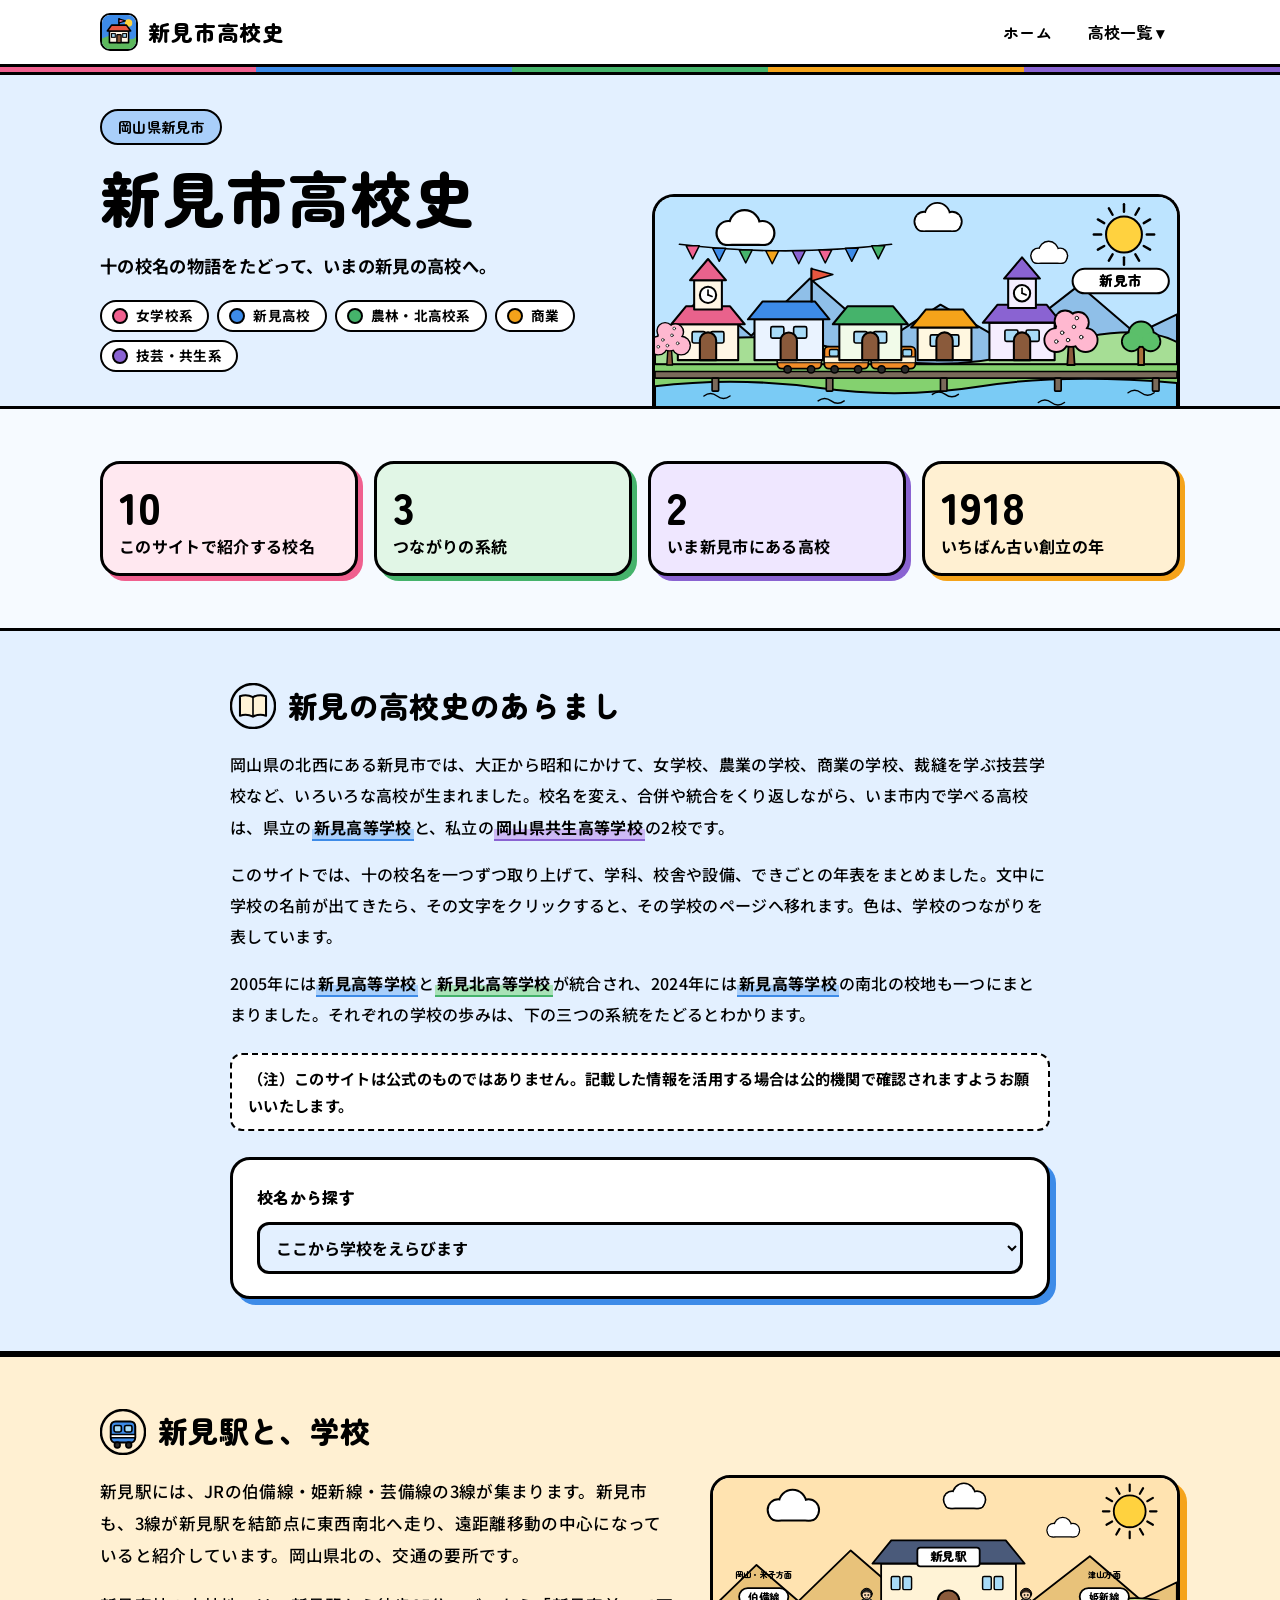
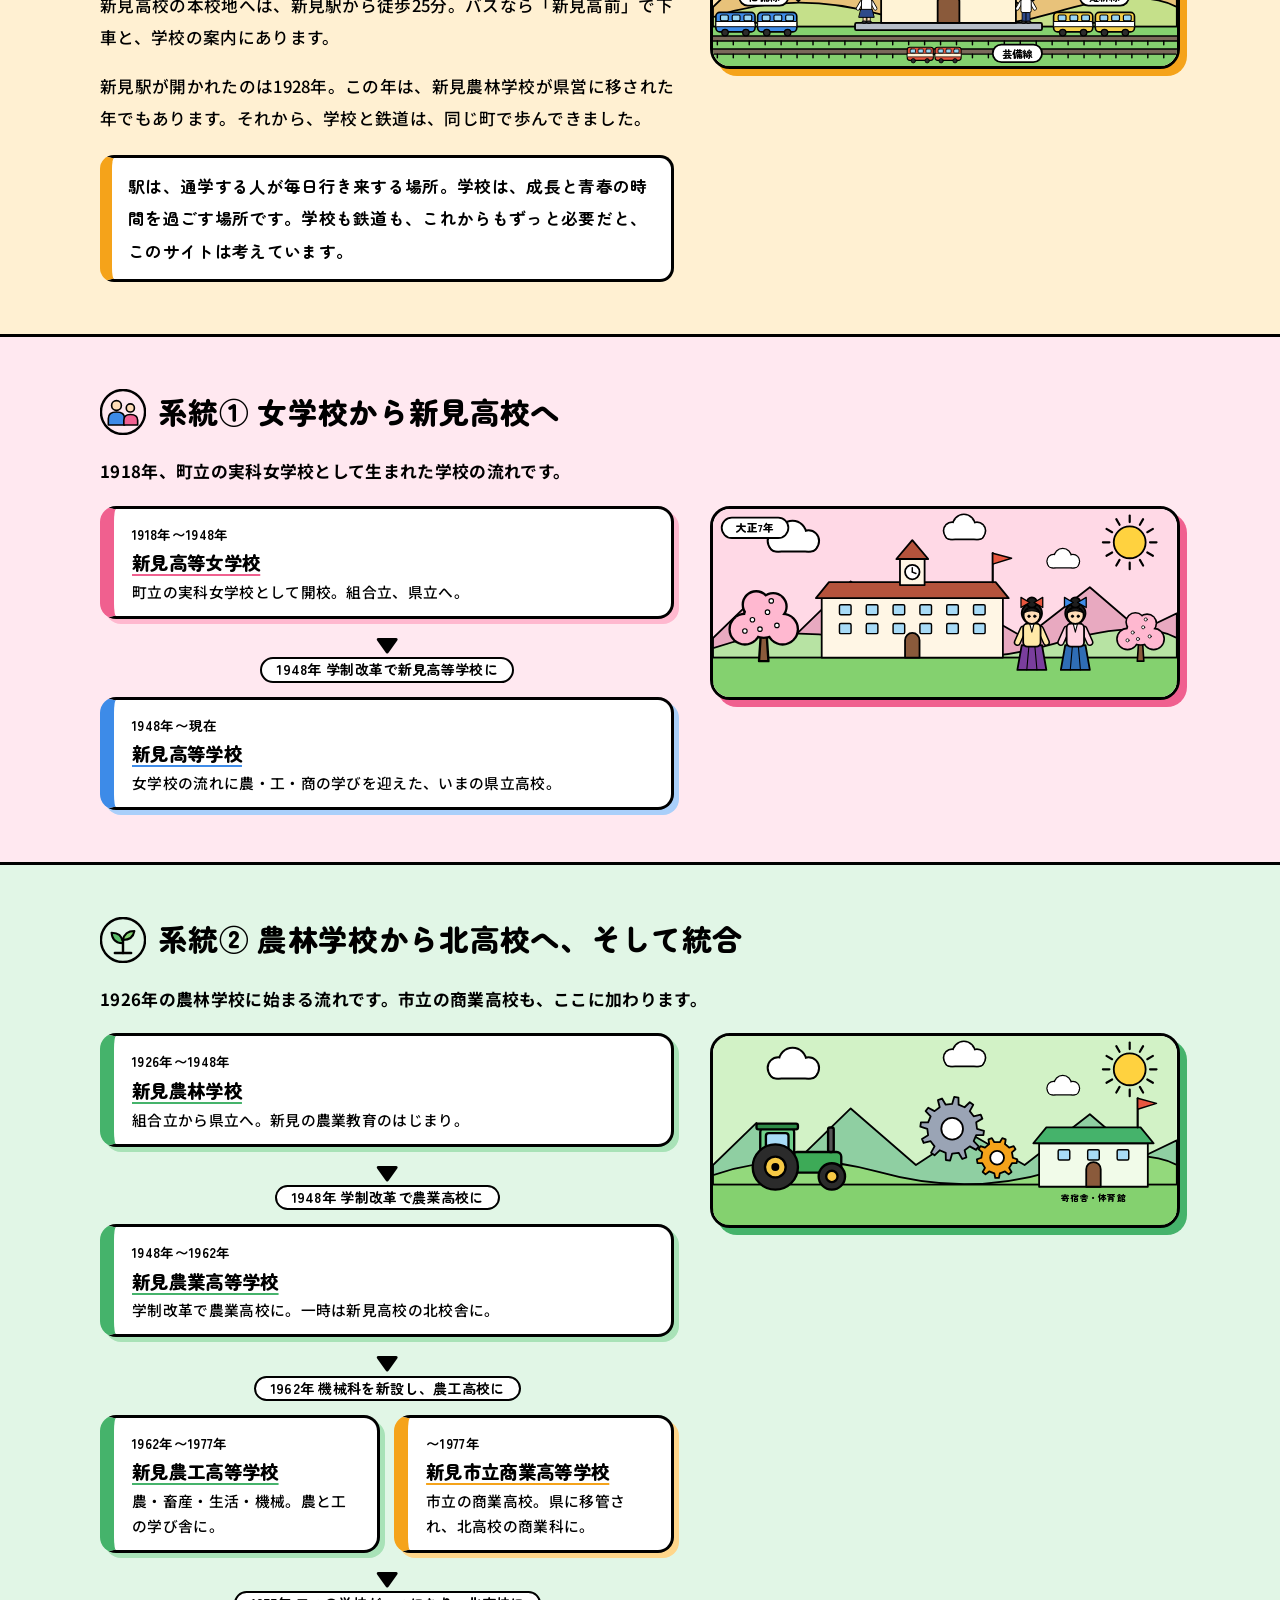
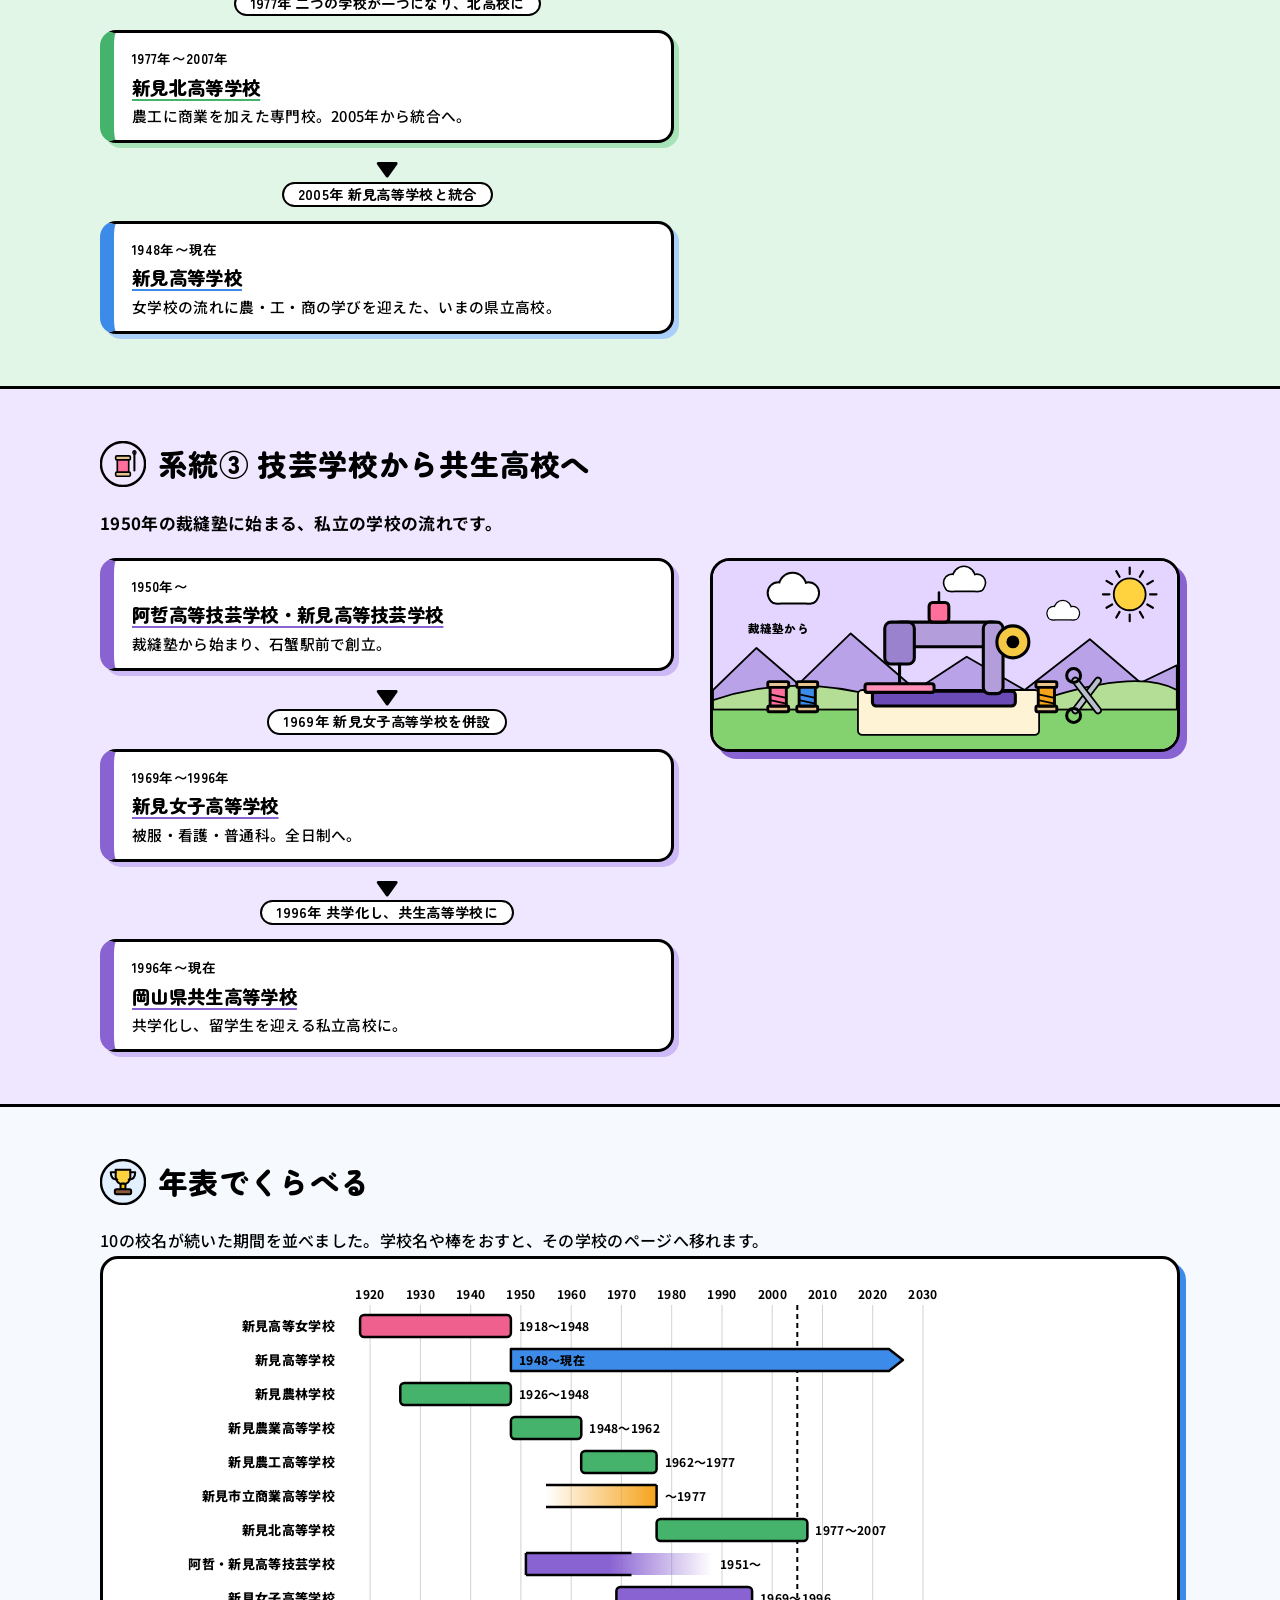
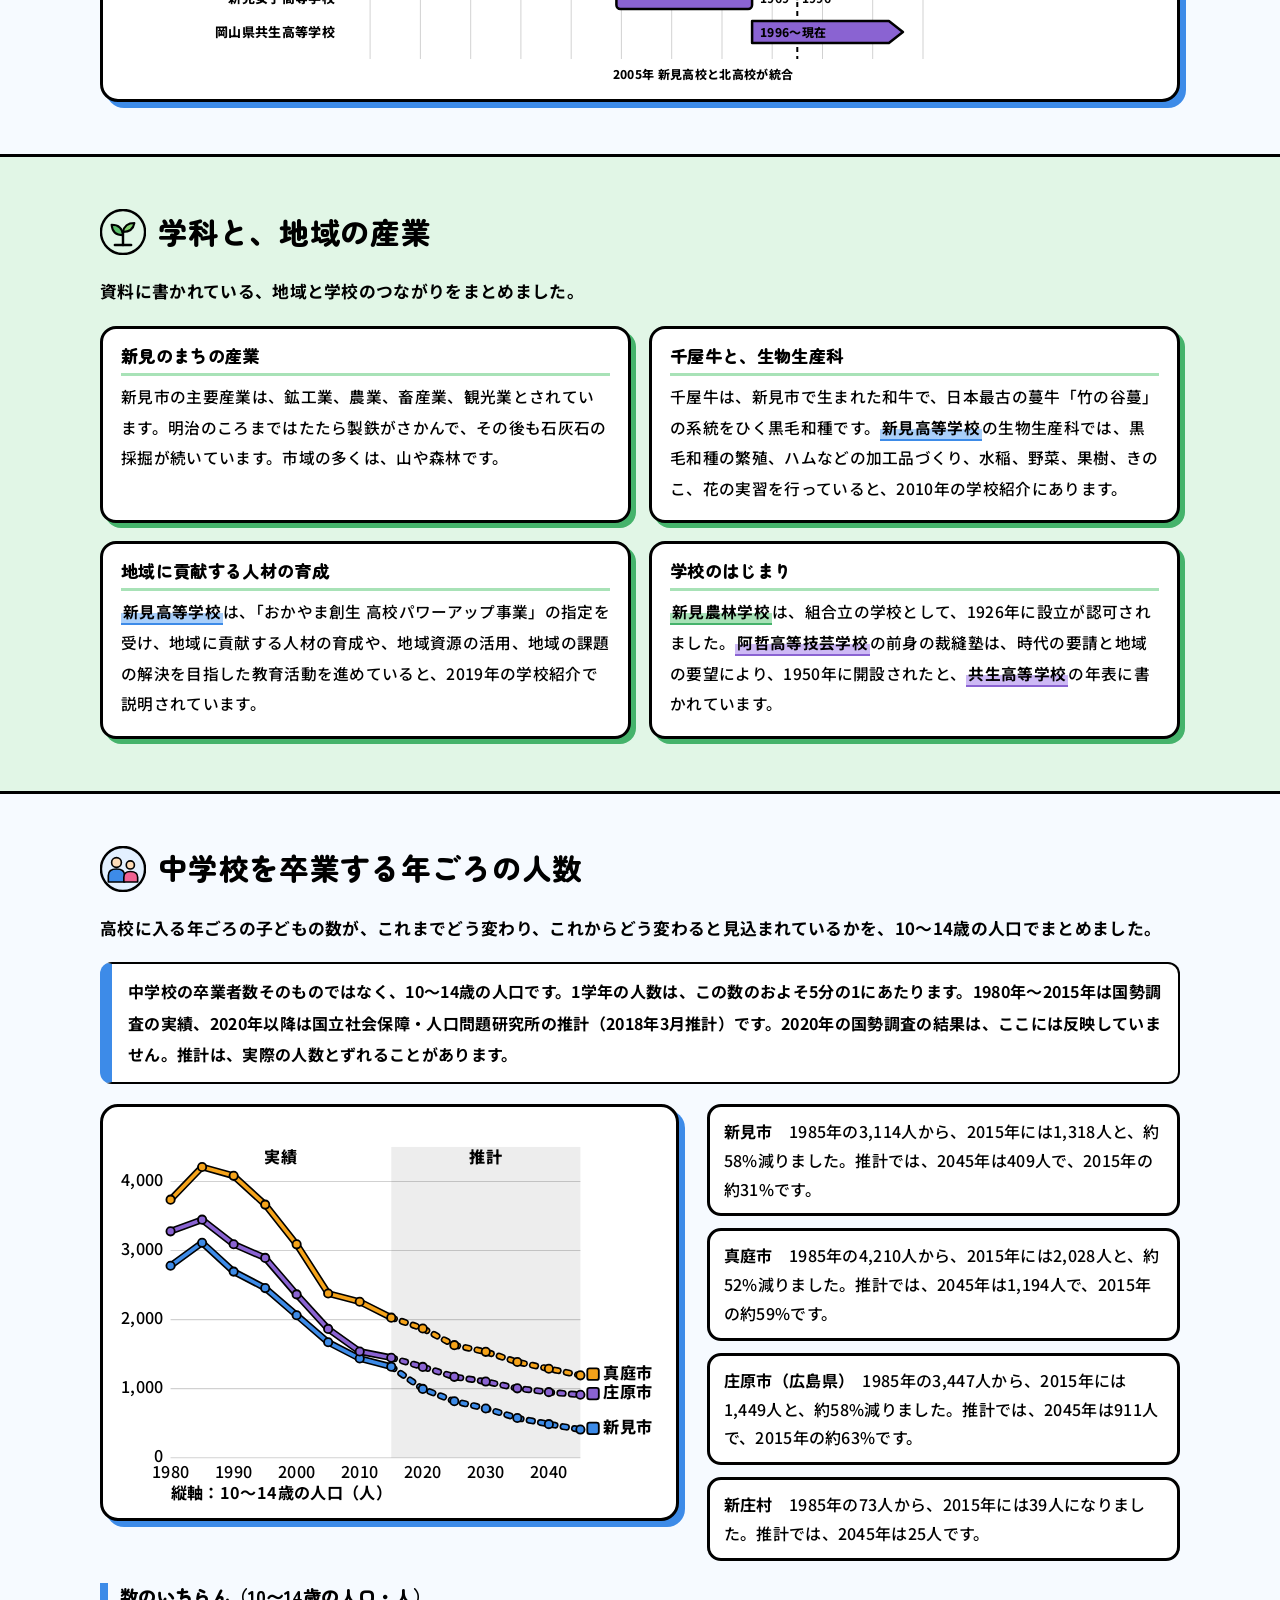
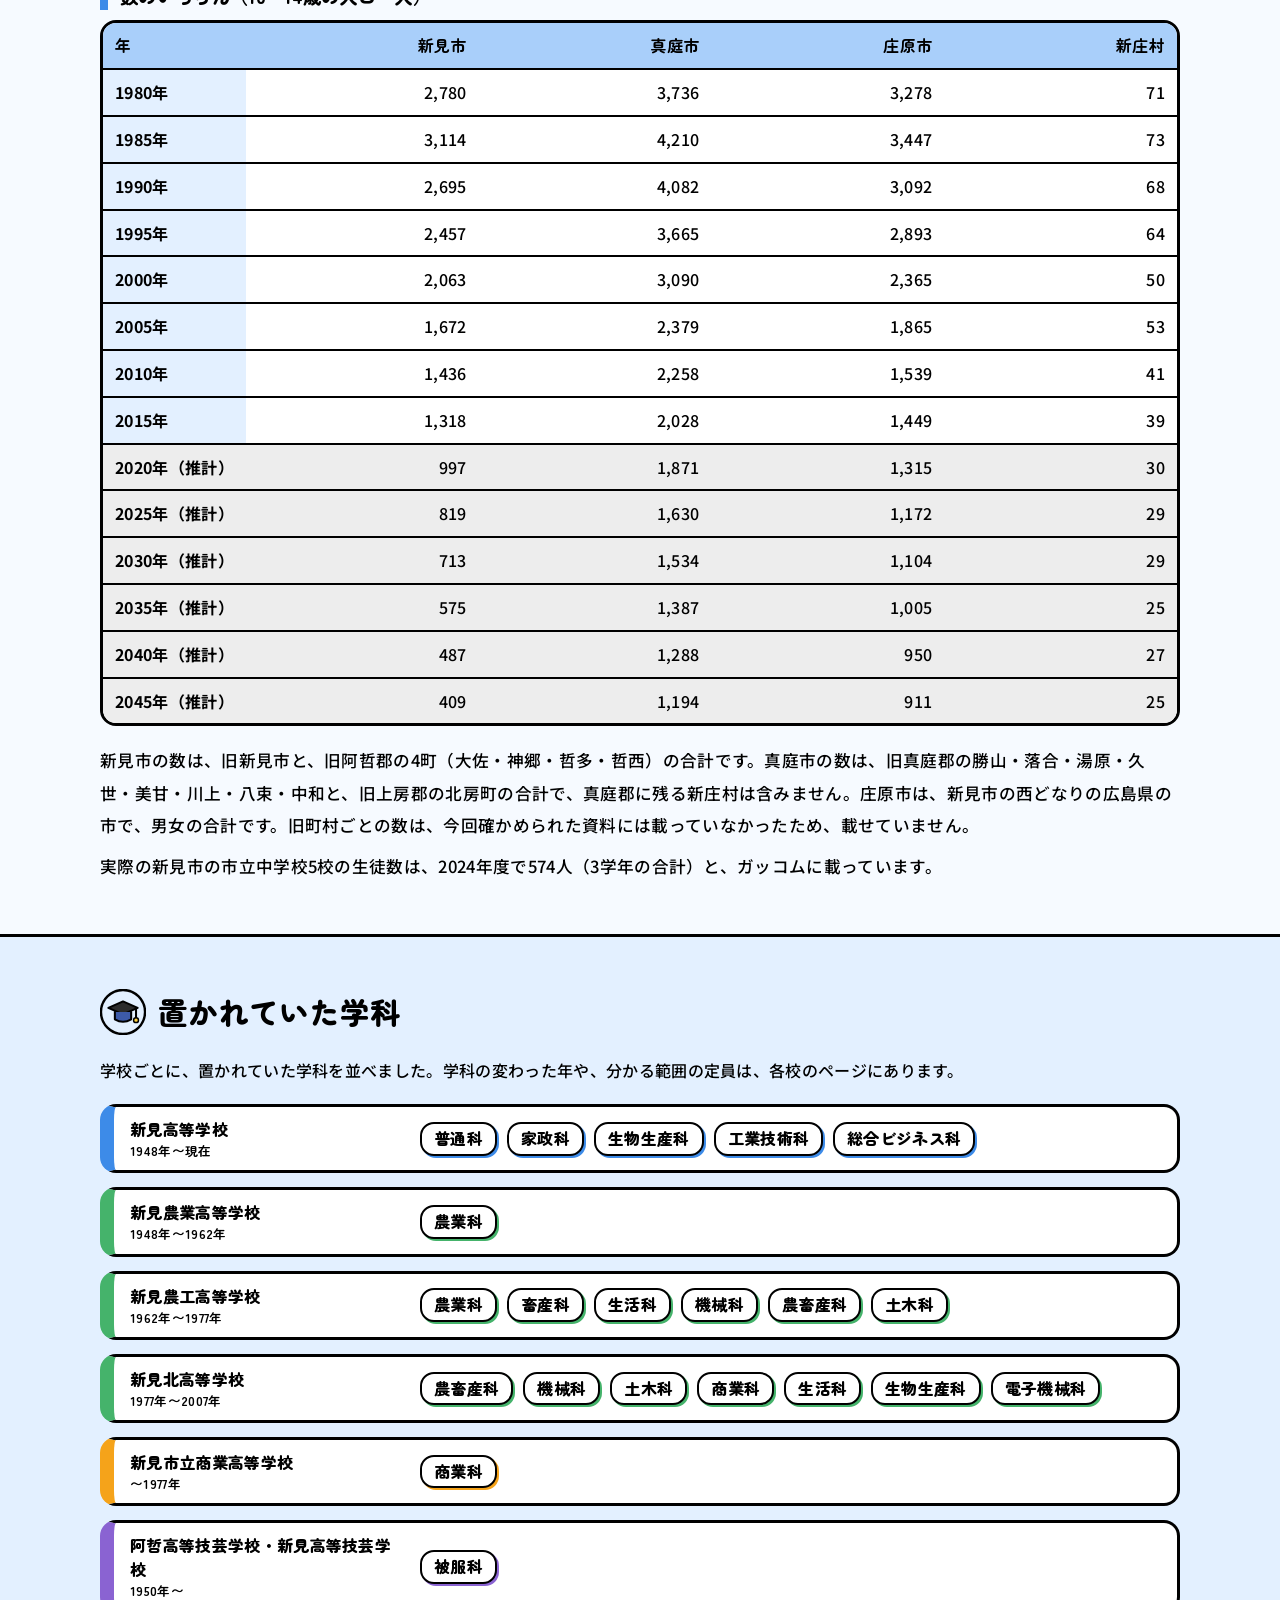
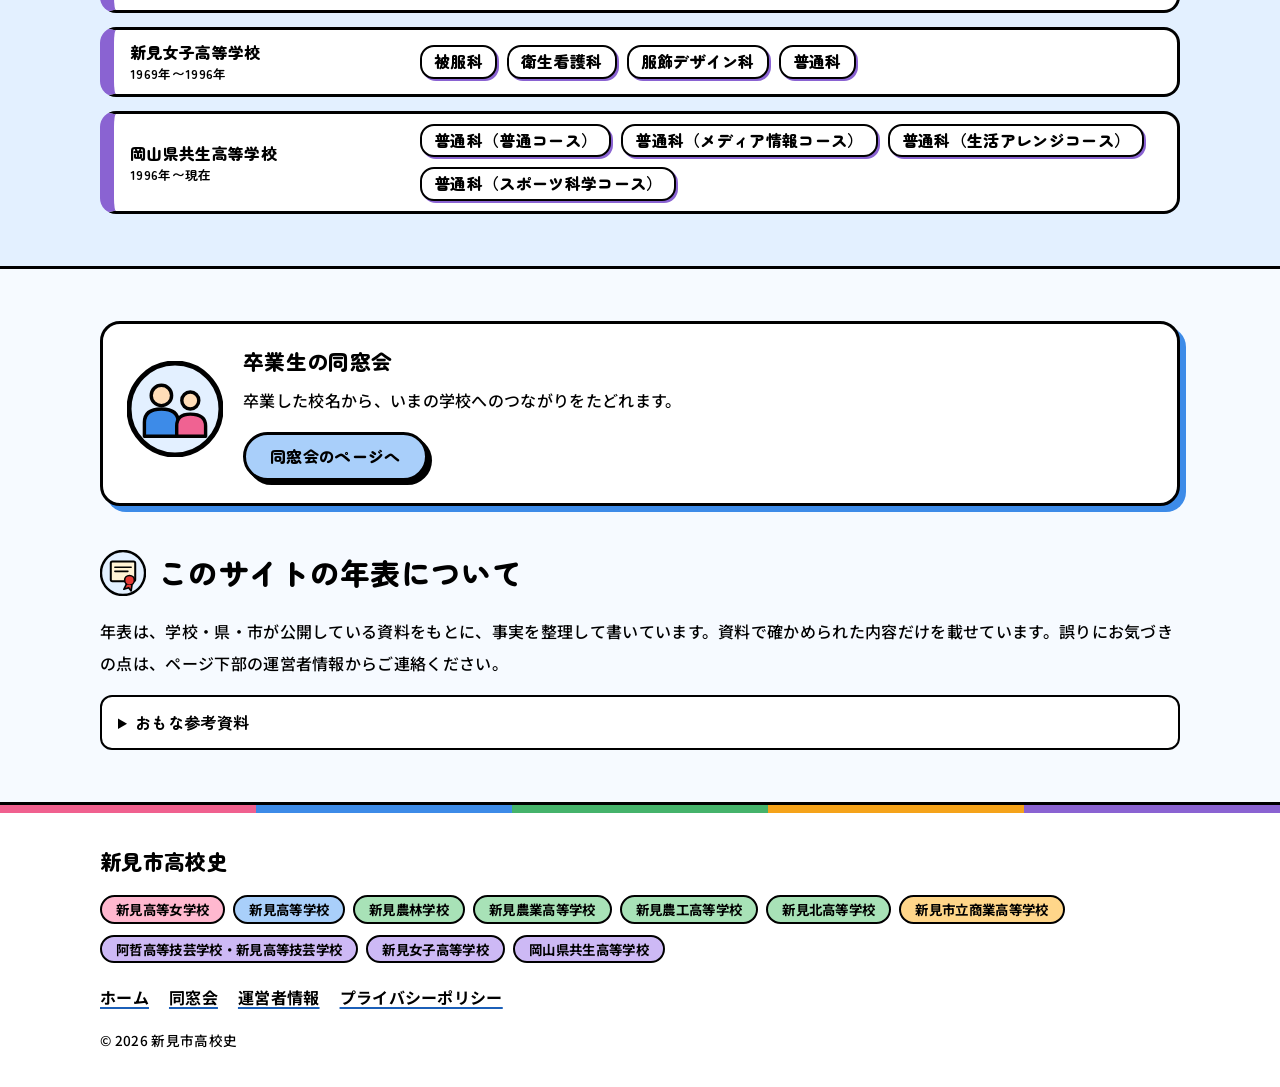
<file: index.html>
<!DOCTYPE html>
<html lang="ja">
<head>
<meta charset="utf-8">
<meta name="viewport" content="width=device-width, initial-scale=1">
<title>新見市高校史｜岡山県新見市の高校の歴史と、いまへ続く道すじ</title>
<meta name="description" content="岡山県新見市に生まれた10の校名の沿革を、学科・校舎や設備・できごとの年表でたどる、新見市高校史。女学校、農林・農工、商業、技芸学校から、新見高校と共生高校へ。">
<meta name="robots" content="index, follow">
<link rel="canonical" href="https://leben-k.github.io/koukouniimi/">
<meta name="theme-color" content="#3D8BE8">
<meta name="google-site-verification" content="Bv_QfgbNhS0sye9EdAuZ9-CzvTdoQvYTlSCXWUFuRCQ" />
<link rel="icon" href="favicon.ico" sizes="any">
<link rel="icon" href="favicon.svg" type="image/svg+xml">
<link rel="apple-touch-icon" href="apple-touch-icon.png">
<link rel="preconnect" href="https://fonts.googleapis.com">
<link rel="preconnect" href="https://fonts.gstatic.com" crossorigin>
<link href="https://fonts.googleapis.com/css2?family=Noto+Sans+JP:wght@400;500;700&family=Zen+Maru+Gothic:wght@500;700;900&display=swap" rel="stylesheet">
<link rel="stylesheet" href="style.css">
<!-- 解析タグ（Googleアナリティクスなど）を使う場合は、ここに貼り付けます -->
</head>
<body class="t-blue home">
<a class="skip" href="#main">本文へ移動</a>
<header class="site-header">
  <div class="wrap bar">
    <a class="brand" href="index.html"><img src="favicon.svg" alt="" width="38" height="38"><span>新見市高校史</span></a>
    <nav class="gnav" aria-label="メインメニュー">
      <a href="index.html">ホーム</a>
      <div class="dd">
        <button class="dd-btn" type="button" aria-expanded="false" aria-controls="dd-panel">高校一覧<span aria-hidden="true"> ▾</span></button>
        <div class="dd-panel" id="dd-panel" hidden><div class="dd-group t-rose"><p class="dd-title">女学校の系統</p><ul><li><a href="school/jogakko.html">新見高等女学校<small>1918年〜1948年</small></a></li></ul></div><div class="dd-group t-blue"><p class="dd-title">新見高校</p><ul><li><a href="school/niimi.html">新見高等学校<small>1948年〜現在</small></a></li></ul></div><div class="dd-group t-green"><p class="dd-title">農林・北高校の系統</p><ul><li><a href="school/norin.html">新見農林学校<small>1926年〜1948年</small></a></li><li><a href="school/nogyo.html">新見農業高等学校<small>1948年〜1962年</small></a></li><li><a href="school/nokou.html">新見農工高等学校<small>1962年〜1977年</small></a></li><li><a href="school/kita.html">新見北高等学校<small>1977年〜2007年</small></a></li></ul></div><div class="dd-group t-orange"><p class="dd-title">商業高校</p><ul><li><a href="school/shogyo.html">新見市立商業高等学校<small>〜1977年</small></a></li></ul></div><div class="dd-group t-purple"><p class="dd-title">技芸・共生の系統</p><ul><li><a href="school/gigei.html">阿哲高等技芸学校・新見高等技芸学校<small>1950年〜</small></a></li><li><a href="school/jyoshi.html">新見女子高等学校<small>1969年〜1996年</small></a></li><li><a href="school/kyousei.html">岡山県共生高等学校<small>1996年〜現在</small></a></li></ul></div></div>
      </div>
    </nav>
  </div>
  <div class="stripe" aria-hidden="true"></div>
</header>
<main id="main">
<section class="hero t-blue home-hero">
  <div class="wrap hero-grid">
    <div class="hero-text">
      <p class="badge">岡山県新見市</p>
      <h1>新見市高校史</h1>
      <p class="lead">十の校名の物語をたどって、いまの新見の高校へ。</p>
      <ul class="legend" aria-label="色の意味"><li class="lg t-rose"><span class="dot"></span>女学校系</li><li class="lg t-blue"><span class="dot"></span>新見高校</li><li class="lg t-green"><span class="dot"></span>農林・北高校系</li><li class="lg t-orange"><span class="dot"></span>商業</li><li class="lg t-purple"><span class="dot"></span>技芸・共生系</li></ul>
    </div>
    <div class="hero-art"><svg class="ill" viewBox="0 0 640 260" xmlns="http://www.w3.org/2000/svg" role="img" aria-label="新見市の山と川、鉄道、五色の校舎が並ぶ風景"><rect width="640" height="260" fill="#BDE4FF"/><line x1="603.0" y1="46.0" x2="612.0" y2="46.0" stroke="#000" stroke-width="3" stroke-linecap="round"/><line x1="599.2487113059643" y1="60.0" x2="607.0429399400242" y2="64.5" stroke="#000" stroke-width="3" stroke-linecap="round"/><line x1="589.0" y1="70.24871130596428" x2="593.5" y2="78.04293994002423" stroke="#000" stroke-width="3" stroke-linecap="round"/><line x1="575.0" y1="74.0" x2="575.0" y2="83.0" stroke="#000" stroke-width="3" stroke-linecap="round"/><line x1="561.0" y1="70.24871130596429" x2="556.5" y2="78.04293994002424" stroke="#000" stroke-width="3" stroke-linecap="round"/><line x1="550.7512886940357" y1="60.0" x2="542.9570600599758" y2="64.5" stroke="#000" stroke-width="3" stroke-linecap="round"/><line x1="547.0" y1="46.0" x2="538.0" y2="46.00000000000001" stroke="#000" stroke-width="3" stroke-linecap="round"/><line x1="550.7512886940357" y1="31.999999999999996" x2="542.9570600599758" y2="27.499999999999996" stroke="#000" stroke-width="3" stroke-linecap="round"/><line x1="561.0" y1="21.751288694035726" x2="556.5" y2="13.957060059975781" stroke="#000" stroke-width="3" stroke-linecap="round"/><line x1="575.0" y1="18.0" x2="575.0" y2="9.0" stroke="#000" stroke-width="3" stroke-linecap="round"/><line x1="589.0" y1="21.75128869403572" x2="593.5" y2="13.957060059975774" stroke="#000" stroke-width="3" stroke-linecap="round"/><line x1="599.2487113059643" y1="31.999999999999986" x2="607.0429399400242" y2="27.499999999999982" stroke="#000" stroke-width="3" stroke-linecap="round"/><circle cx="575" cy="46" r="22" fill="#FFD23F" stroke="#000000" stroke-width="2.5" stroke-linejoin="round" stroke-linecap="round"/><g transform="translate(90 44) scale(1.1)" ><circle cx="0" cy="0" r="12" fill="#000000" stroke="#000000" stroke-width="5.0"/><circle cx="18" cy="-8" r="16" fill="#000000" stroke="#000000" stroke-width="5.0"/><circle cx="38" cy="0" r="12" fill="#000000" stroke="#000000" stroke-width="5.0"/><rect x="-10" y="-2" width="58" height="14" rx="7" fill="#000000" stroke="#000000" stroke-width="5.0"/><circle cx="0" cy="0" r="12" fill="#FFFFFF"/><circle cx="18" cy="-8" r="16" fill="#FFFFFF"/><circle cx="38" cy="0" r="12" fill="#FFFFFF"/><rect x="-10" y="-2" width="58" height="14" rx="7" fill="#FFFFFF"/></g><g transform="translate(330 30) scale(0.9)" ><circle cx="0" cy="0" r="12" fill="#000000" stroke="#000000" stroke-width="5.0"/><circle cx="18" cy="-8" r="16" fill="#000000" stroke="#000000" stroke-width="5.0"/><circle cx="38" cy="0" r="12" fill="#000000" stroke="#000000" stroke-width="5.0"/><rect x="-10" y="-2" width="58" height="14" rx="7" fill="#000000" stroke="#000000" stroke-width="5.0"/><circle cx="0" cy="0" r="12" fill="#FFFFFF"/><circle cx="18" cy="-8" r="16" fill="#FFFFFF"/><circle cx="38" cy="0" r="12" fill="#FFFFFF"/><rect x="-10" y="-2" width="58" height="14" rx="7" fill="#FFFFFF"/></g><g transform="translate(470 72) scale(0.7)" ><circle cx="0" cy="0" r="12" fill="#000000" stroke="#000000" stroke-width="5.0"/><circle cx="18" cy="-8" r="16" fill="#000000" stroke="#000000" stroke-width="5.0"/><circle cx="38" cy="0" r="12" fill="#000000" stroke="#000000" stroke-width="5.0"/><rect x="-10" y="-2" width="58" height="14" rx="7" fill="#000000" stroke="#000000" stroke-width="5.0"/><circle cx="0" cy="0" r="12" fill="#FFFFFF"/><circle cx="18" cy="-8" r="16" fill="#FFFFFF"/><circle cx="38" cy="0" r="12" fill="#FFFFFF"/><rect x="-10" y="-2" width="58" height="14" rx="7" fill="#FFFFFF"/></g><path d="M0,178 L60,120 L118,170 L190,100 L280,178 L350,132 L430,178 L520,108 L590,168 L640,144 L640,208 L0,208 Z" fill="#8FBFE8" stroke="#000000" stroke-width="2.5" stroke-linejoin="round" stroke-linecap="round"/><path d="M0,192 Q110,154 230,188 T470,186 T640,178 L640,260 L0,260 Z" fill="#A6DE95" stroke="#000000" stroke-width="2.5" stroke-linejoin="round" stroke-linecap="round"/><rect x="-4" y="205" width="648" height="60" fill="#84D16F" stroke="#000000" stroke-width="2.5"/><path d="M0,232 Q100,220 200,234 T400,232 T640,228 L640,262 L0,262 Z" fill="#7ACBF5" stroke="#000000" stroke-width="2.5" stroke-linejoin="round" stroke-linecap="round"/><path d="M60,244 q8,-6 16,0 q8,6 16,0" fill="none" stroke="#000000" stroke-width="1.8" stroke-linejoin="round" stroke-linecap="round"/><path d="M200,250 q8,-6 16,0 q8,6 16,0" fill="none" stroke="#000000" stroke-width="1.8" stroke-linejoin="round" stroke-linecap="round"/><path d="M340,242 q8,-6 16,0 q8,6 16,0" fill="none" stroke="#000000" stroke-width="1.8" stroke-linejoin="round" stroke-linecap="round"/><path d="M470,252 q8,-6 16,0 q8,6 16,0" fill="none" stroke="#000000" stroke-width="1.8" stroke-linejoin="round" stroke-linecap="round"/><path d="M580,240 q8,-6 16,0 q8,6 16,0" fill="none" stroke="#000000" stroke-width="1.8" stroke-linejoin="round" stroke-linecap="round"/><rect x="0" y="214" width="640" height="8" rx="1" fill="#7A6A5A" stroke="#000000" stroke-width="2" stroke-linejoin="round" stroke-linecap="round"/><rect x="70" y="222" width="8" height="16" rx="1" fill="#7A6A5A" stroke="#000000" stroke-width="2" stroke-linejoin="round" stroke-linecap="round"/><rect x="210" y="222" width="8" height="16" rx="1" fill="#7A6A5A" stroke="#000000" stroke-width="2" stroke-linejoin="round" stroke-linecap="round"/><rect x="350" y="222" width="8" height="16" rx="1" fill="#7A6A5A" stroke="#000000" stroke-width="2" stroke-linejoin="round" stroke-linecap="round"/><rect x="490" y="222" width="8" height="16" rx="1" fill="#7A6A5A" stroke="#000000" stroke-width="2" stroke-linejoin="round" stroke-linecap="round"/><rect x="610" y="222" width="8" height="16" rx="1" fill="#7A6A5A" stroke="#000000" stroke-width="2" stroke-linejoin="round" stroke-linecap="round"/><g transform="translate(150 214) scale(0.9)" ><rect x="0" y="-34" width="60" height="30" rx="6" fill="#F28C28" stroke="#000000" stroke-width="2.5" stroke-linejoin="round" stroke-linecap="round"/><rect x="0" y="-20" width="60" height="8" rx="1" fill="#FFF3D6" stroke="#000000" stroke-width="1.5" stroke-linejoin="round" stroke-linecap="round"/><rect x="7" y="-30" width="12" height="9" rx="2" fill="#9AD7F5" stroke="#000000" stroke-width="1.8" stroke-linejoin="round" stroke-linecap="round"/><rect x="25" y="-30" width="12" height="9" rx="2" fill="#9AD7F5" stroke="#000000" stroke-width="1.8" stroke-linejoin="round" stroke-linecap="round"/><rect x="43" y="-30" width="12" height="9" rx="2" fill="#9AD7F5" stroke="#000000" stroke-width="1.8" stroke-linejoin="round" stroke-linecap="round"/><circle cx="14" cy="-3" r="5" fill="#2B2B2B" stroke="#000000" stroke-width="2" stroke-linejoin="round" stroke-linecap="round"/><circle cx="46" cy="-3" r="5" fill="#2B2B2B" stroke="#000000" stroke-width="2" stroke-linejoin="round" stroke-linecap="round"/><line x1="60" y1="-18" x2="64" y2="-18" stroke="#000000" stroke-width="3" stroke-linecap="round"/><rect x="64" y="-34" width="60" height="30" rx="6" fill="#F28C28" stroke="#000000" stroke-width="2.5" stroke-linejoin="round" stroke-linecap="round"/><rect x="64" y="-20" width="60" height="8" rx="1" fill="#FFF3D6" stroke="#000000" stroke-width="1.5" stroke-linejoin="round" stroke-linecap="round"/><rect x="71" y="-30" width="12" height="9" rx="2" fill="#9AD7F5" stroke="#000000" stroke-width="1.8" stroke-linejoin="round" stroke-linecap="round"/><rect x="89" y="-30" width="12" height="9" rx="2" fill="#9AD7F5" stroke="#000000" stroke-width="1.8" stroke-linejoin="round" stroke-linecap="round"/><rect x="107" y="-30" width="12" height="9" rx="2" fill="#9AD7F5" stroke="#000000" stroke-width="1.8" stroke-linejoin="round" stroke-linecap="round"/><circle cx="78" cy="-3" r="5" fill="#2B2B2B" stroke="#000000" stroke-width="2" stroke-linejoin="round" stroke-linecap="round"/><circle cx="110" cy="-3" r="5" fill="#2B2B2B" stroke="#000000" stroke-width="2" stroke-linejoin="round" stroke-linecap="round"/><line x1="124" y1="-18" x2="128" y2="-18" stroke="#000000" stroke-width="3" stroke-linecap="round"/><rect x="128" y="-34" width="60" height="30" rx="6" fill="#F28C28" stroke="#000000" stroke-width="2.5" stroke-linejoin="round" stroke-linecap="round"/><rect x="128" y="-20" width="60" height="8" rx="1" fill="#FFF3D6" stroke="#000000" stroke-width="1.5" stroke-linejoin="round" stroke-linecap="round"/><rect x="135" y="-30" width="12" height="9" rx="2" fill="#9AD7F5" stroke="#000000" stroke-width="1.8" stroke-linejoin="round" stroke-linecap="round"/><rect x="153" y="-30" width="12" height="9" rx="2" fill="#9AD7F5" stroke="#000000" stroke-width="1.8" stroke-linejoin="round" stroke-linecap="round"/><rect x="171" y="-30" width="12" height="9" rx="2" fill="#9AD7F5" stroke="#000000" stroke-width="1.8" stroke-linejoin="round" stroke-linecap="round"/><circle cx="142" cy="-3" r="5" fill="#2B2B2B" stroke="#000000" stroke-width="2" stroke-linejoin="round" stroke-linecap="round"/><circle cx="174" cy="-3" r="5" fill="#2B2B2B" stroke="#000000" stroke-width="2" stroke-linejoin="round" stroke-linecap="round"/></g><rect x="28" y="156" width="74" height="44" rx="0" fill="#FFF6E5" stroke="#000000" stroke-width="2.5" stroke-linejoin="round" stroke-linecap="round"/><polygon points="20,156 110,156 92,134 38,134" fill="#E9628C" stroke="#000000" stroke-width="2.5" stroke-linejoin="round" stroke-linecap="round"/><rect x="45.5" y="165" width="16" height="14" rx="2" fill="#A8DBF7" stroke="#000000" stroke-width="2" stroke-linejoin="round" stroke-linecap="round"/><rect x="68.5" y="165" width="16" height="14" rx="2" fill="#A8DBF7" stroke="#000000" stroke-width="2" stroke-linejoin="round" stroke-linecap="round"/><path d="M55.0,200 v-24 a10,10 0 0 1 20,0 v24 z" fill="#8A5A3B" stroke="#000000" stroke-width="2.5" stroke-linejoin="round" stroke-linecap="round"/><rect x="48.0" y="102" width="34" height="36" rx="0" fill="#FFF6E5" stroke="#000000" stroke-width="2.5" stroke-linejoin="round" stroke-linecap="round"/><polygon points="43.0,102 87.0,102 65.0,76" fill="#E9628C" stroke="#000000" stroke-width="2.5" stroke-linejoin="round" stroke-linecap="round"/><circle cx="65.0" cy="120" r="10" fill="#FFFFFF" stroke="#000000" stroke-width="2.5" stroke-linejoin="round" stroke-linecap="round"/><line x1="65.0" y1="120" x2="65.0" y2="114" stroke="#000000" stroke-width="2" stroke-linecap="round"/><line x1="65.0" y1="120" x2="70.0" y2="122" stroke="#000000" stroke-width="2" stroke-linecap="round"/><rect x="122" y="150" width="84" height="50" rx="0" fill="#EAF3FF" stroke="#000000" stroke-width="2.5" stroke-linejoin="round" stroke-linecap="round"/><polygon points="114,150 214,150 196,128 132,128" fill="#3D8BE8" stroke="#000000" stroke-width="2.5" stroke-linejoin="round" stroke-linecap="round"/><rect x="142.0" y="159" width="16" height="14" rx="2" fill="#A8DBF7" stroke="#000000" stroke-width="2" stroke-linejoin="round" stroke-linecap="round"/><rect x="170.0" y="159" width="16" height="14" rx="2" fill="#A8DBF7" stroke="#000000" stroke-width="2" stroke-linejoin="round" stroke-linecap="round"/><path d="M154.0,200 v-24 a10,10 0 0 1 20,0 v24 z" fill="#8A5A3B" stroke="#000000" stroke-width="2.5" stroke-linejoin="round" stroke-linecap="round"/><line x1="192" y1="128" x2="192" y2="88" stroke="#000000" stroke-width="3" stroke-linecap="round"/><polygon points="192,88 218,95 192,103" fill="#E8563F" stroke="#000000" stroke-width="2" stroke-linejoin="round" stroke-linecap="round"/><rect x="226" y="156" width="76" height="44" rx="0" fill="#F1FBE9" stroke="#000000" stroke-width="2.5" stroke-linejoin="round" stroke-linecap="round"/><polygon points="218,156 310,156 292,134 236,134" fill="#45B36B" stroke="#000000" stroke-width="2.5" stroke-linejoin="round" stroke-linecap="round"/><rect x="244.0" y="165" width="16" height="14" rx="2" fill="#A8DBF7" stroke="#000000" stroke-width="2" stroke-linejoin="round" stroke-linecap="round"/><rect x="268.0" y="165" width="16" height="14" rx="2" fill="#A8DBF7" stroke="#000000" stroke-width="2" stroke-linejoin="round" stroke-linecap="round"/><path d="M254.0,200 v-24 a10,10 0 0 1 20,0 v24 z" fill="#8A5A3B" stroke="#000000" stroke-width="2.5" stroke-linejoin="round" stroke-linecap="round"/><rect x="322" y="160" width="66" height="40" rx="0" fill="#FFF7E0" stroke="#000000" stroke-width="2.5" stroke-linejoin="round" stroke-linecap="round"/><polygon points="314,160 396,160 378,138 332,138" fill="#F5A31A" stroke="#000000" stroke-width="2.5" stroke-linejoin="round" stroke-linecap="round"/><rect x="337.5" y="169" width="16" height="14" rx="2" fill="#A8DBF7" stroke="#000000" stroke-width="2" stroke-linejoin="round" stroke-linecap="round"/><rect x="356.5" y="169" width="16" height="14" rx="2" fill="#A8DBF7" stroke="#000000" stroke-width="2" stroke-linejoin="round" stroke-linecap="round"/><path d="M345.0,200 v-24 a10,10 0 0 1 20,0 v24 z" fill="#8A5A3B" stroke="#000000" stroke-width="2.5" stroke-linejoin="round" stroke-linecap="round"/><rect x="410" y="154" width="80" height="46" rx="0" fill="#F5EEFF" stroke="#000000" stroke-width="2.5" stroke-linejoin="round" stroke-linecap="round"/><polygon points="402,154 498,154 480,132 420,132" fill="#8A63D2" stroke="#000000" stroke-width="2.5" stroke-linejoin="round" stroke-linecap="round"/><rect x="429.0" y="163" width="16" height="14" rx="2" fill="#A8DBF7" stroke="#000000" stroke-width="2" stroke-linejoin="round" stroke-linecap="round"/><rect x="455.0" y="163" width="16" height="14" rx="2" fill="#A8DBF7" stroke="#000000" stroke-width="2" stroke-linejoin="round" stroke-linecap="round"/><path d="M440.0,200 v-24 a10,10 0 0 1 20,0 v24 z" fill="#8A5A3B" stroke="#000000" stroke-width="2.5" stroke-linejoin="round" stroke-linecap="round"/><rect x="433.0" y="100" width="34" height="36" rx="0" fill="#F5EEFF" stroke="#000000" stroke-width="2.5" stroke-linejoin="round" stroke-linecap="round"/><polygon points="428.0,100 472.0,100 450.0,74" fill="#8A63D2" stroke="#000000" stroke-width="2.5" stroke-linejoin="round" stroke-linecap="round"/><circle cx="450.0" cy="118" r="10" fill="#FFFFFF" stroke="#000000" stroke-width="2.5" stroke-linejoin="round" stroke-linecap="round"/><line x1="450.0" y1="118" x2="450.0" y2="112" stroke="#000000" stroke-width="2" stroke-linecap="round"/><line x1="450.0" y1="118" x2="455.0" y2="120" stroke="#000000" stroke-width="2" stroke-linecap="round"/><g transform="translate(510 206) scale(0.9)" ><polygon points="-5,0 5,0 3,-30 -3,-30" fill="#8A5A3B" stroke="#000000" stroke-width="2.5" stroke-linejoin="round" stroke-linecap="round"/><circle cx="0" cy="-46" r="20" fill="#000000" stroke="#000000" stroke-width="5.0"/><circle cx="-20" cy="-34" r="15" fill="#000000" stroke="#000000" stroke-width="5.0"/><circle cx="20" cy="-34" r="15" fill="#000000" stroke="#000000" stroke-width="5.0"/><circle cx="-8" cy="-60" r="13" fill="#000000" stroke="#000000" stroke-width="5.0"/><circle cx="10" cy="-58" r="13" fill="#000000" stroke="#000000" stroke-width="5.0"/><circle cx="0" cy="-46" r="20" fill="#FFB8D0"/><circle cx="-20" cy="-34" r="15" fill="#FFB8D0"/><circle cx="20" cy="-34" r="15" fill="#FFB8D0"/><circle cx="-8" cy="-60" r="13" fill="#FFB8D0"/><circle cx="10" cy="-58" r="13" fill="#FFB8D0"/><circle cx="-12" cy="-44" r="2.4" fill="#FFFFFF" stroke="#000000" stroke-width="1.2" stroke-linejoin="round" stroke-linecap="round"/><circle cx="4" cy="-52" r="2.4" fill="#FFFFFF" stroke="#000000" stroke-width="1.2" stroke-linejoin="round" stroke-linecap="round"/><circle cx="14" cy="-38" r="2.4" fill="#FFFFFF" stroke="#000000" stroke-width="1.2" stroke-linejoin="round" stroke-linecap="round"/><circle cx="-4" cy="-34" r="2.4" fill="#FFFFFF" stroke="#000000" stroke-width="1.2" stroke-linejoin="round" stroke-linecap="round"/><circle cx="-20" cy="-32" r="2.4" fill="#FFFFFF" stroke="#000000" stroke-width="1.2" stroke-linejoin="round" stroke-linecap="round"/><circle cx="8" cy="-64" r="2.4" fill="#FFFFFF" stroke="#000000" stroke-width="1.2" stroke-linejoin="round" stroke-linecap="round"/></g><g transform="translate(18 206) scale(0.7)" ><polygon points="-5,0 5,0 3,-30 -3,-30" fill="#8A5A3B" stroke="#000000" stroke-width="2.5" stroke-linejoin="round" stroke-linecap="round"/><circle cx="0" cy="-46" r="20" fill="#000000" stroke="#000000" stroke-width="5.0"/><circle cx="-20" cy="-34" r="15" fill="#000000" stroke="#000000" stroke-width="5.0"/><circle cx="20" cy="-34" r="15" fill="#000000" stroke="#000000" stroke-width="5.0"/><circle cx="-8" cy="-60" r="13" fill="#000000" stroke="#000000" stroke-width="5.0"/><circle cx="10" cy="-58" r="13" fill="#000000" stroke="#000000" stroke-width="5.0"/><circle cx="0" cy="-46" r="20" fill="#FFB8D0"/><circle cx="-20" cy="-34" r="15" fill="#FFB8D0"/><circle cx="20" cy="-34" r="15" fill="#FFB8D0"/><circle cx="-8" cy="-60" r="13" fill="#FFB8D0"/><circle cx="10" cy="-58" r="13" fill="#FFB8D0"/><circle cx="-12" cy="-44" r="2.4" fill="#FFFFFF" stroke="#000000" stroke-width="1.2" stroke-linejoin="round" stroke-linecap="round"/><circle cx="4" cy="-52" r="2.4" fill="#FFFFFF" stroke="#000000" stroke-width="1.2" stroke-linejoin="round" stroke-linecap="round"/><circle cx="14" cy="-38" r="2.4" fill="#FFFFFF" stroke="#000000" stroke-width="1.2" stroke-linejoin="round" stroke-linecap="round"/><circle cx="-4" cy="-34" r="2.4" fill="#FFFFFF" stroke="#000000" stroke-width="1.2" stroke-linejoin="round" stroke-linecap="round"/><circle cx="-20" cy="-32" r="2.4" fill="#FFFFFF" stroke="#000000" stroke-width="1.2" stroke-linejoin="round" stroke-linecap="round"/><circle cx="8" cy="-64" r="2.4" fill="#FFFFFF" stroke="#000000" stroke-width="1.2" stroke-linejoin="round" stroke-linecap="round"/></g><g transform="translate(596 206) scale(0.9)" ><rect x="-4" y="-26" width="8" height="26" rx="0" fill="#A9713B" stroke="#000000" stroke-width="2.5" stroke-linejoin="round" stroke-linecap="round"/><circle cx="0" cy="-42" r="16" fill="#000000" stroke="#000000" stroke-width="5.0"/><circle cx="-13" cy="-32" r="12" fill="#000000" stroke="#000000" stroke-width="5.0"/><circle cx="13" cy="-32" r="12" fill="#000000" stroke="#000000" stroke-width="5.0"/><circle cx="0" cy="-42" r="16" fill="#5BBF6A"/><circle cx="-13" cy="-32" r="12" fill="#5BBF6A"/><circle cx="13" cy="-32" r="12" fill="#5BBF6A"/></g><path d="M30,58 Q160.0,74 290,58" fill="none" stroke="#000000" stroke-width="2" stroke-linejoin="round" stroke-linecap="round"/><polygon points="38.25,59.875 54.25,59.875 46.25,75.875" fill="#F06292" stroke="#000000" stroke-width="1.8" stroke-linejoin="round" stroke-linecap="round"/><polygon points="70.75,62.875 86.75,62.875 78.75,78.875" fill="#3D8BE8" stroke="#000000" stroke-width="1.8" stroke-linejoin="round" stroke-linecap="round"/><polygon points="103.25,64.875 119.25,64.875 111.25,80.875" fill="#45B36B" stroke="#000000" stroke-width="1.8" stroke-linejoin="round" stroke-linecap="round"/><polygon points="135.75,65.875 151.75,65.875 143.75,81.875" fill="#F5A31A" stroke="#000000" stroke-width="1.8" stroke-linejoin="round" stroke-linecap="round"/><polygon points="168.25,65.875 184.25,65.875 176.25,81.875" fill="#8A63D2" stroke="#000000" stroke-width="1.8" stroke-linejoin="round" stroke-linecap="round"/><polygon points="200.75,64.875 216.75,64.875 208.75,80.875" fill="#F06292" stroke="#000000" stroke-width="1.8" stroke-linejoin="round" stroke-linecap="round"/><polygon points="233.25,62.875 249.25,62.875 241.25,78.875" fill="#3D8BE8" stroke="#000000" stroke-width="1.8" stroke-linejoin="round" stroke-linecap="round"/><polygon points="265.75,59.875 281.75,59.875 273.75,75.875" fill="#45B36B" stroke="#000000" stroke-width="1.8" stroke-linejoin="round" stroke-linecap="round"/><g transform="translate(512 88) scale(1)" ><rect x="0" y="0" width="118" height="30" rx="15" fill="#FFFFFF" stroke="#000000" stroke-width="2.5" stroke-linejoin="round" stroke-linecap="round"/><text x="59" y="21" text-anchor="middle" font-size="17" font-weight="800" fill="#000000" font-family="'Zen Maru Gothic','Noto Sans JP',sans-serif">新見市</text></g></svg></div>
  </div>
</section>
<section class="sec">
  <div class="wrap">
    <ul class="stats">
      <li class="stat t-rose"><span class="num">10</span><span>このサイトで紹介する校名</span></li>
      <li class="stat t-green"><span class="num">3</span><span>つながりの系統</span></li>
      <li class="stat t-purple"><span class="num">2</span><span>いま新見市にある高校</span></li>
      <li class="stat t-orange"><span class="num">1918</span><span>いちばん古い創立の年</span></li>
    </ul>
  </div>
</section>
<section class="sec alt">
  <div class="wrap narrow">
    <h2 class="h2"><span class="h2-ico"><svg class="ico" viewBox="0 0 48 48" xmlns="http://www.w3.org/2000/svg" aria-hidden="true"><circle class="ico-bg" cx="24" cy="24" r="23" stroke="#000000" stroke-width="2.5"/><g transform="translate(3.6 3.6) scale(0.85)"><path d="M24,13 q-8,-4 -16,-1 v24 q8,-3 16,1 q8,-4 16,-1 v-24 q-8,-3 -16,1 z" fill="#FFF3D6" stroke="#000000" stroke-width="2.5" stroke-linejoin="round" stroke-linecap="round"/><line x1="24" y1="13" x2="24" y2="37" stroke="#000000" stroke-width="2" stroke-linecap="round"/></g></svg></span>新見の高校史のあらまし</h2>
    <p>岡山県の北西にある新見市では、大正から昭和にかけて、女学校、農業の学校、商業の学校、裁縫を学ぶ技芸学校など、いろいろな高校が生まれました。校名を変え、合併や統合をくり返しながら、いま市内で学べる高校は、県立の<a class="sl t-blue" href="school/niimi.html">新見高等学校</a>と、私立の<a class="sl t-purple" href="school/kyousei.html">岡山県共生高等学校</a>の2校です。</p>
    <p>このサイトでは、十の校名を一つずつ取り上げて、学科、校舎や設備、できごとの年表をまとめました。文中に学校の名前が出てきたら、その文字をクリックすると、その学校のページへ移れます。色は、学校のつながりを表しています。</p>
    <p>2005年には<a class="sl t-blue" href="school/niimi.html">新見高等学校</a>と<a class="sl t-green" href="school/kita.html">新見北高等学校</a>が統合され、2024年には<a class="sl t-blue" href="school/niimi.html">新見高等学校</a>の南北の校地も一つにまとまりました。それぞれの学校の歩みは、下の三つの系統をたどるとわかります。</p>
    <p class="notice">（注）このサイトは公式のものではありません。記載した情報を活用する場合は公的機関で確認されますようお願いいたします。</p>
    <div class="jump card">
      <label for="jump">校名から探す</label>
      <select id="jump" data-jump>
        <option value="">ここから学校をえらびます</option>
        <optgroup label="女学校の系統"><option value="school/jogakko.html">新見高等女学校（1918年〜1948年）</option></optgroup><optgroup label="新見高校"><option value="school/niimi.html">新見高等学校（1948年〜現在）</option></optgroup><optgroup label="農林・北高校の系統"><option value="school/norin.html">新見農林学校（1926年〜1948年）</option><option value="school/nogyo.html">新見農業高等学校（1948年〜1962年）</option><option value="school/nokou.html">新見農工高等学校（1962年〜1977年）</option><option value="school/kita.html">新見北高等学校（1977年〜2007年）</option></optgroup><optgroup label="商業高校"><option value="school/shogyo.html">新見市立商業高等学校（〜1977年）</option></optgroup><optgroup label="技芸・共生の系統"><option value="school/gigei.html">阿哲高等技芸学校・新見高等技芸学校（1950年〜）</option><option value="school/jyoshi.html">新見女子高等学校（1969年〜1996年）</option><option value="school/kyousei.html">岡山県共生高等学校（1996年〜現在）</option></optgroup>
      </select>
    </div>
  </div>
</section>
<section class="sec band t-orange station">
  <div class="wrap">
    <h2 class="h2"><span class="h2-ico"><svg class="ico" viewBox="0 0 48 48" xmlns="http://www.w3.org/2000/svg" aria-hidden="true"><circle class="ico-bg" cx="24" cy="24" r="23" stroke="#000000" stroke-width="2.5"/><g transform="translate(3.6 3.6) scale(0.85)"><rect x="9" y="11" width="30" height="26" rx="6" fill="#3D8BE8" stroke="#000000" stroke-width="2.5" stroke-linejoin="round" stroke-linecap="round"/><rect x="13" y="16" width="9" height="8" rx="2" fill="#A8DBF7" stroke="#000000" stroke-width="2" stroke-linejoin="round" stroke-linecap="round"/><rect x="26" y="16" width="9" height="8" rx="2" fill="#A8DBF7" stroke="#000000" stroke-width="2" stroke-linejoin="round" stroke-linecap="round"/><rect x="9" y="27" width="30" height="4" rx="1" fill="#FFFFFF" stroke="#000000" stroke-width="2" stroke-linejoin="round" stroke-linecap="round"/><circle cx="17" cy="40" r="3.5" fill="#2B2B2B" stroke="#000000" stroke-width="2" stroke-linejoin="round" stroke-linecap="round"/><circle cx="31" cy="40" r="3.5" fill="#2B2B2B" stroke="#000000" stroke-width="2" stroke-linejoin="round" stroke-linecap="round"/></g></svg></span>新見駅と、学校</h2>
    <div class="band-grid">
      <div class="prose">
        <p>新見駅には、JRの伯備線・姫新線・芸備線の3線が集まります。新見市も、3線が新見駅を結節点に東西南北へ走り、遠距離移動の中心になっていると紹介しています。岡山県北の、交通の要所です。</p>
        <p>新見高校の本校地へは、新見駅から徒歩25分。バスなら「新見高前」で下車と、学校の案内にあります。</p>
        <p>新見駅が開かれたのは1928年。この年は、新見農林学校が県営に移された年でもあります。それから、学校と鉄道は、同じ町で歩んできました。</p>
        <p class="wish">駅は、通学する人が毎日行き来する場所。学校は、成長と青春の時間を過ごす場所です。学校も鉄道も、これからもずっと必要だと、このサイトは考えています。</p>
      </div>
      <div class="band-art"><svg class="ill" viewBox="0 0 640 260" xmlns="http://www.w3.org/2000/svg" role="img" aria-label="新見駅に伯備線・姫新線・芸備線の列車が集まるイラスト"><rect width="640" height="260" fill="#FFE3B0"/><line x1="603.0" y1="46.0" x2="612.0" y2="46.0" stroke="#000" stroke-width="3" stroke-linecap="round"/><line x1="599.2487113059643" y1="60.0" x2="607.0429399400242" y2="64.5" stroke="#000" stroke-width="3" stroke-linecap="round"/><line x1="589.0" y1="70.24871130596428" x2="593.5" y2="78.04293994002423" stroke="#000" stroke-width="3" stroke-linecap="round"/><line x1="575.0" y1="74.0" x2="575.0" y2="83.0" stroke="#000" stroke-width="3" stroke-linecap="round"/><line x1="561.0" y1="70.24871130596429" x2="556.5" y2="78.04293994002424" stroke="#000" stroke-width="3" stroke-linecap="round"/><line x1="550.7512886940357" y1="60.0" x2="542.9570600599758" y2="64.5" stroke="#000" stroke-width="3" stroke-linecap="round"/><line x1="547.0" y1="46.0" x2="538.0" y2="46.00000000000001" stroke="#000" stroke-width="3" stroke-linecap="round"/><line x1="550.7512886940357" y1="31.999999999999996" x2="542.9570600599758" y2="27.499999999999996" stroke="#000" stroke-width="3" stroke-linecap="round"/><line x1="561.0" y1="21.751288694035726" x2="556.5" y2="13.957060059975781" stroke="#000" stroke-width="3" stroke-linecap="round"/><line x1="575.0" y1="18.0" x2="575.0" y2="9.0" stroke="#000" stroke-width="3" stroke-linecap="round"/><line x1="589.0" y1="21.75128869403572" x2="593.5" y2="13.957060059975774" stroke="#000" stroke-width="3" stroke-linecap="round"/><line x1="599.2487113059643" y1="31.999999999999986" x2="607.0429399400242" y2="27.499999999999982" stroke="#000" stroke-width="3" stroke-linecap="round"/><circle cx="575" cy="46" r="22" fill="#FFD23F" stroke="#000000" stroke-width="2.5" stroke-linejoin="round" stroke-linecap="round"/><g transform="translate(90 44) scale(1.1)" ><circle cx="0" cy="0" r="12" fill="#000000" stroke="#000000" stroke-width="5.0"/><circle cx="18" cy="-8" r="16" fill="#000000" stroke="#000000" stroke-width="5.0"/><circle cx="38" cy="0" r="12" fill="#000000" stroke="#000000" stroke-width="5.0"/><rect x="-10" y="-2" width="58" height="14" rx="7" fill="#000000" stroke="#000000" stroke-width="5.0"/><circle cx="0" cy="0" r="12" fill="#FFFFFF"/><circle cx="18" cy="-8" r="16" fill="#FFFFFF"/><circle cx="38" cy="0" r="12" fill="#FFFFFF"/><rect x="-10" y="-2" width="58" height="14" rx="7" fill="#FFFFFF"/></g><g transform="translate(330 30) scale(0.9)" ><circle cx="0" cy="0" r="12" fill="#000000" stroke="#000000" stroke-width="5.0"/><circle cx="18" cy="-8" r="16" fill="#000000" stroke="#000000" stroke-width="5.0"/><circle cx="38" cy="0" r="12" fill="#000000" stroke="#000000" stroke-width="5.0"/><rect x="-10" y="-2" width="58" height="14" rx="7" fill="#000000" stroke="#000000" stroke-width="5.0"/><circle cx="0" cy="0" r="12" fill="#FFFFFF"/><circle cx="18" cy="-8" r="16" fill="#FFFFFF"/><circle cx="38" cy="0" r="12" fill="#FFFFFF"/><rect x="-10" y="-2" width="58" height="14" rx="7" fill="#FFFFFF"/></g><g transform="translate(470 72) scale(0.7)" ><circle cx="0" cy="0" r="12" fill="#000000" stroke="#000000" stroke-width="5.0"/><circle cx="18" cy="-8" r="16" fill="#000000" stroke="#000000" stroke-width="5.0"/><circle cx="38" cy="0" r="12" fill="#000000" stroke="#000000" stroke-width="5.0"/><rect x="-10" y="-2" width="58" height="14" rx="7" fill="#000000" stroke="#000000" stroke-width="5.0"/><circle cx="0" cy="0" r="12" fill="#FFFFFF"/><circle cx="18" cy="-8" r="16" fill="#FFFFFF"/><circle cx="38" cy="0" r="12" fill="#FFFFFF"/><rect x="-10" y="-2" width="58" height="14" rx="7" fill="#FFFFFF"/></g><path d="M0,178 L60,120 L118,170 L190,100 L280,178 L350,132 L430,178 L520,108 L590,168 L640,144 L640,208 L0,208 Z" fill="#E8C27A" stroke="#000000" stroke-width="2.5" stroke-linejoin="round" stroke-linecap="round"/><path d="M0,192 Q110,154 230,188 T470,186 T640,178 L640,260 L0,260 Z" fill="#C5E08A" stroke="#000000" stroke-width="2.5" stroke-linejoin="round" stroke-linecap="round"/><rect x="-4" y="205" width="648" height="60" fill="#84D16F" stroke="#000000" stroke-width="2.5"/><rect x="-4" y="218" width="648" height="7" rx="1" fill="#7A6A5A" stroke="#000000" stroke-width="2" stroke-linejoin="round" stroke-linecap="round"/><line x1="6" y1="225" x2="6" y2="230" stroke="#000000" stroke-width="2" stroke-linecap="round"/><line x1="28" y1="225" x2="28" y2="230" stroke="#000000" stroke-width="2" stroke-linecap="round"/><line x1="50" y1="225" x2="50" y2="230" stroke="#000000" stroke-width="2" stroke-linecap="round"/><line x1="72" y1="225" x2="72" y2="230" stroke="#000000" stroke-width="2" stroke-linecap="round"/><line x1="94" y1="225" x2="94" y2="230" stroke="#000000" stroke-width="2" stroke-linecap="round"/><line x1="116" y1="225" x2="116" y2="230" stroke="#000000" stroke-width="2" stroke-linecap="round"/><line x1="138" y1="225" x2="138" y2="230" stroke="#000000" stroke-width="2" stroke-linecap="round"/><line x1="160" y1="225" x2="160" y2="230" stroke="#000000" stroke-width="2" stroke-linecap="round"/><line x1="182" y1="225" x2="182" y2="230" stroke="#000000" stroke-width="2" stroke-linecap="round"/><line x1="204" y1="225" x2="204" y2="230" stroke="#000000" stroke-width="2" stroke-linecap="round"/><line x1="226" y1="225" x2="226" y2="230" stroke="#000000" stroke-width="2" stroke-linecap="round"/><line x1="248" y1="225" x2="248" y2="230" stroke="#000000" stroke-width="2" stroke-linecap="round"/><line x1="270" y1="225" x2="270" y2="230" stroke="#000000" stroke-width="2" stroke-linecap="round"/><line x1="292" y1="225" x2="292" y2="230" stroke="#000000" stroke-width="2" stroke-linecap="round"/><line x1="314" y1="225" x2="314" y2="230" stroke="#000000" stroke-width="2" stroke-linecap="round"/><line x1="336" y1="225" x2="336" y2="230" stroke="#000000" stroke-width="2" stroke-linecap="round"/><line x1="358" y1="225" x2="358" y2="230" stroke="#000000" stroke-width="2" stroke-linecap="round"/><line x1="380" y1="225" x2="380" y2="230" stroke="#000000" stroke-width="2" stroke-linecap="round"/><line x1="402" y1="225" x2="402" y2="230" stroke="#000000" stroke-width="2" stroke-linecap="round"/><line x1="424" y1="225" x2="424" y2="230" stroke="#000000" stroke-width="2" stroke-linecap="round"/><line x1="446" y1="225" x2="446" y2="230" stroke="#000000" stroke-width="2" stroke-linecap="round"/><line x1="468" y1="225" x2="468" y2="230" stroke="#000000" stroke-width="2" stroke-linecap="round"/><line x1="490" y1="225" x2="490" y2="230" stroke="#000000" stroke-width="2" stroke-linecap="round"/><line x1="512" y1="225" x2="512" y2="230" stroke="#000000" stroke-width="2" stroke-linecap="round"/><line x1="534" y1="225" x2="534" y2="230" stroke="#000000" stroke-width="2" stroke-linecap="round"/><line x1="556" y1="225" x2="556" y2="230" stroke="#000000" stroke-width="2" stroke-linecap="round"/><line x1="578" y1="225" x2="578" y2="230" stroke="#000000" stroke-width="2" stroke-linecap="round"/><line x1="600" y1="225" x2="600" y2="230" stroke="#000000" stroke-width="2" stroke-linecap="round"/><line x1="622" y1="225" x2="622" y2="230" stroke="#000000" stroke-width="2" stroke-linecap="round"/><rect x="-4" y="236" width="648" height="7" rx="1" fill="#7A6A5A" stroke="#000000" stroke-width="2" stroke-linejoin="round" stroke-linecap="round"/><line x1="6" y1="243" x2="6" y2="248" stroke="#000000" stroke-width="2" stroke-linecap="round"/><line x1="28" y1="243" x2="28" y2="248" stroke="#000000" stroke-width="2" stroke-linecap="round"/><line x1="50" y1="243" x2="50" y2="248" stroke="#000000" stroke-width="2" stroke-linecap="round"/><line x1="72" y1="243" x2="72" y2="248" stroke="#000000" stroke-width="2" stroke-linecap="round"/><line x1="94" y1="243" x2="94" y2="248" stroke="#000000" stroke-width="2" stroke-linecap="round"/><line x1="116" y1="243" x2="116" y2="248" stroke="#000000" stroke-width="2" stroke-linecap="round"/><line x1="138" y1="243" x2="138" y2="248" stroke="#000000" stroke-width="2" stroke-linecap="round"/><line x1="160" y1="243" x2="160" y2="248" stroke="#000000" stroke-width="2" stroke-linecap="round"/><line x1="182" y1="243" x2="182" y2="248" stroke="#000000" stroke-width="2" stroke-linecap="round"/><line x1="204" y1="243" x2="204" y2="248" stroke="#000000" stroke-width="2" stroke-linecap="round"/><line x1="226" y1="243" x2="226" y2="248" stroke="#000000" stroke-width="2" stroke-linecap="round"/><line x1="248" y1="243" x2="248" y2="248" stroke="#000000" stroke-width="2" stroke-linecap="round"/><line x1="270" y1="243" x2="270" y2="248" stroke="#000000" stroke-width="2" stroke-linecap="round"/><line x1="292" y1="243" x2="292" y2="248" stroke="#000000" stroke-width="2" stroke-linecap="round"/><line x1="314" y1="243" x2="314" y2="248" stroke="#000000" stroke-width="2" stroke-linecap="round"/><line x1="336" y1="243" x2="336" y2="248" stroke="#000000" stroke-width="2" stroke-linecap="round"/><line x1="358" y1="243" x2="358" y2="248" stroke="#000000" stroke-width="2" stroke-linecap="round"/><line x1="380" y1="243" x2="380" y2="248" stroke="#000000" stroke-width="2" stroke-linecap="round"/><line x1="402" y1="243" x2="402" y2="248" stroke="#000000" stroke-width="2" stroke-linecap="round"/><line x1="424" y1="243" x2="424" y2="248" stroke="#000000" stroke-width="2" stroke-linecap="round"/><line x1="446" y1="243" x2="446" y2="248" stroke="#000000" stroke-width="2" stroke-linecap="round"/><line x1="468" y1="243" x2="468" y2="248" stroke="#000000" stroke-width="2" stroke-linecap="round"/><line x1="490" y1="243" x2="490" y2="248" stroke="#000000" stroke-width="2" stroke-linecap="round"/><line x1="512" y1="243" x2="512" y2="248" stroke="#000000" stroke-width="2" stroke-linecap="round"/><line x1="534" y1="243" x2="534" y2="248" stroke="#000000" stroke-width="2" stroke-linecap="round"/><line x1="556" y1="243" x2="556" y2="248" stroke="#000000" stroke-width="2" stroke-linecap="round"/><line x1="578" y1="243" x2="578" y2="248" stroke="#000000" stroke-width="2" stroke-linecap="round"/><line x1="600" y1="243" x2="600" y2="248" stroke="#000000" stroke-width="2" stroke-linecap="round"/><line x1="622" y1="243" x2="622" y2="248" stroke="#000000" stroke-width="2" stroke-linecap="round"/><rect x="196" y="200" width="258" height="10" rx="2" fill="#B8BFC9" stroke="#000000" stroke-width="2.5" stroke-linejoin="round" stroke-linecap="round"/><rect x="232" y="118" width="186" height="82" rx="0" fill="#FFF3D6" stroke="#000000" stroke-width="2.5" stroke-linejoin="round" stroke-linecap="round"/><polygon points="220,118 430,118 404,86 246,86" fill="#4A5A7A" stroke="#000000" stroke-width="2.5" stroke-linejoin="round" stroke-linecap="round"/><rect x="282" y="96" width="86" height="26" rx="4" fill="#FFFFFF" stroke="#000000" stroke-width="2.5" stroke-linejoin="round" stroke-linecap="round"/><text x="325" y="115" text-anchor="middle" font-size="17" font-weight="800" fill="#000000" font-family="'Zen Maru Gothic','Noto Sans JP',sans-serif">新見駅</text><rect x="246" y="136" width="12" height="18" rx="2" fill="#A8DBF7" stroke="#000000" stroke-width="2" stroke-linejoin="round" stroke-linecap="round"/><rect x="262" y="136" width="12" height="18" rx="2" fill="#A8DBF7" stroke="#000000" stroke-width="2" stroke-linejoin="round" stroke-linecap="round"/><rect x="372" y="136" width="12" height="18" rx="2" fill="#A8DBF7" stroke="#000000" stroke-width="2" stroke-linejoin="round" stroke-linecap="round"/><rect x="388" y="136" width="12" height="18" rx="2" fill="#A8DBF7" stroke="#000000" stroke-width="2" stroke-linejoin="round" stroke-linecap="round"/><path d="M310,200 v-30 a15,15 0 0 1 30,0 v30 z" fill="#8A5A3B" stroke="#000000" stroke-width="2.5" stroke-linejoin="round" stroke-linecap="round"/><g transform="translate(4 216) scale(0.9)" ><rect x="0" y="-34" width="60" height="30" rx="6" fill="#3D8BE8" stroke="#000000" stroke-width="2.5" stroke-linejoin="round" stroke-linecap="round"/><rect x="0" y="-20" width="60" height="8" rx="1" fill="#FFFFFF" stroke="#000000" stroke-width="1.5" stroke-linejoin="round" stroke-linecap="round"/><rect x="7" y="-30" width="12" height="9" rx="2" fill="#9AD7F5" stroke="#000000" stroke-width="1.8" stroke-linejoin="round" stroke-linecap="round"/><rect x="25" y="-30" width="12" height="9" rx="2" fill="#9AD7F5" stroke="#000000" stroke-width="1.8" stroke-linejoin="round" stroke-linecap="round"/><rect x="43" y="-30" width="12" height="9" rx="2" fill="#9AD7F5" stroke="#000000" stroke-width="1.8" stroke-linejoin="round" stroke-linecap="round"/><circle cx="14" cy="-3" r="5" fill="#2B2B2B" stroke="#000000" stroke-width="2" stroke-linejoin="round" stroke-linecap="round"/><circle cx="46" cy="-3" r="5" fill="#2B2B2B" stroke="#000000" stroke-width="2" stroke-linejoin="round" stroke-linecap="round"/><line x1="60" y1="-18" x2="64" y2="-18" stroke="#000000" stroke-width="3" stroke-linecap="round"/><rect x="64" y="-34" width="60" height="30" rx="6" fill="#3D8BE8" stroke="#000000" stroke-width="2.5" stroke-linejoin="round" stroke-linecap="round"/><rect x="64" y="-20" width="60" height="8" rx="1" fill="#FFFFFF" stroke="#000000" stroke-width="1.5" stroke-linejoin="round" stroke-linecap="round"/><rect x="71" y="-30" width="12" height="9" rx="2" fill="#9AD7F5" stroke="#000000" stroke-width="1.8" stroke-linejoin="round" stroke-linecap="round"/><rect x="89" y="-30" width="12" height="9" rx="2" fill="#9AD7F5" stroke="#000000" stroke-width="1.8" stroke-linejoin="round" stroke-linecap="round"/><rect x="107" y="-30" width="12" height="9" rx="2" fill="#9AD7F5" stroke="#000000" stroke-width="1.8" stroke-linejoin="round" stroke-linecap="round"/><circle cx="78" cy="-3" r="5" fill="#2B2B2B" stroke="#000000" stroke-width="2" stroke-linejoin="round" stroke-linecap="round"/><circle cx="110" cy="-3" r="5" fill="#2B2B2B" stroke="#000000" stroke-width="2" stroke-linejoin="round" stroke-linecap="round"/></g><g transform="translate(470 216) scale(0.9)" ><rect x="0" y="-34" width="60" height="30" rx="6" fill="#F5D04A" stroke="#000000" stroke-width="2.5" stroke-linejoin="round" stroke-linecap="round"/><rect x="0" y="-20" width="60" height="8" rx="1" fill="#FFFFFF" stroke="#000000" stroke-width="1.5" stroke-linejoin="round" stroke-linecap="round"/><rect x="7" y="-30" width="12" height="9" rx="2" fill="#9AD7F5" stroke="#000000" stroke-width="1.8" stroke-linejoin="round" stroke-linecap="round"/><rect x="25" y="-30" width="12" height="9" rx="2" fill="#9AD7F5" stroke="#000000" stroke-width="1.8" stroke-linejoin="round" stroke-linecap="round"/><rect x="43" y="-30" width="12" height="9" rx="2" fill="#9AD7F5" stroke="#000000" stroke-width="1.8" stroke-linejoin="round" stroke-linecap="round"/><circle cx="14" cy="-3" r="5" fill="#2B2B2B" stroke="#000000" stroke-width="2" stroke-linejoin="round" stroke-linecap="round"/><circle cx="46" cy="-3" r="5" fill="#2B2B2B" stroke="#000000" stroke-width="2" stroke-linejoin="round" stroke-linecap="round"/><line x1="60" y1="-18" x2="64" y2="-18" stroke="#000000" stroke-width="3" stroke-linecap="round"/><rect x="64" y="-34" width="60" height="30" rx="6" fill="#F5D04A" stroke="#000000" stroke-width="2.5" stroke-linejoin="round" stroke-linecap="round"/><rect x="64" y="-20" width="60" height="8" rx="1" fill="#FFFFFF" stroke="#000000" stroke-width="1.5" stroke-linejoin="round" stroke-linecap="round"/><rect x="71" y="-30" width="12" height="9" rx="2" fill="#9AD7F5" stroke="#000000" stroke-width="1.8" stroke-linejoin="round" stroke-linecap="round"/><rect x="89" y="-30" width="12" height="9" rx="2" fill="#9AD7F5" stroke="#000000" stroke-width="1.8" stroke-linejoin="round" stroke-linecap="round"/><rect x="107" y="-30" width="12" height="9" rx="2" fill="#9AD7F5" stroke="#000000" stroke-width="1.8" stroke-linejoin="round" stroke-linecap="round"/><circle cx="78" cy="-3" r="5" fill="#2B2B2B" stroke="#000000" stroke-width="2" stroke-linejoin="round" stroke-linecap="round"/><circle cx="110" cy="-3" r="5" fill="#2B2B2B" stroke="#000000" stroke-width="2" stroke-linejoin="round" stroke-linecap="round"/></g><g transform="translate(268 254) scale(0.6)" ><rect x="0" y="-34" width="60" height="30" rx="6" fill="#E8563F" stroke="#000000" stroke-width="2.5" stroke-linejoin="round" stroke-linecap="round"/><rect x="0" y="-20" width="60" height="8" rx="1" fill="#FFF3D6" stroke="#000000" stroke-width="1.5" stroke-linejoin="round" stroke-linecap="round"/><rect x="7" y="-30" width="12" height="9" rx="2" fill="#9AD7F5" stroke="#000000" stroke-width="1.8" stroke-linejoin="round" stroke-linecap="round"/><rect x="25" y="-30" width="12" height="9" rx="2" fill="#9AD7F5" stroke="#000000" stroke-width="1.8" stroke-linejoin="round" stroke-linecap="round"/><rect x="43" y="-30" width="12" height="9" rx="2" fill="#9AD7F5" stroke="#000000" stroke-width="1.8" stroke-linejoin="round" stroke-linecap="round"/><circle cx="14" cy="-3" r="5" fill="#2B2B2B" stroke="#000000" stroke-width="2" stroke-linejoin="round" stroke-linecap="round"/><circle cx="46" cy="-3" r="5" fill="#2B2B2B" stroke="#000000" stroke-width="2" stroke-linejoin="round" stroke-linecap="round"/><line x1="60" y1="-18" x2="64" y2="-18" stroke="#000000" stroke-width="3" stroke-linecap="round"/><rect x="64" y="-34" width="60" height="30" rx="6" fill="#E8563F" stroke="#000000" stroke-width="2.5" stroke-linejoin="round" stroke-linecap="round"/><rect x="64" y="-20" width="60" height="8" rx="1" fill="#FFF3D6" stroke="#000000" stroke-width="1.5" stroke-linejoin="round" stroke-linecap="round"/><rect x="71" y="-30" width="12" height="9" rx="2" fill="#9AD7F5" stroke="#000000" stroke-width="1.8" stroke-linejoin="round" stroke-linecap="round"/><rect x="89" y="-30" width="12" height="9" rx="2" fill="#9AD7F5" stroke="#000000" stroke-width="1.8" stroke-linejoin="round" stroke-linecap="round"/><rect x="107" y="-30" width="12" height="9" rx="2" fill="#9AD7F5" stroke="#000000" stroke-width="1.8" stroke-linejoin="round" stroke-linecap="round"/><circle cx="78" cy="-3" r="5" fill="#2B2B2B" stroke="#000000" stroke-width="2" stroke-linejoin="round" stroke-linecap="round"/><circle cx="110" cy="-3" r="5" fill="#2B2B2B" stroke="#000000" stroke-width="2" stroke-linejoin="round" stroke-linecap="round"/></g><g transform="translate(70 168) scale(1)" ><rect x="-34" y="-16" width="68" height="24" rx="12" fill="#FFFFFF" stroke="#000000" stroke-width="2.5" stroke-linejoin="round" stroke-linecap="round"/><text x="0" y="2" text-anchor="middle" font-size="14" font-weight="800" fill="#000000" font-family="'Zen Maru Gothic','Noto Sans JP',sans-serif">伯備線</text></g><g transform="translate(540 168) scale(1)" ><rect x="-34" y="-16" width="68" height="24" rx="12" fill="#FFFFFF" stroke="#000000" stroke-width="2.5" stroke-linejoin="round" stroke-linecap="round"/><text x="0" y="2" text-anchor="middle" font-size="14" font-weight="800" fill="#000000" font-family="'Zen Maru Gothic','Noto Sans JP',sans-serif">姫新線</text></g><g transform="translate(420 246) scale(1)" ><rect x="-34" y="-16" width="68" height="24" rx="12" fill="#FFFFFF" stroke="#000000" stroke-width="2.5" stroke-linejoin="round" stroke-linecap="round"/><text x="0" y="2" text-anchor="middle" font-size="14" font-weight="800" fill="#000000" font-family="'Zen Maru Gothic','Noto Sans JP',sans-serif">芸備線</text></g><g transform="translate(212 200) scale(0.55)" ><line x1="-5" y1="-30" x2="-5" y2="-4" stroke="#000000" stroke-width="10" stroke-linecap="round"/><line x1="-5" y1="-30" x2="-5" y2="-4" stroke="#FFDDB8" stroke-width="6" stroke-linecap="round"/><line x1="5" y1="-30" x2="5" y2="-4" stroke="#000000" stroke-width="10" stroke-linecap="round"/><line x1="5" y1="-30" x2="5" y2="-4" stroke="#FFDDB8" stroke-width="6" stroke-linecap="round"/><ellipse cx="-6" cy="-2" rx="6" ry="3" fill="#333" stroke="#000000" stroke-width="2.5" stroke-linejoin="round" stroke-linecap="round"/><ellipse cx="6" cy="-2" rx="6" ry="3" fill="#333" stroke="#000000" stroke-width="2.5" stroke-linejoin="round" stroke-linecap="round"/><line x1="-13" y1="-52" x2="-22" y2="-36" stroke="#000000" stroke-width="10" stroke-linecap="round"/><line x1="-13" y1="-52" x2="-22" y2="-36" stroke="#FFFFFF" stroke-width="6" stroke-linecap="round"/><line x1="13" y1="-52" x2="22" y2="-36" stroke="#000000" stroke-width="10" stroke-linecap="round"/><line x1="13" y1="-52" x2="22" y2="-36" stroke="#FFFFFF" stroke-width="6" stroke-linecap="round"/><rect x="-13" y="-60" width="26" height="32" rx="5" fill="#FFFFFF" stroke="#000000" stroke-width="2.5" stroke-linejoin="round" stroke-linecap="round"/><polygon points="-14,-34 14,-34 19,-14 -19,-14" fill="#2F4A8A" stroke="#000000" stroke-width="2.5" stroke-linejoin="round" stroke-linecap="round"/><circle cx="0" cy="-73" r="14" fill="#2B2B2B" stroke="#000000" stroke-width="2.5" stroke-linejoin="round" stroke-linecap="round"/><circle cx="0" cy="-71" r="11.5" fill="#FFDDB8" stroke="#000000" stroke-width="2.5" stroke-linejoin="round" stroke-linecap="round"/><path d="M-12,-75 Q0,-92 12,-75 Q0,-81 -12,-75 Z" fill="#2B2B2B" stroke="#000000" stroke-width="1.5" stroke-linejoin="round" stroke-linecap="round"/><circle cx="-4" cy="-70" r="1.7" fill="#000000" stroke="#000000" stroke-width="1" stroke-linejoin="round" stroke-linecap="round"/><circle cx="4" cy="-70" r="1.7" fill="#000000" stroke="#000000" stroke-width="1" stroke-linejoin="round" stroke-linecap="round"/><path d="M-3,-64 q3,3 6,0" fill="none" stroke="#000000" stroke-width="1.6" stroke-linejoin="round" stroke-linecap="round"/></g><g transform="translate(432 200) scale(0.55)" ><line x1="-5" y1="-30" x2="-5" y2="-4" stroke="#000000" stroke-width="12" stroke-linecap="round"/><line x1="-5" y1="-30" x2="-5" y2="-4" stroke="#2F4A8A" stroke-width="8" stroke-linecap="round"/><line x1="5" y1="-30" x2="5" y2="-4" stroke="#000000" stroke-width="12" stroke-linecap="round"/><line x1="5" y1="-30" x2="5" y2="-4" stroke="#2F4A8A" stroke-width="8" stroke-linecap="round"/><ellipse cx="-6" cy="-2" rx="6" ry="3" fill="#333" stroke="#000000" stroke-width="2.5" stroke-linejoin="round" stroke-linecap="round"/><ellipse cx="6" cy="-2" rx="6" ry="3" fill="#333" stroke="#000000" stroke-width="2.5" stroke-linejoin="round" stroke-linecap="round"/><line x1="-13" y1="-52" x2="-22" y2="-36" stroke="#000000" stroke-width="10" stroke-linecap="round"/><line x1="-13" y1="-52" x2="-22" y2="-36" stroke="#FFFFFF" stroke-width="6" stroke-linecap="round"/><line x1="13" y1="-52" x2="22" y2="-36" stroke="#000000" stroke-width="10" stroke-linecap="round"/><line x1="13" y1="-52" x2="22" y2="-36" stroke="#FFFFFF" stroke-width="6" stroke-linecap="round"/><rect x="-13" y="-60" width="26" height="34" rx="5" fill="#FFFFFF" stroke="#000000" stroke-width="2.5" stroke-linejoin="round" stroke-linecap="round"/><circle cx="0" cy="-73" r="14" fill="#3B2A20" stroke="#000000" stroke-width="2.5" stroke-linejoin="round" stroke-linecap="round"/><circle cx="0" cy="-71" r="11.5" fill="#FFDDB8" stroke="#000000" stroke-width="2.5" stroke-linejoin="round" stroke-linecap="round"/><path d="M-12,-75 Q0,-92 12,-75 Q0,-81 -12,-75 Z" fill="#3B2A20" stroke="#000000" stroke-width="1.5" stroke-linejoin="round" stroke-linecap="round"/><circle cx="-4" cy="-70" r="1.7" fill="#000000" stroke="#000000" stroke-width="1" stroke-linejoin="round" stroke-linecap="round"/><circle cx="4" cy="-70" r="1.7" fill="#000000" stroke="#000000" stroke-width="1" stroke-linejoin="round" stroke-linecap="round"/><path d="M-3,-64 q3,3 6,0" fill="none" stroke="#000000" stroke-width="1.6" stroke-linejoin="round" stroke-linecap="round"/></g><g transform="translate(70 138) scale(1)" ><text x="0" y="0" text-anchor="middle" font-size="11" font-weight="800" fill="#000000" font-family="'Zen Maru Gothic','Noto Sans JP',sans-serif">岡山・米子方面</text></g><g transform="translate(540 138) scale(1)" ><text x="0" y="0" text-anchor="middle" font-size="11" font-weight="800" fill="#000000" font-family="'Zen Maru Gothic','Noto Sans JP',sans-serif">津山方面</text></g></svg></div>
    </div>
  </div>
</section>
<section class="sec band t-rose">
  <div class="wrap">
    <h2 class="h2"><span class="h2-ico"><svg class="ico" viewBox="0 0 48 48" xmlns="http://www.w3.org/2000/svg" aria-hidden="true"><circle class="ico-bg" cx="24" cy="24" r="23" stroke="#000000" stroke-width="2.5"/><g transform="translate(3.6 3.6) scale(0.85)"><circle cx="16" cy="16" r="6" fill="#FFDDB8" stroke="#000000" stroke-width="2" stroke-linejoin="round" stroke-linecap="round"/><path d="M6,40 v-8 q0,-8 10,-8 q10,0 10,8 v8 z" fill="#3D8BE8" stroke="#000000" stroke-width="2" stroke-linejoin="round" stroke-linecap="round"/><circle cx="33" cy="19" r="5" fill="#FFDDB8" stroke="#000000" stroke-width="2" stroke-linejoin="round" stroke-linecap="round"/><path d="M25,40 v-6 q0,-7 8,-7 q9,0 9,7 v6 z" fill="#F06292" stroke="#000000" stroke-width="2" stroke-linejoin="round" stroke-linecap="round"/></g></svg></span>系統① 女学校から新見高校へ</h2>
    <p class="lede">1918年、町立の実科女学校として生まれた学校の流れです。</p>
    <div class="band-grid">
      <div class="flows v"><a class="flow t-rose" href="school/jogakko.html"><span class="flow-period">1918年〜1948年</span><strong>新見高等女学校</strong><span class="flow-one">町立の実科女学校として開校。組合立、県立へ。</span></a><div class="arrow" aria-hidden="true"><span>▼</span><em>1948年 学制改革で新見高等学校に</em></div><a class="flow t-blue" href="school/niimi.html"><span class="flow-period">1948年〜現在</span><strong>新見高等学校</strong><span class="flow-one">女学校の流れに農・工・商の学びを迎えた、いまの県立高校。</span></a></div>
      <div class="band-art"><svg class="ill" viewBox="0 0 640 260" xmlns="http://www.w3.org/2000/svg" role="img" aria-label="大正時代の木造校舎と、袴姿の女学生のイラスト"><rect width="640" height="260" fill="#FFD9E6"/><line x1="603.0" y1="46.0" x2="612.0" y2="46.0" stroke="#000" stroke-width="3" stroke-linecap="round"/><line x1="599.2487113059643" y1="60.0" x2="607.0429399400242" y2="64.5" stroke="#000" stroke-width="3" stroke-linecap="round"/><line x1="589.0" y1="70.24871130596428" x2="593.5" y2="78.04293994002423" stroke="#000" stroke-width="3" stroke-linecap="round"/><line x1="575.0" y1="74.0" x2="575.0" y2="83.0" stroke="#000" stroke-width="3" stroke-linecap="round"/><line x1="561.0" y1="70.24871130596429" x2="556.5" y2="78.04293994002424" stroke="#000" stroke-width="3" stroke-linecap="round"/><line x1="550.7512886940357" y1="60.0" x2="542.9570600599758" y2="64.5" stroke="#000" stroke-width="3" stroke-linecap="round"/><line x1="547.0" y1="46.0" x2="538.0" y2="46.00000000000001" stroke="#000" stroke-width="3" stroke-linecap="round"/><line x1="550.7512886940357" y1="31.999999999999996" x2="542.9570600599758" y2="27.499999999999996" stroke="#000" stroke-width="3" stroke-linecap="round"/><line x1="561.0" y1="21.751288694035726" x2="556.5" y2="13.957060059975781" stroke="#000" stroke-width="3" stroke-linecap="round"/><line x1="575.0" y1="18.0" x2="575.0" y2="9.0" stroke="#000" stroke-width="3" stroke-linecap="round"/><line x1="589.0" y1="21.75128869403572" x2="593.5" y2="13.957060059975774" stroke="#000" stroke-width="3" stroke-linecap="round"/><line x1="599.2487113059643" y1="31.999999999999986" x2="607.0429399400242" y2="27.499999999999982" stroke="#000" stroke-width="3" stroke-linecap="round"/><circle cx="575" cy="46" r="22" fill="#FFD23F" stroke="#000000" stroke-width="2.5" stroke-linejoin="round" stroke-linecap="round"/><g transform="translate(90 44) scale(1.1)" ><circle cx="0" cy="0" r="12" fill="#000000" stroke="#000000" stroke-width="5.0"/><circle cx="18" cy="-8" r="16" fill="#000000" stroke="#000000" stroke-width="5.0"/><circle cx="38" cy="0" r="12" fill="#000000" stroke="#000000" stroke-width="5.0"/><rect x="-10" y="-2" width="58" height="14" rx="7" fill="#000000" stroke="#000000" stroke-width="5.0"/><circle cx="0" cy="0" r="12" fill="#FFFFFF"/><circle cx="18" cy="-8" r="16" fill="#FFFFFF"/><circle cx="38" cy="0" r="12" fill="#FFFFFF"/><rect x="-10" y="-2" width="58" height="14" rx="7" fill="#FFFFFF"/></g><g transform="translate(330 30) scale(0.9)" ><circle cx="0" cy="0" r="12" fill="#000000" stroke="#000000" stroke-width="5.0"/><circle cx="18" cy="-8" r="16" fill="#000000" stroke="#000000" stroke-width="5.0"/><circle cx="38" cy="0" r="12" fill="#000000" stroke="#000000" stroke-width="5.0"/><rect x="-10" y="-2" width="58" height="14" rx="7" fill="#000000" stroke="#000000" stroke-width="5.0"/><circle cx="0" cy="0" r="12" fill="#FFFFFF"/><circle cx="18" cy="-8" r="16" fill="#FFFFFF"/><circle cx="38" cy="0" r="12" fill="#FFFFFF"/><rect x="-10" y="-2" width="58" height="14" rx="7" fill="#FFFFFF"/></g><g transform="translate(470 72) scale(0.7)" ><circle cx="0" cy="0" r="12" fill="#000000" stroke="#000000" stroke-width="5.0"/><circle cx="18" cy="-8" r="16" fill="#000000" stroke="#000000" stroke-width="5.0"/><circle cx="38" cy="0" r="12" fill="#000000" stroke="#000000" stroke-width="5.0"/><rect x="-10" y="-2" width="58" height="14" rx="7" fill="#000000" stroke="#000000" stroke-width="5.0"/><circle cx="0" cy="0" r="12" fill="#FFFFFF"/><circle cx="18" cy="-8" r="16" fill="#FFFFFF"/><circle cx="38" cy="0" r="12" fill="#FFFFFF"/><rect x="-10" y="-2" width="58" height="14" rx="7" fill="#FFFFFF"/></g><path d="M0,178 L60,120 L118,170 L190,100 L280,178 L350,132 L430,178 L520,108 L590,168 L640,144 L640,208 L0,208 Z" fill="#E8A9C0" stroke="#000000" stroke-width="2.5" stroke-linejoin="round" stroke-linecap="round"/><path d="M0,192 Q110,154 230,188 T470,186 T640,178 L640,260 L0,260 Z" fill="#B7E3A3" stroke="#000000" stroke-width="2.5" stroke-linejoin="round" stroke-linecap="round"/><rect x="-4" y="205" width="648" height="60" fill="#84D16F" stroke="#000000" stroke-width="2.5"/><g transform="translate(70 210) scale(1.3)" ><polygon points="-5,0 5,0 3,-30 -3,-30" fill="#8A5A3B" stroke="#000000" stroke-width="2.5" stroke-linejoin="round" stroke-linecap="round"/><circle cx="0" cy="-46" r="20" fill="#000000" stroke="#000000" stroke-width="5.0"/><circle cx="-20" cy="-34" r="15" fill="#000000" stroke="#000000" stroke-width="5.0"/><circle cx="20" cy="-34" r="15" fill="#000000" stroke="#000000" stroke-width="5.0"/><circle cx="-8" cy="-60" r="13" fill="#000000" stroke="#000000" stroke-width="5.0"/><circle cx="10" cy="-58" r="13" fill="#000000" stroke="#000000" stroke-width="5.0"/><circle cx="0" cy="-46" r="20" fill="#FFB8D0"/><circle cx="-20" cy="-34" r="15" fill="#FFB8D0"/><circle cx="20" cy="-34" r="15" fill="#FFB8D0"/><circle cx="-8" cy="-60" r="13" fill="#FFB8D0"/><circle cx="10" cy="-58" r="13" fill="#FFB8D0"/><circle cx="-12" cy="-44" r="2.4" fill="#FFFFFF" stroke="#000000" stroke-width="1.2" stroke-linejoin="round" stroke-linecap="round"/><circle cx="4" cy="-52" r="2.4" fill="#FFFFFF" stroke="#000000" stroke-width="1.2" stroke-linejoin="round" stroke-linecap="round"/><circle cx="14" cy="-38" r="2.4" fill="#FFFFFF" stroke="#000000" stroke-width="1.2" stroke-linejoin="round" stroke-linecap="round"/><circle cx="-4" cy="-34" r="2.4" fill="#FFFFFF" stroke="#000000" stroke-width="1.2" stroke-linejoin="round" stroke-linecap="round"/><circle cx="-20" cy="-32" r="2.4" fill="#FFFFFF" stroke="#000000" stroke-width="1.2" stroke-linejoin="round" stroke-linecap="round"/><circle cx="8" cy="-64" r="2.4" fill="#FFFFFF" stroke="#000000" stroke-width="1.2" stroke-linejoin="round" stroke-linecap="round"/></g><rect x="150" y="123" width="250" height="82" rx="0" fill="#FFF6E5" stroke="#000000" stroke-width="2.5" stroke-linejoin="round" stroke-linecap="round"/><polygon points="142,123 408,123 390,101 160,101" fill="#B5533C" stroke="#000000" stroke-width="2.5" stroke-linejoin="round" stroke-linecap="round"/><rect x="174.5" y="132" width="16" height="14" rx="2" fill="#A8DBF7" stroke="#000000" stroke-width="2" stroke-linejoin="round" stroke-linecap="round"/><rect x="174.5" y="158" width="16" height="14" rx="2" fill="#A8DBF7" stroke="#000000" stroke-width="2" stroke-linejoin="round" stroke-linecap="round"/><rect x="211.5" y="132" width="16" height="14" rx="2" fill="#A8DBF7" stroke="#000000" stroke-width="2" stroke-linejoin="round" stroke-linecap="round"/><rect x="211.5" y="158" width="16" height="14" rx="2" fill="#A8DBF7" stroke="#000000" stroke-width="2" stroke-linejoin="round" stroke-linecap="round"/><rect x="248.5" y="132" width="16" height="14" rx="2" fill="#A8DBF7" stroke="#000000" stroke-width="2" stroke-linejoin="round" stroke-linecap="round"/><rect x="248.5" y="158" width="16" height="14" rx="2" fill="#A8DBF7" stroke="#000000" stroke-width="2" stroke-linejoin="round" stroke-linecap="round"/><rect x="285.5" y="132" width="16" height="14" rx="2" fill="#A8DBF7" stroke="#000000" stroke-width="2" stroke-linejoin="round" stroke-linecap="round"/><rect x="285.5" y="158" width="16" height="14" rx="2" fill="#A8DBF7" stroke="#000000" stroke-width="2" stroke-linejoin="round" stroke-linecap="round"/><rect x="322.5" y="132" width="16" height="14" rx="2" fill="#A8DBF7" stroke="#000000" stroke-width="2" stroke-linejoin="round" stroke-linecap="round"/><rect x="322.5" y="158" width="16" height="14" rx="2" fill="#A8DBF7" stroke="#000000" stroke-width="2" stroke-linejoin="round" stroke-linecap="round"/><rect x="359.5" y="132" width="16" height="14" rx="2" fill="#A8DBF7" stroke="#000000" stroke-width="2" stroke-linejoin="round" stroke-linecap="round"/><rect x="359.5" y="158" width="16" height="14" rx="2" fill="#A8DBF7" stroke="#000000" stroke-width="2" stroke-linejoin="round" stroke-linecap="round"/><path d="M265.0,205 v-24 a10,10 0 0 1 20,0 v24 z" fill="#8A5A3B" stroke="#000000" stroke-width="2.5" stroke-linejoin="round" stroke-linecap="round"/><rect x="258.0" y="69" width="34" height="36" rx="0" fill="#FFF6E5" stroke="#000000" stroke-width="2.5" stroke-linejoin="round" stroke-linecap="round"/><polygon points="253.0,69 297.0,69 275.0,43" fill="#B5533C" stroke="#000000" stroke-width="2.5" stroke-linejoin="round" stroke-linecap="round"/><circle cx="275.0" cy="87" r="10" fill="#FFFFFF" stroke="#000000" stroke-width="2.5" stroke-linejoin="round" stroke-linecap="round"/><line x1="275.0" y1="87" x2="275.0" y2="81" stroke="#000000" stroke-width="2" stroke-linecap="round"/><line x1="275.0" y1="87" x2="280.0" y2="89" stroke="#000000" stroke-width="2" stroke-linecap="round"/><line x1="386" y1="101" x2="386" y2="61" stroke="#000000" stroke-width="3" stroke-linecap="round"/><polygon points="386,61 412,68 386,76" fill="#E8563F" stroke="#000000" stroke-width="2" stroke-linejoin="round" stroke-linecap="round"/><g transform="translate(440 222) scale(1.0)" ><polygon points="-14,-34 14,-34 20,0 -20,0" fill="#7A3E9D" stroke="#000000" stroke-width="2.5" stroke-linejoin="round" stroke-linecap="round"/><line x1="-4" y1="-34" x2="-7" y2="0" stroke="#000000" stroke-width="1.5" stroke-linecap="round"/><line x1="4" y1="-34" x2="7" y2="0" stroke="#000000" stroke-width="1.5" stroke-linecap="round"/><line x1="-12" y1="-56" x2="-20" y2="-38" stroke="#000000" stroke-width="10" stroke-linecap="round"/><line x1="-12" y1="-56" x2="-20" y2="-38" stroke="#FFE9A8" stroke-width="6" stroke-linecap="round"/><line x1="12" y1="-56" x2="20" y2="-38" stroke="#000000" stroke-width="10" stroke-linecap="round"/><line x1="12" y1="-56" x2="20" y2="-38" stroke="#FFE9A8" stroke-width="6" stroke-linecap="round"/><rect x="-12" y="-64" width="24" height="32" rx="6" fill="#FFE9A8" stroke="#000000" stroke-width="2.5" stroke-linejoin="round" stroke-linecap="round"/><polygon points="-3,-64 3,-64 0,-52" fill="#FFFFFF" stroke="#000000" stroke-width="1.5" stroke-linejoin="round" stroke-linecap="round"/><circle cx="0" cy="-78" r="14" fill="#1E1E1E" stroke="#000000" stroke-width="2.5" stroke-linejoin="round" stroke-linecap="round"/><circle cx="0" cy="-75" r="11.5" fill="#FFDDB8" stroke="#000000" stroke-width="2.5" stroke-linejoin="round" stroke-linecap="round"/><circle cx="0" cy="-93" r="7" fill="#1E1E1E" stroke="#000000" stroke-width="2.5" stroke-linejoin="round" stroke-linecap="round"/><polygon points="-3,-93 -15,-100 -15,-86" fill="#E8563F" stroke="#000000" stroke-width="1.8" stroke-linejoin="round" stroke-linecap="round"/><polygon points="3,-93 15,-100 15,-86" fill="#E8563F" stroke="#000000" stroke-width="1.8" stroke-linejoin="round" stroke-linecap="round"/><path d="M-11,-79 Q0,-92 11,-79 Q0,-84 -11,-79 Z" fill="#1E1E1E" stroke="#000000" stroke-width="1.5" stroke-linejoin="round" stroke-linecap="round"/><circle cx="-4" cy="-74" r="1.7" fill="#000000" stroke="#000000" stroke-width="1" stroke-linejoin="round" stroke-linecap="round"/><circle cx="4" cy="-74" r="1.7" fill="#000000" stroke="#000000" stroke-width="1" stroke-linejoin="round" stroke-linecap="round"/></g><g transform="translate(500 222) scale(1.0)" ><polygon points="-14,-34 14,-34 20,0 -20,0" fill="#2F6DB5" stroke="#000000" stroke-width="2.5" stroke-linejoin="round" stroke-linecap="round"/><line x1="-4" y1="-34" x2="-7" y2="0" stroke="#000000" stroke-width="1.5" stroke-linecap="round"/><line x1="4" y1="-34" x2="7" y2="0" stroke="#000000" stroke-width="1.5" stroke-linecap="round"/><line x1="-12" y1="-56" x2="-20" y2="-38" stroke="#000000" stroke-width="10" stroke-linecap="round"/><line x1="-12" y1="-56" x2="-20" y2="-38" stroke="#FFD3E1" stroke-width="6" stroke-linecap="round"/><line x1="12" y1="-56" x2="20" y2="-38" stroke="#000000" stroke-width="10" stroke-linecap="round"/><line x1="12" y1="-56" x2="20" y2="-38" stroke="#FFD3E1" stroke-width="6" stroke-linecap="round"/><rect x="-12" y="-64" width="24" height="32" rx="6" fill="#FFD3E1" stroke="#000000" stroke-width="2.5" stroke-linejoin="round" stroke-linecap="round"/><polygon points="-3,-64 3,-64 0,-52" fill="#FFFFFF" stroke="#000000" stroke-width="1.5" stroke-linejoin="round" stroke-linecap="round"/><circle cx="0" cy="-78" r="14" fill="#1E1E1E" stroke="#000000" stroke-width="2.5" stroke-linejoin="round" stroke-linecap="round"/><circle cx="0" cy="-75" r="11.5" fill="#FFDDB8" stroke="#000000" stroke-width="2.5" stroke-linejoin="round" stroke-linecap="round"/><circle cx="0" cy="-93" r="7" fill="#1E1E1E" stroke="#000000" stroke-width="2.5" stroke-linejoin="round" stroke-linecap="round"/><polygon points="-3,-93 -15,-100 -15,-86" fill="#3D8BE8" stroke="#000000" stroke-width="1.8" stroke-linejoin="round" stroke-linecap="round"/><polygon points="3,-93 15,-100 15,-86" fill="#3D8BE8" stroke="#000000" stroke-width="1.8" stroke-linejoin="round" stroke-linecap="round"/><path d="M-11,-79 Q0,-92 11,-79 Q0,-84 -11,-79 Z" fill="#1E1E1E" stroke="#000000" stroke-width="1.5" stroke-linejoin="round" stroke-linecap="round"/><circle cx="-4" cy="-74" r="1.7" fill="#000000" stroke="#000000" stroke-width="1" stroke-linejoin="round" stroke-linecap="round"/><circle cx="4" cy="-74" r="1.7" fill="#000000" stroke="#000000" stroke-width="1" stroke-linejoin="round" stroke-linecap="round"/></g><g transform="translate(590 210) scale(0.9)" ><polygon points="-5,0 5,0 3,-30 -3,-30" fill="#8A5A3B" stroke="#000000" stroke-width="2.5" stroke-linejoin="round" stroke-linecap="round"/><circle cx="0" cy="-46" r="20" fill="#000000" stroke="#000000" stroke-width="5.0"/><circle cx="-20" cy="-34" r="15" fill="#000000" stroke="#000000" stroke-width="5.0"/><circle cx="20" cy="-34" r="15" fill="#000000" stroke="#000000" stroke-width="5.0"/><circle cx="-8" cy="-60" r="13" fill="#000000" stroke="#000000" stroke-width="5.0"/><circle cx="10" cy="-58" r="13" fill="#000000" stroke="#000000" stroke-width="5.0"/><circle cx="0" cy="-46" r="20" fill="#FFB8D0"/><circle cx="-20" cy="-34" r="15" fill="#FFB8D0"/><circle cx="20" cy="-34" r="15" fill="#FFB8D0"/><circle cx="-8" cy="-60" r="13" fill="#FFB8D0"/><circle cx="10" cy="-58" r="13" fill="#FFB8D0"/><circle cx="-12" cy="-44" r="2.4" fill="#FFFFFF" stroke="#000000" stroke-width="1.2" stroke-linejoin="round" stroke-linecap="round"/><circle cx="4" cy="-52" r="2.4" fill="#FFFFFF" stroke="#000000" stroke-width="1.2" stroke-linejoin="round" stroke-linecap="round"/><circle cx="14" cy="-38" r="2.4" fill="#FFFFFF" stroke="#000000" stroke-width="1.2" stroke-linejoin="round" stroke-linecap="round"/><circle cx="-4" cy="-34" r="2.4" fill="#FFFFFF" stroke="#000000" stroke-width="1.2" stroke-linejoin="round" stroke-linecap="round"/><circle cx="-20" cy="-32" r="2.4" fill="#FFFFFF" stroke="#000000" stroke-width="1.2" stroke-linejoin="round" stroke-linecap="round"/><circle cx="8" cy="-64" r="2.4" fill="#FFFFFF" stroke="#000000" stroke-width="1.2" stroke-linejoin="round" stroke-linecap="round"/></g><g transform="translate(12 12) scale(1)" ><rect x="0" y="0" width="92" height="28" rx="14" fill="#FFFFFF" stroke="#000000" stroke-width="2.5" stroke-linejoin="round" stroke-linecap="round"/><text x="46" y="20" text-anchor="middle" font-size="15" font-weight="800" fill="#000000" font-family="'Zen Maru Gothic','Noto Sans JP',sans-serif">大正7年</text></g></svg></div>
    </div>
  </div>
</section>
<section class="sec band t-green">
  <div class="wrap">
    <h2 class="h2"><span class="h2-ico"><svg class="ico" viewBox="0 0 48 48" xmlns="http://www.w3.org/2000/svg" aria-hidden="true"><circle class="ico-bg" cx="24" cy="24" r="23" stroke="#000000" stroke-width="2.5"/><g transform="translate(3.6 3.6) scale(0.85)"><path d="M24,40 v-16" fill="none" stroke="#000000" stroke-width="3" stroke-linejoin="round" stroke-linecap="round"/><path d="M24,28 q-13,0 -14,-13 q13,0 14,13" fill="#5BBF6A" stroke="#000000" stroke-width="2.5" stroke-linejoin="round" stroke-linecap="round"/><path d="M24,24 q12,0 14,-11 q-12,0 -14,11" fill="#84D16F" stroke="#000000" stroke-width="2.5" stroke-linejoin="round" stroke-linecap="round"/><path d="M14,40 h20" fill="none" stroke="#000000" stroke-width="3" stroke-linejoin="round" stroke-linecap="round"/></g></svg></span>系統② 農林学校から北高校へ、そして統合</h2>
    <p class="lede">1926年の農林学校に始まる流れです。市立の商業高校も、ここに加わります。</p>
    <div class="band-grid">
      <div class="flows v"><a class="flow t-green" href="school/norin.html"><span class="flow-period">1926年〜1948年</span><strong>新見農林学校</strong><span class="flow-one">組合立から県立へ。新見の農業教育のはじまり。</span></a><div class="arrow" aria-hidden="true"><span>▼</span><em>1948年 学制改革で農業高校に</em></div><a class="flow t-green" href="school/nogyo.html"><span class="flow-period">1948年〜1962年</span><strong>新見農業高等学校</strong><span class="flow-one">学制改革で農業高校に。一時は新見高校の北校舎に。</span></a><div class="arrow" aria-hidden="true"><span>▼</span><em>1962年 機械科を新設し、農工高校に</em></div><div class="pair"><a class="flow t-green" href="school/nokou.html"><span class="flow-period">1962年〜1977年</span><strong>新見農工高等学校</strong><span class="flow-one">農・畜産・生活・機械。農と工の学び舎に。</span></a><a class="flow t-orange" href="school/shogyo.html"><span class="flow-period">〜1977年</span><strong>新見市立商業高等学校</strong><span class="flow-one">市立の商業高校。県に移管され、北高校の商業科に。</span></a></div><div class="arrow" aria-hidden="true"><span>▼</span><em>1977年 二つの学校が一つになり、北高校に</em></div><a class="flow t-green" href="school/kita.html"><span class="flow-period">1977年〜2007年</span><strong>新見北高等学校</strong><span class="flow-one">農工に商業を加えた専門校。2005年から統合へ。</span></a><div class="arrow" aria-hidden="true"><span>▼</span><em>2005年 新見高等学校と統合</em></div><a class="flow t-blue" href="school/niimi.html"><span class="flow-period">1948年〜現在</span><strong>新見高等学校</strong><span class="flow-one">女学校の流れに農・工・商の学びを迎えた、いまの県立高校。</span></a></div>
      <div class="band-art"><svg class="ill" viewBox="0 0 640 260" xmlns="http://www.w3.org/2000/svg" role="img" aria-label="トラクターと歯車、校舎のイラスト"><rect width="640" height="260" fill="#D2F2C6"/><line x1="603.0" y1="46.0" x2="612.0" y2="46.0" stroke="#000" stroke-width="3" stroke-linecap="round"/><line x1="599.2487113059643" y1="60.0" x2="607.0429399400242" y2="64.5" stroke="#000" stroke-width="3" stroke-linecap="round"/><line x1="589.0" y1="70.24871130596428" x2="593.5" y2="78.04293994002423" stroke="#000" stroke-width="3" stroke-linecap="round"/><line x1="575.0" y1="74.0" x2="575.0" y2="83.0" stroke="#000" stroke-width="3" stroke-linecap="round"/><line x1="561.0" y1="70.24871130596429" x2="556.5" y2="78.04293994002424" stroke="#000" stroke-width="3" stroke-linecap="round"/><line x1="550.7512886940357" y1="60.0" x2="542.9570600599758" y2="64.5" stroke="#000" stroke-width="3" stroke-linecap="round"/><line x1="547.0" y1="46.0" x2="538.0" y2="46.00000000000001" stroke="#000" stroke-width="3" stroke-linecap="round"/><line x1="550.7512886940357" y1="31.999999999999996" x2="542.9570600599758" y2="27.499999999999996" stroke="#000" stroke-width="3" stroke-linecap="round"/><line x1="561.0" y1="21.751288694035726" x2="556.5" y2="13.957060059975781" stroke="#000" stroke-width="3" stroke-linecap="round"/><line x1="575.0" y1="18.0" x2="575.0" y2="9.0" stroke="#000" stroke-width="3" stroke-linecap="round"/><line x1="589.0" y1="21.75128869403572" x2="593.5" y2="13.957060059975774" stroke="#000" stroke-width="3" stroke-linecap="round"/><line x1="599.2487113059643" y1="31.999999999999986" x2="607.0429399400242" y2="27.499999999999982" stroke="#000" stroke-width="3" stroke-linecap="round"/><circle cx="575" cy="46" r="22" fill="#FFD23F" stroke="#000000" stroke-width="2.5" stroke-linejoin="round" stroke-linecap="round"/><g transform="translate(90 44) scale(1.1)" ><circle cx="0" cy="0" r="12" fill="#000000" stroke="#000000" stroke-width="5.0"/><circle cx="18" cy="-8" r="16" fill="#000000" stroke="#000000" stroke-width="5.0"/><circle cx="38" cy="0" r="12" fill="#000000" stroke="#000000" stroke-width="5.0"/><rect x="-10" y="-2" width="58" height="14" rx="7" fill="#000000" stroke="#000000" stroke-width="5.0"/><circle cx="0" cy="0" r="12" fill="#FFFFFF"/><circle cx="18" cy="-8" r="16" fill="#FFFFFF"/><circle cx="38" cy="0" r="12" fill="#FFFFFF"/><rect x="-10" y="-2" width="58" height="14" rx="7" fill="#FFFFFF"/></g><g transform="translate(330 30) scale(0.9)" ><circle cx="0" cy="0" r="12" fill="#000000" stroke="#000000" stroke-width="5.0"/><circle cx="18" cy="-8" r="16" fill="#000000" stroke="#000000" stroke-width="5.0"/><circle cx="38" cy="0" r="12" fill="#000000" stroke="#000000" stroke-width="5.0"/><rect x="-10" y="-2" width="58" height="14" rx="7" fill="#000000" stroke="#000000" stroke-width="5.0"/><circle cx="0" cy="0" r="12" fill="#FFFFFF"/><circle cx="18" cy="-8" r="16" fill="#FFFFFF"/><circle cx="38" cy="0" r="12" fill="#FFFFFF"/><rect x="-10" y="-2" width="58" height="14" rx="7" fill="#FFFFFF"/></g><g transform="translate(470 72) scale(0.7)" ><circle cx="0" cy="0" r="12" fill="#000000" stroke="#000000" stroke-width="5.0"/><circle cx="18" cy="-8" r="16" fill="#000000" stroke="#000000" stroke-width="5.0"/><circle cx="38" cy="0" r="12" fill="#000000" stroke="#000000" stroke-width="5.0"/><rect x="-10" y="-2" width="58" height="14" rx="7" fill="#000000" stroke="#000000" stroke-width="5.0"/><circle cx="0" cy="0" r="12" fill="#FFFFFF"/><circle cx="18" cy="-8" r="16" fill="#FFFFFF"/><circle cx="38" cy="0" r="12" fill="#FFFFFF"/><rect x="-10" y="-2" width="58" height="14" rx="7" fill="#FFFFFF"/></g><path d="M0,178 L60,120 L118,170 L190,100 L280,178 L350,132 L430,178 L520,108 L590,168 L640,144 L640,208 L0,208 Z" fill="#8FCFA2" stroke="#000000" stroke-width="2.5" stroke-linejoin="round" stroke-linecap="round"/><path d="M0,192 Q110,154 230,188 T470,186 T640,178 L640,260 L0,260 Z" fill="#93D97C" stroke="#000000" stroke-width="2.5" stroke-linejoin="round" stroke-linecap="round"/><rect x="-4" y="205" width="648" height="60" fill="#84D16F" stroke="#000000" stroke-width="2.5"/><g transform="translate(60 212) scale(1.3)" ><rect x="38" y="-40" width="52" height="22" rx="5" fill="#3DAA57" stroke="#000000" stroke-width="2.5" stroke-linejoin="round" stroke-linecap="round"/><rect x="4" y="-66" width="36" height="46" rx="5" fill="#6FD08A" stroke="#000000" stroke-width="2.5" stroke-linejoin="round" stroke-linecap="round"/><rect x="10" y="-60" width="24" height="20" rx="3" fill="#A8DBF7" stroke="#000000" stroke-width="2.5" stroke-linejoin="round" stroke-linecap="round"/><rect x="0" y="-70" width="44" height="6" rx="2" fill="#2E8B47" stroke="#000000" stroke-width="2.5" stroke-linejoin="round" stroke-linecap="round"/><rect x="76" y="-66" width="6" height="26" rx="2" fill="#555" stroke="#000000" stroke-width="2.5" stroke-linejoin="round" stroke-linecap="round"/><circle cx="20" cy="-24" r="24" fill="#2B2B2B" stroke="#000000" stroke-width="2.5" stroke-linejoin="round" stroke-linecap="round"/><circle cx="20" cy="-24" r="11" fill="#F6C945" stroke="#000000" stroke-width="2.5" stroke-linejoin="round" stroke-linecap="round"/><circle cx="20" cy="-24" r="3" fill="#000000" stroke="#000000" stroke-width="2.5" stroke-linejoin="round" stroke-linecap="round"/><circle cx="80" cy="-14" r="14" fill="#2B2B2B" stroke="#000000" stroke-width="2.5" stroke-linejoin="round" stroke-linecap="round"/><circle cx="80" cy="-14" r="6" fill="#F6C945" stroke="#000000" stroke-width="2.5" stroke-linejoin="round" stroke-linecap="round"/></g><polygon points="364.3,128.0 373.9,130.8 373.1,136.7 363.2,136.9 359.7,145.2 366.6,152.3 363.0,157.1 354.3,152.3 347.2,157.7 349.6,167.4 344.0,169.7 338.9,161.2 330.0,162.3 327.2,171.9 321.3,171.1 321.1,161.2 312.8,157.7 305.7,164.6 300.9,161.0 305.7,152.3 300.3,145.2 290.6,147.6 288.3,142.0 296.8,136.9 295.7,128.0 286.1,125.2 286.9,119.3 296.8,119.1 300.3,110.8 293.4,103.7 297.0,98.9 305.7,103.7 312.8,98.3 310.4,88.6 316.0,86.3 321.1,94.8 330.0,93.7 332.8,84.1 338.7,84.9 338.9,94.8 347.2,98.3 354.3,91.4 359.1,95.0 354.3,103.7 359.7,110.8 369.4,108.4 371.7,114.0 363.2,119.1" fill="#9AA4B5" stroke="#000000" stroke-width="2.5" stroke-linejoin="round" stroke-linecap="round"/><circle cx="330" cy="128" r="14.96" fill="#FFFFFF" stroke="#000000" stroke-width="2.5" stroke-linejoin="round" stroke-linecap="round"/><polygon points="413.8,168.0 419.9,170.3 419.0,175.3 412.5,175.5 408.7,182.0 411.9,187.7 408.0,191.0 402.9,186.9 395.8,189.5 394.5,195.9 389.5,195.9 388.2,189.5 381.1,186.9 376.0,191.0 372.1,187.7 375.3,182.0 371.5,175.5 365.0,175.3 364.1,170.3 370.2,168.0 371.5,160.5 366.6,156.3 369.1,151.9 375.3,154.0 381.1,149.1 380.1,142.7 384.8,140.9 388.2,146.5 395.8,146.5 399.2,140.9 403.9,142.7 402.9,149.1 408.7,154.0 414.9,151.9 417.4,156.3 412.5,160.5" fill="#F5A31A" stroke="#000000" stroke-width="2.5" stroke-linejoin="round" stroke-linecap="round"/><circle cx="392" cy="168" r="9.520000000000001" fill="#FFFFFF" stroke="#000000" stroke-width="2.5" stroke-linejoin="round" stroke-linecap="round"/><rect x="450" y="148" width="150" height="60" rx="0" fill="#F1FBE9" stroke="#000000" stroke-width="2.5" stroke-linejoin="round" stroke-linecap="round"/><polygon points="442,148 608,148 590,126 460,126" fill="#45B36B" stroke="#000000" stroke-width="2.5" stroke-linejoin="round" stroke-linecap="round"/><rect x="476.3" y="157" width="16" height="14" rx="2" fill="#A8DBF7" stroke="#000000" stroke-width="2" stroke-linejoin="round" stroke-linecap="round"/><rect x="517.0" y="157" width="16" height="14" rx="2" fill="#A8DBF7" stroke="#000000" stroke-width="2" stroke-linejoin="round" stroke-linecap="round"/><rect x="557.7" y="157" width="16" height="14" rx="2" fill="#A8DBF7" stroke="#000000" stroke-width="2" stroke-linejoin="round" stroke-linecap="round"/><path d="M515.0,208 v-24 a10,10 0 0 1 20,0 v24 z" fill="#8A5A3B" stroke="#000000" stroke-width="2.5" stroke-linejoin="round" stroke-linecap="round"/><line x1="586" y1="126" x2="586" y2="86" stroke="#000000" stroke-width="3" stroke-linecap="round"/><polygon points="586,86 612,93 586,101" fill="#E8563F" stroke="#000000" stroke-width="2" stroke-linejoin="round" stroke-linecap="round"/><g transform="translate(525 228) scale(1)" ><text x="0" y="0" text-anchor="middle" font-size="12" font-weight="800" fill="#000000" font-family="'Zen Maru Gothic','Noto Sans JP',sans-serif">寄宿舎・体育館</text></g></svg></div>
    </div>
  </div>
</section>
<section class="sec band t-purple">
  <div class="wrap">
    <h2 class="h2"><span class="h2-ico"><svg class="ico" viewBox="0 0 48 48" xmlns="http://www.w3.org/2000/svg" aria-hidden="true"><circle class="ico-bg" cx="24" cy="24" r="23" stroke="#000000" stroke-width="2.5"/><g transform="translate(3.6 3.6) scale(0.85)"><rect x="15" y="14" width="18" height="5" rx="1.5" fill="#E6C48F" stroke="#000000" stroke-width="2" stroke-linejoin="round" stroke-linecap="round"/><rect x="15" y="34" width="18" height="5" rx="1.5" fill="#E6C48F" stroke="#000000" stroke-width="2" stroke-linejoin="round" stroke-linecap="round"/><rect x="17" y="19" width="14" height="15" rx="1" fill="#FF6F9C" stroke="#000000" stroke-width="2" stroke-linejoin="round" stroke-linecap="round"/><line x1="38" y1="8" x2="38" y2="32" stroke="#000000" stroke-width="2.5" stroke-linecap="round"/><circle cx="38" cy="10" r="2" fill="none" stroke="#000000" stroke-width="1.6" stroke-linejoin="round" stroke-linecap="round"/></g></svg></span>系統③ 技芸学校から共生高校へ</h2>
    <p class="lede">1950年の裁縫塾に始まる、私立の学校の流れです。</p>
    <div class="band-grid">
      <div class="flows v"><a class="flow t-purple" href="school/gigei.html"><span class="flow-period">1950年〜</span><strong>阿哲高等技芸学校・新見高等技芸学校</strong><span class="flow-one">裁縫塾から始まり、石蟹駅前で創立。</span></a><div class="arrow" aria-hidden="true"><span>▼</span><em>1969年 新見女子高等学校を併設</em></div><a class="flow t-purple" href="school/jyoshi.html"><span class="flow-period">1969年〜1996年</span><strong>新見女子高等学校</strong><span class="flow-one">被服・看護・普通科。全日制へ。</span></a><div class="arrow" aria-hidden="true"><span>▼</span><em>1996年 共学化し、共生高等学校に</em></div><a class="flow t-purple" href="school/kyousei.html"><span class="flow-period">1996年〜現在</span><strong>岡山県共生高等学校</strong><span class="flow-one">共学化し、留学生を迎える私立高校に。</span></a></div>
      <div class="band-art"><svg class="ill" viewBox="0 0 640 260" xmlns="http://www.w3.org/2000/svg" role="img" aria-label="ミシンと糸巻き、はさみのイラスト"><rect width="640" height="260" fill="#E3D5FF"/><line x1="603.0" y1="46.0" x2="612.0" y2="46.0" stroke="#000" stroke-width="3" stroke-linecap="round"/><line x1="599.2487113059643" y1="60.0" x2="607.0429399400242" y2="64.5" stroke="#000" stroke-width="3" stroke-linecap="round"/><line x1="589.0" y1="70.24871130596428" x2="593.5" y2="78.04293994002423" stroke="#000" stroke-width="3" stroke-linecap="round"/><line x1="575.0" y1="74.0" x2="575.0" y2="83.0" stroke="#000" stroke-width="3" stroke-linecap="round"/><line x1="561.0" y1="70.24871130596429" x2="556.5" y2="78.04293994002424" stroke="#000" stroke-width="3" stroke-linecap="round"/><line x1="550.7512886940357" y1="60.0" x2="542.9570600599758" y2="64.5" stroke="#000" stroke-width="3" stroke-linecap="round"/><line x1="547.0" y1="46.0" x2="538.0" y2="46.00000000000001" stroke="#000" stroke-width="3" stroke-linecap="round"/><line x1="550.7512886940357" y1="31.999999999999996" x2="542.9570600599758" y2="27.499999999999996" stroke="#000" stroke-width="3" stroke-linecap="round"/><line x1="561.0" y1="21.751288694035726" x2="556.5" y2="13.957060059975781" stroke="#000" stroke-width="3" stroke-linecap="round"/><line x1="575.0" y1="18.0" x2="575.0" y2="9.0" stroke="#000" stroke-width="3" stroke-linecap="round"/><line x1="589.0" y1="21.75128869403572" x2="593.5" y2="13.957060059975774" stroke="#000" stroke-width="3" stroke-linecap="round"/><line x1="599.2487113059643" y1="31.999999999999986" x2="607.0429399400242" y2="27.499999999999982" stroke="#000" stroke-width="3" stroke-linecap="round"/><circle cx="575" cy="46" r="22" fill="#FFD23F" stroke="#000000" stroke-width="2.5" stroke-linejoin="round" stroke-linecap="round"/><g transform="translate(90 44) scale(1.1)" ><circle cx="0" cy="0" r="12" fill="#000000" stroke="#000000" stroke-width="5.0"/><circle cx="18" cy="-8" r="16" fill="#000000" stroke="#000000" stroke-width="5.0"/><circle cx="38" cy="0" r="12" fill="#000000" stroke="#000000" stroke-width="5.0"/><rect x="-10" y="-2" width="58" height="14" rx="7" fill="#000000" stroke="#000000" stroke-width="5.0"/><circle cx="0" cy="0" r="12" fill="#FFFFFF"/><circle cx="18" cy="-8" r="16" fill="#FFFFFF"/><circle cx="38" cy="0" r="12" fill="#FFFFFF"/><rect x="-10" y="-2" width="58" height="14" rx="7" fill="#FFFFFF"/></g><g transform="translate(330 30) scale(0.9)" ><circle cx="0" cy="0" r="12" fill="#000000" stroke="#000000" stroke-width="5.0"/><circle cx="18" cy="-8" r="16" fill="#000000" stroke="#000000" stroke-width="5.0"/><circle cx="38" cy="0" r="12" fill="#000000" stroke="#000000" stroke-width="5.0"/><rect x="-10" y="-2" width="58" height="14" rx="7" fill="#000000" stroke="#000000" stroke-width="5.0"/><circle cx="0" cy="0" r="12" fill="#FFFFFF"/><circle cx="18" cy="-8" r="16" fill="#FFFFFF"/><circle cx="38" cy="0" r="12" fill="#FFFFFF"/><rect x="-10" y="-2" width="58" height="14" rx="7" fill="#FFFFFF"/></g><g transform="translate(470 72) scale(0.7)" ><circle cx="0" cy="0" r="12" fill="#000000" stroke="#000000" stroke-width="5.0"/><circle cx="18" cy="-8" r="16" fill="#000000" stroke="#000000" stroke-width="5.0"/><circle cx="38" cy="0" r="12" fill="#000000" stroke="#000000" stroke-width="5.0"/><rect x="-10" y="-2" width="58" height="14" rx="7" fill="#000000" stroke="#000000" stroke-width="5.0"/><circle cx="0" cy="0" r="12" fill="#FFFFFF"/><circle cx="18" cy="-8" r="16" fill="#FFFFFF"/><circle cx="38" cy="0" r="12" fill="#FFFFFF"/><rect x="-10" y="-2" width="58" height="14" rx="7" fill="#FFFFFF"/></g><path d="M0,178 L60,120 L118,170 L190,100 L280,178 L350,132 L430,178 L520,108 L590,168 L640,144 L640,208 L0,208 Z" fill="#B9A2E8" stroke="#000000" stroke-width="2.5" stroke-linejoin="round" stroke-linecap="round"/><path d="M0,192 Q110,154 230,188 T470,186 T640,178 L640,260 L0,260 Z" fill="#B4DE95" stroke="#000000" stroke-width="2.5" stroke-linejoin="round" stroke-linecap="round"/><rect x="-4" y="205" width="648" height="60" fill="#84D16F" stroke="#000000" stroke-width="2.5"/><g transform="translate(200 178) scale(1)" ><rect x="0" y="0" width="250" height="62" rx="6" fill="#FFF3D6" stroke="#000000" stroke-width="2.5" stroke-linejoin="round" stroke-linecap="round"/></g><g transform="translate(220 200) scale(1.7)" ><rect x="0" y="-12" width="116" height="12" rx="3" fill="#6B4BB5" stroke="#000000" stroke-width="2.5" stroke-linejoin="round" stroke-linecap="round"/><rect x="14" y="-68" width="92" height="20" rx="9" fill="#B39DDB" stroke="#000000" stroke-width="2.5" stroke-linejoin="round" stroke-linecap="round"/><rect x="90" y="-68" width="16" height="58" rx="5" fill="#B39DDB" stroke="#000000" stroke-width="2.5" stroke-linejoin="round" stroke-linecap="round"/><rect x="10" y="-68" width="24" height="34" rx="5" fill="#9A82CF" stroke="#000000" stroke-width="2.5" stroke-linejoin="round" stroke-linecap="round"/><line x1="22" y1="-34" x2="22" y2="-14" stroke="#000000" stroke-width="2.5" stroke-linecap="round"/><rect x="16" y="-18" width="12" height="5" rx="1" fill="#333" stroke="#000000" stroke-width="1.5" stroke-linejoin="round" stroke-linecap="round"/><rect x="46" y="-84" width="16" height="16" rx="3" fill="#FF6F9C" stroke="#000000" stroke-width="2.5" stroke-linejoin="round" stroke-linecap="round"/><line x1="54" y1="-84" x2="54" y2="-92" stroke="#000000" stroke-width="2" stroke-linecap="round"/><circle cx="114" cy="-52" r="13" fill="#F6C945" stroke="#000000" stroke-width="2.5" stroke-linejoin="round" stroke-linecap="round"/><circle cx="114" cy="-52" r="4" fill="#000000" stroke="#000000" stroke-width="2.5" stroke-linejoin="round" stroke-linecap="round"/><rect x="-6" y="-18" width="56" height="7" rx="2" fill="#FF8FB8" stroke="#000000" stroke-width="2.5" stroke-linejoin="round" stroke-linecap="round"/></g><g transform="translate(90 208) scale(1.6)" ><rect x="-9" y="-26" width="18" height="5" rx="1.5" fill="#E6C48F" stroke="#000000" stroke-width="2.5" stroke-linejoin="round" stroke-linecap="round"/><rect x="-9" y="-5" width="18" height="5" rx="1.5" fill="#E6C48F" stroke="#000000" stroke-width="2.5" stroke-linejoin="round" stroke-linecap="round"/><rect x="-7" y="-21" width="14" height="16" rx="1" fill="#FF6F9C" stroke="#000000" stroke-width="2.5" stroke-linejoin="round" stroke-linecap="round"/><line x1="-7" y1="-15" x2="7" y2="-12" stroke="#000000" stroke-width="1.5" stroke-linecap="round"/><line x1="-7" y1="-10" x2="7" y2="-7" stroke="#000000" stroke-width="1.5" stroke-linecap="round"/></g><g transform="translate(130 208) scale(1.6)" ><rect x="-9" y="-26" width="18" height="5" rx="1.5" fill="#E6C48F" stroke="#000000" stroke-width="2.5" stroke-linejoin="round" stroke-linecap="round"/><rect x="-9" y="-5" width="18" height="5" rx="1.5" fill="#E6C48F" stroke="#000000" stroke-width="2.5" stroke-linejoin="round" stroke-linecap="round"/><rect x="-7" y="-21" width="14" height="16" rx="1" fill="#3D8BE8" stroke="#000000" stroke-width="2.5" stroke-linejoin="round" stroke-linecap="round"/><line x1="-7" y1="-15" x2="7" y2="-12" stroke="#000000" stroke-width="1.5" stroke-linecap="round"/><line x1="-7" y1="-10" x2="7" y2="-7" stroke="#000000" stroke-width="1.5" stroke-linecap="round"/></g><g transform="translate(460 208) scale(1.6)" ><rect x="-9" y="-26" width="18" height="5" rx="1.5" fill="#E6C48F" stroke="#000000" stroke-width="2.5" stroke-linejoin="round" stroke-linecap="round"/><rect x="-9" y="-5" width="18" height="5" rx="1.5" fill="#E6C48F" stroke="#000000" stroke-width="2.5" stroke-linejoin="round" stroke-linecap="round"/><rect x="-7" y="-21" width="14" height="16" rx="1" fill="#F5A31A" stroke="#000000" stroke-width="2.5" stroke-linejoin="round" stroke-linecap="round"/><line x1="-7" y1="-15" x2="7" y2="-12" stroke="#000000" stroke-width="1.5" stroke-linecap="round"/><line x1="-7" y1="-10" x2="7" y2="-7" stroke="#000000" stroke-width="1.5" stroke-linecap="round"/></g><g transform="translate(500 206) scale(1.2)" ><line x1="0" y1="0" x2="26" y2="-34" stroke="#000000" stroke-width="9" stroke-linecap="round"/><line x1="0" y1="0" x2="26" y2="-34" stroke="#B8C0CC" stroke-width="5" stroke-linecap="round"/><line x1="0" y1="-34" x2="26" y2="0" stroke="#000000" stroke-width="9" stroke-linecap="round"/><line x1="0" y1="-34" x2="26" y2="0" stroke="#B8C0CC" stroke-width="5" stroke-linecap="round"/><circle cx="-2" cy="6" r="8" fill="none" stroke="#000000" stroke-width="3.5" stroke-linejoin="round" stroke-linecap="round"/><circle cx="-2" cy="-40" r="8" fill="none" stroke="#000000" stroke-width="3.5" stroke-linejoin="round" stroke-linecap="round"/></g><g transform="translate(90 100) scale(1)" ><text x="0" y="0" text-anchor="middle" font-size="16" font-weight="800" fill="#000000" font-family="'Zen Maru Gothic','Noto Sans JP',sans-serif">裁縫塾から</text></g></svg></div>
    </div>
  </div>
</section>
<section class="sec">
  <div class="wrap">
    <h2 class="h2"><span class="h2-ico"><svg class="ico" viewBox="0 0 48 48" xmlns="http://www.w3.org/2000/svg" aria-hidden="true"><circle class="ico-bg" cx="24" cy="24" r="23" stroke="#000000" stroke-width="2.5"/><g transform="translate(3.6 3.6) scale(0.85)"><path d="M15,9 h18 v9 a9,9 0 0 1 -18,0 z" fill="#FFD23F" stroke="#000000" stroke-width="2.5" stroke-linejoin="round" stroke-linecap="round"/><path d="M15,12 h-6 q0,9 8,9 M33,12 h6 q0,9 -8,9" fill="none" stroke="#000000" stroke-width="2.5" stroke-linejoin="round" stroke-linecap="round"/><rect x="21" y="26" width="6" height="7" rx="1" fill="#FFC107" stroke="#000000" stroke-width="2.5" stroke-linejoin="round" stroke-linecap="round"/><rect x="14" y="33" width="20" height="6" rx="2" fill="#8A5A3B" stroke="#000000" stroke-width="2.5" stroke-linejoin="round" stroke-linecap="round"/></g></svg></span>年表でくらべる</h2>
    <p>10の校名が続いた期間を並べました。学校名や棒をおすと、その学校のページへ移れます。</p>
    <div class="chart-wrap" tabindex="0" role="region" aria-label="年表"><svg class="chart chart-d" viewBox="0 0 830 420" width="830" height="420" xmlns="http://www.w3.org/2000/svg" role="img" aria-label="10の校名が続いた期間を比べる年表。各行はその学校のページへのリンクです。"><defs><linearGradient id="fadeInD" x1="0" x2="1"><stop offset="0" stop-color="#F5A31A" stop-opacity="0"/><stop offset="1" stop-color="#F5A31A"/></linearGradient><linearGradient id="fadeOutD" x1="0" x2="1"><stop offset="0.45" stop-color="#8A63D2"/><stop offset="1" stop-color="#8A63D2" stop-opacity="0"/></linearGradient></defs><line x1="257.1" y1="36" x2="257.1" y2="390" stroke="#000" stroke-opacity=".18" stroke-width="1"/><text x="257.1" y="30" text-anchor="middle" font-size="12" font-weight="700" fill="#000">1920</text><line x1="307.4" y1="36" x2="307.4" y2="390" stroke="#000" stroke-opacity=".18" stroke-width="1"/><text x="307.4" y="30" text-anchor="middle" font-size="12" font-weight="700" fill="#000">1930</text><line x1="357.7" y1="36" x2="357.7" y2="390" stroke="#000" stroke-opacity=".18" stroke-width="1"/><text x="357.7" y="30" text-anchor="middle" font-size="12" font-weight="700" fill="#000">1940</text><line x1="407.9" y1="36" x2="407.9" y2="390" stroke="#000" stroke-opacity=".18" stroke-width="1"/><text x="407.9" y="30" text-anchor="middle" font-size="12" font-weight="700" fill="#000">1950</text><line x1="458.2" y1="36" x2="458.2" y2="390" stroke="#000" stroke-opacity=".18" stroke-width="1"/><text x="458.2" y="30" text-anchor="middle" font-size="12" font-weight="700" fill="#000">1960</text><line x1="508.4" y1="36" x2="508.4" y2="390" stroke="#000" stroke-opacity=".18" stroke-width="1"/><text x="508.4" y="30" text-anchor="middle" font-size="12" font-weight="700" fill="#000">1970</text><line x1="558.7" y1="36" x2="558.7" y2="390" stroke="#000" stroke-opacity=".18" stroke-width="1"/><text x="558.7" y="30" text-anchor="middle" font-size="12" font-weight="700" fill="#000">1980</text><line x1="609.0" y1="36" x2="609.0" y2="390" stroke="#000" stroke-opacity=".18" stroke-width="1"/><text x="609.0" y="30" text-anchor="middle" font-size="12" font-weight="700" fill="#000">1990</text><line x1="659.2" y1="36" x2="659.2" y2="390" stroke="#000" stroke-opacity=".18" stroke-width="1"/><text x="659.2" y="30" text-anchor="middle" font-size="12" font-weight="700" fill="#000">2000</text><line x1="709.5" y1="36" x2="709.5" y2="390" stroke="#000" stroke-opacity=".18" stroke-width="1"/><text x="709.5" y="30" text-anchor="middle" font-size="12" font-weight="700" fill="#000">2010</text><line x1="759.7" y1="36" x2="759.7" y2="390" stroke="#000" stroke-opacity=".18" stroke-width="1"/><text x="759.7" y="30" text-anchor="middle" font-size="12" font-weight="700" fill="#000">2020</text><line x1="810.0" y1="36" x2="810.0" y2="390" stroke="#000" stroke-opacity=".18" stroke-width="1"/><text x="810.0" y="30" text-anchor="middle" font-size="12" font-weight="700" fill="#000">2030</text><line x1="684.3" y1="36" x2="684.3" y2="390" stroke="#000" stroke-width="2" stroke-dasharray="5 4"/><text x="680.3" y="410" text-anchor="end" font-size="12" font-weight="800" fill="#000">2005年 新見高校と北高校が統合</text><a href="school/jogakko.html" class="chart-a"><title>新見高等女学校（1918年〜1948年）</title><rect x="2" y="44" width="826" height="30" fill="#fff" fill-opacity="0"/><text x="222" y="62" text-anchor="end" font-size="13" font-weight="800" fill="#000">新見高等女学校</text><rect x="247.1" y="46" width="150.8" height="22" rx="4" fill="#F0608F" stroke="#000" stroke-width="2.5"/><text x="405.9" y="62" font-size="12" font-weight="700" fill="#000">1918〜1948</text></a><a href="school/niimi.html" class="chart-a"><title>新見高等学校（1948年〜現在）</title><rect x="2" y="78" width="826" height="30" fill="#fff" fill-opacity="0"/><text x="222" y="96" text-anchor="end" font-size="13" font-weight="800" fill="#000">新見高等学校</text><polygon points="397.9,80 775.9,80 789.9,91.0 775.9,102 397.9,102" fill="#3D8BE8" stroke="#000" stroke-width="2.5" stroke-linejoin="round"/><text x="405.9" y="96" font-size="12" font-weight="800" fill="#000">1948〜現在</text></a><a href="school/norin.html" class="chart-a"><title>新見農林学校（1926年〜1948年）</title><rect x="2" y="112" width="826" height="30" fill="#fff" fill-opacity="0"/><text x="222" y="130" text-anchor="end" font-size="13" font-weight="800" fill="#000">新見農林学校</text><rect x="287.3" y="114" width="110.6" height="22" rx="4" fill="#45B36B" stroke="#000" stroke-width="2.5"/><text x="405.9" y="130" font-size="12" font-weight="700" fill="#000">1926〜1948</text></a><a href="school/nogyo.html" class="chart-a"><title>新見農業高等学校（1948年〜1962年）</title><rect x="2" y="146" width="826" height="30" fill="#fff" fill-opacity="0"/><text x="222" y="164" text-anchor="end" font-size="13" font-weight="800" fill="#000">新見農業高等学校</text><rect x="397.9" y="148" width="70.4" height="22" rx="4" fill="#45B36B" stroke="#000" stroke-width="2.5"/><text x="476.2" y="164" font-size="12" font-weight="700" fill="#000">1948〜1962</text></a><a href="school/nokou.html" class="chart-a"><title>新見農工高等学校（1962年〜1977年）</title><rect x="2" y="180" width="826" height="30" fill="#fff" fill-opacity="0"/><text x="222" y="198" text-anchor="end" font-size="13" font-weight="800" fill="#000">新見農工高等学校</text><rect x="468.2" y="182" width="75.4" height="22" rx="4" fill="#45B36B" stroke="#000" stroke-width="2.5"/><text x="551.6" y="198" font-size="12" font-weight="700" fill="#000">1962〜1977</text></a><a href="school/shogyo.html" class="chart-a"><title>新見市立商業高等学校（〜1977年）</title><rect x="2" y="214" width="826" height="30" fill="#fff" fill-opacity="0"/><text x="222" y="232" text-anchor="end" font-size="13" font-weight="800" fill="#000">新見市立商業高等学校</text><rect x="433.0" y="216" width="110.6" height="22" fill="url(#fadeInD)"/><line x1="433.0" y1="216" x2="543.6" y2="216" stroke="#000" stroke-width="2.5"/><line x1="433.0" y1="238" x2="543.6" y2="238" stroke="#000" stroke-width="2.5"/><line x1="543.6" y1="216" x2="543.6" y2="238" stroke="#000" stroke-width="2.5"/><text x="551.6" y="232" font-size="12" font-weight="700" fill="#000">〜1977</text></a><a href="school/kita.html" class="chart-a"><title>新見北高等学校（1977年〜2007年）</title><rect x="2" y="248" width="826" height="30" fill="#fff" fill-opacity="0"/><text x="222" y="266" text-anchor="end" font-size="13" font-weight="800" fill="#000">新見北高等学校</text><rect x="543.6" y="250" width="150.8" height="22" rx="4" fill="#45B36B" stroke="#000" stroke-width="2.5"/><text x="702.4" y="266" font-size="12" font-weight="700" fill="#000">1977〜2007</text></a><a href="school/gigei.html" class="chart-a"><title>阿哲高等技芸学校・新見高等技芸学校（1950年〜）</title><rect x="2" y="282" width="826" height="30" fill="#fff" fill-opacity="0"/><text x="222" y="300" text-anchor="end" font-size="13" font-weight="800" fill="#000">阿哲・新見高等技芸学校</text><rect x="412.9" y="284" width="186.0" height="22" fill="url(#fadeOutD)"/><line x1="412.9" y1="284" x2="518.5" y2="284" stroke="#000" stroke-width="2.5"/><line x1="412.9" y1="306" x2="518.5" y2="306" stroke="#000" stroke-width="2.5"/><line x1="412.9" y1="284" x2="412.9" y2="306" stroke="#000" stroke-width="2.5"/><text x="606.9" y="300" font-size="12" font-weight="700" fill="#000">1951〜</text></a><a href="school/jyoshi.html" class="chart-a"><title>新見女子高等学校（1969年〜1996年）</title><rect x="2" y="316" width="826" height="30" fill="#fff" fill-opacity="0"/><text x="222" y="334" text-anchor="end" font-size="13" font-weight="800" fill="#000">新見女子高等学校</text><rect x="503.4" y="318" width="135.7" height="22" rx="4" fill="#8A63D2" stroke="#000" stroke-width="2.5"/><text x="647.1" y="334" font-size="12" font-weight="700" fill="#000">1969〜1996</text></a><a href="school/kyousei.html" class="chart-a"><title>岡山県共生高等学校（1996年〜現在）</title><rect x="2" y="350" width="826" height="30" fill="#fff" fill-opacity="0"/><text x="222" y="368" text-anchor="end" font-size="13" font-weight="800" fill="#000">岡山県共生高等学校</text><polygon points="639.1,352 775.9,352 789.9,363.0 775.9,374 639.1,374" fill="#8A63D2" stroke="#000" stroke-width="2.5" stroke-linejoin="round"/><text x="647.1" y="368" font-size="12" font-weight="800" fill="#000">1996〜現在</text></a></svg><svg class="chart chart-m" viewBox="0 0 360 636" xmlns="http://www.w3.org/2000/svg" role="img" aria-label="10の校名が続いた期間を比べる年表。各行はその学校のページへのリンクです。"><defs><linearGradient id="fadeInM" x1="0" x2="1"><stop offset="0" stop-color="#F5A31A" stop-opacity="0"/><stop offset="1" stop-color="#F5A31A"/></linearGradient><linearGradient id="fadeOutM" x1="0" x2="1"><stop offset="0.45" stop-color="#8A63D2"/><stop offset="1" stop-color="#8A63D2" stop-opacity="0"/></linearGradient></defs><line x1="28.4" y1="32" x2="28.4" y2="606" stroke="#000" stroke-opacity=".18" stroke-width="1"/><text x="28.4" y="26" text-anchor="middle" font-size="12" font-weight="700" fill="#000">1920</text><line x1="115.0" y1="32" x2="115.0" y2="606" stroke="#000" stroke-opacity=".18" stroke-width="1"/><text x="115.0" y="26" text-anchor="middle" font-size="12" font-weight="700" fill="#000">1950</text><line x1="201.7" y1="32" x2="201.7" y2="606" stroke="#000" stroke-opacity=".18" stroke-width="1"/><text x="201.7" y="26" text-anchor="middle" font-size="12" font-weight="700" fill="#000">1980</text><line x1="288.3" y1="32" x2="288.3" y2="606" stroke="#000" stroke-opacity=".18" stroke-width="1"/><text x="288.3" y="26" text-anchor="middle" font-size="12" font-weight="700" fill="#000">2010</text><line x1="273.8" y1="32" x2="273.8" y2="606" stroke="#000" stroke-width="2" stroke-dasharray="5 4"/><text x="269.8" y="626" text-anchor="end" font-size="12" font-weight="800" fill="#000">2005年 新見高校と北高校が統合</text><a href="school/jogakko.html" class="chart-a"><title>新見高等女学校（1918年〜1948年）</title><rect x="2" y="40" width="356" height="52" fill="#fff" fill-opacity="0"/><text x="14" y="56" font-size="13" font-weight="800" fill="#000">新見高等女学校</text><text x="346" y="56" text-anchor="end" font-size="12" font-weight="700" fill="#000">1918〜1948</text><rect x="22.7" y="62" width="86.6" height="18" rx="4" fill="#F0608F" stroke="#000" stroke-width="2.5"/></a><a href="school/niimi.html" class="chart-a"><title>新見高等学校（1948年〜現在）</title><rect x="2" y="96" width="356" height="52" fill="#fff" fill-opacity="0"/><text x="14" y="112" font-size="13" font-weight="800" fill="#000">新見高等学校</text><text x="346" y="112" text-anchor="end" font-size="12" font-weight="700" fill="#000">1948〜現在</text><polygon points="109.3,118 320.5,118 334.5,127.0 320.5,136 109.3,136" fill="#3D8BE8" stroke="#000" stroke-width="2.5" stroke-linejoin="round"/></a><a href="school/norin.html" class="chart-a"><title>新見農林学校（1926年〜1948年）</title><rect x="2" y="152" width="356" height="52" fill="#fff" fill-opacity="0"/><text x="14" y="168" font-size="13" font-weight="800" fill="#000">新見農林学校</text><text x="346" y="168" text-anchor="end" font-size="12" font-weight="700" fill="#000">1926〜1948</text><rect x="45.8" y="174" width="63.5" height="18" rx="4" fill="#45B36B" stroke="#000" stroke-width="2.5"/></a><a href="school/nogyo.html" class="chart-a"><title>新見農業高等学校（1948年〜1962年）</title><rect x="2" y="208" width="356" height="52" fill="#fff" fill-opacity="0"/><text x="14" y="224" font-size="13" font-weight="800" fill="#000">新見農業高等学校</text><text x="346" y="224" text-anchor="end" font-size="12" font-weight="700" fill="#000">1948〜1962</text><rect x="109.3" y="230" width="40.4" height="18" rx="4" fill="#45B36B" stroke="#000" stroke-width="2.5"/></a><a href="school/nokou.html" class="chart-a"><title>新見農工高等学校（1962年〜1977年）</title><rect x="2" y="264" width="356" height="52" fill="#fff" fill-opacity="0"/><text x="14" y="280" font-size="13" font-weight="800" fill="#000">新見農工高等学校</text><text x="346" y="280" text-anchor="end" font-size="12" font-weight="700" fill="#000">1962〜1977</text><rect x="149.7" y="286" width="43.3" height="18" rx="4" fill="#45B36B" stroke="#000" stroke-width="2.5"/></a><a href="school/shogyo.html" class="chart-a"><title>新見市立商業高等学校（〜1977年）</title><rect x="2" y="320" width="356" height="52" fill="#fff" fill-opacity="0"/><text x="14" y="336" font-size="13" font-weight="800" fill="#000">新見市立商業高等学校</text><text x="346" y="336" text-anchor="end" font-size="12" font-weight="700" fill="#000">〜1977</text><rect x="129.5" y="342" width="63.5" height="18" fill="url(#fadeInM)"/><line x1="129.5" y1="342" x2="193.0" y2="342" stroke="#000" stroke-width="2.5"/><line x1="129.5" y1="360" x2="193.0" y2="360" stroke="#000" stroke-width="2.5"/><line x1="193.0" y1="342" x2="193.0" y2="360" stroke="#000" stroke-width="2.5"/></a><a href="school/kita.html" class="chart-a"><title>新見北高等学校（1977年〜2007年）</title><rect x="2" y="376" width="356" height="52" fill="#fff" fill-opacity="0"/><text x="14" y="392" font-size="13" font-weight="800" fill="#000">新見北高等学校</text><text x="346" y="392" text-anchor="end" font-size="12" font-weight="700" fill="#000">1977〜2007</text><rect x="193.0" y="398" width="86.6" height="18" rx="4" fill="#45B36B" stroke="#000" stroke-width="2.5"/></a><a href="school/gigei.html" class="chart-a"><title>阿哲高等技芸学校・新見高等技芸学校（1950年〜）</title><rect x="2" y="432" width="356" height="52" fill="#fff" fill-opacity="0"/><text x="14" y="448" font-size="13" font-weight="800" fill="#000">阿哲・新見高等技芸学校</text><text x="346" y="448" text-anchor="end" font-size="12" font-weight="700" fill="#000">1951〜</text><rect x="117.9" y="454" width="106.8" height="18" fill="url(#fadeOutM)"/><line x1="117.9" y1="454" x2="178.6" y2="454" stroke="#000" stroke-width="2.5"/><line x1="117.9" y1="472" x2="178.6" y2="472" stroke="#000" stroke-width="2.5"/><line x1="117.9" y1="454" x2="117.9" y2="472" stroke="#000" stroke-width="2.5"/></a><a href="school/jyoshi.html" class="chart-a"><title>新見女子高等学校（1969年〜1996年）</title><rect x="2" y="488" width="356" height="52" fill="#fff" fill-opacity="0"/><text x="14" y="504" font-size="13" font-weight="800" fill="#000">新見女子高等学校</text><text x="346" y="504" text-anchor="end" font-size="12" font-weight="700" fill="#000">1969〜1996</text><rect x="169.9" y="510" width="77.9" height="18" rx="4" fill="#8A63D2" stroke="#000" stroke-width="2.5"/></a><a href="school/kyousei.html" class="chart-a"><title>岡山県共生高等学校（1996年〜現在）</title><rect x="2" y="544" width="356" height="52" fill="#fff" fill-opacity="0"/><text x="14" y="560" font-size="13" font-weight="800" fill="#000">岡山県共生高等学校</text><text x="346" y="560" text-anchor="end" font-size="12" font-weight="700" fill="#000">1996〜現在</text><polygon points="247.8,566 320.5,566 334.5,575.0 320.5,584 247.8,584" fill="#8A63D2" stroke="#000" stroke-width="2.5" stroke-linejoin="round"/></a></svg></div>
  </div>
</section>
<section class="sec alt t-green">
  <div class="wrap">
    <h2 class="h2"><span class="h2-ico"><svg class="ico" viewBox="0 0 48 48" xmlns="http://www.w3.org/2000/svg" aria-hidden="true"><circle class="ico-bg" cx="24" cy="24" r="23" stroke="#000000" stroke-width="2.5"/><g transform="translate(3.6 3.6) scale(0.85)"><path d="M24,40 v-16" fill="none" stroke="#000000" stroke-width="3" stroke-linejoin="round" stroke-linecap="round"/><path d="M24,28 q-13,0 -14,-13 q13,0 14,13" fill="#5BBF6A" stroke="#000000" stroke-width="2.5" stroke-linejoin="round" stroke-linecap="round"/><path d="M24,24 q12,0 14,-11 q-12,0 -14,11" fill="#84D16F" stroke="#000000" stroke-width="2.5" stroke-linejoin="round" stroke-linecap="round"/><path d="M14,40 h20" fill="none" stroke="#000000" stroke-width="3" stroke-linejoin="round" stroke-linecap="round"/></g></svg></span>学科と、地域の産業</h2>
    <p class="lede">資料に書かれている、地域と学校のつながりをまとめました。</p>
    <div class="facts">
      <div class="fact"><h3>新見のまちの産業</h3>
        <p>新見市の主要産業は、鉱工業、農業、畜産業、観光業とされています。明治のころまではたたら製鉄がさかんで、その後も石灰石の採掘が続いています。市域の多くは、山や森林です。</p></div>
      <div class="fact"><h3>千屋牛と、生物生産科</h3>
        <p>千屋牛は、新見市で生まれた和牛で、日本最古の蔓牛「竹の谷蔓」の系統をひく黒毛和種です。<a class="sl t-blue" href="school/niimi.html">新見高等学校</a>の生物生産科では、黒毛和種の繁殖、ハムなどの加工品づくり、水稲、野菜、果樹、きのこ、花の実習を行っていると、2010年の学校紹介にあります。</p></div>
      <div class="fact"><h3>地域に貢献する人材の育成</h3>
        <p><a class="sl t-blue" href="school/niimi.html">新見高等学校</a>は、「おかやま創生 高校パワーアップ事業」の指定を受け、地域に貢献する人材の育成や、地域資源の活用、地域の課題の解決を目指した教育活動を進めていると、2019年の学校紹介で説明されています。</p></div>
      <div class="fact"><h3>学校のはじまり</h3>
        <p><a class="sl t-green" href="school/norin.html">新見農林学校</a>は、組合立の学校として、1926年に設立が認可されました。<a class="sl t-purple" href="school/gigei.html">阿哲高等技芸学校</a>の前身の裁縫塾は、時代の要請と地域の要望により、1950年に開設されたと、<a class="sl t-purple" href="school/kyousei.html">共生高等学校</a>の年表に書かれています。</p></div>
    </div>
  </div>
</section>
<section class="sec">
  <div class="wrap">
    <h2 class="h2"><span class="h2-ico"><svg class="ico" viewBox="0 0 48 48" xmlns="http://www.w3.org/2000/svg" aria-hidden="true"><circle class="ico-bg" cx="24" cy="24" r="23" stroke="#000000" stroke-width="2.5"/><g transform="translate(3.6 3.6) scale(0.85)"><circle cx="16" cy="16" r="6" fill="#FFDDB8" stroke="#000000" stroke-width="2" stroke-linejoin="round" stroke-linecap="round"/><path d="M6,40 v-8 q0,-8 10,-8 q10,0 10,8 v8 z" fill="#3D8BE8" stroke="#000000" stroke-width="2" stroke-linejoin="round" stroke-linecap="round"/><circle cx="33" cy="19" r="5" fill="#FFDDB8" stroke="#000000" stroke-width="2" stroke-linejoin="round" stroke-linecap="round"/><path d="M25,40 v-6 q0,-7 8,-7 q9,0 9,7 v6 z" fill="#F06292" stroke="#000000" stroke-width="2" stroke-linejoin="round" stroke-linecap="round"/></g></svg></span>中学校を卒業する年ごろの人数</h2>
    <p class="lede">高校に入る年ごろの子どもの数が、これまでどう変わり、これからどう変わると見込まれているかを、10〜14歳の人口でまとめました。</p>
    <div class="callout">中学校の卒業者数そのものではなく、10〜14歳の人口です。1学年の人数は、この数のおよそ5分の1にあたります。1980年〜2015年は国勢調査の実績、2020年以降は国立社会保障・人口問題研究所の推計（2018年3月推計）です。2020年の国勢調査の結果は、ここには反映していません。推計は、実際の人数とずれることがあります。</div>
    <div class="pop-grid">
      <div class="pop-fig"><svg class="popchart" viewBox="0 0 480 340" xmlns="http://www.w3.org/2000/svg" role="img" aria-label="新見市、真庭市、庄原市の10〜14歳の人口の推移。1985年ごろをピークに減り、推計でも減り続けます。数値は下の表にあります。"><rect x="241.7" y="26" width="164.3" height="270" fill="#000" fill-opacity=".07"/><text x="323.8" y="40" text-anchor="middle" font-size="14" font-weight="800" fill="#000">推計</text><text x="145.8" y="40" text-anchor="middle" font-size="14" font-weight="800" fill="#000">実績</text><line x1="50" y1="296.0" x2="406" y2="296.0" stroke="#000" stroke-opacity=".18"/><text x="44" y="300.0" text-anchor="end" font-size="14" fill="#000">0</text><line x1="50" y1="236.0" x2="406" y2="236.0" stroke="#000" stroke-opacity=".18"/><text x="44" y="240.0" text-anchor="end" font-size="14" fill="#000">1,000</text><line x1="50" y1="176.0" x2="406" y2="176.0" stroke="#000" stroke-opacity=".18"/><text x="44" y="180.0" text-anchor="end" font-size="14" fill="#000">2,000</text><line x1="50" y1="116.0" x2="406" y2="116.0" stroke="#000" stroke-opacity=".18"/><text x="44" y="120.0" text-anchor="end" font-size="14" fill="#000">3,000</text><line x1="50" y1="56.0" x2="406" y2="56.0" stroke="#000" stroke-opacity=".18"/><text x="44" y="60.0" text-anchor="end" font-size="14" fill="#000">4,000</text><text x="50.0" y="314" text-anchor="middle" font-size="14" fill="#000">1980</text><text x="104.8" y="314" text-anchor="middle" font-size="14" fill="#000">1990</text><text x="159.5" y="314" text-anchor="middle" font-size="14" fill="#000">2000</text><text x="214.3" y="314" text-anchor="middle" font-size="14" fill="#000">2010</text><text x="269.1" y="314" text-anchor="middle" font-size="14" fill="#000">2020</text><text x="323.8" y="314" text-anchor="middle" font-size="14" fill="#000">2030</text><text x="378.6" y="314" text-anchor="middle" font-size="14" fill="#000">2040</text><text x="50" y="332" font-size="14" font-weight="700" fill="#000">縦軸：10〜14歳の人口（人）</text><polyline fill="none" stroke="#000" stroke-width="6" stroke-linejoin="round" stroke-linecap="round" points="50.0,129.2 77.4,109.2 104.8,134.3 132.2,148.6 159.5,172.2 186.9,195.7 214.3,209.8 241.7,216.9"/><polyline fill="none" stroke="#3D8BE8" stroke-width="3.2" stroke-linejoin="round" stroke-linecap="round" points="50.0,129.2 77.4,109.2 104.8,134.3 132.2,148.6 159.5,172.2 186.9,195.7 214.3,209.8 241.7,216.9"/><polyline fill="none" stroke="#000" stroke-width="6" stroke-dasharray="3 7" stroke-linecap="round" points="241.7,216.9 269.1,236.2 296.5,246.9 323.8,253.2 351.2,261.5 378.6,266.8 406.0,271.5"/><polyline fill="none" stroke="#3D8BE8" stroke-width="3.2" stroke-dasharray="3 7" stroke-linecap="round" points="241.7,216.9 269.1,236.2 296.5,246.9 323.8,253.2 351.2,261.5 378.6,266.8 406.0,271.5"/><circle cx="50.0" cy="129.2" r="3.6" fill="#3D8BE8" stroke="#000" stroke-width="1.6"/><circle cx="77.4" cy="109.2" r="3.6" fill="#3D8BE8" stroke="#000" stroke-width="1.6"/><circle cx="104.8" cy="134.3" r="3.6" fill="#3D8BE8" stroke="#000" stroke-width="1.6"/><circle cx="132.2" cy="148.6" r="3.6" fill="#3D8BE8" stroke="#000" stroke-width="1.6"/><circle cx="159.5" cy="172.2" r="3.6" fill="#3D8BE8" stroke="#000" stroke-width="1.6"/><circle cx="186.9" cy="195.7" r="3.6" fill="#3D8BE8" stroke="#000" stroke-width="1.6"/><circle cx="214.3" cy="209.8" r="3.6" fill="#3D8BE8" stroke="#000" stroke-width="1.6"/><circle cx="241.7" cy="216.9" r="3.6" fill="#3D8BE8" stroke="#000" stroke-width="1.6"/><circle cx="269.1" cy="236.2" r="3.6" fill="#3D8BE8" stroke="#000" stroke-width="1.6"/><circle cx="296.5" cy="246.9" r="3.6" fill="#3D8BE8" stroke="#000" stroke-width="1.6"/><circle cx="323.8" cy="253.2" r="3.6" fill="#3D8BE8" stroke="#000" stroke-width="1.6"/><circle cx="351.2" cy="261.5" r="3.6" fill="#3D8BE8" stroke="#000" stroke-width="1.6"/><circle cx="378.6" cy="266.8" r="3.6" fill="#3D8BE8" stroke="#000" stroke-width="1.6"/><circle cx="406.0" cy="271.5" r="3.6" fill="#3D8BE8" stroke="#000" stroke-width="1.6"/><polyline fill="none" stroke="#000" stroke-width="6" stroke-linejoin="round" stroke-linecap="round" points="50.0,71.8 77.4,43.4 104.8,51.1 132.2,76.1 159.5,110.6 186.9,153.3 214.3,160.5 241.7,174.3"/><polyline fill="none" stroke="#F5A31A" stroke-width="3.2" stroke-linejoin="round" stroke-linecap="round" points="50.0,71.8 77.4,43.4 104.8,51.1 132.2,76.1 159.5,110.6 186.9,153.3 214.3,160.5 241.7,174.3"/><polyline fill="none" stroke="#000" stroke-width="6" stroke-dasharray="3 7" stroke-linecap="round" points="241.7,174.3 269.1,183.7 296.5,198.2 323.8,204.0 351.2,212.8 378.6,218.7 406.0,224.4"/><polyline fill="none" stroke="#F5A31A" stroke-width="3.2" stroke-dasharray="3 7" stroke-linecap="round" points="241.7,174.3 269.1,183.7 296.5,198.2 323.8,204.0 351.2,212.8 378.6,218.7 406.0,224.4"/><circle cx="50.0" cy="71.8" r="3.6" fill="#F5A31A" stroke="#000" stroke-width="1.6"/><circle cx="77.4" cy="43.4" r="3.6" fill="#F5A31A" stroke="#000" stroke-width="1.6"/><circle cx="104.8" cy="51.1" r="3.6" fill="#F5A31A" stroke="#000" stroke-width="1.6"/><circle cx="132.2" cy="76.1" r="3.6" fill="#F5A31A" stroke="#000" stroke-width="1.6"/><circle cx="159.5" cy="110.6" r="3.6" fill="#F5A31A" stroke="#000" stroke-width="1.6"/><circle cx="186.9" cy="153.3" r="3.6" fill="#F5A31A" stroke="#000" stroke-width="1.6"/><circle cx="214.3" cy="160.5" r="3.6" fill="#F5A31A" stroke="#000" stroke-width="1.6"/><circle cx="241.7" cy="174.3" r="3.6" fill="#F5A31A" stroke="#000" stroke-width="1.6"/><circle cx="269.1" cy="183.7" r="3.6" fill="#F5A31A" stroke="#000" stroke-width="1.6"/><circle cx="296.5" cy="198.2" r="3.6" fill="#F5A31A" stroke="#000" stroke-width="1.6"/><circle cx="323.8" cy="204.0" r="3.6" fill="#F5A31A" stroke="#000" stroke-width="1.6"/><circle cx="351.2" cy="212.8" r="3.6" fill="#F5A31A" stroke="#000" stroke-width="1.6"/><circle cx="378.6" cy="218.7" r="3.6" fill="#F5A31A" stroke="#000" stroke-width="1.6"/><circle cx="406.0" cy="224.4" r="3.6" fill="#F5A31A" stroke="#000" stroke-width="1.6"/><polyline fill="none" stroke="#000" stroke-width="6" stroke-linejoin="round" stroke-linecap="round" points="50.0,99.3 77.4,89.2 104.8,110.5 132.2,122.4 159.5,154.1 186.9,184.1 214.3,203.7 241.7,209.1"/><polyline fill="none" stroke="#8A63D2" stroke-width="3.2" stroke-linejoin="round" stroke-linecap="round" points="50.0,99.3 77.4,89.2 104.8,110.5 132.2,122.4 159.5,154.1 186.9,184.1 214.3,203.7 241.7,209.1"/><polyline fill="none" stroke="#000" stroke-width="6" stroke-dasharray="3 7" stroke-linecap="round" points="241.7,209.1 269.1,217.1 296.5,225.7 323.8,229.8 351.2,235.7 378.6,239.0 406.0,241.3"/><polyline fill="none" stroke="#8A63D2" stroke-width="3.2" stroke-dasharray="3 7" stroke-linecap="round" points="241.7,209.1 269.1,217.1 296.5,225.7 323.8,229.8 351.2,235.7 378.6,239.0 406.0,241.3"/><circle cx="50.0" cy="99.3" r="3.6" fill="#8A63D2" stroke="#000" stroke-width="1.6"/><circle cx="77.4" cy="89.2" r="3.6" fill="#8A63D2" stroke="#000" stroke-width="1.6"/><circle cx="104.8" cy="110.5" r="3.6" fill="#8A63D2" stroke="#000" stroke-width="1.6"/><circle cx="132.2" cy="122.4" r="3.6" fill="#8A63D2" stroke="#000" stroke-width="1.6"/><circle cx="159.5" cy="154.1" r="3.6" fill="#8A63D2" stroke="#000" stroke-width="1.6"/><circle cx="186.9" cy="184.1" r="3.6" fill="#8A63D2" stroke="#000" stroke-width="1.6"/><circle cx="214.3" cy="203.7" r="3.6" fill="#8A63D2" stroke="#000" stroke-width="1.6"/><circle cx="241.7" cy="209.1" r="3.6" fill="#8A63D2" stroke="#000" stroke-width="1.6"/><circle cx="269.1" cy="217.1" r="3.6" fill="#8A63D2" stroke="#000" stroke-width="1.6"/><circle cx="296.5" cy="225.7" r="3.6" fill="#8A63D2" stroke="#000" stroke-width="1.6"/><circle cx="323.8" cy="229.8" r="3.6" fill="#8A63D2" stroke="#000" stroke-width="1.6"/><circle cx="351.2" cy="235.7" r="3.6" fill="#8A63D2" stroke="#000" stroke-width="1.6"/><circle cx="378.6" cy="239.0" r="3.6" fill="#8A63D2" stroke="#000" stroke-width="1.6"/><circle cx="406.0" cy="241.3" r="3.6" fill="#8A63D2" stroke="#000" stroke-width="1.6"/><rect x="412" y="265.5" width="10" height="10" rx="2" fill="#3D8BE8" stroke="#000" stroke-width="1.6"/><text x="426" y="274.5" font-size="14" font-weight="800" fill="#000">新見市</text><rect x="412" y="218.4" width="10" height="10" rx="2" fill="#F5A31A" stroke="#000" stroke-width="1.6"/><text x="426" y="227.4" font-size="14" font-weight="800" fill="#000">真庭市</text><rect x="412" y="235.3" width="10" height="10" rx="2" fill="#8A63D2" stroke="#000" stroke-width="1.6"/><text x="426" y="244.3" font-size="14" font-weight="800" fill="#000">庄原市</text></svg></div>
      <div class="prose">
        <ul class="pop-list">
          <li><b>新見市</b>　1985年の3,114人から、2015年には1,318人と、約58%減りました。推計では、2045年は409人で、2015年の約31%です。</li>
          <li><b>真庭市</b>　1985年の4,210人から、2015年には2,028人と、約52%減りました。推計では、2045年は1,194人で、2015年の約59%です。</li>
          <li><b>庄原市（広島県）</b>　1985年の3,447人から、2015年には1,449人と、約58%減りました。推計では、2045年は911人で、2015年の約63%です。</li>
          <li><b>新庄村</b>　1985年の73人から、2015年には39人になりました。推計では、2045年は25人です。</li>
        </ul>
      </div>
    </div>
    <h3 class="h3">数のいちらん（10〜14歳の人口・人）</h3>
    <div class="table-wrap"><table class="amap poptable"><thead><tr><th scope="col">年</th><th scope="col">新見市</th><th scope="col">真庭市</th><th scope="col">庄原市</th><th scope="col">新庄村</th></tr></thead><tbody><tr class=""><th scope="row">1980年</th><td>2,780</td><td>3,736</td><td>3,278</td><td>71</td></tr><tr class=""><th scope="row">1985年</th><td>3,114</td><td>4,210</td><td>3,447</td><td>73</td></tr><tr class=""><th scope="row">1990年</th><td>2,695</td><td>4,082</td><td>3,092</td><td>68</td></tr><tr class=""><th scope="row">1995年</th><td>2,457</td><td>3,665</td><td>2,893</td><td>64</td></tr><tr class=""><th scope="row">2000年</th><td>2,063</td><td>3,090</td><td>2,365</td><td>50</td></tr><tr class=""><th scope="row">2005年</th><td>1,672</td><td>2,379</td><td>1,865</td><td>53</td></tr><tr class=""><th scope="row">2010年</th><td>1,436</td><td>2,258</td><td>1,539</td><td>41</td></tr><tr class=""><th scope="row">2015年</th><td>1,318</td><td>2,028</td><td>1,449</td><td>39</td></tr><tr class="proj"><th scope="row">2020年（推計）</th><td>997</td><td>1,871</td><td>1,315</td><td>30</td></tr><tr class="proj"><th scope="row">2025年（推計）</th><td>819</td><td>1,630</td><td>1,172</td><td>29</td></tr><tr class="proj"><th scope="row">2030年（推計）</th><td>713</td><td>1,534</td><td>1,104</td><td>29</td></tr><tr class="proj"><th scope="row">2035年（推計）</th><td>575</td><td>1,387</td><td>1,005</td><td>25</td></tr><tr class="proj"><th scope="row">2040年（推計）</th><td>487</td><td>1,288</td><td>950</td><td>27</td></tr><tr class="proj"><th scope="row">2045年（推計）</th><td>409</td><td>1,194</td><td>911</td><td>25</td></tr></tbody></table></div>
    <div class="prose small-notes">
      <p class="small">新見市の数は、旧新見市と、旧阿哲郡の4町（大佐・神郷・哲多・哲西）の合計です。真庭市の数は、旧真庭郡の勝山・落合・湯原・久世・美甘・川上・八束・中和と、旧上房郡の北房町の合計で、真庭郡に残る新庄村は含みません。庄原市は、新見市の西どなりの広島県の市で、男女の合計です。旧町村ごとの数は、今回確かめられた資料には載っていなかったため、載せていません。</p>
      <p class="small">実際の新見市の市立中学校5校の生徒数は、2024年度で574人（3学年の合計）と、ガッコムに載っています。</p>
    </div>
  </div>
</section>
<section class="sec alt">
  <div class="wrap">
    <h2 class="h2"><span class="h2-ico"><svg class="ico" viewBox="0 0 48 48" xmlns="http://www.w3.org/2000/svg" aria-hidden="true"><circle class="ico-bg" cx="24" cy="24" r="23" stroke="#000000" stroke-width="2.5"/><g transform="translate(3.6 3.6) scale(0.85)"><polygon points="6,19 24,11 42,19 24,27" fill="#2B2B2B" stroke="#000000" stroke-width="2.5" stroke-linejoin="round" stroke-linecap="round"/><path d="M14,24 v9 q10,6 20,0 v-9" fill="#3D5AA8" stroke="#000000" stroke-width="2.5" stroke-linejoin="round" stroke-linecap="round"/><line x1="40" y1="20" x2="40" y2="32" stroke="#000000" stroke-width="2.5" stroke-linecap="round"/><circle cx="40" cy="34" r="3" fill="#FFD23F" stroke="#000000" stroke-width="1.8" stroke-linejoin="round" stroke-linecap="round"/></g></svg></span>置かれていた学科</h2>
    <p>学校ごとに、置かれていた学科を並べました。学科の変わった年や、分かる範囲の定員は、各校のページにあります。</p>
    <div class="dept-list"><div class="dept-row t-blue"><a class="dept-name" href="school/niimi.html">新見高等学校<small>1948年〜現在</small></a><ul class="chips"><li class="chip s"><b>普通科</b></li><li class="chip s"><b>家政科</b></li><li class="chip s"><b>生物生産科</b></li><li class="chip s"><b>工業技術科</b></li><li class="chip s"><b>総合ビジネス科</b></li></ul></div><div class="dept-row t-green"><a class="dept-name" href="school/nogyo.html">新見農業高等学校<small>1948年〜1962年</small></a><ul class="chips"><li class="chip s"><b>農業科</b></li></ul></div><div class="dept-row t-green"><a class="dept-name" href="school/nokou.html">新見農工高等学校<small>1962年〜1977年</small></a><ul class="chips"><li class="chip s"><b>農業科</b></li><li class="chip s"><b>畜産科</b></li><li class="chip s"><b>生活科</b></li><li class="chip s"><b>機械科</b></li><li class="chip s"><b>農畜産科</b></li><li class="chip s"><b>土木科</b></li></ul></div><div class="dept-row t-green"><a class="dept-name" href="school/kita.html">新見北高等学校<small>1977年〜2007年</small></a><ul class="chips"><li class="chip s"><b>農畜産科</b></li><li class="chip s"><b>機械科</b></li><li class="chip s"><b>土木科</b></li><li class="chip s"><b>商業科</b></li><li class="chip s"><b>生活科</b></li><li class="chip s"><b>生物生産科</b></li><li class="chip s"><b>電子機械科</b></li></ul></div><div class="dept-row t-orange"><a class="dept-name" href="school/shogyo.html">新見市立商業高等学校<small>〜1977年</small></a><ul class="chips"><li class="chip s"><b>商業科</b></li></ul></div><div class="dept-row t-purple"><a class="dept-name" href="school/gigei.html">阿哲高等技芸学校・新見高等技芸学校<small>1950年〜</small></a><ul class="chips"><li class="chip s"><b>被服科</b></li></ul></div><div class="dept-row t-purple"><a class="dept-name" href="school/jyoshi.html">新見女子高等学校<small>1969年〜1996年</small></a><ul class="chips"><li class="chip s"><b>被服科</b></li><li class="chip s"><b>衛生看護科</b></li><li class="chip s"><b>服飾デザイン科</b></li><li class="chip s"><b>普通科</b></li></ul></div><div class="dept-row t-purple"><a class="dept-name" href="school/kyousei.html">岡山県共生高等学校<small>1996年〜現在</small></a><ul class="chips"><li class="chip s"><b>普通科（普通コース）</b></li><li class="chip s"><b>普通科（メディア情報コース）</b></li><li class="chip s"><b>普通科（生活アレンジコース）</b></li><li class="chip s"><b>普通科（スポーツ科学コース）</b></li></ul></div></div>
  </div>
</section>
<section class="sec">
  <div class="wrap">
    <div class="teaser card t-blue">
      <div class="teaser-art"><svg class="ico" viewBox="0 0 48 48" xmlns="http://www.w3.org/2000/svg" aria-hidden="true"><circle class="ico-bg" cx="24" cy="24" r="23" stroke="#000000" stroke-width="2.5"/><g transform="translate(3.6 3.6) scale(0.85)"><circle cx="16" cy="16" r="6" fill="#FFDDB8" stroke="#000000" stroke-width="2" stroke-linejoin="round" stroke-linecap="round"/><path d="M6,40 v-8 q0,-8 10,-8 q10,0 10,8 v8 z" fill="#3D8BE8" stroke="#000000" stroke-width="2" stroke-linejoin="round" stroke-linecap="round"/><circle cx="33" cy="19" r="5" fill="#FFDDB8" stroke="#000000" stroke-width="2" stroke-linejoin="round" stroke-linecap="round"/><path d="M25,40 v-6 q0,-7 8,-7 q9,0 9,7 v6 z" fill="#F06292" stroke="#000000" stroke-width="2" stroke-linejoin="round" stroke-linecap="round"/></g></svg></div>
      <div>
        <h2 class="h2 small-h">卒業生の同窓会</h2>
        <p>卒業した校名から、いまの学校へのつながりをたどれます。</p>
        <p><a class="btn" href="alumni.html">同窓会のページへ</a></p>
      </div>
    </div>
    <h2 class="h2"><span class="h2-ico"><svg class="ico" viewBox="0 0 48 48" xmlns="http://www.w3.org/2000/svg" aria-hidden="true"><circle class="ico-bg" cx="24" cy="24" r="23" stroke="#000000" stroke-width="2.5"/><g transform="translate(3.6 3.6) scale(0.85)"><rect x="9" y="10" width="30" height="24" rx="2" fill="#FFF3D6" stroke="#000000" stroke-width="2.5" stroke-linejoin="round" stroke-linecap="round"/><line x1="14" y1="17" x2="34" y2="17" stroke="#000000" stroke-width="2" stroke-linecap="round"/><line x1="14" y1="22" x2="30" y2="22" stroke="#000000" stroke-width="2" stroke-linecap="round"/><circle cx="32" cy="33" r="6" fill="#E53935" stroke="#000000" stroke-width="2" stroke-linejoin="round" stroke-linecap="round"/><path d="M28,38 l-3,6 l6,-2 l3,4 l1,-7" fill="#E53935" stroke="#000000" stroke-width="2" stroke-linejoin="round" stroke-linecap="round"/></g></svg></span>このサイトの年表について</h2>
    <p>年表は、学校・県・市が公開している資料をもとに、事実を整理して書いています。資料で確かめられた内容だけを載せています。誤りにお気づきの点は、ページ下部の運営者情報からご連絡ください。</p>
    <details class="src"><summary>おもな参考資料</summary><ul><li><a href="https://www.niimi.okayama-c.ed.jp/wp/info/history/" target="_blank" rel="noopener">新見高等学校 沿革（公式サイト）</a></li><li><a href="https://www.niimi.okayama-c.ed.jp/v1/kitakouchiennkatu_gaiyou.html" target="_blank" rel="noopener">新見高等学校 北校地の沿革（公式サイト）</a></li><li><a href="https://www.niimi.okayama-c.ed.jp/wp/%E3%83%88%E3%83%83%E3%83%97%E3%83%9A%E3%83%BC%E3%82%B8/south_history/" target="_blank" rel="noopener">新見高等学校 南校地の沿革（公式サイト）</a></li><li><a href="https://kyousei.ed.jp/school/nenpyou.html" target="_blank" rel="noopener">岡山県共生高等学校 沿革年表（公式サイト）</a></li><li><a href="https://www.pref.okayama.jp/uploaded/life/1054600_10219048_misc.pdf" target="_blank" rel="noopener">岡山県教育委員会「令和9年度岡山県立高等学校入学者選抜における全国募集実施校について」</a></li><li><a href="https://okayama.lin.gr.jp/tikusandayori/1001/tks09.pdf" target="_blank" rel="noopener">岡山畜産便り2010年1月「地域とともに歩む新見高校」</a></li><li><a href="https://resemom.jp/release/prtimes/20191207/58964.html" target="_blank" rel="noopener">新見高校の全国募集の紹介（2019年12月）</a></li><li><a href="https://chiyagyu-shinkokai.jp/about.php" target="_blank" rel="noopener">千屋牛振興会「和牛のルーツ「千屋牛」とは？」</a></li><li><a href="https://ja.wikipedia.org/wiki/%E6%96%B0%E8%A6%8B%E5%B8%82" target="_blank" rel="noopener">ウィキペディア「新見市」</a></li><li><a href="https://www.okayama-kenritsukoukou.jp/school/474/" target="_blank" rel="noopener">おかやま県立高校情報ナビ「県立新見高等学校」</a></li><li><a href="https://czemi.benesse.ne.jp/open/nyushi/koukou/33/33135.html" target="_blank" rel="noopener">進研ゼミ 高校入試情報サイト「新見高校」</a></li><li><a href="https://www.city.niimi.okayama.jp/kurashi/kurashi_detail/index/18272.html" target="_blank" rel="noopener">新見市「JRを利用しませんか」</a></li><li><a href="https://ja.wikipedia.org/wiki/%E6%96%B0%E8%A6%8B%E9%A7%85" target="_blank" rel="noopener">ウィキペディア「新見駅」</a></li><li><a href="https://www.pref.okayama.jp/site/16/detail-22443.html" target="_blank" rel="noopener">岡山県 閉校した県立高等学校の一覧</a></li><li><a href="https://www.city.niimi.okayama.jp/kurashi/kurashi_detail/index/67.html" target="_blank" rel="noopener">新見市 高等学校の一覧</a></li><li><a href="https://ja.wikipedia.org/wiki/%E5%B2%A1%E5%B1%B1%E7%9C%8C%E7%AB%8B%E6%96%B0%E8%A6%8B%E5%8C%97%E9%AB%98%E7%AD%89%E5%AD%A6%E6%A0%A1" target="_blank" rel="noopener">ウィキペディア「岡山県立新見北高等学校」</a></li><li><a href="https://ja.wikipedia.org/wiki/%E6%96%B0%E8%A6%8B%E5%85%AC%E7%AB%8B%E7%9F%AD%E6%9C%9F%E5%A4%A7%E5%AD%A6" target="_blank" rel="noopener">ウィキペディア「新見公立短期大学」</a></li><li><a href="https://ecitizen.jp/Population/City/33210" target="_blank" rel="noopener">統計メモ帳「新見市の5歳年齢階級別人口の推移」（国勢調査・社人研推計）</a></li><li><a href="https://ecitizen.jp/Population/City/33214" target="_blank" rel="noopener">統計メモ帳「真庭市の5歳年齢階級別人口の推移」</a></li><li><a href="https://ecitizen.jp/Population/City/33586" target="_blank" rel="noopener">統計メモ帳「新庄村の5歳年齢階級別人口の推移」</a></li><li><a href="https://ecitizen.jp/Population/CityPyramid/34210" target="_blank" rel="noopener">統計メモ帳「庄原市の男女別5歳年齢階級別人口」</a></li><li><a href="https://www.gaccom.jp/smartphone/search/p33/c210_public_js/" target="_blank" rel="noopener">ガッコム「新見市の中学校」</a></li><li><a href="https://ja.wikipedia.org/wiki/%E9%98%BF%E5%93%B2%E9%83%A1" target="_blank" rel="noopener">ウィキペディア「阿哲郡」</a></li><li><a href="https://ja.wikipedia.org/wiki/%E7%9C%9F%E5%BA%AD%E5%B8%82" target="_blank" rel="noopener">ウィキペディア「真庭市」</a></li></ul></details>
  </div>
</section>
</main>
<footer class="site-footer">
  <div class="stripe" aria-hidden="true"></div>
  <div class="wrap">
    <p class="foot-title">新見市高校史</p>
    <ul class="foot-chips"><li><a class="fchip t-rose" href="school/jogakko.html">新見高等女学校</a></li><li><a class="fchip t-blue" href="school/niimi.html">新見高等学校</a></li><li><a class="fchip t-green" href="school/norin.html">新見農林学校</a></li><li><a class="fchip t-green" href="school/nogyo.html">新見農業高等学校</a></li><li><a class="fchip t-green" href="school/nokou.html">新見農工高等学校</a></li><li><a class="fchip t-green" href="school/kita.html">新見北高等学校</a></li><li><a class="fchip t-orange" href="school/shogyo.html">新見市立商業高等学校</a></li><li><a class="fchip t-purple" href="school/gigei.html">阿哲高等技芸学校・新見高等技芸学校</a></li><li><a class="fchip t-purple" href="school/jyoshi.html">新見女子高等学校</a></li><li><a class="fchip t-purple" href="school/kyousei.html">岡山県共生高等学校</a></li></ul>
    <ul class="foot-links">
      <li><a href="index.html">ホーム</a></li>
      <li><a href="alumni.html">同窓会</a></li>
      <li><a href="operator.html">運営者情報</a></li>
      <li><a href="privacy.html">プライバシーポリシー</a></li>
    </ul>
    <p class="copy">© 2026 新見市高校史</p>
  </div>
</footer>
<script src="script.js" defer></script>
</body>
</html>
</file>
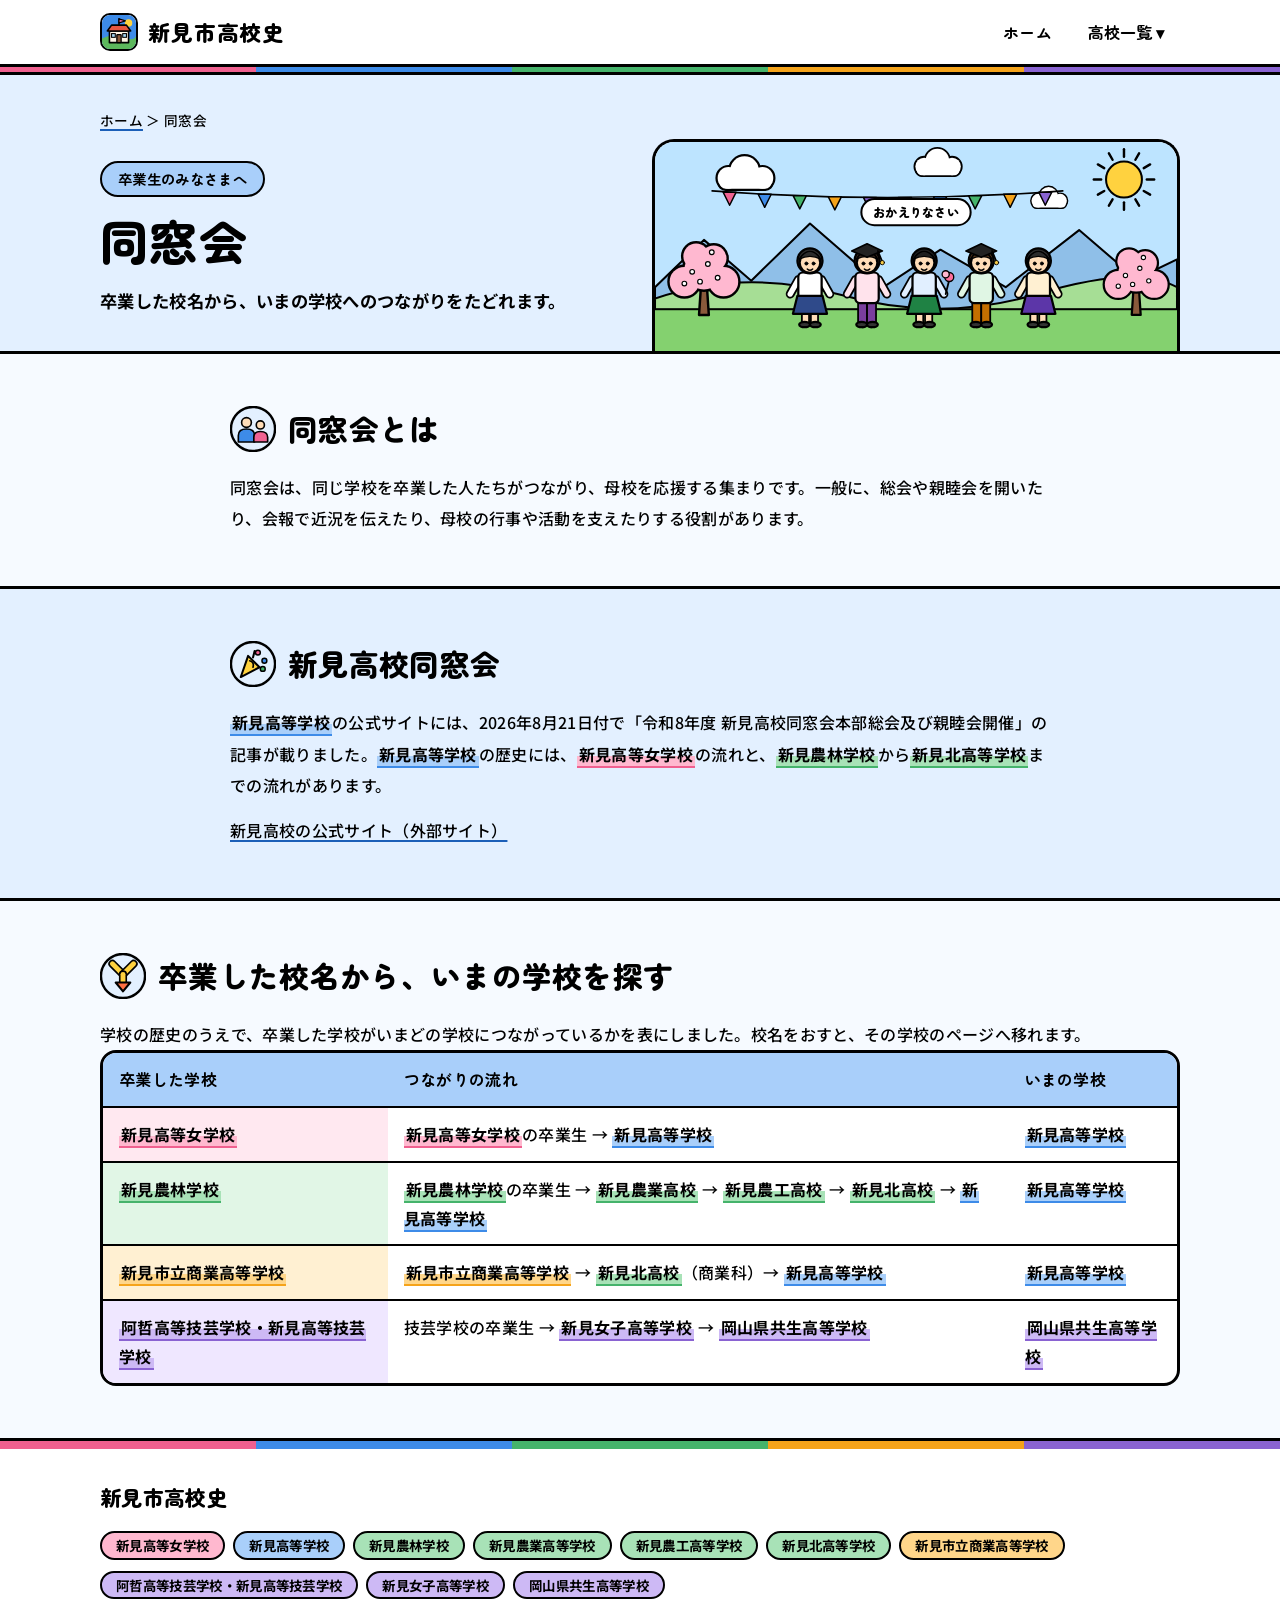
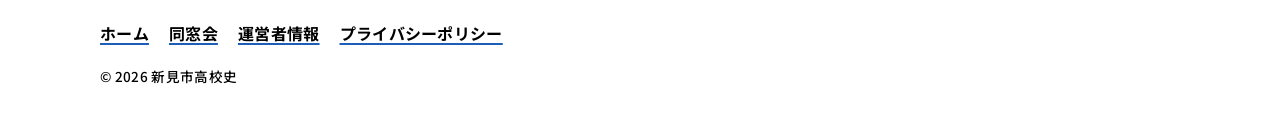
<file: alumni.html>
<!DOCTYPE html>
<html lang="ja">
<head>
<meta charset="utf-8">
<meta name="viewport" content="width=device-width, initial-scale=1">
<title>同窓会｜新見市高校史</title>
<meta name="description" content="新見市の高校の卒業生と同窓会について。卒業した校名から、いまの学校へのつながりをたどれます。">
<meta name="robots" content="noindex, follow">
<meta name="theme-color" content="#3D8BE8">
<link rel="icon" href="favicon.ico" sizes="any">
<link rel="icon" href="favicon.svg" type="image/svg+xml">
<link rel="apple-touch-icon" href="apple-touch-icon.png">
<link rel="preconnect" href="https://fonts.googleapis.com">
<link rel="preconnect" href="https://fonts.gstatic.com" crossorigin>
<link href="https://fonts.googleapis.com/css2?family=Noto+Sans+JP:wght@400;500;700&family=Zen+Maru+Gothic:wght@500;700;900&display=swap" rel="stylesheet">
<link rel="stylesheet" href="style.css">
<!-- 解析タグ（Googleアナリティクスなど）を使う場合は、ここに貼り付けます -->
</head>
<body class="t-blue">
<a class="skip" href="#main">本文へ移動</a>
<header class="site-header">
  <div class="wrap bar">
    <a class="brand" href="index.html"><img src="favicon.svg" alt="" width="38" height="38"><span>新見市高校史</span></a>
    <nav class="gnav" aria-label="メインメニュー">
      <a href="index.html">ホーム</a>
      <div class="dd">
        <button class="dd-btn" type="button" aria-expanded="false" aria-controls="dd-panel">高校一覧<span aria-hidden="true"> ▾</span></button>
        <div class="dd-panel" id="dd-panel" hidden><div class="dd-group t-rose"><p class="dd-title">女学校の系統</p><ul><li><a href="school/jogakko.html">新見高等女学校<small>1918年〜1948年</small></a></li></ul></div><div class="dd-group t-blue"><p class="dd-title">新見高校</p><ul><li><a href="school/niimi.html">新見高等学校<small>1948年〜現在</small></a></li></ul></div><div class="dd-group t-green"><p class="dd-title">農林・北高校の系統</p><ul><li><a href="school/norin.html">新見農林学校<small>1926年〜1948年</small></a></li><li><a href="school/nogyo.html">新見農業高等学校<small>1948年〜1962年</small></a></li><li><a href="school/nokou.html">新見農工高等学校<small>1962年〜1977年</small></a></li><li><a href="school/kita.html">新見北高等学校<small>1977年〜2007年</small></a></li></ul></div><div class="dd-group t-orange"><p class="dd-title">商業高校</p><ul><li><a href="school/shogyo.html">新見市立商業高等学校<small>〜1977年</small></a></li></ul></div><div class="dd-group t-purple"><p class="dd-title">技芸・共生の系統</p><ul><li><a href="school/gigei.html">阿哲高等技芸学校・新見高等技芸学校<small>1950年〜</small></a></li><li><a href="school/jyoshi.html">新見女子高等学校<small>1969年〜1996年</small></a></li><li><a href="school/kyousei.html">岡山県共生高等学校<small>1996年〜現在</small></a></li></ul></div></div>
      </div>
    </nav>
  </div>
  <div class="stripe" aria-hidden="true"></div>
</header>
<main id="main">
<section class="hero t-blue">
  <div class="wrap hero-grid">
    <div class="hero-text">
      <p class="crumb"><a href="index.html">ホーム</a> ＞ 同窓会</p>
      <p class="badge">卒業生のみなさまへ</p>
      <h1>同窓会</h1>
      <p class="lead">卒業した校名から、いまの学校へのつながりをたどれます。</p>
      
    </div>
    <div class="hero-art"><svg class="ill" viewBox="0 0 640 260" xmlns="http://www.w3.org/2000/svg" role="img" aria-label="卒業生が集まる同窓会のイラスト"><rect width="640" height="260" fill="#BDE4FF"/><line x1="603.0" y1="46.0" x2="612.0" y2="46.0" stroke="#000" stroke-width="3" stroke-linecap="round"/><line x1="599.2487113059643" y1="60.0" x2="607.0429399400242" y2="64.5" stroke="#000" stroke-width="3" stroke-linecap="round"/><line x1="589.0" y1="70.24871130596428" x2="593.5" y2="78.04293994002423" stroke="#000" stroke-width="3" stroke-linecap="round"/><line x1="575.0" y1="74.0" x2="575.0" y2="83.0" stroke="#000" stroke-width="3" stroke-linecap="round"/><line x1="561.0" y1="70.24871130596429" x2="556.5" y2="78.04293994002424" stroke="#000" stroke-width="3" stroke-linecap="round"/><line x1="550.7512886940357" y1="60.0" x2="542.9570600599758" y2="64.5" stroke="#000" stroke-width="3" stroke-linecap="round"/><line x1="547.0" y1="46.0" x2="538.0" y2="46.00000000000001" stroke="#000" stroke-width="3" stroke-linecap="round"/><line x1="550.7512886940357" y1="31.999999999999996" x2="542.9570600599758" y2="27.499999999999996" stroke="#000" stroke-width="3" stroke-linecap="round"/><line x1="561.0" y1="21.751288694035726" x2="556.5" y2="13.957060059975781" stroke="#000" stroke-width="3" stroke-linecap="round"/><line x1="575.0" y1="18.0" x2="575.0" y2="9.0" stroke="#000" stroke-width="3" stroke-linecap="round"/><line x1="589.0" y1="21.75128869403572" x2="593.5" y2="13.957060059975774" stroke="#000" stroke-width="3" stroke-linecap="round"/><line x1="599.2487113059643" y1="31.999999999999986" x2="607.0429399400242" y2="27.499999999999982" stroke="#000" stroke-width="3" stroke-linecap="round"/><circle cx="575" cy="46" r="22" fill="#FFD23F" stroke="#000000" stroke-width="2.5" stroke-linejoin="round" stroke-linecap="round"/><g transform="translate(90 44) scale(1.1)" ><circle cx="0" cy="0" r="12" fill="#000000" stroke="#000000" stroke-width="5.0"/><circle cx="18" cy="-8" r="16" fill="#000000" stroke="#000000" stroke-width="5.0"/><circle cx="38" cy="0" r="12" fill="#000000" stroke="#000000" stroke-width="5.0"/><rect x="-10" y="-2" width="58" height="14" rx="7" fill="#000000" stroke="#000000" stroke-width="5.0"/><circle cx="0" cy="0" r="12" fill="#FFFFFF"/><circle cx="18" cy="-8" r="16" fill="#FFFFFF"/><circle cx="38" cy="0" r="12" fill="#FFFFFF"/><rect x="-10" y="-2" width="58" height="14" rx="7" fill="#FFFFFF"/></g><g transform="translate(330 30) scale(0.9)" ><circle cx="0" cy="0" r="12" fill="#000000" stroke="#000000" stroke-width="5.0"/><circle cx="18" cy="-8" r="16" fill="#000000" stroke="#000000" stroke-width="5.0"/><circle cx="38" cy="0" r="12" fill="#000000" stroke="#000000" stroke-width="5.0"/><rect x="-10" y="-2" width="58" height="14" rx="7" fill="#000000" stroke="#000000" stroke-width="5.0"/><circle cx="0" cy="0" r="12" fill="#FFFFFF"/><circle cx="18" cy="-8" r="16" fill="#FFFFFF"/><circle cx="38" cy="0" r="12" fill="#FFFFFF"/><rect x="-10" y="-2" width="58" height="14" rx="7" fill="#FFFFFF"/></g><g transform="translate(470 72) scale(0.7)" ><circle cx="0" cy="0" r="12" fill="#000000" stroke="#000000" stroke-width="5.0"/><circle cx="18" cy="-8" r="16" fill="#000000" stroke="#000000" stroke-width="5.0"/><circle cx="38" cy="0" r="12" fill="#000000" stroke="#000000" stroke-width="5.0"/><rect x="-10" y="-2" width="58" height="14" rx="7" fill="#000000" stroke="#000000" stroke-width="5.0"/><circle cx="0" cy="0" r="12" fill="#FFFFFF"/><circle cx="18" cy="-8" r="16" fill="#FFFFFF"/><circle cx="38" cy="0" r="12" fill="#FFFFFF"/><rect x="-10" y="-2" width="58" height="14" rx="7" fill="#FFFFFF"/></g><path d="M0,178 L60,120 L118,170 L190,100 L280,178 L350,132 L430,178 L520,108 L590,168 L640,144 L640,208 L0,208 Z" fill="#8FBFE8" stroke="#000000" stroke-width="2.5" stroke-linejoin="round" stroke-linecap="round"/><path d="M0,192 Q110,154 230,188 T470,186 T640,178 L640,260 L0,260 Z" fill="#A6DE95" stroke="#000000" stroke-width="2.5" stroke-linejoin="round" stroke-linecap="round"/><rect x="-4" y="205" width="648" height="60" fill="#84D16F" stroke="#000000" stroke-width="2.5"/><path d="M70,60 Q285.0,76 500,60" fill="none" stroke="#000000" stroke-width="2" stroke-linejoin="round" stroke-linecap="round"/><polygon points="83.5,61.52 99.5,61.52 91.5,77.52000000000001" fill="#F06292" stroke="#000000" stroke-width="1.8" stroke-linejoin="round" stroke-linecap="round"/><polygon points="126.5,64.08 142.5,64.08 134.5,80.08" fill="#3D8BE8" stroke="#000000" stroke-width="1.8" stroke-linejoin="round" stroke-linecap="round"/><polygon points="169.5,66.0 185.5,66.0 177.5,82.0" fill="#45B36B" stroke="#000000" stroke-width="1.8" stroke-linejoin="round" stroke-linecap="round"/><polygon points="212.5,67.28 228.5,67.28 220.5,83.28" fill="#F5A31A" stroke="#000000" stroke-width="1.8" stroke-linejoin="round" stroke-linecap="round"/><polygon points="255.5,67.92 271.5,67.92 263.5,83.92" fill="#8A63D2" stroke="#000000" stroke-width="1.8" stroke-linejoin="round" stroke-linecap="round"/><polygon points="298.5,67.92 314.5,67.92 306.5,83.92" fill="#F06292" stroke="#000000" stroke-width="1.8" stroke-linejoin="round" stroke-linecap="round"/><polygon points="341.5,67.28 357.5,67.28 349.5,83.28" fill="#3D8BE8" stroke="#000000" stroke-width="1.8" stroke-linejoin="round" stroke-linecap="round"/><polygon points="384.5,66.0 400.5,66.0 392.5,82.0" fill="#45B36B" stroke="#000000" stroke-width="1.8" stroke-linejoin="round" stroke-linecap="round"/><polygon points="427.5,64.08 443.5,64.08 435.5,80.08" fill="#F5A31A" stroke="#000000" stroke-width="1.8" stroke-linejoin="round" stroke-linecap="round"/><polygon points="470.5,61.52 486.5,61.52 478.5,77.52000000000001" fill="#8A63D2" stroke="#000000" stroke-width="1.8" stroke-linejoin="round" stroke-linecap="round"/><g transform="translate(60 212) scale(1.2)" ><polygon points="-5,0 5,0 3,-30 -3,-30" fill="#8A5A3B" stroke="#000000" stroke-width="2.5" stroke-linejoin="round" stroke-linecap="round"/><circle cx="0" cy="-46" r="20" fill="#000000" stroke="#000000" stroke-width="5.0"/><circle cx="-20" cy="-34" r="15" fill="#000000" stroke="#000000" stroke-width="5.0"/><circle cx="20" cy="-34" r="15" fill="#000000" stroke="#000000" stroke-width="5.0"/><circle cx="-8" cy="-60" r="13" fill="#000000" stroke="#000000" stroke-width="5.0"/><circle cx="10" cy="-58" r="13" fill="#000000" stroke="#000000" stroke-width="5.0"/><circle cx="0" cy="-46" r="20" fill="#FFB8D0"/><circle cx="-20" cy="-34" r="15" fill="#FFB8D0"/><circle cx="20" cy="-34" r="15" fill="#FFB8D0"/><circle cx="-8" cy="-60" r="13" fill="#FFB8D0"/><circle cx="10" cy="-58" r="13" fill="#FFB8D0"/><circle cx="-12" cy="-44" r="2.4" fill="#FFFFFF" stroke="#000000" stroke-width="1.2" stroke-linejoin="round" stroke-linecap="round"/><circle cx="4" cy="-52" r="2.4" fill="#FFFFFF" stroke="#000000" stroke-width="1.2" stroke-linejoin="round" stroke-linecap="round"/><circle cx="14" cy="-38" r="2.4" fill="#FFFFFF" stroke="#000000" stroke-width="1.2" stroke-linejoin="round" stroke-linecap="round"/><circle cx="-4" cy="-34" r="2.4" fill="#FFFFFF" stroke="#000000" stroke-width="1.2" stroke-linejoin="round" stroke-linecap="round"/><circle cx="-20" cy="-32" r="2.4" fill="#FFFFFF" stroke="#000000" stroke-width="1.2" stroke-linejoin="round" stroke-linecap="round"/><circle cx="8" cy="-64" r="2.4" fill="#FFFFFF" stroke="#000000" stroke-width="1.2" stroke-linejoin="round" stroke-linecap="round"/></g><g transform="translate(590 212) scale(1.1)" ><polygon points="-5,0 5,0 3,-30 -3,-30" fill="#8A5A3B" stroke="#000000" stroke-width="2.5" stroke-linejoin="round" stroke-linecap="round"/><circle cx="0" cy="-46" r="20" fill="#000000" stroke="#000000" stroke-width="5.0"/><circle cx="-20" cy="-34" r="15" fill="#000000" stroke="#000000" stroke-width="5.0"/><circle cx="20" cy="-34" r="15" fill="#000000" stroke="#000000" stroke-width="5.0"/><circle cx="-8" cy="-60" r="13" fill="#000000" stroke="#000000" stroke-width="5.0"/><circle cx="10" cy="-58" r="13" fill="#000000" stroke="#000000" stroke-width="5.0"/><circle cx="0" cy="-46" r="20" fill="#FFB8D0"/><circle cx="-20" cy="-34" r="15" fill="#FFB8D0"/><circle cx="20" cy="-34" r="15" fill="#FFB8D0"/><circle cx="-8" cy="-60" r="13" fill="#FFB8D0"/><circle cx="10" cy="-58" r="13" fill="#FFB8D0"/><circle cx="-12" cy="-44" r="2.4" fill="#FFFFFF" stroke="#000000" stroke-width="1.2" stroke-linejoin="round" stroke-linecap="round"/><circle cx="4" cy="-52" r="2.4" fill="#FFFFFF" stroke="#000000" stroke-width="1.2" stroke-linejoin="round" stroke-linecap="round"/><circle cx="14" cy="-38" r="2.4" fill="#FFFFFF" stroke="#000000" stroke-width="1.2" stroke-linejoin="round" stroke-linecap="round"/><circle cx="-4" cy="-34" r="2.4" fill="#FFFFFF" stroke="#000000" stroke-width="1.2" stroke-linejoin="round" stroke-linecap="round"/><circle cx="-20" cy="-32" r="2.4" fill="#FFFFFF" stroke="#000000" stroke-width="1.2" stroke-linejoin="round" stroke-linecap="round"/><circle cx="8" cy="-64" r="2.4" fill="#FFFFFF" stroke="#000000" stroke-width="1.2" stroke-linejoin="round" stroke-linecap="round"/></g><g transform="translate(190 226) scale(1.1)" ><line x1="-5" y1="-30" x2="-5" y2="-4" stroke="#000000" stroke-width="10" stroke-linecap="round"/><line x1="-5" y1="-30" x2="-5" y2="-4" stroke="#FFDDB8" stroke-width="6" stroke-linecap="round"/><line x1="5" y1="-30" x2="5" y2="-4" stroke="#000000" stroke-width="10" stroke-linecap="round"/><line x1="5" y1="-30" x2="5" y2="-4" stroke="#FFDDB8" stroke-width="6" stroke-linecap="round"/><ellipse cx="-6" cy="-2" rx="6" ry="3" fill="#333" stroke="#000000" stroke-width="2.5" stroke-linejoin="round" stroke-linecap="round"/><ellipse cx="6" cy="-2" rx="6" ry="3" fill="#333" stroke="#000000" stroke-width="2.5" stroke-linejoin="round" stroke-linecap="round"/><line x1="-13" y1="-52" x2="-22" y2="-36" stroke="#000000" stroke-width="10" stroke-linecap="round"/><line x1="-13" y1="-52" x2="-22" y2="-36" stroke="#FFFFFF" stroke-width="6" stroke-linecap="round"/><line x1="13" y1="-52" x2="22" y2="-36" stroke="#000000" stroke-width="10" stroke-linecap="round"/><line x1="13" y1="-52" x2="22" y2="-36" stroke="#FFFFFF" stroke-width="6" stroke-linecap="round"/><rect x="-13" y="-60" width="26" height="32" rx="5" fill="#FFFFFF" stroke="#000000" stroke-width="2.5" stroke-linejoin="round" stroke-linecap="round"/><polygon points="-14,-34 14,-34 19,-14 -19,-14" fill="#2F4A8A" stroke="#000000" stroke-width="2.5" stroke-linejoin="round" stroke-linecap="round"/><circle cx="0" cy="-73" r="14" fill="#2B2B2B" stroke="#000000" stroke-width="2.5" stroke-linejoin="round" stroke-linecap="round"/><circle cx="0" cy="-71" r="11.5" fill="#FFDDB8" stroke="#000000" stroke-width="2.5" stroke-linejoin="round" stroke-linecap="round"/><path d="M-12,-75 Q0,-92 12,-75 Q0,-81 -12,-75 Z" fill="#2B2B2B" stroke="#000000" stroke-width="1.5" stroke-linejoin="round" stroke-linecap="round"/><circle cx="-4" cy="-70" r="1.7" fill="#000000" stroke="#000000" stroke-width="1" stroke-linejoin="round" stroke-linecap="round"/><circle cx="4" cy="-70" r="1.7" fill="#000000" stroke="#000000" stroke-width="1" stroke-linejoin="round" stroke-linecap="round"/><path d="M-3,-64 q3,3 6,0" fill="none" stroke="#000000" stroke-width="1.6" stroke-linejoin="round" stroke-linecap="round"/></g><g transform="translate(260 226) scale(1.1)" ><line x1="-5" y1="-30" x2="-5" y2="-4" stroke="#000000" stroke-width="12" stroke-linecap="round"/><line x1="-5" y1="-30" x2="-5" y2="-4" stroke="#7A3E9D" stroke-width="8" stroke-linecap="round"/><line x1="5" y1="-30" x2="5" y2="-4" stroke="#000000" stroke-width="12" stroke-linecap="round"/><line x1="5" y1="-30" x2="5" y2="-4" stroke="#7A3E9D" stroke-width="8" stroke-linecap="round"/><ellipse cx="-6" cy="-2" rx="6" ry="3" fill="#333" stroke="#000000" stroke-width="2.5" stroke-linejoin="round" stroke-linecap="round"/><ellipse cx="6" cy="-2" rx="6" ry="3" fill="#333" stroke="#000000" stroke-width="2.5" stroke-linejoin="round" stroke-linecap="round"/><line x1="-13" y1="-52" x2="-22" y2="-36" stroke="#000000" stroke-width="10" stroke-linecap="round"/><line x1="-13" y1="-52" x2="-22" y2="-36" stroke="#FFE3EC" stroke-width="6" stroke-linecap="round"/><line x1="13" y1="-52" x2="22" y2="-36" stroke="#000000" stroke-width="10" stroke-linecap="round"/><line x1="13" y1="-52" x2="22" y2="-36" stroke="#FFE3EC" stroke-width="6" stroke-linecap="round"/><rect x="-13" y="-60" width="26" height="34" rx="5" fill="#FFE3EC" stroke="#000000" stroke-width="2.5" stroke-linejoin="round" stroke-linecap="round"/><circle cx="0" cy="-73" r="14" fill="#3B2A20" stroke="#000000" stroke-width="2.5" stroke-linejoin="round" stroke-linecap="round"/><circle cx="0" cy="-71" r="11.5" fill="#FFDDB8" stroke="#000000" stroke-width="2.5" stroke-linejoin="round" stroke-linecap="round"/><path d="M-12,-75 Q0,-92 12,-75 Q0,-81 -12,-75 Z" fill="#3B2A20" stroke="#000000" stroke-width="1.5" stroke-linejoin="round" stroke-linecap="round"/><circle cx="-4" cy="-70" r="1.7" fill="#000000" stroke="#000000" stroke-width="1" stroke-linejoin="round" stroke-linecap="round"/><circle cx="4" cy="-70" r="1.7" fill="#000000" stroke="#000000" stroke-width="1" stroke-linejoin="round" stroke-linecap="round"/><path d="M-3,-64 q3,3 6,0" fill="none" stroke="#000000" stroke-width="1.6" stroke-linejoin="round" stroke-linecap="round"/><polygon points="-17,-84 0,-92 17,-84 0,-77" fill="#222" stroke="#000000" stroke-width="2" stroke-linejoin="round" stroke-linecap="round"/><line x1="12" y1="-84" x2="17" y2="-72" stroke="#000000" stroke-width="2" stroke-linecap="round"/><circle cx="17" cy="-71" r="2.4" fill="#F6C945" stroke="#000000" stroke-width="1" stroke-linejoin="round" stroke-linecap="round"/></g><g transform="translate(330 226) scale(1.1)" ><line x1="-5" y1="-30" x2="-5" y2="-4" stroke="#000000" stroke-width="10" stroke-linecap="round"/><line x1="-5" y1="-30" x2="-5" y2="-4" stroke="#FFDDB8" stroke-width="6" stroke-linecap="round"/><line x1="5" y1="-30" x2="5" y2="-4" stroke="#000000" stroke-width="10" stroke-linecap="round"/><line x1="5" y1="-30" x2="5" y2="-4" stroke="#FFDDB8" stroke-width="6" stroke-linecap="round"/><ellipse cx="-6" cy="-2" rx="6" ry="3" fill="#333" stroke="#000000" stroke-width="2.5" stroke-linejoin="round" stroke-linecap="round"/><ellipse cx="6" cy="-2" rx="6" ry="3" fill="#333" stroke="#000000" stroke-width="2.5" stroke-linejoin="round" stroke-linecap="round"/><line x1="-13" y1="-52" x2="-22" y2="-36" stroke="#000000" stroke-width="10" stroke-linecap="round"/><line x1="-13" y1="-52" x2="-22" y2="-36" stroke="#E1EFFF" stroke-width="6" stroke-linecap="round"/><line x1="13" y1="-52" x2="22" y2="-36" stroke="#000000" stroke-width="10" stroke-linecap="round"/><line x1="13" y1="-52" x2="22" y2="-36" stroke="#E1EFFF" stroke-width="6" stroke-linecap="round"/><rect x="-13" y="-60" width="26" height="32" rx="5" fill="#E1EFFF" stroke="#000000" stroke-width="2.5" stroke-linejoin="round" stroke-linecap="round"/><polygon points="-14,-34 14,-34 19,-14 -19,-14" fill="#1F8244" stroke="#000000" stroke-width="2.5" stroke-linejoin="round" stroke-linecap="round"/><circle cx="0" cy="-73" r="14" fill="#1E1E1E" stroke="#000000" stroke-width="2.5" stroke-linejoin="round" stroke-linecap="round"/><circle cx="0" cy="-71" r="11.5" fill="#FFDDB8" stroke="#000000" stroke-width="2.5" stroke-linejoin="round" stroke-linecap="round"/><path d="M-12,-75 Q0,-92 12,-75 Q0,-81 -12,-75 Z" fill="#1E1E1E" stroke="#000000" stroke-width="1.5" stroke-linejoin="round" stroke-linecap="round"/><circle cx="-4" cy="-70" r="1.7" fill="#000000" stroke="#000000" stroke-width="1" stroke-linejoin="round" stroke-linecap="round"/><circle cx="4" cy="-70" r="1.7" fill="#000000" stroke="#000000" stroke-width="1" stroke-linejoin="round" stroke-linecap="round"/><path d="M-3,-64 q3,3 6,0" fill="none" stroke="#000000" stroke-width="1.6" stroke-linejoin="round" stroke-linecap="round"/><line x1="24" y1="-36" x2="28" y2="-52" stroke="#000000" stroke-width="2" stroke-linecap="round"/><circle cx="28" cy="-55" r="5" fill="#FF6F9C" stroke="#000000" stroke-width="1.5" stroke-linejoin="round" stroke-linecap="round"/><circle cx="24" cy="-58" r="4" fill="#FFB8D0" stroke="#000000" stroke-width="1.5" stroke-linejoin="round" stroke-linecap="round"/></g><g transform="translate(400 226) scale(1.1)" ><line x1="-5" y1="-30" x2="-5" y2="-4" stroke="#000000" stroke-width="12" stroke-linecap="round"/><line x1="-5" y1="-30" x2="-5" y2="-4" stroke="#C46F00" stroke-width="8" stroke-linecap="round"/><line x1="5" y1="-30" x2="5" y2="-4" stroke="#000000" stroke-width="12" stroke-linecap="round"/><line x1="5" y1="-30" x2="5" y2="-4" stroke="#C46F00" stroke-width="8" stroke-linecap="round"/><ellipse cx="-6" cy="-2" rx="6" ry="3" fill="#333" stroke="#000000" stroke-width="2.5" stroke-linejoin="round" stroke-linecap="round"/><ellipse cx="6" cy="-2" rx="6" ry="3" fill="#333" stroke="#000000" stroke-width="2.5" stroke-linejoin="round" stroke-linecap="round"/><line x1="-13" y1="-52" x2="-22" y2="-36" stroke="#000000" stroke-width="10" stroke-linecap="round"/><line x1="-13" y1="-52" x2="-22" y2="-36" stroke="#E0F6E4" stroke-width="6" stroke-linecap="round"/><line x1="13" y1="-52" x2="22" y2="-36" stroke="#000000" stroke-width="10" stroke-linecap="round"/><line x1="13" y1="-52" x2="22" y2="-36" stroke="#E0F6E4" stroke-width="6" stroke-linecap="round"/><rect x="-13" y="-60" width="26" height="34" rx="5" fill="#E0F6E4" stroke="#000000" stroke-width="2.5" stroke-linejoin="round" stroke-linecap="round"/><circle cx="0" cy="-73" r="14" fill="#5B3A1E" stroke="#000000" stroke-width="2.5" stroke-linejoin="round" stroke-linecap="round"/><circle cx="0" cy="-71" r="11.5" fill="#FFDDB8" stroke="#000000" stroke-width="2.5" stroke-linejoin="round" stroke-linecap="round"/><path d="M-12,-75 Q0,-92 12,-75 Q0,-81 -12,-75 Z" fill="#5B3A1E" stroke="#000000" stroke-width="1.5" stroke-linejoin="round" stroke-linecap="round"/><circle cx="-4" cy="-70" r="1.7" fill="#000000" stroke="#000000" stroke-width="1" stroke-linejoin="round" stroke-linecap="round"/><circle cx="4" cy="-70" r="1.7" fill="#000000" stroke="#000000" stroke-width="1" stroke-linejoin="round" stroke-linecap="round"/><path d="M-3,-64 q3,3 6,0" fill="none" stroke="#000000" stroke-width="1.6" stroke-linejoin="round" stroke-linecap="round"/><polygon points="-17,-84 0,-92 17,-84 0,-77" fill="#222" stroke="#000000" stroke-width="2" stroke-linejoin="round" stroke-linecap="round"/><line x1="12" y1="-84" x2="17" y2="-72" stroke="#000000" stroke-width="2" stroke-linecap="round"/><circle cx="17" cy="-71" r="2.4" fill="#F6C945" stroke="#000000" stroke-width="1" stroke-linejoin="round" stroke-linecap="round"/></g><g transform="translate(470 226) scale(1.1)" ><line x1="-5" y1="-30" x2="-5" y2="-4" stroke="#000000" stroke-width="10" stroke-linecap="round"/><line x1="-5" y1="-30" x2="-5" y2="-4" stroke="#FFDDB8" stroke-width="6" stroke-linecap="round"/><line x1="5" y1="-30" x2="5" y2="-4" stroke="#000000" stroke-width="10" stroke-linecap="round"/><line x1="5" y1="-30" x2="5" y2="-4" stroke="#FFDDB8" stroke-width="6" stroke-linecap="round"/><ellipse cx="-6" cy="-2" rx="6" ry="3" fill="#333" stroke="#000000" stroke-width="2.5" stroke-linejoin="round" stroke-linecap="round"/><ellipse cx="6" cy="-2" rx="6" ry="3" fill="#333" stroke="#000000" stroke-width="2.5" stroke-linejoin="round" stroke-linecap="round"/><line x1="-13" y1="-52" x2="-22" y2="-36" stroke="#000000" stroke-width="10" stroke-linecap="round"/><line x1="-13" y1="-52" x2="-22" y2="-36" stroke="#FFF0D2" stroke-width="6" stroke-linecap="round"/><line x1="13" y1="-52" x2="22" y2="-36" stroke="#000000" stroke-width="10" stroke-linecap="round"/><line x1="13" y1="-52" x2="22" y2="-36" stroke="#FFF0D2" stroke-width="6" stroke-linecap="round"/><rect x="-13" y="-60" width="26" height="32" rx="5" fill="#FFF0D2" stroke="#000000" stroke-width="2.5" stroke-linejoin="round" stroke-linecap="round"/><polygon points="-14,-34 14,-34 19,-14 -19,-14" fill="#5C36A8" stroke="#000000" stroke-width="2.5" stroke-linejoin="round" stroke-linecap="round"/><circle cx="0" cy="-73" r="14" fill="#2B2B2B" stroke="#000000" stroke-width="2.5" stroke-linejoin="round" stroke-linecap="round"/><circle cx="0" cy="-71" r="11.5" fill="#FFDDB8" stroke="#000000" stroke-width="2.5" stroke-linejoin="round" stroke-linecap="round"/><path d="M-12,-75 Q0,-92 12,-75 Q0,-81 -12,-75 Z" fill="#2B2B2B" stroke="#000000" stroke-width="1.5" stroke-linejoin="round" stroke-linecap="round"/><circle cx="-4" cy="-70" r="1.7" fill="#000000" stroke="#000000" stroke-width="1" stroke-linejoin="round" stroke-linecap="round"/><circle cx="4" cy="-70" r="1.7" fill="#000000" stroke="#000000" stroke-width="1" stroke-linejoin="round" stroke-linecap="round"/><path d="M-3,-64 q3,3 6,0" fill="none" stroke="#000000" stroke-width="1.6" stroke-linejoin="round" stroke-linecap="round"/></g><g transform="translate(253 70) scale(1)" ><rect x="0" y="0" width="134" height="32" rx="16" fill="#FFFFFF" stroke="#000000" stroke-width="2.5" stroke-linejoin="round" stroke-linecap="round"/><text x="67" y="22" text-anchor="middle" font-size="15" font-weight="800" fill="#000000" font-family="'Zen Maru Gothic','Noto Sans JP',sans-serif">おかえりなさい</text></g></svg></div>
  </div>
</section>
<section class="sec">
  <div class="wrap narrow">
    <h2 class="h2"><span class="h2-ico"><svg class="ico" viewBox="0 0 48 48" xmlns="http://www.w3.org/2000/svg" aria-hidden="true"><circle class="ico-bg" cx="24" cy="24" r="23" stroke="#000000" stroke-width="2.5"/><g transform="translate(3.6 3.6) scale(0.85)"><circle cx="16" cy="16" r="6" fill="#FFDDB8" stroke="#000000" stroke-width="2" stroke-linejoin="round" stroke-linecap="round"/><path d="M6,40 v-8 q0,-8 10,-8 q10,0 10,8 v8 z" fill="#3D8BE8" stroke="#000000" stroke-width="2" stroke-linejoin="round" stroke-linecap="round"/><circle cx="33" cy="19" r="5" fill="#FFDDB8" stroke="#000000" stroke-width="2" stroke-linejoin="round" stroke-linecap="round"/><path d="M25,40 v-6 q0,-7 8,-7 q9,0 9,7 v6 z" fill="#F06292" stroke="#000000" stroke-width="2" stroke-linejoin="round" stroke-linecap="round"/></g></svg></span>同窓会とは</h2>
    <p>同窓会は、同じ学校を卒業した人たちがつながり、母校を応援する集まりです。一般に、総会や親睦会を開いたり、会報で近況を伝えたり、母校の行事や活動を支えたりする役割があります。</p>
  </div>
</section>
<section class="sec alt">
  <div class="wrap narrow">
    <h2 class="h2"><span class="h2-ico"><svg class="ico" viewBox="0 0 48 48" xmlns="http://www.w3.org/2000/svg" aria-hidden="true"><circle class="ico-bg" cx="24" cy="24" r="23" stroke="#000000" stroke-width="2.5"/><g transform="translate(3.6 3.6) scale(0.85)"><polygon points="9,40 18,14 32,28" fill="#FFD23F" stroke="#000000" stroke-width="2.5" stroke-linejoin="round" stroke-linecap="round"/><line x1="24" y1="16" x2="26" y2="8" stroke="#000000" stroke-width="2.5" stroke-linecap="round"/><circle cx="30" cy="10" r="3" fill="#F06292" stroke="#000000" stroke-width="1.8" stroke-linejoin="round" stroke-linecap="round"/><circle cx="38" cy="20" r="3" fill="#3D8BE8" stroke="#000000" stroke-width="1.8" stroke-linejoin="round" stroke-linecap="round"/><circle cx="36" cy="30" r="3" fill="#45B36B" stroke="#000000" stroke-width="1.8" stroke-linejoin="round" stroke-linecap="round"/><path d="M20,20 q6,2 4,8" fill="none" stroke="#000000" stroke-width="2" stroke-linejoin="round" stroke-linecap="round"/></g></svg></span>新見高校同窓会</h2>
    <p><a class="sl t-blue" href="school/niimi.html">新見高等学校</a>の公式サイトには、2026年8月21日付で「令和8年度 新見高校同窓会本部総会及び親睦会開催」の記事が載りました。<a class="sl t-blue" href="school/niimi.html">新見高等学校</a>の歴史には、<a class="sl t-rose" href="school/jogakko.html">新見高等女学校</a>の流れと、<a class="sl t-green" href="school/norin.html">新見農林学校</a>から<a class="sl t-green" href="school/kita.html">新見北高等学校</a>までの流れがあります。</p>
    <p class="ext"><a href="https://www.niimi.okayama-c.ed.jp/wp/" target="_blank" rel="noopener">新見高校の公式サイト（外部サイト）</a></p>
  </div>
</section>
<section class="sec">
  <div class="wrap">
    <h2 class="h2"><span class="h2-ico"><svg class="ico" viewBox="0 0 48 48" xmlns="http://www.w3.org/2000/svg" aria-hidden="true"><circle class="ico-bg" cx="24" cy="24" r="23" stroke="#000000" stroke-width="2.5"/><g transform="translate(3.6 3.6) scale(0.85)"><line x1="11" y1="9" x2="24" y2="22" stroke="#000000" stroke-width="10" stroke-linecap="round"/><line x1="11" y1="9" x2="24" y2="22" stroke="#FFD23F" stroke-width="6" stroke-linecap="round"/><line x1="37" y1="9" x2="24" y2="22" stroke="#000000" stroke-width="10" stroke-linecap="round"/><line x1="37" y1="9" x2="24" y2="22" stroke="#FFD23F" stroke-width="6" stroke-linecap="round"/><line x1="24" y1="22" x2="24" y2="33" stroke="#000000" stroke-width="10" stroke-linecap="round"/><line x1="24" y1="22" x2="24" y2="33" stroke="#FFD23F" stroke-width="6" stroke-linecap="round"/><polygon points="15,32 33,32 24,43" fill="#FF7043" stroke="#000000" stroke-width="2.5" stroke-linejoin="round" stroke-linecap="round"/></g></svg></span>卒業した校名から、いまの学校を探す</h2>
    <p>学校の歴史のうえで、卒業した学校がいまどの学校につながっているかを表にしました。校名をおすと、その学校のページへ移れます。</p>
    <div class="table-wrap"><table class="amap">
      <thead><tr><th scope="col">卒業した学校</th><th scope="col">つながりの流れ</th><th scope="col">いまの学校</th></tr></thead>
      <tbody><tr class="t-rose"><th scope="row"><a class="sl t-rose" href="school/jogakko.html">新見高等女学校</a></th><td><a class="sl t-rose" href="school/jogakko.html">新見高等女学校</a>の卒業生 → <a class="sl t-blue" href="school/niimi.html">新見高等学校</a></td><td><a class="sl t-blue" href="school/niimi.html">新見高等学校</a></td></tr><tr class="t-green"><th scope="row"><a class="sl t-green" href="school/norin.html">新見農林学校</a></th><td><a class="sl t-green" href="school/norin.html">新見農林学校</a>の卒業生 → <a class="sl t-green" href="school/nogyo.html">新見農業高校</a> → <a class="sl t-green" href="school/nokou.html">新見農工高校</a> → <a class="sl t-green" href="school/kita.html">新見北高校</a> → <a class="sl t-blue" href="school/niimi.html">新見高等学校</a></td><td><a class="sl t-blue" href="school/niimi.html">新見高等学校</a></td></tr><tr class="t-orange"><th scope="row"><a class="sl t-orange" href="school/shogyo.html">新見市立商業高等学校</a></th><td><a class="sl t-orange" href="school/shogyo.html">新見市立商業高等学校</a> → <a class="sl t-green" href="school/kita.html">新見北高校</a>（商業科）→ <a class="sl t-blue" href="school/niimi.html">新見高等学校</a></td><td><a class="sl t-blue" href="school/niimi.html">新見高等学校</a></td></tr><tr class="t-purple"><th scope="row"><a class="sl t-purple" href="school/gigei.html">阿哲高等技芸学校・新見高等技芸学校</a></th><td>技芸学校の卒業生 → <a class="sl t-purple" href="school/jyoshi.html">新見女子高等学校</a> → <a class="sl t-purple" href="school/kyousei.html">岡山県共生高等学校</a></td><td><a class="sl t-purple" href="school/kyousei.html">岡山県共生高等学校</a></td></tr></tbody>
    </table></div>
  </div>
</section>
</main>
<footer class="site-footer">
  <div class="stripe" aria-hidden="true"></div>
  <div class="wrap">
    <p class="foot-title">新見市高校史</p>
    <ul class="foot-chips"><li><a class="fchip t-rose" href="school/jogakko.html">新見高等女学校</a></li><li><a class="fchip t-blue" href="school/niimi.html">新見高等学校</a></li><li><a class="fchip t-green" href="school/norin.html">新見農林学校</a></li><li><a class="fchip t-green" href="school/nogyo.html">新見農業高等学校</a></li><li><a class="fchip t-green" href="school/nokou.html">新見農工高等学校</a></li><li><a class="fchip t-green" href="school/kita.html">新見北高等学校</a></li><li><a class="fchip t-orange" href="school/shogyo.html">新見市立商業高等学校</a></li><li><a class="fchip t-purple" href="school/gigei.html">阿哲高等技芸学校・新見高等技芸学校</a></li><li><a class="fchip t-purple" href="school/jyoshi.html">新見女子高等学校</a></li><li><a class="fchip t-purple" href="school/kyousei.html">岡山県共生高等学校</a></li></ul>
    <ul class="foot-links">
      <li><a href="index.html">ホーム</a></li>
      <li><a href="alumni.html">同窓会</a></li>
      <li><a href="operator.html">運営者情報</a></li>
      <li><a href="privacy.html">プライバシーポリシー</a></li>
    </ul>
    <p class="copy">© 2026 新見市高校史</p>
  </div>
</footer>
<script src="script.js" defer></script>
</body>
</html>
</file>
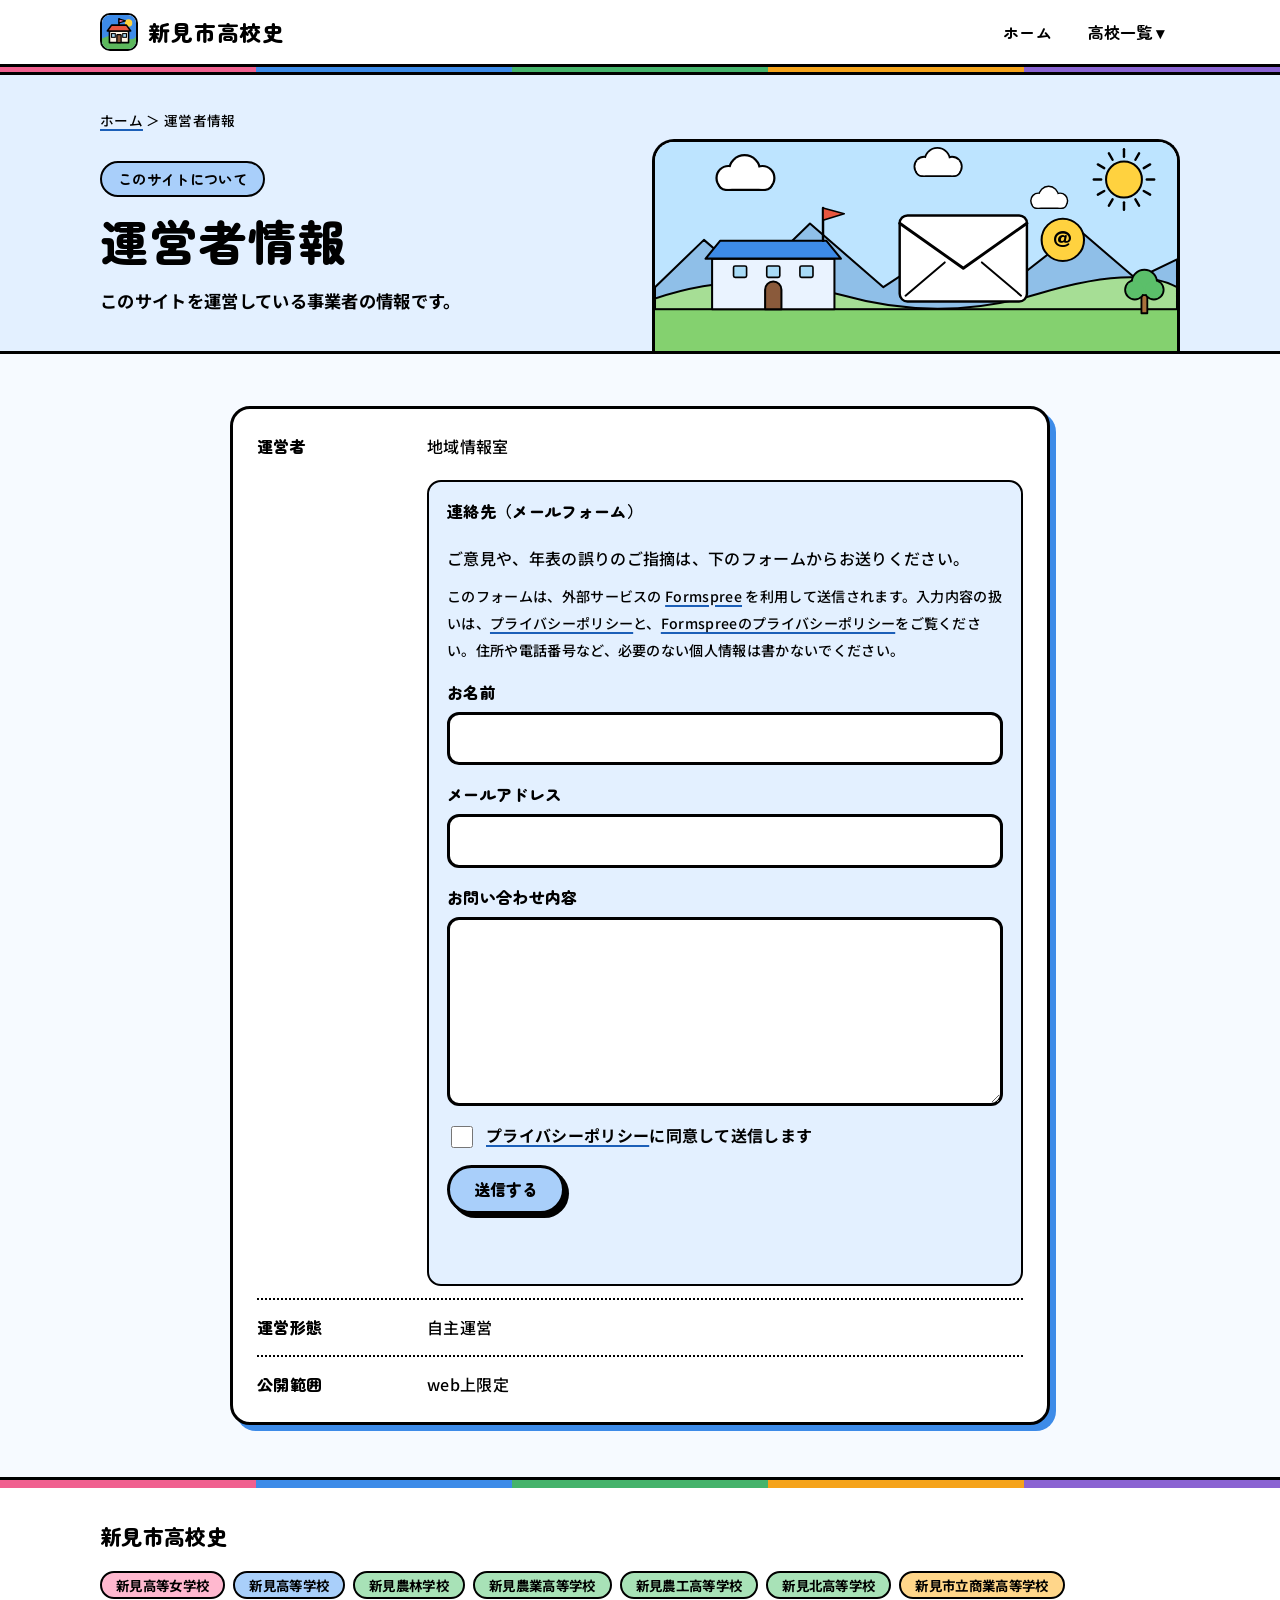
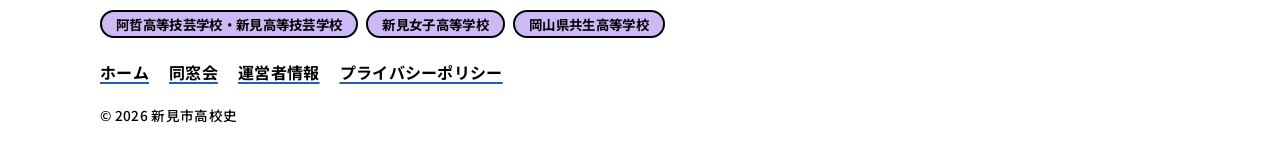
<file: operator.html>
<!DOCTYPE html>
<html lang="ja">
<head>
<meta charset="utf-8">
<meta name="viewport" content="width=device-width, initial-scale=1">
<title>運営者情報｜新見市高校史</title>
<meta name="description" content="新見市高校史の運営者情報。">
<meta name="robots" content="noindex, follow">
<meta name="theme-color" content="#3D8BE8">
<link rel="icon" href="favicon.ico" sizes="any">
<link rel="icon" href="favicon.svg" type="image/svg+xml">
<link rel="apple-touch-icon" href="apple-touch-icon.png">
<link rel="preconnect" href="https://fonts.googleapis.com">
<link rel="preconnect" href="https://fonts.gstatic.com" crossorigin>
<link href="https://fonts.googleapis.com/css2?family=Noto+Sans+JP:wght@400;500;700&family=Zen+Maru+Gothic:wght@500;700;900&display=swap" rel="stylesheet">
<link rel="stylesheet" href="style.css">
<!-- 解析タグ（Googleアナリティクスなど）を使う場合は、ここに貼り付けます -->
</head>
<body class="t-blue">
<a class="skip" href="#main">本文へ移動</a>
<header class="site-header">
  <div class="wrap bar">
    <a class="brand" href="index.html"><img src="favicon.svg" alt="" width="38" height="38"><span>新見市高校史</span></a>
    <nav class="gnav" aria-label="メインメニュー">
      <a href="index.html">ホーム</a>
      <div class="dd">
        <button class="dd-btn" type="button" aria-expanded="false" aria-controls="dd-panel">高校一覧<span aria-hidden="true"> ▾</span></button>
        <div class="dd-panel" id="dd-panel" hidden><div class="dd-group t-rose"><p class="dd-title">女学校の系統</p><ul><li><a href="school/jogakko.html">新見高等女学校<small>1918年〜1948年</small></a></li></ul></div><div class="dd-group t-blue"><p class="dd-title">新見高校</p><ul><li><a href="school/niimi.html">新見高等学校<small>1948年〜現在</small></a></li></ul></div><div class="dd-group t-green"><p class="dd-title">農林・北高校の系統</p><ul><li><a href="school/norin.html">新見農林学校<small>1926年〜1948年</small></a></li><li><a href="school/nogyo.html">新見農業高等学校<small>1948年〜1962年</small></a></li><li><a href="school/nokou.html">新見農工高等学校<small>1962年〜1977年</small></a></li><li><a href="school/kita.html">新見北高等学校<small>1977年〜2007年</small></a></li></ul></div><div class="dd-group t-orange"><p class="dd-title">商業高校</p><ul><li><a href="school/shogyo.html">新見市立商業高等学校<small>〜1977年</small></a></li></ul></div><div class="dd-group t-purple"><p class="dd-title">技芸・共生の系統</p><ul><li><a href="school/gigei.html">阿哲高等技芸学校・新見高等技芸学校<small>1950年〜</small></a></li><li><a href="school/jyoshi.html">新見女子高等学校<small>1969年〜1996年</small></a></li><li><a href="school/kyousei.html">岡山県共生高等学校<small>1996年〜現在</small></a></li></ul></div></div>
      </div>
    </nav>
  </div>
  <div class="stripe" aria-hidden="true"></div>
</header>
<main id="main">
<section class="hero t-blue">
  <div class="wrap hero-grid">
    <div class="hero-text">
      <p class="crumb"><a href="index.html">ホーム</a> ＞ 運営者情報</p>
      <p class="badge">このサイトについて</p>
      <h1>運営者情報</h1>
      <p class="lead">このサイトを運営している事業者の情報です。</p>
      
    </div>
    <div class="hero-art"><svg class="ill" viewBox="0 0 640 260" xmlns="http://www.w3.org/2000/svg" role="img" aria-label="校舎と手紙のイラスト"><rect width="640" height="260" fill="#BDE4FF"/><line x1="603.0" y1="46.0" x2="612.0" y2="46.0" stroke="#000" stroke-width="3" stroke-linecap="round"/><line x1="599.2487113059643" y1="60.0" x2="607.0429399400242" y2="64.5" stroke="#000" stroke-width="3" stroke-linecap="round"/><line x1="589.0" y1="70.24871130596428" x2="593.5" y2="78.04293994002423" stroke="#000" stroke-width="3" stroke-linecap="round"/><line x1="575.0" y1="74.0" x2="575.0" y2="83.0" stroke="#000" stroke-width="3" stroke-linecap="round"/><line x1="561.0" y1="70.24871130596429" x2="556.5" y2="78.04293994002424" stroke="#000" stroke-width="3" stroke-linecap="round"/><line x1="550.7512886940357" y1="60.0" x2="542.9570600599758" y2="64.5" stroke="#000" stroke-width="3" stroke-linecap="round"/><line x1="547.0" y1="46.0" x2="538.0" y2="46.00000000000001" stroke="#000" stroke-width="3" stroke-linecap="round"/><line x1="550.7512886940357" y1="31.999999999999996" x2="542.9570600599758" y2="27.499999999999996" stroke="#000" stroke-width="3" stroke-linecap="round"/><line x1="561.0" y1="21.751288694035726" x2="556.5" y2="13.957060059975781" stroke="#000" stroke-width="3" stroke-linecap="round"/><line x1="575.0" y1="18.0" x2="575.0" y2="9.0" stroke="#000" stroke-width="3" stroke-linecap="round"/><line x1="589.0" y1="21.75128869403572" x2="593.5" y2="13.957060059975774" stroke="#000" stroke-width="3" stroke-linecap="round"/><line x1="599.2487113059643" y1="31.999999999999986" x2="607.0429399400242" y2="27.499999999999982" stroke="#000" stroke-width="3" stroke-linecap="round"/><circle cx="575" cy="46" r="22" fill="#FFD23F" stroke="#000000" stroke-width="2.5" stroke-linejoin="round" stroke-linecap="round"/><g transform="translate(90 44) scale(1.1)" ><circle cx="0" cy="0" r="12" fill="#000000" stroke="#000000" stroke-width="5.0"/><circle cx="18" cy="-8" r="16" fill="#000000" stroke="#000000" stroke-width="5.0"/><circle cx="38" cy="0" r="12" fill="#000000" stroke="#000000" stroke-width="5.0"/><rect x="-10" y="-2" width="58" height="14" rx="7" fill="#000000" stroke="#000000" stroke-width="5.0"/><circle cx="0" cy="0" r="12" fill="#FFFFFF"/><circle cx="18" cy="-8" r="16" fill="#FFFFFF"/><circle cx="38" cy="0" r="12" fill="#FFFFFF"/><rect x="-10" y="-2" width="58" height="14" rx="7" fill="#FFFFFF"/></g><g transform="translate(330 30) scale(0.9)" ><circle cx="0" cy="0" r="12" fill="#000000" stroke="#000000" stroke-width="5.0"/><circle cx="18" cy="-8" r="16" fill="#000000" stroke="#000000" stroke-width="5.0"/><circle cx="38" cy="0" r="12" fill="#000000" stroke="#000000" stroke-width="5.0"/><rect x="-10" y="-2" width="58" height="14" rx="7" fill="#000000" stroke="#000000" stroke-width="5.0"/><circle cx="0" cy="0" r="12" fill="#FFFFFF"/><circle cx="18" cy="-8" r="16" fill="#FFFFFF"/><circle cx="38" cy="0" r="12" fill="#FFFFFF"/><rect x="-10" y="-2" width="58" height="14" rx="7" fill="#FFFFFF"/></g><g transform="translate(470 72) scale(0.7)" ><circle cx="0" cy="0" r="12" fill="#000000" stroke="#000000" stroke-width="5.0"/><circle cx="18" cy="-8" r="16" fill="#000000" stroke="#000000" stroke-width="5.0"/><circle cx="38" cy="0" r="12" fill="#000000" stroke="#000000" stroke-width="5.0"/><rect x="-10" y="-2" width="58" height="14" rx="7" fill="#000000" stroke="#000000" stroke-width="5.0"/><circle cx="0" cy="0" r="12" fill="#FFFFFF"/><circle cx="18" cy="-8" r="16" fill="#FFFFFF"/><circle cx="38" cy="0" r="12" fill="#FFFFFF"/><rect x="-10" y="-2" width="58" height="14" rx="7" fill="#FFFFFF"/></g><path d="M0,178 L60,120 L118,170 L190,100 L280,178 L350,132 L430,178 L520,108 L590,168 L640,144 L640,208 L0,208 Z" fill="#8FBFE8" stroke="#000000" stroke-width="2.5" stroke-linejoin="round" stroke-linecap="round"/><path d="M0,192 Q110,154 230,188 T470,186 T640,178 L640,260 L0,260 Z" fill="#A6DE95" stroke="#000000" stroke-width="2.5" stroke-linejoin="round" stroke-linecap="round"/><rect x="-4" y="205" width="648" height="60" fill="#84D16F" stroke="#000000" stroke-width="2.5"/><rect x="70" y="143" width="150" height="62" rx="0" fill="#EAF3FF" stroke="#000000" stroke-width="2.5" stroke-linejoin="round" stroke-linecap="round"/><polygon points="62,143 228,143 210,121 80,121" fill="#3D8BE8" stroke="#000000" stroke-width="2.5" stroke-linejoin="round" stroke-linecap="round"/><rect x="96.3" y="152" width="16" height="14" rx="2" fill="#A8DBF7" stroke="#000000" stroke-width="2" stroke-linejoin="round" stroke-linecap="round"/><rect x="137.0" y="152" width="16" height="14" rx="2" fill="#A8DBF7" stroke="#000000" stroke-width="2" stroke-linejoin="round" stroke-linecap="round"/><rect x="177.7" y="152" width="16" height="14" rx="2" fill="#A8DBF7" stroke="#000000" stroke-width="2" stroke-linejoin="round" stroke-linecap="round"/><path d="M135.0,205 v-24 a10,10 0 0 1 20,0 v24 z" fill="#8A5A3B" stroke="#000000" stroke-width="2.5" stroke-linejoin="round" stroke-linecap="round"/><line x1="206" y1="121" x2="206" y2="81" stroke="#000000" stroke-width="3" stroke-linecap="round"/><polygon points="206,81 232,88 206,96" fill="#E8563F" stroke="#000000" stroke-width="2" stroke-linejoin="round" stroke-linecap="round"/><g transform="translate(300 90) scale(1.2)" ><rect x="0" y="0" width="130" height="88" rx="8" fill="#FFFFFF" stroke="#000000" stroke-width="2.5" stroke-linejoin="round" stroke-linecap="round"/><path d="M0,8 L65,54 L130,8" fill="none" stroke="#000000" stroke-width="3" stroke-linejoin="round" stroke-linecap="round"/><path d="M6,82 L46,48 M124,82 L84,48" fill="none" stroke="#000000" stroke-width="2" stroke-linejoin="round" stroke-linecap="round"/></g><circle cx="500" cy="120" r="26" fill="#FFD23F" stroke="#000000" stroke-width="2.5" stroke-linejoin="round" stroke-linecap="round"/><text x="500" y="129" text-anchor="middle" font-size="28" font-weight="800" fill="#000000" font-family="'Zen Maru Gothic','Noto Sans JP',sans-serif">@</text><g transform="translate(600 210) scale(0.9)" ><rect x="-4" y="-26" width="8" height="26" rx="0" fill="#A9713B" stroke="#000000" stroke-width="2.5" stroke-linejoin="round" stroke-linecap="round"/><circle cx="0" cy="-42" r="16" fill="#000000" stroke="#000000" stroke-width="5.0"/><circle cx="-13" cy="-32" r="12" fill="#000000" stroke="#000000" stroke-width="5.0"/><circle cx="13" cy="-32" r="12" fill="#000000" stroke="#000000" stroke-width="5.0"/><circle cx="0" cy="-42" r="16" fill="#5BBF6A"/><circle cx="-13" cy="-32" r="12" fill="#5BBF6A"/><circle cx="13" cy="-32" r="12" fill="#5BBF6A"/></g></svg></div>
  </div>
</section>
<section class="sec">
  <div class="wrap narrow">
    <div class="card">
      <dl class="info">
        <div class="row"><dt>運営者</dt><dd>地域情報室
          <div class="contact" id="contact">
            <p class="contact-title">連絡先（メールフォーム）</p>
            <p>ご意見や、年表の誤りのご指摘は、下のフォームからお送りください。</p>
            <p class="small">このフォームは、外部サービスの <a href="https://formspree.io/" target="_blank" rel="noopener">Formspree</a> を利用して送信されます。入力内容の扱いは、<a href="privacy.html">プライバシーポリシー</a>と、<a href="https://formspree.io/legal/privacy-policy/" target="_blank" rel="noopener">Formspreeのプライバシーポリシー</a>をご覧ください。住所や電話番号など、必要のない個人情報は書かないでください。</p>
            <form id="contact-form" class="cform" action="https://formspree.io/f/myezeebv" method="POST">
              <input type="hidden" name="_subject" value="新見市高校史 お問い合わせ">
              <div class="field"><label for="f-name">お名前</label><input id="f-name" name="name" type="text" required autocomplete="name"></div>
              <div class="field"><label for="f-email">メールアドレス</label><input id="f-email" name="email" type="email" required autocomplete="email"></div>
              <div class="field"><label for="f-msg">お問い合わせ内容</label><textarea id="f-msg" name="message" rows="6" required></textarea></div>
              <input type="text" name="_gotcha" tabindex="-1" autocomplete="off" class="hp" aria-hidden="true">
              <label class="agree"><input type="checkbox" name="agree" value="yes" required> <span><a href="privacy.html">プライバシーポリシー</a>に同意して送信します</span></label>
              <p><button class="btn" type="submit">送信する</button></p>
              <p class="form-msg" role="status" aria-live="polite"></p>
            </form>
          </div></dd></div>
        <div class="row"><dt>運営形態</dt><dd>自主運営</dd></div>
        <div class="row"><dt>公開範囲</dt><dd>web上限定</dd></div>
      </dl>
    </div>
  </div>
</section>
</main>
<footer class="site-footer">
  <div class="stripe" aria-hidden="true"></div>
  <div class="wrap">
    <p class="foot-title">新見市高校史</p>
    <ul class="foot-chips"><li><a class="fchip t-rose" href="school/jogakko.html">新見高等女学校</a></li><li><a class="fchip t-blue" href="school/niimi.html">新見高等学校</a></li><li><a class="fchip t-green" href="school/norin.html">新見農林学校</a></li><li><a class="fchip t-green" href="school/nogyo.html">新見農業高等学校</a></li><li><a class="fchip t-green" href="school/nokou.html">新見農工高等学校</a></li><li><a class="fchip t-green" href="school/kita.html">新見北高等学校</a></li><li><a class="fchip t-orange" href="school/shogyo.html">新見市立商業高等学校</a></li><li><a class="fchip t-purple" href="school/gigei.html">阿哲高等技芸学校・新見高等技芸学校</a></li><li><a class="fchip t-purple" href="school/jyoshi.html">新見女子高等学校</a></li><li><a class="fchip t-purple" href="school/kyousei.html">岡山県共生高等学校</a></li></ul>
    <ul class="foot-links">
      <li><a href="index.html">ホーム</a></li>
      <li><a href="alumni.html">同窓会</a></li>
      <li><a href="operator.html">運営者情報</a></li>
      <li><a href="privacy.html">プライバシーポリシー</a></li>
    </ul>
    <p class="copy">© 2026 新見市高校史</p>
  </div>
</footer>
<script src="script.js" defer></script>
</body>
</html>
</file>
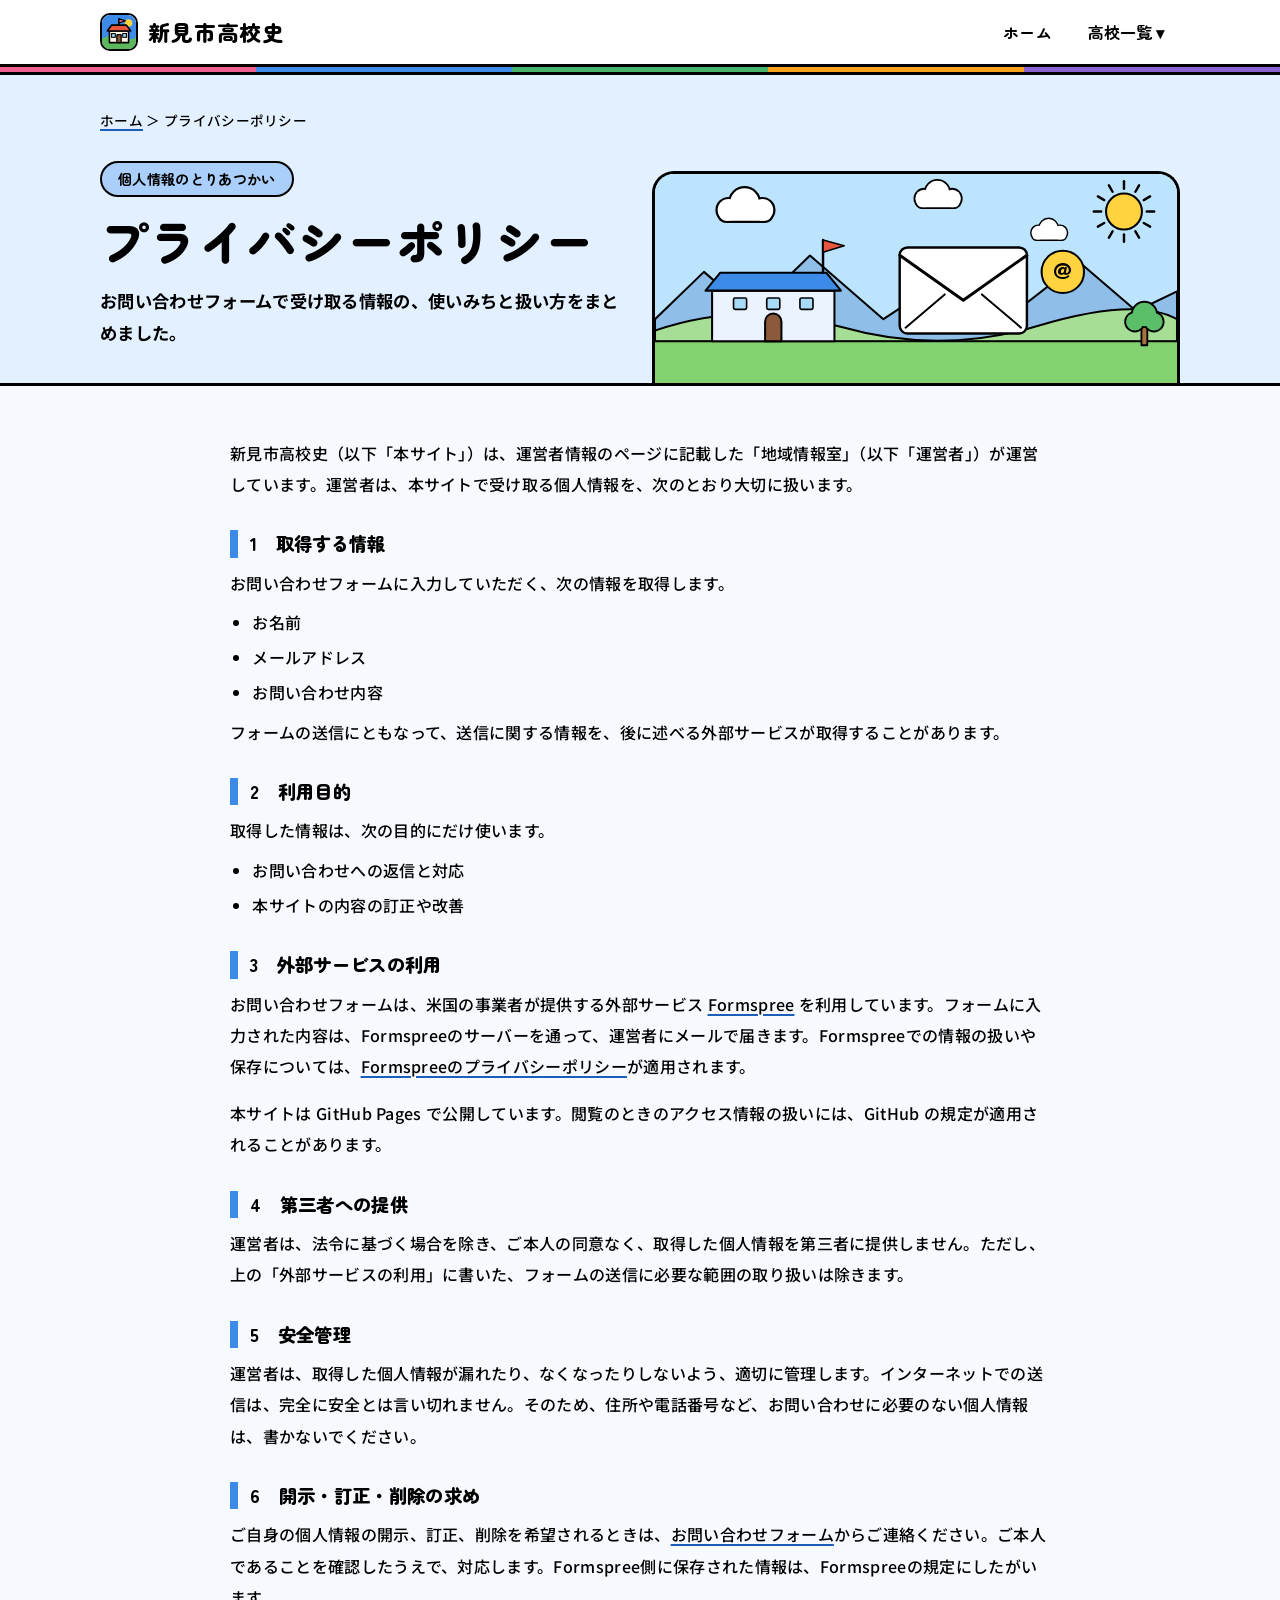
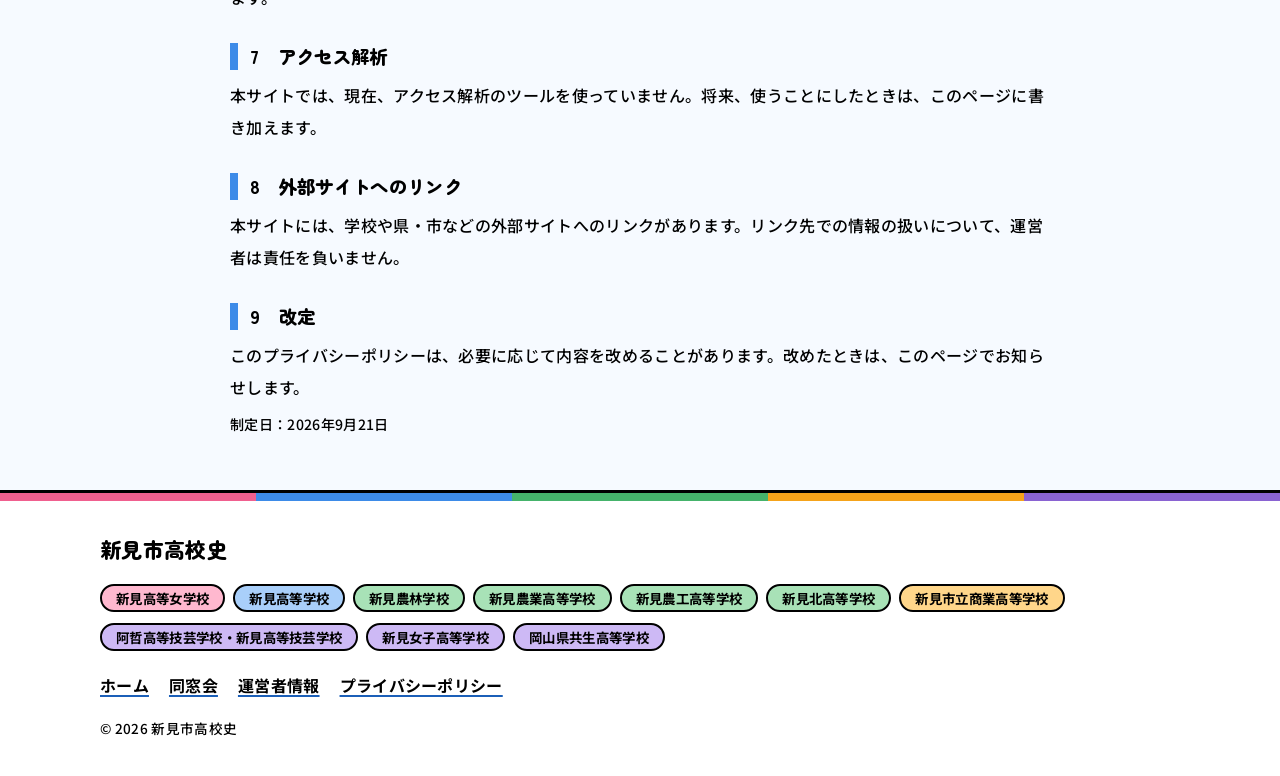
<file: privacy.html>
<!DOCTYPE html>
<html lang="ja">
<head>
<meta charset="utf-8">
<meta name="viewport" content="width=device-width, initial-scale=1">
<title>プライバシーポリシー｜新見市高校史</title>
<meta name="description" content="新見市高校史のプライバシーポリシー。">
<meta name="robots" content="noindex, follow">
<meta name="theme-color" content="#3D8BE8">
<link rel="icon" href="favicon.ico" sizes="any">
<link rel="icon" href="favicon.svg" type="image/svg+xml">
<link rel="apple-touch-icon" href="apple-touch-icon.png">
<link rel="preconnect" href="https://fonts.googleapis.com">
<link rel="preconnect" href="https://fonts.gstatic.com" crossorigin>
<link href="https://fonts.googleapis.com/css2?family=Noto+Sans+JP:wght@400;500;700&family=Zen+Maru+Gothic:wght@500;700;900&display=swap" rel="stylesheet">
<link rel="stylesheet" href="style.css">
<!-- 解析タグ（Googleアナリティクスなど）を使う場合は、ここに貼り付けます -->
</head>
<body class="t-blue">
<a class="skip" href="#main">本文へ移動</a>
<header class="site-header">
  <div class="wrap bar">
    <a class="brand" href="index.html"><img src="favicon.svg" alt="" width="38" height="38"><span>新見市高校史</span></a>
    <nav class="gnav" aria-label="メインメニュー">
      <a href="index.html">ホーム</a>
      <div class="dd">
        <button class="dd-btn" type="button" aria-expanded="false" aria-controls="dd-panel">高校一覧<span aria-hidden="true"> ▾</span></button>
        <div class="dd-panel" id="dd-panel" hidden><div class="dd-group t-rose"><p class="dd-title">女学校の系統</p><ul><li><a href="school/jogakko.html">新見高等女学校<small>1918年〜1948年</small></a></li></ul></div><div class="dd-group t-blue"><p class="dd-title">新見高校</p><ul><li><a href="school/niimi.html">新見高等学校<small>1948年〜現在</small></a></li></ul></div><div class="dd-group t-green"><p class="dd-title">農林・北高校の系統</p><ul><li><a href="school/norin.html">新見農林学校<small>1926年〜1948年</small></a></li><li><a href="school/nogyo.html">新見農業高等学校<small>1948年〜1962年</small></a></li><li><a href="school/nokou.html">新見農工高等学校<small>1962年〜1977年</small></a></li><li><a href="school/kita.html">新見北高等学校<small>1977年〜2007年</small></a></li></ul></div><div class="dd-group t-orange"><p class="dd-title">商業高校</p><ul><li><a href="school/shogyo.html">新見市立商業高等学校<small>〜1977年</small></a></li></ul></div><div class="dd-group t-purple"><p class="dd-title">技芸・共生の系統</p><ul><li><a href="school/gigei.html">阿哲高等技芸学校・新見高等技芸学校<small>1950年〜</small></a></li><li><a href="school/jyoshi.html">新見女子高等学校<small>1969年〜1996年</small></a></li><li><a href="school/kyousei.html">岡山県共生高等学校<small>1996年〜現在</small></a></li></ul></div></div>
      </div>
    </nav>
  </div>
  <div class="stripe" aria-hidden="true"></div>
</header>
<main id="main">
<section class="hero t-blue">
  <div class="wrap hero-grid">
    <div class="hero-text">
      <p class="crumb"><a href="index.html">ホーム</a> ＞ プライバシーポリシー</p>
      <p class="badge">個人情報のとりあつかい</p>
      <h1>プライバシーポリシー</h1>
      <p class="lead">お問い合わせフォームで受け取る情報の、使いみちと扱い方をまとめました。</p>
      
    </div>
    <div class="hero-art"><svg class="ill" viewBox="0 0 640 260" xmlns="http://www.w3.org/2000/svg" role="img" aria-label="校舎と手紙のイラスト"><rect width="640" height="260" fill="#BDE4FF"/><line x1="603.0" y1="46.0" x2="612.0" y2="46.0" stroke="#000" stroke-width="3" stroke-linecap="round"/><line x1="599.2487113059643" y1="60.0" x2="607.0429399400242" y2="64.5" stroke="#000" stroke-width="3" stroke-linecap="round"/><line x1="589.0" y1="70.24871130596428" x2="593.5" y2="78.04293994002423" stroke="#000" stroke-width="3" stroke-linecap="round"/><line x1="575.0" y1="74.0" x2="575.0" y2="83.0" stroke="#000" stroke-width="3" stroke-linecap="round"/><line x1="561.0" y1="70.24871130596429" x2="556.5" y2="78.04293994002424" stroke="#000" stroke-width="3" stroke-linecap="round"/><line x1="550.7512886940357" y1="60.0" x2="542.9570600599758" y2="64.5" stroke="#000" stroke-width="3" stroke-linecap="round"/><line x1="547.0" y1="46.0" x2="538.0" y2="46.00000000000001" stroke="#000" stroke-width="3" stroke-linecap="round"/><line x1="550.7512886940357" y1="31.999999999999996" x2="542.9570600599758" y2="27.499999999999996" stroke="#000" stroke-width="3" stroke-linecap="round"/><line x1="561.0" y1="21.751288694035726" x2="556.5" y2="13.957060059975781" stroke="#000" stroke-width="3" stroke-linecap="round"/><line x1="575.0" y1="18.0" x2="575.0" y2="9.0" stroke="#000" stroke-width="3" stroke-linecap="round"/><line x1="589.0" y1="21.75128869403572" x2="593.5" y2="13.957060059975774" stroke="#000" stroke-width="3" stroke-linecap="round"/><line x1="599.2487113059643" y1="31.999999999999986" x2="607.0429399400242" y2="27.499999999999982" stroke="#000" stroke-width="3" stroke-linecap="round"/><circle cx="575" cy="46" r="22" fill="#FFD23F" stroke="#000000" stroke-width="2.5" stroke-linejoin="round" stroke-linecap="round"/><g transform="translate(90 44) scale(1.1)" ><circle cx="0" cy="0" r="12" fill="#000000" stroke="#000000" stroke-width="5.0"/><circle cx="18" cy="-8" r="16" fill="#000000" stroke="#000000" stroke-width="5.0"/><circle cx="38" cy="0" r="12" fill="#000000" stroke="#000000" stroke-width="5.0"/><rect x="-10" y="-2" width="58" height="14" rx="7" fill="#000000" stroke="#000000" stroke-width="5.0"/><circle cx="0" cy="0" r="12" fill="#FFFFFF"/><circle cx="18" cy="-8" r="16" fill="#FFFFFF"/><circle cx="38" cy="0" r="12" fill="#FFFFFF"/><rect x="-10" y="-2" width="58" height="14" rx="7" fill="#FFFFFF"/></g><g transform="translate(330 30) scale(0.9)" ><circle cx="0" cy="0" r="12" fill="#000000" stroke="#000000" stroke-width="5.0"/><circle cx="18" cy="-8" r="16" fill="#000000" stroke="#000000" stroke-width="5.0"/><circle cx="38" cy="0" r="12" fill="#000000" stroke="#000000" stroke-width="5.0"/><rect x="-10" y="-2" width="58" height="14" rx="7" fill="#000000" stroke="#000000" stroke-width="5.0"/><circle cx="0" cy="0" r="12" fill="#FFFFFF"/><circle cx="18" cy="-8" r="16" fill="#FFFFFF"/><circle cx="38" cy="0" r="12" fill="#FFFFFF"/><rect x="-10" y="-2" width="58" height="14" rx="7" fill="#FFFFFF"/></g><g transform="translate(470 72) scale(0.7)" ><circle cx="0" cy="0" r="12" fill="#000000" stroke="#000000" stroke-width="5.0"/><circle cx="18" cy="-8" r="16" fill="#000000" stroke="#000000" stroke-width="5.0"/><circle cx="38" cy="0" r="12" fill="#000000" stroke="#000000" stroke-width="5.0"/><rect x="-10" y="-2" width="58" height="14" rx="7" fill="#000000" stroke="#000000" stroke-width="5.0"/><circle cx="0" cy="0" r="12" fill="#FFFFFF"/><circle cx="18" cy="-8" r="16" fill="#FFFFFF"/><circle cx="38" cy="0" r="12" fill="#FFFFFF"/><rect x="-10" y="-2" width="58" height="14" rx="7" fill="#FFFFFF"/></g><path d="M0,178 L60,120 L118,170 L190,100 L280,178 L350,132 L430,178 L520,108 L590,168 L640,144 L640,208 L0,208 Z" fill="#8FBFE8" stroke="#000000" stroke-width="2.5" stroke-linejoin="round" stroke-linecap="round"/><path d="M0,192 Q110,154 230,188 T470,186 T640,178 L640,260 L0,260 Z" fill="#A6DE95" stroke="#000000" stroke-width="2.5" stroke-linejoin="round" stroke-linecap="round"/><rect x="-4" y="205" width="648" height="60" fill="#84D16F" stroke="#000000" stroke-width="2.5"/><rect x="70" y="143" width="150" height="62" rx="0" fill="#EAF3FF" stroke="#000000" stroke-width="2.5" stroke-linejoin="round" stroke-linecap="round"/><polygon points="62,143 228,143 210,121 80,121" fill="#3D8BE8" stroke="#000000" stroke-width="2.5" stroke-linejoin="round" stroke-linecap="round"/><rect x="96.3" y="152" width="16" height="14" rx="2" fill="#A8DBF7" stroke="#000000" stroke-width="2" stroke-linejoin="round" stroke-linecap="round"/><rect x="137.0" y="152" width="16" height="14" rx="2" fill="#A8DBF7" stroke="#000000" stroke-width="2" stroke-linejoin="round" stroke-linecap="round"/><rect x="177.7" y="152" width="16" height="14" rx="2" fill="#A8DBF7" stroke="#000000" stroke-width="2" stroke-linejoin="round" stroke-linecap="round"/><path d="M135.0,205 v-24 a10,10 0 0 1 20,0 v24 z" fill="#8A5A3B" stroke="#000000" stroke-width="2.5" stroke-linejoin="round" stroke-linecap="round"/><line x1="206" y1="121" x2="206" y2="81" stroke="#000000" stroke-width="3" stroke-linecap="round"/><polygon points="206,81 232,88 206,96" fill="#E8563F" stroke="#000000" stroke-width="2" stroke-linejoin="round" stroke-linecap="round"/><g transform="translate(300 90) scale(1.2)" ><rect x="0" y="0" width="130" height="88" rx="8" fill="#FFFFFF" stroke="#000000" stroke-width="2.5" stroke-linejoin="round" stroke-linecap="round"/><path d="M0,8 L65,54 L130,8" fill="none" stroke="#000000" stroke-width="3" stroke-linejoin="round" stroke-linecap="round"/><path d="M6,82 L46,48 M124,82 L84,48" fill="none" stroke="#000000" stroke-width="2" stroke-linejoin="round" stroke-linecap="round"/></g><circle cx="500" cy="120" r="26" fill="#FFD23F" stroke="#000000" stroke-width="2.5" stroke-linejoin="round" stroke-linecap="round"/><text x="500" y="129" text-anchor="middle" font-size="28" font-weight="800" fill="#000000" font-family="'Zen Maru Gothic','Noto Sans JP',sans-serif">@</text><g transform="translate(600 210) scale(0.9)" ><rect x="-4" y="-26" width="8" height="26" rx="0" fill="#A9713B" stroke="#000000" stroke-width="2.5" stroke-linejoin="round" stroke-linecap="round"/><circle cx="0" cy="-42" r="16" fill="#000000" stroke="#000000" stroke-width="5.0"/><circle cx="-13" cy="-32" r="12" fill="#000000" stroke="#000000" stroke-width="5.0"/><circle cx="13" cy="-32" r="12" fill="#000000" stroke="#000000" stroke-width="5.0"/><circle cx="0" cy="-42" r="16" fill="#5BBF6A"/><circle cx="-13" cy="-32" r="12" fill="#5BBF6A"/><circle cx="13" cy="-32" r="12" fill="#5BBF6A"/></g></svg></div>
  </div>
</section>
<section class="sec">
  <div class="wrap narrow policy">
    <p>新見市高校史（以下「本サイト」）は、運営者情報のページに記載した「地域情報室」（以下「運営者」）が運営しています。運営者は、本サイトで受け取る個人情報を、次のとおり大切に扱います。</p>

    <h2 class="h3">1　取得する情報</h2>
    <p>お問い合わせフォームに入力していただく、次の情報を取得します。</p>
    <ul>
      <li>お名前</li>
      <li>メールアドレス</li>
      <li>お問い合わせ内容</li>
    </ul>
    <p>フォームの送信にともなって、送信に関する情報を、後に述べる外部サービスが取得することがあります。</p>

    <h2 class="h3">2　利用目的</h2>
    <p>取得した情報は、次の目的にだけ使います。</p>
    <ul>
      <li>お問い合わせへの返信と対応</li>
      <li>本サイトの内容の訂正や改善</li>
    </ul>

    <h2 class="h3">3　外部サービスの利用</h2>
    <p>お問い合わせフォームは、米国の事業者が提供する外部サービス <a href="https://formspree.io/" target="_blank" rel="noopener">Formspree</a> を利用しています。フォームに入力された内容は、Formspreeのサーバーを通って、運営者にメールで届きます。Formspreeでの情報の扱いや保存については、<a href="https://formspree.io/legal/privacy-policy/" target="_blank" rel="noopener">Formspreeのプライバシーポリシー</a>が適用されます。</p>
    <p>本サイトは GitHub Pages で公開しています。閲覧のときのアクセス情報の扱いには、GitHub の規定が適用されることがあります。</p>

    <h2 class="h3">4　第三者への提供</h2>
    <p>運営者は、法令に基づく場合を除き、ご本人の同意なく、取得した個人情報を第三者に提供しません。ただし、上の「外部サービスの利用」に書いた、フォームの送信に必要な範囲の取り扱いは除きます。</p>

    <h2 class="h3">5　安全管理</h2>
    <p>運営者は、取得した個人情報が漏れたり、なくなったりしないよう、適切に管理します。インターネットでの送信は、完全に安全とは言い切れません。そのため、住所や電話番号など、お問い合わせに必要のない個人情報は、書かないでください。</p>

    <h2 class="h3">6　開示・訂正・削除の求め</h2>
    <p>ご自身の個人情報の開示、訂正、削除を希望されるときは、<a href="operator.html#contact">お問い合わせフォーム</a>からご連絡ください。ご本人であることを確認したうえで、対応します。Formspree側に保存された情報は、Formspreeの規定にしたがいます。</p>

    <h2 class="h3">7　アクセス解析</h2>
    <p>本サイトでは、現在、アクセス解析のツールを使っていません。将来、使うことにしたときは、このページに書き加えます。</p>

    <h2 class="h3">8　外部サイトへのリンク</h2>
    <p>本サイトには、学校や県・市などの外部サイトへのリンクがあります。リンク先での情報の扱いについて、運営者は責任を負いません。</p>

    <h2 class="h3">9　改定</h2>
    <p>このプライバシーポリシーは、必要に応じて内容を改めることがあります。改めたときは、このページでお知らせします。</p>

    <p class="small">制定日：2026年9月21日</p>
  </div>
</section>
</main>
<footer class="site-footer">
  <div class="stripe" aria-hidden="true"></div>
  <div class="wrap">
    <p class="foot-title">新見市高校史</p>
    <ul class="foot-chips"><li><a class="fchip t-rose" href="school/jogakko.html">新見高等女学校</a></li><li><a class="fchip t-blue" href="school/niimi.html">新見高等学校</a></li><li><a class="fchip t-green" href="school/norin.html">新見農林学校</a></li><li><a class="fchip t-green" href="school/nogyo.html">新見農業高等学校</a></li><li><a class="fchip t-green" href="school/nokou.html">新見農工高等学校</a></li><li><a class="fchip t-green" href="school/kita.html">新見北高等学校</a></li><li><a class="fchip t-orange" href="school/shogyo.html">新見市立商業高等学校</a></li><li><a class="fchip t-purple" href="school/gigei.html">阿哲高等技芸学校・新見高等技芸学校</a></li><li><a class="fchip t-purple" href="school/jyoshi.html">新見女子高等学校</a></li><li><a class="fchip t-purple" href="school/kyousei.html">岡山県共生高等学校</a></li></ul>
    <ul class="foot-links">
      <li><a href="index.html">ホーム</a></li>
      <li><a href="alumni.html">同窓会</a></li>
      <li><a href="operator.html">運営者情報</a></li>
      <li><a href="privacy.html">プライバシーポリシー</a></li>
    </ul>
    <p class="copy">© 2026 新見市高校史</p>
  </div>
</footer>
<script src="script.js" defer></script>
</body>
</html>
</file>
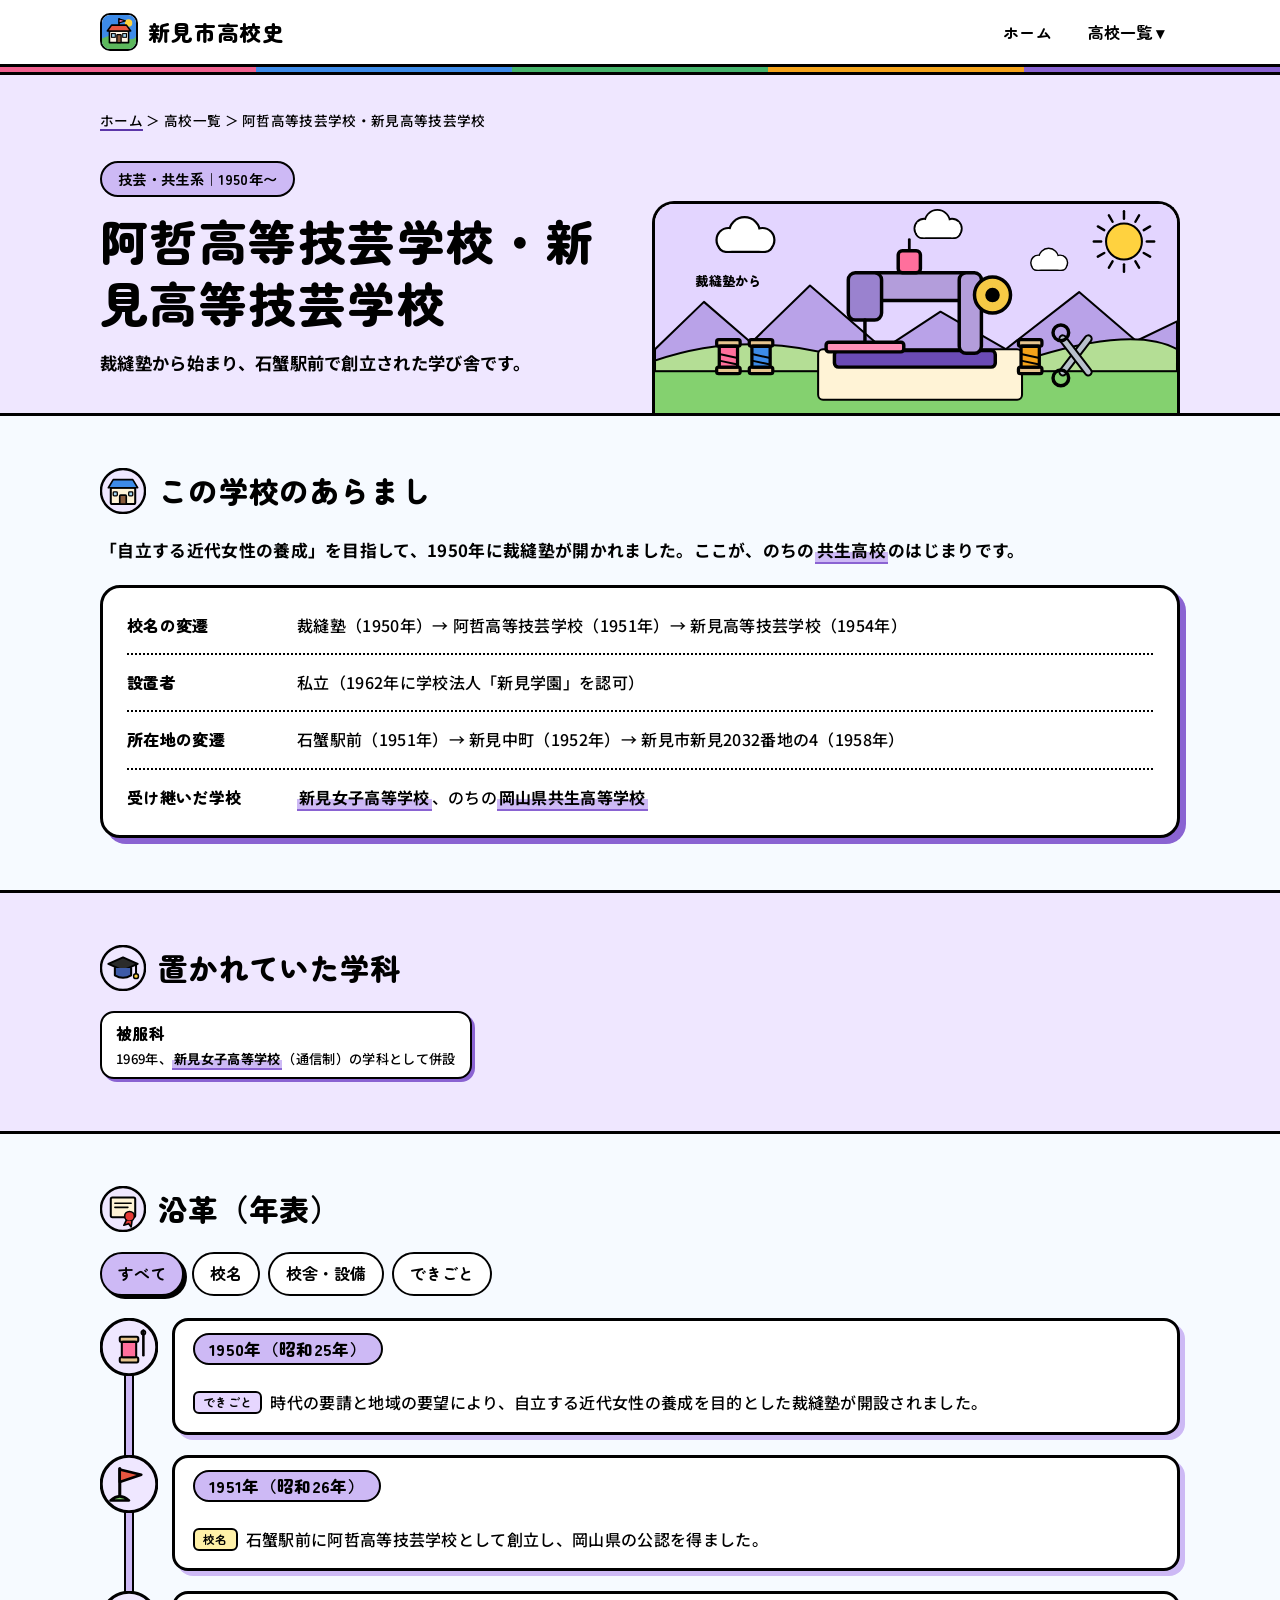
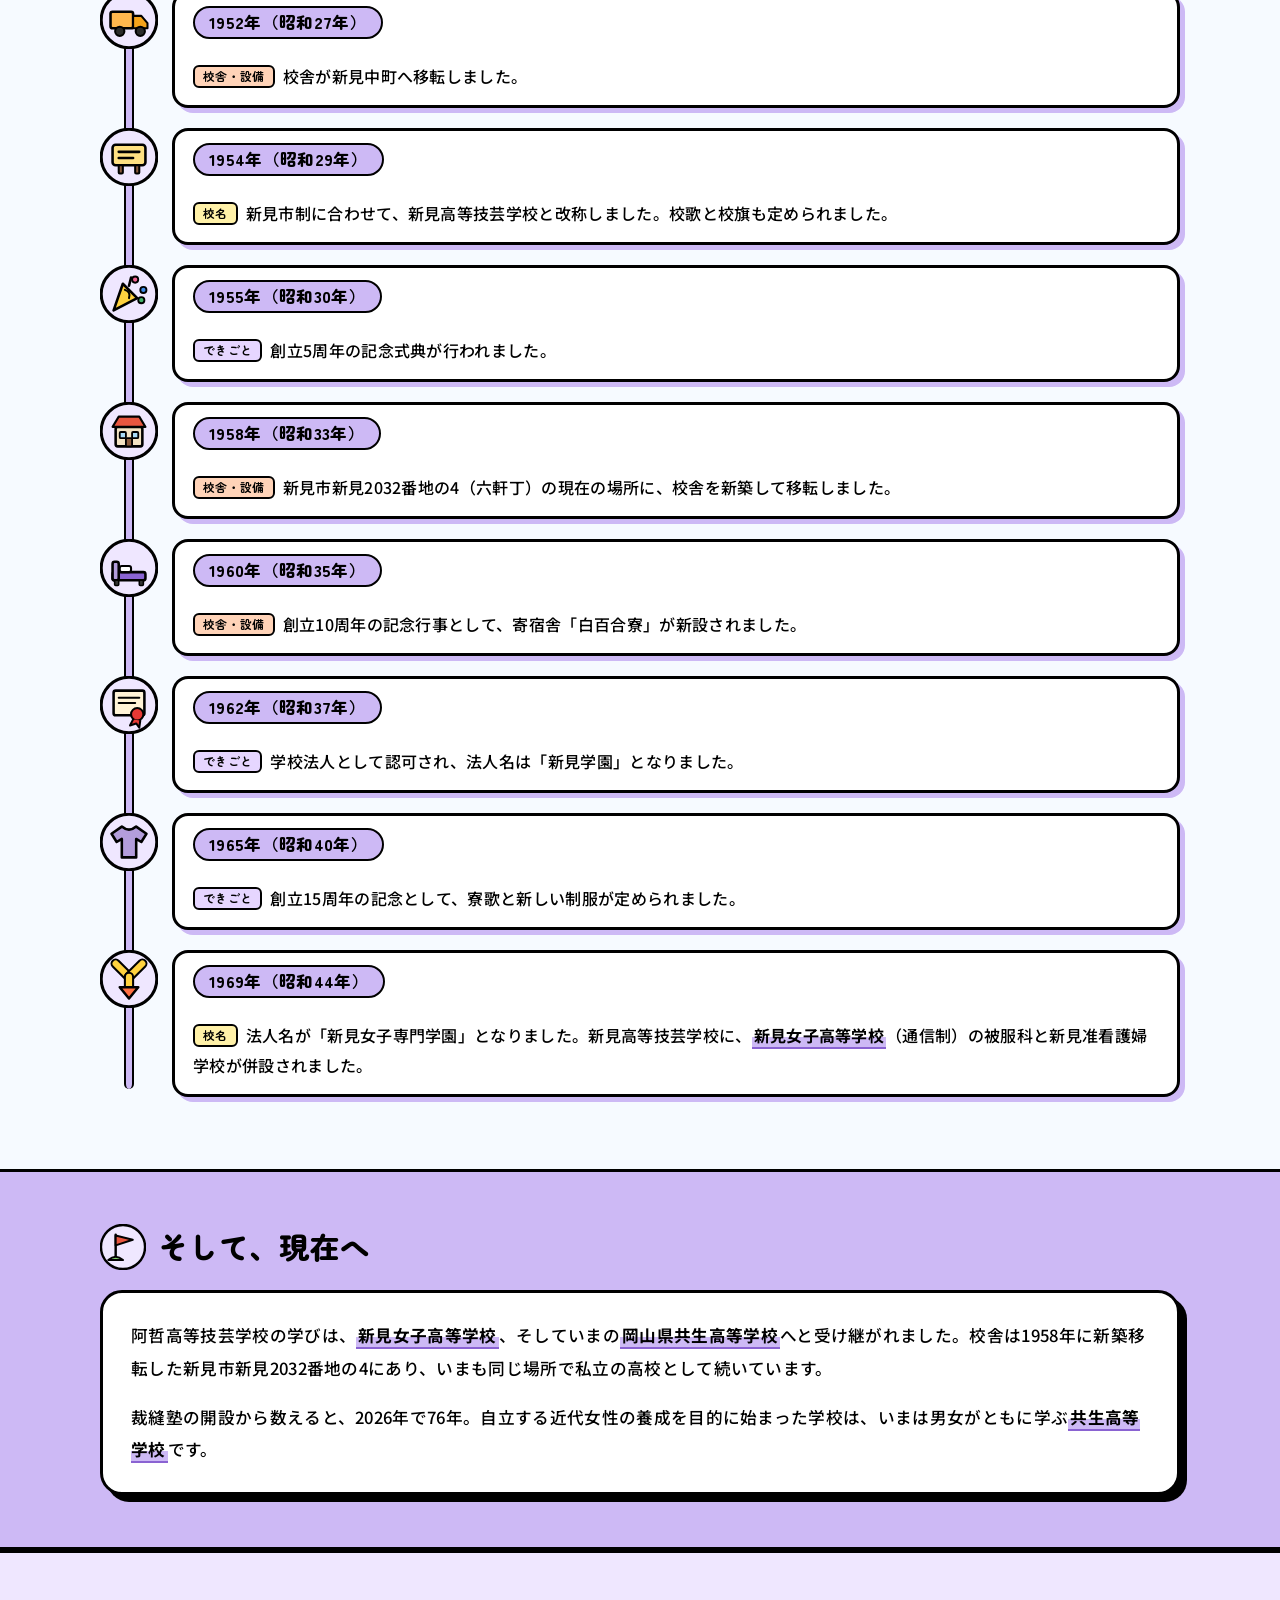
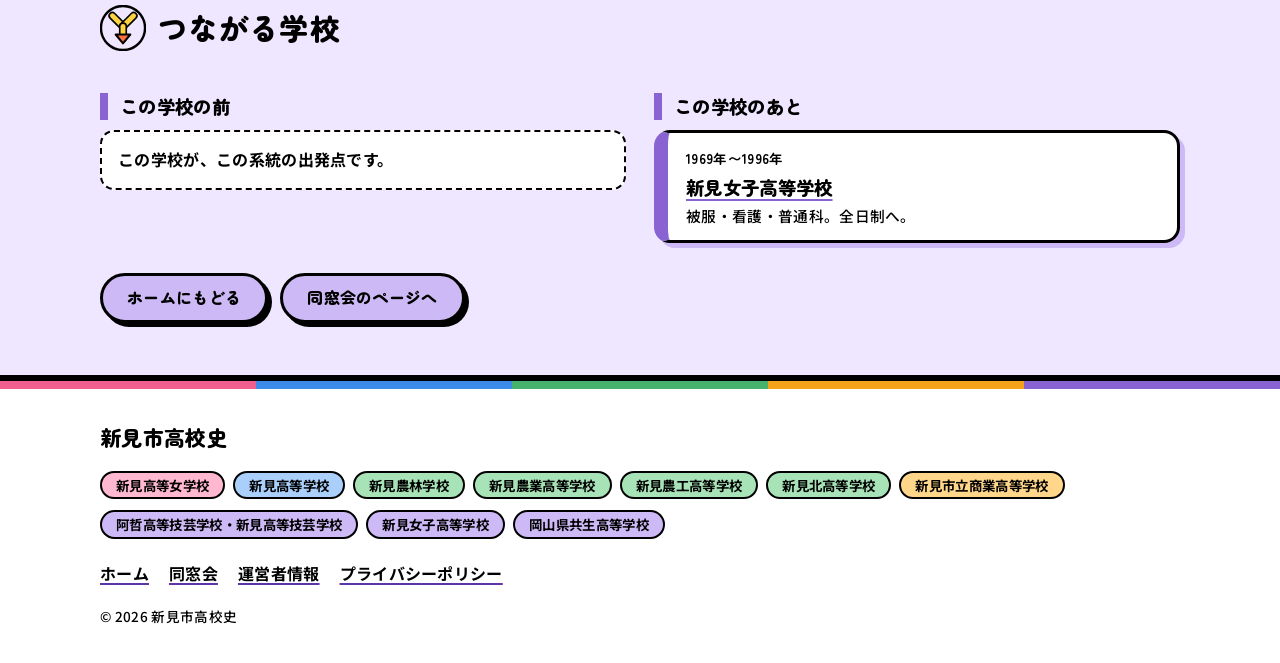
<file: school/gigei.html>
<!DOCTYPE html>
<html lang="ja">
<head>
<meta charset="utf-8">
<meta name="viewport" content="width=device-width, initial-scale=1">
<title>阿哲高等技芸学校・新見高等技芸学校の沿革｜新見市高校史</title>
<meta name="description" content="阿哲高等技芸学校・新見高等技芸学校（1950年〜）の沿革。裁縫塾から始まり、石蟹駅前で創立された学び舎です。">
<meta name="robots" content="noindex, follow">
<meta name="theme-color" content="#3D8BE8">
<link rel="icon" href="../favicon.ico" sizes="any">
<link rel="icon" href="../favicon.svg" type="image/svg+xml">
<link rel="apple-touch-icon" href="../apple-touch-icon.png">
<link rel="preconnect" href="https://fonts.googleapis.com">
<link rel="preconnect" href="https://fonts.gstatic.com" crossorigin>
<link href="https://fonts.googleapis.com/css2?family=Noto+Sans+JP:wght@400;500;700&family=Zen+Maru+Gothic:wght@500;700;900&display=swap" rel="stylesheet">
<link rel="stylesheet" href="../style.css">
<!-- 解析タグ（Googleアナリティクスなど）を使う場合は、ここに貼り付けます -->
</head>
<body class="t-purple">
<a class="skip" href="#main">本文へ移動</a>
<header class="site-header">
  <div class="wrap bar">
    <a class="brand" href="../index.html"><img src="../favicon.svg" alt="" width="38" height="38"><span>新見市高校史</span></a>
    <nav class="gnav" aria-label="メインメニュー">
      <a href="../index.html">ホーム</a>
      <div class="dd">
        <button class="dd-btn" type="button" aria-expanded="false" aria-controls="dd-panel">高校一覧<span aria-hidden="true"> ▾</span></button>
        <div class="dd-panel" id="dd-panel" hidden><div class="dd-group t-rose"><p class="dd-title">女学校の系統</p><ul><li><a href="jogakko.html">新見高等女学校<small>1918年〜1948年</small></a></li></ul></div><div class="dd-group t-blue"><p class="dd-title">新見高校</p><ul><li><a href="niimi.html">新見高等学校<small>1948年〜現在</small></a></li></ul></div><div class="dd-group t-green"><p class="dd-title">農林・北高校の系統</p><ul><li><a href="norin.html">新見農林学校<small>1926年〜1948年</small></a></li><li><a href="nogyo.html">新見農業高等学校<small>1948年〜1962年</small></a></li><li><a href="nokou.html">新見農工高等学校<small>1962年〜1977年</small></a></li><li><a href="kita.html">新見北高等学校<small>1977年〜2007年</small></a></li></ul></div><div class="dd-group t-orange"><p class="dd-title">商業高校</p><ul><li><a href="shogyo.html">新見市立商業高等学校<small>〜1977年</small></a></li></ul></div><div class="dd-group t-purple"><p class="dd-title">技芸・共生の系統</p><ul><li><a href="gigei.html">阿哲高等技芸学校・新見高等技芸学校<small>1950年〜</small></a></li><li><a href="jyoshi.html">新見女子高等学校<small>1969年〜1996年</small></a></li><li><a href="kyousei.html">岡山県共生高等学校<small>1996年〜現在</small></a></li></ul></div></div>
      </div>
    </nav>
  </div>
  <div class="stripe" aria-hidden="true"></div>
</header>
<main id="main">
<section class="hero t-purple">
  <div class="wrap hero-grid">
    <div class="hero-text">
      <p class="crumb"><a href="../index.html">ホーム</a> ＞ 高校一覧 ＞ 阿哲高等技芸学校・新見高等技芸学校</p>
      <p class="badge">技芸・共生系｜1950年〜</p>
      <h1>阿哲高等技芸学校・新見高等技芸学校</h1>
      <p class="lead">裁縫塾から始まり、石蟹駅前で創立された学び舎です。</p>
      
    </div>
    <div class="hero-art"><svg class="ill" viewBox="0 0 640 260" xmlns="http://www.w3.org/2000/svg" role="img" aria-label="ミシンと糸巻き、はさみのイラスト"><rect width="640" height="260" fill="#E3D5FF"/><line x1="603.0" y1="46.0" x2="612.0" y2="46.0" stroke="#000" stroke-width="3" stroke-linecap="round"/><line x1="599.2487113059643" y1="60.0" x2="607.0429399400242" y2="64.5" stroke="#000" stroke-width="3" stroke-linecap="round"/><line x1="589.0" y1="70.24871130596428" x2="593.5" y2="78.04293994002423" stroke="#000" stroke-width="3" stroke-linecap="round"/><line x1="575.0" y1="74.0" x2="575.0" y2="83.0" stroke="#000" stroke-width="3" stroke-linecap="round"/><line x1="561.0" y1="70.24871130596429" x2="556.5" y2="78.04293994002424" stroke="#000" stroke-width="3" stroke-linecap="round"/><line x1="550.7512886940357" y1="60.0" x2="542.9570600599758" y2="64.5" stroke="#000" stroke-width="3" stroke-linecap="round"/><line x1="547.0" y1="46.0" x2="538.0" y2="46.00000000000001" stroke="#000" stroke-width="3" stroke-linecap="round"/><line x1="550.7512886940357" y1="31.999999999999996" x2="542.9570600599758" y2="27.499999999999996" stroke="#000" stroke-width="3" stroke-linecap="round"/><line x1="561.0" y1="21.751288694035726" x2="556.5" y2="13.957060059975781" stroke="#000" stroke-width="3" stroke-linecap="round"/><line x1="575.0" y1="18.0" x2="575.0" y2="9.0" stroke="#000" stroke-width="3" stroke-linecap="round"/><line x1="589.0" y1="21.75128869403572" x2="593.5" y2="13.957060059975774" stroke="#000" stroke-width="3" stroke-linecap="round"/><line x1="599.2487113059643" y1="31.999999999999986" x2="607.0429399400242" y2="27.499999999999982" stroke="#000" stroke-width="3" stroke-linecap="round"/><circle cx="575" cy="46" r="22" fill="#FFD23F" stroke="#000000" stroke-width="2.5" stroke-linejoin="round" stroke-linecap="round"/><g transform="translate(90 44) scale(1.1)" ><circle cx="0" cy="0" r="12" fill="#000000" stroke="#000000" stroke-width="5.0"/><circle cx="18" cy="-8" r="16" fill="#000000" stroke="#000000" stroke-width="5.0"/><circle cx="38" cy="0" r="12" fill="#000000" stroke="#000000" stroke-width="5.0"/><rect x="-10" y="-2" width="58" height="14" rx="7" fill="#000000" stroke="#000000" stroke-width="5.0"/><circle cx="0" cy="0" r="12" fill="#FFFFFF"/><circle cx="18" cy="-8" r="16" fill="#FFFFFF"/><circle cx="38" cy="0" r="12" fill="#FFFFFF"/><rect x="-10" y="-2" width="58" height="14" rx="7" fill="#FFFFFF"/></g><g transform="translate(330 30) scale(0.9)" ><circle cx="0" cy="0" r="12" fill="#000000" stroke="#000000" stroke-width="5.0"/><circle cx="18" cy="-8" r="16" fill="#000000" stroke="#000000" stroke-width="5.0"/><circle cx="38" cy="0" r="12" fill="#000000" stroke="#000000" stroke-width="5.0"/><rect x="-10" y="-2" width="58" height="14" rx="7" fill="#000000" stroke="#000000" stroke-width="5.0"/><circle cx="0" cy="0" r="12" fill="#FFFFFF"/><circle cx="18" cy="-8" r="16" fill="#FFFFFF"/><circle cx="38" cy="0" r="12" fill="#FFFFFF"/><rect x="-10" y="-2" width="58" height="14" rx="7" fill="#FFFFFF"/></g><g transform="translate(470 72) scale(0.7)" ><circle cx="0" cy="0" r="12" fill="#000000" stroke="#000000" stroke-width="5.0"/><circle cx="18" cy="-8" r="16" fill="#000000" stroke="#000000" stroke-width="5.0"/><circle cx="38" cy="0" r="12" fill="#000000" stroke="#000000" stroke-width="5.0"/><rect x="-10" y="-2" width="58" height="14" rx="7" fill="#000000" stroke="#000000" stroke-width="5.0"/><circle cx="0" cy="0" r="12" fill="#FFFFFF"/><circle cx="18" cy="-8" r="16" fill="#FFFFFF"/><circle cx="38" cy="0" r="12" fill="#FFFFFF"/><rect x="-10" y="-2" width="58" height="14" rx="7" fill="#FFFFFF"/></g><path d="M0,178 L60,120 L118,170 L190,100 L280,178 L350,132 L430,178 L520,108 L590,168 L640,144 L640,208 L0,208 Z" fill="#B9A2E8" stroke="#000000" stroke-width="2.5" stroke-linejoin="round" stroke-linecap="round"/><path d="M0,192 Q110,154 230,188 T470,186 T640,178 L640,260 L0,260 Z" fill="#B4DE95" stroke="#000000" stroke-width="2.5" stroke-linejoin="round" stroke-linecap="round"/><rect x="-4" y="205" width="648" height="60" fill="#84D16F" stroke="#000000" stroke-width="2.5"/><g transform="translate(200 178) scale(1)" ><rect x="0" y="0" width="250" height="62" rx="6" fill="#FFF3D6" stroke="#000000" stroke-width="2.5" stroke-linejoin="round" stroke-linecap="round"/></g><g transform="translate(220 200) scale(1.7)" ><rect x="0" y="-12" width="116" height="12" rx="3" fill="#6B4BB5" stroke="#000000" stroke-width="2.5" stroke-linejoin="round" stroke-linecap="round"/><rect x="14" y="-68" width="92" height="20" rx="9" fill="#B39DDB" stroke="#000000" stroke-width="2.5" stroke-linejoin="round" stroke-linecap="round"/><rect x="90" y="-68" width="16" height="58" rx="5" fill="#B39DDB" stroke="#000000" stroke-width="2.5" stroke-linejoin="round" stroke-linecap="round"/><rect x="10" y="-68" width="24" height="34" rx="5" fill="#9A82CF" stroke="#000000" stroke-width="2.5" stroke-linejoin="round" stroke-linecap="round"/><line x1="22" y1="-34" x2="22" y2="-14" stroke="#000000" stroke-width="2.5" stroke-linecap="round"/><rect x="16" y="-18" width="12" height="5" rx="1" fill="#333" stroke="#000000" stroke-width="1.5" stroke-linejoin="round" stroke-linecap="round"/><rect x="46" y="-84" width="16" height="16" rx="3" fill="#FF6F9C" stroke="#000000" stroke-width="2.5" stroke-linejoin="round" stroke-linecap="round"/><line x1="54" y1="-84" x2="54" y2="-92" stroke="#000000" stroke-width="2" stroke-linecap="round"/><circle cx="114" cy="-52" r="13" fill="#F6C945" stroke="#000000" stroke-width="2.5" stroke-linejoin="round" stroke-linecap="round"/><circle cx="114" cy="-52" r="4" fill="#000000" stroke="#000000" stroke-width="2.5" stroke-linejoin="round" stroke-linecap="round"/><rect x="-6" y="-18" width="56" height="7" rx="2" fill="#FF8FB8" stroke="#000000" stroke-width="2.5" stroke-linejoin="round" stroke-linecap="round"/></g><g transform="translate(90 208) scale(1.6)" ><rect x="-9" y="-26" width="18" height="5" rx="1.5" fill="#E6C48F" stroke="#000000" stroke-width="2.5" stroke-linejoin="round" stroke-linecap="round"/><rect x="-9" y="-5" width="18" height="5" rx="1.5" fill="#E6C48F" stroke="#000000" stroke-width="2.5" stroke-linejoin="round" stroke-linecap="round"/><rect x="-7" y="-21" width="14" height="16" rx="1" fill="#FF6F9C" stroke="#000000" stroke-width="2.5" stroke-linejoin="round" stroke-linecap="round"/><line x1="-7" y1="-15" x2="7" y2="-12" stroke="#000000" stroke-width="1.5" stroke-linecap="round"/><line x1="-7" y1="-10" x2="7" y2="-7" stroke="#000000" stroke-width="1.5" stroke-linecap="round"/></g><g transform="translate(130 208) scale(1.6)" ><rect x="-9" y="-26" width="18" height="5" rx="1.5" fill="#E6C48F" stroke="#000000" stroke-width="2.5" stroke-linejoin="round" stroke-linecap="round"/><rect x="-9" y="-5" width="18" height="5" rx="1.5" fill="#E6C48F" stroke="#000000" stroke-width="2.5" stroke-linejoin="round" stroke-linecap="round"/><rect x="-7" y="-21" width="14" height="16" rx="1" fill="#3D8BE8" stroke="#000000" stroke-width="2.5" stroke-linejoin="round" stroke-linecap="round"/><line x1="-7" y1="-15" x2="7" y2="-12" stroke="#000000" stroke-width="1.5" stroke-linecap="round"/><line x1="-7" y1="-10" x2="7" y2="-7" stroke="#000000" stroke-width="1.5" stroke-linecap="round"/></g><g transform="translate(460 208) scale(1.6)" ><rect x="-9" y="-26" width="18" height="5" rx="1.5" fill="#E6C48F" stroke="#000000" stroke-width="2.5" stroke-linejoin="round" stroke-linecap="round"/><rect x="-9" y="-5" width="18" height="5" rx="1.5" fill="#E6C48F" stroke="#000000" stroke-width="2.5" stroke-linejoin="round" stroke-linecap="round"/><rect x="-7" y="-21" width="14" height="16" rx="1" fill="#F5A31A" stroke="#000000" stroke-width="2.5" stroke-linejoin="round" stroke-linecap="round"/><line x1="-7" y1="-15" x2="7" y2="-12" stroke="#000000" stroke-width="1.5" stroke-linecap="round"/><line x1="-7" y1="-10" x2="7" y2="-7" stroke="#000000" stroke-width="1.5" stroke-linecap="round"/></g><g transform="translate(500 206) scale(1.2)" ><line x1="0" y1="0" x2="26" y2="-34" stroke="#000000" stroke-width="9" stroke-linecap="round"/><line x1="0" y1="0" x2="26" y2="-34" stroke="#B8C0CC" stroke-width="5" stroke-linecap="round"/><line x1="0" y1="-34" x2="26" y2="0" stroke="#000000" stroke-width="9" stroke-linecap="round"/><line x1="0" y1="-34" x2="26" y2="0" stroke="#B8C0CC" stroke-width="5" stroke-linecap="round"/><circle cx="-2" cy="6" r="8" fill="none" stroke="#000000" stroke-width="3.5" stroke-linejoin="round" stroke-linecap="round"/><circle cx="-2" cy="-40" r="8" fill="none" stroke="#000000" stroke-width="3.5" stroke-linejoin="round" stroke-linecap="round"/></g><g transform="translate(90 100) scale(1)" ><text x="0" y="0" text-anchor="middle" font-size="16" font-weight="800" fill="#000000" font-family="'Zen Maru Gothic','Noto Sans JP',sans-serif">裁縫塾から</text></g></svg></div>
  </div>
</section>
<section class="sec">
  <div class="wrap">
    <h2 class="h2"><span class="h2-ico"><svg class="ico" viewBox="0 0 48 48" xmlns="http://www.w3.org/2000/svg" aria-hidden="true"><circle class="ico-bg" cx="24" cy="24" r="23" stroke="#000000" stroke-width="2.5"/><g transform="translate(3.6 3.6) scale(0.85)"><rect x="9" y="20" width="30" height="20" rx="2" fill="#FFF3D6" stroke="#000000" stroke-width="2.5" stroke-linejoin="round" stroke-linecap="round"/><polygon points="6,20 42,20 36,10 12,10" fill="#3D8BE8" stroke="#000000" stroke-width="2" stroke-linejoin="round" stroke-linecap="round"/><rect x="20" y="29" width="8" height="11" rx="1" fill="#8A5A3B" stroke="#000000" stroke-width="2" stroke-linejoin="round" stroke-linecap="round"/><rect x="12" y="25" width="5" height="5" rx="1" fill="#A8DBF7" stroke="#000000" stroke-width="1.6" stroke-linejoin="round" stroke-linecap="round"/><rect x="31" y="25" width="5" height="5" rx="1" fill="#A8DBF7" stroke="#000000" stroke-width="1.6" stroke-linejoin="round" stroke-linecap="round"/></g></svg></span>この学校のあらまし</h2>
    <p class="intro">「自立する近代女性の養成」を目指して、1950年に裁縫塾が開かれました。ここが、のちの<a class="sl t-purple" href="kyousei.html">共生高校</a>のはじまりです。</p>
    <div class="card"><dl class="info"><div class="row"><dt>校名の変遷</dt><dd>裁縫塾（1950年）→ 阿哲高等技芸学校（1951年）→ 新見高等技芸学校（1954年）</dd></div><div class="row"><dt>設置者</dt><dd>私立（1962年に学校法人「新見学園」を認可）</dd></div><div class="row"><dt>所在地の変遷</dt><dd>石蟹駅前（1951年）→ 新見中町（1952年）→ 新見市新見2032番地の4（1958年）</dd></div><div class="row"><dt>受け継いだ学校</dt><dd><a class="sl t-purple" href="jyoshi.html">新見女子高等学校</a>、のちの<a class="sl t-purple" href="kyousei.html">岡山県共生高等学校</a></dd></div></dl></div>
    
  </div>
</section>
<section class="sec alt">
  <div class="wrap">
    <h2 class="h2"><span class="h2-ico"><svg class="ico" viewBox="0 0 48 48" xmlns="http://www.w3.org/2000/svg" aria-hidden="true"><circle class="ico-bg" cx="24" cy="24" r="23" stroke="#000000" stroke-width="2.5"/><g transform="translate(3.6 3.6) scale(0.85)"><polygon points="6,19 24,11 42,19 24,27" fill="#2B2B2B" stroke="#000000" stroke-width="2.5" stroke-linejoin="round" stroke-linecap="round"/><path d="M14,24 v9 q10,6 20,0 v-9" fill="#3D5AA8" stroke="#000000" stroke-width="2.5" stroke-linejoin="round" stroke-linecap="round"/><line x1="40" y1="20" x2="40" y2="32" stroke="#000000" stroke-width="2.5" stroke-linecap="round"/><circle cx="40" cy="34" r="3" fill="#FFD23F" stroke="#000000" stroke-width="1.8" stroke-linejoin="round" stroke-linecap="round"/></g></svg></span>置かれていた学科</h2>
    <ul class="chips"><li class="chip"><b>被服科</b><small>1969年、<a class="sl t-purple" href="jyoshi.html">新見女子高等学校</a>（通信制）の学科として併設</small></li></ul>
    
    
  </div>
</section>
<section class="sec">
  <div class="wrap">
    <h2 class="h2"><span class="h2-ico"><svg class="ico" viewBox="0 0 48 48" xmlns="http://www.w3.org/2000/svg" aria-hidden="true"><circle class="ico-bg" cx="24" cy="24" r="23" stroke="#000000" stroke-width="2.5"/><g transform="translate(3.6 3.6) scale(0.85)"><rect x="9" y="10" width="30" height="24" rx="2" fill="#FFF3D6" stroke="#000000" stroke-width="2.5" stroke-linejoin="round" stroke-linecap="round"/><line x1="14" y1="17" x2="34" y2="17" stroke="#000000" stroke-width="2" stroke-linecap="round"/><line x1="14" y1="22" x2="30" y2="22" stroke="#000000" stroke-width="2" stroke-linecap="round"/><circle cx="32" cy="33" r="6" fill="#E53935" stroke="#000000" stroke-width="2" stroke-linejoin="round" stroke-linecap="round"/><path d="M28,38 l-3,6 l6,-2 l3,4 l1,-7" fill="#E53935" stroke="#000000" stroke-width="2" stroke-linejoin="round" stroke-linecap="round"/></g></svg></span>沿革（年表）</h2>
    <div class="filters" role="group" aria-label="年表の表示をしぼる"><button type="button" data-f="all" aria-pressed="true">すべて</button><button type="button" data-f="name" aria-pressed="false">校名</button><button type="button" data-f="fac" aria-pressed="false">校舎・設備</button><button type="button" data-f="event" aria-pressed="false">できごと</button></div>
    <ol class="tl" data-tl><li class="ev tag-event" data-tag="event"><div class="ev-ico"><svg class="ico" viewBox="0 0 48 48" xmlns="http://www.w3.org/2000/svg" aria-hidden="true"><circle class="ico-bg" cx="24" cy="24" r="23" stroke="#000000" stroke-width="2.5"/><g transform="translate(3.6 3.6) scale(0.85)"><rect x="15" y="14" width="18" height="5" rx="1.5" fill="#E6C48F" stroke="#000000" stroke-width="2" stroke-linejoin="round" stroke-linecap="round"/><rect x="15" y="34" width="18" height="5" rx="1.5" fill="#E6C48F" stroke="#000000" stroke-width="2" stroke-linejoin="round" stroke-linecap="round"/><rect x="17" y="19" width="14" height="15" rx="1" fill="#FF6F9C" stroke="#000000" stroke-width="2" stroke-linejoin="round" stroke-linecap="round"/><line x1="38" y1="8" x2="38" y2="32" stroke="#000000" stroke-width="2.5" stroke-linecap="round"/><circle cx="38" cy="10" r="2" fill="none" stroke="#000000" stroke-width="1.6" stroke-linejoin="round" stroke-linecap="round"/></g></svg></div><div class="ev-body"><p class="ev-year">1950年（昭和25年）</p><p class="ev-text"><span class="tag">できごと</span>時代の要請と地域の要望により、自立する近代女性の養成を目的とした裁縫塾が開設されました。</p></div></li><li class="ev tag-name" data-tag="name"><div class="ev-ico"><svg class="ico" viewBox="0 0 48 48" xmlns="http://www.w3.org/2000/svg" aria-hidden="true"><circle class="ico-bg" cx="24" cy="24" r="23" stroke="#000000" stroke-width="2.5"/><g transform="translate(3.6 3.6) scale(0.85)"><line x1="15" y1="9" x2="15" y2="38" stroke="#000000" stroke-width="3" stroke-linecap="round"/><polygon points="15,10 36,15 15,22" fill="#E8563F" stroke="#000000" stroke-width="2.5" stroke-linejoin="round" stroke-linecap="round"/><path d="M6,40 q9,-8 18,0 z" fill="#84D16F" stroke="#000000" stroke-width="2.5" stroke-linejoin="round" stroke-linecap="round"/></g></svg></div><div class="ev-body"><p class="ev-year">1951年（昭和26年）</p><p class="ev-text"><span class="tag">校名</span>石蟹駅前に阿哲高等技芸学校として創立し、岡山県の公認を得ました。</p></div></li><li class="ev tag-fac" data-tag="fac"><div class="ev-ico"><svg class="ico" viewBox="0 0 48 48" xmlns="http://www.w3.org/2000/svg" aria-hidden="true"><circle class="ico-bg" cx="24" cy="24" r="23" stroke="#000000" stroke-width="2.5"/><g transform="translate(3.6 3.6) scale(0.85)"><rect x="6" y="16" width="22" height="16" rx="2" fill="#FFB74D" stroke="#000000" stroke-width="2.5" stroke-linejoin="round" stroke-linecap="round"/><path d="M28,20 h8 l6,7 v5 h-14 z" fill="#F5A31A" stroke="#000000" stroke-width="2" stroke-linejoin="round" stroke-linecap="round"/><circle cx="15" cy="35" r="4.5" fill="#2B2B2B" stroke="#000000" stroke-width="2" stroke-linejoin="round" stroke-linecap="round"/><circle cx="35" cy="35" r="4.5" fill="#2B2B2B" stroke="#000000" stroke-width="2" stroke-linejoin="round" stroke-linecap="round"/></g></svg></div><div class="ev-body"><p class="ev-year">1952年（昭和27年）</p><p class="ev-text"><span class="tag">校舎・設備</span>校舎が新見中町へ移転しました。</p></div></li><li class="ev tag-name" data-tag="name"><div class="ev-ico"><svg class="ico" viewBox="0 0 48 48" xmlns="http://www.w3.org/2000/svg" aria-hidden="true"><circle class="ico-bg" cx="24" cy="24" r="23" stroke="#000000" stroke-width="2.5"/><g transform="translate(3.6 3.6) scale(0.85)"><rect x="8" y="12" width="32" height="20" rx="3" fill="#FFE082" stroke="#000000" stroke-width="2.5" stroke-linejoin="round" stroke-linecap="round"/><line x1="14" y1="19" x2="34" y2="19" stroke="#000000" stroke-width="2.5" stroke-linecap="round"/><line x1="14" y1="25" x2="28" y2="25" stroke="#000000" stroke-width="2.5" stroke-linecap="round"/><rect x="14" y="32" width="4" height="8" rx="1" fill="#8A5A3B" stroke="#000000" stroke-width="2" stroke-linejoin="round" stroke-linecap="round"/><rect x="30" y="32" width="4" height="8" rx="1" fill="#8A5A3B" stroke="#000000" stroke-width="2" stroke-linejoin="round" stroke-linecap="round"/></g></svg></div><div class="ev-body"><p class="ev-year">1954年（昭和29年）</p><p class="ev-text"><span class="tag">校名</span>新見市制に合わせて、新見高等技芸学校と改称しました。校歌と校旗も定められました。</p></div></li><li class="ev tag-event" data-tag="event"><div class="ev-ico"><svg class="ico" viewBox="0 0 48 48" xmlns="http://www.w3.org/2000/svg" aria-hidden="true"><circle class="ico-bg" cx="24" cy="24" r="23" stroke="#000000" stroke-width="2.5"/><g transform="translate(3.6 3.6) scale(0.85)"><polygon points="9,40 18,14 32,28" fill="#FFD23F" stroke="#000000" stroke-width="2.5" stroke-linejoin="round" stroke-linecap="round"/><line x1="24" y1="16" x2="26" y2="8" stroke="#000000" stroke-width="2.5" stroke-linecap="round"/><circle cx="30" cy="10" r="3" fill="#F06292" stroke="#000000" stroke-width="1.8" stroke-linejoin="round" stroke-linecap="round"/><circle cx="38" cy="20" r="3" fill="#3D8BE8" stroke="#000000" stroke-width="1.8" stroke-linejoin="round" stroke-linecap="round"/><circle cx="36" cy="30" r="3" fill="#45B36B" stroke="#000000" stroke-width="1.8" stroke-linejoin="round" stroke-linecap="round"/><path d="M20,20 q6,2 4,8" fill="none" stroke="#000000" stroke-width="2" stroke-linejoin="round" stroke-linecap="round"/></g></svg></div><div class="ev-body"><p class="ev-year">1955年（昭和30年）</p><p class="ev-text"><span class="tag">できごと</span>創立5周年の記念式典が行われました。</p></div></li><li class="ev tag-fac" data-tag="fac"><div class="ev-ico"><svg class="ico" viewBox="0 0 48 48" xmlns="http://www.w3.org/2000/svg" aria-hidden="true"><circle class="ico-bg" cx="24" cy="24" r="23" stroke="#000000" stroke-width="2.5"/><g transform="translate(3.6 3.6) scale(0.85)"><rect x="11" y="20" width="26" height="19" rx="2" fill="#F3E3C3" stroke="#000000" stroke-width="2.5" stroke-linejoin="round" stroke-linecap="round"/><polygon points="8,20 40,20 34,10 14,10" fill="#E8563F" stroke="#000000" stroke-width="2" stroke-linejoin="round" stroke-linecap="round"/><rect x="15" y="25" width="6" height="6" rx="1" fill="#A8DBF7" stroke="#000000" stroke-width="1.8" stroke-linejoin="round" stroke-linecap="round"/><rect x="27" y="25" width="6" height="6" rx="1" fill="#A8DBF7" stroke="#000000" stroke-width="1.8" stroke-linejoin="round" stroke-linecap="round"/><rect x="21" y="31" width="6" height="8" rx="1" fill="#8A5A3B" stroke="#000000" stroke-width="1.8" stroke-linejoin="round" stroke-linecap="round"/></g></svg></div><div class="ev-body"><p class="ev-year">1958年（昭和33年）</p><p class="ev-text"><span class="tag">校舎・設備</span>新見市新見2032番地の4（六軒丁）の現在の場所に、校舎を新築して移転しました。</p></div></li><li class="ev tag-fac" data-tag="fac"><div class="ev-ico"><svg class="ico" viewBox="0 0 48 48" xmlns="http://www.w3.org/2000/svg" aria-hidden="true"><circle class="ico-bg" cx="24" cy="24" r="23" stroke="#000000" stroke-width="2.5"/><g transform="translate(3.6 3.6) scale(0.85)"><rect x="8" y="28" width="32" height="8" rx="2" fill="#8A63D2" stroke="#000000" stroke-width="2.5" stroke-linejoin="round" stroke-linecap="round"/><rect x="8" y="18" width="6" height="18" rx="2" fill="#B39DDB" stroke="#000000" stroke-width="2.5" stroke-linejoin="round" stroke-linecap="round"/><rect x="15" y="22" width="11" height="6" rx="2" fill="#FFFFFF" stroke="#000000" stroke-width="2" stroke-linejoin="round" stroke-linecap="round"/><rect x="10" y="36" width="4" height="5" rx="1" fill="#333" stroke="#000000" stroke-width="1.5" stroke-linejoin="round" stroke-linecap="round"/><rect x="34" y="36" width="4" height="5" rx="1" fill="#333" stroke="#000000" stroke-width="1.5" stroke-linejoin="round" stroke-linecap="round"/></g></svg></div><div class="ev-body"><p class="ev-year">1960年（昭和35年）</p><p class="ev-text"><span class="tag">校舎・設備</span>創立10周年の記念行事として、寄宿舎「白百合寮」が新設されました。</p></div></li><li class="ev tag-event" data-tag="event"><div class="ev-ico"><svg class="ico" viewBox="0 0 48 48" xmlns="http://www.w3.org/2000/svg" aria-hidden="true"><circle class="ico-bg" cx="24" cy="24" r="23" stroke="#000000" stroke-width="2.5"/><g transform="translate(3.6 3.6) scale(0.85)"><rect x="9" y="10" width="30" height="24" rx="2" fill="#FFF3D6" stroke="#000000" stroke-width="2.5" stroke-linejoin="round" stroke-linecap="round"/><line x1="14" y1="17" x2="34" y2="17" stroke="#000000" stroke-width="2" stroke-linecap="round"/><line x1="14" y1="22" x2="30" y2="22" stroke="#000000" stroke-width="2" stroke-linecap="round"/><circle cx="32" cy="33" r="6" fill="#E53935" stroke="#000000" stroke-width="2" stroke-linejoin="round" stroke-linecap="round"/><path d="M28,38 l-3,6 l6,-2 l3,4 l1,-7" fill="#E53935" stroke="#000000" stroke-width="2" stroke-linejoin="round" stroke-linecap="round"/></g></svg></div><div class="ev-body"><p class="ev-year">1962年（昭和37年）</p><p class="ev-text"><span class="tag">できごと</span>学校法人として認可され、法人名は「新見学園」となりました。</p></div></li><li class="ev tag-event" data-tag="event"><div class="ev-ico"><svg class="ico" viewBox="0 0 48 48" xmlns="http://www.w3.org/2000/svg" aria-hidden="true"><circle class="ico-bg" cx="24" cy="24" r="23" stroke="#000000" stroke-width="2.5"/><g transform="translate(3.6 3.6) scale(0.85)"><path d="M17,9 l-10,7 l5,8 l5,-3 v18 h14 v-18 l5,3 l5,-8 l-10,-7 q-7,6 -14,0 z" fill="#B39DDB" stroke="#000000" stroke-width="2.5" stroke-linejoin="round" stroke-linecap="round"/></g></svg></div><div class="ev-body"><p class="ev-year">1965年（昭和40年）</p><p class="ev-text"><span class="tag">できごと</span>創立15周年の記念として、寮歌と新しい制服が定められました。</p></div></li><li class="ev tag-name" data-tag="name"><div class="ev-ico"><svg class="ico" viewBox="0 0 48 48" xmlns="http://www.w3.org/2000/svg" aria-hidden="true"><circle class="ico-bg" cx="24" cy="24" r="23" stroke="#000000" stroke-width="2.5"/><g transform="translate(3.6 3.6) scale(0.85)"><line x1="11" y1="9" x2="24" y2="22" stroke="#000000" stroke-width="10" stroke-linecap="round"/><line x1="11" y1="9" x2="24" y2="22" stroke="#FFD23F" stroke-width="6" stroke-linecap="round"/><line x1="37" y1="9" x2="24" y2="22" stroke="#000000" stroke-width="10" stroke-linecap="round"/><line x1="37" y1="9" x2="24" y2="22" stroke="#FFD23F" stroke-width="6" stroke-linecap="round"/><line x1="24" y1="22" x2="24" y2="33" stroke="#000000" stroke-width="10" stroke-linecap="round"/><line x1="24" y1="22" x2="24" y2="33" stroke="#FFD23F" stroke-width="6" stroke-linecap="round"/><polygon points="15,32 33,32 24,43" fill="#FF7043" stroke="#000000" stroke-width="2.5" stroke-linejoin="round" stroke-linecap="round"/></g></svg></div><div class="ev-body"><p class="ev-year">1969年（昭和44年）</p><p class="ev-text"><span class="tag">校名</span>法人名が「新見女子専門学園」となりました。新見高等技芸学校に、<a class="sl t-purple" href="jyoshi.html">新見女子高等学校</a>（通信制）の被服科と新見准看護婦学校が併設されました。</p></div></li></ol>
  </div>
</section>
<section class="sec now">
  <div class="wrap">
    <h2 class="h2"><span class="h2-ico"><svg class="ico" viewBox="0 0 48 48" xmlns="http://www.w3.org/2000/svg" aria-hidden="true"><circle class="ico-bg" cx="24" cy="24" r="23" stroke="#000000" stroke-width="2.5"/><g transform="translate(3.6 3.6) scale(0.85)"><line x1="15" y1="9" x2="15" y2="38" stroke="#000000" stroke-width="3" stroke-linecap="round"/><polygon points="15,10 36,15 15,22" fill="#E8563F" stroke="#000000" stroke-width="2.5" stroke-linejoin="round" stroke-linecap="round"/><path d="M6,40 q9,-8 18,0 z" fill="#84D16F" stroke="#000000" stroke-width="2.5" stroke-linejoin="round" stroke-linecap="round"/></g></svg></span>そして、現在へ</h2>
    <div class="now-box"><p>阿哲高等技芸学校の学びは、<a class="sl t-purple" href="jyoshi.html">新見女子高等学校</a>、そしていまの<a class="sl t-purple" href="kyousei.html">岡山県共生高等学校</a>へと受け継がれました。校舎は1958年に新築移転した新見市新見2032番地の4にあり、いまも同じ場所で私立の高校として続いています。</p><p>裁縫塾の開設から数えると、2026年で76年。自立する近代女性の養成を目的に始まった学校は、いまは男女がともに学ぶ<a class="sl t-purple" href="kyousei.html">共生高等学校</a>です。</p></div>
  </div>
</section>
<section class="sec alt">
  <div class="wrap">
    <h2 class="h2"><span class="h2-ico"><svg class="ico" viewBox="0 0 48 48" xmlns="http://www.w3.org/2000/svg" aria-hidden="true"><circle class="ico-bg" cx="24" cy="24" r="23" stroke="#000000" stroke-width="2.5"/><g transform="translate(3.6 3.6) scale(0.85)"><line x1="11" y1="9" x2="24" y2="22" stroke="#000000" stroke-width="10" stroke-linecap="round"/><line x1="11" y1="9" x2="24" y2="22" stroke="#FFD23F" stroke-width="6" stroke-linecap="round"/><line x1="37" y1="9" x2="24" y2="22" stroke="#000000" stroke-width="10" stroke-linecap="round"/><line x1="37" y1="9" x2="24" y2="22" stroke="#FFD23F" stroke-width="6" stroke-linecap="round"/><line x1="24" y1="22" x2="24" y2="33" stroke="#000000" stroke-width="10" stroke-linecap="round"/><line x1="24" y1="22" x2="24" y2="33" stroke="#FFD23F" stroke-width="6" stroke-linecap="round"/><polygon points="15,32 33,32 24,43" fill="#FF7043" stroke="#000000" stroke-width="2.5" stroke-linejoin="round" stroke-linecap="round"/></g></svg></span>つながる学校</h2>
    <div class="cols2">
      <div><h3 class="h3">この学校の前</h3><div class="flows"><p class="none">この学校が、この系統の出発点です。</p></div></div>
      <div><h3 class="h3">この学校のあと</h3><div class="flows"><a class="flow t-purple" href="jyoshi.html"><span class="flow-period">1969年〜1996年</span><strong>新見女子高等学校</strong><span class="flow-one">被服・看護・普通科。全日制へ。</span></a></div></div>
    </div>
    <p class="back"><a class="btn" href="../index.html">ホームにもどる</a> <a class="btn" href="../alumni.html">同窓会のページへ</a></p>
  </div>
</section>
</main>
<footer class="site-footer">
  <div class="stripe" aria-hidden="true"></div>
  <div class="wrap">
    <p class="foot-title">新見市高校史</p>
    <ul class="foot-chips"><li><a class="fchip t-rose" href="jogakko.html">新見高等女学校</a></li><li><a class="fchip t-blue" href="niimi.html">新見高等学校</a></li><li><a class="fchip t-green" href="norin.html">新見農林学校</a></li><li><a class="fchip t-green" href="nogyo.html">新見農業高等学校</a></li><li><a class="fchip t-green" href="nokou.html">新見農工高等学校</a></li><li><a class="fchip t-green" href="kita.html">新見北高等学校</a></li><li><a class="fchip t-orange" href="shogyo.html">新見市立商業高等学校</a></li><li><a class="fchip t-purple" href="gigei.html">阿哲高等技芸学校・新見高等技芸学校</a></li><li><a class="fchip t-purple" href="jyoshi.html">新見女子高等学校</a></li><li><a class="fchip t-purple" href="kyousei.html">岡山県共生高等学校</a></li></ul>
    <ul class="foot-links">
      <li><a href="../index.html">ホーム</a></li>
      <li><a href="../alumni.html">同窓会</a></li>
      <li><a href="../operator.html">運営者情報</a></li>
      <li><a href="../privacy.html">プライバシーポリシー</a></li>
    </ul>
    <p class="copy">© 2026 新見市高校史</p>
  </div>
</footer>
<script src="../script.js" defer></script>
</body>
</html>
</file>
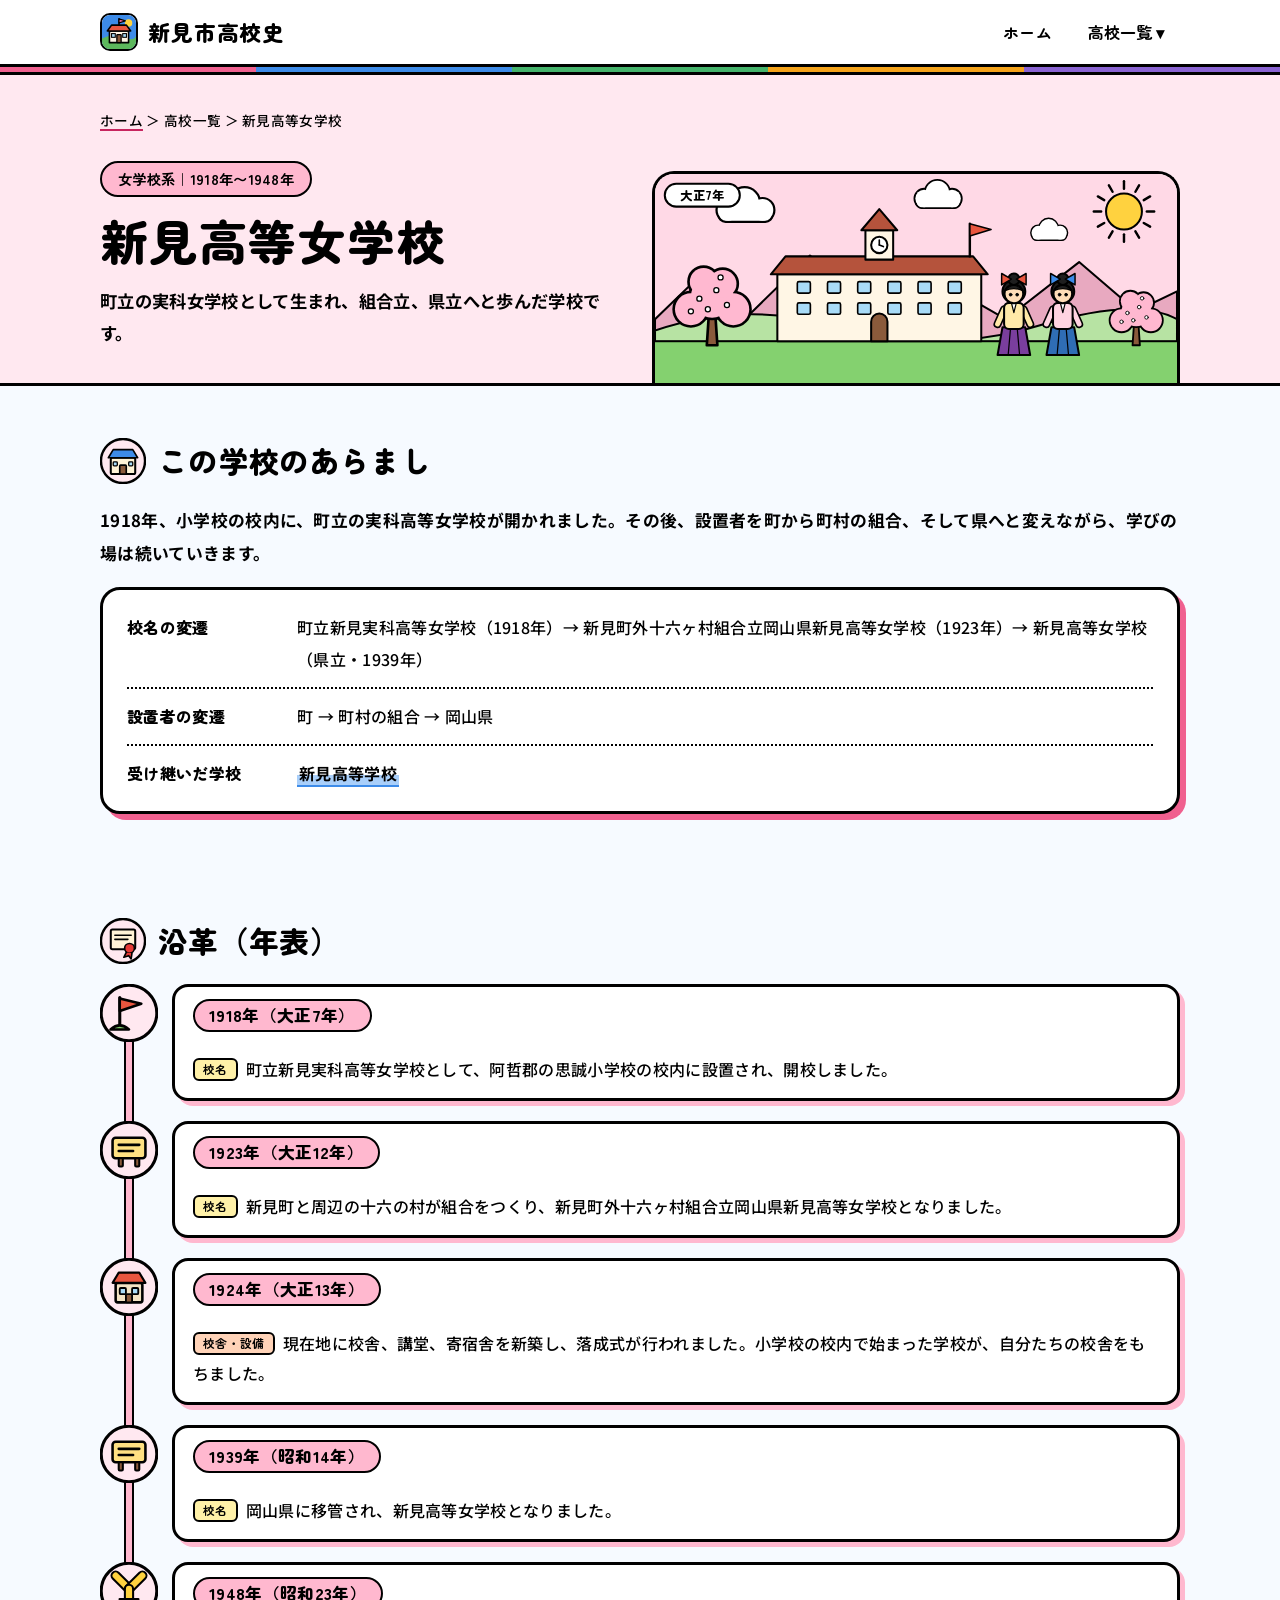
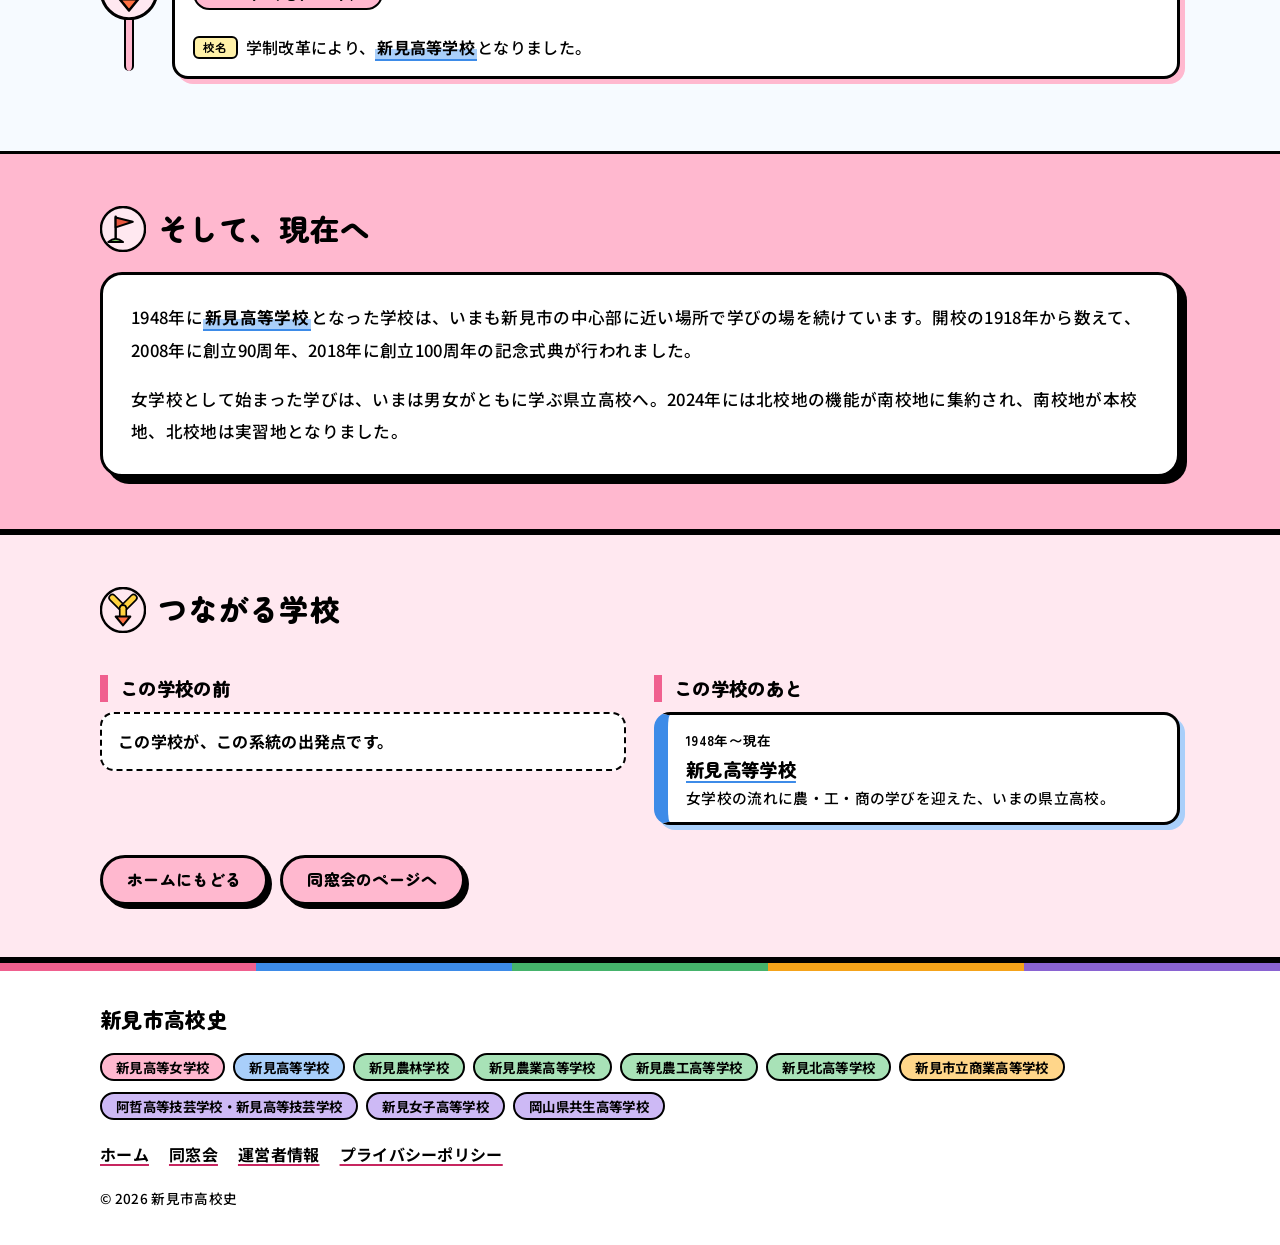
<file: school/jogakko.html>
<!DOCTYPE html>
<html lang="ja">
<head>
<meta charset="utf-8">
<meta name="viewport" content="width=device-width, initial-scale=1">
<title>新見高等女学校の沿革｜新見市高校史</title>
<meta name="description" content="新見高等女学校（1918年〜1948年）の沿革。町立の実科女学校として生まれ、組合立、県立へと歩んだ学校です。">
<meta name="robots" content="noindex, follow">
<meta name="theme-color" content="#3D8BE8">
<link rel="icon" href="../favicon.ico" sizes="any">
<link rel="icon" href="../favicon.svg" type="image/svg+xml">
<link rel="apple-touch-icon" href="../apple-touch-icon.png">
<link rel="preconnect" href="https://fonts.googleapis.com">
<link rel="preconnect" href="https://fonts.gstatic.com" crossorigin>
<link href="https://fonts.googleapis.com/css2?family=Noto+Sans+JP:wght@400;500;700&family=Zen+Maru+Gothic:wght@500;700;900&display=swap" rel="stylesheet">
<link rel="stylesheet" href="../style.css">
<!-- 解析タグ（Googleアナリティクスなど）を使う場合は、ここに貼り付けます -->
</head>
<body class="t-rose">
<a class="skip" href="#main">本文へ移動</a>
<header class="site-header">
  <div class="wrap bar">
    <a class="brand" href="../index.html"><img src="../favicon.svg" alt="" width="38" height="38"><span>新見市高校史</span></a>
    <nav class="gnav" aria-label="メインメニュー">
      <a href="../index.html">ホーム</a>
      <div class="dd">
        <button class="dd-btn" type="button" aria-expanded="false" aria-controls="dd-panel">高校一覧<span aria-hidden="true"> ▾</span></button>
        <div class="dd-panel" id="dd-panel" hidden><div class="dd-group t-rose"><p class="dd-title">女学校の系統</p><ul><li><a href="jogakko.html">新見高等女学校<small>1918年〜1948年</small></a></li></ul></div><div class="dd-group t-blue"><p class="dd-title">新見高校</p><ul><li><a href="niimi.html">新見高等学校<small>1948年〜現在</small></a></li></ul></div><div class="dd-group t-green"><p class="dd-title">農林・北高校の系統</p><ul><li><a href="norin.html">新見農林学校<small>1926年〜1948年</small></a></li><li><a href="nogyo.html">新見農業高等学校<small>1948年〜1962年</small></a></li><li><a href="nokou.html">新見農工高等学校<small>1962年〜1977年</small></a></li><li><a href="kita.html">新見北高等学校<small>1977年〜2007年</small></a></li></ul></div><div class="dd-group t-orange"><p class="dd-title">商業高校</p><ul><li><a href="shogyo.html">新見市立商業高等学校<small>〜1977年</small></a></li></ul></div><div class="dd-group t-purple"><p class="dd-title">技芸・共生の系統</p><ul><li><a href="gigei.html">阿哲高等技芸学校・新見高等技芸学校<small>1950年〜</small></a></li><li><a href="jyoshi.html">新見女子高等学校<small>1969年〜1996年</small></a></li><li><a href="kyousei.html">岡山県共生高等学校<small>1996年〜現在</small></a></li></ul></div></div>
      </div>
    </nav>
  </div>
  <div class="stripe" aria-hidden="true"></div>
</header>
<main id="main">
<section class="hero t-rose">
  <div class="wrap hero-grid">
    <div class="hero-text">
      <p class="crumb"><a href="../index.html">ホーム</a> ＞ 高校一覧 ＞ 新見高等女学校</p>
      <p class="badge">女学校系｜1918年〜1948年</p>
      <h1>新見高等女学校</h1>
      <p class="lead">町立の実科女学校として生まれ、組合立、県立へと歩んだ学校です。</p>
      
    </div>
    <div class="hero-art"><svg class="ill" viewBox="0 0 640 260" xmlns="http://www.w3.org/2000/svg" role="img" aria-label="大正時代の木造校舎と、袴姿の女学生のイラスト"><rect width="640" height="260" fill="#FFD9E6"/><line x1="603.0" y1="46.0" x2="612.0" y2="46.0" stroke="#000" stroke-width="3" stroke-linecap="round"/><line x1="599.2487113059643" y1="60.0" x2="607.0429399400242" y2="64.5" stroke="#000" stroke-width="3" stroke-linecap="round"/><line x1="589.0" y1="70.24871130596428" x2="593.5" y2="78.04293994002423" stroke="#000" stroke-width="3" stroke-linecap="round"/><line x1="575.0" y1="74.0" x2="575.0" y2="83.0" stroke="#000" stroke-width="3" stroke-linecap="round"/><line x1="561.0" y1="70.24871130596429" x2="556.5" y2="78.04293994002424" stroke="#000" stroke-width="3" stroke-linecap="round"/><line x1="550.7512886940357" y1="60.0" x2="542.9570600599758" y2="64.5" stroke="#000" stroke-width="3" stroke-linecap="round"/><line x1="547.0" y1="46.0" x2="538.0" y2="46.00000000000001" stroke="#000" stroke-width="3" stroke-linecap="round"/><line x1="550.7512886940357" y1="31.999999999999996" x2="542.9570600599758" y2="27.499999999999996" stroke="#000" stroke-width="3" stroke-linecap="round"/><line x1="561.0" y1="21.751288694035726" x2="556.5" y2="13.957060059975781" stroke="#000" stroke-width="3" stroke-linecap="round"/><line x1="575.0" y1="18.0" x2="575.0" y2="9.0" stroke="#000" stroke-width="3" stroke-linecap="round"/><line x1="589.0" y1="21.75128869403572" x2="593.5" y2="13.957060059975774" stroke="#000" stroke-width="3" stroke-linecap="round"/><line x1="599.2487113059643" y1="31.999999999999986" x2="607.0429399400242" y2="27.499999999999982" stroke="#000" stroke-width="3" stroke-linecap="round"/><circle cx="575" cy="46" r="22" fill="#FFD23F" stroke="#000000" stroke-width="2.5" stroke-linejoin="round" stroke-linecap="round"/><g transform="translate(90 44) scale(1.1)" ><circle cx="0" cy="0" r="12" fill="#000000" stroke="#000000" stroke-width="5.0"/><circle cx="18" cy="-8" r="16" fill="#000000" stroke="#000000" stroke-width="5.0"/><circle cx="38" cy="0" r="12" fill="#000000" stroke="#000000" stroke-width="5.0"/><rect x="-10" y="-2" width="58" height="14" rx="7" fill="#000000" stroke="#000000" stroke-width="5.0"/><circle cx="0" cy="0" r="12" fill="#FFFFFF"/><circle cx="18" cy="-8" r="16" fill="#FFFFFF"/><circle cx="38" cy="0" r="12" fill="#FFFFFF"/><rect x="-10" y="-2" width="58" height="14" rx="7" fill="#FFFFFF"/></g><g transform="translate(330 30) scale(0.9)" ><circle cx="0" cy="0" r="12" fill="#000000" stroke="#000000" stroke-width="5.0"/><circle cx="18" cy="-8" r="16" fill="#000000" stroke="#000000" stroke-width="5.0"/><circle cx="38" cy="0" r="12" fill="#000000" stroke="#000000" stroke-width="5.0"/><rect x="-10" y="-2" width="58" height="14" rx="7" fill="#000000" stroke="#000000" stroke-width="5.0"/><circle cx="0" cy="0" r="12" fill="#FFFFFF"/><circle cx="18" cy="-8" r="16" fill="#FFFFFF"/><circle cx="38" cy="0" r="12" fill="#FFFFFF"/><rect x="-10" y="-2" width="58" height="14" rx="7" fill="#FFFFFF"/></g><g transform="translate(470 72) scale(0.7)" ><circle cx="0" cy="0" r="12" fill="#000000" stroke="#000000" stroke-width="5.0"/><circle cx="18" cy="-8" r="16" fill="#000000" stroke="#000000" stroke-width="5.0"/><circle cx="38" cy="0" r="12" fill="#000000" stroke="#000000" stroke-width="5.0"/><rect x="-10" y="-2" width="58" height="14" rx="7" fill="#000000" stroke="#000000" stroke-width="5.0"/><circle cx="0" cy="0" r="12" fill="#FFFFFF"/><circle cx="18" cy="-8" r="16" fill="#FFFFFF"/><circle cx="38" cy="0" r="12" fill="#FFFFFF"/><rect x="-10" y="-2" width="58" height="14" rx="7" fill="#FFFFFF"/></g><path d="M0,178 L60,120 L118,170 L190,100 L280,178 L350,132 L430,178 L520,108 L590,168 L640,144 L640,208 L0,208 Z" fill="#E8A9C0" stroke="#000000" stroke-width="2.5" stroke-linejoin="round" stroke-linecap="round"/><path d="M0,192 Q110,154 230,188 T470,186 T640,178 L640,260 L0,260 Z" fill="#B7E3A3" stroke="#000000" stroke-width="2.5" stroke-linejoin="round" stroke-linecap="round"/><rect x="-4" y="205" width="648" height="60" fill="#84D16F" stroke="#000000" stroke-width="2.5"/><g transform="translate(70 210) scale(1.3)" ><polygon points="-5,0 5,0 3,-30 -3,-30" fill="#8A5A3B" stroke="#000000" stroke-width="2.5" stroke-linejoin="round" stroke-linecap="round"/><circle cx="0" cy="-46" r="20" fill="#000000" stroke="#000000" stroke-width="5.0"/><circle cx="-20" cy="-34" r="15" fill="#000000" stroke="#000000" stroke-width="5.0"/><circle cx="20" cy="-34" r="15" fill="#000000" stroke="#000000" stroke-width="5.0"/><circle cx="-8" cy="-60" r="13" fill="#000000" stroke="#000000" stroke-width="5.0"/><circle cx="10" cy="-58" r="13" fill="#000000" stroke="#000000" stroke-width="5.0"/><circle cx="0" cy="-46" r="20" fill="#FFB8D0"/><circle cx="-20" cy="-34" r="15" fill="#FFB8D0"/><circle cx="20" cy="-34" r="15" fill="#FFB8D0"/><circle cx="-8" cy="-60" r="13" fill="#FFB8D0"/><circle cx="10" cy="-58" r="13" fill="#FFB8D0"/><circle cx="-12" cy="-44" r="2.4" fill="#FFFFFF" stroke="#000000" stroke-width="1.2" stroke-linejoin="round" stroke-linecap="round"/><circle cx="4" cy="-52" r="2.4" fill="#FFFFFF" stroke="#000000" stroke-width="1.2" stroke-linejoin="round" stroke-linecap="round"/><circle cx="14" cy="-38" r="2.4" fill="#FFFFFF" stroke="#000000" stroke-width="1.2" stroke-linejoin="round" stroke-linecap="round"/><circle cx="-4" cy="-34" r="2.4" fill="#FFFFFF" stroke="#000000" stroke-width="1.2" stroke-linejoin="round" stroke-linecap="round"/><circle cx="-20" cy="-32" r="2.4" fill="#FFFFFF" stroke="#000000" stroke-width="1.2" stroke-linejoin="round" stroke-linecap="round"/><circle cx="8" cy="-64" r="2.4" fill="#FFFFFF" stroke="#000000" stroke-width="1.2" stroke-linejoin="round" stroke-linecap="round"/></g><rect x="150" y="123" width="250" height="82" rx="0" fill="#FFF6E5" stroke="#000000" stroke-width="2.5" stroke-linejoin="round" stroke-linecap="round"/><polygon points="142,123 408,123 390,101 160,101" fill="#B5533C" stroke="#000000" stroke-width="2.5" stroke-linejoin="round" stroke-linecap="round"/><rect x="174.5" y="132" width="16" height="14" rx="2" fill="#A8DBF7" stroke="#000000" stroke-width="2" stroke-linejoin="round" stroke-linecap="round"/><rect x="174.5" y="158" width="16" height="14" rx="2" fill="#A8DBF7" stroke="#000000" stroke-width="2" stroke-linejoin="round" stroke-linecap="round"/><rect x="211.5" y="132" width="16" height="14" rx="2" fill="#A8DBF7" stroke="#000000" stroke-width="2" stroke-linejoin="round" stroke-linecap="round"/><rect x="211.5" y="158" width="16" height="14" rx="2" fill="#A8DBF7" stroke="#000000" stroke-width="2" stroke-linejoin="round" stroke-linecap="round"/><rect x="248.5" y="132" width="16" height="14" rx="2" fill="#A8DBF7" stroke="#000000" stroke-width="2" stroke-linejoin="round" stroke-linecap="round"/><rect x="248.5" y="158" width="16" height="14" rx="2" fill="#A8DBF7" stroke="#000000" stroke-width="2" stroke-linejoin="round" stroke-linecap="round"/><rect x="285.5" y="132" width="16" height="14" rx="2" fill="#A8DBF7" stroke="#000000" stroke-width="2" stroke-linejoin="round" stroke-linecap="round"/><rect x="285.5" y="158" width="16" height="14" rx="2" fill="#A8DBF7" stroke="#000000" stroke-width="2" stroke-linejoin="round" stroke-linecap="round"/><rect x="322.5" y="132" width="16" height="14" rx="2" fill="#A8DBF7" stroke="#000000" stroke-width="2" stroke-linejoin="round" stroke-linecap="round"/><rect x="322.5" y="158" width="16" height="14" rx="2" fill="#A8DBF7" stroke="#000000" stroke-width="2" stroke-linejoin="round" stroke-linecap="round"/><rect x="359.5" y="132" width="16" height="14" rx="2" fill="#A8DBF7" stroke="#000000" stroke-width="2" stroke-linejoin="round" stroke-linecap="round"/><rect x="359.5" y="158" width="16" height="14" rx="2" fill="#A8DBF7" stroke="#000000" stroke-width="2" stroke-linejoin="round" stroke-linecap="round"/><path d="M265.0,205 v-24 a10,10 0 0 1 20,0 v24 z" fill="#8A5A3B" stroke="#000000" stroke-width="2.5" stroke-linejoin="round" stroke-linecap="round"/><rect x="258.0" y="69" width="34" height="36" rx="0" fill="#FFF6E5" stroke="#000000" stroke-width="2.5" stroke-linejoin="round" stroke-linecap="round"/><polygon points="253.0,69 297.0,69 275.0,43" fill="#B5533C" stroke="#000000" stroke-width="2.5" stroke-linejoin="round" stroke-linecap="round"/><circle cx="275.0" cy="87" r="10" fill="#FFFFFF" stroke="#000000" stroke-width="2.5" stroke-linejoin="round" stroke-linecap="round"/><line x1="275.0" y1="87" x2="275.0" y2="81" stroke="#000000" stroke-width="2" stroke-linecap="round"/><line x1="275.0" y1="87" x2="280.0" y2="89" stroke="#000000" stroke-width="2" stroke-linecap="round"/><line x1="386" y1="101" x2="386" y2="61" stroke="#000000" stroke-width="3" stroke-linecap="round"/><polygon points="386,61 412,68 386,76" fill="#E8563F" stroke="#000000" stroke-width="2" stroke-linejoin="round" stroke-linecap="round"/><g transform="translate(440 222) scale(1.0)" ><polygon points="-14,-34 14,-34 20,0 -20,0" fill="#7A3E9D" stroke="#000000" stroke-width="2.5" stroke-linejoin="round" stroke-linecap="round"/><line x1="-4" y1="-34" x2="-7" y2="0" stroke="#000000" stroke-width="1.5" stroke-linecap="round"/><line x1="4" y1="-34" x2="7" y2="0" stroke="#000000" stroke-width="1.5" stroke-linecap="round"/><line x1="-12" y1="-56" x2="-20" y2="-38" stroke="#000000" stroke-width="10" stroke-linecap="round"/><line x1="-12" y1="-56" x2="-20" y2="-38" stroke="#FFE9A8" stroke-width="6" stroke-linecap="round"/><line x1="12" y1="-56" x2="20" y2="-38" stroke="#000000" stroke-width="10" stroke-linecap="round"/><line x1="12" y1="-56" x2="20" y2="-38" stroke="#FFE9A8" stroke-width="6" stroke-linecap="round"/><rect x="-12" y="-64" width="24" height="32" rx="6" fill="#FFE9A8" stroke="#000000" stroke-width="2.5" stroke-linejoin="round" stroke-linecap="round"/><polygon points="-3,-64 3,-64 0,-52" fill="#FFFFFF" stroke="#000000" stroke-width="1.5" stroke-linejoin="round" stroke-linecap="round"/><circle cx="0" cy="-78" r="14" fill="#1E1E1E" stroke="#000000" stroke-width="2.5" stroke-linejoin="round" stroke-linecap="round"/><circle cx="0" cy="-75" r="11.5" fill="#FFDDB8" stroke="#000000" stroke-width="2.5" stroke-linejoin="round" stroke-linecap="round"/><circle cx="0" cy="-93" r="7" fill="#1E1E1E" stroke="#000000" stroke-width="2.5" stroke-linejoin="round" stroke-linecap="round"/><polygon points="-3,-93 -15,-100 -15,-86" fill="#E8563F" stroke="#000000" stroke-width="1.8" stroke-linejoin="round" stroke-linecap="round"/><polygon points="3,-93 15,-100 15,-86" fill="#E8563F" stroke="#000000" stroke-width="1.8" stroke-linejoin="round" stroke-linecap="round"/><path d="M-11,-79 Q0,-92 11,-79 Q0,-84 -11,-79 Z" fill="#1E1E1E" stroke="#000000" stroke-width="1.5" stroke-linejoin="round" stroke-linecap="round"/><circle cx="-4" cy="-74" r="1.7" fill="#000000" stroke="#000000" stroke-width="1" stroke-linejoin="round" stroke-linecap="round"/><circle cx="4" cy="-74" r="1.7" fill="#000000" stroke="#000000" stroke-width="1" stroke-linejoin="round" stroke-linecap="round"/></g><g transform="translate(500 222) scale(1.0)" ><polygon points="-14,-34 14,-34 20,0 -20,0" fill="#2F6DB5" stroke="#000000" stroke-width="2.5" stroke-linejoin="round" stroke-linecap="round"/><line x1="-4" y1="-34" x2="-7" y2="0" stroke="#000000" stroke-width="1.5" stroke-linecap="round"/><line x1="4" y1="-34" x2="7" y2="0" stroke="#000000" stroke-width="1.5" stroke-linecap="round"/><line x1="-12" y1="-56" x2="-20" y2="-38" stroke="#000000" stroke-width="10" stroke-linecap="round"/><line x1="-12" y1="-56" x2="-20" y2="-38" stroke="#FFD3E1" stroke-width="6" stroke-linecap="round"/><line x1="12" y1="-56" x2="20" y2="-38" stroke="#000000" stroke-width="10" stroke-linecap="round"/><line x1="12" y1="-56" x2="20" y2="-38" stroke="#FFD3E1" stroke-width="6" stroke-linecap="round"/><rect x="-12" y="-64" width="24" height="32" rx="6" fill="#FFD3E1" stroke="#000000" stroke-width="2.5" stroke-linejoin="round" stroke-linecap="round"/><polygon points="-3,-64 3,-64 0,-52" fill="#FFFFFF" stroke="#000000" stroke-width="1.5" stroke-linejoin="round" stroke-linecap="round"/><circle cx="0" cy="-78" r="14" fill="#1E1E1E" stroke="#000000" stroke-width="2.5" stroke-linejoin="round" stroke-linecap="round"/><circle cx="0" cy="-75" r="11.5" fill="#FFDDB8" stroke="#000000" stroke-width="2.5" stroke-linejoin="round" stroke-linecap="round"/><circle cx="0" cy="-93" r="7" fill="#1E1E1E" stroke="#000000" stroke-width="2.5" stroke-linejoin="round" stroke-linecap="round"/><polygon points="-3,-93 -15,-100 -15,-86" fill="#3D8BE8" stroke="#000000" stroke-width="1.8" stroke-linejoin="round" stroke-linecap="round"/><polygon points="3,-93 15,-100 15,-86" fill="#3D8BE8" stroke="#000000" stroke-width="1.8" stroke-linejoin="round" stroke-linecap="round"/><path d="M-11,-79 Q0,-92 11,-79 Q0,-84 -11,-79 Z" fill="#1E1E1E" stroke="#000000" stroke-width="1.5" stroke-linejoin="round" stroke-linecap="round"/><circle cx="-4" cy="-74" r="1.7" fill="#000000" stroke="#000000" stroke-width="1" stroke-linejoin="round" stroke-linecap="round"/><circle cx="4" cy="-74" r="1.7" fill="#000000" stroke="#000000" stroke-width="1" stroke-linejoin="round" stroke-linecap="round"/></g><g transform="translate(590 210) scale(0.9)" ><polygon points="-5,0 5,0 3,-30 -3,-30" fill="#8A5A3B" stroke="#000000" stroke-width="2.5" stroke-linejoin="round" stroke-linecap="round"/><circle cx="0" cy="-46" r="20" fill="#000000" stroke="#000000" stroke-width="5.0"/><circle cx="-20" cy="-34" r="15" fill="#000000" stroke="#000000" stroke-width="5.0"/><circle cx="20" cy="-34" r="15" fill="#000000" stroke="#000000" stroke-width="5.0"/><circle cx="-8" cy="-60" r="13" fill="#000000" stroke="#000000" stroke-width="5.0"/><circle cx="10" cy="-58" r="13" fill="#000000" stroke="#000000" stroke-width="5.0"/><circle cx="0" cy="-46" r="20" fill="#FFB8D0"/><circle cx="-20" cy="-34" r="15" fill="#FFB8D0"/><circle cx="20" cy="-34" r="15" fill="#FFB8D0"/><circle cx="-8" cy="-60" r="13" fill="#FFB8D0"/><circle cx="10" cy="-58" r="13" fill="#FFB8D0"/><circle cx="-12" cy="-44" r="2.4" fill="#FFFFFF" stroke="#000000" stroke-width="1.2" stroke-linejoin="round" stroke-linecap="round"/><circle cx="4" cy="-52" r="2.4" fill="#FFFFFF" stroke="#000000" stroke-width="1.2" stroke-linejoin="round" stroke-linecap="round"/><circle cx="14" cy="-38" r="2.4" fill="#FFFFFF" stroke="#000000" stroke-width="1.2" stroke-linejoin="round" stroke-linecap="round"/><circle cx="-4" cy="-34" r="2.4" fill="#FFFFFF" stroke="#000000" stroke-width="1.2" stroke-linejoin="round" stroke-linecap="round"/><circle cx="-20" cy="-32" r="2.4" fill="#FFFFFF" stroke="#000000" stroke-width="1.2" stroke-linejoin="round" stroke-linecap="round"/><circle cx="8" cy="-64" r="2.4" fill="#FFFFFF" stroke="#000000" stroke-width="1.2" stroke-linejoin="round" stroke-linecap="round"/></g><g transform="translate(12 12) scale(1)" ><rect x="0" y="0" width="92" height="28" rx="14" fill="#FFFFFF" stroke="#000000" stroke-width="2.5" stroke-linejoin="round" stroke-linecap="round"/><text x="46" y="20" text-anchor="middle" font-size="15" font-weight="800" fill="#000000" font-family="'Zen Maru Gothic','Noto Sans JP',sans-serif">大正7年</text></g></svg></div>
  </div>
</section>
<section class="sec">
  <div class="wrap">
    <h2 class="h2"><span class="h2-ico"><svg class="ico" viewBox="0 0 48 48" xmlns="http://www.w3.org/2000/svg" aria-hidden="true"><circle class="ico-bg" cx="24" cy="24" r="23" stroke="#000000" stroke-width="2.5"/><g transform="translate(3.6 3.6) scale(0.85)"><rect x="9" y="20" width="30" height="20" rx="2" fill="#FFF3D6" stroke="#000000" stroke-width="2.5" stroke-linejoin="round" stroke-linecap="round"/><polygon points="6,20 42,20 36,10 12,10" fill="#3D8BE8" stroke="#000000" stroke-width="2" stroke-linejoin="round" stroke-linecap="round"/><rect x="20" y="29" width="8" height="11" rx="1" fill="#8A5A3B" stroke="#000000" stroke-width="2" stroke-linejoin="round" stroke-linecap="round"/><rect x="12" y="25" width="5" height="5" rx="1" fill="#A8DBF7" stroke="#000000" stroke-width="1.6" stroke-linejoin="round" stroke-linecap="round"/><rect x="31" y="25" width="5" height="5" rx="1" fill="#A8DBF7" stroke="#000000" stroke-width="1.6" stroke-linejoin="round" stroke-linecap="round"/></g></svg></span>この学校のあらまし</h2>
    <p class="intro">1918年、小学校の校内に、町立の実科高等女学校が開かれました。その後、設置者を町から町村の組合、そして県へと変えながら、学びの場は続いていきます。</p>
    <div class="card"><dl class="info"><div class="row"><dt>校名の変遷</dt><dd>町立新見実科高等女学校（1918年）→ 新見町外十六ヶ村組合立岡山県新見高等女学校（1923年）→ 新見高等女学校（県立・1939年）</dd></div><div class="row"><dt>設置者の変遷</dt><dd>町 → 町村の組合 → 岡山県</dd></div><div class="row"><dt>受け継いだ学校</dt><dd><a class="sl t-blue" href="niimi.html">新見高等学校</a></dd></div></dl></div>
    
  </div>
</section>
<section class="sec">
  <div class="wrap">
    <h2 class="h2"><span class="h2-ico"><svg class="ico" viewBox="0 0 48 48" xmlns="http://www.w3.org/2000/svg" aria-hidden="true"><circle class="ico-bg" cx="24" cy="24" r="23" stroke="#000000" stroke-width="2.5"/><g transform="translate(3.6 3.6) scale(0.85)"><rect x="9" y="10" width="30" height="24" rx="2" fill="#FFF3D6" stroke="#000000" stroke-width="2.5" stroke-linejoin="round" stroke-linecap="round"/><line x1="14" y1="17" x2="34" y2="17" stroke="#000000" stroke-width="2" stroke-linecap="round"/><line x1="14" y1="22" x2="30" y2="22" stroke="#000000" stroke-width="2" stroke-linecap="round"/><circle cx="32" cy="33" r="6" fill="#E53935" stroke="#000000" stroke-width="2" stroke-linejoin="round" stroke-linecap="round"/><path d="M28,38 l-3,6 l6,-2 l3,4 l1,-7" fill="#E53935" stroke="#000000" stroke-width="2" stroke-linejoin="round" stroke-linecap="round"/></g></svg></span>沿革（年表）</h2>
    
    <ol class="tl" data-tl><li class="ev tag-name" data-tag="name"><div class="ev-ico"><svg class="ico" viewBox="0 0 48 48" xmlns="http://www.w3.org/2000/svg" aria-hidden="true"><circle class="ico-bg" cx="24" cy="24" r="23" stroke="#000000" stroke-width="2.5"/><g transform="translate(3.6 3.6) scale(0.85)"><line x1="15" y1="9" x2="15" y2="38" stroke="#000000" stroke-width="3" stroke-linecap="round"/><polygon points="15,10 36,15 15,22" fill="#E8563F" stroke="#000000" stroke-width="2.5" stroke-linejoin="round" stroke-linecap="round"/><path d="M6,40 q9,-8 18,0 z" fill="#84D16F" stroke="#000000" stroke-width="2.5" stroke-linejoin="round" stroke-linecap="round"/></g></svg></div><div class="ev-body"><p class="ev-year">1918年（大正7年）</p><p class="ev-text"><span class="tag">校名</span>町立新見実科高等女学校として、阿哲郡の思誠小学校の校内に設置され、開校しました。</p></div></li><li class="ev tag-name" data-tag="name"><div class="ev-ico"><svg class="ico" viewBox="0 0 48 48" xmlns="http://www.w3.org/2000/svg" aria-hidden="true"><circle class="ico-bg" cx="24" cy="24" r="23" stroke="#000000" stroke-width="2.5"/><g transform="translate(3.6 3.6) scale(0.85)"><rect x="8" y="12" width="32" height="20" rx="3" fill="#FFE082" stroke="#000000" stroke-width="2.5" stroke-linejoin="round" stroke-linecap="round"/><line x1="14" y1="19" x2="34" y2="19" stroke="#000000" stroke-width="2.5" stroke-linecap="round"/><line x1="14" y1="25" x2="28" y2="25" stroke="#000000" stroke-width="2.5" stroke-linecap="round"/><rect x="14" y="32" width="4" height="8" rx="1" fill="#8A5A3B" stroke="#000000" stroke-width="2" stroke-linejoin="round" stroke-linecap="round"/><rect x="30" y="32" width="4" height="8" rx="1" fill="#8A5A3B" stroke="#000000" stroke-width="2" stroke-linejoin="round" stroke-linecap="round"/></g></svg></div><div class="ev-body"><p class="ev-year">1923年（大正12年）</p><p class="ev-text"><span class="tag">校名</span>新見町と周辺の十六の村が組合をつくり、新見町外十六ヶ村組合立岡山県新見高等女学校となりました。</p></div></li><li class="ev tag-fac" data-tag="fac"><div class="ev-ico"><svg class="ico" viewBox="0 0 48 48" xmlns="http://www.w3.org/2000/svg" aria-hidden="true"><circle class="ico-bg" cx="24" cy="24" r="23" stroke="#000000" stroke-width="2.5"/><g transform="translate(3.6 3.6) scale(0.85)"><rect x="11" y="20" width="26" height="19" rx="2" fill="#F3E3C3" stroke="#000000" stroke-width="2.5" stroke-linejoin="round" stroke-linecap="round"/><polygon points="8,20 40,20 34,10 14,10" fill="#E8563F" stroke="#000000" stroke-width="2" stroke-linejoin="round" stroke-linecap="round"/><rect x="15" y="25" width="6" height="6" rx="1" fill="#A8DBF7" stroke="#000000" stroke-width="1.8" stroke-linejoin="round" stroke-linecap="round"/><rect x="27" y="25" width="6" height="6" rx="1" fill="#A8DBF7" stroke="#000000" stroke-width="1.8" stroke-linejoin="round" stroke-linecap="round"/><rect x="21" y="31" width="6" height="8" rx="1" fill="#8A5A3B" stroke="#000000" stroke-width="1.8" stroke-linejoin="round" stroke-linecap="round"/></g></svg></div><div class="ev-body"><p class="ev-year">1924年（大正13年）</p><p class="ev-text"><span class="tag">校舎・設備</span>現在地に校舎、講堂、寄宿舎を新築し、落成式が行われました。小学校の校内で始まった学校が、自分たちの校舎をもちました。</p></div></li><li class="ev tag-name" data-tag="name"><div class="ev-ico"><svg class="ico" viewBox="0 0 48 48" xmlns="http://www.w3.org/2000/svg" aria-hidden="true"><circle class="ico-bg" cx="24" cy="24" r="23" stroke="#000000" stroke-width="2.5"/><g transform="translate(3.6 3.6) scale(0.85)"><rect x="8" y="12" width="32" height="20" rx="3" fill="#FFE082" stroke="#000000" stroke-width="2.5" stroke-linejoin="round" stroke-linecap="round"/><line x1="14" y1="19" x2="34" y2="19" stroke="#000000" stroke-width="2.5" stroke-linecap="round"/><line x1="14" y1="25" x2="28" y2="25" stroke="#000000" stroke-width="2.5" stroke-linecap="round"/><rect x="14" y="32" width="4" height="8" rx="1" fill="#8A5A3B" stroke="#000000" stroke-width="2" stroke-linejoin="round" stroke-linecap="round"/><rect x="30" y="32" width="4" height="8" rx="1" fill="#8A5A3B" stroke="#000000" stroke-width="2" stroke-linejoin="round" stroke-linecap="round"/></g></svg></div><div class="ev-body"><p class="ev-year">1939年（昭和14年）</p><p class="ev-text"><span class="tag">校名</span>岡山県に移管され、新見高等女学校となりました。</p></div></li><li class="ev tag-name" data-tag="name"><div class="ev-ico"><svg class="ico" viewBox="0 0 48 48" xmlns="http://www.w3.org/2000/svg" aria-hidden="true"><circle class="ico-bg" cx="24" cy="24" r="23" stroke="#000000" stroke-width="2.5"/><g transform="translate(3.6 3.6) scale(0.85)"><line x1="11" y1="9" x2="24" y2="22" stroke="#000000" stroke-width="10" stroke-linecap="round"/><line x1="11" y1="9" x2="24" y2="22" stroke="#FFD23F" stroke-width="6" stroke-linecap="round"/><line x1="37" y1="9" x2="24" y2="22" stroke="#000000" stroke-width="10" stroke-linecap="round"/><line x1="37" y1="9" x2="24" y2="22" stroke="#FFD23F" stroke-width="6" stroke-linecap="round"/><line x1="24" y1="22" x2="24" y2="33" stroke="#000000" stroke-width="10" stroke-linecap="round"/><line x1="24" y1="22" x2="24" y2="33" stroke="#FFD23F" stroke-width="6" stroke-linecap="round"/><polygon points="15,32 33,32 24,43" fill="#FF7043" stroke="#000000" stroke-width="2.5" stroke-linejoin="round" stroke-linecap="round"/></g></svg></div><div class="ev-body"><p class="ev-year">1948年（昭和23年）</p><p class="ev-text"><span class="tag">校名</span>学制改革により、<a class="sl t-blue" href="niimi.html">新見高等学校</a>となりました。</p></div></li></ol>
  </div>
</section>
<section class="sec now">
  <div class="wrap">
    <h2 class="h2"><span class="h2-ico"><svg class="ico" viewBox="0 0 48 48" xmlns="http://www.w3.org/2000/svg" aria-hidden="true"><circle class="ico-bg" cx="24" cy="24" r="23" stroke="#000000" stroke-width="2.5"/><g transform="translate(3.6 3.6) scale(0.85)"><line x1="15" y1="9" x2="15" y2="38" stroke="#000000" stroke-width="3" stroke-linecap="round"/><polygon points="15,10 36,15 15,22" fill="#E8563F" stroke="#000000" stroke-width="2.5" stroke-linejoin="round" stroke-linecap="round"/><path d="M6,40 q9,-8 18,0 z" fill="#84D16F" stroke="#000000" stroke-width="2.5" stroke-linejoin="round" stroke-linecap="round"/></g></svg></span>そして、現在へ</h2>
    <div class="now-box"><p>1948年に<a class="sl t-blue" href="niimi.html">新見高等学校</a>となった学校は、いまも新見市の中心部に近い場所で学びの場を続けています。開校の1918年から数えて、2008年に創立90周年、2018年に創立100周年の記念式典が行われました。</p><p>女学校として始まった学びは、いまは男女がともに学ぶ県立高校へ。2024年には北校地の機能が南校地に集約され、南校地が本校地、北校地は実習地となりました。</p></div>
  </div>
</section>
<section class="sec alt">
  <div class="wrap">
    <h2 class="h2"><span class="h2-ico"><svg class="ico" viewBox="0 0 48 48" xmlns="http://www.w3.org/2000/svg" aria-hidden="true"><circle class="ico-bg" cx="24" cy="24" r="23" stroke="#000000" stroke-width="2.5"/><g transform="translate(3.6 3.6) scale(0.85)"><line x1="11" y1="9" x2="24" y2="22" stroke="#000000" stroke-width="10" stroke-linecap="round"/><line x1="11" y1="9" x2="24" y2="22" stroke="#FFD23F" stroke-width="6" stroke-linecap="round"/><line x1="37" y1="9" x2="24" y2="22" stroke="#000000" stroke-width="10" stroke-linecap="round"/><line x1="37" y1="9" x2="24" y2="22" stroke="#FFD23F" stroke-width="6" stroke-linecap="round"/><line x1="24" y1="22" x2="24" y2="33" stroke="#000000" stroke-width="10" stroke-linecap="round"/><line x1="24" y1="22" x2="24" y2="33" stroke="#FFD23F" stroke-width="6" stroke-linecap="round"/><polygon points="15,32 33,32 24,43" fill="#FF7043" stroke="#000000" stroke-width="2.5" stroke-linejoin="round" stroke-linecap="round"/></g></svg></span>つながる学校</h2>
    <div class="cols2">
      <div><h3 class="h3">この学校の前</h3><div class="flows"><p class="none">この学校が、この系統の出発点です。</p></div></div>
      <div><h3 class="h3">この学校のあと</h3><div class="flows"><a class="flow t-blue" href="niimi.html"><span class="flow-period">1948年〜現在</span><strong>新見高等学校</strong><span class="flow-one">女学校の流れに農・工・商の学びを迎えた、いまの県立高校。</span></a></div></div>
    </div>
    <p class="back"><a class="btn" href="../index.html">ホームにもどる</a> <a class="btn" href="../alumni.html">同窓会のページへ</a></p>
  </div>
</section>
</main>
<footer class="site-footer">
  <div class="stripe" aria-hidden="true"></div>
  <div class="wrap">
    <p class="foot-title">新見市高校史</p>
    <ul class="foot-chips"><li><a class="fchip t-rose" href="jogakko.html">新見高等女学校</a></li><li><a class="fchip t-blue" href="niimi.html">新見高等学校</a></li><li><a class="fchip t-green" href="norin.html">新見農林学校</a></li><li><a class="fchip t-green" href="nogyo.html">新見農業高等学校</a></li><li><a class="fchip t-green" href="nokou.html">新見農工高等学校</a></li><li><a class="fchip t-green" href="kita.html">新見北高等学校</a></li><li><a class="fchip t-orange" href="shogyo.html">新見市立商業高等学校</a></li><li><a class="fchip t-purple" href="gigei.html">阿哲高等技芸学校・新見高等技芸学校</a></li><li><a class="fchip t-purple" href="jyoshi.html">新見女子高等学校</a></li><li><a class="fchip t-purple" href="kyousei.html">岡山県共生高等学校</a></li></ul>
    <ul class="foot-links">
      <li><a href="../index.html">ホーム</a></li>
      <li><a href="../alumni.html">同窓会</a></li>
      <li><a href="../operator.html">運営者情報</a></li>
      <li><a href="../privacy.html">プライバシーポリシー</a></li>
    </ul>
    <p class="copy">© 2026 新見市高校史</p>
  </div>
</footer>
<script src="../script.js" defer></script>
</body>
</html>
</file>
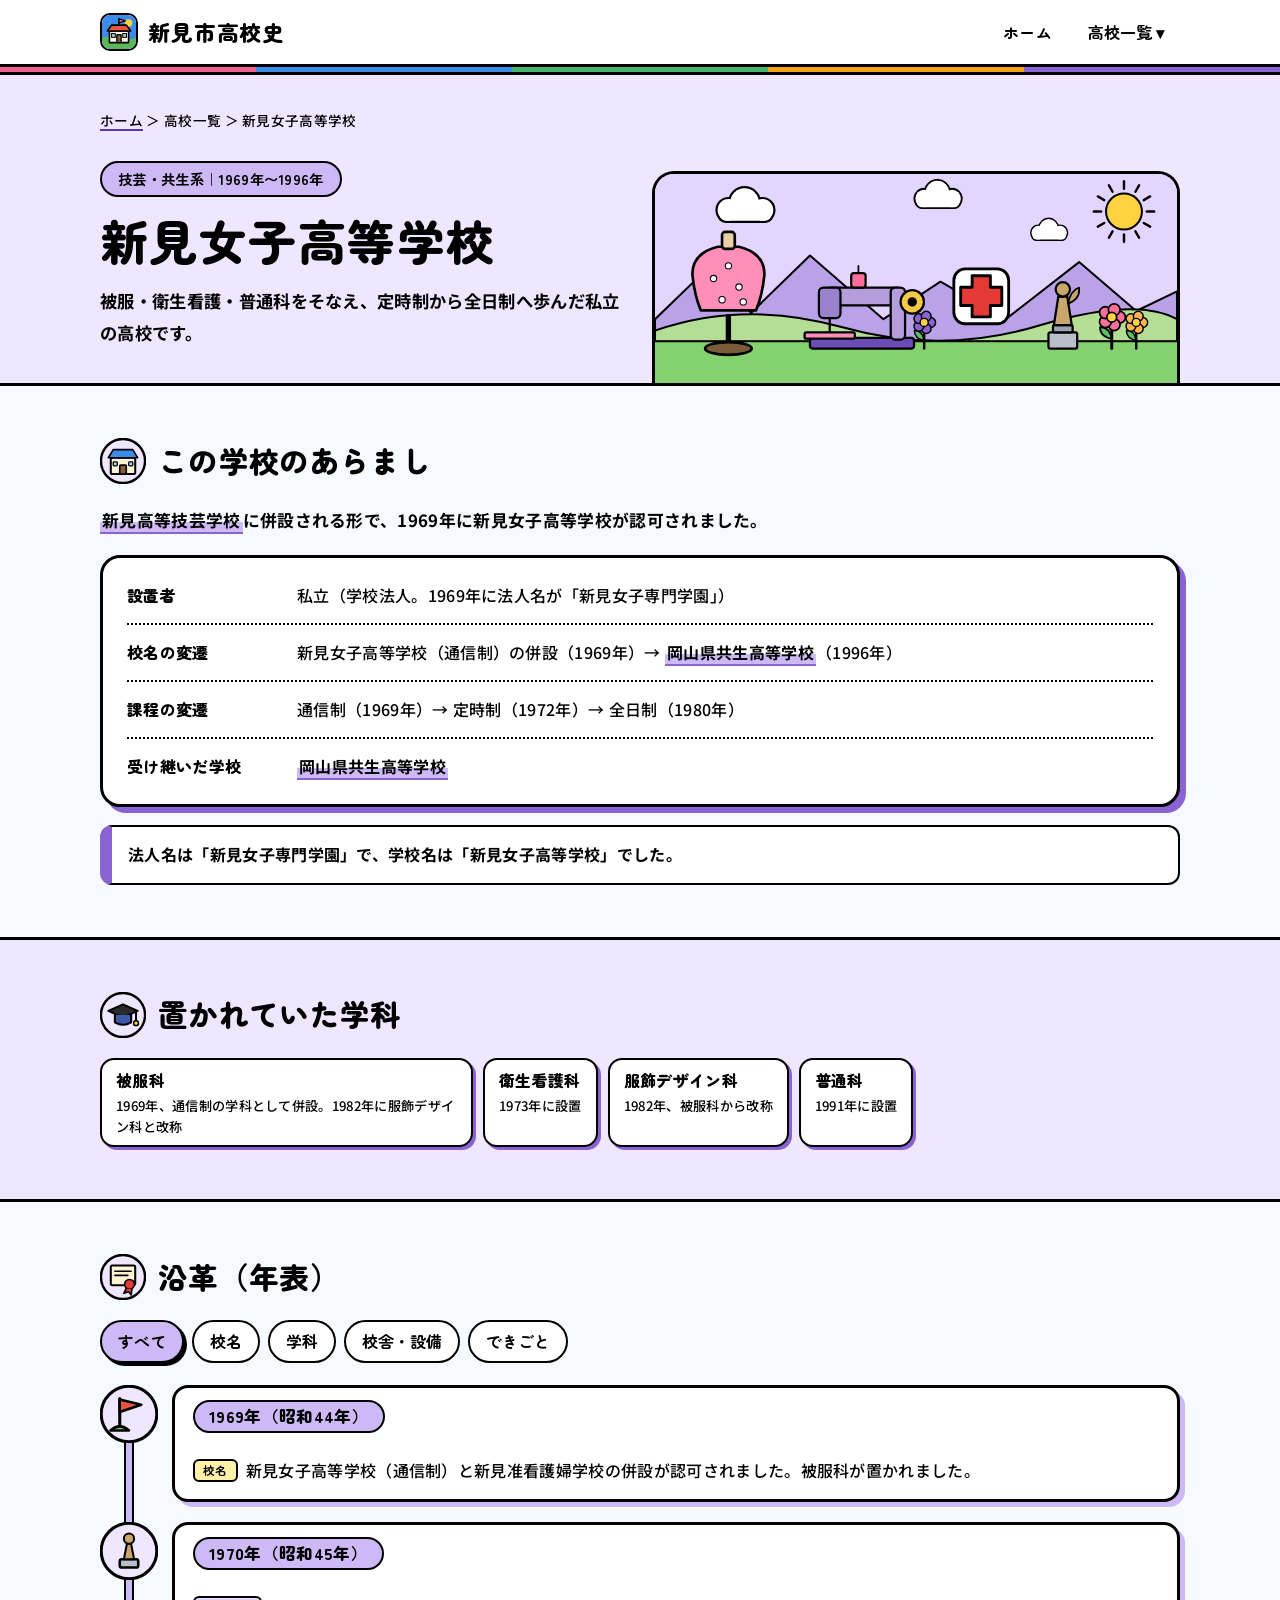
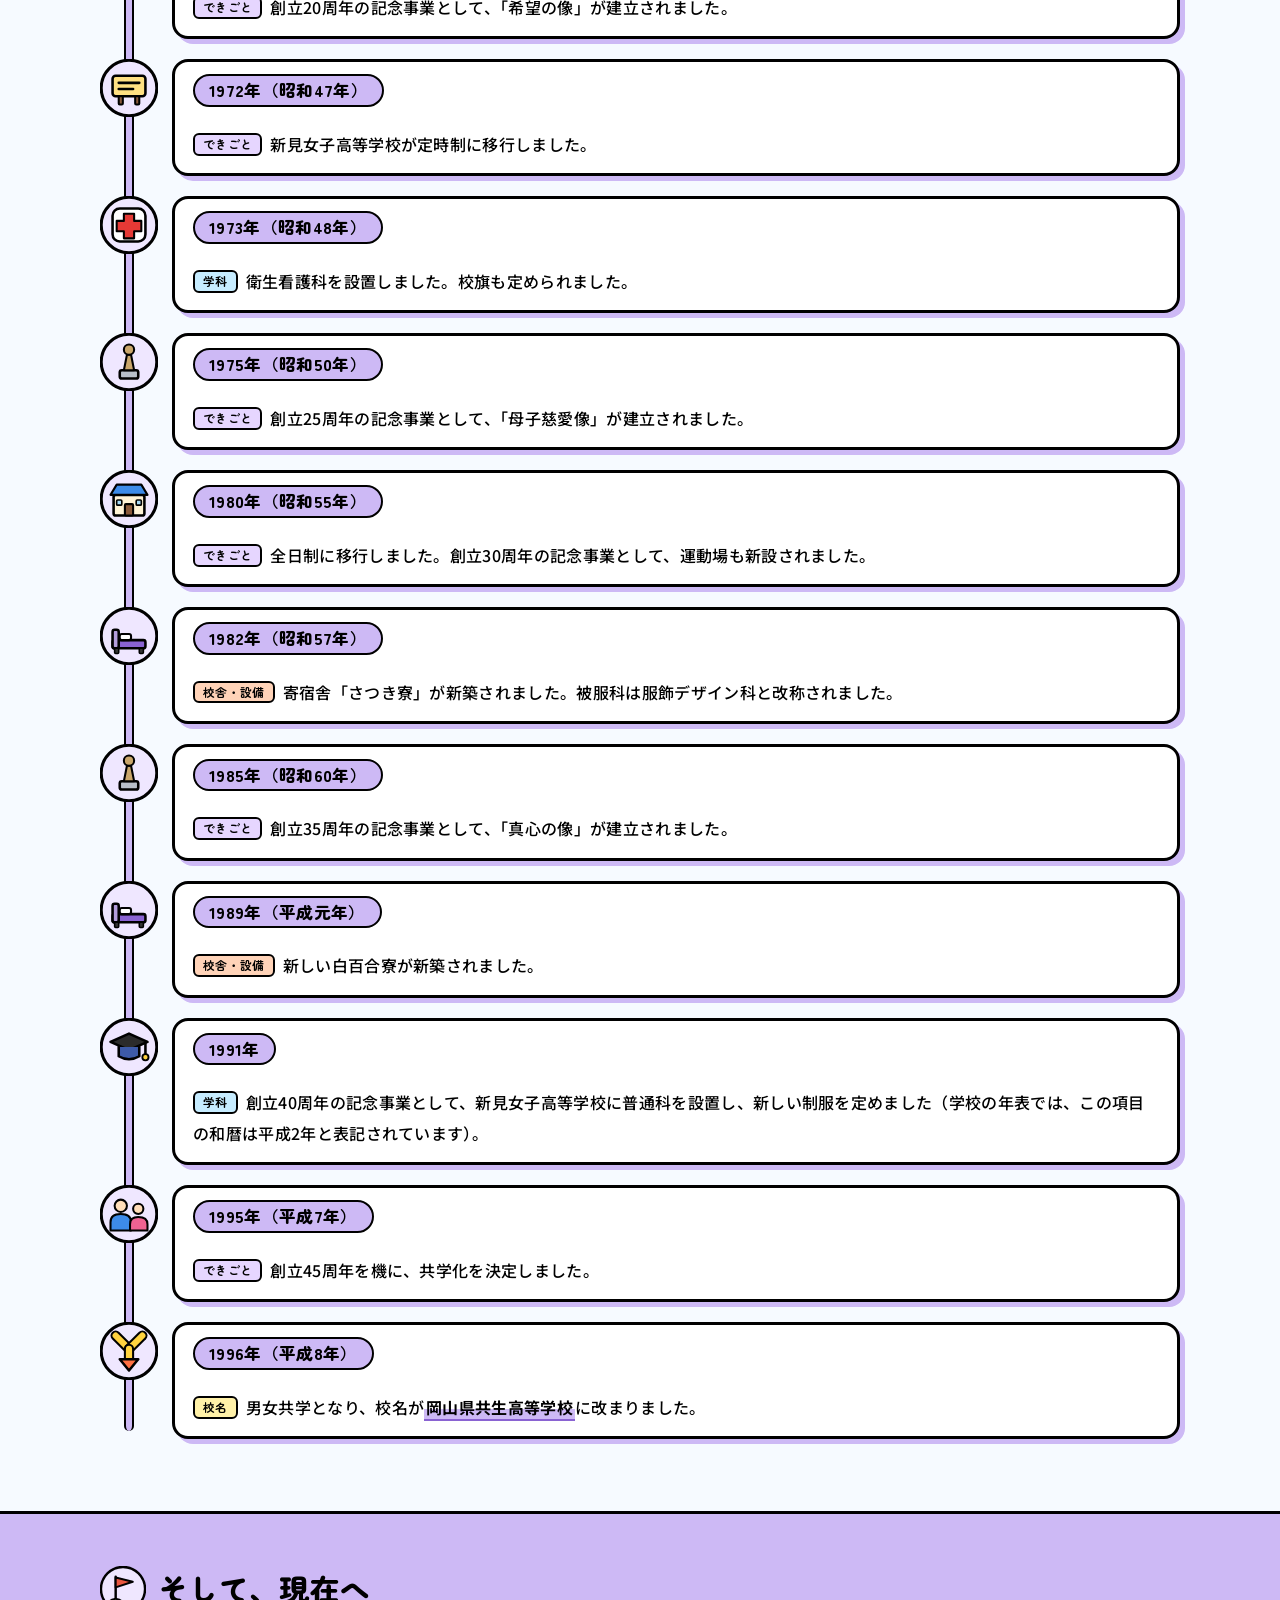
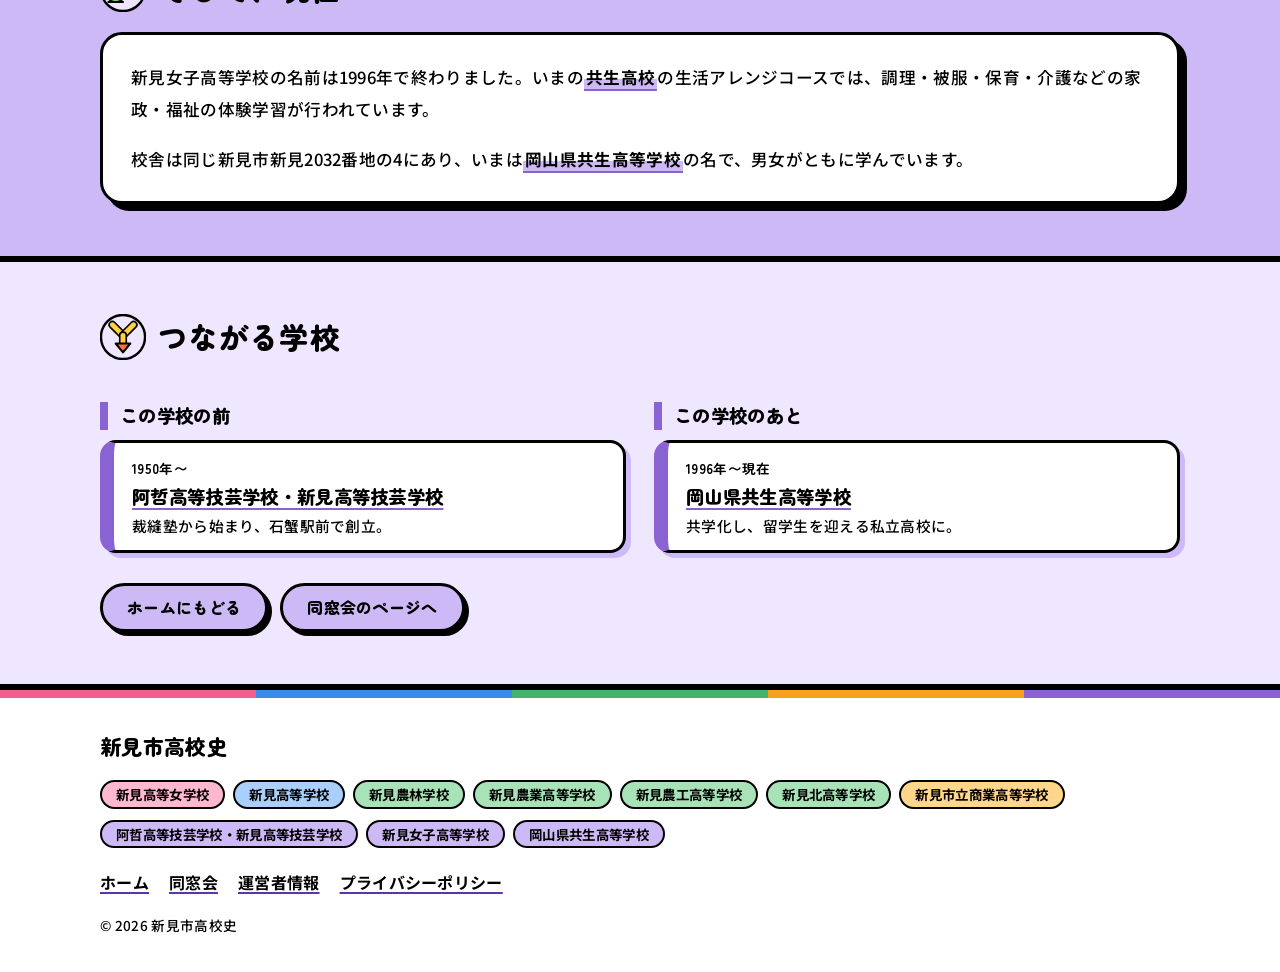
<file: school/jyoshi.html>
<!DOCTYPE html>
<html lang="ja">
<head>
<meta charset="utf-8">
<meta name="viewport" content="width=device-width, initial-scale=1">
<title>新見女子高等学校の沿革｜新見市高校史</title>
<meta name="description" content="新見女子高等学校（1969年〜1996年）の沿革。被服・衛生看護・普通科をそなえ、定時制から全日制へ歩んだ私立の高校です。">
<meta name="robots" content="noindex, follow">
<meta name="theme-color" content="#3D8BE8">
<link rel="icon" href="../favicon.ico" sizes="any">
<link rel="icon" href="../favicon.svg" type="image/svg+xml">
<link rel="apple-touch-icon" href="../apple-touch-icon.png">
<link rel="preconnect" href="https://fonts.googleapis.com">
<link rel="preconnect" href="https://fonts.gstatic.com" crossorigin>
<link href="https://fonts.googleapis.com/css2?family=Noto+Sans+JP:wght@400;500;700&family=Zen+Maru+Gothic:wght@500;700;900&display=swap" rel="stylesheet">
<link rel="stylesheet" href="../style.css">
<!-- 解析タグ（Googleアナリティクスなど）を使う場合は、ここに貼り付けます -->
</head>
<body class="t-purple">
<a class="skip" href="#main">本文へ移動</a>
<header class="site-header">
  <div class="wrap bar">
    <a class="brand" href="../index.html"><img src="../favicon.svg" alt="" width="38" height="38"><span>新見市高校史</span></a>
    <nav class="gnav" aria-label="メインメニュー">
      <a href="../index.html">ホーム</a>
      <div class="dd">
        <button class="dd-btn" type="button" aria-expanded="false" aria-controls="dd-panel">高校一覧<span aria-hidden="true"> ▾</span></button>
        <div class="dd-panel" id="dd-panel" hidden><div class="dd-group t-rose"><p class="dd-title">女学校の系統</p><ul><li><a href="jogakko.html">新見高等女学校<small>1918年〜1948年</small></a></li></ul></div><div class="dd-group t-blue"><p class="dd-title">新見高校</p><ul><li><a href="niimi.html">新見高等学校<small>1948年〜現在</small></a></li></ul></div><div class="dd-group t-green"><p class="dd-title">農林・北高校の系統</p><ul><li><a href="norin.html">新見農林学校<small>1926年〜1948年</small></a></li><li><a href="nogyo.html">新見農業高等学校<small>1948年〜1962年</small></a></li><li><a href="nokou.html">新見農工高等学校<small>1962年〜1977年</small></a></li><li><a href="kita.html">新見北高等学校<small>1977年〜2007年</small></a></li></ul></div><div class="dd-group t-orange"><p class="dd-title">商業高校</p><ul><li><a href="shogyo.html">新見市立商業高等学校<small>〜1977年</small></a></li></ul></div><div class="dd-group t-purple"><p class="dd-title">技芸・共生の系統</p><ul><li><a href="gigei.html">阿哲高等技芸学校・新見高等技芸学校<small>1950年〜</small></a></li><li><a href="jyoshi.html">新見女子高等学校<small>1969年〜1996年</small></a></li><li><a href="kyousei.html">岡山県共生高等学校<small>1996年〜現在</small></a></li></ul></div></div>
      </div>
    </nav>
  </div>
  <div class="stripe" aria-hidden="true"></div>
</header>
<main id="main">
<section class="hero t-purple">
  <div class="wrap hero-grid">
    <div class="hero-text">
      <p class="crumb"><a href="../index.html">ホーム</a> ＞ 高校一覧 ＞ 新見女子高等学校</p>
      <p class="badge">技芸・共生系｜1969年〜1996年</p>
      <h1>新見女子高等学校</h1>
      <p class="lead">被服・衛生看護・普通科をそなえ、定時制から全日制へ歩んだ私立の高校です。</p>
      
    </div>
    <div class="hero-art"><svg class="ill" viewBox="0 0 640 260" xmlns="http://www.w3.org/2000/svg" role="img" aria-label="ドレスフォームとミシン、救急の十字、記念像と花のイラスト"><rect width="640" height="260" fill="#E3D5FF"/><line x1="603.0" y1="46.0" x2="612.0" y2="46.0" stroke="#000" stroke-width="3" stroke-linecap="round"/><line x1="599.2487113059643" y1="60.0" x2="607.0429399400242" y2="64.5" stroke="#000" stroke-width="3" stroke-linecap="round"/><line x1="589.0" y1="70.24871130596428" x2="593.5" y2="78.04293994002423" stroke="#000" stroke-width="3" stroke-linecap="round"/><line x1="575.0" y1="74.0" x2="575.0" y2="83.0" stroke="#000" stroke-width="3" stroke-linecap="round"/><line x1="561.0" y1="70.24871130596429" x2="556.5" y2="78.04293994002424" stroke="#000" stroke-width="3" stroke-linecap="round"/><line x1="550.7512886940357" y1="60.0" x2="542.9570600599758" y2="64.5" stroke="#000" stroke-width="3" stroke-linecap="round"/><line x1="547.0" y1="46.0" x2="538.0" y2="46.00000000000001" stroke="#000" stroke-width="3" stroke-linecap="round"/><line x1="550.7512886940357" y1="31.999999999999996" x2="542.9570600599758" y2="27.499999999999996" stroke="#000" stroke-width="3" stroke-linecap="round"/><line x1="561.0" y1="21.751288694035726" x2="556.5" y2="13.957060059975781" stroke="#000" stroke-width="3" stroke-linecap="round"/><line x1="575.0" y1="18.0" x2="575.0" y2="9.0" stroke="#000" stroke-width="3" stroke-linecap="round"/><line x1="589.0" y1="21.75128869403572" x2="593.5" y2="13.957060059975774" stroke="#000" stroke-width="3" stroke-linecap="round"/><line x1="599.2487113059643" y1="31.999999999999986" x2="607.0429399400242" y2="27.499999999999982" stroke="#000" stroke-width="3" stroke-linecap="round"/><circle cx="575" cy="46" r="22" fill="#FFD23F" stroke="#000000" stroke-width="2.5" stroke-linejoin="round" stroke-linecap="round"/><g transform="translate(90 44) scale(1.1)" ><circle cx="0" cy="0" r="12" fill="#000000" stroke="#000000" stroke-width="5.0"/><circle cx="18" cy="-8" r="16" fill="#000000" stroke="#000000" stroke-width="5.0"/><circle cx="38" cy="0" r="12" fill="#000000" stroke="#000000" stroke-width="5.0"/><rect x="-10" y="-2" width="58" height="14" rx="7" fill="#000000" stroke="#000000" stroke-width="5.0"/><circle cx="0" cy="0" r="12" fill="#FFFFFF"/><circle cx="18" cy="-8" r="16" fill="#FFFFFF"/><circle cx="38" cy="0" r="12" fill="#FFFFFF"/><rect x="-10" y="-2" width="58" height="14" rx="7" fill="#FFFFFF"/></g><g transform="translate(330 30) scale(0.9)" ><circle cx="0" cy="0" r="12" fill="#000000" stroke="#000000" stroke-width="5.0"/><circle cx="18" cy="-8" r="16" fill="#000000" stroke="#000000" stroke-width="5.0"/><circle cx="38" cy="0" r="12" fill="#000000" stroke="#000000" stroke-width="5.0"/><rect x="-10" y="-2" width="58" height="14" rx="7" fill="#000000" stroke="#000000" stroke-width="5.0"/><circle cx="0" cy="0" r="12" fill="#FFFFFF"/><circle cx="18" cy="-8" r="16" fill="#FFFFFF"/><circle cx="38" cy="0" r="12" fill="#FFFFFF"/><rect x="-10" y="-2" width="58" height="14" rx="7" fill="#FFFFFF"/></g><g transform="translate(470 72) scale(0.7)" ><circle cx="0" cy="0" r="12" fill="#000000" stroke="#000000" stroke-width="5.0"/><circle cx="18" cy="-8" r="16" fill="#000000" stroke="#000000" stroke-width="5.0"/><circle cx="38" cy="0" r="12" fill="#000000" stroke="#000000" stroke-width="5.0"/><rect x="-10" y="-2" width="58" height="14" rx="7" fill="#000000" stroke="#000000" stroke-width="5.0"/><circle cx="0" cy="0" r="12" fill="#FFFFFF"/><circle cx="18" cy="-8" r="16" fill="#FFFFFF"/><circle cx="38" cy="0" r="12" fill="#FFFFFF"/><rect x="-10" y="-2" width="58" height="14" rx="7" fill="#FFFFFF"/></g><path d="M0,178 L60,120 L118,170 L190,100 L280,178 L350,132 L430,178 L520,108 L590,168 L640,144 L640,208 L0,208 Z" fill="#B9A2E8" stroke="#000000" stroke-width="2.5" stroke-linejoin="round" stroke-linecap="round"/><path d="M0,192 Q110,154 230,188 T470,186 T640,178 L640,260 L0,260 Z" fill="#B4DE95" stroke="#000000" stroke-width="2.5" stroke-linejoin="round" stroke-linecap="round"/><rect x="-4" y="205" width="648" height="60" fill="#84D16F" stroke="#000000" stroke-width="2.5"/><g transform="translate(90 214) scale(1.3)" ><line x1="0" y1="-30" x2="0" y2="0" stroke="#000000" stroke-width="5" stroke-linecap="round"/><ellipse cx="0" cy="0" rx="22" ry="6" fill="#7A5B3A" stroke="#000000" stroke-width="2.5" stroke-linejoin="round" stroke-linecap="round"/><path d="M-10,-96 q-24,6 -24,26 q2,20 8,34 h52 q6,-14 8,-34 q0,-20 -24,-26 z" fill="#FF8FB8" stroke="#000000" stroke-width="2.5" stroke-linejoin="round" stroke-linecap="round"/><rect x="-6" y="-110" width="12" height="16" rx="3" fill="#EBCFA5" stroke="#000000" stroke-width="2.5" stroke-linejoin="round" stroke-linecap="round"/><circle cx="-14" cy="-66" r="3" fill="#FFFFFF" stroke="#000000" stroke-width="1" stroke-linejoin="round" stroke-linecap="round"/><circle cx="10" cy="-58" r="3" fill="#FFFFFF" stroke="#000000" stroke-width="1" stroke-linejoin="round" stroke-linecap="round"/><circle cx="0" cy="-78" r="3" fill="#FFFFFF" stroke="#000000" stroke-width="1" stroke-linejoin="round" stroke-linecap="round"/><circle cx="-6" cy="-46" r="3" fill="#FFFFFF" stroke="#000000" stroke-width="1" stroke-linejoin="round" stroke-linecap="round"/><circle cx="14" cy="-44" r="3" fill="#FFFFFF" stroke="#000000" stroke-width="1" stroke-linejoin="round" stroke-linecap="round"/></g><g transform="translate(190 214) scale(1.1)" ><rect x="0" y="-12" width="116" height="12" rx="3" fill="#6B4BB5" stroke="#000000" stroke-width="2.5" stroke-linejoin="round" stroke-linecap="round"/><rect x="14" y="-68" width="92" height="20" rx="9" fill="#B39DDB" stroke="#000000" stroke-width="2.5" stroke-linejoin="round" stroke-linecap="round"/><rect x="90" y="-68" width="16" height="58" rx="5" fill="#B39DDB" stroke="#000000" stroke-width="2.5" stroke-linejoin="round" stroke-linecap="round"/><rect x="10" y="-68" width="24" height="34" rx="5" fill="#9A82CF" stroke="#000000" stroke-width="2.5" stroke-linejoin="round" stroke-linecap="round"/><line x1="22" y1="-34" x2="22" y2="-14" stroke="#000000" stroke-width="2.5" stroke-linecap="round"/><rect x="16" y="-18" width="12" height="5" rx="1" fill="#333" stroke="#000000" stroke-width="1.5" stroke-linejoin="round" stroke-linecap="round"/><rect x="46" y="-84" width="16" height="16" rx="3" fill="#FF6F9C" stroke="#000000" stroke-width="2.5" stroke-linejoin="round" stroke-linecap="round"/><line x1="54" y1="-84" x2="54" y2="-92" stroke="#000000" stroke-width="2" stroke-linecap="round"/><circle cx="114" cy="-52" r="13" fill="#F6C945" stroke="#000000" stroke-width="2.5" stroke-linejoin="round" stroke-linecap="round"/><circle cx="114" cy="-52" r="4" fill="#000000" stroke="#000000" stroke-width="2.5" stroke-linejoin="round" stroke-linecap="round"/><rect x="-6" y="-18" width="56" height="7" rx="2" fill="#FF8FB8" stroke="#000000" stroke-width="2.5" stroke-linejoin="round" stroke-linecap="round"/></g><g transform="translate(400 150) scale(1.4)" ><rect x="-24" y="-24" width="48" height="48" rx="10" fill="#FFFFFF" stroke="#000000" stroke-width="2.5" stroke-linejoin="round" stroke-linecap="round"/><path d="M-8,-18 h16 v10 h10 v16 h-10 v10 h-16 v-10 h-10 v-16 h10 z" fill="#E53935" stroke="#000000" stroke-width="2.5" stroke-linejoin="round" stroke-linecap="round"/></g><g transform="translate(500 214) scale(1.1)" ><rect x="-16" y="-18" width="32" height="18" rx="2" fill="#B8BFC9" stroke="#000000" stroke-width="2.5" stroke-linejoin="round" stroke-linecap="round"/><rect x="-11" y="-26" width="22" height="8" rx="2" fill="#98A1AD" stroke="#000000" stroke-width="2.5" stroke-linejoin="round" stroke-linecap="round"/><polygon points="-10,-26 10,-26 5,-58 -5,-58" fill="#C9A66B" stroke="#000000" stroke-width="2.5" stroke-linejoin="round" stroke-linecap="round"/><circle cx="0" cy="-66" r="8" fill="#C9A66B" stroke="#000000" stroke-width="2.5" stroke-linejoin="round" stroke-linecap="round"/><path d="M6,-50 q14,-6 12,-18 q-10,4 -12,18" fill="#C9A66B" stroke="#000000" stroke-width="2" stroke-linejoin="round" stroke-linecap="round"/></g><g transform="translate(560 214) scale(1.2)" ><line x1="0" y1="0" x2="0" y2="-26" stroke="#000000" stroke-width="3" stroke-linecap="round"/><path d="M0,-10 q-12,-2 -12,-12 q10,0 12,12" fill="#5BBF6A" stroke="#000000" stroke-width="1.8" stroke-linejoin="round" stroke-linecap="round"/><circle cx="8.0" cy="-32.0" r="6" fill="#FF6F9C" stroke="#000000" stroke-width="1.8" stroke-linejoin="round" stroke-linecap="round"/><circle cx="2.5" cy="-24.4" r="6" fill="#FF6F9C" stroke="#000000" stroke-width="1.8" stroke-linejoin="round" stroke-linecap="round"/><circle cx="-6.5" cy="-27.3" r="6" fill="#FF6F9C" stroke="#000000" stroke-width="1.8" stroke-linejoin="round" stroke-linecap="round"/><circle cx="-6.5" cy="-36.7" r="6" fill="#FF6F9C" stroke="#000000" stroke-width="1.8" stroke-linejoin="round" stroke-linecap="round"/><circle cx="2.5" cy="-39.6" r="6" fill="#FF6F9C" stroke="#000000" stroke-width="1.8" stroke-linejoin="round" stroke-linecap="round"/><circle cx="0" cy="-32" r="5" fill="#FFD23F" stroke="#000000" stroke-width="1.8" stroke-linejoin="round" stroke-linecap="round"/></g><g transform="translate(590 214) scale(1.0)" ><line x1="0" y1="0" x2="0" y2="-26" stroke="#000000" stroke-width="3" stroke-linecap="round"/><path d="M0,-10 q-12,-2 -12,-12 q10,0 12,12" fill="#5BBF6A" stroke="#000000" stroke-width="1.8" stroke-linejoin="round" stroke-linecap="round"/><circle cx="8.0" cy="-32.0" r="6" fill="#FFB74D" stroke="#000000" stroke-width="1.8" stroke-linejoin="round" stroke-linecap="round"/><circle cx="2.5" cy="-24.4" r="6" fill="#FFB74D" stroke="#000000" stroke-width="1.8" stroke-linejoin="round" stroke-linecap="round"/><circle cx="-6.5" cy="-27.3" r="6" fill="#FFB74D" stroke="#000000" stroke-width="1.8" stroke-linejoin="round" stroke-linecap="round"/><circle cx="-6.5" cy="-36.7" r="6" fill="#FFB74D" stroke="#000000" stroke-width="1.8" stroke-linejoin="round" stroke-linecap="round"/><circle cx="2.5" cy="-39.6" r="6" fill="#FFB74D" stroke="#000000" stroke-width="1.8" stroke-linejoin="round" stroke-linecap="round"/><circle cx="0" cy="-32" r="5" fill="#FFD23F" stroke="#000000" stroke-width="1.8" stroke-linejoin="round" stroke-linecap="round"/></g><g transform="translate(330 214) scale(1.0)" ><line x1="0" y1="0" x2="0" y2="-26" stroke="#000000" stroke-width="3" stroke-linecap="round"/><path d="M0,-10 q-12,-2 -12,-12 q10,0 12,12" fill="#5BBF6A" stroke="#000000" stroke-width="1.8" stroke-linejoin="round" stroke-linecap="round"/><circle cx="8.0" cy="-32.0" r="6" fill="#8A63D2" stroke="#000000" stroke-width="1.8" stroke-linejoin="round" stroke-linecap="round"/><circle cx="2.5" cy="-24.4" r="6" fill="#8A63D2" stroke="#000000" stroke-width="1.8" stroke-linejoin="round" stroke-linecap="round"/><circle cx="-6.5" cy="-27.3" r="6" fill="#8A63D2" stroke="#000000" stroke-width="1.8" stroke-linejoin="round" stroke-linecap="round"/><circle cx="-6.5" cy="-36.7" r="6" fill="#8A63D2" stroke="#000000" stroke-width="1.8" stroke-linejoin="round" stroke-linecap="round"/><circle cx="2.5" cy="-39.6" r="6" fill="#8A63D2" stroke="#000000" stroke-width="1.8" stroke-linejoin="round" stroke-linecap="round"/><circle cx="0" cy="-32" r="5" fill="#FFD23F" stroke="#000000" stroke-width="1.8" stroke-linejoin="round" stroke-linecap="round"/></g></svg></div>
  </div>
</section>
<section class="sec">
  <div class="wrap">
    <h2 class="h2"><span class="h2-ico"><svg class="ico" viewBox="0 0 48 48" xmlns="http://www.w3.org/2000/svg" aria-hidden="true"><circle class="ico-bg" cx="24" cy="24" r="23" stroke="#000000" stroke-width="2.5"/><g transform="translate(3.6 3.6) scale(0.85)"><rect x="9" y="20" width="30" height="20" rx="2" fill="#FFF3D6" stroke="#000000" stroke-width="2.5" stroke-linejoin="round" stroke-linecap="round"/><polygon points="6,20 42,20 36,10 12,10" fill="#3D8BE8" stroke="#000000" stroke-width="2" stroke-linejoin="round" stroke-linecap="round"/><rect x="20" y="29" width="8" height="11" rx="1" fill="#8A5A3B" stroke="#000000" stroke-width="2" stroke-linejoin="round" stroke-linecap="round"/><rect x="12" y="25" width="5" height="5" rx="1" fill="#A8DBF7" stroke="#000000" stroke-width="1.6" stroke-linejoin="round" stroke-linecap="round"/><rect x="31" y="25" width="5" height="5" rx="1" fill="#A8DBF7" stroke="#000000" stroke-width="1.6" stroke-linejoin="round" stroke-linecap="round"/></g></svg></span>この学校のあらまし</h2>
    <p class="intro"><a class="sl t-purple" href="gigei.html">新見高等技芸学校</a>に併設される形で、1969年に新見女子高等学校が認可されました。</p>
    <div class="card"><dl class="info"><div class="row"><dt>設置者</dt><dd>私立（学校法人。1969年に法人名が「新見女子専門学園」）</dd></div><div class="row"><dt>校名の変遷</dt><dd>新見女子高等学校（通信制）の併設（1969年）→ <a class="sl t-purple" href="kyousei.html">岡山県共生高等学校</a>（1996年）</dd></div><div class="row"><dt>課程の変遷</dt><dd>通信制（1969年）→ 定時制（1972年）→ 全日制（1980年）</dd></div><div class="row"><dt>受け継いだ学校</dt><dd><a class="sl t-purple" href="kyousei.html">岡山県共生高等学校</a></dd></div></dl></div>
    <p class="callout">法人名は「新見女子専門学園」で、学校名は「新見女子高等学校」でした。</p>
  </div>
</section>
<section class="sec alt">
  <div class="wrap">
    <h2 class="h2"><span class="h2-ico"><svg class="ico" viewBox="0 0 48 48" xmlns="http://www.w3.org/2000/svg" aria-hidden="true"><circle class="ico-bg" cx="24" cy="24" r="23" stroke="#000000" stroke-width="2.5"/><g transform="translate(3.6 3.6) scale(0.85)"><polygon points="6,19 24,11 42,19 24,27" fill="#2B2B2B" stroke="#000000" stroke-width="2.5" stroke-linejoin="round" stroke-linecap="round"/><path d="M14,24 v9 q10,6 20,0 v-9" fill="#3D5AA8" stroke="#000000" stroke-width="2.5" stroke-linejoin="round" stroke-linecap="round"/><line x1="40" y1="20" x2="40" y2="32" stroke="#000000" stroke-width="2.5" stroke-linecap="round"/><circle cx="40" cy="34" r="3" fill="#FFD23F" stroke="#000000" stroke-width="1.8" stroke-linejoin="round" stroke-linecap="round"/></g></svg></span>置かれていた学科</h2>
    <ul class="chips"><li class="chip"><b>被服科</b><small>1969年、通信制の学科として併設。1982年に服飾デザイン科と改称</small></li><li class="chip"><b>衛生看護科</b><small>1973年に設置</small></li><li class="chip"><b>服飾デザイン科</b><small>1982年、被服科から改称</small></li><li class="chip"><b>普通科</b><small>1991年に設置</small></li></ul>
    
    
  </div>
</section>
<section class="sec">
  <div class="wrap">
    <h2 class="h2"><span class="h2-ico"><svg class="ico" viewBox="0 0 48 48" xmlns="http://www.w3.org/2000/svg" aria-hidden="true"><circle class="ico-bg" cx="24" cy="24" r="23" stroke="#000000" stroke-width="2.5"/><g transform="translate(3.6 3.6) scale(0.85)"><rect x="9" y="10" width="30" height="24" rx="2" fill="#FFF3D6" stroke="#000000" stroke-width="2.5" stroke-linejoin="round" stroke-linecap="round"/><line x1="14" y1="17" x2="34" y2="17" stroke="#000000" stroke-width="2" stroke-linecap="round"/><line x1="14" y1="22" x2="30" y2="22" stroke="#000000" stroke-width="2" stroke-linecap="round"/><circle cx="32" cy="33" r="6" fill="#E53935" stroke="#000000" stroke-width="2" stroke-linejoin="round" stroke-linecap="round"/><path d="M28,38 l-3,6 l6,-2 l3,4 l1,-7" fill="#E53935" stroke="#000000" stroke-width="2" stroke-linejoin="round" stroke-linecap="round"/></g></svg></span>沿革（年表）</h2>
    <div class="filters" role="group" aria-label="年表の表示をしぼる"><button type="button" data-f="all" aria-pressed="true">すべて</button><button type="button" data-f="name" aria-pressed="false">校名</button><button type="button" data-f="dept" aria-pressed="false">学科</button><button type="button" data-f="fac" aria-pressed="false">校舎・設備</button><button type="button" data-f="event" aria-pressed="false">できごと</button></div>
    <ol class="tl" data-tl><li class="ev tag-name" data-tag="name"><div class="ev-ico"><svg class="ico" viewBox="0 0 48 48" xmlns="http://www.w3.org/2000/svg" aria-hidden="true"><circle class="ico-bg" cx="24" cy="24" r="23" stroke="#000000" stroke-width="2.5"/><g transform="translate(3.6 3.6) scale(0.85)"><line x1="15" y1="9" x2="15" y2="38" stroke="#000000" stroke-width="3" stroke-linecap="round"/><polygon points="15,10 36,15 15,22" fill="#E8563F" stroke="#000000" stroke-width="2.5" stroke-linejoin="round" stroke-linecap="round"/><path d="M6,40 q9,-8 18,0 z" fill="#84D16F" stroke="#000000" stroke-width="2.5" stroke-linejoin="round" stroke-linecap="round"/></g></svg></div><div class="ev-body"><p class="ev-year">1969年（昭和44年）</p><p class="ev-text"><span class="tag">校名</span>新見女子高等学校（通信制）と新見准看護婦学校の併設が認可されました。被服科が置かれました。</p></div></li><li class="ev tag-event" data-tag="event"><div class="ev-ico"><svg class="ico" viewBox="0 0 48 48" xmlns="http://www.w3.org/2000/svg" aria-hidden="true"><circle class="ico-bg" cx="24" cy="24" r="23" stroke="#000000" stroke-width="2.5"/><g transform="translate(3.6 3.6) scale(0.85)"><rect x="15" y="32" width="18" height="8" rx="2" fill="#B8BFC9" stroke="#000000" stroke-width="2.5" stroke-linejoin="round" stroke-linecap="round"/><polygon points="19,32 29,32 26,17 22,17" fill="#C9A66B" stroke="#000000" stroke-width="2" stroke-linejoin="round" stroke-linecap="round"/><circle cx="24" cy="12" r="5" fill="#C9A66B" stroke="#000000" stroke-width="2" stroke-linejoin="round" stroke-linecap="round"/></g></svg></div><div class="ev-body"><p class="ev-year">1970年（昭和45年）</p><p class="ev-text"><span class="tag">できごと</span>創立20周年の記念事業として、「希望の像」が建立されました。</p></div></li><li class="ev tag-event" data-tag="event"><div class="ev-ico"><svg class="ico" viewBox="0 0 48 48" xmlns="http://www.w3.org/2000/svg" aria-hidden="true"><circle class="ico-bg" cx="24" cy="24" r="23" stroke="#000000" stroke-width="2.5"/><g transform="translate(3.6 3.6) scale(0.85)"><rect x="8" y="12" width="32" height="20" rx="3" fill="#FFE082" stroke="#000000" stroke-width="2.5" stroke-linejoin="round" stroke-linecap="round"/><line x1="14" y1="19" x2="34" y2="19" stroke="#000000" stroke-width="2.5" stroke-linecap="round"/><line x1="14" y1="25" x2="28" y2="25" stroke="#000000" stroke-width="2.5" stroke-linecap="round"/><rect x="14" y="32" width="4" height="8" rx="1" fill="#8A5A3B" stroke="#000000" stroke-width="2" stroke-linejoin="round" stroke-linecap="round"/><rect x="30" y="32" width="4" height="8" rx="1" fill="#8A5A3B" stroke="#000000" stroke-width="2" stroke-linejoin="round" stroke-linecap="round"/></g></svg></div><div class="ev-body"><p class="ev-year">1972年（昭和47年）</p><p class="ev-text"><span class="tag">できごと</span>新見女子高等学校が定時制に移行しました。</p></div></li><li class="ev tag-dept" data-tag="dept"><div class="ev-ico"><svg class="ico" viewBox="0 0 48 48" xmlns="http://www.w3.org/2000/svg" aria-hidden="true"><circle class="ico-bg" cx="24" cy="24" r="23" stroke="#000000" stroke-width="2.5"/><g transform="translate(3.6 3.6) scale(0.85)"><rect x="8" y="8" width="32" height="32" rx="7" fill="#FFFFFF" stroke="#000000" stroke-width="2.5" stroke-linejoin="round" stroke-linecap="round"/><path d="M19,13 h10 v7 h7 v10 h-7 v7 h-10 v-7 h-7 v-10 h7 z" fill="#E53935" stroke="#000000" stroke-width="2" stroke-linejoin="round" stroke-linecap="round"/></g></svg></div><div class="ev-body"><p class="ev-year">1973年（昭和48年）</p><p class="ev-text"><span class="tag">学科</span>衛生看護科を設置しました。校旗も定められました。</p></div></li><li class="ev tag-event" data-tag="event"><div class="ev-ico"><svg class="ico" viewBox="0 0 48 48" xmlns="http://www.w3.org/2000/svg" aria-hidden="true"><circle class="ico-bg" cx="24" cy="24" r="23" stroke="#000000" stroke-width="2.5"/><g transform="translate(3.6 3.6) scale(0.85)"><rect x="15" y="32" width="18" height="8" rx="2" fill="#B8BFC9" stroke="#000000" stroke-width="2.5" stroke-linejoin="round" stroke-linecap="round"/><polygon points="19,32 29,32 26,17 22,17" fill="#C9A66B" stroke="#000000" stroke-width="2" stroke-linejoin="round" stroke-linecap="round"/><circle cx="24" cy="12" r="5" fill="#C9A66B" stroke="#000000" stroke-width="2" stroke-linejoin="round" stroke-linecap="round"/></g></svg></div><div class="ev-body"><p class="ev-year">1975年（昭和50年）</p><p class="ev-text"><span class="tag">できごと</span>創立25周年の記念事業として、「母子慈愛像」が建立されました。</p></div></li><li class="ev tag-event" data-tag="event"><div class="ev-ico"><svg class="ico" viewBox="0 0 48 48" xmlns="http://www.w3.org/2000/svg" aria-hidden="true"><circle class="ico-bg" cx="24" cy="24" r="23" stroke="#000000" stroke-width="2.5"/><g transform="translate(3.6 3.6) scale(0.85)"><rect x="9" y="20" width="30" height="20" rx="2" fill="#FFF3D6" stroke="#000000" stroke-width="2.5" stroke-linejoin="round" stroke-linecap="round"/><polygon points="6,20 42,20 36,10 12,10" fill="#3D8BE8" stroke="#000000" stroke-width="2" stroke-linejoin="round" stroke-linecap="round"/><rect x="20" y="29" width="8" height="11" rx="1" fill="#8A5A3B" stroke="#000000" stroke-width="2" stroke-linejoin="round" stroke-linecap="round"/><rect x="12" y="25" width="5" height="5" rx="1" fill="#A8DBF7" stroke="#000000" stroke-width="1.6" stroke-linejoin="round" stroke-linecap="round"/><rect x="31" y="25" width="5" height="5" rx="1" fill="#A8DBF7" stroke="#000000" stroke-width="1.6" stroke-linejoin="round" stroke-linecap="round"/></g></svg></div><div class="ev-body"><p class="ev-year">1980年（昭和55年）</p><p class="ev-text"><span class="tag">できごと</span>全日制に移行しました。創立30周年の記念事業として、運動場も新設されました。</p></div></li><li class="ev tag-fac" data-tag="fac"><div class="ev-ico"><svg class="ico" viewBox="0 0 48 48" xmlns="http://www.w3.org/2000/svg" aria-hidden="true"><circle class="ico-bg" cx="24" cy="24" r="23" stroke="#000000" stroke-width="2.5"/><g transform="translate(3.6 3.6) scale(0.85)"><rect x="8" y="28" width="32" height="8" rx="2" fill="#8A63D2" stroke="#000000" stroke-width="2.5" stroke-linejoin="round" stroke-linecap="round"/><rect x="8" y="18" width="6" height="18" rx="2" fill="#B39DDB" stroke="#000000" stroke-width="2.5" stroke-linejoin="round" stroke-linecap="round"/><rect x="15" y="22" width="11" height="6" rx="2" fill="#FFFFFF" stroke="#000000" stroke-width="2" stroke-linejoin="round" stroke-linecap="round"/><rect x="10" y="36" width="4" height="5" rx="1" fill="#333" stroke="#000000" stroke-width="1.5" stroke-linejoin="round" stroke-linecap="round"/><rect x="34" y="36" width="4" height="5" rx="1" fill="#333" stroke="#000000" stroke-width="1.5" stroke-linejoin="round" stroke-linecap="round"/></g></svg></div><div class="ev-body"><p class="ev-year">1982年（昭和57年）</p><p class="ev-text"><span class="tag">校舎・設備</span>寄宿舎「さつき寮」が新築されました。被服科は服飾デザイン科と改称されました。</p></div></li><li class="ev tag-event" data-tag="event"><div class="ev-ico"><svg class="ico" viewBox="0 0 48 48" xmlns="http://www.w3.org/2000/svg" aria-hidden="true"><circle class="ico-bg" cx="24" cy="24" r="23" stroke="#000000" stroke-width="2.5"/><g transform="translate(3.6 3.6) scale(0.85)"><rect x="15" y="32" width="18" height="8" rx="2" fill="#B8BFC9" stroke="#000000" stroke-width="2.5" stroke-linejoin="round" stroke-linecap="round"/><polygon points="19,32 29,32 26,17 22,17" fill="#C9A66B" stroke="#000000" stroke-width="2" stroke-linejoin="round" stroke-linecap="round"/><circle cx="24" cy="12" r="5" fill="#C9A66B" stroke="#000000" stroke-width="2" stroke-linejoin="round" stroke-linecap="round"/></g></svg></div><div class="ev-body"><p class="ev-year">1985年（昭和60年）</p><p class="ev-text"><span class="tag">できごと</span>創立35周年の記念事業として、「真心の像」が建立されました。</p></div></li><li class="ev tag-fac" data-tag="fac"><div class="ev-ico"><svg class="ico" viewBox="0 0 48 48" xmlns="http://www.w3.org/2000/svg" aria-hidden="true"><circle class="ico-bg" cx="24" cy="24" r="23" stroke="#000000" stroke-width="2.5"/><g transform="translate(3.6 3.6) scale(0.85)"><rect x="8" y="28" width="32" height="8" rx="2" fill="#8A63D2" stroke="#000000" stroke-width="2.5" stroke-linejoin="round" stroke-linecap="round"/><rect x="8" y="18" width="6" height="18" rx="2" fill="#B39DDB" stroke="#000000" stroke-width="2.5" stroke-linejoin="round" stroke-linecap="round"/><rect x="15" y="22" width="11" height="6" rx="2" fill="#FFFFFF" stroke="#000000" stroke-width="2" stroke-linejoin="round" stroke-linecap="round"/><rect x="10" y="36" width="4" height="5" rx="1" fill="#333" stroke="#000000" stroke-width="1.5" stroke-linejoin="round" stroke-linecap="round"/><rect x="34" y="36" width="4" height="5" rx="1" fill="#333" stroke="#000000" stroke-width="1.5" stroke-linejoin="round" stroke-linecap="round"/></g></svg></div><div class="ev-body"><p class="ev-year">1989年（平成元年）</p><p class="ev-text"><span class="tag">校舎・設備</span>新しい白百合寮が新築されました。</p></div></li><li class="ev tag-dept" data-tag="dept"><div class="ev-ico"><svg class="ico" viewBox="0 0 48 48" xmlns="http://www.w3.org/2000/svg" aria-hidden="true"><circle class="ico-bg" cx="24" cy="24" r="23" stroke="#000000" stroke-width="2.5"/><g transform="translate(3.6 3.6) scale(0.85)"><polygon points="6,19 24,11 42,19 24,27" fill="#2B2B2B" stroke="#000000" stroke-width="2.5" stroke-linejoin="round" stroke-linecap="round"/><path d="M14,24 v9 q10,6 20,0 v-9" fill="#3D5AA8" stroke="#000000" stroke-width="2.5" stroke-linejoin="round" stroke-linecap="round"/><line x1="40" y1="20" x2="40" y2="32" stroke="#000000" stroke-width="2.5" stroke-linecap="round"/><circle cx="40" cy="34" r="3" fill="#FFD23F" stroke="#000000" stroke-width="1.8" stroke-linejoin="round" stroke-linecap="round"/></g></svg></div><div class="ev-body"><p class="ev-year">1991年</p><p class="ev-text"><span class="tag">学科</span>創立40周年の記念事業として、新見女子高等学校に普通科を設置し、新しい制服を定めました（学校の年表では、この項目の和暦は平成2年と表記されています）。</p></div></li><li class="ev tag-event" data-tag="event"><div class="ev-ico"><svg class="ico" viewBox="0 0 48 48" xmlns="http://www.w3.org/2000/svg" aria-hidden="true"><circle class="ico-bg" cx="24" cy="24" r="23" stroke="#000000" stroke-width="2.5"/><g transform="translate(3.6 3.6) scale(0.85)"><circle cx="16" cy="16" r="6" fill="#FFDDB8" stroke="#000000" stroke-width="2" stroke-linejoin="round" stroke-linecap="round"/><path d="M6,40 v-8 q0,-8 10,-8 q10,0 10,8 v8 z" fill="#3D8BE8" stroke="#000000" stroke-width="2" stroke-linejoin="round" stroke-linecap="round"/><circle cx="33" cy="19" r="5" fill="#FFDDB8" stroke="#000000" stroke-width="2" stroke-linejoin="round" stroke-linecap="round"/><path d="M25,40 v-6 q0,-7 8,-7 q9,0 9,7 v6 z" fill="#F06292" stroke="#000000" stroke-width="2" stroke-linejoin="round" stroke-linecap="round"/></g></svg></div><div class="ev-body"><p class="ev-year">1995年（平成7年）</p><p class="ev-text"><span class="tag">できごと</span>創立45周年を機に、共学化を決定しました。</p></div></li><li class="ev tag-name" data-tag="name"><div class="ev-ico"><svg class="ico" viewBox="0 0 48 48" xmlns="http://www.w3.org/2000/svg" aria-hidden="true"><circle class="ico-bg" cx="24" cy="24" r="23" stroke="#000000" stroke-width="2.5"/><g transform="translate(3.6 3.6) scale(0.85)"><line x1="11" y1="9" x2="24" y2="22" stroke="#000000" stroke-width="10" stroke-linecap="round"/><line x1="11" y1="9" x2="24" y2="22" stroke="#FFD23F" stroke-width="6" stroke-linecap="round"/><line x1="37" y1="9" x2="24" y2="22" stroke="#000000" stroke-width="10" stroke-linecap="round"/><line x1="37" y1="9" x2="24" y2="22" stroke="#FFD23F" stroke-width="6" stroke-linecap="round"/><line x1="24" y1="22" x2="24" y2="33" stroke="#000000" stroke-width="10" stroke-linecap="round"/><line x1="24" y1="22" x2="24" y2="33" stroke="#FFD23F" stroke-width="6" stroke-linecap="round"/><polygon points="15,32 33,32 24,43" fill="#FF7043" stroke="#000000" stroke-width="2.5" stroke-linejoin="round" stroke-linecap="round"/></g></svg></div><div class="ev-body"><p class="ev-year">1996年（平成8年）</p><p class="ev-text"><span class="tag">校名</span>男女共学となり、校名が<a class="sl t-purple" href="kyousei.html">岡山県共生高等学校</a>に改まりました。</p></div></li></ol>
  </div>
</section>
<section class="sec now">
  <div class="wrap">
    <h2 class="h2"><span class="h2-ico"><svg class="ico" viewBox="0 0 48 48" xmlns="http://www.w3.org/2000/svg" aria-hidden="true"><circle class="ico-bg" cx="24" cy="24" r="23" stroke="#000000" stroke-width="2.5"/><g transform="translate(3.6 3.6) scale(0.85)"><line x1="15" y1="9" x2="15" y2="38" stroke="#000000" stroke-width="3" stroke-linecap="round"/><polygon points="15,10 36,15 15,22" fill="#E8563F" stroke="#000000" stroke-width="2.5" stroke-linejoin="round" stroke-linecap="round"/><path d="M6,40 q9,-8 18,0 z" fill="#84D16F" stroke="#000000" stroke-width="2.5" stroke-linejoin="round" stroke-linecap="round"/></g></svg></span>そして、現在へ</h2>
    <div class="now-box"><p>新見女子高等学校の名前は1996年で終わりました。いまの<a class="sl t-purple" href="kyousei.html">共生高校</a>の生活アレンジコースでは、調理・被服・保育・介護などの家政・福祉の体験学習が行われています。</p><p>校舎は同じ新見市新見2032番地の4にあり、いまは<a class="sl t-purple" href="kyousei.html">岡山県共生高等学校</a>の名で、男女がともに学んでいます。</p></div>
  </div>
</section>
<section class="sec alt">
  <div class="wrap">
    <h2 class="h2"><span class="h2-ico"><svg class="ico" viewBox="0 0 48 48" xmlns="http://www.w3.org/2000/svg" aria-hidden="true"><circle class="ico-bg" cx="24" cy="24" r="23" stroke="#000000" stroke-width="2.5"/><g transform="translate(3.6 3.6) scale(0.85)"><line x1="11" y1="9" x2="24" y2="22" stroke="#000000" stroke-width="10" stroke-linecap="round"/><line x1="11" y1="9" x2="24" y2="22" stroke="#FFD23F" stroke-width="6" stroke-linecap="round"/><line x1="37" y1="9" x2="24" y2="22" stroke="#000000" stroke-width="10" stroke-linecap="round"/><line x1="37" y1="9" x2="24" y2="22" stroke="#FFD23F" stroke-width="6" stroke-linecap="round"/><line x1="24" y1="22" x2="24" y2="33" stroke="#000000" stroke-width="10" stroke-linecap="round"/><line x1="24" y1="22" x2="24" y2="33" stroke="#FFD23F" stroke-width="6" stroke-linecap="round"/><polygon points="15,32 33,32 24,43" fill="#FF7043" stroke="#000000" stroke-width="2.5" stroke-linejoin="round" stroke-linecap="round"/></g></svg></span>つながる学校</h2>
    <div class="cols2">
      <div><h3 class="h3">この学校の前</h3><div class="flows"><a class="flow t-purple" href="gigei.html"><span class="flow-period">1950年〜</span><strong>阿哲高等技芸学校・新見高等技芸学校</strong><span class="flow-one">裁縫塾から始まり、石蟹駅前で創立。</span></a></div></div>
      <div><h3 class="h3">この学校のあと</h3><div class="flows"><a class="flow t-purple" href="kyousei.html"><span class="flow-period">1996年〜現在</span><strong>岡山県共生高等学校</strong><span class="flow-one">共学化し、留学生を迎える私立高校に。</span></a></div></div>
    </div>
    <p class="back"><a class="btn" href="../index.html">ホームにもどる</a> <a class="btn" href="../alumni.html">同窓会のページへ</a></p>
  </div>
</section>
</main>
<footer class="site-footer">
  <div class="stripe" aria-hidden="true"></div>
  <div class="wrap">
    <p class="foot-title">新見市高校史</p>
    <ul class="foot-chips"><li><a class="fchip t-rose" href="jogakko.html">新見高等女学校</a></li><li><a class="fchip t-blue" href="niimi.html">新見高等学校</a></li><li><a class="fchip t-green" href="norin.html">新見農林学校</a></li><li><a class="fchip t-green" href="nogyo.html">新見農業高等学校</a></li><li><a class="fchip t-green" href="nokou.html">新見農工高等学校</a></li><li><a class="fchip t-green" href="kita.html">新見北高等学校</a></li><li><a class="fchip t-orange" href="shogyo.html">新見市立商業高等学校</a></li><li><a class="fchip t-purple" href="gigei.html">阿哲高等技芸学校・新見高等技芸学校</a></li><li><a class="fchip t-purple" href="jyoshi.html">新見女子高等学校</a></li><li><a class="fchip t-purple" href="kyousei.html">岡山県共生高等学校</a></li></ul>
    <ul class="foot-links">
      <li><a href="../index.html">ホーム</a></li>
      <li><a href="../alumni.html">同窓会</a></li>
      <li><a href="../operator.html">運営者情報</a></li>
      <li><a href="../privacy.html">プライバシーポリシー</a></li>
    </ul>
    <p class="copy">© 2026 新見市高校史</p>
  </div>
</footer>
<script src="../script.js" defer></script>
</body>
</html>
</file>
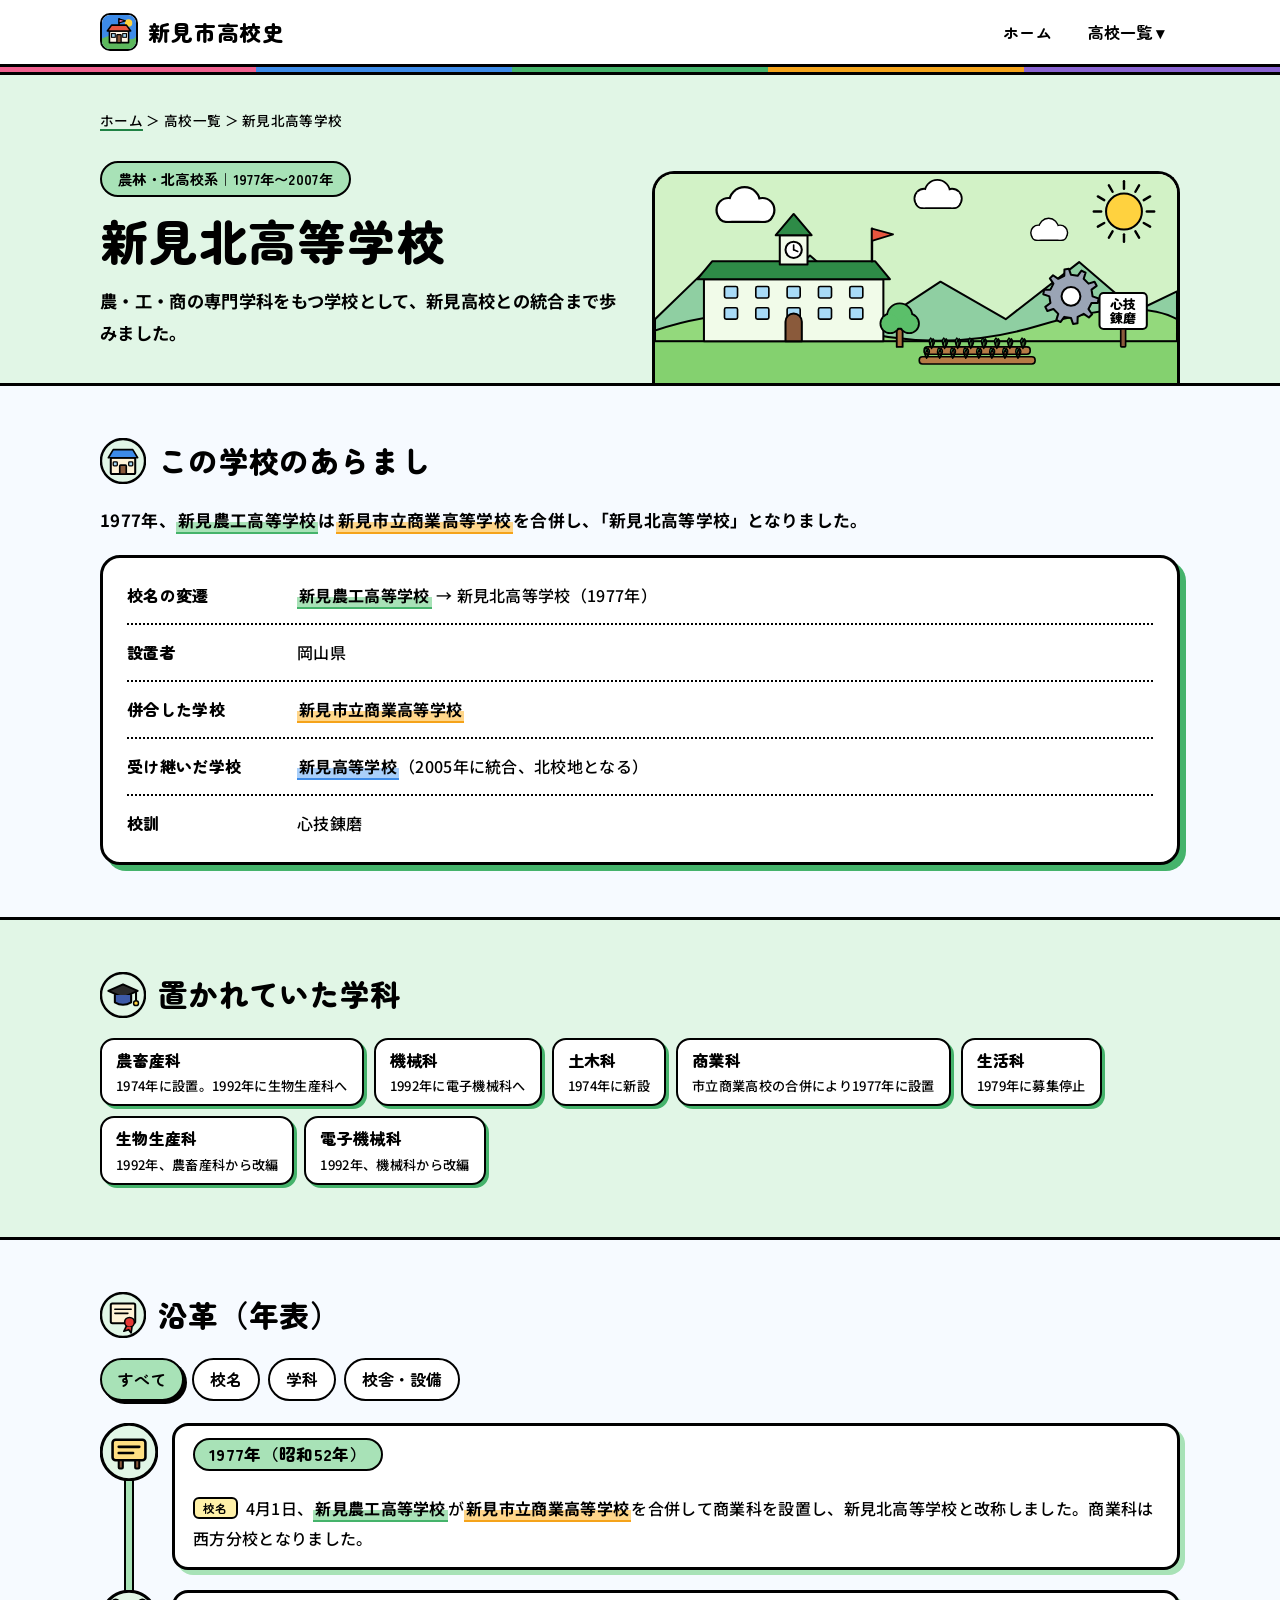
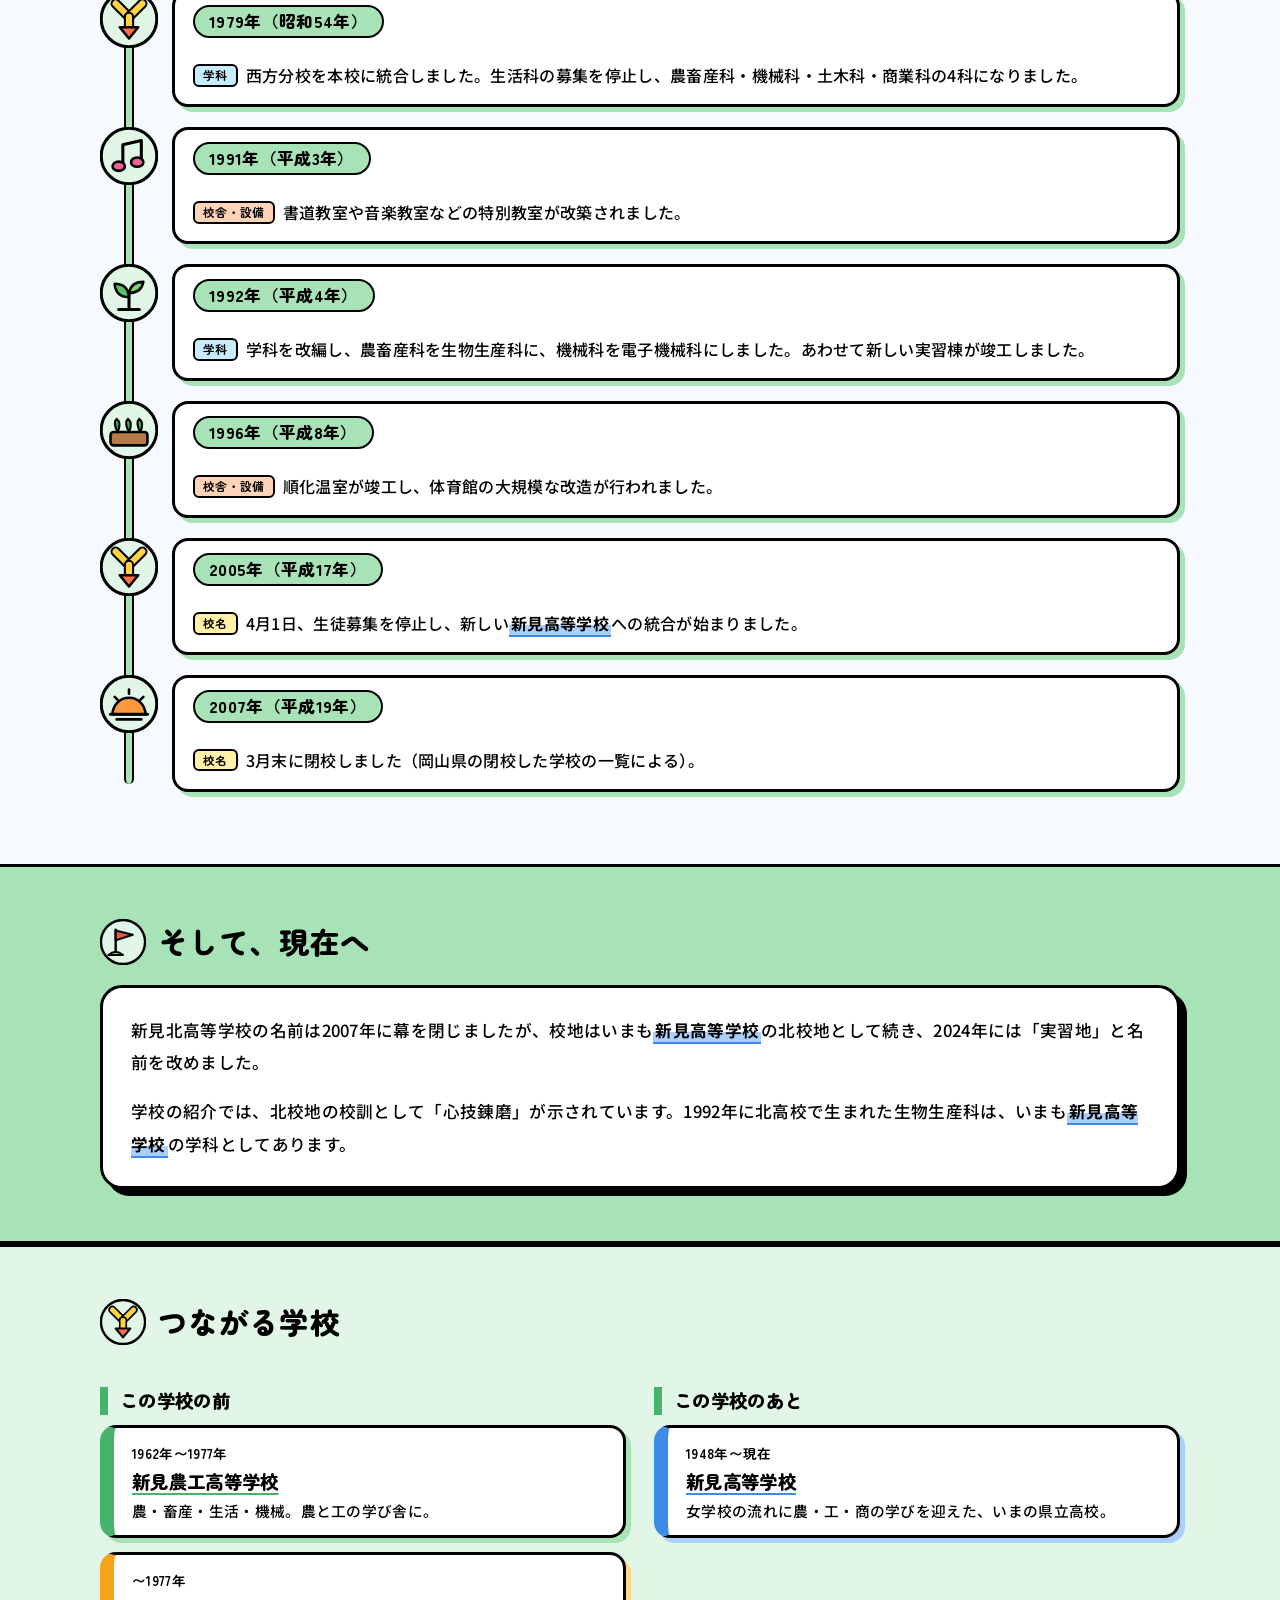
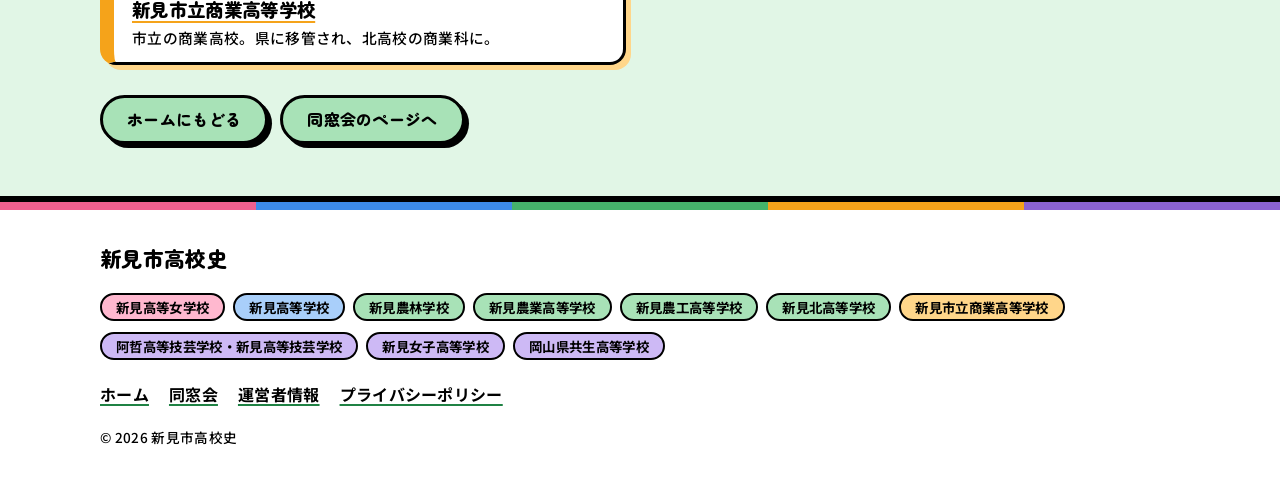
<file: school/kita.html>
<!DOCTYPE html>
<html lang="ja">
<head>
<meta charset="utf-8">
<meta name="viewport" content="width=device-width, initial-scale=1">
<title>新見北高等学校の沿革｜新見市高校史</title>
<meta name="description" content="新見北高等学校（1977年〜2007年）の沿革。農・工・商の専門学科をもつ学校として、新見高校との統合まで歩みました。">
<meta name="robots" content="noindex, follow">
<meta name="theme-color" content="#3D8BE8">
<link rel="icon" href="../favicon.ico" sizes="any">
<link rel="icon" href="../favicon.svg" type="image/svg+xml">
<link rel="apple-touch-icon" href="../apple-touch-icon.png">
<link rel="preconnect" href="https://fonts.googleapis.com">
<link rel="preconnect" href="https://fonts.gstatic.com" crossorigin>
<link href="https://fonts.googleapis.com/css2?family=Noto+Sans+JP:wght@400;500;700&family=Zen+Maru+Gothic:wght@500;700;900&display=swap" rel="stylesheet">
<link rel="stylesheet" href="../style.css">
<!-- 解析タグ（Googleアナリティクスなど）を使う場合は、ここに貼り付けます -->
</head>
<body class="t-green">
<a class="skip" href="#main">本文へ移動</a>
<header class="site-header">
  <div class="wrap bar">
    <a class="brand" href="../index.html"><img src="../favicon.svg" alt="" width="38" height="38"><span>新見市高校史</span></a>
    <nav class="gnav" aria-label="メインメニュー">
      <a href="../index.html">ホーム</a>
      <div class="dd">
        <button class="dd-btn" type="button" aria-expanded="false" aria-controls="dd-panel">高校一覧<span aria-hidden="true"> ▾</span></button>
        <div class="dd-panel" id="dd-panel" hidden><div class="dd-group t-rose"><p class="dd-title">女学校の系統</p><ul><li><a href="jogakko.html">新見高等女学校<small>1918年〜1948年</small></a></li></ul></div><div class="dd-group t-blue"><p class="dd-title">新見高校</p><ul><li><a href="niimi.html">新見高等学校<small>1948年〜現在</small></a></li></ul></div><div class="dd-group t-green"><p class="dd-title">農林・北高校の系統</p><ul><li><a href="norin.html">新見農林学校<small>1926年〜1948年</small></a></li><li><a href="nogyo.html">新見農業高等学校<small>1948年〜1962年</small></a></li><li><a href="nokou.html">新見農工高等学校<small>1962年〜1977年</small></a></li><li><a href="kita.html">新見北高等学校<small>1977年〜2007年</small></a></li></ul></div><div class="dd-group t-orange"><p class="dd-title">商業高校</p><ul><li><a href="shogyo.html">新見市立商業高等学校<small>〜1977年</small></a></li></ul></div><div class="dd-group t-purple"><p class="dd-title">技芸・共生の系統</p><ul><li><a href="gigei.html">阿哲高等技芸学校・新見高等技芸学校<small>1950年〜</small></a></li><li><a href="jyoshi.html">新見女子高等学校<small>1969年〜1996年</small></a></li><li><a href="kyousei.html">岡山県共生高等学校<small>1996年〜現在</small></a></li></ul></div></div>
      </div>
    </nav>
  </div>
  <div class="stripe" aria-hidden="true"></div>
</header>
<main id="main">
<section class="hero t-green">
  <div class="wrap hero-grid">
    <div class="hero-text">
      <p class="crumb"><a href="../index.html">ホーム</a> ＞ 高校一覧 ＞ 新見北高等学校</p>
      <p class="badge">農林・北高校系｜1977年〜2007年</p>
      <h1>新見北高等学校</h1>
      <p class="lead">農・工・商の専門学科をもつ学校として、新見高校との統合まで歩みました。</p>
      
    </div>
    <div class="hero-art"><svg class="ill" viewBox="0 0 640 260" xmlns="http://www.w3.org/2000/svg" role="img" aria-label="緑の屋根の校舎と畑、歯車のイラスト"><rect width="640" height="260" fill="#D2F2C6"/><line x1="603.0" y1="46.0" x2="612.0" y2="46.0" stroke="#000" stroke-width="3" stroke-linecap="round"/><line x1="599.2487113059643" y1="60.0" x2="607.0429399400242" y2="64.5" stroke="#000" stroke-width="3" stroke-linecap="round"/><line x1="589.0" y1="70.24871130596428" x2="593.5" y2="78.04293994002423" stroke="#000" stroke-width="3" stroke-linecap="round"/><line x1="575.0" y1="74.0" x2="575.0" y2="83.0" stroke="#000" stroke-width="3" stroke-linecap="round"/><line x1="561.0" y1="70.24871130596429" x2="556.5" y2="78.04293994002424" stroke="#000" stroke-width="3" stroke-linecap="round"/><line x1="550.7512886940357" y1="60.0" x2="542.9570600599758" y2="64.5" stroke="#000" stroke-width="3" stroke-linecap="round"/><line x1="547.0" y1="46.0" x2="538.0" y2="46.00000000000001" stroke="#000" stroke-width="3" stroke-linecap="round"/><line x1="550.7512886940357" y1="31.999999999999996" x2="542.9570600599758" y2="27.499999999999996" stroke="#000" stroke-width="3" stroke-linecap="round"/><line x1="561.0" y1="21.751288694035726" x2="556.5" y2="13.957060059975781" stroke="#000" stroke-width="3" stroke-linecap="round"/><line x1="575.0" y1="18.0" x2="575.0" y2="9.0" stroke="#000" stroke-width="3" stroke-linecap="round"/><line x1="589.0" y1="21.75128869403572" x2="593.5" y2="13.957060059975774" stroke="#000" stroke-width="3" stroke-linecap="round"/><line x1="599.2487113059643" y1="31.999999999999986" x2="607.0429399400242" y2="27.499999999999982" stroke="#000" stroke-width="3" stroke-linecap="round"/><circle cx="575" cy="46" r="22" fill="#FFD23F" stroke="#000000" stroke-width="2.5" stroke-linejoin="round" stroke-linecap="round"/><g transform="translate(90 44) scale(1.1)" ><circle cx="0" cy="0" r="12" fill="#000000" stroke="#000000" stroke-width="5.0"/><circle cx="18" cy="-8" r="16" fill="#000000" stroke="#000000" stroke-width="5.0"/><circle cx="38" cy="0" r="12" fill="#000000" stroke="#000000" stroke-width="5.0"/><rect x="-10" y="-2" width="58" height="14" rx="7" fill="#000000" stroke="#000000" stroke-width="5.0"/><circle cx="0" cy="0" r="12" fill="#FFFFFF"/><circle cx="18" cy="-8" r="16" fill="#FFFFFF"/><circle cx="38" cy="0" r="12" fill="#FFFFFF"/><rect x="-10" y="-2" width="58" height="14" rx="7" fill="#FFFFFF"/></g><g transform="translate(330 30) scale(0.9)" ><circle cx="0" cy="0" r="12" fill="#000000" stroke="#000000" stroke-width="5.0"/><circle cx="18" cy="-8" r="16" fill="#000000" stroke="#000000" stroke-width="5.0"/><circle cx="38" cy="0" r="12" fill="#000000" stroke="#000000" stroke-width="5.0"/><rect x="-10" y="-2" width="58" height="14" rx="7" fill="#000000" stroke="#000000" stroke-width="5.0"/><circle cx="0" cy="0" r="12" fill="#FFFFFF"/><circle cx="18" cy="-8" r="16" fill="#FFFFFF"/><circle cx="38" cy="0" r="12" fill="#FFFFFF"/><rect x="-10" y="-2" width="58" height="14" rx="7" fill="#FFFFFF"/></g><g transform="translate(470 72) scale(0.7)" ><circle cx="0" cy="0" r="12" fill="#000000" stroke="#000000" stroke-width="5.0"/><circle cx="18" cy="-8" r="16" fill="#000000" stroke="#000000" stroke-width="5.0"/><circle cx="38" cy="0" r="12" fill="#000000" stroke="#000000" stroke-width="5.0"/><rect x="-10" y="-2" width="58" height="14" rx="7" fill="#000000" stroke="#000000" stroke-width="5.0"/><circle cx="0" cy="0" r="12" fill="#FFFFFF"/><circle cx="18" cy="-8" r="16" fill="#FFFFFF"/><circle cx="38" cy="0" r="12" fill="#FFFFFF"/><rect x="-10" y="-2" width="58" height="14" rx="7" fill="#FFFFFF"/></g><path d="M0,178 L60,120 L118,170 L190,100 L280,178 L350,132 L430,178 L520,108 L590,168 L640,144 L640,208 L0,208 Z" fill="#8FCFA2" stroke="#000000" stroke-width="2.5" stroke-linejoin="round" stroke-linecap="round"/><path d="M0,192 Q110,154 230,188 T470,186 T640,178 L640,260 L0,260 Z" fill="#93D97C" stroke="#000000" stroke-width="2.5" stroke-linejoin="round" stroke-linecap="round"/><rect x="-4" y="205" width="648" height="60" fill="#84D16F" stroke="#000000" stroke-width="2.5"/><rect x="60" y="129" width="220" height="76" rx="0" fill="#F1FBE9" stroke="#000000" stroke-width="2.5" stroke-linejoin="round" stroke-linecap="round"/><polygon points="52,129 288,129 270,107 70,107" fill="#2E8B47" stroke="#000000" stroke-width="2.5" stroke-linejoin="round" stroke-linecap="round"/><rect x="85.2" y="138" width="16" height="14" rx="2" fill="#A8DBF7" stroke="#000000" stroke-width="2" stroke-linejoin="round" stroke-linecap="round"/><rect x="85.2" y="164" width="16" height="14" rx="2" fill="#A8DBF7" stroke="#000000" stroke-width="2" stroke-linejoin="round" stroke-linecap="round"/><rect x="123.6" y="138" width="16" height="14" rx="2" fill="#A8DBF7" stroke="#000000" stroke-width="2" stroke-linejoin="round" stroke-linecap="round"/><rect x="123.6" y="164" width="16" height="14" rx="2" fill="#A8DBF7" stroke="#000000" stroke-width="2" stroke-linejoin="round" stroke-linecap="round"/><rect x="162.0" y="138" width="16" height="14" rx="2" fill="#A8DBF7" stroke="#000000" stroke-width="2" stroke-linejoin="round" stroke-linecap="round"/><rect x="162.0" y="164" width="16" height="14" rx="2" fill="#A8DBF7" stroke="#000000" stroke-width="2" stroke-linejoin="round" stroke-linecap="round"/><rect x="200.4" y="138" width="16" height="14" rx="2" fill="#A8DBF7" stroke="#000000" stroke-width="2" stroke-linejoin="round" stroke-linecap="round"/><rect x="200.4" y="164" width="16" height="14" rx="2" fill="#A8DBF7" stroke="#000000" stroke-width="2" stroke-linejoin="round" stroke-linecap="round"/><rect x="238.8" y="138" width="16" height="14" rx="2" fill="#A8DBF7" stroke="#000000" stroke-width="2" stroke-linejoin="round" stroke-linecap="round"/><rect x="238.8" y="164" width="16" height="14" rx="2" fill="#A8DBF7" stroke="#000000" stroke-width="2" stroke-linejoin="round" stroke-linecap="round"/><path d="M160.0,205 v-24 a10,10 0 0 1 20,0 v24 z" fill="#8A5A3B" stroke="#000000" stroke-width="2.5" stroke-linejoin="round" stroke-linecap="round"/><rect x="153.0" y="75" width="34" height="36" rx="0" fill="#F1FBE9" stroke="#000000" stroke-width="2.5" stroke-linejoin="round" stroke-linecap="round"/><polygon points="148.0,75 192.0,75 170.0,49" fill="#2E8B47" stroke="#000000" stroke-width="2.5" stroke-linejoin="round" stroke-linecap="round"/><circle cx="170.0" cy="93" r="10" fill="#FFFFFF" stroke="#000000" stroke-width="2.5" stroke-linejoin="round" stroke-linecap="round"/><line x1="170.0" y1="93" x2="170.0" y2="87" stroke="#000000" stroke-width="2" stroke-linecap="round"/><line x1="170.0" y1="93" x2="175.0" y2="95" stroke="#000000" stroke-width="2" stroke-linecap="round"/><line x1="266" y1="107" x2="266" y2="67" stroke="#000000" stroke-width="3" stroke-linecap="round"/><polygon points="266,67 292,74 266,82" fill="#E8563F" stroke="#000000" stroke-width="2" stroke-linejoin="round" stroke-linecap="round"/><rect x="330" y="212" width="130" height="9" rx="4" fill="#B57A45" stroke="#000000" stroke-width="2"/><path d="M339,214 q-5,-9 -1,-13 q5,4 1,13 M339,214 q6,-8 2,-12 q-5,4 -2,12" fill="#3FA45B" stroke="#000000" stroke-width="1.6" stroke-linejoin="round" stroke-linecap="round"/><path d="M355,214 q-5,-9 -1,-13 q5,4 1,13 M355,214 q6,-8 2,-12 q-5,4 -2,12" fill="#3FA45B" stroke="#000000" stroke-width="1.6" stroke-linejoin="round" stroke-linecap="round"/><path d="M371,214 q-5,-9 -1,-13 q5,4 1,13 M371,214 q6,-8 2,-12 q-5,4 -2,12" fill="#3FA45B" stroke="#000000" stroke-width="1.6" stroke-linejoin="round" stroke-linecap="round"/><path d="M387,214 q-5,-9 -1,-13 q5,4 1,13 M387,214 q6,-8 2,-12 q-5,4 -2,12" fill="#3FA45B" stroke="#000000" stroke-width="1.6" stroke-linejoin="round" stroke-linecap="round"/><path d="M403,214 q-5,-9 -1,-13 q5,4 1,13 M403,214 q6,-8 2,-12 q-5,4 -2,12" fill="#3FA45B" stroke="#000000" stroke-width="1.6" stroke-linejoin="round" stroke-linecap="round"/><path d="M419,214 q-5,-9 -1,-13 q5,4 1,13 M419,214 q6,-8 2,-12 q-5,4 -2,12" fill="#3FA45B" stroke="#000000" stroke-width="1.6" stroke-linejoin="round" stroke-linecap="round"/><path d="M435,214 q-5,-9 -1,-13 q5,4 1,13 M435,214 q6,-8 2,-12 q-5,4 -2,12" fill="#3FA45B" stroke="#000000" stroke-width="1.6" stroke-linejoin="round" stroke-linecap="round"/><path d="M451,214 q-5,-9 -1,-13 q5,4 1,13 M451,214 q6,-8 2,-12 q-5,4 -2,12" fill="#3FA45B" stroke="#000000" stroke-width="1.6" stroke-linejoin="round" stroke-linecap="round"/><rect x="324" y="224" width="142" height="9" rx="4" fill="#B57A45" stroke="#000000" stroke-width="2"/><path d="M333,226 q-5,-9 -1,-13 q5,4 1,13 M333,226 q6,-8 2,-12 q-5,4 -2,12" fill="#3FA45B" stroke="#000000" stroke-width="1.6" stroke-linejoin="round" stroke-linecap="round"/><path d="M349,226 q-5,-9 -1,-13 q5,4 1,13 M349,226 q6,-8 2,-12 q-5,4 -2,12" fill="#3FA45B" stroke="#000000" stroke-width="1.6" stroke-linejoin="round" stroke-linecap="round"/><path d="M365,226 q-5,-9 -1,-13 q5,4 1,13 M365,226 q6,-8 2,-12 q-5,4 -2,12" fill="#3FA45B" stroke="#000000" stroke-width="1.6" stroke-linejoin="round" stroke-linecap="round"/><path d="M381,226 q-5,-9 -1,-13 q5,4 1,13 M381,226 q6,-8 2,-12 q-5,4 -2,12" fill="#3FA45B" stroke="#000000" stroke-width="1.6" stroke-linejoin="round" stroke-linecap="round"/><path d="M397,226 q-5,-9 -1,-13 q5,4 1,13 M397,226 q6,-8 2,-12 q-5,4 -2,12" fill="#3FA45B" stroke="#000000" stroke-width="1.6" stroke-linejoin="round" stroke-linecap="round"/><path d="M413,226 q-5,-9 -1,-13 q5,4 1,13 M413,226 q6,-8 2,-12 q-5,4 -2,12" fill="#3FA45B" stroke="#000000" stroke-width="1.6" stroke-linejoin="round" stroke-linecap="round"/><path d="M429,226 q-5,-9 -1,-13 q5,4 1,13 M429,226 q6,-8 2,-12 q-5,4 -2,12" fill="#3FA45B" stroke="#000000" stroke-width="1.6" stroke-linejoin="round" stroke-linecap="round"/><path d="M445,226 q-5,-9 -1,-13 q5,4 1,13 M445,226 q6,-8 2,-12 q-5,4 -2,12" fill="#3FA45B" stroke="#000000" stroke-width="1.6" stroke-linejoin="round" stroke-linecap="round"/><polygon points="536.5,150.0 543.9,152.6 543.0,158.0 535.2,158.2 531.5,165.6 535.9,172.0 532.0,175.9 525.6,171.5 518.2,175.2 518.0,183.0 512.6,183.9 510.0,176.5 501.8,175.2 497.1,181.5 492.1,178.9 494.4,171.5 488.5,165.6 481.1,167.9 478.5,162.9 484.8,158.2 483.5,150.0 476.1,147.4 477.0,142.0 484.8,141.8 488.5,134.4 484.1,128.0 488.0,124.1 494.4,128.5 501.8,124.8 502.0,117.0 507.4,116.1 510.0,123.5 518.2,124.8 522.9,118.5 527.9,121.1 525.6,128.5 531.5,134.4 538.9,132.1 541.5,137.1 535.2,141.8" fill="#9AA4B5" stroke="#000000" stroke-width="2.5" stroke-linejoin="round" stroke-linecap="round"/><circle cx="510" cy="150" r="11.56" fill="#FFFFFF" stroke="#000000" stroke-width="2.5" stroke-linejoin="round" stroke-linecap="round"/><g transform="translate(545 146) scale(1)" ><rect x="0" y="0" width="58" height="44" rx="5" fill="#FFFFFF" stroke="#000000" stroke-width="2.5" stroke-linejoin="round" stroke-linecap="round"/><text x="29" y="19" text-anchor="middle" font-size="16" font-weight="800" fill="#000000" font-family="'Zen Maru Gothic','Noto Sans JP',sans-serif">心技</text><text x="29" y="37" text-anchor="middle" font-size="16" font-weight="800" fill="#000000" font-family="'Zen Maru Gothic','Noto Sans JP',sans-serif">錬磨</text></g><rect x="571" y="190" width="6" height="22" rx="1" fill="#8A5A3B" stroke="#000000" stroke-width="2" stroke-linejoin="round" stroke-linecap="round"/><g transform="translate(300 212) scale(0.9)" ><rect x="-4" y="-26" width="8" height="26" rx="0" fill="#A9713B" stroke="#000000" stroke-width="2.5" stroke-linejoin="round" stroke-linecap="round"/><circle cx="0" cy="-42" r="16" fill="#000000" stroke="#000000" stroke-width="5.0"/><circle cx="-13" cy="-32" r="12" fill="#000000" stroke="#000000" stroke-width="5.0"/><circle cx="13" cy="-32" r="12" fill="#000000" stroke="#000000" stroke-width="5.0"/><circle cx="0" cy="-42" r="16" fill="#5BBF6A"/><circle cx="-13" cy="-32" r="12" fill="#5BBF6A"/><circle cx="13" cy="-32" r="12" fill="#5BBF6A"/></g></svg></div>
  </div>
</section>
<section class="sec">
  <div class="wrap">
    <h2 class="h2"><span class="h2-ico"><svg class="ico" viewBox="0 0 48 48" xmlns="http://www.w3.org/2000/svg" aria-hidden="true"><circle class="ico-bg" cx="24" cy="24" r="23" stroke="#000000" stroke-width="2.5"/><g transform="translate(3.6 3.6) scale(0.85)"><rect x="9" y="20" width="30" height="20" rx="2" fill="#FFF3D6" stroke="#000000" stroke-width="2.5" stroke-linejoin="round" stroke-linecap="round"/><polygon points="6,20 42,20 36,10 12,10" fill="#3D8BE8" stroke="#000000" stroke-width="2" stroke-linejoin="round" stroke-linecap="round"/><rect x="20" y="29" width="8" height="11" rx="1" fill="#8A5A3B" stroke="#000000" stroke-width="2" stroke-linejoin="round" stroke-linecap="round"/><rect x="12" y="25" width="5" height="5" rx="1" fill="#A8DBF7" stroke="#000000" stroke-width="1.6" stroke-linejoin="round" stroke-linecap="round"/><rect x="31" y="25" width="5" height="5" rx="1" fill="#A8DBF7" stroke="#000000" stroke-width="1.6" stroke-linejoin="round" stroke-linecap="round"/></g></svg></span>この学校のあらまし</h2>
    <p class="intro">1977年、<a class="sl t-green" href="nokou.html">新見農工高等学校</a>は<a class="sl t-orange" href="shogyo.html">新見市立商業高等学校</a>を合併し、「新見北高等学校」となりました。</p>
    <div class="card"><dl class="info"><div class="row"><dt>校名の変遷</dt><dd><a class="sl t-green" href="nokou.html">新見農工高等学校</a> → 新見北高等学校（1977年）</dd></div><div class="row"><dt>設置者</dt><dd>岡山県</dd></div><div class="row"><dt>併合した学校</dt><dd><a class="sl t-orange" href="shogyo.html">新見市立商業高等学校</a></dd></div><div class="row"><dt>受け継いだ学校</dt><dd><a class="sl t-blue" href="niimi.html">新見高等学校</a>（2005年に統合、北校地となる）</dd></div><div class="row"><dt>校訓</dt><dd>心技錬磨</dd></div></dl></div>
    
  </div>
</section>
<section class="sec alt">
  <div class="wrap">
    <h2 class="h2"><span class="h2-ico"><svg class="ico" viewBox="0 0 48 48" xmlns="http://www.w3.org/2000/svg" aria-hidden="true"><circle class="ico-bg" cx="24" cy="24" r="23" stroke="#000000" stroke-width="2.5"/><g transform="translate(3.6 3.6) scale(0.85)"><polygon points="6,19 24,11 42,19 24,27" fill="#2B2B2B" stroke="#000000" stroke-width="2.5" stroke-linejoin="round" stroke-linecap="round"/><path d="M14,24 v9 q10,6 20,0 v-9" fill="#3D5AA8" stroke="#000000" stroke-width="2.5" stroke-linejoin="round" stroke-linecap="round"/><line x1="40" y1="20" x2="40" y2="32" stroke="#000000" stroke-width="2.5" stroke-linecap="round"/><circle cx="40" cy="34" r="3" fill="#FFD23F" stroke="#000000" stroke-width="1.8" stroke-linejoin="round" stroke-linecap="round"/></g></svg></span>置かれていた学科</h2>
    <ul class="chips"><li class="chip"><b>農畜産科</b><small>1974年に設置。1992年に生物生産科へ</small></li><li class="chip"><b>機械科</b><small>1992年に電子機械科へ</small></li><li class="chip"><b>土木科</b><small>1974年に新設</small></li><li class="chip"><b>商業科</b><small>市立商業高校の合併により1977年に設置</small></li><li class="chip"><b>生活科</b><small>1979年に募集停止</small></li><li class="chip"><b>生物生産科</b><small>1992年、農畜産科から改編</small></li><li class="chip"><b>電子機械科</b><small>1992年、機械科から改編</small></li></ul>
    
    
  </div>
</section>
<section class="sec">
  <div class="wrap">
    <h2 class="h2"><span class="h2-ico"><svg class="ico" viewBox="0 0 48 48" xmlns="http://www.w3.org/2000/svg" aria-hidden="true"><circle class="ico-bg" cx="24" cy="24" r="23" stroke="#000000" stroke-width="2.5"/><g transform="translate(3.6 3.6) scale(0.85)"><rect x="9" y="10" width="30" height="24" rx="2" fill="#FFF3D6" stroke="#000000" stroke-width="2.5" stroke-linejoin="round" stroke-linecap="round"/><line x1="14" y1="17" x2="34" y2="17" stroke="#000000" stroke-width="2" stroke-linecap="round"/><line x1="14" y1="22" x2="30" y2="22" stroke="#000000" stroke-width="2" stroke-linecap="round"/><circle cx="32" cy="33" r="6" fill="#E53935" stroke="#000000" stroke-width="2" stroke-linejoin="round" stroke-linecap="round"/><path d="M28,38 l-3,6 l6,-2 l3,4 l1,-7" fill="#E53935" stroke="#000000" stroke-width="2" stroke-linejoin="round" stroke-linecap="round"/></g></svg></span>沿革（年表）</h2>
    <div class="filters" role="group" aria-label="年表の表示をしぼる"><button type="button" data-f="all" aria-pressed="true">すべて</button><button type="button" data-f="name" aria-pressed="false">校名</button><button type="button" data-f="dept" aria-pressed="false">学科</button><button type="button" data-f="fac" aria-pressed="false">校舎・設備</button></div>
    <ol class="tl" data-tl><li class="ev tag-name" data-tag="name"><div class="ev-ico"><svg class="ico" viewBox="0 0 48 48" xmlns="http://www.w3.org/2000/svg" aria-hidden="true"><circle class="ico-bg" cx="24" cy="24" r="23" stroke="#000000" stroke-width="2.5"/><g transform="translate(3.6 3.6) scale(0.85)"><rect x="8" y="12" width="32" height="20" rx="3" fill="#FFE082" stroke="#000000" stroke-width="2.5" stroke-linejoin="round" stroke-linecap="round"/><line x1="14" y1="19" x2="34" y2="19" stroke="#000000" stroke-width="2.5" stroke-linecap="round"/><line x1="14" y1="25" x2="28" y2="25" stroke="#000000" stroke-width="2.5" stroke-linecap="round"/><rect x="14" y="32" width="4" height="8" rx="1" fill="#8A5A3B" stroke="#000000" stroke-width="2" stroke-linejoin="round" stroke-linecap="round"/><rect x="30" y="32" width="4" height="8" rx="1" fill="#8A5A3B" stroke="#000000" stroke-width="2" stroke-linejoin="round" stroke-linecap="round"/></g></svg></div><div class="ev-body"><p class="ev-year">1977年（昭和52年）</p><p class="ev-text"><span class="tag">校名</span>4月1日、<a class="sl t-green" href="nokou.html">新見農工高等学校</a>が<a class="sl t-orange" href="shogyo.html">新見市立商業高等学校</a>を合併して商業科を設置し、新見北高等学校と改称しました。商業科は西方分校となりました。</p></div></li><li class="ev tag-dept" data-tag="dept"><div class="ev-ico"><svg class="ico" viewBox="0 0 48 48" xmlns="http://www.w3.org/2000/svg" aria-hidden="true"><circle class="ico-bg" cx="24" cy="24" r="23" stroke="#000000" stroke-width="2.5"/><g transform="translate(3.6 3.6) scale(0.85)"><line x1="11" y1="9" x2="24" y2="22" stroke="#000000" stroke-width="10" stroke-linecap="round"/><line x1="11" y1="9" x2="24" y2="22" stroke="#FFD23F" stroke-width="6" stroke-linecap="round"/><line x1="37" y1="9" x2="24" y2="22" stroke="#000000" stroke-width="10" stroke-linecap="round"/><line x1="37" y1="9" x2="24" y2="22" stroke="#FFD23F" stroke-width="6" stroke-linecap="round"/><line x1="24" y1="22" x2="24" y2="33" stroke="#000000" stroke-width="10" stroke-linecap="round"/><line x1="24" y1="22" x2="24" y2="33" stroke="#FFD23F" stroke-width="6" stroke-linecap="round"/><polygon points="15,32 33,32 24,43" fill="#FF7043" stroke="#000000" stroke-width="2.5" stroke-linejoin="round" stroke-linecap="round"/></g></svg></div><div class="ev-body"><p class="ev-year">1979年（昭和54年）</p><p class="ev-text"><span class="tag">学科</span>西方分校を本校に統合しました。生活科の募集を停止し、農畜産科・機械科・土木科・商業科の4科になりました。</p></div></li><li class="ev tag-fac" data-tag="fac"><div class="ev-ico"><svg class="ico" viewBox="0 0 48 48" xmlns="http://www.w3.org/2000/svg" aria-hidden="true"><circle class="ico-bg" cx="24" cy="24" r="23" stroke="#000000" stroke-width="2.5"/><g transform="translate(3.6 3.6) scale(0.85)"><path d="M18,34 V13 l18,-4 v21" fill="none" stroke="#000000" stroke-width="3" stroke-linejoin="round" stroke-linecap="round"/><ellipse cx="14" cy="34" rx="6" ry="4.5" fill="#F06292" stroke="#000000" stroke-width="2.5" stroke-linejoin="round" stroke-linecap="round"/><ellipse cx="32" cy="30" rx="6" ry="4.5" fill="#F06292" stroke="#000000" stroke-width="2.5" stroke-linejoin="round" stroke-linecap="round"/></g></svg></div><div class="ev-body"><p class="ev-year">1991年（平成3年）</p><p class="ev-text"><span class="tag">校舎・設備</span>書道教室や音楽教室などの特別教室が改築されました。</p></div></li><li class="ev tag-dept" data-tag="dept"><div class="ev-ico"><svg class="ico" viewBox="0 0 48 48" xmlns="http://www.w3.org/2000/svg" aria-hidden="true"><circle class="ico-bg" cx="24" cy="24" r="23" stroke="#000000" stroke-width="2.5"/><g transform="translate(3.6 3.6) scale(0.85)"><path d="M24,40 v-16" fill="none" stroke="#000000" stroke-width="3" stroke-linejoin="round" stroke-linecap="round"/><path d="M24,28 q-13,0 -14,-13 q13,0 14,13" fill="#5BBF6A" stroke="#000000" stroke-width="2.5" stroke-linejoin="round" stroke-linecap="round"/><path d="M24,24 q12,0 14,-11 q-12,0 -14,11" fill="#84D16F" stroke="#000000" stroke-width="2.5" stroke-linejoin="round" stroke-linecap="round"/><path d="M14,40 h20" fill="none" stroke="#000000" stroke-width="3" stroke-linejoin="round" stroke-linecap="round"/></g></svg></div><div class="ev-body"><p class="ev-year">1992年（平成4年）</p><p class="ev-text"><span class="tag">学科</span>学科を改編し、農畜産科を生物生産科に、機械科を電子機械科にしました。あわせて新しい実習棟が竣工しました。</p></div></li><li class="ev tag-fac" data-tag="fac"><div class="ev-ico"><svg class="ico" viewBox="0 0 48 48" xmlns="http://www.w3.org/2000/svg" aria-hidden="true"><circle class="ico-bg" cx="24" cy="24" r="23" stroke="#000000" stroke-width="2.5"/><g transform="translate(3.6 3.6) scale(0.85)"><rect x="6" y="26" width="36" height="13" rx="3" fill="#B57A45" stroke="#000000" stroke-width="2.5" stroke-linejoin="round" stroke-linecap="round"/><path d="M13,26 q-5,-9 -1,-13 q5,4 1,13 M24,26 q-5,-9 -1,-13 q5,4 1,13 M35,26 q-5,-9 -1,-13 q5,4 1,13" fill="#3FA45B" stroke="#000000" stroke-width="2" stroke-linejoin="round" stroke-linecap="round"/></g></svg></div><div class="ev-body"><p class="ev-year">1996年（平成8年）</p><p class="ev-text"><span class="tag">校舎・設備</span>順化温室が竣工し、体育館の大規模な改造が行われました。</p></div></li><li class="ev tag-name" data-tag="name"><div class="ev-ico"><svg class="ico" viewBox="0 0 48 48" xmlns="http://www.w3.org/2000/svg" aria-hidden="true"><circle class="ico-bg" cx="24" cy="24" r="23" stroke="#000000" stroke-width="2.5"/><g transform="translate(3.6 3.6) scale(0.85)"><line x1="11" y1="9" x2="24" y2="22" stroke="#000000" stroke-width="10" stroke-linecap="round"/><line x1="11" y1="9" x2="24" y2="22" stroke="#FFD23F" stroke-width="6" stroke-linecap="round"/><line x1="37" y1="9" x2="24" y2="22" stroke="#000000" stroke-width="10" stroke-linecap="round"/><line x1="37" y1="9" x2="24" y2="22" stroke="#FFD23F" stroke-width="6" stroke-linecap="round"/><line x1="24" y1="22" x2="24" y2="33" stroke="#000000" stroke-width="10" stroke-linecap="round"/><line x1="24" y1="22" x2="24" y2="33" stroke="#FFD23F" stroke-width="6" stroke-linecap="round"/><polygon points="15,32 33,32 24,43" fill="#FF7043" stroke="#000000" stroke-width="2.5" stroke-linejoin="round" stroke-linecap="round"/></g></svg></div><div class="ev-body"><p class="ev-year">2005年（平成17年）</p><p class="ev-text"><span class="tag">校名</span>4月1日、生徒募集を停止し、新しい<a class="sl t-blue" href="niimi.html">新見高等学校</a>への統合が始まりました。</p></div></li><li class="ev tag-name" data-tag="name"><div class="ev-ico"><svg class="ico" viewBox="0 0 48 48" xmlns="http://www.w3.org/2000/svg" aria-hidden="true"><circle class="ico-bg" cx="24" cy="24" r="23" stroke="#000000" stroke-width="2.5"/><g transform="translate(3.6 3.6) scale(0.85)"><path d="M8,34 a16,16 0 0 1 32,0 z" fill="#FF9A3C" stroke="#000000" stroke-width="2.5" stroke-linejoin="round" stroke-linecap="round"/><line x1="6" y1="34" x2="42" y2="34" stroke="#000000" stroke-width="3" stroke-linecap="round"/><line x1="12" y1="39" x2="36" y2="39" stroke="#000000" stroke-width="2.5" stroke-linecap="round"/><line x1="24" y1="10" x2="24" y2="14" stroke="#000000" stroke-width="2.5" stroke-linecap="round"/><line x1="10" y1="17" x2="13" y2="20" stroke="#000000" stroke-width="2.5" stroke-linecap="round"/><line x1="38" y1="17" x2="35" y2="20" stroke="#000000" stroke-width="2.5" stroke-linecap="round"/></g></svg></div><div class="ev-body"><p class="ev-year">2007年（平成19年）</p><p class="ev-text"><span class="tag">校名</span>3月末に閉校しました（岡山県の閉校した学校の一覧による）。</p></div></li></ol>
  </div>
</section>
<section class="sec now">
  <div class="wrap">
    <h2 class="h2"><span class="h2-ico"><svg class="ico" viewBox="0 0 48 48" xmlns="http://www.w3.org/2000/svg" aria-hidden="true"><circle class="ico-bg" cx="24" cy="24" r="23" stroke="#000000" stroke-width="2.5"/><g transform="translate(3.6 3.6) scale(0.85)"><line x1="15" y1="9" x2="15" y2="38" stroke="#000000" stroke-width="3" stroke-linecap="round"/><polygon points="15,10 36,15 15,22" fill="#E8563F" stroke="#000000" stroke-width="2.5" stroke-linejoin="round" stroke-linecap="round"/><path d="M6,40 q9,-8 18,0 z" fill="#84D16F" stroke="#000000" stroke-width="2.5" stroke-linejoin="round" stroke-linecap="round"/></g></svg></span>そして、現在へ</h2>
    <div class="now-box"><p>新見北高等学校の名前は2007年に幕を閉じましたが、校地はいまも<a class="sl t-blue" href="niimi.html">新見高等学校</a>の北校地として続き、2024年には「実習地」と名前を改めました。</p><p>学校の紹介では、北校地の校訓として「心技錬磨」が示されています。1992年に北高校で生まれた生物生産科は、いまも<a class="sl t-blue" href="niimi.html">新見高等学校</a>の学科としてあります。</p></div>
  </div>
</section>
<section class="sec alt">
  <div class="wrap">
    <h2 class="h2"><span class="h2-ico"><svg class="ico" viewBox="0 0 48 48" xmlns="http://www.w3.org/2000/svg" aria-hidden="true"><circle class="ico-bg" cx="24" cy="24" r="23" stroke="#000000" stroke-width="2.5"/><g transform="translate(3.6 3.6) scale(0.85)"><line x1="11" y1="9" x2="24" y2="22" stroke="#000000" stroke-width="10" stroke-linecap="round"/><line x1="11" y1="9" x2="24" y2="22" stroke="#FFD23F" stroke-width="6" stroke-linecap="round"/><line x1="37" y1="9" x2="24" y2="22" stroke="#000000" stroke-width="10" stroke-linecap="round"/><line x1="37" y1="9" x2="24" y2="22" stroke="#FFD23F" stroke-width="6" stroke-linecap="round"/><line x1="24" y1="22" x2="24" y2="33" stroke="#000000" stroke-width="10" stroke-linecap="round"/><line x1="24" y1="22" x2="24" y2="33" stroke="#FFD23F" stroke-width="6" stroke-linecap="round"/><polygon points="15,32 33,32 24,43" fill="#FF7043" stroke="#000000" stroke-width="2.5" stroke-linejoin="round" stroke-linecap="round"/></g></svg></span>つながる学校</h2>
    <div class="cols2">
      <div><h3 class="h3">この学校の前</h3><div class="flows"><a class="flow t-green" href="nokou.html"><span class="flow-period">1962年〜1977年</span><strong>新見農工高等学校</strong><span class="flow-one">農・畜産・生活・機械。農と工の学び舎に。</span></a><a class="flow t-orange" href="shogyo.html"><span class="flow-period">〜1977年</span><strong>新見市立商業高等学校</strong><span class="flow-one">市立の商業高校。県に移管され、北高校の商業科に。</span></a></div></div>
      <div><h3 class="h3">この学校のあと</h3><div class="flows"><a class="flow t-blue" href="niimi.html"><span class="flow-period">1948年〜現在</span><strong>新見高等学校</strong><span class="flow-one">女学校の流れに農・工・商の学びを迎えた、いまの県立高校。</span></a></div></div>
    </div>
    <p class="back"><a class="btn" href="../index.html">ホームにもどる</a> <a class="btn" href="../alumni.html">同窓会のページへ</a></p>
  </div>
</section>
</main>
<footer class="site-footer">
  <div class="stripe" aria-hidden="true"></div>
  <div class="wrap">
    <p class="foot-title">新見市高校史</p>
    <ul class="foot-chips"><li><a class="fchip t-rose" href="jogakko.html">新見高等女学校</a></li><li><a class="fchip t-blue" href="niimi.html">新見高等学校</a></li><li><a class="fchip t-green" href="norin.html">新見農林学校</a></li><li><a class="fchip t-green" href="nogyo.html">新見農業高等学校</a></li><li><a class="fchip t-green" href="nokou.html">新見農工高等学校</a></li><li><a class="fchip t-green" href="kita.html">新見北高等学校</a></li><li><a class="fchip t-orange" href="shogyo.html">新見市立商業高等学校</a></li><li><a class="fchip t-purple" href="gigei.html">阿哲高等技芸学校・新見高等技芸学校</a></li><li><a class="fchip t-purple" href="jyoshi.html">新見女子高等学校</a></li><li><a class="fchip t-purple" href="kyousei.html">岡山県共生高等学校</a></li></ul>
    <ul class="foot-links">
      <li><a href="../index.html">ホーム</a></li>
      <li><a href="../alumni.html">同窓会</a></li>
      <li><a href="../operator.html">運営者情報</a></li>
      <li><a href="../privacy.html">プライバシーポリシー</a></li>
    </ul>
    <p class="copy">© 2026 新見市高校史</p>
  </div>
</footer>
<script src="../script.js" defer></script>
</body>
</html>
</file>
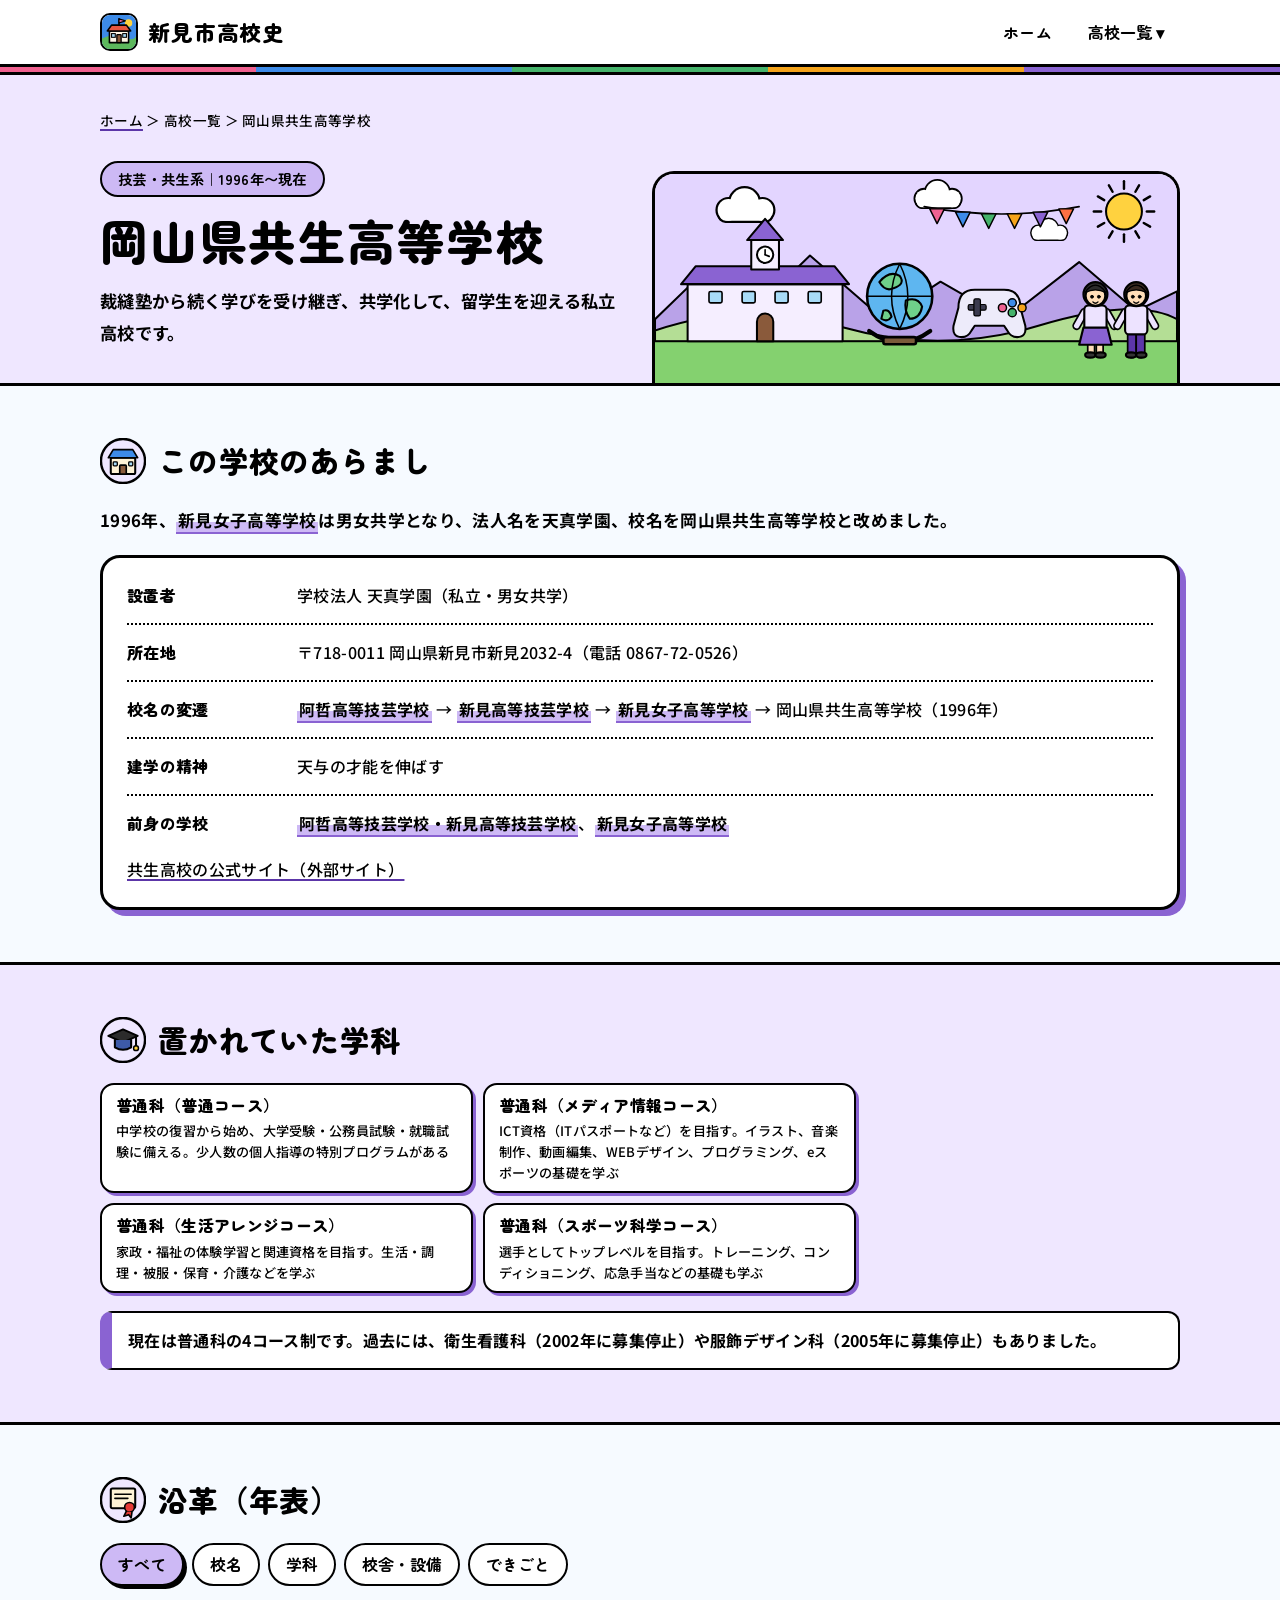
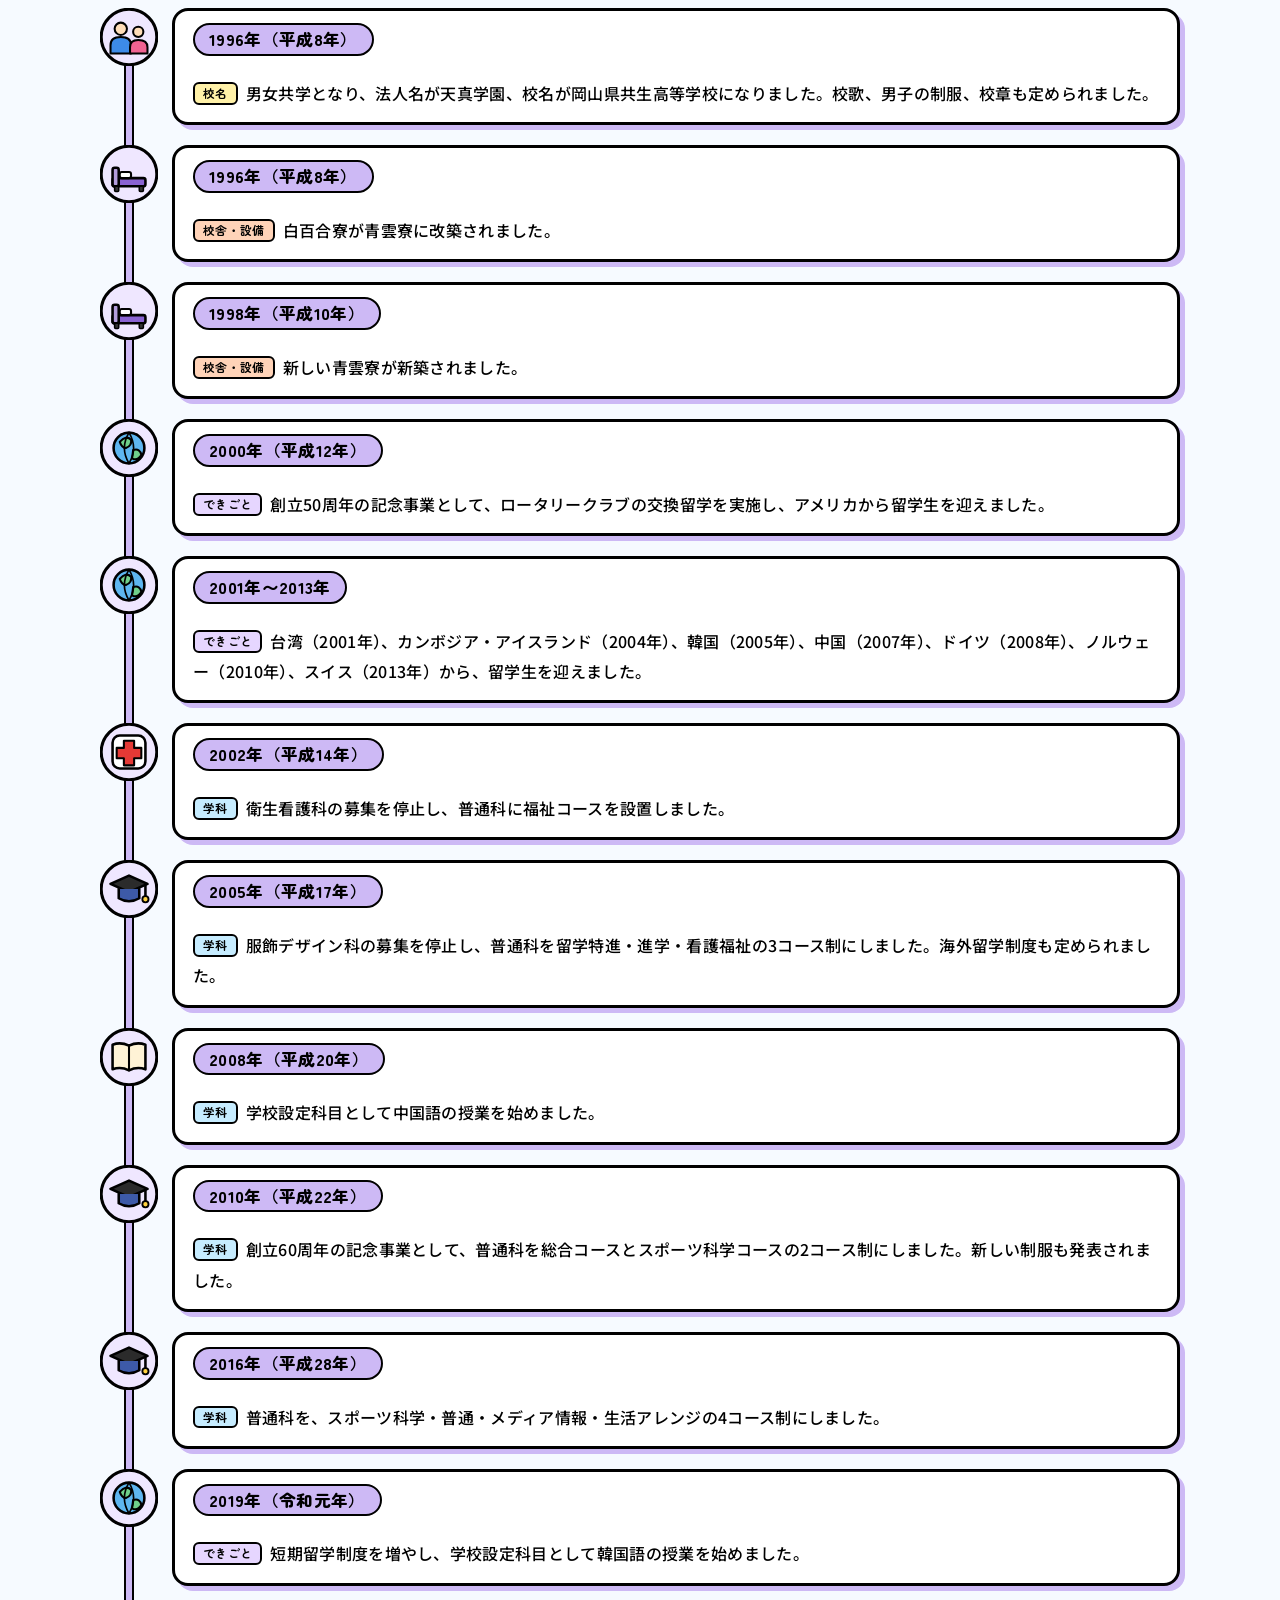
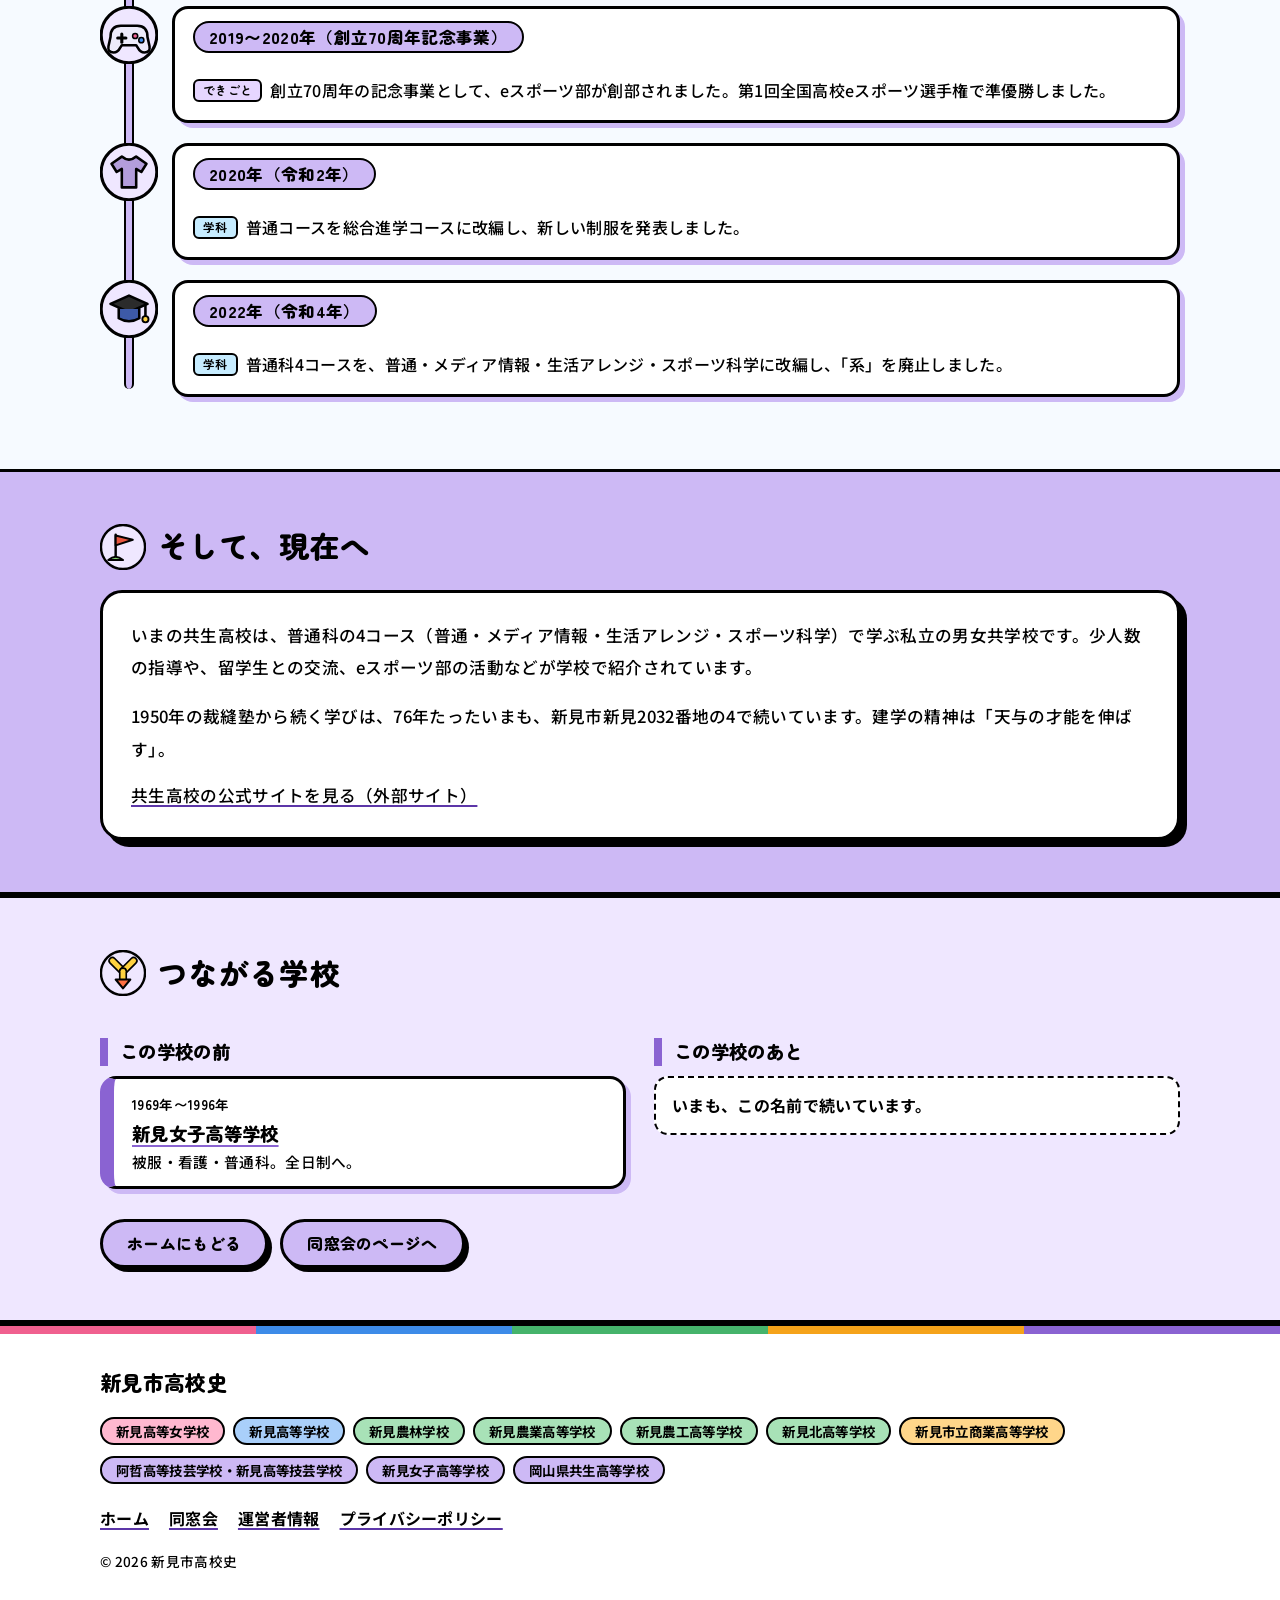
<file: school/kyousei.html>
<!DOCTYPE html>
<html lang="ja">
<head>
<meta charset="utf-8">
<meta name="viewport" content="width=device-width, initial-scale=1">
<title>岡山県共生高等学校の沿革｜新見市高校史</title>
<meta name="description" content="岡山県共生高等学校（1996年〜現在）の沿革。裁縫塾から続く学びを受け継ぎ、共学化して、留学生を迎える私立高校です。">
<meta name="robots" content="noindex, follow">
<meta name="theme-color" content="#3D8BE8">
<link rel="icon" href="../favicon.ico" sizes="any">
<link rel="icon" href="../favicon.svg" type="image/svg+xml">
<link rel="apple-touch-icon" href="../apple-touch-icon.png">
<link rel="preconnect" href="https://fonts.googleapis.com">
<link rel="preconnect" href="https://fonts.gstatic.com" crossorigin>
<link href="https://fonts.googleapis.com/css2?family=Noto+Sans+JP:wght@400;500;700&family=Zen+Maru+Gothic:wght@500;700;900&display=swap" rel="stylesheet">
<link rel="stylesheet" href="../style.css">
<!-- 解析タグ（Googleアナリティクスなど）を使う場合は、ここに貼り付けます -->
</head>
<body class="t-purple">
<a class="skip" href="#main">本文へ移動</a>
<header class="site-header">
  <div class="wrap bar">
    <a class="brand" href="../index.html"><img src="../favicon.svg" alt="" width="38" height="38"><span>新見市高校史</span></a>
    <nav class="gnav" aria-label="メインメニュー">
      <a href="../index.html">ホーム</a>
      <div class="dd">
        <button class="dd-btn" type="button" aria-expanded="false" aria-controls="dd-panel">高校一覧<span aria-hidden="true"> ▾</span></button>
        <div class="dd-panel" id="dd-panel" hidden><div class="dd-group t-rose"><p class="dd-title">女学校の系統</p><ul><li><a href="jogakko.html">新見高等女学校<small>1918年〜1948年</small></a></li></ul></div><div class="dd-group t-blue"><p class="dd-title">新見高校</p><ul><li><a href="niimi.html">新見高等学校<small>1948年〜現在</small></a></li></ul></div><div class="dd-group t-green"><p class="dd-title">農林・北高校の系統</p><ul><li><a href="norin.html">新見農林学校<small>1926年〜1948年</small></a></li><li><a href="nogyo.html">新見農業高等学校<small>1948年〜1962年</small></a></li><li><a href="nokou.html">新見農工高等学校<small>1962年〜1977年</small></a></li><li><a href="kita.html">新見北高等学校<small>1977年〜2007年</small></a></li></ul></div><div class="dd-group t-orange"><p class="dd-title">商業高校</p><ul><li><a href="shogyo.html">新見市立商業高等学校<small>〜1977年</small></a></li></ul></div><div class="dd-group t-purple"><p class="dd-title">技芸・共生の系統</p><ul><li><a href="gigei.html">阿哲高等技芸学校・新見高等技芸学校<small>1950年〜</small></a></li><li><a href="jyoshi.html">新見女子高等学校<small>1969年〜1996年</small></a></li><li><a href="kyousei.html">岡山県共生高等学校<small>1996年〜現在</small></a></li></ul></div></div>
      </div>
    </nav>
  </div>
  <div class="stripe" aria-hidden="true"></div>
</header>
<main id="main">
<section class="hero t-purple">
  <div class="wrap hero-grid">
    <div class="hero-text">
      <p class="crumb"><a href="../index.html">ホーム</a> ＞ 高校一覧 ＞ 岡山県共生高等学校</p>
      <p class="badge">技芸・共生系｜1996年〜現在</p>
      <h1>岡山県共生高等学校</h1>
      <p class="lead">裁縫塾から続く学びを受け継ぎ、共学化して、留学生を迎える私立高校です。</p>
      
    </div>
    <div class="hero-art"><svg class="ill" viewBox="0 0 640 260" xmlns="http://www.w3.org/2000/svg" role="img" aria-label="校舎と地球儀、ゲームコントローラー、万国旗のイラスト"><rect width="640" height="260" fill="#E3D5FF"/><line x1="603.0" y1="46.0" x2="612.0" y2="46.0" stroke="#000" stroke-width="3" stroke-linecap="round"/><line x1="599.2487113059643" y1="60.0" x2="607.0429399400242" y2="64.5" stroke="#000" stroke-width="3" stroke-linecap="round"/><line x1="589.0" y1="70.24871130596428" x2="593.5" y2="78.04293994002423" stroke="#000" stroke-width="3" stroke-linecap="round"/><line x1="575.0" y1="74.0" x2="575.0" y2="83.0" stroke="#000" stroke-width="3" stroke-linecap="round"/><line x1="561.0" y1="70.24871130596429" x2="556.5" y2="78.04293994002424" stroke="#000" stroke-width="3" stroke-linecap="round"/><line x1="550.7512886940357" y1="60.0" x2="542.9570600599758" y2="64.5" stroke="#000" stroke-width="3" stroke-linecap="round"/><line x1="547.0" y1="46.0" x2="538.0" y2="46.00000000000001" stroke="#000" stroke-width="3" stroke-linecap="round"/><line x1="550.7512886940357" y1="31.999999999999996" x2="542.9570600599758" y2="27.499999999999996" stroke="#000" stroke-width="3" stroke-linecap="round"/><line x1="561.0" y1="21.751288694035726" x2="556.5" y2="13.957060059975781" stroke="#000" stroke-width="3" stroke-linecap="round"/><line x1="575.0" y1="18.0" x2="575.0" y2="9.0" stroke="#000" stroke-width="3" stroke-linecap="round"/><line x1="589.0" y1="21.75128869403572" x2="593.5" y2="13.957060059975774" stroke="#000" stroke-width="3" stroke-linecap="round"/><line x1="599.2487113059643" y1="31.999999999999986" x2="607.0429399400242" y2="27.499999999999982" stroke="#000" stroke-width="3" stroke-linecap="round"/><circle cx="575" cy="46" r="22" fill="#FFD23F" stroke="#000000" stroke-width="2.5" stroke-linejoin="round" stroke-linecap="round"/><g transform="translate(90 44) scale(1.1)" ><circle cx="0" cy="0" r="12" fill="#000000" stroke="#000000" stroke-width="5.0"/><circle cx="18" cy="-8" r="16" fill="#000000" stroke="#000000" stroke-width="5.0"/><circle cx="38" cy="0" r="12" fill="#000000" stroke="#000000" stroke-width="5.0"/><rect x="-10" y="-2" width="58" height="14" rx="7" fill="#000000" stroke="#000000" stroke-width="5.0"/><circle cx="0" cy="0" r="12" fill="#FFFFFF"/><circle cx="18" cy="-8" r="16" fill="#FFFFFF"/><circle cx="38" cy="0" r="12" fill="#FFFFFF"/><rect x="-10" y="-2" width="58" height="14" rx="7" fill="#FFFFFF"/></g><g transform="translate(330 30) scale(0.9)" ><circle cx="0" cy="0" r="12" fill="#000000" stroke="#000000" stroke-width="5.0"/><circle cx="18" cy="-8" r="16" fill="#000000" stroke="#000000" stroke-width="5.0"/><circle cx="38" cy="0" r="12" fill="#000000" stroke="#000000" stroke-width="5.0"/><rect x="-10" y="-2" width="58" height="14" rx="7" fill="#000000" stroke="#000000" stroke-width="5.0"/><circle cx="0" cy="0" r="12" fill="#FFFFFF"/><circle cx="18" cy="-8" r="16" fill="#FFFFFF"/><circle cx="38" cy="0" r="12" fill="#FFFFFF"/><rect x="-10" y="-2" width="58" height="14" rx="7" fill="#FFFFFF"/></g><g transform="translate(470 72) scale(0.7)" ><circle cx="0" cy="0" r="12" fill="#000000" stroke="#000000" stroke-width="5.0"/><circle cx="18" cy="-8" r="16" fill="#000000" stroke="#000000" stroke-width="5.0"/><circle cx="38" cy="0" r="12" fill="#000000" stroke="#000000" stroke-width="5.0"/><rect x="-10" y="-2" width="58" height="14" rx="7" fill="#000000" stroke="#000000" stroke-width="5.0"/><circle cx="0" cy="0" r="12" fill="#FFFFFF"/><circle cx="18" cy="-8" r="16" fill="#FFFFFF"/><circle cx="38" cy="0" r="12" fill="#FFFFFF"/><rect x="-10" y="-2" width="58" height="14" rx="7" fill="#FFFFFF"/></g><path d="M0,178 L60,120 L118,170 L190,100 L280,178 L350,132 L430,178 L520,108 L590,168 L640,144 L640,208 L0,208 Z" fill="#B9A2E8" stroke="#000000" stroke-width="2.5" stroke-linejoin="round" stroke-linecap="round"/><path d="M0,192 Q110,154 230,188 T470,186 T640,178 L640,260 L0,260 Z" fill="#B4DE95" stroke="#000000" stroke-width="2.5" stroke-linejoin="round" stroke-linecap="round"/><rect x="-4" y="205" width="648" height="60" fill="#84D16F" stroke="#000000" stroke-width="2.5"/><rect x="40" y="135" width="190" height="70" rx="0" fill="#F5EEFF" stroke="#000000" stroke-width="2.5" stroke-linejoin="round" stroke-linecap="round"/><polygon points="32,135 238,135 220,113 50,113" fill="#8A63D2" stroke="#000000" stroke-width="2.5" stroke-linejoin="round" stroke-linecap="round"/><rect x="66.2" y="144" width="16" height="14" rx="2" fill="#A8DBF7" stroke="#000000" stroke-width="2" stroke-linejoin="round" stroke-linecap="round"/><rect x="106.8" y="144" width="16" height="14" rx="2" fill="#A8DBF7" stroke="#000000" stroke-width="2" stroke-linejoin="round" stroke-linecap="round"/><rect x="147.2" y="144" width="16" height="14" rx="2" fill="#A8DBF7" stroke="#000000" stroke-width="2" stroke-linejoin="round" stroke-linecap="round"/><rect x="187.8" y="144" width="16" height="14" rx="2" fill="#A8DBF7" stroke="#000000" stroke-width="2" stroke-linejoin="round" stroke-linecap="round"/><path d="M125.0,205 v-24 a10,10 0 0 1 20,0 v24 z" fill="#8A5A3B" stroke="#000000" stroke-width="2.5" stroke-linejoin="round" stroke-linecap="round"/><rect x="118.0" y="81" width="34" height="36" rx="0" fill="#F5EEFF" stroke="#000000" stroke-width="2.5" stroke-linejoin="round" stroke-linecap="round"/><polygon points="113.0,81 157.0,81 135.0,55" fill="#8A63D2" stroke="#000000" stroke-width="2.5" stroke-linejoin="round" stroke-linecap="round"/><circle cx="135.0" cy="99" r="10" fill="#FFFFFF" stroke="#000000" stroke-width="2.5" stroke-linejoin="round" stroke-linecap="round"/><line x1="135.0" y1="99" x2="135.0" y2="93" stroke="#000000" stroke-width="2" stroke-linecap="round"/><line x1="135.0" y1="99" x2="140.0" y2="101" stroke="#000000" stroke-width="2" stroke-linecap="round"/><g transform="translate(300 150) scale(1.25)" ><path d="M-30,34 q30,22 60,0" fill="none" stroke="#000000" stroke-width="4" stroke-linejoin="round" stroke-linecap="round"/><rect x="-16" y="40" width="32" height="7" rx="2" fill="#7A5B3A" stroke="#000000" stroke-width="2.5" stroke-linejoin="round" stroke-linecap="round"/><circle cx="0" cy="0" r="32" fill="#5EB6F0" stroke="#000000" stroke-width="2.5" stroke-linejoin="round" stroke-linecap="round"/><path d="M-20,-14 q10,-12 20,-6 q6,8 -6,12 q-8,4 -14,-6 z" fill="#6FD08A" stroke="#000000" stroke-width="2" stroke-linejoin="round" stroke-linecap="round"/><path d="M6,4 q12,-4 16,6 q-2,12 -12,12 q-6,-8 -4,-18 z" fill="#6FD08A" stroke="#000000" stroke-width="2" stroke-linejoin="round" stroke-linecap="round"/><path d="M-16,14 q6,-2 8,6 q-4,6 -10,2 z" fill="#6FD08A" stroke="#000000" stroke-width="2" stroke-linejoin="round" stroke-linecap="round"/><path d="M0,-32 q-16,32 0,64 M0,-32 q16,32 0,64 M-32,0 h64" fill="none" stroke="#000000" stroke-width="1.5" stroke-linejoin="round" stroke-linecap="round"/></g><g transform="translate(410 170) scale(1.0)" ><path d="M-38,-6 q0,-22 20,-22 h36 q20,0 20,22 l6,22 q2,14 -10,14 q-8,0 -12,-8 l-4,-6 h-36 l-4,6 q-4,8 -12,8 q-12,0 -10,-14 z" fill="#EDEBFA" stroke="#000000" stroke-width="2.5" stroke-linejoin="round" stroke-linecap="round"/><rect x="-26" y="-10" width="22" height="7" rx="2" fill="#3B3B4F" stroke="#000000" stroke-width="1.5" stroke-linejoin="round" stroke-linecap="round"/><rect x="-19" y="-17" width="8" height="21" rx="2" fill="#3B3B4F" stroke="#000000" stroke-width="1.5" stroke-linejoin="round" stroke-linecap="round"/><circle cx="16" cy="-6" r="5" fill="#F06292" stroke="#000000" stroke-width="1.8" stroke-linejoin="round" stroke-linecap="round"/><circle cx="28" cy="-12" r="5" fill="#3D8BE8" stroke="#000000" stroke-width="1.8" stroke-linejoin="round" stroke-linecap="round"/><circle cx="28" cy="0" r="5" fill="#45B36B" stroke="#000000" stroke-width="1.8" stroke-linejoin="round" stroke-linecap="round"/><circle cx="40" cy="-6" r="5" fill="#F5A31A" stroke="#000000" stroke-width="1.8" stroke-linejoin="round" stroke-linecap="round"/></g><path d="M330,40 Q425.0,58 520,40" fill="none" stroke="#000000" stroke-width="2" stroke-linejoin="round" stroke-linecap="round"/><polygon points="336.8333333333333,42.75 354.8333333333333,42.75 345.8333333333333,60.75" fill="#F06292" stroke="#000000" stroke-width="1.8" stroke-linejoin="round" stroke-linecap="round"/><polygon points="368.5,46.75 386.5,46.75 377.5,64.75" fill="#3D8BE8" stroke="#000000" stroke-width="1.8" stroke-linejoin="round" stroke-linecap="round"/><polygon points="400.1666666666667,48.75 418.1666666666667,48.75 409.1666666666667,66.75" fill="#45B36B" stroke="#000000" stroke-width="1.8" stroke-linejoin="round" stroke-linecap="round"/><polygon points="431.83333333333337,48.75 449.83333333333337,48.75 440.83333333333337,66.75" fill="#F5A31A" stroke="#000000" stroke-width="1.8" stroke-linejoin="round" stroke-linecap="round"/><polygon points="463.5,46.75 481.5,46.75 472.5,64.75" fill="#8A63D2" stroke="#000000" stroke-width="1.8" stroke-linejoin="round" stroke-linecap="round"/><polygon points="495.16666666666663,42.75 513.1666666666666,42.75 504.16666666666663,60.75" fill="#FF7043" stroke="#000000" stroke-width="1.8" stroke-linejoin="round" stroke-linecap="round"/><g transform="translate(540 224) scale(1.05)" ><line x1="-5" y1="-30" x2="-5" y2="-4" stroke="#000000" stroke-width="10" stroke-linecap="round"/><line x1="-5" y1="-30" x2="-5" y2="-4" stroke="#FFDDB8" stroke-width="6" stroke-linecap="round"/><line x1="5" y1="-30" x2="5" y2="-4" stroke="#000000" stroke-width="10" stroke-linecap="round"/><line x1="5" y1="-30" x2="5" y2="-4" stroke="#FFDDB8" stroke-width="6" stroke-linecap="round"/><ellipse cx="-6" cy="-2" rx="6" ry="3" fill="#333" stroke="#000000" stroke-width="2.5" stroke-linejoin="round" stroke-linecap="round"/><ellipse cx="6" cy="-2" rx="6" ry="3" fill="#333" stroke="#000000" stroke-width="2.5" stroke-linejoin="round" stroke-linecap="round"/><line x1="-13" y1="-52" x2="-22" y2="-36" stroke="#000000" stroke-width="10" stroke-linecap="round"/><line x1="-13" y1="-52" x2="-22" y2="-36" stroke="#EDE3FF" stroke-width="6" stroke-linecap="round"/><line x1="13" y1="-52" x2="22" y2="-36" stroke="#000000" stroke-width="10" stroke-linecap="round"/><line x1="13" y1="-52" x2="22" y2="-36" stroke="#EDE3FF" stroke-width="6" stroke-linecap="round"/><rect x="-13" y="-60" width="26" height="32" rx="5" fill="#EDE3FF" stroke="#000000" stroke-width="2.5" stroke-linejoin="round" stroke-linecap="round"/><polygon points="-14,-34 14,-34 19,-14 -19,-14" fill="#8A63D2" stroke="#000000" stroke-width="2.5" stroke-linejoin="round" stroke-linecap="round"/><circle cx="0" cy="-73" r="14" fill="#2B2B2B" stroke="#000000" stroke-width="2.5" stroke-linejoin="round" stroke-linecap="round"/><circle cx="0" cy="-71" r="11.5" fill="#FFDDB8" stroke="#000000" stroke-width="2.5" stroke-linejoin="round" stroke-linecap="round"/><path d="M-12,-75 Q0,-92 12,-75 Q0,-81 -12,-75 Z" fill="#2B2B2B" stroke="#000000" stroke-width="1.5" stroke-linejoin="round" stroke-linecap="round"/><circle cx="-4" cy="-70" r="1.7" fill="#000000" stroke="#000000" stroke-width="1" stroke-linejoin="round" stroke-linecap="round"/><circle cx="4" cy="-70" r="1.7" fill="#000000" stroke="#000000" stroke-width="1" stroke-linejoin="round" stroke-linecap="round"/><path d="M-3,-64 q3,3 6,0" fill="none" stroke="#000000" stroke-width="1.6" stroke-linejoin="round" stroke-linecap="round"/></g><g transform="translate(590 224) scale(1.05)" ><line x1="-5" y1="-30" x2="-5" y2="-4" stroke="#000000" stroke-width="12" stroke-linecap="round"/><line x1="-5" y1="-30" x2="-5" y2="-4" stroke="#5C36A8" stroke-width="8" stroke-linecap="round"/><line x1="5" y1="-30" x2="5" y2="-4" stroke="#000000" stroke-width="12" stroke-linecap="round"/><line x1="5" y1="-30" x2="5" y2="-4" stroke="#5C36A8" stroke-width="8" stroke-linecap="round"/><ellipse cx="-6" cy="-2" rx="6" ry="3" fill="#333" stroke="#000000" stroke-width="2.5" stroke-linejoin="round" stroke-linecap="round"/><ellipse cx="6" cy="-2" rx="6" ry="3" fill="#333" stroke="#000000" stroke-width="2.5" stroke-linejoin="round" stroke-linecap="round"/><line x1="-13" y1="-52" x2="-22" y2="-36" stroke="#000000" stroke-width="10" stroke-linecap="round"/><line x1="-13" y1="-52" x2="-22" y2="-36" stroke="#EDE3FF" stroke-width="6" stroke-linecap="round"/><line x1="13" y1="-52" x2="22" y2="-36" stroke="#000000" stroke-width="10" stroke-linecap="round"/><line x1="13" y1="-52" x2="22" y2="-36" stroke="#EDE3FF" stroke-width="6" stroke-linecap="round"/><rect x="-13" y="-60" width="26" height="34" rx="5" fill="#EDE3FF" stroke="#000000" stroke-width="2.5" stroke-linejoin="round" stroke-linecap="round"/><circle cx="0" cy="-73" r="14" fill="#3B2A20" stroke="#000000" stroke-width="2.5" stroke-linejoin="round" stroke-linecap="round"/><circle cx="0" cy="-71" r="11.5" fill="#FFDDB8" stroke="#000000" stroke-width="2.5" stroke-linejoin="round" stroke-linecap="round"/><path d="M-12,-75 Q0,-92 12,-75 Q0,-81 -12,-75 Z" fill="#3B2A20" stroke="#000000" stroke-width="1.5" stroke-linejoin="round" stroke-linecap="round"/><circle cx="-4" cy="-70" r="1.7" fill="#000000" stroke="#000000" stroke-width="1" stroke-linejoin="round" stroke-linecap="round"/><circle cx="4" cy="-70" r="1.7" fill="#000000" stroke="#000000" stroke-width="1" stroke-linejoin="round" stroke-linecap="round"/><path d="M-3,-64 q3,3 6,0" fill="none" stroke="#000000" stroke-width="1.6" stroke-linejoin="round" stroke-linecap="round"/></g></svg></div>
  </div>
</section>
<section class="sec">
  <div class="wrap">
    <h2 class="h2"><span class="h2-ico"><svg class="ico" viewBox="0 0 48 48" xmlns="http://www.w3.org/2000/svg" aria-hidden="true"><circle class="ico-bg" cx="24" cy="24" r="23" stroke="#000000" stroke-width="2.5"/><g transform="translate(3.6 3.6) scale(0.85)"><rect x="9" y="20" width="30" height="20" rx="2" fill="#FFF3D6" stroke="#000000" stroke-width="2.5" stroke-linejoin="round" stroke-linecap="round"/><polygon points="6,20 42,20 36,10 12,10" fill="#3D8BE8" stroke="#000000" stroke-width="2" stroke-linejoin="round" stroke-linecap="round"/><rect x="20" y="29" width="8" height="11" rx="1" fill="#8A5A3B" stroke="#000000" stroke-width="2" stroke-linejoin="round" stroke-linecap="round"/><rect x="12" y="25" width="5" height="5" rx="1" fill="#A8DBF7" stroke="#000000" stroke-width="1.6" stroke-linejoin="round" stroke-linecap="round"/><rect x="31" y="25" width="5" height="5" rx="1" fill="#A8DBF7" stroke="#000000" stroke-width="1.6" stroke-linejoin="round" stroke-linecap="round"/></g></svg></span>この学校のあらまし</h2>
    <p class="intro">1996年、<a class="sl t-purple" href="jyoshi.html">新見女子高等学校</a>は男女共学となり、法人名を天真学園、校名を岡山県共生高等学校と改めました。</p>
    <div class="card"><dl class="info"><div class="row"><dt>設置者</dt><dd>学校法人 天真学園（私立・男女共学）</dd></div><div class="row"><dt>所在地</dt><dd>〒718-0011 岡山県新見市新見2032-4（電話 0867-72-0526）</dd></div><div class="row"><dt>校名の変遷</dt><dd><a class="sl t-purple" href="gigei.html">阿哲高等技芸学校</a> → <a class="sl t-purple" href="gigei.html">新見高等技芸学校</a> → <a class="sl t-purple" href="jyoshi.html">新見女子高等学校</a> → 岡山県共生高等学校（1996年）</dd></div><div class="row"><dt>建学の精神</dt><dd>天与の才能を伸ばす</dd></div><div class="row"><dt>前身の学校</dt><dd><a class="sl t-purple" href="gigei.html">阿哲高等技芸学校・新見高等技芸学校</a>、<a class="sl t-purple" href="jyoshi.html">新見女子高等学校</a></dd></div></dl><p class="ext"><a href="https://kyousei.ed.jp/" target="_blank" rel="noopener">共生高校の公式サイト（外部サイト）</a></p></div>
    
  </div>
</section>
<section class="sec alt">
  <div class="wrap">
    <h2 class="h2"><span class="h2-ico"><svg class="ico" viewBox="0 0 48 48" xmlns="http://www.w3.org/2000/svg" aria-hidden="true"><circle class="ico-bg" cx="24" cy="24" r="23" stroke="#000000" stroke-width="2.5"/><g transform="translate(3.6 3.6) scale(0.85)"><polygon points="6,19 24,11 42,19 24,27" fill="#2B2B2B" stroke="#000000" stroke-width="2.5" stroke-linejoin="round" stroke-linecap="round"/><path d="M14,24 v9 q10,6 20,0 v-9" fill="#3D5AA8" stroke="#000000" stroke-width="2.5" stroke-linejoin="round" stroke-linecap="round"/><line x1="40" y1="20" x2="40" y2="32" stroke="#000000" stroke-width="2.5" stroke-linecap="round"/><circle cx="40" cy="34" r="3" fill="#FFD23F" stroke="#000000" stroke-width="1.8" stroke-linejoin="round" stroke-linecap="round"/></g></svg></span>置かれていた学科</h2>
    <ul class="chips"><li class="chip"><b>普通科（普通コース）</b><small>中学校の復習から始め、大学受験・公務員試験・就職試験に備える。少人数の個人指導の特別プログラムがある</small></li><li class="chip"><b>普通科（メディア情報コース）</b><small>ICT資格（ITパスポートなど）を目指す。イラスト、音楽制作、動画編集、WEBデザイン、プログラミング、eスポーツの基礎を学ぶ</small></li><li class="chip"><b>普通科（生活アレンジコース）</b><small>家政・福祉の体験学習と関連資格を目指す。生活・調理・被服・保育・介護などを学ぶ</small></li><li class="chip"><b>普通科（スポーツ科学コース）</b><small>選手としてトップレベルを目指す。トレーニング、コンディショニング、応急手当などの基礎も学ぶ</small></li></ul>
    <p class="callout">現在は普通科の4コース制です。過去には、衛生看護科（2002年に募集停止）や服飾デザイン科（2005年に募集停止）もありました。</p>
    
  </div>
</section>
<section class="sec">
  <div class="wrap">
    <h2 class="h2"><span class="h2-ico"><svg class="ico" viewBox="0 0 48 48" xmlns="http://www.w3.org/2000/svg" aria-hidden="true"><circle class="ico-bg" cx="24" cy="24" r="23" stroke="#000000" stroke-width="2.5"/><g transform="translate(3.6 3.6) scale(0.85)"><rect x="9" y="10" width="30" height="24" rx="2" fill="#FFF3D6" stroke="#000000" stroke-width="2.5" stroke-linejoin="round" stroke-linecap="round"/><line x1="14" y1="17" x2="34" y2="17" stroke="#000000" stroke-width="2" stroke-linecap="round"/><line x1="14" y1="22" x2="30" y2="22" stroke="#000000" stroke-width="2" stroke-linecap="round"/><circle cx="32" cy="33" r="6" fill="#E53935" stroke="#000000" stroke-width="2" stroke-linejoin="round" stroke-linecap="round"/><path d="M28,38 l-3,6 l6,-2 l3,4 l1,-7" fill="#E53935" stroke="#000000" stroke-width="2" stroke-linejoin="round" stroke-linecap="round"/></g></svg></span>沿革（年表）</h2>
    <div class="filters" role="group" aria-label="年表の表示をしぼる"><button type="button" data-f="all" aria-pressed="true">すべて</button><button type="button" data-f="name" aria-pressed="false">校名</button><button type="button" data-f="dept" aria-pressed="false">学科</button><button type="button" data-f="fac" aria-pressed="false">校舎・設備</button><button type="button" data-f="event" aria-pressed="false">できごと</button></div>
    <ol class="tl" data-tl><li class="ev tag-name" data-tag="name"><div class="ev-ico"><svg class="ico" viewBox="0 0 48 48" xmlns="http://www.w3.org/2000/svg" aria-hidden="true"><circle class="ico-bg" cx="24" cy="24" r="23" stroke="#000000" stroke-width="2.5"/><g transform="translate(3.6 3.6) scale(0.85)"><circle cx="16" cy="16" r="6" fill="#FFDDB8" stroke="#000000" stroke-width="2" stroke-linejoin="round" stroke-linecap="round"/><path d="M6,40 v-8 q0,-8 10,-8 q10,0 10,8 v8 z" fill="#3D8BE8" stroke="#000000" stroke-width="2" stroke-linejoin="round" stroke-linecap="round"/><circle cx="33" cy="19" r="5" fill="#FFDDB8" stroke="#000000" stroke-width="2" stroke-linejoin="round" stroke-linecap="round"/><path d="M25,40 v-6 q0,-7 8,-7 q9,0 9,7 v6 z" fill="#F06292" stroke="#000000" stroke-width="2" stroke-linejoin="round" stroke-linecap="round"/></g></svg></div><div class="ev-body"><p class="ev-year">1996年（平成8年）</p><p class="ev-text"><span class="tag">校名</span>男女共学となり、法人名が天真学園、校名が岡山県共生高等学校になりました。校歌、男子の制服、校章も定められました。</p></div></li><li class="ev tag-fac" data-tag="fac"><div class="ev-ico"><svg class="ico" viewBox="0 0 48 48" xmlns="http://www.w3.org/2000/svg" aria-hidden="true"><circle class="ico-bg" cx="24" cy="24" r="23" stroke="#000000" stroke-width="2.5"/><g transform="translate(3.6 3.6) scale(0.85)"><rect x="8" y="28" width="32" height="8" rx="2" fill="#8A63D2" stroke="#000000" stroke-width="2.5" stroke-linejoin="round" stroke-linecap="round"/><rect x="8" y="18" width="6" height="18" rx="2" fill="#B39DDB" stroke="#000000" stroke-width="2.5" stroke-linejoin="round" stroke-linecap="round"/><rect x="15" y="22" width="11" height="6" rx="2" fill="#FFFFFF" stroke="#000000" stroke-width="2" stroke-linejoin="round" stroke-linecap="round"/><rect x="10" y="36" width="4" height="5" rx="1" fill="#333" stroke="#000000" stroke-width="1.5" stroke-linejoin="round" stroke-linecap="round"/><rect x="34" y="36" width="4" height="5" rx="1" fill="#333" stroke="#000000" stroke-width="1.5" stroke-linejoin="round" stroke-linecap="round"/></g></svg></div><div class="ev-body"><p class="ev-year">1996年（平成8年）</p><p class="ev-text"><span class="tag">校舎・設備</span>白百合寮が青雲寮に改築されました。</p></div></li><li class="ev tag-fac" data-tag="fac"><div class="ev-ico"><svg class="ico" viewBox="0 0 48 48" xmlns="http://www.w3.org/2000/svg" aria-hidden="true"><circle class="ico-bg" cx="24" cy="24" r="23" stroke="#000000" stroke-width="2.5"/><g transform="translate(3.6 3.6) scale(0.85)"><rect x="8" y="28" width="32" height="8" rx="2" fill="#8A63D2" stroke="#000000" stroke-width="2.5" stroke-linejoin="round" stroke-linecap="round"/><rect x="8" y="18" width="6" height="18" rx="2" fill="#B39DDB" stroke="#000000" stroke-width="2.5" stroke-linejoin="round" stroke-linecap="round"/><rect x="15" y="22" width="11" height="6" rx="2" fill="#FFFFFF" stroke="#000000" stroke-width="2" stroke-linejoin="round" stroke-linecap="round"/><rect x="10" y="36" width="4" height="5" rx="1" fill="#333" stroke="#000000" stroke-width="1.5" stroke-linejoin="round" stroke-linecap="round"/><rect x="34" y="36" width="4" height="5" rx="1" fill="#333" stroke="#000000" stroke-width="1.5" stroke-linejoin="round" stroke-linecap="round"/></g></svg></div><div class="ev-body"><p class="ev-year">1998年（平成10年）</p><p class="ev-text"><span class="tag">校舎・設備</span>新しい青雲寮が新築されました。</p></div></li><li class="ev tag-event" data-tag="event"><div class="ev-ico"><svg class="ico" viewBox="0 0 48 48" xmlns="http://www.w3.org/2000/svg" aria-hidden="true"><circle class="ico-bg" cx="24" cy="24" r="23" stroke="#000000" stroke-width="2.5"/><g transform="translate(3.6 3.6) scale(0.85)"><circle cx="24" cy="24" r="15" fill="#5EB6F0" stroke="#000000" stroke-width="2.5" stroke-linejoin="round" stroke-linecap="round"/><path d="M15,18 q6,-7 11,-2 q1,6 -5,8 q-4,0 -6,-6 z" fill="#6FD08A" stroke="#000000" stroke-width="2" stroke-linejoin="round" stroke-linecap="round"/><path d="M28,26 q7,-2 8,5 q-4,6 -9,3 z" fill="#6FD08A" stroke="#000000" stroke-width="2" stroke-linejoin="round" stroke-linecap="round"/><path d="M24,9 q-9,15 0,30 M24,9 q9,15 0,30" fill="none" stroke="#000000" stroke-width="1.6" stroke-linejoin="round" stroke-linecap="round"/></g></svg></div><div class="ev-body"><p class="ev-year">2000年（平成12年）</p><p class="ev-text"><span class="tag">できごと</span>創立50周年の記念事業として、ロータリークラブの交換留学を実施し、アメリカから留学生を迎えました。</p></div></li><li class="ev tag-event" data-tag="event"><div class="ev-ico"><svg class="ico" viewBox="0 0 48 48" xmlns="http://www.w3.org/2000/svg" aria-hidden="true"><circle class="ico-bg" cx="24" cy="24" r="23" stroke="#000000" stroke-width="2.5"/><g transform="translate(3.6 3.6) scale(0.85)"><circle cx="24" cy="24" r="15" fill="#5EB6F0" stroke="#000000" stroke-width="2.5" stroke-linejoin="round" stroke-linecap="round"/><path d="M15,18 q6,-7 11,-2 q1,6 -5,8 q-4,0 -6,-6 z" fill="#6FD08A" stroke="#000000" stroke-width="2" stroke-linejoin="round" stroke-linecap="round"/><path d="M28,26 q7,-2 8,5 q-4,6 -9,3 z" fill="#6FD08A" stroke="#000000" stroke-width="2" stroke-linejoin="round" stroke-linecap="round"/><path d="M24,9 q-9,15 0,30 M24,9 q9,15 0,30" fill="none" stroke="#000000" stroke-width="1.6" stroke-linejoin="round" stroke-linecap="round"/></g></svg></div><div class="ev-body"><p class="ev-year">2001年〜2013年</p><p class="ev-text"><span class="tag">できごと</span>台湾（2001年）、カンボジア・アイスランド（2004年）、韓国（2005年）、中国（2007年）、ドイツ（2008年）、ノルウェー（2010年）、スイス（2013年）から、留学生を迎えました。</p></div></li><li class="ev tag-dept" data-tag="dept"><div class="ev-ico"><svg class="ico" viewBox="0 0 48 48" xmlns="http://www.w3.org/2000/svg" aria-hidden="true"><circle class="ico-bg" cx="24" cy="24" r="23" stroke="#000000" stroke-width="2.5"/><g transform="translate(3.6 3.6) scale(0.85)"><rect x="8" y="8" width="32" height="32" rx="7" fill="#FFFFFF" stroke="#000000" stroke-width="2.5" stroke-linejoin="round" stroke-linecap="round"/><path d="M19,13 h10 v7 h7 v10 h-7 v7 h-10 v-7 h-7 v-10 h7 z" fill="#E53935" stroke="#000000" stroke-width="2" stroke-linejoin="round" stroke-linecap="round"/></g></svg></div><div class="ev-body"><p class="ev-year">2002年（平成14年）</p><p class="ev-text"><span class="tag">学科</span>衛生看護科の募集を停止し、普通科に福祉コースを設置しました。</p></div></li><li class="ev tag-dept" data-tag="dept"><div class="ev-ico"><svg class="ico" viewBox="0 0 48 48" xmlns="http://www.w3.org/2000/svg" aria-hidden="true"><circle class="ico-bg" cx="24" cy="24" r="23" stroke="#000000" stroke-width="2.5"/><g transform="translate(3.6 3.6) scale(0.85)"><polygon points="6,19 24,11 42,19 24,27" fill="#2B2B2B" stroke="#000000" stroke-width="2.5" stroke-linejoin="round" stroke-linecap="round"/><path d="M14,24 v9 q10,6 20,0 v-9" fill="#3D5AA8" stroke="#000000" stroke-width="2.5" stroke-linejoin="round" stroke-linecap="round"/><line x1="40" y1="20" x2="40" y2="32" stroke="#000000" stroke-width="2.5" stroke-linecap="round"/><circle cx="40" cy="34" r="3" fill="#FFD23F" stroke="#000000" stroke-width="1.8" stroke-linejoin="round" stroke-linecap="round"/></g></svg></div><div class="ev-body"><p class="ev-year">2005年（平成17年）</p><p class="ev-text"><span class="tag">学科</span>服飾デザイン科の募集を停止し、普通科を留学特進・進学・看護福祉の3コース制にしました。海外留学制度も定められました。</p></div></li><li class="ev tag-dept" data-tag="dept"><div class="ev-ico"><svg class="ico" viewBox="0 0 48 48" xmlns="http://www.w3.org/2000/svg" aria-hidden="true"><circle class="ico-bg" cx="24" cy="24" r="23" stroke="#000000" stroke-width="2.5"/><g transform="translate(3.6 3.6) scale(0.85)"><path d="M24,13 q-8,-4 -16,-1 v24 q8,-3 16,1 q8,-4 16,-1 v-24 q-8,-3 -16,1 z" fill="#FFF3D6" stroke="#000000" stroke-width="2.5" stroke-linejoin="round" stroke-linecap="round"/><line x1="24" y1="13" x2="24" y2="37" stroke="#000000" stroke-width="2" stroke-linecap="round"/></g></svg></div><div class="ev-body"><p class="ev-year">2008年（平成20年）</p><p class="ev-text"><span class="tag">学科</span>学校設定科目として中国語の授業を始めました。</p></div></li><li class="ev tag-dept" data-tag="dept"><div class="ev-ico"><svg class="ico" viewBox="0 0 48 48" xmlns="http://www.w3.org/2000/svg" aria-hidden="true"><circle class="ico-bg" cx="24" cy="24" r="23" stroke="#000000" stroke-width="2.5"/><g transform="translate(3.6 3.6) scale(0.85)"><polygon points="6,19 24,11 42,19 24,27" fill="#2B2B2B" stroke="#000000" stroke-width="2.5" stroke-linejoin="round" stroke-linecap="round"/><path d="M14,24 v9 q10,6 20,0 v-9" fill="#3D5AA8" stroke="#000000" stroke-width="2.5" stroke-linejoin="round" stroke-linecap="round"/><line x1="40" y1="20" x2="40" y2="32" stroke="#000000" stroke-width="2.5" stroke-linecap="round"/><circle cx="40" cy="34" r="3" fill="#FFD23F" stroke="#000000" stroke-width="1.8" stroke-linejoin="round" stroke-linecap="round"/></g></svg></div><div class="ev-body"><p class="ev-year">2010年（平成22年）</p><p class="ev-text"><span class="tag">学科</span>創立60周年の記念事業として、普通科を総合コースとスポーツ科学コースの2コース制にしました。新しい制服も発表されました。</p></div></li><li class="ev tag-dept" data-tag="dept"><div class="ev-ico"><svg class="ico" viewBox="0 0 48 48" xmlns="http://www.w3.org/2000/svg" aria-hidden="true"><circle class="ico-bg" cx="24" cy="24" r="23" stroke="#000000" stroke-width="2.5"/><g transform="translate(3.6 3.6) scale(0.85)"><polygon points="6,19 24,11 42,19 24,27" fill="#2B2B2B" stroke="#000000" stroke-width="2.5" stroke-linejoin="round" stroke-linecap="round"/><path d="M14,24 v9 q10,6 20,0 v-9" fill="#3D5AA8" stroke="#000000" stroke-width="2.5" stroke-linejoin="round" stroke-linecap="round"/><line x1="40" y1="20" x2="40" y2="32" stroke="#000000" stroke-width="2.5" stroke-linecap="round"/><circle cx="40" cy="34" r="3" fill="#FFD23F" stroke="#000000" stroke-width="1.8" stroke-linejoin="round" stroke-linecap="round"/></g></svg></div><div class="ev-body"><p class="ev-year">2016年（平成28年）</p><p class="ev-text"><span class="tag">学科</span>普通科を、スポーツ科学・普通・メディア情報・生活アレンジの4コース制にしました。</p></div></li><li class="ev tag-event" data-tag="event"><div class="ev-ico"><svg class="ico" viewBox="0 0 48 48" xmlns="http://www.w3.org/2000/svg" aria-hidden="true"><circle class="ico-bg" cx="24" cy="24" r="23" stroke="#000000" stroke-width="2.5"/><g transform="translate(3.6 3.6) scale(0.85)"><circle cx="24" cy="24" r="15" fill="#5EB6F0" stroke="#000000" stroke-width="2.5" stroke-linejoin="round" stroke-linecap="round"/><path d="M15,18 q6,-7 11,-2 q1,6 -5,8 q-4,0 -6,-6 z" fill="#6FD08A" stroke="#000000" stroke-width="2" stroke-linejoin="round" stroke-linecap="round"/><path d="M28,26 q7,-2 8,5 q-4,6 -9,3 z" fill="#6FD08A" stroke="#000000" stroke-width="2" stroke-linejoin="round" stroke-linecap="round"/><path d="M24,9 q-9,15 0,30 M24,9 q9,15 0,30" fill="none" stroke="#000000" stroke-width="1.6" stroke-linejoin="round" stroke-linecap="round"/></g></svg></div><div class="ev-body"><p class="ev-year">2019年（令和元年）</p><p class="ev-text"><span class="tag">できごと</span>短期留学制度を増やし、学校設定科目として韓国語の授業を始めました。</p></div></li><li class="ev tag-event" data-tag="event"><div class="ev-ico"><svg class="ico" viewBox="0 0 48 48" xmlns="http://www.w3.org/2000/svg" aria-hidden="true"><circle class="ico-bg" cx="24" cy="24" r="23" stroke="#000000" stroke-width="2.5"/><g transform="translate(3.6 3.6) scale(0.85)"><path d="M6,26 q0,-11 10,-11 h16 q10,0 10,11 l2,9 q1,6 -5,6 q-4,0 -6,-4 l-2,-3 h-14 l-2,3 q-2,4 -6,4 q-6,0 -5,-6 z" fill="#EDEBFA" stroke="#000000" stroke-width="2.5" stroke-linejoin="round" stroke-linecap="round"/><line x1="13" y1="27" x2="21" y2="27" stroke="#000000" stroke-width="3" stroke-linecap="round"/><line x1="17" y1="23" x2="17" y2="31" stroke="#000000" stroke-width="3" stroke-linecap="round"/><circle cx="30" cy="25" r="2.5" fill="#F06292" stroke="#000000" stroke-width="1.5" stroke-linejoin="round" stroke-linecap="round"/><circle cx="36" cy="29" r="2.5" fill="#3D8BE8" stroke="#000000" stroke-width="1.5" stroke-linejoin="round" stroke-linecap="round"/></g></svg></div><div class="ev-body"><p class="ev-year">2019〜2020年（創立70周年記念事業）</p><p class="ev-text"><span class="tag">できごと</span>創立70周年の記念事業として、eスポーツ部が創部されました。第1回全国高校eスポーツ選手権で準優勝しました。</p></div></li><li class="ev tag-dept" data-tag="dept"><div class="ev-ico"><svg class="ico" viewBox="0 0 48 48" xmlns="http://www.w3.org/2000/svg" aria-hidden="true"><circle class="ico-bg" cx="24" cy="24" r="23" stroke="#000000" stroke-width="2.5"/><g transform="translate(3.6 3.6) scale(0.85)"><path d="M17,9 l-10,7 l5,8 l5,-3 v18 h14 v-18 l5,3 l5,-8 l-10,-7 q-7,6 -14,0 z" fill="#B39DDB" stroke="#000000" stroke-width="2.5" stroke-linejoin="round" stroke-linecap="round"/></g></svg></div><div class="ev-body"><p class="ev-year">2020年（令和2年）</p><p class="ev-text"><span class="tag">学科</span>普通コースを総合進学コースに改編し、新しい制服を発表しました。</p></div></li><li class="ev tag-dept" data-tag="dept"><div class="ev-ico"><svg class="ico" viewBox="0 0 48 48" xmlns="http://www.w3.org/2000/svg" aria-hidden="true"><circle class="ico-bg" cx="24" cy="24" r="23" stroke="#000000" stroke-width="2.5"/><g transform="translate(3.6 3.6) scale(0.85)"><polygon points="6,19 24,11 42,19 24,27" fill="#2B2B2B" stroke="#000000" stroke-width="2.5" stroke-linejoin="round" stroke-linecap="round"/><path d="M14,24 v9 q10,6 20,0 v-9" fill="#3D5AA8" stroke="#000000" stroke-width="2.5" stroke-linejoin="round" stroke-linecap="round"/><line x1="40" y1="20" x2="40" y2="32" stroke="#000000" stroke-width="2.5" stroke-linecap="round"/><circle cx="40" cy="34" r="3" fill="#FFD23F" stroke="#000000" stroke-width="1.8" stroke-linejoin="round" stroke-linecap="round"/></g></svg></div><div class="ev-body"><p class="ev-year">2022年（令和4年）</p><p class="ev-text"><span class="tag">学科</span>普通科4コースを、普通・メディア情報・生活アレンジ・スポーツ科学に改編し、「系」を廃止しました。</p></div></li></ol>
  </div>
</section>
<section class="sec now">
  <div class="wrap">
    <h2 class="h2"><span class="h2-ico"><svg class="ico" viewBox="0 0 48 48" xmlns="http://www.w3.org/2000/svg" aria-hidden="true"><circle class="ico-bg" cx="24" cy="24" r="23" stroke="#000000" stroke-width="2.5"/><g transform="translate(3.6 3.6) scale(0.85)"><line x1="15" y1="9" x2="15" y2="38" stroke="#000000" stroke-width="3" stroke-linecap="round"/><polygon points="15,10 36,15 15,22" fill="#E8563F" stroke="#000000" stroke-width="2.5" stroke-linejoin="round" stroke-linecap="round"/><path d="M6,40 q9,-8 18,0 z" fill="#84D16F" stroke="#000000" stroke-width="2.5" stroke-linejoin="round" stroke-linecap="round"/></g></svg></span>そして、現在へ</h2>
    <div class="now-box"><p>いまの共生高校は、普通科の4コース（普通・メディア情報・生活アレンジ・スポーツ科学）で学ぶ私立の男女共学校です。少人数の指導や、留学生との交流、eスポーツ部の活動などが学校で紹介されています。</p><p>1950年の裁縫塾から続く学びは、76年たったいまも、新見市新見2032番地の4で続いています。建学の精神は「天与の才能を伸ばす」。</p><p class="ext"><a href="https://kyousei.ed.jp/" target="_blank" rel="noopener">共生高校の公式サイトを見る（外部サイト）</a></p></div>
  </div>
</section>
<section class="sec alt">
  <div class="wrap">
    <h2 class="h2"><span class="h2-ico"><svg class="ico" viewBox="0 0 48 48" xmlns="http://www.w3.org/2000/svg" aria-hidden="true"><circle class="ico-bg" cx="24" cy="24" r="23" stroke="#000000" stroke-width="2.5"/><g transform="translate(3.6 3.6) scale(0.85)"><line x1="11" y1="9" x2="24" y2="22" stroke="#000000" stroke-width="10" stroke-linecap="round"/><line x1="11" y1="9" x2="24" y2="22" stroke="#FFD23F" stroke-width="6" stroke-linecap="round"/><line x1="37" y1="9" x2="24" y2="22" stroke="#000000" stroke-width="10" stroke-linecap="round"/><line x1="37" y1="9" x2="24" y2="22" stroke="#FFD23F" stroke-width="6" stroke-linecap="round"/><line x1="24" y1="22" x2="24" y2="33" stroke="#000000" stroke-width="10" stroke-linecap="round"/><line x1="24" y1="22" x2="24" y2="33" stroke="#FFD23F" stroke-width="6" stroke-linecap="round"/><polygon points="15,32 33,32 24,43" fill="#FF7043" stroke="#000000" stroke-width="2.5" stroke-linejoin="round" stroke-linecap="round"/></g></svg></span>つながる学校</h2>
    <div class="cols2">
      <div><h3 class="h3">この学校の前</h3><div class="flows"><a class="flow t-purple" href="jyoshi.html"><span class="flow-period">1969年〜1996年</span><strong>新見女子高等学校</strong><span class="flow-one">被服・看護・普通科。全日制へ。</span></a></div></div>
      <div><h3 class="h3">この学校のあと</h3><div class="flows"><p class="none">いまも、この名前で続いています。</p></div></div>
    </div>
    <p class="back"><a class="btn" href="../index.html">ホームにもどる</a> <a class="btn" href="../alumni.html">同窓会のページへ</a></p>
  </div>
</section>
</main>
<footer class="site-footer">
  <div class="stripe" aria-hidden="true"></div>
  <div class="wrap">
    <p class="foot-title">新見市高校史</p>
    <ul class="foot-chips"><li><a class="fchip t-rose" href="jogakko.html">新見高等女学校</a></li><li><a class="fchip t-blue" href="niimi.html">新見高等学校</a></li><li><a class="fchip t-green" href="norin.html">新見農林学校</a></li><li><a class="fchip t-green" href="nogyo.html">新見農業高等学校</a></li><li><a class="fchip t-green" href="nokou.html">新見農工高等学校</a></li><li><a class="fchip t-green" href="kita.html">新見北高等学校</a></li><li><a class="fchip t-orange" href="shogyo.html">新見市立商業高等学校</a></li><li><a class="fchip t-purple" href="gigei.html">阿哲高等技芸学校・新見高等技芸学校</a></li><li><a class="fchip t-purple" href="jyoshi.html">新見女子高等学校</a></li><li><a class="fchip t-purple" href="kyousei.html">岡山県共生高等学校</a></li></ul>
    <ul class="foot-links">
      <li><a href="../index.html">ホーム</a></li>
      <li><a href="../alumni.html">同窓会</a></li>
      <li><a href="../operator.html">運営者情報</a></li>
      <li><a href="../privacy.html">プライバシーポリシー</a></li>
    </ul>
    <p class="copy">© 2026 新見市高校史</p>
  </div>
</footer>
<script src="../script.js" defer></script>
</body>
</html>
</file>
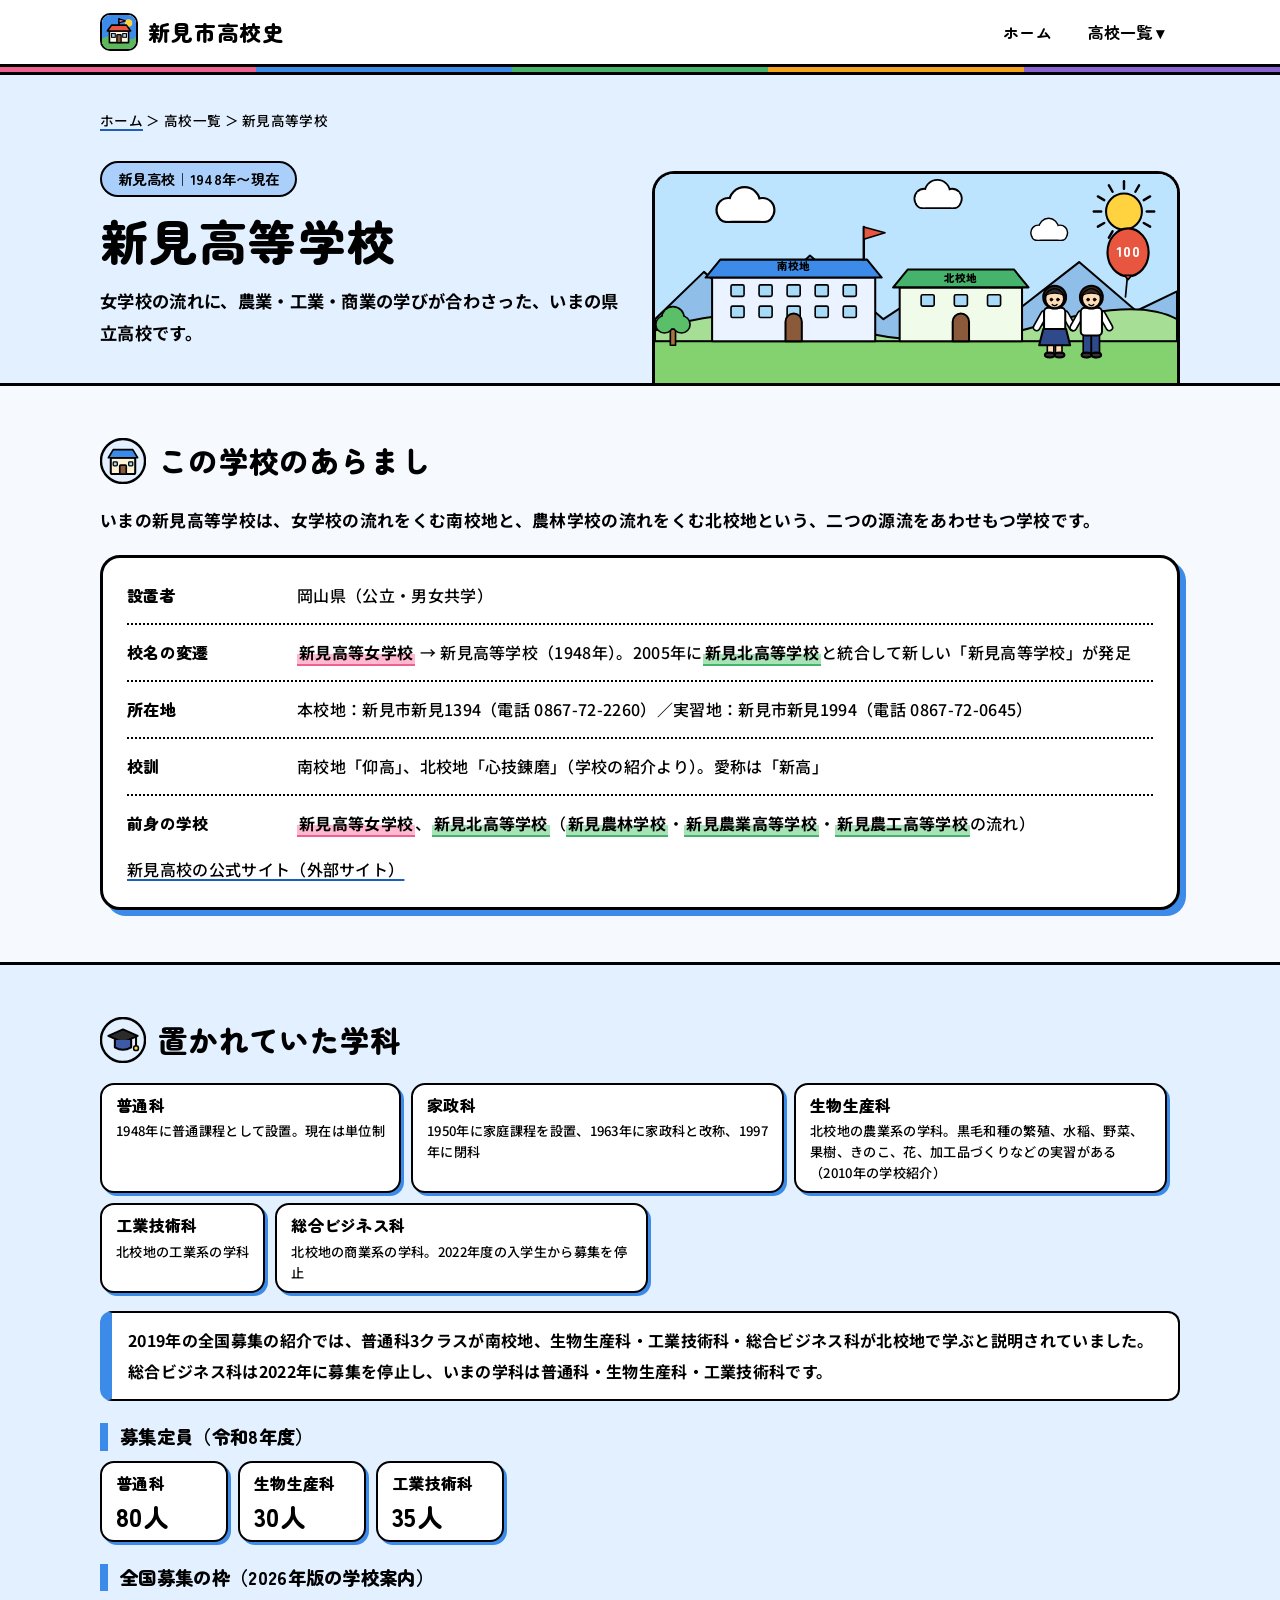
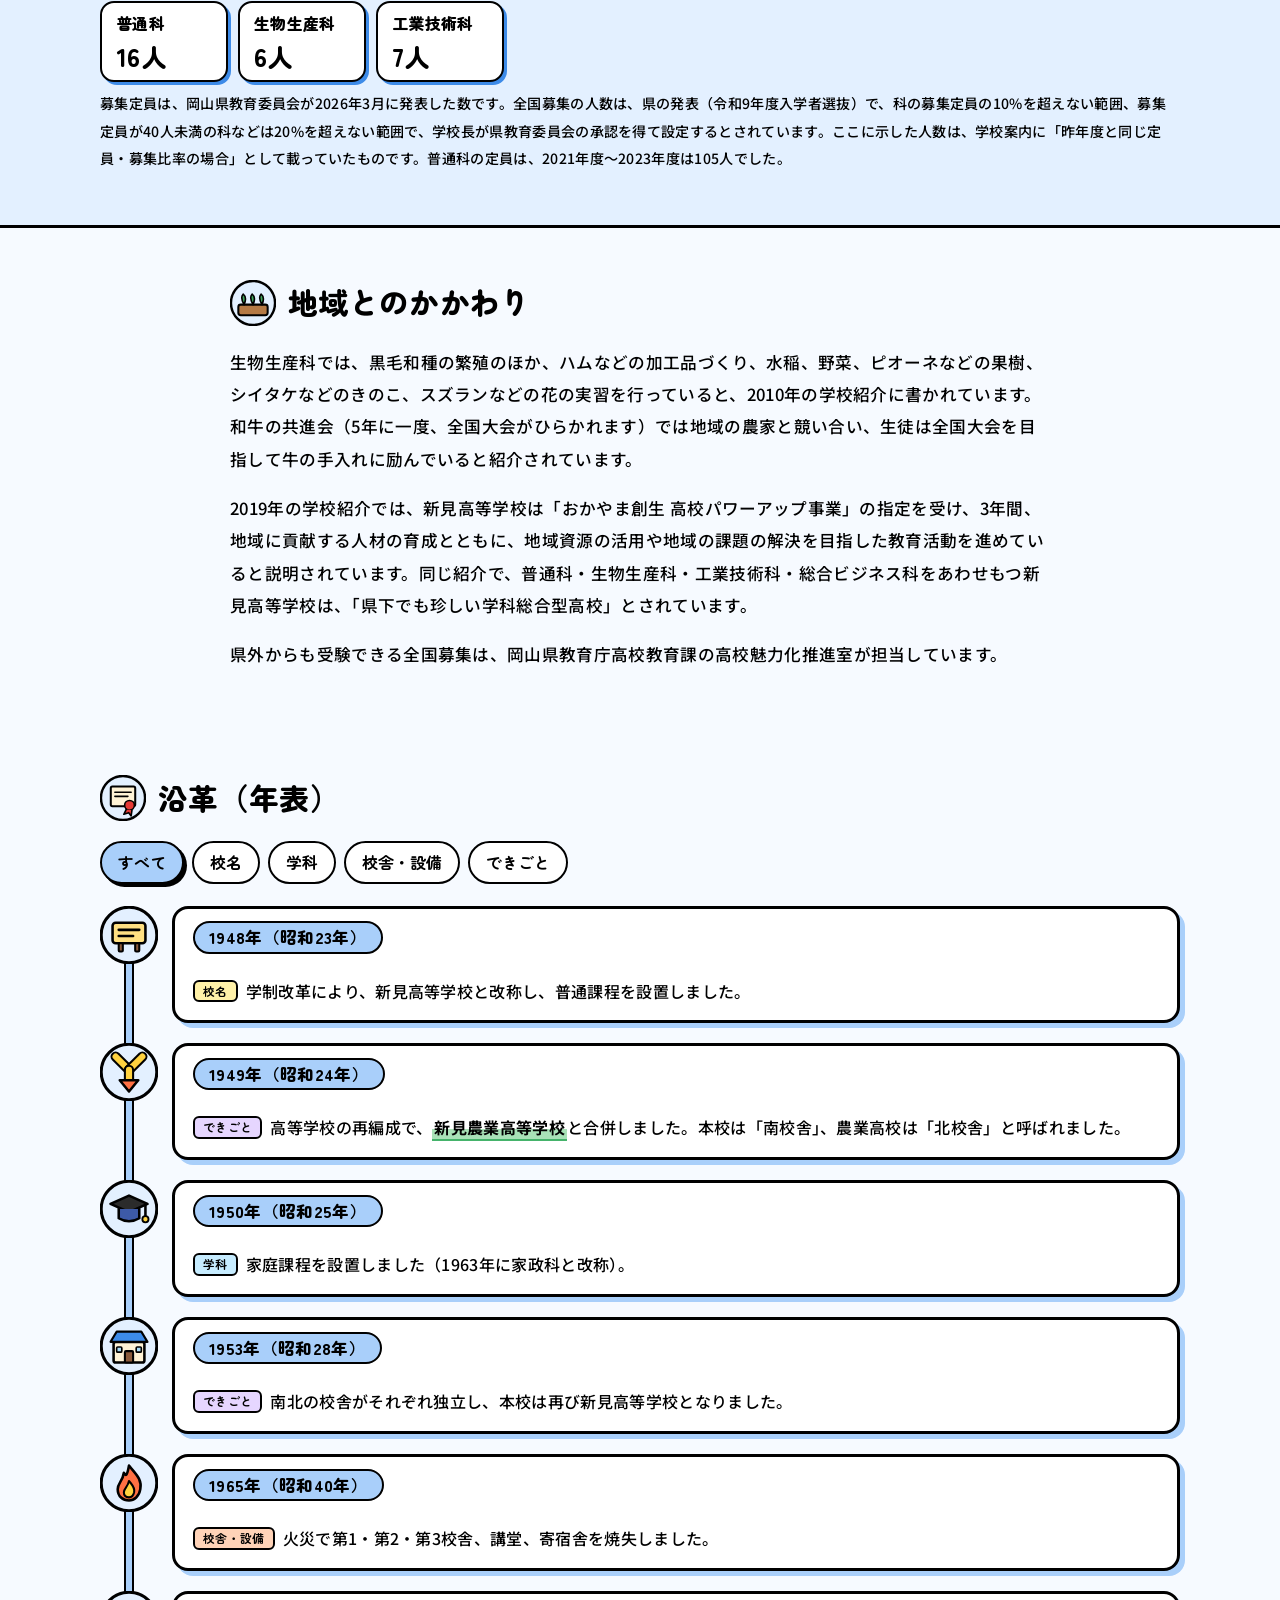
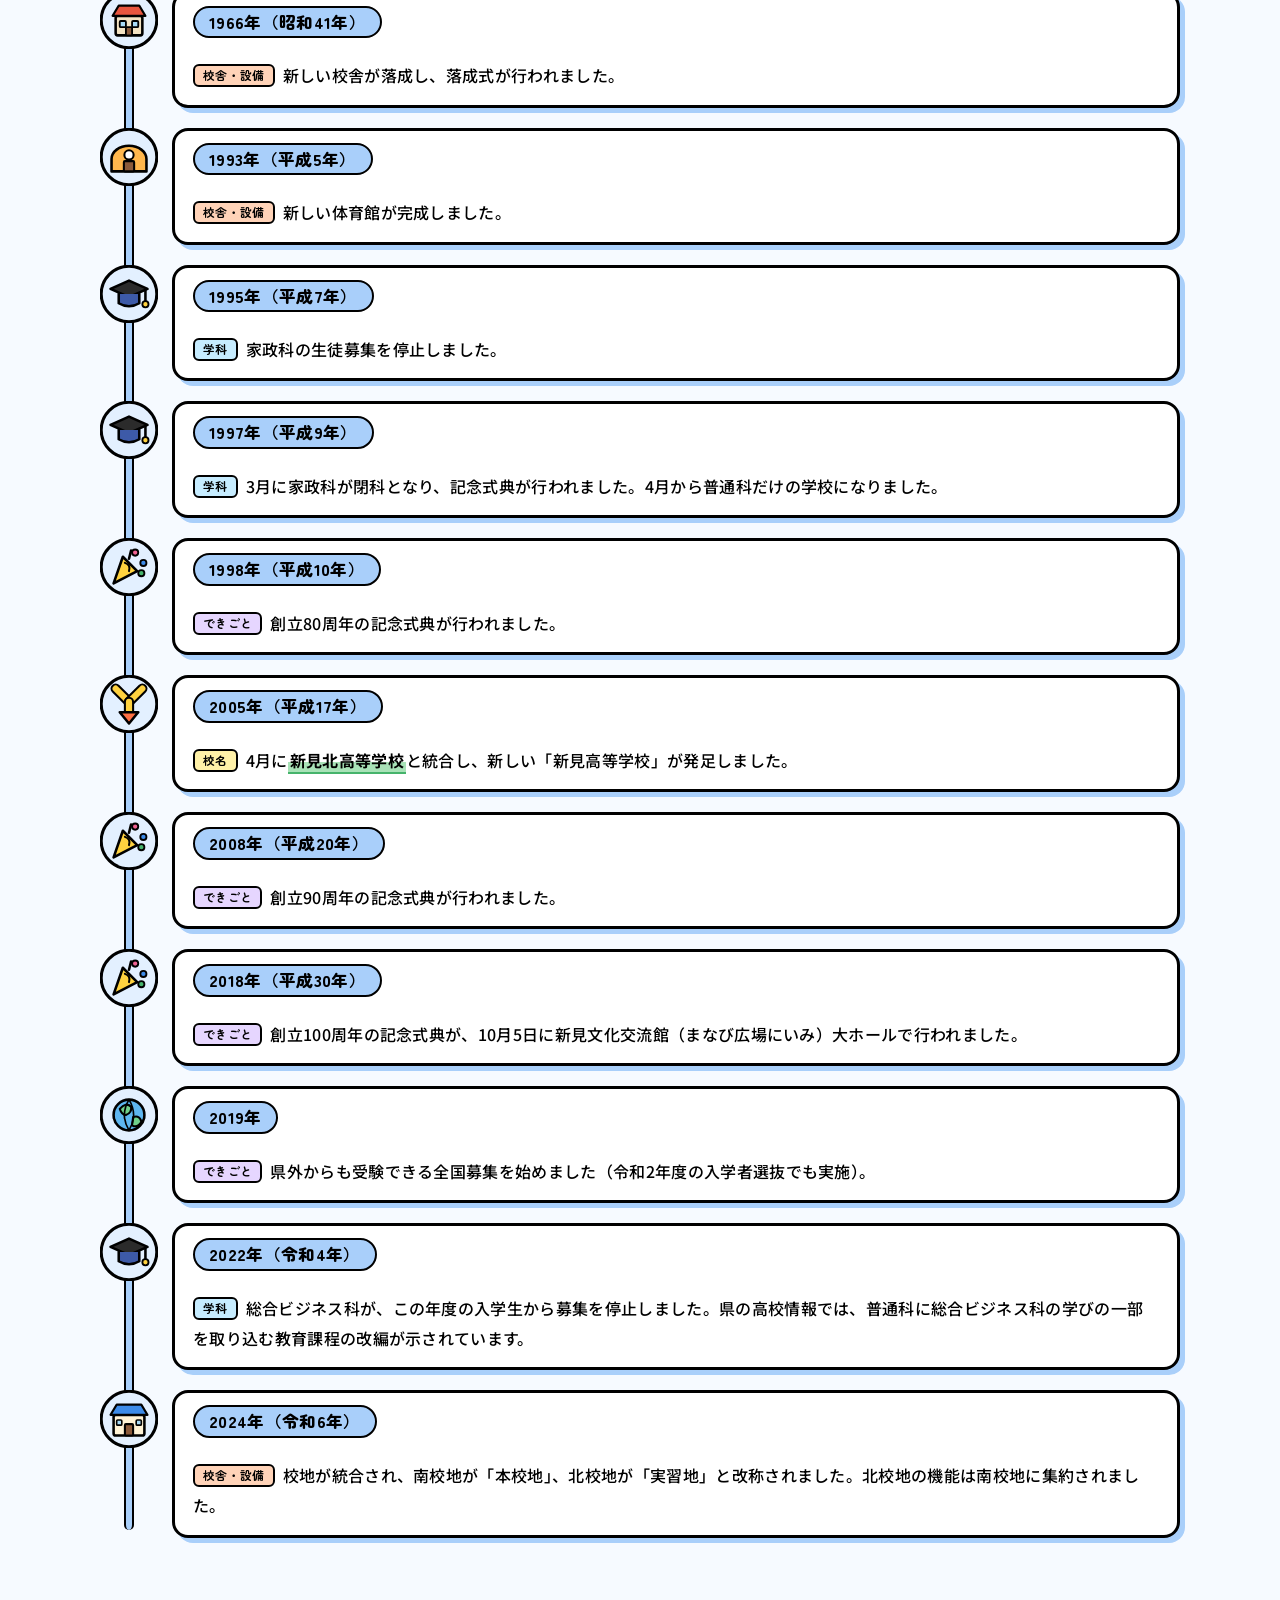
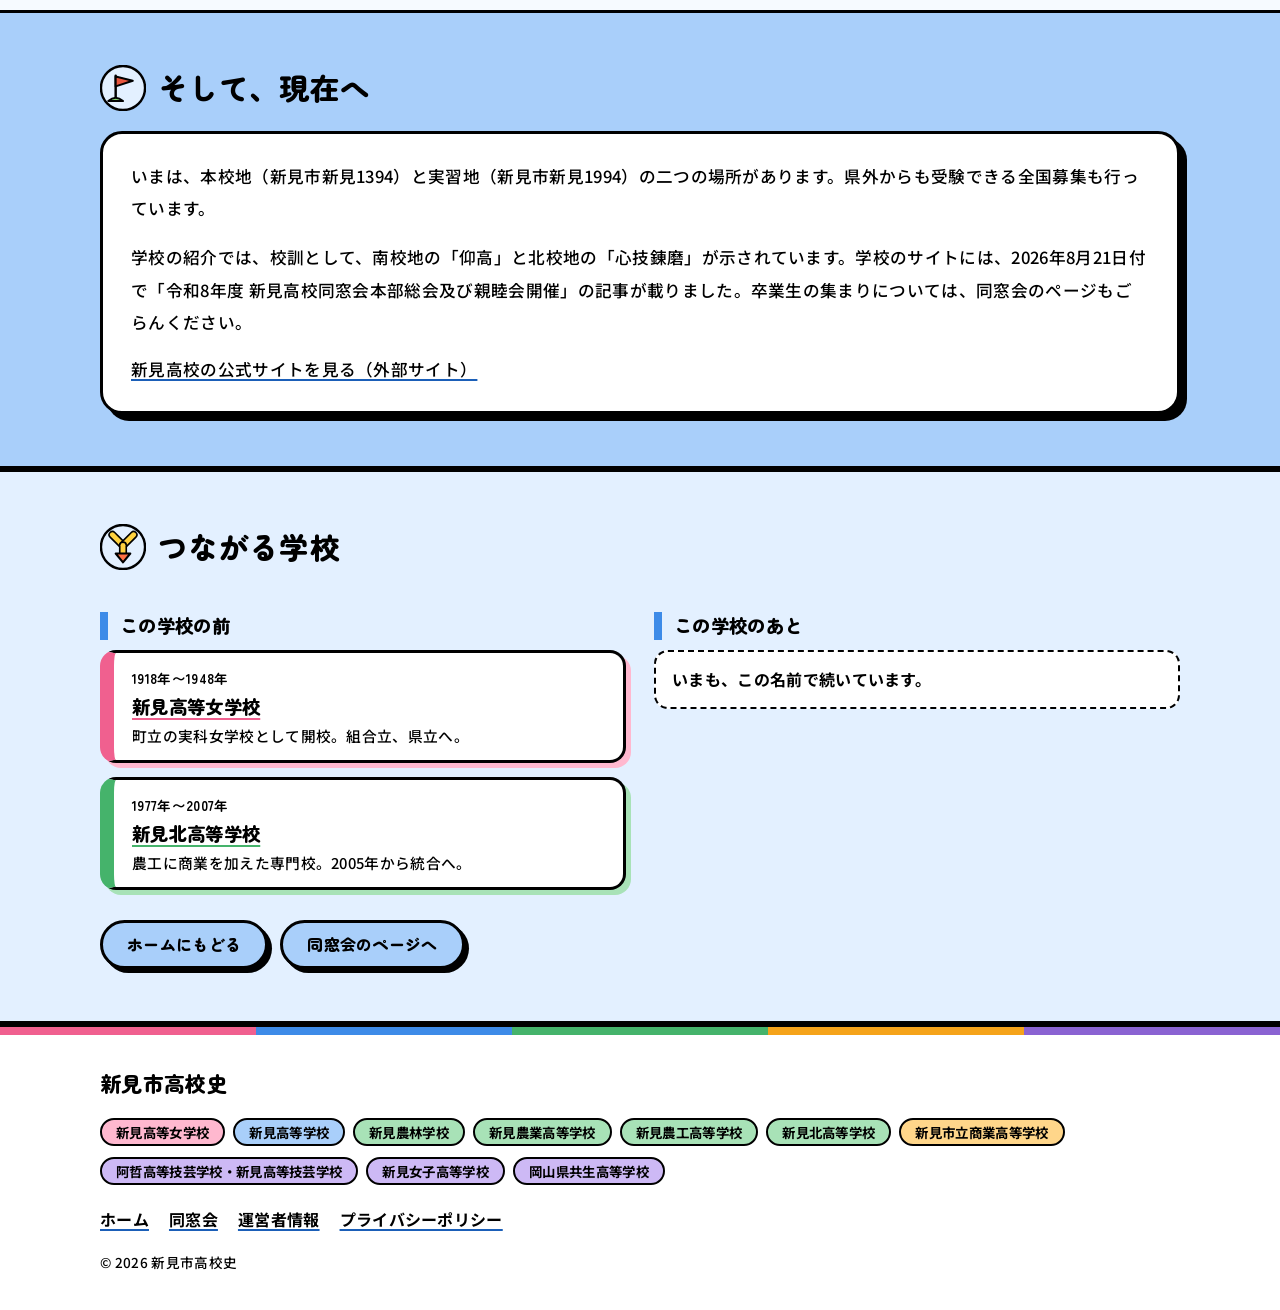
<file: school/niimi.html>
<!DOCTYPE html>
<html lang="ja">
<head>
<meta charset="utf-8">
<meta name="viewport" content="width=device-width, initial-scale=1">
<title>新見高等学校の沿革｜新見市高校史</title>
<meta name="description" content="新見高等学校（1948年〜現在）の沿革。女学校の流れに、農業・工業・商業の学びが合わさった、いまの県立高校です。">
<meta name="robots" content="noindex, follow">
<meta name="theme-color" content="#3D8BE8">
<link rel="icon" href="../favicon.ico" sizes="any">
<link rel="icon" href="../favicon.svg" type="image/svg+xml">
<link rel="apple-touch-icon" href="../apple-touch-icon.png">
<link rel="preconnect" href="https://fonts.googleapis.com">
<link rel="preconnect" href="https://fonts.gstatic.com" crossorigin>
<link href="https://fonts.googleapis.com/css2?family=Noto+Sans+JP:wght@400;500;700&family=Zen+Maru+Gothic:wght@500;700;900&display=swap" rel="stylesheet">
<link rel="stylesheet" href="../style.css">
<!-- 解析タグ（Googleアナリティクスなど）を使う場合は、ここに貼り付けます -->
</head>
<body class="t-blue">
<a class="skip" href="#main">本文へ移動</a>
<header class="site-header">
  <div class="wrap bar">
    <a class="brand" href="../index.html"><img src="../favicon.svg" alt="" width="38" height="38"><span>新見市高校史</span></a>
    <nav class="gnav" aria-label="メインメニュー">
      <a href="../index.html">ホーム</a>
      <div class="dd">
        <button class="dd-btn" type="button" aria-expanded="false" aria-controls="dd-panel">高校一覧<span aria-hidden="true"> ▾</span></button>
        <div class="dd-panel" id="dd-panel" hidden><div class="dd-group t-rose"><p class="dd-title">女学校の系統</p><ul><li><a href="jogakko.html">新見高等女学校<small>1918年〜1948年</small></a></li></ul></div><div class="dd-group t-blue"><p class="dd-title">新見高校</p><ul><li><a href="niimi.html">新見高等学校<small>1948年〜現在</small></a></li></ul></div><div class="dd-group t-green"><p class="dd-title">農林・北高校の系統</p><ul><li><a href="norin.html">新見農林学校<small>1926年〜1948年</small></a></li><li><a href="nogyo.html">新見農業高等学校<small>1948年〜1962年</small></a></li><li><a href="nokou.html">新見農工高等学校<small>1962年〜1977年</small></a></li><li><a href="kita.html">新見北高等学校<small>1977年〜2007年</small></a></li></ul></div><div class="dd-group t-orange"><p class="dd-title">商業高校</p><ul><li><a href="shogyo.html">新見市立商業高等学校<small>〜1977年</small></a></li></ul></div><div class="dd-group t-purple"><p class="dd-title">技芸・共生の系統</p><ul><li><a href="gigei.html">阿哲高等技芸学校・新見高等技芸学校<small>1950年〜</small></a></li><li><a href="jyoshi.html">新見女子高等学校<small>1969年〜1996年</small></a></li><li><a href="kyousei.html">岡山県共生高等学校<small>1996年〜現在</small></a></li></ul></div></div>
      </div>
    </nav>
  </div>
  <div class="stripe" aria-hidden="true"></div>
</header>
<main id="main">
<section class="hero t-blue">
  <div class="wrap hero-grid">
    <div class="hero-text">
      <p class="crumb"><a href="../index.html">ホーム</a> ＞ 高校一覧 ＞ 新見高等学校</p>
      <p class="badge">新見高校｜1948年〜現在</p>
      <h1>新見高等学校</h1>
      <p class="lead">女学校の流れに、農業・工業・商業の学びが合わさった、いまの県立高校です。</p>
      
    </div>
    <div class="hero-art"><svg class="ill" viewBox="0 0 640 260" xmlns="http://www.w3.org/2000/svg" role="img" aria-label="南校地と北校地の二つの校舎と、制服の生徒、100周年の風船"><rect width="640" height="260" fill="#BDE4FF"/><line x1="603.0" y1="46.0" x2="612.0" y2="46.0" stroke="#000" stroke-width="3" stroke-linecap="round"/><line x1="599.2487113059643" y1="60.0" x2="607.0429399400242" y2="64.5" stroke="#000" stroke-width="3" stroke-linecap="round"/><line x1="589.0" y1="70.24871130596428" x2="593.5" y2="78.04293994002423" stroke="#000" stroke-width="3" stroke-linecap="round"/><line x1="575.0" y1="74.0" x2="575.0" y2="83.0" stroke="#000" stroke-width="3" stroke-linecap="round"/><line x1="561.0" y1="70.24871130596429" x2="556.5" y2="78.04293994002424" stroke="#000" stroke-width="3" stroke-linecap="round"/><line x1="550.7512886940357" y1="60.0" x2="542.9570600599758" y2="64.5" stroke="#000" stroke-width="3" stroke-linecap="round"/><line x1="547.0" y1="46.0" x2="538.0" y2="46.00000000000001" stroke="#000" stroke-width="3" stroke-linecap="round"/><line x1="550.7512886940357" y1="31.999999999999996" x2="542.9570600599758" y2="27.499999999999996" stroke="#000" stroke-width="3" stroke-linecap="round"/><line x1="561.0" y1="21.751288694035726" x2="556.5" y2="13.957060059975781" stroke="#000" stroke-width="3" stroke-linecap="round"/><line x1="575.0" y1="18.0" x2="575.0" y2="9.0" stroke="#000" stroke-width="3" stroke-linecap="round"/><line x1="589.0" y1="21.75128869403572" x2="593.5" y2="13.957060059975774" stroke="#000" stroke-width="3" stroke-linecap="round"/><line x1="599.2487113059643" y1="31.999999999999986" x2="607.0429399400242" y2="27.499999999999982" stroke="#000" stroke-width="3" stroke-linecap="round"/><circle cx="575" cy="46" r="22" fill="#FFD23F" stroke="#000000" stroke-width="2.5" stroke-linejoin="round" stroke-linecap="round"/><g transform="translate(90 44) scale(1.1)" ><circle cx="0" cy="0" r="12" fill="#000000" stroke="#000000" stroke-width="5.0"/><circle cx="18" cy="-8" r="16" fill="#000000" stroke="#000000" stroke-width="5.0"/><circle cx="38" cy="0" r="12" fill="#000000" stroke="#000000" stroke-width="5.0"/><rect x="-10" y="-2" width="58" height="14" rx="7" fill="#000000" stroke="#000000" stroke-width="5.0"/><circle cx="0" cy="0" r="12" fill="#FFFFFF"/><circle cx="18" cy="-8" r="16" fill="#FFFFFF"/><circle cx="38" cy="0" r="12" fill="#FFFFFF"/><rect x="-10" y="-2" width="58" height="14" rx="7" fill="#FFFFFF"/></g><g transform="translate(330 30) scale(0.9)" ><circle cx="0" cy="0" r="12" fill="#000000" stroke="#000000" stroke-width="5.0"/><circle cx="18" cy="-8" r="16" fill="#000000" stroke="#000000" stroke-width="5.0"/><circle cx="38" cy="0" r="12" fill="#000000" stroke="#000000" stroke-width="5.0"/><rect x="-10" y="-2" width="58" height="14" rx="7" fill="#000000" stroke="#000000" stroke-width="5.0"/><circle cx="0" cy="0" r="12" fill="#FFFFFF"/><circle cx="18" cy="-8" r="16" fill="#FFFFFF"/><circle cx="38" cy="0" r="12" fill="#FFFFFF"/><rect x="-10" y="-2" width="58" height="14" rx="7" fill="#FFFFFF"/></g><g transform="translate(470 72) scale(0.7)" ><circle cx="0" cy="0" r="12" fill="#000000" stroke="#000000" stroke-width="5.0"/><circle cx="18" cy="-8" r="16" fill="#000000" stroke="#000000" stroke-width="5.0"/><circle cx="38" cy="0" r="12" fill="#000000" stroke="#000000" stroke-width="5.0"/><rect x="-10" y="-2" width="58" height="14" rx="7" fill="#000000" stroke="#000000" stroke-width="5.0"/><circle cx="0" cy="0" r="12" fill="#FFFFFF"/><circle cx="18" cy="-8" r="16" fill="#FFFFFF"/><circle cx="38" cy="0" r="12" fill="#FFFFFF"/><rect x="-10" y="-2" width="58" height="14" rx="7" fill="#FFFFFF"/></g><path d="M0,178 L60,120 L118,170 L190,100 L280,178 L350,132 L430,178 L520,108 L590,168 L640,144 L640,208 L0,208 Z" fill="#8FBFE8" stroke="#000000" stroke-width="2.5" stroke-linejoin="round" stroke-linecap="round"/><path d="M0,192 Q110,154 230,188 T470,186 T640,178 L640,260 L0,260 Z" fill="#A6DE95" stroke="#000000" stroke-width="2.5" stroke-linejoin="round" stroke-linecap="round"/><rect x="-4" y="205" width="648" height="60" fill="#84D16F" stroke="#000000" stroke-width="2.5"/><rect x="70" y="127" width="200" height="78" rx="0" fill="#EAF3FF" stroke="#000000" stroke-width="2.5" stroke-linejoin="round" stroke-linecap="round"/><polygon points="62,127 278,127 260,105 80,105" fill="#3D8BE8" stroke="#000000" stroke-width="2.5" stroke-linejoin="round" stroke-linecap="round"/><rect x="93.2" y="136" width="16" height="14" rx="2" fill="#A8DBF7" stroke="#000000" stroke-width="2" stroke-linejoin="round" stroke-linecap="round"/><rect x="93.2" y="162" width="16" height="14" rx="2" fill="#A8DBF7" stroke="#000000" stroke-width="2" stroke-linejoin="round" stroke-linecap="round"/><rect x="127.6" y="136" width="16" height="14" rx="2" fill="#A8DBF7" stroke="#000000" stroke-width="2" stroke-linejoin="round" stroke-linecap="round"/><rect x="127.6" y="162" width="16" height="14" rx="2" fill="#A8DBF7" stroke="#000000" stroke-width="2" stroke-linejoin="round" stroke-linecap="round"/><rect x="162.0" y="136" width="16" height="14" rx="2" fill="#A8DBF7" stroke="#000000" stroke-width="2" stroke-linejoin="round" stroke-linecap="round"/><rect x="162.0" y="162" width="16" height="14" rx="2" fill="#A8DBF7" stroke="#000000" stroke-width="2" stroke-linejoin="round" stroke-linecap="round"/><rect x="196.4" y="136" width="16" height="14" rx="2" fill="#A8DBF7" stroke="#000000" stroke-width="2" stroke-linejoin="round" stroke-linecap="round"/><rect x="196.4" y="162" width="16" height="14" rx="2" fill="#A8DBF7" stroke="#000000" stroke-width="2" stroke-linejoin="round" stroke-linecap="round"/><rect x="230.8" y="136" width="16" height="14" rx="2" fill="#A8DBF7" stroke="#000000" stroke-width="2" stroke-linejoin="round" stroke-linecap="round"/><rect x="230.8" y="162" width="16" height="14" rx="2" fill="#A8DBF7" stroke="#000000" stroke-width="2" stroke-linejoin="round" stroke-linecap="round"/><path d="M160.0,205 v-24 a10,10 0 0 1 20,0 v24 z" fill="#8A5A3B" stroke="#000000" stroke-width="2.5" stroke-linejoin="round" stroke-linecap="round"/><line x1="256" y1="105" x2="256" y2="65" stroke="#000000" stroke-width="3" stroke-linecap="round"/><polygon points="256,65 282,72 256,80" fill="#E8563F" stroke="#000000" stroke-width="2" stroke-linejoin="round" stroke-linecap="round"/><rect x="300" y="139" width="150" height="66" rx="0" fill="#F1FBE9" stroke="#000000" stroke-width="2.5" stroke-linejoin="round" stroke-linecap="round"/><polygon points="292,139 458,139 440,117 310,117" fill="#45B36B" stroke="#000000" stroke-width="2.5" stroke-linejoin="round" stroke-linecap="round"/><rect x="326.3" y="148" width="16" height="14" rx="2" fill="#A8DBF7" stroke="#000000" stroke-width="2" stroke-linejoin="round" stroke-linecap="round"/><rect x="367.0" y="148" width="16" height="14" rx="2" fill="#A8DBF7" stroke="#000000" stroke-width="2" stroke-linejoin="round" stroke-linecap="round"/><rect x="407.7" y="148" width="16" height="14" rx="2" fill="#A8DBF7" stroke="#000000" stroke-width="2" stroke-linejoin="round" stroke-linecap="round"/><path d="M365.0,205 v-24 a10,10 0 0 1 20,0 v24 z" fill="#8A5A3B" stroke="#000000" stroke-width="2.5" stroke-linejoin="round" stroke-linecap="round"/><g transform="translate(170 118) scale(1)" ><text x="0" y="0" text-anchor="middle" font-size="13" font-weight="800" fill="#000000" font-family="'Zen Maru Gothic','Noto Sans JP',sans-serif">南校地</text></g><g transform="translate(375 132) scale(1)" ><text x="0" y="0" text-anchor="middle" font-size="13" font-weight="800" fill="#000000" font-family="'Zen Maru Gothic','Noto Sans JP',sans-serif">北校地</text></g><g transform="translate(490 224) scale(1.0)" ><line x1="-5" y1="-30" x2="-5" y2="-4" stroke="#000000" stroke-width="10" stroke-linecap="round"/><line x1="-5" y1="-30" x2="-5" y2="-4" stroke="#FFDDB8" stroke-width="6" stroke-linecap="round"/><line x1="5" y1="-30" x2="5" y2="-4" stroke="#000000" stroke-width="10" stroke-linecap="round"/><line x1="5" y1="-30" x2="5" y2="-4" stroke="#FFDDB8" stroke-width="6" stroke-linecap="round"/><ellipse cx="-6" cy="-2" rx="6" ry="3" fill="#333" stroke="#000000" stroke-width="2.5" stroke-linejoin="round" stroke-linecap="round"/><ellipse cx="6" cy="-2" rx="6" ry="3" fill="#333" stroke="#000000" stroke-width="2.5" stroke-linejoin="round" stroke-linecap="round"/><line x1="-13" y1="-52" x2="-22" y2="-36" stroke="#000000" stroke-width="10" stroke-linecap="round"/><line x1="-13" y1="-52" x2="-22" y2="-36" stroke="#FFFFFF" stroke-width="6" stroke-linecap="round"/><line x1="13" y1="-52" x2="22" y2="-36" stroke="#000000" stroke-width="10" stroke-linecap="round"/><line x1="13" y1="-52" x2="22" y2="-36" stroke="#FFFFFF" stroke-width="6" stroke-linecap="round"/><rect x="-13" y="-60" width="26" height="32" rx="5" fill="#FFFFFF" stroke="#000000" stroke-width="2.5" stroke-linejoin="round" stroke-linecap="round"/><polygon points="-14,-34 14,-34 19,-14 -19,-14" fill="#2F4A8A" stroke="#000000" stroke-width="2.5" stroke-linejoin="round" stroke-linecap="round"/><circle cx="0" cy="-73" r="14" fill="#2B2B2B" stroke="#000000" stroke-width="2.5" stroke-linejoin="round" stroke-linecap="round"/><circle cx="0" cy="-71" r="11.5" fill="#FFDDB8" stroke="#000000" stroke-width="2.5" stroke-linejoin="round" stroke-linecap="round"/><path d="M-12,-75 Q0,-92 12,-75 Q0,-81 -12,-75 Z" fill="#2B2B2B" stroke="#000000" stroke-width="1.5" stroke-linejoin="round" stroke-linecap="round"/><circle cx="-4" cy="-70" r="1.7" fill="#000000" stroke="#000000" stroke-width="1" stroke-linejoin="round" stroke-linecap="round"/><circle cx="4" cy="-70" r="1.7" fill="#000000" stroke="#000000" stroke-width="1" stroke-linejoin="round" stroke-linecap="round"/><path d="M-3,-64 q3,3 6,0" fill="none" stroke="#000000" stroke-width="1.6" stroke-linejoin="round" stroke-linecap="round"/></g><g transform="translate(535 224) scale(1.0)" ><line x1="-5" y1="-30" x2="-5" y2="-4" stroke="#000000" stroke-width="12" stroke-linecap="round"/><line x1="-5" y1="-30" x2="-5" y2="-4" stroke="#2F4A8A" stroke-width="8" stroke-linecap="round"/><line x1="5" y1="-30" x2="5" y2="-4" stroke="#000000" stroke-width="12" stroke-linecap="round"/><line x1="5" y1="-30" x2="5" y2="-4" stroke="#2F4A8A" stroke-width="8" stroke-linecap="round"/><ellipse cx="-6" cy="-2" rx="6" ry="3" fill="#333" stroke="#000000" stroke-width="2.5" stroke-linejoin="round" stroke-linecap="round"/><ellipse cx="6" cy="-2" rx="6" ry="3" fill="#333" stroke="#000000" stroke-width="2.5" stroke-linejoin="round" stroke-linecap="round"/><line x1="-13" y1="-52" x2="-22" y2="-36" stroke="#000000" stroke-width="10" stroke-linecap="round"/><line x1="-13" y1="-52" x2="-22" y2="-36" stroke="#FFFFFF" stroke-width="6" stroke-linecap="round"/><line x1="13" y1="-52" x2="22" y2="-36" stroke="#000000" stroke-width="10" stroke-linecap="round"/><line x1="13" y1="-52" x2="22" y2="-36" stroke="#FFFFFF" stroke-width="6" stroke-linecap="round"/><rect x="-13" y="-60" width="26" height="34" rx="5" fill="#FFFFFF" stroke="#000000" stroke-width="2.5" stroke-linejoin="round" stroke-linecap="round"/><circle cx="0" cy="-73" r="14" fill="#3B2A20" stroke="#000000" stroke-width="2.5" stroke-linejoin="round" stroke-linecap="round"/><circle cx="0" cy="-71" r="11.5" fill="#FFDDB8" stroke="#000000" stroke-width="2.5" stroke-linejoin="round" stroke-linecap="round"/><path d="M-12,-75 Q0,-92 12,-75 Q0,-81 -12,-75 Z" fill="#3B2A20" stroke="#000000" stroke-width="1.5" stroke-linejoin="round" stroke-linecap="round"/><circle cx="-4" cy="-70" r="1.7" fill="#000000" stroke="#000000" stroke-width="1" stroke-linejoin="round" stroke-linecap="round"/><circle cx="4" cy="-70" r="1.7" fill="#000000" stroke="#000000" stroke-width="1" stroke-linejoin="round" stroke-linecap="round"/><path d="M-3,-64 q3,3 6,0" fill="none" stroke="#000000" stroke-width="1.6" stroke-linejoin="round" stroke-linecap="round"/></g><g transform="translate(580 96) scale(1.05)" ><line x1="0" y1="20" x2="-3" y2="52" stroke="#000000" stroke-width="2" stroke-linecap="round"/><ellipse cx="0" cy="0" rx="24" ry="28" fill="#E8563F" stroke="#000000" stroke-width="2.5" stroke-linejoin="round" stroke-linecap="round"/><polygon points="-4,27 4,27 0,32" fill="#E8563F" stroke="#000000" stroke-width="2" stroke-linejoin="round" stroke-linecap="round"/><text x="0" y="6" text-anchor="middle" font-size="17" font-weight="800" fill="#FFFFFF" font-family="'Zen Maru Gothic','Noto Sans JP',sans-serif">100</text></g><g transform="translate(22 210) scale(0.8)" ><rect x="-4" y="-26" width="8" height="26" rx="0" fill="#A9713B" stroke="#000000" stroke-width="2.5" stroke-linejoin="round" stroke-linecap="round"/><circle cx="0" cy="-42" r="16" fill="#000000" stroke="#000000" stroke-width="5.0"/><circle cx="-13" cy="-32" r="12" fill="#000000" stroke="#000000" stroke-width="5.0"/><circle cx="13" cy="-32" r="12" fill="#000000" stroke="#000000" stroke-width="5.0"/><circle cx="0" cy="-42" r="16" fill="#5BBF6A"/><circle cx="-13" cy="-32" r="12" fill="#5BBF6A"/><circle cx="13" cy="-32" r="12" fill="#5BBF6A"/></g></svg></div>
  </div>
</section>
<section class="sec">
  <div class="wrap">
    <h2 class="h2"><span class="h2-ico"><svg class="ico" viewBox="0 0 48 48" xmlns="http://www.w3.org/2000/svg" aria-hidden="true"><circle class="ico-bg" cx="24" cy="24" r="23" stroke="#000000" stroke-width="2.5"/><g transform="translate(3.6 3.6) scale(0.85)"><rect x="9" y="20" width="30" height="20" rx="2" fill="#FFF3D6" stroke="#000000" stroke-width="2.5" stroke-linejoin="round" stroke-linecap="round"/><polygon points="6,20 42,20 36,10 12,10" fill="#3D8BE8" stroke="#000000" stroke-width="2" stroke-linejoin="round" stroke-linecap="round"/><rect x="20" y="29" width="8" height="11" rx="1" fill="#8A5A3B" stroke="#000000" stroke-width="2" stroke-linejoin="round" stroke-linecap="round"/><rect x="12" y="25" width="5" height="5" rx="1" fill="#A8DBF7" stroke="#000000" stroke-width="1.6" stroke-linejoin="round" stroke-linecap="round"/><rect x="31" y="25" width="5" height="5" rx="1" fill="#A8DBF7" stroke="#000000" stroke-width="1.6" stroke-linejoin="round" stroke-linecap="round"/></g></svg></span>この学校のあらまし</h2>
    <p class="intro">いまの新見高等学校は、女学校の流れをくむ南校地と、農林学校の流れをくむ北校地という、二つの源流をあわせもつ学校です。</p>
    <div class="card"><dl class="info"><div class="row"><dt>設置者</dt><dd>岡山県（公立・男女共学）</dd></div><div class="row"><dt>校名の変遷</dt><dd><a class="sl t-rose" href="jogakko.html">新見高等女学校</a> → 新見高等学校（1948年）。2005年に<a class="sl t-green" href="kita.html">新見北高等学校</a>と統合して新しい「新見高等学校」が発足</dd></div><div class="row"><dt>所在地</dt><dd>本校地：新見市新見1394（電話 0867-72-2260）／実習地：新見市新見1994（電話 0867-72-0645）</dd></div><div class="row"><dt>校訓</dt><dd>南校地「仰高」、北校地「心技錬磨」（学校の紹介より）。愛称は「新高」</dd></div><div class="row"><dt>前身の学校</dt><dd><a class="sl t-rose" href="jogakko.html">新見高等女学校</a>、<a class="sl t-green" href="kita.html">新見北高等学校</a>（<a class="sl t-green" href="norin.html">新見農林学校</a>・<a class="sl t-green" href="nogyo.html">新見農業高等学校</a>・<a class="sl t-green" href="nokou.html">新見農工高等学校</a>の流れ）</dd></div></dl><p class="ext"><a href="https://www.niimi.okayama-c.ed.jp/wp/" target="_blank" rel="noopener">新見高校の公式サイト（外部サイト）</a></p></div>
    
  </div>
</section>
<section class="sec alt">
  <div class="wrap">
    <h2 class="h2"><span class="h2-ico"><svg class="ico" viewBox="0 0 48 48" xmlns="http://www.w3.org/2000/svg" aria-hidden="true"><circle class="ico-bg" cx="24" cy="24" r="23" stroke="#000000" stroke-width="2.5"/><g transform="translate(3.6 3.6) scale(0.85)"><polygon points="6,19 24,11 42,19 24,27" fill="#2B2B2B" stroke="#000000" stroke-width="2.5" stroke-linejoin="round" stroke-linecap="round"/><path d="M14,24 v9 q10,6 20,0 v-9" fill="#3D5AA8" stroke="#000000" stroke-width="2.5" stroke-linejoin="round" stroke-linecap="round"/><line x1="40" y1="20" x2="40" y2="32" stroke="#000000" stroke-width="2.5" stroke-linecap="round"/><circle cx="40" cy="34" r="3" fill="#FFD23F" stroke="#000000" stroke-width="1.8" stroke-linejoin="round" stroke-linecap="round"/></g></svg></span>置かれていた学科</h2>
    <ul class="chips"><li class="chip"><b>普通科</b><small>1948年に普通課程として設置。現在は単位制</small></li><li class="chip"><b>家政科</b><small>1950年に家庭課程を設置、1963年に家政科と改称、1997年に閉科</small></li><li class="chip"><b>生物生産科</b><small>北校地の農業系の学科。黒毛和種の繁殖、水稲、野菜、果樹、きのこ、花、加工品づくりなどの実習がある（2010年の学校紹介）</small></li><li class="chip"><b>工業技術科</b><small>北校地の工業系の学科</small></li><li class="chip"><b>総合ビジネス科</b><small>北校地の商業系の学科。2022年度の入学生から募集を停止</small></li></ul>
    <p class="callout">2019年の全国募集の紹介では、普通科3クラスが南校地、生物生産科・工業技術科・総合ビジネス科が北校地で学ぶと説明されていました。総合ビジネス科は2022年に募集を停止し、いまの学科は普通科・生物生産科・工業技術科です。</p>
    <h3 class="h3">募集定員（令和8年度）</h3><ul class="chips"><li class="chip q"><b>普通科</b><span class="big">80人</span></li><li class="chip q"><b>生物生産科</b><span class="big">30人</span></li><li class="chip q"><b>工業技術科</b><span class="big">35人</span></li></ul><h3 class="h3">全国募集の枠（2026年版の学校案内）</h3><ul class="chips"><li class="chip q"><b>普通科</b><span class="big">16人</span></li><li class="chip q"><b>生物生産科</b><span class="big">6人</span></li><li class="chip q"><b>工業技術科</b><span class="big">7人</span></li></ul><p class="small">募集定員は、岡山県教育委員会が2026年3月に発表した数です。全国募集の人数は、県の発表（令和9年度入学者選抜）で、科の募集定員の10%を超えない範囲、募集定員が40人未満の科などは20%を超えない範囲で、学校長が県教育委員会の承認を得て設定するとされています。ここに示した人数は、学校案内に「昨年度と同じ定員・募集比率の場合」として載っていたものです。普通科の定員は、2021年度〜2023年度は105人でした。</p>
  </div>
</section>
<section class="sec">
  <div class="wrap narrow">
    <h2 class="h2"><span class="h2-ico"><svg class="ico" viewBox="0 0 48 48" xmlns="http://www.w3.org/2000/svg" aria-hidden="true"><circle class="ico-bg" cx="24" cy="24" r="23" stroke="#000000" stroke-width="2.5"/><g transform="translate(3.6 3.6) scale(0.85)"><rect x="6" y="26" width="36" height="13" rx="3" fill="#B57A45" stroke="#000000" stroke-width="2.5" stroke-linejoin="round" stroke-linecap="round"/><path d="M13,26 q-5,-9 -1,-13 q5,4 1,13 M24,26 q-5,-9 -1,-13 q5,4 1,13 M35,26 q-5,-9 -1,-13 q5,4 1,13" fill="#3FA45B" stroke="#000000" stroke-width="2" stroke-linejoin="round" stroke-linecap="round"/></g></svg></span>地域とのかかわり</h2>
    <div class="prose"><p>生物生産科では、黒毛和種の繁殖のほか、ハムなどの加工品づくり、水稲、野菜、ピオーネなどの果樹、シイタケなどのきのこ、スズランなどの花の実習を行っていると、2010年の学校紹介に書かれています。和牛の共進会（5年に一度、全国大会がひらかれます）では地域の農家と競い合い、生徒は全国大会を目指して牛の手入れに励んでいると紹介されています。</p><p>2019年の学校紹介では、新見高等学校は「おかやま創生 高校パワーアップ事業」の指定を受け、3年間、地域に貢献する人材の育成とともに、地域資源の活用や地域の課題の解決を目指した教育活動を進めていると説明されています。同じ紹介で、普通科・生物生産科・工業技術科・総合ビジネス科をあわせもつ新見高等学校は、「県下でも珍しい学科総合型高校」とされています。</p><p>県外からも受験できる全国募集は、岡山県教育庁高校教育課の高校魅力化推進室が担当しています。</p></div>
  </div>
</section>
<section class="sec">
  <div class="wrap">
    <h2 class="h2"><span class="h2-ico"><svg class="ico" viewBox="0 0 48 48" xmlns="http://www.w3.org/2000/svg" aria-hidden="true"><circle class="ico-bg" cx="24" cy="24" r="23" stroke="#000000" stroke-width="2.5"/><g transform="translate(3.6 3.6) scale(0.85)"><rect x="9" y="10" width="30" height="24" rx="2" fill="#FFF3D6" stroke="#000000" stroke-width="2.5" stroke-linejoin="round" stroke-linecap="round"/><line x1="14" y1="17" x2="34" y2="17" stroke="#000000" stroke-width="2" stroke-linecap="round"/><line x1="14" y1="22" x2="30" y2="22" stroke="#000000" stroke-width="2" stroke-linecap="round"/><circle cx="32" cy="33" r="6" fill="#E53935" stroke="#000000" stroke-width="2" stroke-linejoin="round" stroke-linecap="round"/><path d="M28,38 l-3,6 l6,-2 l3,4 l1,-7" fill="#E53935" stroke="#000000" stroke-width="2" stroke-linejoin="round" stroke-linecap="round"/></g></svg></span>沿革（年表）</h2>
    <div class="filters" role="group" aria-label="年表の表示をしぼる"><button type="button" data-f="all" aria-pressed="true">すべて</button><button type="button" data-f="name" aria-pressed="false">校名</button><button type="button" data-f="dept" aria-pressed="false">学科</button><button type="button" data-f="fac" aria-pressed="false">校舎・設備</button><button type="button" data-f="event" aria-pressed="false">できごと</button></div>
    <ol class="tl" data-tl><li class="ev tag-name" data-tag="name"><div class="ev-ico"><svg class="ico" viewBox="0 0 48 48" xmlns="http://www.w3.org/2000/svg" aria-hidden="true"><circle class="ico-bg" cx="24" cy="24" r="23" stroke="#000000" stroke-width="2.5"/><g transform="translate(3.6 3.6) scale(0.85)"><rect x="8" y="12" width="32" height="20" rx="3" fill="#FFE082" stroke="#000000" stroke-width="2.5" stroke-linejoin="round" stroke-linecap="round"/><line x1="14" y1="19" x2="34" y2="19" stroke="#000000" stroke-width="2.5" stroke-linecap="round"/><line x1="14" y1="25" x2="28" y2="25" stroke="#000000" stroke-width="2.5" stroke-linecap="round"/><rect x="14" y="32" width="4" height="8" rx="1" fill="#8A5A3B" stroke="#000000" stroke-width="2" stroke-linejoin="round" stroke-linecap="round"/><rect x="30" y="32" width="4" height="8" rx="1" fill="#8A5A3B" stroke="#000000" stroke-width="2" stroke-linejoin="round" stroke-linecap="round"/></g></svg></div><div class="ev-body"><p class="ev-year">1948年（昭和23年）</p><p class="ev-text"><span class="tag">校名</span>学制改革により、新見高等学校と改称し、普通課程を設置しました。</p></div></li><li class="ev tag-event" data-tag="event"><div class="ev-ico"><svg class="ico" viewBox="0 0 48 48" xmlns="http://www.w3.org/2000/svg" aria-hidden="true"><circle class="ico-bg" cx="24" cy="24" r="23" stroke="#000000" stroke-width="2.5"/><g transform="translate(3.6 3.6) scale(0.85)"><line x1="11" y1="9" x2="24" y2="22" stroke="#000000" stroke-width="10" stroke-linecap="round"/><line x1="11" y1="9" x2="24" y2="22" stroke="#FFD23F" stroke-width="6" stroke-linecap="round"/><line x1="37" y1="9" x2="24" y2="22" stroke="#000000" stroke-width="10" stroke-linecap="round"/><line x1="37" y1="9" x2="24" y2="22" stroke="#FFD23F" stroke-width="6" stroke-linecap="round"/><line x1="24" y1="22" x2="24" y2="33" stroke="#000000" stroke-width="10" stroke-linecap="round"/><line x1="24" y1="22" x2="24" y2="33" stroke="#FFD23F" stroke-width="6" stroke-linecap="round"/><polygon points="15,32 33,32 24,43" fill="#FF7043" stroke="#000000" stroke-width="2.5" stroke-linejoin="round" stroke-linecap="round"/></g></svg></div><div class="ev-body"><p class="ev-year">1949年（昭和24年）</p><p class="ev-text"><span class="tag">できごと</span>高等学校の再編成で、<a class="sl t-green" href="nogyo.html">新見農業高等学校</a>と合併しました。本校は「南校舎」、農業高校は「北校舎」と呼ばれました。</p></div></li><li class="ev tag-dept" data-tag="dept"><div class="ev-ico"><svg class="ico" viewBox="0 0 48 48" xmlns="http://www.w3.org/2000/svg" aria-hidden="true"><circle class="ico-bg" cx="24" cy="24" r="23" stroke="#000000" stroke-width="2.5"/><g transform="translate(3.6 3.6) scale(0.85)"><polygon points="6,19 24,11 42,19 24,27" fill="#2B2B2B" stroke="#000000" stroke-width="2.5" stroke-linejoin="round" stroke-linecap="round"/><path d="M14,24 v9 q10,6 20,0 v-9" fill="#3D5AA8" stroke="#000000" stroke-width="2.5" stroke-linejoin="round" stroke-linecap="round"/><line x1="40" y1="20" x2="40" y2="32" stroke="#000000" stroke-width="2.5" stroke-linecap="round"/><circle cx="40" cy="34" r="3" fill="#FFD23F" stroke="#000000" stroke-width="1.8" stroke-linejoin="round" stroke-linecap="round"/></g></svg></div><div class="ev-body"><p class="ev-year">1950年（昭和25年）</p><p class="ev-text"><span class="tag">学科</span>家庭課程を設置しました（1963年に家政科と改称）。</p></div></li><li class="ev tag-event" data-tag="event"><div class="ev-ico"><svg class="ico" viewBox="0 0 48 48" xmlns="http://www.w3.org/2000/svg" aria-hidden="true"><circle class="ico-bg" cx="24" cy="24" r="23" stroke="#000000" stroke-width="2.5"/><g transform="translate(3.6 3.6) scale(0.85)"><rect x="9" y="20" width="30" height="20" rx="2" fill="#FFF3D6" stroke="#000000" stroke-width="2.5" stroke-linejoin="round" stroke-linecap="round"/><polygon points="6,20 42,20 36,10 12,10" fill="#3D8BE8" stroke="#000000" stroke-width="2" stroke-linejoin="round" stroke-linecap="round"/><rect x="20" y="29" width="8" height="11" rx="1" fill="#8A5A3B" stroke="#000000" stroke-width="2" stroke-linejoin="round" stroke-linecap="round"/><rect x="12" y="25" width="5" height="5" rx="1" fill="#A8DBF7" stroke="#000000" stroke-width="1.6" stroke-linejoin="round" stroke-linecap="round"/><rect x="31" y="25" width="5" height="5" rx="1" fill="#A8DBF7" stroke="#000000" stroke-width="1.6" stroke-linejoin="round" stroke-linecap="round"/></g></svg></div><div class="ev-body"><p class="ev-year">1953年（昭和28年）</p><p class="ev-text"><span class="tag">できごと</span>南北の校舎がそれぞれ独立し、本校は再び新見高等学校となりました。</p></div></li><li class="ev tag-fac" data-tag="fac"><div class="ev-ico"><svg class="ico" viewBox="0 0 48 48" xmlns="http://www.w3.org/2000/svg" aria-hidden="true"><circle class="ico-bg" cx="24" cy="24" r="23" stroke="#000000" stroke-width="2.5"/><g transform="translate(3.6 3.6) scale(0.85)"><path d="M24,7 C30,15 37,20 35,30 C34,37 29,41 24,41 C18,41 13,37 13,30 C13,24 18,22 19,14 C21,17 22,18 24,7 Z" fill="#FF7043" stroke="#000000" stroke-width="2.5" stroke-linejoin="round" stroke-linecap="round"/><path d="M24,22 C27,26 30,28 29,33 C28,37 26,38 24,38 C21,38 19,36 19,33 C19,29 23,28 24,22 Z" fill="#FFD23F" stroke="#000000" stroke-width="2" stroke-linejoin="round" stroke-linecap="round"/></g></svg></div><div class="ev-body"><p class="ev-year">1965年（昭和40年）</p><p class="ev-text"><span class="tag">校舎・設備</span>火災で第1・第2・第3校舎、講堂、寄宿舎を焼失しました。</p></div></li><li class="ev tag-fac" data-tag="fac"><div class="ev-ico"><svg class="ico" viewBox="0 0 48 48" xmlns="http://www.w3.org/2000/svg" aria-hidden="true"><circle class="ico-bg" cx="24" cy="24" r="23" stroke="#000000" stroke-width="2.5"/><g transform="translate(3.6 3.6) scale(0.85)"><rect x="11" y="20" width="26" height="19" rx="2" fill="#F3E3C3" stroke="#000000" stroke-width="2.5" stroke-linejoin="round" stroke-linecap="round"/><polygon points="8,20 40,20 34,10 14,10" fill="#E8563F" stroke="#000000" stroke-width="2" stroke-linejoin="round" stroke-linecap="round"/><rect x="15" y="25" width="6" height="6" rx="1" fill="#A8DBF7" stroke="#000000" stroke-width="1.8" stroke-linejoin="round" stroke-linecap="round"/><rect x="27" y="25" width="6" height="6" rx="1" fill="#A8DBF7" stroke="#000000" stroke-width="1.8" stroke-linejoin="round" stroke-linecap="round"/><rect x="21" y="31" width="6" height="8" rx="1" fill="#8A5A3B" stroke="#000000" stroke-width="1.8" stroke-linejoin="round" stroke-linecap="round"/></g></svg></div><div class="ev-body"><p class="ev-year">1966年（昭和41年）</p><p class="ev-text"><span class="tag">校舎・設備</span>新しい校舎が落成し、落成式が行われました。</p></div></li><li class="ev tag-fac" data-tag="fac"><div class="ev-ico"><svg class="ico" viewBox="0 0 48 48" xmlns="http://www.w3.org/2000/svg" aria-hidden="true"><circle class="ico-bg" cx="24" cy="24" r="23" stroke="#000000" stroke-width="2.5"/><g transform="translate(3.6 3.6) scale(0.85)"><path d="M7,38 v-12 a17,13 0 0 1 34,0 v12 z" fill="#FFB74D" stroke="#000000" stroke-width="2.5" stroke-linejoin="round" stroke-linecap="round"/><rect x="19" y="28" width="10" height="10" rx="1" fill="#8A5A3B" stroke="#000000" stroke-width="2" stroke-linejoin="round" stroke-linecap="round"/><circle cx="24" cy="22" r="4.5" fill="#FFFFFF" stroke="#000000" stroke-width="2" stroke-linejoin="round" stroke-linecap="round"/></g></svg></div><div class="ev-body"><p class="ev-year">1993年（平成5年）</p><p class="ev-text"><span class="tag">校舎・設備</span>新しい体育館が完成しました。</p></div></li><li class="ev tag-dept" data-tag="dept"><div class="ev-ico"><svg class="ico" viewBox="0 0 48 48" xmlns="http://www.w3.org/2000/svg" aria-hidden="true"><circle class="ico-bg" cx="24" cy="24" r="23" stroke="#000000" stroke-width="2.5"/><g transform="translate(3.6 3.6) scale(0.85)"><polygon points="6,19 24,11 42,19 24,27" fill="#2B2B2B" stroke="#000000" stroke-width="2.5" stroke-linejoin="round" stroke-linecap="round"/><path d="M14,24 v9 q10,6 20,0 v-9" fill="#3D5AA8" stroke="#000000" stroke-width="2.5" stroke-linejoin="round" stroke-linecap="round"/><line x1="40" y1="20" x2="40" y2="32" stroke="#000000" stroke-width="2.5" stroke-linecap="round"/><circle cx="40" cy="34" r="3" fill="#FFD23F" stroke="#000000" stroke-width="1.8" stroke-linejoin="round" stroke-linecap="round"/></g></svg></div><div class="ev-body"><p class="ev-year">1995年（平成7年）</p><p class="ev-text"><span class="tag">学科</span>家政科の生徒募集を停止しました。</p></div></li><li class="ev tag-dept" data-tag="dept"><div class="ev-ico"><svg class="ico" viewBox="0 0 48 48" xmlns="http://www.w3.org/2000/svg" aria-hidden="true"><circle class="ico-bg" cx="24" cy="24" r="23" stroke="#000000" stroke-width="2.5"/><g transform="translate(3.6 3.6) scale(0.85)"><polygon points="6,19 24,11 42,19 24,27" fill="#2B2B2B" stroke="#000000" stroke-width="2.5" stroke-linejoin="round" stroke-linecap="round"/><path d="M14,24 v9 q10,6 20,0 v-9" fill="#3D5AA8" stroke="#000000" stroke-width="2.5" stroke-linejoin="round" stroke-linecap="round"/><line x1="40" y1="20" x2="40" y2="32" stroke="#000000" stroke-width="2.5" stroke-linecap="round"/><circle cx="40" cy="34" r="3" fill="#FFD23F" stroke="#000000" stroke-width="1.8" stroke-linejoin="round" stroke-linecap="round"/></g></svg></div><div class="ev-body"><p class="ev-year">1997年（平成9年）</p><p class="ev-text"><span class="tag">学科</span>3月に家政科が閉科となり、記念式典が行われました。4月から普通科だけの学校になりました。</p></div></li><li class="ev tag-event" data-tag="event"><div class="ev-ico"><svg class="ico" viewBox="0 0 48 48" xmlns="http://www.w3.org/2000/svg" aria-hidden="true"><circle class="ico-bg" cx="24" cy="24" r="23" stroke="#000000" stroke-width="2.5"/><g transform="translate(3.6 3.6) scale(0.85)"><polygon points="9,40 18,14 32,28" fill="#FFD23F" stroke="#000000" stroke-width="2.5" stroke-linejoin="round" stroke-linecap="round"/><line x1="24" y1="16" x2="26" y2="8" stroke="#000000" stroke-width="2.5" stroke-linecap="round"/><circle cx="30" cy="10" r="3" fill="#F06292" stroke="#000000" stroke-width="1.8" stroke-linejoin="round" stroke-linecap="round"/><circle cx="38" cy="20" r="3" fill="#3D8BE8" stroke="#000000" stroke-width="1.8" stroke-linejoin="round" stroke-linecap="round"/><circle cx="36" cy="30" r="3" fill="#45B36B" stroke="#000000" stroke-width="1.8" stroke-linejoin="round" stroke-linecap="round"/><path d="M20,20 q6,2 4,8" fill="none" stroke="#000000" stroke-width="2" stroke-linejoin="round" stroke-linecap="round"/></g></svg></div><div class="ev-body"><p class="ev-year">1998年（平成10年）</p><p class="ev-text"><span class="tag">できごと</span>創立80周年の記念式典が行われました。</p></div></li><li class="ev tag-name" data-tag="name"><div class="ev-ico"><svg class="ico" viewBox="0 0 48 48" xmlns="http://www.w3.org/2000/svg" aria-hidden="true"><circle class="ico-bg" cx="24" cy="24" r="23" stroke="#000000" stroke-width="2.5"/><g transform="translate(3.6 3.6) scale(0.85)"><line x1="11" y1="9" x2="24" y2="22" stroke="#000000" stroke-width="10" stroke-linecap="round"/><line x1="11" y1="9" x2="24" y2="22" stroke="#FFD23F" stroke-width="6" stroke-linecap="round"/><line x1="37" y1="9" x2="24" y2="22" stroke="#000000" stroke-width="10" stroke-linecap="round"/><line x1="37" y1="9" x2="24" y2="22" stroke="#FFD23F" stroke-width="6" stroke-linecap="round"/><line x1="24" y1="22" x2="24" y2="33" stroke="#000000" stroke-width="10" stroke-linecap="round"/><line x1="24" y1="22" x2="24" y2="33" stroke="#FFD23F" stroke-width="6" stroke-linecap="round"/><polygon points="15,32 33,32 24,43" fill="#FF7043" stroke="#000000" stroke-width="2.5" stroke-linejoin="round" stroke-linecap="round"/></g></svg></div><div class="ev-body"><p class="ev-year">2005年（平成17年）</p><p class="ev-text"><span class="tag">校名</span>4月に<a class="sl t-green" href="kita.html">新見北高等学校</a>と統合し、新しい「新見高等学校」が発足しました。</p></div></li><li class="ev tag-event" data-tag="event"><div class="ev-ico"><svg class="ico" viewBox="0 0 48 48" xmlns="http://www.w3.org/2000/svg" aria-hidden="true"><circle class="ico-bg" cx="24" cy="24" r="23" stroke="#000000" stroke-width="2.5"/><g transform="translate(3.6 3.6) scale(0.85)"><polygon points="9,40 18,14 32,28" fill="#FFD23F" stroke="#000000" stroke-width="2.5" stroke-linejoin="round" stroke-linecap="round"/><line x1="24" y1="16" x2="26" y2="8" stroke="#000000" stroke-width="2.5" stroke-linecap="round"/><circle cx="30" cy="10" r="3" fill="#F06292" stroke="#000000" stroke-width="1.8" stroke-linejoin="round" stroke-linecap="round"/><circle cx="38" cy="20" r="3" fill="#3D8BE8" stroke="#000000" stroke-width="1.8" stroke-linejoin="round" stroke-linecap="round"/><circle cx="36" cy="30" r="3" fill="#45B36B" stroke="#000000" stroke-width="1.8" stroke-linejoin="round" stroke-linecap="round"/><path d="M20,20 q6,2 4,8" fill="none" stroke="#000000" stroke-width="2" stroke-linejoin="round" stroke-linecap="round"/></g></svg></div><div class="ev-body"><p class="ev-year">2008年（平成20年）</p><p class="ev-text"><span class="tag">できごと</span>創立90周年の記念式典が行われました。</p></div></li><li class="ev tag-event" data-tag="event"><div class="ev-ico"><svg class="ico" viewBox="0 0 48 48" xmlns="http://www.w3.org/2000/svg" aria-hidden="true"><circle class="ico-bg" cx="24" cy="24" r="23" stroke="#000000" stroke-width="2.5"/><g transform="translate(3.6 3.6) scale(0.85)"><polygon points="9,40 18,14 32,28" fill="#FFD23F" stroke="#000000" stroke-width="2.5" stroke-linejoin="round" stroke-linecap="round"/><line x1="24" y1="16" x2="26" y2="8" stroke="#000000" stroke-width="2.5" stroke-linecap="round"/><circle cx="30" cy="10" r="3" fill="#F06292" stroke="#000000" stroke-width="1.8" stroke-linejoin="round" stroke-linecap="round"/><circle cx="38" cy="20" r="3" fill="#3D8BE8" stroke="#000000" stroke-width="1.8" stroke-linejoin="round" stroke-linecap="round"/><circle cx="36" cy="30" r="3" fill="#45B36B" stroke="#000000" stroke-width="1.8" stroke-linejoin="round" stroke-linecap="round"/><path d="M20,20 q6,2 4,8" fill="none" stroke="#000000" stroke-width="2" stroke-linejoin="round" stroke-linecap="round"/></g></svg></div><div class="ev-body"><p class="ev-year">2018年（平成30年）</p><p class="ev-text"><span class="tag">できごと</span>創立100周年の記念式典が、10月5日に新見文化交流館（まなび広場にいみ）大ホールで行われました。</p></div></li><li class="ev tag-event" data-tag="event"><div class="ev-ico"><svg class="ico" viewBox="0 0 48 48" xmlns="http://www.w3.org/2000/svg" aria-hidden="true"><circle class="ico-bg" cx="24" cy="24" r="23" stroke="#000000" stroke-width="2.5"/><g transform="translate(3.6 3.6) scale(0.85)"><circle cx="24" cy="24" r="15" fill="#5EB6F0" stroke="#000000" stroke-width="2.5" stroke-linejoin="round" stroke-linecap="round"/><path d="M15,18 q6,-7 11,-2 q1,6 -5,8 q-4,0 -6,-6 z" fill="#6FD08A" stroke="#000000" stroke-width="2" stroke-linejoin="round" stroke-linecap="round"/><path d="M28,26 q7,-2 8,5 q-4,6 -9,3 z" fill="#6FD08A" stroke="#000000" stroke-width="2" stroke-linejoin="round" stroke-linecap="round"/><path d="M24,9 q-9,15 0,30 M24,9 q9,15 0,30" fill="none" stroke="#000000" stroke-width="1.6" stroke-linejoin="round" stroke-linecap="round"/></g></svg></div><div class="ev-body"><p class="ev-year">2019年</p><p class="ev-text"><span class="tag">できごと</span>県外からも受験できる全国募集を始めました（令和2年度の入学者選抜でも実施）。</p></div></li><li class="ev tag-dept" data-tag="dept"><div class="ev-ico"><svg class="ico" viewBox="0 0 48 48" xmlns="http://www.w3.org/2000/svg" aria-hidden="true"><circle class="ico-bg" cx="24" cy="24" r="23" stroke="#000000" stroke-width="2.5"/><g transform="translate(3.6 3.6) scale(0.85)"><polygon points="6,19 24,11 42,19 24,27" fill="#2B2B2B" stroke="#000000" stroke-width="2.5" stroke-linejoin="round" stroke-linecap="round"/><path d="M14,24 v9 q10,6 20,0 v-9" fill="#3D5AA8" stroke="#000000" stroke-width="2.5" stroke-linejoin="round" stroke-linecap="round"/><line x1="40" y1="20" x2="40" y2="32" stroke="#000000" stroke-width="2.5" stroke-linecap="round"/><circle cx="40" cy="34" r="3" fill="#FFD23F" stroke="#000000" stroke-width="1.8" stroke-linejoin="round" stroke-linecap="round"/></g></svg></div><div class="ev-body"><p class="ev-year">2022年（令和4年）</p><p class="ev-text"><span class="tag">学科</span>総合ビジネス科が、この年度の入学生から募集を停止しました。県の高校情報では、普通科に総合ビジネス科の学びの一部を取り込む教育課程の改編が示されています。</p></div></li><li class="ev tag-fac" data-tag="fac"><div class="ev-ico"><svg class="ico" viewBox="0 0 48 48" xmlns="http://www.w3.org/2000/svg" aria-hidden="true"><circle class="ico-bg" cx="24" cy="24" r="23" stroke="#000000" stroke-width="2.5"/><g transform="translate(3.6 3.6) scale(0.85)"><rect x="9" y="20" width="30" height="20" rx="2" fill="#FFF3D6" stroke="#000000" stroke-width="2.5" stroke-linejoin="round" stroke-linecap="round"/><polygon points="6,20 42,20 36,10 12,10" fill="#3D8BE8" stroke="#000000" stroke-width="2" stroke-linejoin="round" stroke-linecap="round"/><rect x="20" y="29" width="8" height="11" rx="1" fill="#8A5A3B" stroke="#000000" stroke-width="2" stroke-linejoin="round" stroke-linecap="round"/><rect x="12" y="25" width="5" height="5" rx="1" fill="#A8DBF7" stroke="#000000" stroke-width="1.6" stroke-linejoin="round" stroke-linecap="round"/><rect x="31" y="25" width="5" height="5" rx="1" fill="#A8DBF7" stroke="#000000" stroke-width="1.6" stroke-linejoin="round" stroke-linecap="round"/></g></svg></div><div class="ev-body"><p class="ev-year">2024年（令和6年）</p><p class="ev-text"><span class="tag">校舎・設備</span>校地が統合され、南校地が「本校地」、北校地が「実習地」と改称されました。北校地の機能は南校地に集約されました。</p></div></li></ol>
  </div>
</section>
<section class="sec now">
  <div class="wrap">
    <h2 class="h2"><span class="h2-ico"><svg class="ico" viewBox="0 0 48 48" xmlns="http://www.w3.org/2000/svg" aria-hidden="true"><circle class="ico-bg" cx="24" cy="24" r="23" stroke="#000000" stroke-width="2.5"/><g transform="translate(3.6 3.6) scale(0.85)"><line x1="15" y1="9" x2="15" y2="38" stroke="#000000" stroke-width="3" stroke-linecap="round"/><polygon points="15,10 36,15 15,22" fill="#E8563F" stroke="#000000" stroke-width="2.5" stroke-linejoin="round" stroke-linecap="round"/><path d="M6,40 q9,-8 18,0 z" fill="#84D16F" stroke="#000000" stroke-width="2.5" stroke-linejoin="round" stroke-linecap="round"/></g></svg></span>そして、現在へ</h2>
    <div class="now-box"><p>いまは、本校地（新見市新見1394）と実習地（新見市新見1994）の二つの場所があります。県外からも受験できる全国募集も行っています。</p><p>学校の紹介では、校訓として、南校地の「仰高」と北校地の「心技錬磨」が示されています。学校のサイトには、2026年8月21日付で「令和8年度 新見高校同窓会本部総会及び親睦会開催」の記事が載りました。卒業生の集まりについては、同窓会のページもごらんください。</p><p class="ext"><a href="https://www.niimi.okayama-c.ed.jp/wp/" target="_blank" rel="noopener">新見高校の公式サイトを見る（外部サイト）</a></p></div>
  </div>
</section>
<section class="sec alt">
  <div class="wrap">
    <h2 class="h2"><span class="h2-ico"><svg class="ico" viewBox="0 0 48 48" xmlns="http://www.w3.org/2000/svg" aria-hidden="true"><circle class="ico-bg" cx="24" cy="24" r="23" stroke="#000000" stroke-width="2.5"/><g transform="translate(3.6 3.6) scale(0.85)"><line x1="11" y1="9" x2="24" y2="22" stroke="#000000" stroke-width="10" stroke-linecap="round"/><line x1="11" y1="9" x2="24" y2="22" stroke="#FFD23F" stroke-width="6" stroke-linecap="round"/><line x1="37" y1="9" x2="24" y2="22" stroke="#000000" stroke-width="10" stroke-linecap="round"/><line x1="37" y1="9" x2="24" y2="22" stroke="#FFD23F" stroke-width="6" stroke-linecap="round"/><line x1="24" y1="22" x2="24" y2="33" stroke="#000000" stroke-width="10" stroke-linecap="round"/><line x1="24" y1="22" x2="24" y2="33" stroke="#FFD23F" stroke-width="6" stroke-linecap="round"/><polygon points="15,32 33,32 24,43" fill="#FF7043" stroke="#000000" stroke-width="2.5" stroke-linejoin="round" stroke-linecap="round"/></g></svg></span>つながる学校</h2>
    <div class="cols2">
      <div><h3 class="h3">この学校の前</h3><div class="flows"><a class="flow t-rose" href="jogakko.html"><span class="flow-period">1918年〜1948年</span><strong>新見高等女学校</strong><span class="flow-one">町立の実科女学校として開校。組合立、県立へ。</span></a><a class="flow t-green" href="kita.html"><span class="flow-period">1977年〜2007年</span><strong>新見北高等学校</strong><span class="flow-one">農工に商業を加えた専門校。2005年から統合へ。</span></a></div></div>
      <div><h3 class="h3">この学校のあと</h3><div class="flows"><p class="none">いまも、この名前で続いています。</p></div></div>
    </div>
    <p class="back"><a class="btn" href="../index.html">ホームにもどる</a> <a class="btn" href="../alumni.html">同窓会のページへ</a></p>
  </div>
</section>
</main>
<footer class="site-footer">
  <div class="stripe" aria-hidden="true"></div>
  <div class="wrap">
    <p class="foot-title">新見市高校史</p>
    <ul class="foot-chips"><li><a class="fchip t-rose" href="jogakko.html">新見高等女学校</a></li><li><a class="fchip t-blue" href="niimi.html">新見高等学校</a></li><li><a class="fchip t-green" href="norin.html">新見農林学校</a></li><li><a class="fchip t-green" href="nogyo.html">新見農業高等学校</a></li><li><a class="fchip t-green" href="nokou.html">新見農工高等学校</a></li><li><a class="fchip t-green" href="kita.html">新見北高等学校</a></li><li><a class="fchip t-orange" href="shogyo.html">新見市立商業高等学校</a></li><li><a class="fchip t-purple" href="gigei.html">阿哲高等技芸学校・新見高等技芸学校</a></li><li><a class="fchip t-purple" href="jyoshi.html">新見女子高等学校</a></li><li><a class="fchip t-purple" href="kyousei.html">岡山県共生高等学校</a></li></ul>
    <ul class="foot-links">
      <li><a href="../index.html">ホーム</a></li>
      <li><a href="../alumni.html">同窓会</a></li>
      <li><a href="../operator.html">運営者情報</a></li>
      <li><a href="../privacy.html">プライバシーポリシー</a></li>
    </ul>
    <p class="copy">© 2026 新見市高校史</p>
  </div>
</footer>
<script src="../script.js" defer></script>
</body>
</html>
</file>
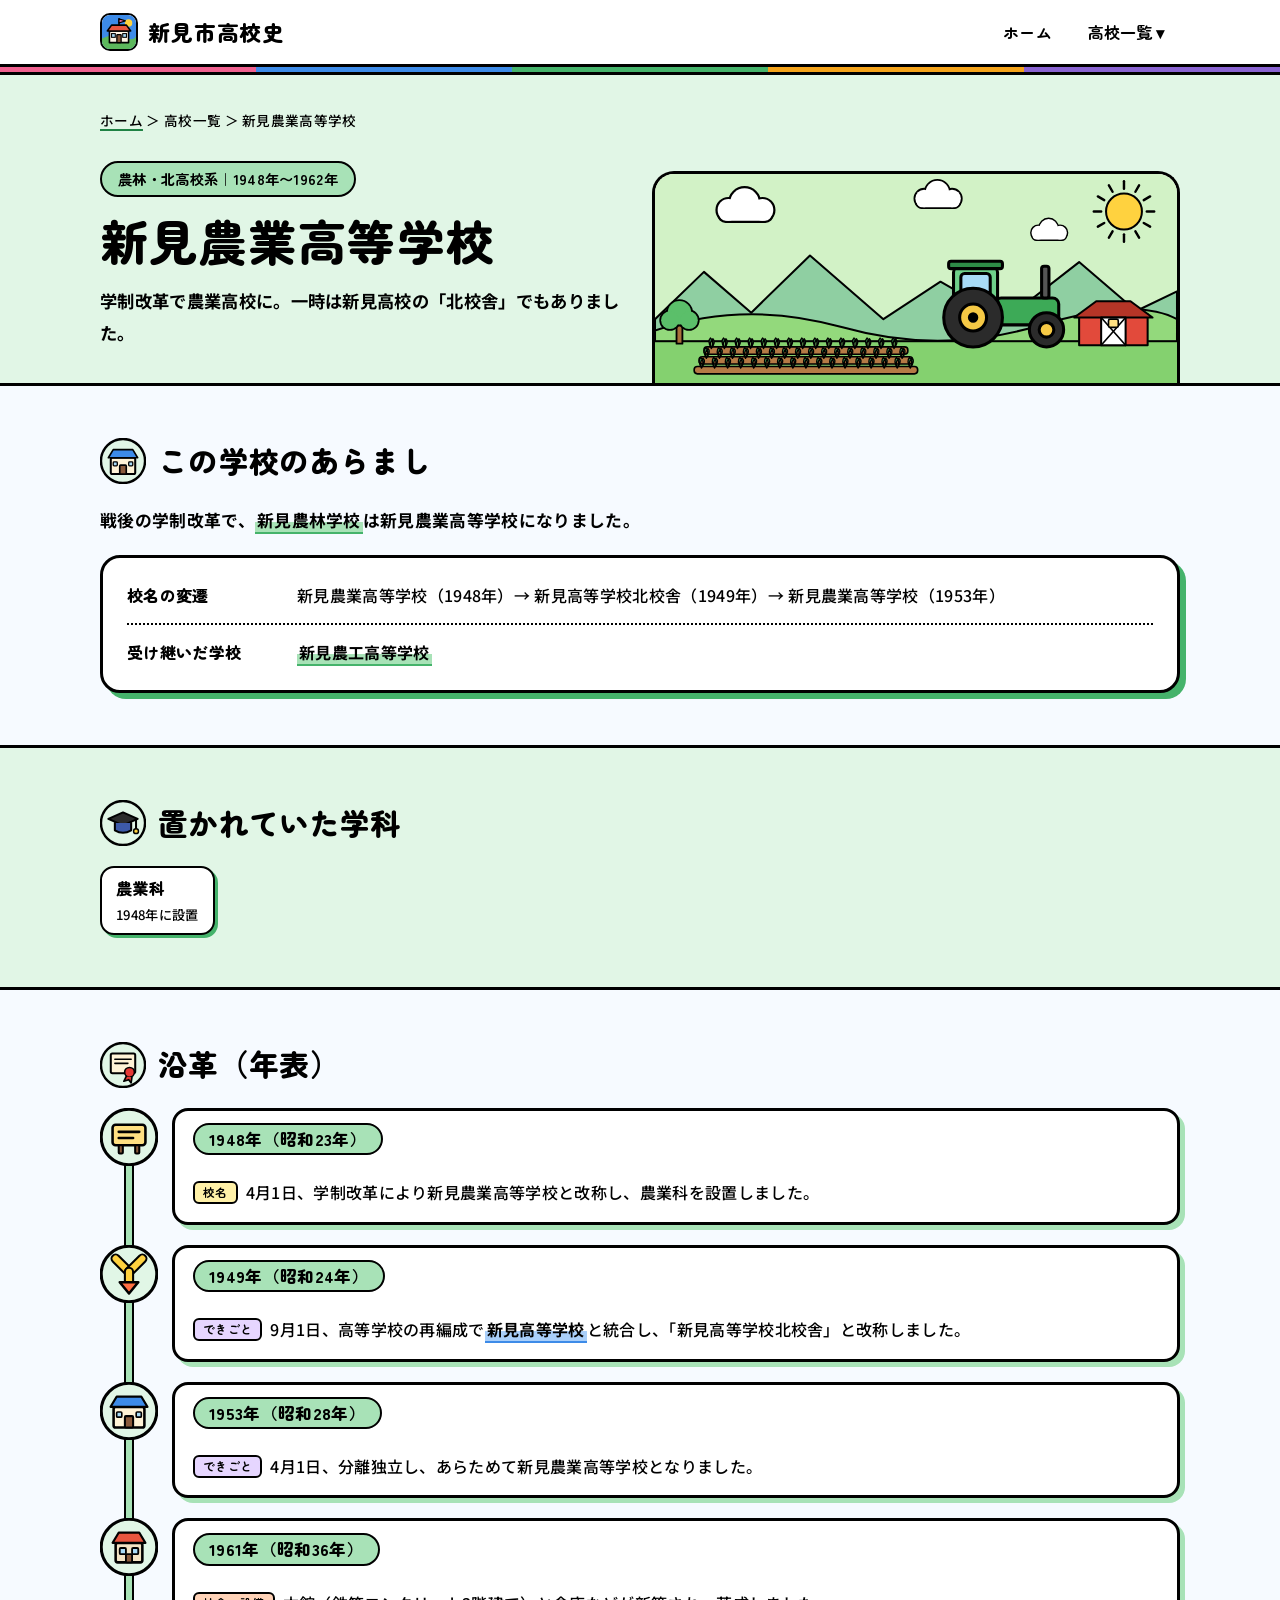
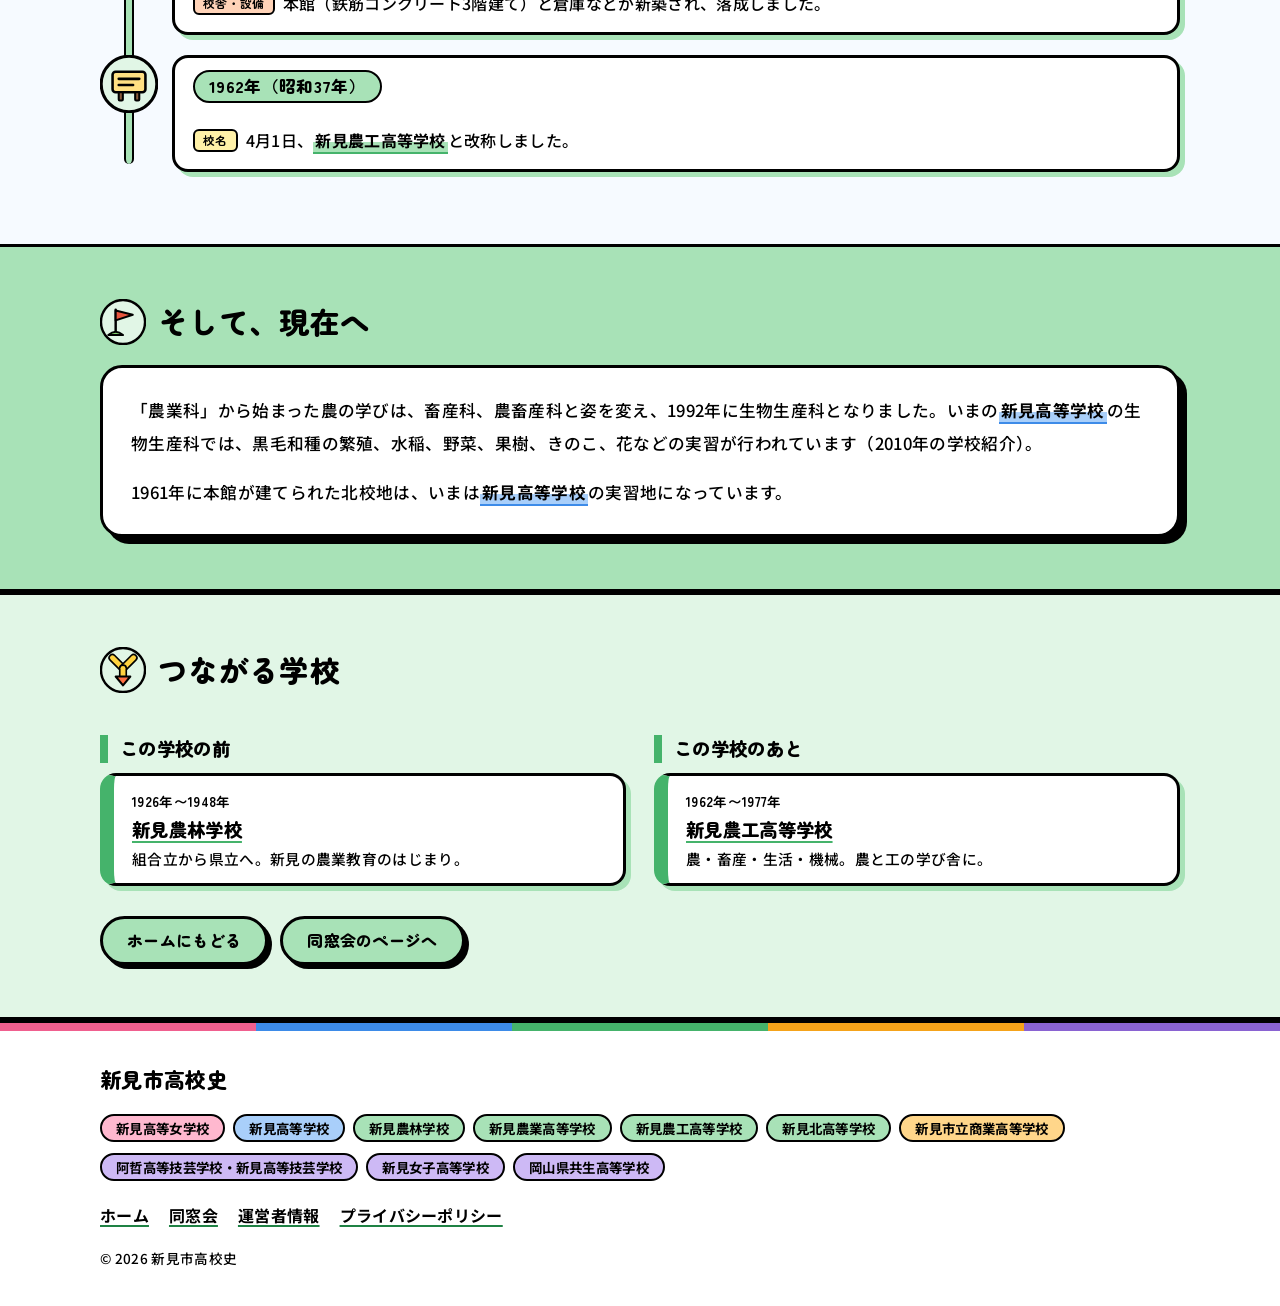
<file: school/nogyo.html>
<!DOCTYPE html>
<html lang="ja">
<head>
<meta charset="utf-8">
<meta name="viewport" content="width=device-width, initial-scale=1">
<title>新見農業高等学校の沿革｜新見市高校史</title>
<meta name="description" content="新見農業高等学校（1948年〜1962年）の沿革。学制改革で農業高校に。一時は新見高校の「北校舎」でもありました。">
<meta name="robots" content="noindex, follow">
<meta name="theme-color" content="#3D8BE8">
<link rel="icon" href="../favicon.ico" sizes="any">
<link rel="icon" href="../favicon.svg" type="image/svg+xml">
<link rel="apple-touch-icon" href="../apple-touch-icon.png">
<link rel="preconnect" href="https://fonts.googleapis.com">
<link rel="preconnect" href="https://fonts.gstatic.com" crossorigin>
<link href="https://fonts.googleapis.com/css2?family=Noto+Sans+JP:wght@400;500;700&family=Zen+Maru+Gothic:wght@500;700;900&display=swap" rel="stylesheet">
<link rel="stylesheet" href="../style.css">
<!-- 解析タグ（Googleアナリティクスなど）を使う場合は、ここに貼り付けます -->
</head>
<body class="t-green">
<a class="skip" href="#main">本文へ移動</a>
<header class="site-header">
  <div class="wrap bar">
    <a class="brand" href="../index.html"><img src="../favicon.svg" alt="" width="38" height="38"><span>新見市高校史</span></a>
    <nav class="gnav" aria-label="メインメニュー">
      <a href="../index.html">ホーム</a>
      <div class="dd">
        <button class="dd-btn" type="button" aria-expanded="false" aria-controls="dd-panel">高校一覧<span aria-hidden="true"> ▾</span></button>
        <div class="dd-panel" id="dd-panel" hidden><div class="dd-group t-rose"><p class="dd-title">女学校の系統</p><ul><li><a href="jogakko.html">新見高等女学校<small>1918年〜1948年</small></a></li></ul></div><div class="dd-group t-blue"><p class="dd-title">新見高校</p><ul><li><a href="niimi.html">新見高等学校<small>1948年〜現在</small></a></li></ul></div><div class="dd-group t-green"><p class="dd-title">農林・北高校の系統</p><ul><li><a href="norin.html">新見農林学校<small>1926年〜1948年</small></a></li><li><a href="nogyo.html">新見農業高等学校<small>1948年〜1962年</small></a></li><li><a href="nokou.html">新見農工高等学校<small>1962年〜1977年</small></a></li><li><a href="kita.html">新見北高等学校<small>1977年〜2007年</small></a></li></ul></div><div class="dd-group t-orange"><p class="dd-title">商業高校</p><ul><li><a href="shogyo.html">新見市立商業高等学校<small>〜1977年</small></a></li></ul></div><div class="dd-group t-purple"><p class="dd-title">技芸・共生の系統</p><ul><li><a href="gigei.html">阿哲高等技芸学校・新見高等技芸学校<small>1950年〜</small></a></li><li><a href="jyoshi.html">新見女子高等学校<small>1969年〜1996年</small></a></li><li><a href="kyousei.html">岡山県共生高等学校<small>1996年〜現在</small></a></li></ul></div></div>
      </div>
    </nav>
  </div>
  <div class="stripe" aria-hidden="true"></div>
</header>
<main id="main">
<section class="hero t-green">
  <div class="wrap hero-grid">
    <div class="hero-text">
      <p class="crumb"><a href="../index.html">ホーム</a> ＞ 高校一覧 ＞ 新見農業高等学校</p>
      <p class="badge">農林・北高校系｜1948年〜1962年</p>
      <h1>新見農業高等学校</h1>
      <p class="lead">学制改革で農業高校に。一時は新見高校の「北校舎」でもありました。</p>
      
    </div>
    <div class="hero-art"><svg class="ill" viewBox="0 0 640 260" xmlns="http://www.w3.org/2000/svg" role="img" aria-label="畑を耕すトラクターと納屋のイラスト"><rect width="640" height="260" fill="#D2F2C6"/><line x1="603.0" y1="46.0" x2="612.0" y2="46.0" stroke="#000" stroke-width="3" stroke-linecap="round"/><line x1="599.2487113059643" y1="60.0" x2="607.0429399400242" y2="64.5" stroke="#000" stroke-width="3" stroke-linecap="round"/><line x1="589.0" y1="70.24871130596428" x2="593.5" y2="78.04293994002423" stroke="#000" stroke-width="3" stroke-linecap="round"/><line x1="575.0" y1="74.0" x2="575.0" y2="83.0" stroke="#000" stroke-width="3" stroke-linecap="round"/><line x1="561.0" y1="70.24871130596429" x2="556.5" y2="78.04293994002424" stroke="#000" stroke-width="3" stroke-linecap="round"/><line x1="550.7512886940357" y1="60.0" x2="542.9570600599758" y2="64.5" stroke="#000" stroke-width="3" stroke-linecap="round"/><line x1="547.0" y1="46.0" x2="538.0" y2="46.00000000000001" stroke="#000" stroke-width="3" stroke-linecap="round"/><line x1="550.7512886940357" y1="31.999999999999996" x2="542.9570600599758" y2="27.499999999999996" stroke="#000" stroke-width="3" stroke-linecap="round"/><line x1="561.0" y1="21.751288694035726" x2="556.5" y2="13.957060059975781" stroke="#000" stroke-width="3" stroke-linecap="round"/><line x1="575.0" y1="18.0" x2="575.0" y2="9.0" stroke="#000" stroke-width="3" stroke-linecap="round"/><line x1="589.0" y1="21.75128869403572" x2="593.5" y2="13.957060059975774" stroke="#000" stroke-width="3" stroke-linecap="round"/><line x1="599.2487113059643" y1="31.999999999999986" x2="607.0429399400242" y2="27.499999999999982" stroke="#000" stroke-width="3" stroke-linecap="round"/><circle cx="575" cy="46" r="22" fill="#FFD23F" stroke="#000000" stroke-width="2.5" stroke-linejoin="round" stroke-linecap="round"/><g transform="translate(90 44) scale(1.1)" ><circle cx="0" cy="0" r="12" fill="#000000" stroke="#000000" stroke-width="5.0"/><circle cx="18" cy="-8" r="16" fill="#000000" stroke="#000000" stroke-width="5.0"/><circle cx="38" cy="0" r="12" fill="#000000" stroke="#000000" stroke-width="5.0"/><rect x="-10" y="-2" width="58" height="14" rx="7" fill="#000000" stroke="#000000" stroke-width="5.0"/><circle cx="0" cy="0" r="12" fill="#FFFFFF"/><circle cx="18" cy="-8" r="16" fill="#FFFFFF"/><circle cx="38" cy="0" r="12" fill="#FFFFFF"/><rect x="-10" y="-2" width="58" height="14" rx="7" fill="#FFFFFF"/></g><g transform="translate(330 30) scale(0.9)" ><circle cx="0" cy="0" r="12" fill="#000000" stroke="#000000" stroke-width="5.0"/><circle cx="18" cy="-8" r="16" fill="#000000" stroke="#000000" stroke-width="5.0"/><circle cx="38" cy="0" r="12" fill="#000000" stroke="#000000" stroke-width="5.0"/><rect x="-10" y="-2" width="58" height="14" rx="7" fill="#000000" stroke="#000000" stroke-width="5.0"/><circle cx="0" cy="0" r="12" fill="#FFFFFF"/><circle cx="18" cy="-8" r="16" fill="#FFFFFF"/><circle cx="38" cy="0" r="12" fill="#FFFFFF"/><rect x="-10" y="-2" width="58" height="14" rx="7" fill="#FFFFFF"/></g><g transform="translate(470 72) scale(0.7)" ><circle cx="0" cy="0" r="12" fill="#000000" stroke="#000000" stroke-width="5.0"/><circle cx="18" cy="-8" r="16" fill="#000000" stroke="#000000" stroke-width="5.0"/><circle cx="38" cy="0" r="12" fill="#000000" stroke="#000000" stroke-width="5.0"/><rect x="-10" y="-2" width="58" height="14" rx="7" fill="#000000" stroke="#000000" stroke-width="5.0"/><circle cx="0" cy="0" r="12" fill="#FFFFFF"/><circle cx="18" cy="-8" r="16" fill="#FFFFFF"/><circle cx="38" cy="0" r="12" fill="#FFFFFF"/><rect x="-10" y="-2" width="58" height="14" rx="7" fill="#FFFFFF"/></g><path d="M0,178 L60,120 L118,170 L190,100 L280,178 L350,132 L430,178 L520,108 L590,168 L640,144 L640,208 L0,208 Z" fill="#8FCFA2" stroke="#000000" stroke-width="2.5" stroke-linejoin="round" stroke-linecap="round"/><path d="M0,192 Q110,154 230,188 T470,186 T640,178 L640,260 L0,260 Z" fill="#93D97C" stroke="#000000" stroke-width="2.5" stroke-linejoin="round" stroke-linecap="round"/><rect x="-4" y="205" width="648" height="60" fill="#84D16F" stroke="#000000" stroke-width="2.5"/><rect x="60" y="212" width="250" height="9" rx="4" fill="#B57A45" stroke="#000000" stroke-width="2"/><path d="M69,214 q-5,-9 -1,-13 q5,4 1,13 M69,214 q6,-8 2,-12 q-5,4 -2,12" fill="#3FA45B" stroke="#000000" stroke-width="1.6" stroke-linejoin="round" stroke-linecap="round"/><path d="M85,214 q-5,-9 -1,-13 q5,4 1,13 M85,214 q6,-8 2,-12 q-5,4 -2,12" fill="#3FA45B" stroke="#000000" stroke-width="1.6" stroke-linejoin="round" stroke-linecap="round"/><path d="M101,214 q-5,-9 -1,-13 q5,4 1,13 M101,214 q6,-8 2,-12 q-5,4 -2,12" fill="#3FA45B" stroke="#000000" stroke-width="1.6" stroke-linejoin="round" stroke-linecap="round"/><path d="M117,214 q-5,-9 -1,-13 q5,4 1,13 M117,214 q6,-8 2,-12 q-5,4 -2,12" fill="#3FA45B" stroke="#000000" stroke-width="1.6" stroke-linejoin="round" stroke-linecap="round"/><path d="M133,214 q-5,-9 -1,-13 q5,4 1,13 M133,214 q6,-8 2,-12 q-5,4 -2,12" fill="#3FA45B" stroke="#000000" stroke-width="1.6" stroke-linejoin="round" stroke-linecap="round"/><path d="M149,214 q-5,-9 -1,-13 q5,4 1,13 M149,214 q6,-8 2,-12 q-5,4 -2,12" fill="#3FA45B" stroke="#000000" stroke-width="1.6" stroke-linejoin="round" stroke-linecap="round"/><path d="M165,214 q-5,-9 -1,-13 q5,4 1,13 M165,214 q6,-8 2,-12 q-5,4 -2,12" fill="#3FA45B" stroke="#000000" stroke-width="1.6" stroke-linejoin="round" stroke-linecap="round"/><path d="M181,214 q-5,-9 -1,-13 q5,4 1,13 M181,214 q6,-8 2,-12 q-5,4 -2,12" fill="#3FA45B" stroke="#000000" stroke-width="1.6" stroke-linejoin="round" stroke-linecap="round"/><path d="M197,214 q-5,-9 -1,-13 q5,4 1,13 M197,214 q6,-8 2,-12 q-5,4 -2,12" fill="#3FA45B" stroke="#000000" stroke-width="1.6" stroke-linejoin="round" stroke-linecap="round"/><path d="M213,214 q-5,-9 -1,-13 q5,4 1,13 M213,214 q6,-8 2,-12 q-5,4 -2,12" fill="#3FA45B" stroke="#000000" stroke-width="1.6" stroke-linejoin="round" stroke-linecap="round"/><path d="M229,214 q-5,-9 -1,-13 q5,4 1,13 M229,214 q6,-8 2,-12 q-5,4 -2,12" fill="#3FA45B" stroke="#000000" stroke-width="1.6" stroke-linejoin="round" stroke-linecap="round"/><path d="M245,214 q-5,-9 -1,-13 q5,4 1,13 M245,214 q6,-8 2,-12 q-5,4 -2,12" fill="#3FA45B" stroke="#000000" stroke-width="1.6" stroke-linejoin="round" stroke-linecap="round"/><path d="M261,214 q-5,-9 -1,-13 q5,4 1,13 M261,214 q6,-8 2,-12 q-5,4 -2,12" fill="#3FA45B" stroke="#000000" stroke-width="1.6" stroke-linejoin="round" stroke-linecap="round"/><path d="M277,214 q-5,-9 -1,-13 q5,4 1,13 M277,214 q6,-8 2,-12 q-5,4 -2,12" fill="#3FA45B" stroke="#000000" stroke-width="1.6" stroke-linejoin="round" stroke-linecap="round"/><path d="M293,214 q-5,-9 -1,-13 q5,4 1,13 M293,214 q6,-8 2,-12 q-5,4 -2,12" fill="#3FA45B" stroke="#000000" stroke-width="1.6" stroke-linejoin="round" stroke-linecap="round"/><rect x="54" y="224" width="262" height="9" rx="4" fill="#B57A45" stroke="#000000" stroke-width="2"/><path d="M63,226 q-5,-9 -1,-13 q5,4 1,13 M63,226 q6,-8 2,-12 q-5,4 -2,12" fill="#3FA45B" stroke="#000000" stroke-width="1.6" stroke-linejoin="round" stroke-linecap="round"/><path d="M79,226 q-5,-9 -1,-13 q5,4 1,13 M79,226 q6,-8 2,-12 q-5,4 -2,12" fill="#3FA45B" stroke="#000000" stroke-width="1.6" stroke-linejoin="round" stroke-linecap="round"/><path d="M95,226 q-5,-9 -1,-13 q5,4 1,13 M95,226 q6,-8 2,-12 q-5,4 -2,12" fill="#3FA45B" stroke="#000000" stroke-width="1.6" stroke-linejoin="round" stroke-linecap="round"/><path d="M111,226 q-5,-9 -1,-13 q5,4 1,13 M111,226 q6,-8 2,-12 q-5,4 -2,12" fill="#3FA45B" stroke="#000000" stroke-width="1.6" stroke-linejoin="round" stroke-linecap="round"/><path d="M127,226 q-5,-9 -1,-13 q5,4 1,13 M127,226 q6,-8 2,-12 q-5,4 -2,12" fill="#3FA45B" stroke="#000000" stroke-width="1.6" stroke-linejoin="round" stroke-linecap="round"/><path d="M143,226 q-5,-9 -1,-13 q5,4 1,13 M143,226 q6,-8 2,-12 q-5,4 -2,12" fill="#3FA45B" stroke="#000000" stroke-width="1.6" stroke-linejoin="round" stroke-linecap="round"/><path d="M159,226 q-5,-9 -1,-13 q5,4 1,13 M159,226 q6,-8 2,-12 q-5,4 -2,12" fill="#3FA45B" stroke="#000000" stroke-width="1.6" stroke-linejoin="round" stroke-linecap="round"/><path d="M175,226 q-5,-9 -1,-13 q5,4 1,13 M175,226 q6,-8 2,-12 q-5,4 -2,12" fill="#3FA45B" stroke="#000000" stroke-width="1.6" stroke-linejoin="round" stroke-linecap="round"/><path d="M191,226 q-5,-9 -1,-13 q5,4 1,13 M191,226 q6,-8 2,-12 q-5,4 -2,12" fill="#3FA45B" stroke="#000000" stroke-width="1.6" stroke-linejoin="round" stroke-linecap="round"/><path d="M207,226 q-5,-9 -1,-13 q5,4 1,13 M207,226 q6,-8 2,-12 q-5,4 -2,12" fill="#3FA45B" stroke="#000000" stroke-width="1.6" stroke-linejoin="round" stroke-linecap="round"/><path d="M223,226 q-5,-9 -1,-13 q5,4 1,13 M223,226 q6,-8 2,-12 q-5,4 -2,12" fill="#3FA45B" stroke="#000000" stroke-width="1.6" stroke-linejoin="round" stroke-linecap="round"/><path d="M239,226 q-5,-9 -1,-13 q5,4 1,13 M239,226 q6,-8 2,-12 q-5,4 -2,12" fill="#3FA45B" stroke="#000000" stroke-width="1.6" stroke-linejoin="round" stroke-linecap="round"/><path d="M255,226 q-5,-9 -1,-13 q5,4 1,13 M255,226 q6,-8 2,-12 q-5,4 -2,12" fill="#3FA45B" stroke="#000000" stroke-width="1.6" stroke-linejoin="round" stroke-linecap="round"/><path d="M271,226 q-5,-9 -1,-13 q5,4 1,13 M271,226 q6,-8 2,-12 q-5,4 -2,12" fill="#3FA45B" stroke="#000000" stroke-width="1.6" stroke-linejoin="round" stroke-linecap="round"/><path d="M287,226 q-5,-9 -1,-13 q5,4 1,13 M287,226 q6,-8 2,-12 q-5,4 -2,12" fill="#3FA45B" stroke="#000000" stroke-width="1.6" stroke-linejoin="round" stroke-linecap="round"/><path d="M303,226 q-5,-9 -1,-13 q5,4 1,13 M303,226 q6,-8 2,-12 q-5,4 -2,12" fill="#3FA45B" stroke="#000000" stroke-width="1.6" stroke-linejoin="round" stroke-linecap="round"/><rect x="48" y="236" width="274" height="9" rx="4" fill="#B57A45" stroke="#000000" stroke-width="2"/><path d="M57,238 q-5,-9 -1,-13 q5,4 1,13 M57,238 q6,-8 2,-12 q-5,4 -2,12" fill="#3FA45B" stroke="#000000" stroke-width="1.6" stroke-linejoin="round" stroke-linecap="round"/><path d="M73,238 q-5,-9 -1,-13 q5,4 1,13 M73,238 q6,-8 2,-12 q-5,4 -2,12" fill="#3FA45B" stroke="#000000" stroke-width="1.6" stroke-linejoin="round" stroke-linecap="round"/><path d="M89,238 q-5,-9 -1,-13 q5,4 1,13 M89,238 q6,-8 2,-12 q-5,4 -2,12" fill="#3FA45B" stroke="#000000" stroke-width="1.6" stroke-linejoin="round" stroke-linecap="round"/><path d="M105,238 q-5,-9 -1,-13 q5,4 1,13 M105,238 q6,-8 2,-12 q-5,4 -2,12" fill="#3FA45B" stroke="#000000" stroke-width="1.6" stroke-linejoin="round" stroke-linecap="round"/><path d="M121,238 q-5,-9 -1,-13 q5,4 1,13 M121,238 q6,-8 2,-12 q-5,4 -2,12" fill="#3FA45B" stroke="#000000" stroke-width="1.6" stroke-linejoin="round" stroke-linecap="round"/><path d="M137,238 q-5,-9 -1,-13 q5,4 1,13 M137,238 q6,-8 2,-12 q-5,4 -2,12" fill="#3FA45B" stroke="#000000" stroke-width="1.6" stroke-linejoin="round" stroke-linecap="round"/><path d="M153,238 q-5,-9 -1,-13 q5,4 1,13 M153,238 q6,-8 2,-12 q-5,4 -2,12" fill="#3FA45B" stroke="#000000" stroke-width="1.6" stroke-linejoin="round" stroke-linecap="round"/><path d="M169,238 q-5,-9 -1,-13 q5,4 1,13 M169,238 q6,-8 2,-12 q-5,4 -2,12" fill="#3FA45B" stroke="#000000" stroke-width="1.6" stroke-linejoin="round" stroke-linecap="round"/><path d="M185,238 q-5,-9 -1,-13 q5,4 1,13 M185,238 q6,-8 2,-12 q-5,4 -2,12" fill="#3FA45B" stroke="#000000" stroke-width="1.6" stroke-linejoin="round" stroke-linecap="round"/><path d="M201,238 q-5,-9 -1,-13 q5,4 1,13 M201,238 q6,-8 2,-12 q-5,4 -2,12" fill="#3FA45B" stroke="#000000" stroke-width="1.6" stroke-linejoin="round" stroke-linecap="round"/><path d="M217,238 q-5,-9 -1,-13 q5,4 1,13 M217,238 q6,-8 2,-12 q-5,4 -2,12" fill="#3FA45B" stroke="#000000" stroke-width="1.6" stroke-linejoin="round" stroke-linecap="round"/><path d="M233,238 q-5,-9 -1,-13 q5,4 1,13 M233,238 q6,-8 2,-12 q-5,4 -2,12" fill="#3FA45B" stroke="#000000" stroke-width="1.6" stroke-linejoin="round" stroke-linecap="round"/><path d="M249,238 q-5,-9 -1,-13 q5,4 1,13 M249,238 q6,-8 2,-12 q-5,4 -2,12" fill="#3FA45B" stroke="#000000" stroke-width="1.6" stroke-linejoin="round" stroke-linecap="round"/><path d="M265,238 q-5,-9 -1,-13 q5,4 1,13 M265,238 q6,-8 2,-12 q-5,4 -2,12" fill="#3FA45B" stroke="#000000" stroke-width="1.6" stroke-linejoin="round" stroke-linecap="round"/><path d="M281,238 q-5,-9 -1,-13 q5,4 1,13 M281,238 q6,-8 2,-12 q-5,4 -2,12" fill="#3FA45B" stroke="#000000" stroke-width="1.6" stroke-linejoin="round" stroke-linecap="round"/><path d="M297,238 q-5,-9 -1,-13 q5,4 1,13 M297,238 q6,-8 2,-12 q-5,4 -2,12" fill="#3FA45B" stroke="#000000" stroke-width="1.6" stroke-linejoin="round" stroke-linecap="round"/><path d="M313,238 q-5,-9 -1,-13 q5,4 1,13 M313,238 q6,-8 2,-12 q-5,4 -2,12" fill="#3FA45B" stroke="#000000" stroke-width="1.6" stroke-linejoin="round" stroke-linecap="round"/><g transform="translate(360 212) scale(1.5)" ><rect x="38" y="-40" width="52" height="22" rx="5" fill="#3DAA57" stroke="#000000" stroke-width="2.5" stroke-linejoin="round" stroke-linecap="round"/><rect x="4" y="-66" width="36" height="46" rx="5" fill="#6FD08A" stroke="#000000" stroke-width="2.5" stroke-linejoin="round" stroke-linecap="round"/><rect x="10" y="-60" width="24" height="20" rx="3" fill="#A8DBF7" stroke="#000000" stroke-width="2.5" stroke-linejoin="round" stroke-linecap="round"/><rect x="0" y="-70" width="44" height="6" rx="2" fill="#2E8B47" stroke="#000000" stroke-width="2.5" stroke-linejoin="round" stroke-linecap="round"/><rect x="76" y="-66" width="6" height="26" rx="2" fill="#555" stroke="#000000" stroke-width="2.5" stroke-linejoin="round" stroke-linecap="round"/><circle cx="20" cy="-24" r="24" fill="#2B2B2B" stroke="#000000" stroke-width="2.5" stroke-linejoin="round" stroke-linecap="round"/><circle cx="20" cy="-24" r="11" fill="#F6C945" stroke="#000000" stroke-width="2.5" stroke-linejoin="round" stroke-linecap="round"/><circle cx="20" cy="-24" r="3" fill="#000000" stroke="#000000" stroke-width="2.5" stroke-linejoin="round" stroke-linecap="round"/><circle cx="80" cy="-14" r="14" fill="#2B2B2B" stroke="#000000" stroke-width="2.5" stroke-linejoin="round" stroke-linecap="round"/><circle cx="80" cy="-14" r="6" fill="#F6C945" stroke="#000000" stroke-width="2.5" stroke-linejoin="round" stroke-linecap="round"/></g><rect x="520" y="172" width="84" height="38" rx="0" fill="#E24A3B" stroke="#000000" stroke-width="2.5" stroke-linejoin="round" stroke-linecap="round"/><path d="M514,176 L541.0,156 L583.0,156 L610,176 Z" fill="#B53527" stroke="#000000" stroke-width="2.5" stroke-linejoin="round" stroke-linecap="round"/><rect x="547.0" y="176" width="30" height="34" rx="0" fill="#FFFFFF" stroke="#000000" stroke-width="2.5" stroke-linejoin="round" stroke-linecap="round"/><line x1="547.0" y1="176" x2="577.0" y2="210" stroke="#000000" stroke-width="2" stroke-linecap="round"/><line x1="577.0" y1="176" x2="547.0" y2="210" stroke="#000000" stroke-width="2" stroke-linecap="round"/><rect x="556.0" y="178" width="12" height="10" rx="2" fill="#FFE082" stroke="#000000" stroke-width="2" stroke-linejoin="round" stroke-linecap="round"/><g transform="translate(30 208) scale(0.9)" ><rect x="-4" y="-26" width="8" height="26" rx="0" fill="#A9713B" stroke="#000000" stroke-width="2.5" stroke-linejoin="round" stroke-linecap="round"/><circle cx="0" cy="-42" r="16" fill="#000000" stroke="#000000" stroke-width="5.0"/><circle cx="-13" cy="-32" r="12" fill="#000000" stroke="#000000" stroke-width="5.0"/><circle cx="13" cy="-32" r="12" fill="#000000" stroke="#000000" stroke-width="5.0"/><circle cx="0" cy="-42" r="16" fill="#5BBF6A"/><circle cx="-13" cy="-32" r="12" fill="#5BBF6A"/><circle cx="13" cy="-32" r="12" fill="#5BBF6A"/></g></svg></div>
  </div>
</section>
<section class="sec">
  <div class="wrap">
    <h2 class="h2"><span class="h2-ico"><svg class="ico" viewBox="0 0 48 48" xmlns="http://www.w3.org/2000/svg" aria-hidden="true"><circle class="ico-bg" cx="24" cy="24" r="23" stroke="#000000" stroke-width="2.5"/><g transform="translate(3.6 3.6) scale(0.85)"><rect x="9" y="20" width="30" height="20" rx="2" fill="#FFF3D6" stroke="#000000" stroke-width="2.5" stroke-linejoin="round" stroke-linecap="round"/><polygon points="6,20 42,20 36,10 12,10" fill="#3D8BE8" stroke="#000000" stroke-width="2" stroke-linejoin="round" stroke-linecap="round"/><rect x="20" y="29" width="8" height="11" rx="1" fill="#8A5A3B" stroke="#000000" stroke-width="2" stroke-linejoin="round" stroke-linecap="round"/><rect x="12" y="25" width="5" height="5" rx="1" fill="#A8DBF7" stroke="#000000" stroke-width="1.6" stroke-linejoin="round" stroke-linecap="round"/><rect x="31" y="25" width="5" height="5" rx="1" fill="#A8DBF7" stroke="#000000" stroke-width="1.6" stroke-linejoin="round" stroke-linecap="round"/></g></svg></span>この学校のあらまし</h2>
    <p class="intro">戦後の学制改革で、<a class="sl t-green" href="norin.html">新見農林学校</a>は新見農業高等学校になりました。</p>
    <div class="card"><dl class="info"><div class="row"><dt>校名の変遷</dt><dd>新見農業高等学校（1948年）→ 新見高等学校北校舎（1949年）→ 新見農業高等学校（1953年）</dd></div><div class="row"><dt>受け継いだ学校</dt><dd><a class="sl t-green" href="nokou.html">新見農工高等学校</a></dd></div></dl></div>
    
  </div>
</section>
<section class="sec alt">
  <div class="wrap">
    <h2 class="h2"><span class="h2-ico"><svg class="ico" viewBox="0 0 48 48" xmlns="http://www.w3.org/2000/svg" aria-hidden="true"><circle class="ico-bg" cx="24" cy="24" r="23" stroke="#000000" stroke-width="2.5"/><g transform="translate(3.6 3.6) scale(0.85)"><polygon points="6,19 24,11 42,19 24,27" fill="#2B2B2B" stroke="#000000" stroke-width="2.5" stroke-linejoin="round" stroke-linecap="round"/><path d="M14,24 v9 q10,6 20,0 v-9" fill="#3D5AA8" stroke="#000000" stroke-width="2.5" stroke-linejoin="round" stroke-linecap="round"/><line x1="40" y1="20" x2="40" y2="32" stroke="#000000" stroke-width="2.5" stroke-linecap="round"/><circle cx="40" cy="34" r="3" fill="#FFD23F" stroke="#000000" stroke-width="1.8" stroke-linejoin="round" stroke-linecap="round"/></g></svg></span>置かれていた学科</h2>
    <ul class="chips"><li class="chip"><b>農業科</b><small>1948年に設置</small></li></ul>
    
    
  </div>
</section>
<section class="sec">
  <div class="wrap">
    <h2 class="h2"><span class="h2-ico"><svg class="ico" viewBox="0 0 48 48" xmlns="http://www.w3.org/2000/svg" aria-hidden="true"><circle class="ico-bg" cx="24" cy="24" r="23" stroke="#000000" stroke-width="2.5"/><g transform="translate(3.6 3.6) scale(0.85)"><rect x="9" y="10" width="30" height="24" rx="2" fill="#FFF3D6" stroke="#000000" stroke-width="2.5" stroke-linejoin="round" stroke-linecap="round"/><line x1="14" y1="17" x2="34" y2="17" stroke="#000000" stroke-width="2" stroke-linecap="round"/><line x1="14" y1="22" x2="30" y2="22" stroke="#000000" stroke-width="2" stroke-linecap="round"/><circle cx="32" cy="33" r="6" fill="#E53935" stroke="#000000" stroke-width="2" stroke-linejoin="round" stroke-linecap="round"/><path d="M28,38 l-3,6 l6,-2 l3,4 l1,-7" fill="#E53935" stroke="#000000" stroke-width="2" stroke-linejoin="round" stroke-linecap="round"/></g></svg></span>沿革（年表）</h2>
    
    <ol class="tl" data-tl><li class="ev tag-name" data-tag="name"><div class="ev-ico"><svg class="ico" viewBox="0 0 48 48" xmlns="http://www.w3.org/2000/svg" aria-hidden="true"><circle class="ico-bg" cx="24" cy="24" r="23" stroke="#000000" stroke-width="2.5"/><g transform="translate(3.6 3.6) scale(0.85)"><rect x="8" y="12" width="32" height="20" rx="3" fill="#FFE082" stroke="#000000" stroke-width="2.5" stroke-linejoin="round" stroke-linecap="round"/><line x1="14" y1="19" x2="34" y2="19" stroke="#000000" stroke-width="2.5" stroke-linecap="round"/><line x1="14" y1="25" x2="28" y2="25" stroke="#000000" stroke-width="2.5" stroke-linecap="round"/><rect x="14" y="32" width="4" height="8" rx="1" fill="#8A5A3B" stroke="#000000" stroke-width="2" stroke-linejoin="round" stroke-linecap="round"/><rect x="30" y="32" width="4" height="8" rx="1" fill="#8A5A3B" stroke="#000000" stroke-width="2" stroke-linejoin="round" stroke-linecap="round"/></g></svg></div><div class="ev-body"><p class="ev-year">1948年（昭和23年）</p><p class="ev-text"><span class="tag">校名</span>4月1日、学制改革により新見農業高等学校と改称し、農業科を設置しました。</p></div></li><li class="ev tag-event" data-tag="event"><div class="ev-ico"><svg class="ico" viewBox="0 0 48 48" xmlns="http://www.w3.org/2000/svg" aria-hidden="true"><circle class="ico-bg" cx="24" cy="24" r="23" stroke="#000000" stroke-width="2.5"/><g transform="translate(3.6 3.6) scale(0.85)"><line x1="11" y1="9" x2="24" y2="22" stroke="#000000" stroke-width="10" stroke-linecap="round"/><line x1="11" y1="9" x2="24" y2="22" stroke="#FFD23F" stroke-width="6" stroke-linecap="round"/><line x1="37" y1="9" x2="24" y2="22" stroke="#000000" stroke-width="10" stroke-linecap="round"/><line x1="37" y1="9" x2="24" y2="22" stroke="#FFD23F" stroke-width="6" stroke-linecap="round"/><line x1="24" y1="22" x2="24" y2="33" stroke="#000000" stroke-width="10" stroke-linecap="round"/><line x1="24" y1="22" x2="24" y2="33" stroke="#FFD23F" stroke-width="6" stroke-linecap="round"/><polygon points="15,32 33,32 24,43" fill="#FF7043" stroke="#000000" stroke-width="2.5" stroke-linejoin="round" stroke-linecap="round"/></g></svg></div><div class="ev-body"><p class="ev-year">1949年（昭和24年）</p><p class="ev-text"><span class="tag">できごと</span>9月1日、高等学校の再編成で<a class="sl t-blue" href="niimi.html">新見高等学校</a>と統合し、「新見高等学校北校舎」と改称しました。</p></div></li><li class="ev tag-event" data-tag="event"><div class="ev-ico"><svg class="ico" viewBox="0 0 48 48" xmlns="http://www.w3.org/2000/svg" aria-hidden="true"><circle class="ico-bg" cx="24" cy="24" r="23" stroke="#000000" stroke-width="2.5"/><g transform="translate(3.6 3.6) scale(0.85)"><rect x="9" y="20" width="30" height="20" rx="2" fill="#FFF3D6" stroke="#000000" stroke-width="2.5" stroke-linejoin="round" stroke-linecap="round"/><polygon points="6,20 42,20 36,10 12,10" fill="#3D8BE8" stroke="#000000" stroke-width="2" stroke-linejoin="round" stroke-linecap="round"/><rect x="20" y="29" width="8" height="11" rx="1" fill="#8A5A3B" stroke="#000000" stroke-width="2" stroke-linejoin="round" stroke-linecap="round"/><rect x="12" y="25" width="5" height="5" rx="1" fill="#A8DBF7" stroke="#000000" stroke-width="1.6" stroke-linejoin="round" stroke-linecap="round"/><rect x="31" y="25" width="5" height="5" rx="1" fill="#A8DBF7" stroke="#000000" stroke-width="1.6" stroke-linejoin="round" stroke-linecap="round"/></g></svg></div><div class="ev-body"><p class="ev-year">1953年（昭和28年）</p><p class="ev-text"><span class="tag">できごと</span>4月1日、分離独立し、あらためて新見農業高等学校となりました。</p></div></li><li class="ev tag-fac" data-tag="fac"><div class="ev-ico"><svg class="ico" viewBox="0 0 48 48" xmlns="http://www.w3.org/2000/svg" aria-hidden="true"><circle class="ico-bg" cx="24" cy="24" r="23" stroke="#000000" stroke-width="2.5"/><g transform="translate(3.6 3.6) scale(0.85)"><rect x="11" y="20" width="26" height="19" rx="2" fill="#F3E3C3" stroke="#000000" stroke-width="2.5" stroke-linejoin="round" stroke-linecap="round"/><polygon points="8,20 40,20 34,10 14,10" fill="#E8563F" stroke="#000000" stroke-width="2" stroke-linejoin="round" stroke-linecap="round"/><rect x="15" y="25" width="6" height="6" rx="1" fill="#A8DBF7" stroke="#000000" stroke-width="1.8" stroke-linejoin="round" stroke-linecap="round"/><rect x="27" y="25" width="6" height="6" rx="1" fill="#A8DBF7" stroke="#000000" stroke-width="1.8" stroke-linejoin="round" stroke-linecap="round"/><rect x="21" y="31" width="6" height="8" rx="1" fill="#8A5A3B" stroke="#000000" stroke-width="1.8" stroke-linejoin="round" stroke-linecap="round"/></g></svg></div><div class="ev-body"><p class="ev-year">1961年（昭和36年）</p><p class="ev-text"><span class="tag">校舎・設備</span>本館（鉄筋コンクリート3階建て）と倉庫などが新築され、落成しました。</p></div></li><li class="ev tag-name" data-tag="name"><div class="ev-ico"><svg class="ico" viewBox="0 0 48 48" xmlns="http://www.w3.org/2000/svg" aria-hidden="true"><circle class="ico-bg" cx="24" cy="24" r="23" stroke="#000000" stroke-width="2.5"/><g transform="translate(3.6 3.6) scale(0.85)"><rect x="8" y="12" width="32" height="20" rx="3" fill="#FFE082" stroke="#000000" stroke-width="2.5" stroke-linejoin="round" stroke-linecap="round"/><line x1="14" y1="19" x2="34" y2="19" stroke="#000000" stroke-width="2.5" stroke-linecap="round"/><line x1="14" y1="25" x2="28" y2="25" stroke="#000000" stroke-width="2.5" stroke-linecap="round"/><rect x="14" y="32" width="4" height="8" rx="1" fill="#8A5A3B" stroke="#000000" stroke-width="2" stroke-linejoin="round" stroke-linecap="round"/><rect x="30" y="32" width="4" height="8" rx="1" fill="#8A5A3B" stroke="#000000" stroke-width="2" stroke-linejoin="round" stroke-linecap="round"/></g></svg></div><div class="ev-body"><p class="ev-year">1962年（昭和37年）</p><p class="ev-text"><span class="tag">校名</span>4月1日、<a class="sl t-green" href="nokou.html">新見農工高等学校</a>と改称しました。</p></div></li></ol>
  </div>
</section>
<section class="sec now">
  <div class="wrap">
    <h2 class="h2"><span class="h2-ico"><svg class="ico" viewBox="0 0 48 48" xmlns="http://www.w3.org/2000/svg" aria-hidden="true"><circle class="ico-bg" cx="24" cy="24" r="23" stroke="#000000" stroke-width="2.5"/><g transform="translate(3.6 3.6) scale(0.85)"><line x1="15" y1="9" x2="15" y2="38" stroke="#000000" stroke-width="3" stroke-linecap="round"/><polygon points="15,10 36,15 15,22" fill="#E8563F" stroke="#000000" stroke-width="2.5" stroke-linejoin="round" stroke-linecap="round"/><path d="M6,40 q9,-8 18,0 z" fill="#84D16F" stroke="#000000" stroke-width="2.5" stroke-linejoin="round" stroke-linecap="round"/></g></svg></span>そして、現在へ</h2>
    <div class="now-box"><p>「農業科」から始まった農の学びは、畜産科、農畜産科と姿を変え、1992年に生物生産科となりました。いまの<a class="sl t-blue" href="niimi.html">新見高等学校</a>の生物生産科では、黒毛和種の繁殖、水稲、野菜、果樹、きのこ、花などの実習が行われています（2010年の学校紹介）。</p><p>1961年に本館が建てられた北校地は、いまは<a class="sl t-blue" href="niimi.html">新見高等学校</a>の実習地になっています。</p></div>
  </div>
</section>
<section class="sec alt">
  <div class="wrap">
    <h2 class="h2"><span class="h2-ico"><svg class="ico" viewBox="0 0 48 48" xmlns="http://www.w3.org/2000/svg" aria-hidden="true"><circle class="ico-bg" cx="24" cy="24" r="23" stroke="#000000" stroke-width="2.5"/><g transform="translate(3.6 3.6) scale(0.85)"><line x1="11" y1="9" x2="24" y2="22" stroke="#000000" stroke-width="10" stroke-linecap="round"/><line x1="11" y1="9" x2="24" y2="22" stroke="#FFD23F" stroke-width="6" stroke-linecap="round"/><line x1="37" y1="9" x2="24" y2="22" stroke="#000000" stroke-width="10" stroke-linecap="round"/><line x1="37" y1="9" x2="24" y2="22" stroke="#FFD23F" stroke-width="6" stroke-linecap="round"/><line x1="24" y1="22" x2="24" y2="33" stroke="#000000" stroke-width="10" stroke-linecap="round"/><line x1="24" y1="22" x2="24" y2="33" stroke="#FFD23F" stroke-width="6" stroke-linecap="round"/><polygon points="15,32 33,32 24,43" fill="#FF7043" stroke="#000000" stroke-width="2.5" stroke-linejoin="round" stroke-linecap="round"/></g></svg></span>つながる学校</h2>
    <div class="cols2">
      <div><h3 class="h3">この学校の前</h3><div class="flows"><a class="flow t-green" href="norin.html"><span class="flow-period">1926年〜1948年</span><strong>新見農林学校</strong><span class="flow-one">組合立から県立へ。新見の農業教育のはじまり。</span></a></div></div>
      <div><h3 class="h3">この学校のあと</h3><div class="flows"><a class="flow t-green" href="nokou.html"><span class="flow-period">1962年〜1977年</span><strong>新見農工高等学校</strong><span class="flow-one">農・畜産・生活・機械。農と工の学び舎に。</span></a></div></div>
    </div>
    <p class="back"><a class="btn" href="../index.html">ホームにもどる</a> <a class="btn" href="../alumni.html">同窓会のページへ</a></p>
  </div>
</section>
</main>
<footer class="site-footer">
  <div class="stripe" aria-hidden="true"></div>
  <div class="wrap">
    <p class="foot-title">新見市高校史</p>
    <ul class="foot-chips"><li><a class="fchip t-rose" href="jogakko.html">新見高等女学校</a></li><li><a class="fchip t-blue" href="niimi.html">新見高等学校</a></li><li><a class="fchip t-green" href="norin.html">新見農林学校</a></li><li><a class="fchip t-green" href="nogyo.html">新見農業高等学校</a></li><li><a class="fchip t-green" href="nokou.html">新見農工高等学校</a></li><li><a class="fchip t-green" href="kita.html">新見北高等学校</a></li><li><a class="fchip t-orange" href="shogyo.html">新見市立商業高等学校</a></li><li><a class="fchip t-purple" href="gigei.html">阿哲高等技芸学校・新見高等技芸学校</a></li><li><a class="fchip t-purple" href="jyoshi.html">新見女子高等学校</a></li><li><a class="fchip t-purple" href="kyousei.html">岡山県共生高等学校</a></li></ul>
    <ul class="foot-links">
      <li><a href="../index.html">ホーム</a></li>
      <li><a href="../alumni.html">同窓会</a></li>
      <li><a href="../operator.html">運営者情報</a></li>
      <li><a href="../privacy.html">プライバシーポリシー</a></li>
    </ul>
    <p class="copy">© 2026 新見市高校史</p>
  </div>
</footer>
<script src="../script.js" defer></script>
</body>
</html>
</file>
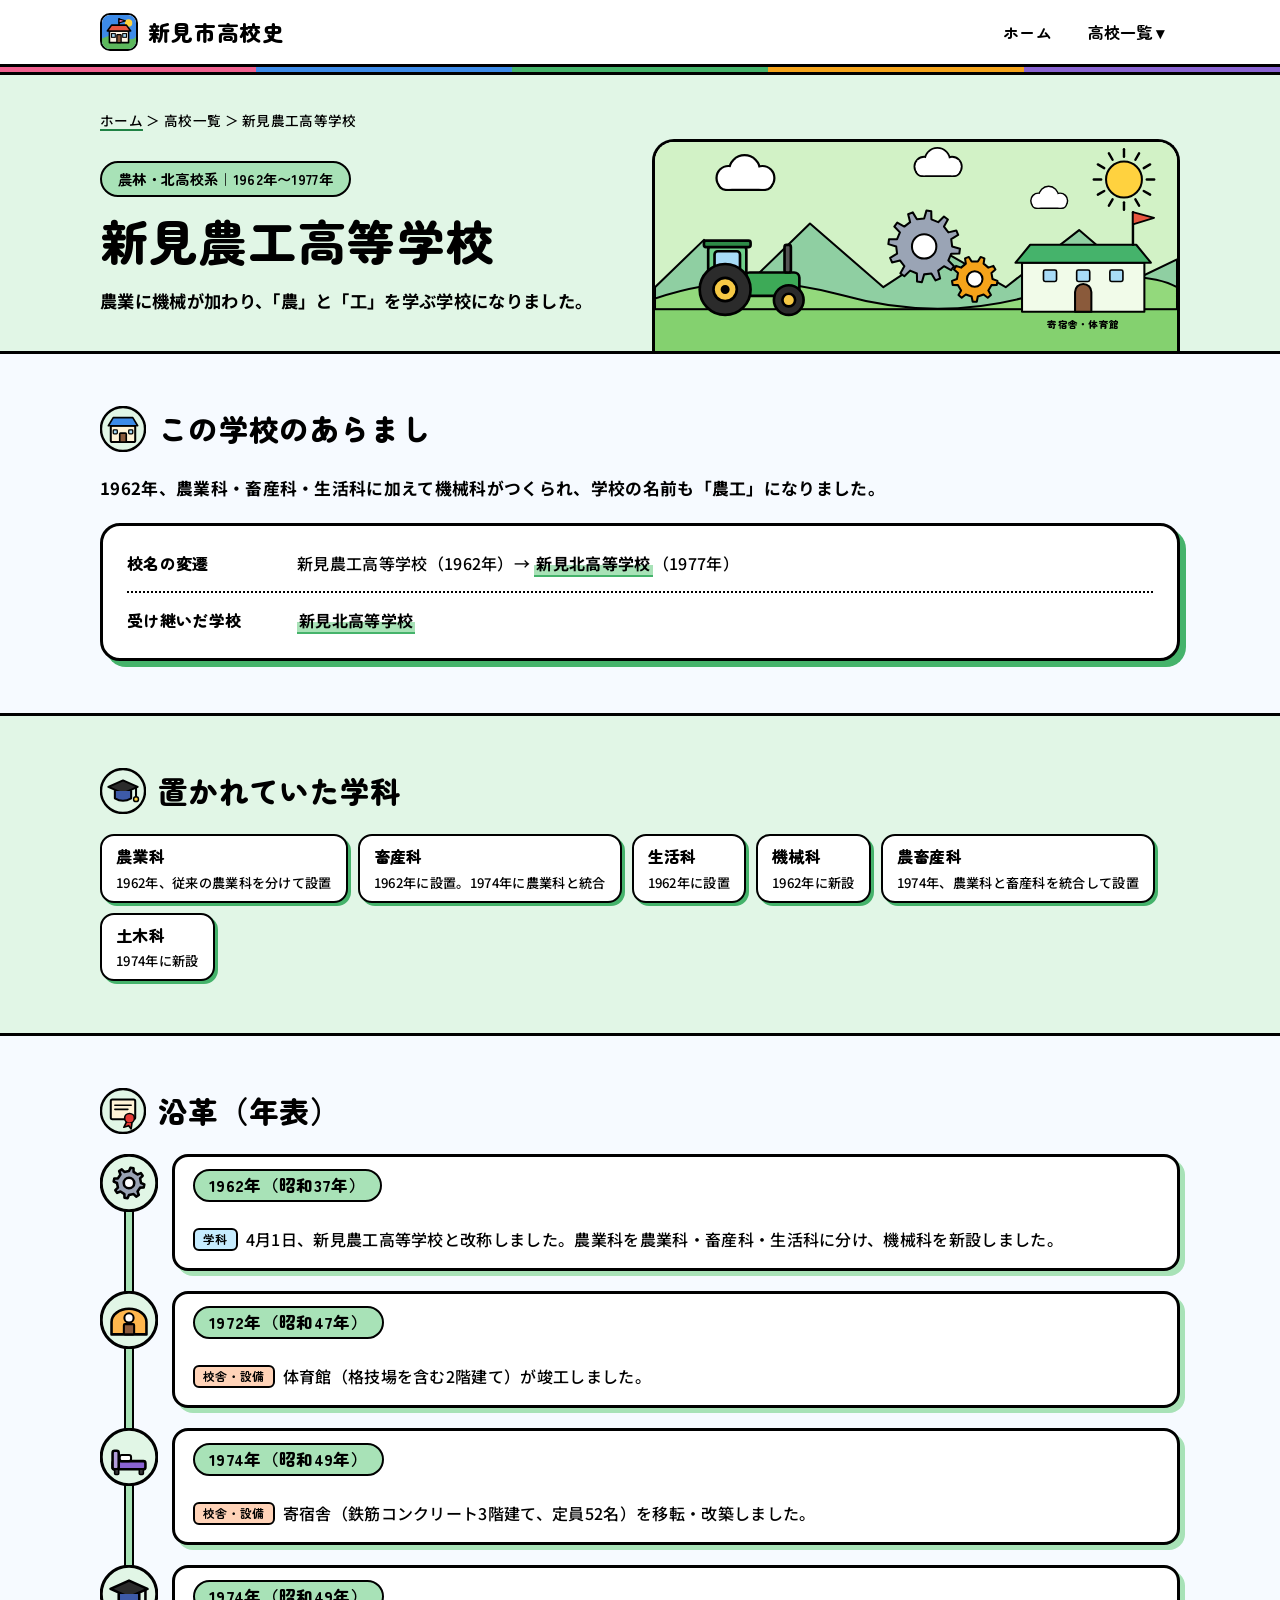
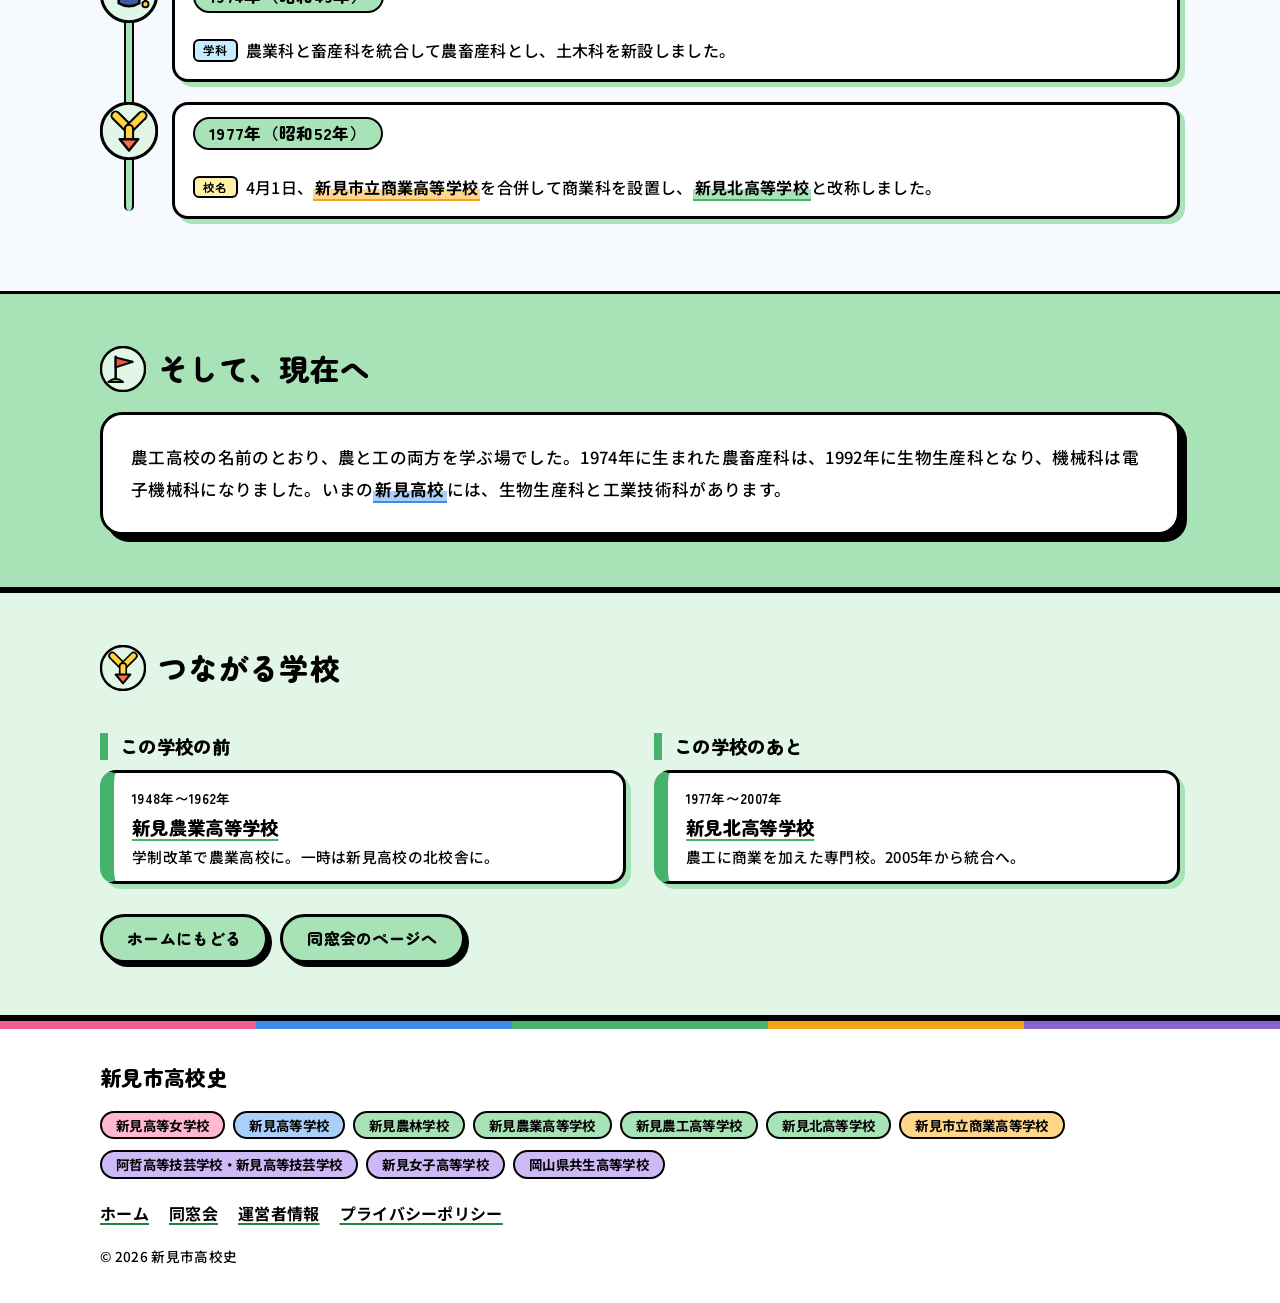
<file: school/nokou.html>
<!DOCTYPE html>
<html lang="ja">
<head>
<meta charset="utf-8">
<meta name="viewport" content="width=device-width, initial-scale=1">
<title>新見農工高等学校の沿革｜新見市高校史</title>
<meta name="description" content="新見農工高等学校（1962年〜1977年）の沿革。農業に機械が加わり、「農」と「工」を学ぶ学校になりました。">
<meta name="robots" content="noindex, follow">
<meta name="theme-color" content="#3D8BE8">
<link rel="icon" href="../favicon.ico" sizes="any">
<link rel="icon" href="../favicon.svg" type="image/svg+xml">
<link rel="apple-touch-icon" href="../apple-touch-icon.png">
<link rel="preconnect" href="https://fonts.googleapis.com">
<link rel="preconnect" href="https://fonts.gstatic.com" crossorigin>
<link href="https://fonts.googleapis.com/css2?family=Noto+Sans+JP:wght@400;500;700&family=Zen+Maru+Gothic:wght@500;700;900&display=swap" rel="stylesheet">
<link rel="stylesheet" href="../style.css">
<!-- 解析タグ（Googleアナリティクスなど）を使う場合は、ここに貼り付けます -->
</head>
<body class="t-green">
<a class="skip" href="#main">本文へ移動</a>
<header class="site-header">
  <div class="wrap bar">
    <a class="brand" href="../index.html"><img src="../favicon.svg" alt="" width="38" height="38"><span>新見市高校史</span></a>
    <nav class="gnav" aria-label="メインメニュー">
      <a href="../index.html">ホーム</a>
      <div class="dd">
        <button class="dd-btn" type="button" aria-expanded="false" aria-controls="dd-panel">高校一覧<span aria-hidden="true"> ▾</span></button>
        <div class="dd-panel" id="dd-panel" hidden><div class="dd-group t-rose"><p class="dd-title">女学校の系統</p><ul><li><a href="jogakko.html">新見高等女学校<small>1918年〜1948年</small></a></li></ul></div><div class="dd-group t-blue"><p class="dd-title">新見高校</p><ul><li><a href="niimi.html">新見高等学校<small>1948年〜現在</small></a></li></ul></div><div class="dd-group t-green"><p class="dd-title">農林・北高校の系統</p><ul><li><a href="norin.html">新見農林学校<small>1926年〜1948年</small></a></li><li><a href="nogyo.html">新見農業高等学校<small>1948年〜1962年</small></a></li><li><a href="nokou.html">新見農工高等学校<small>1962年〜1977年</small></a></li><li><a href="kita.html">新見北高等学校<small>1977年〜2007年</small></a></li></ul></div><div class="dd-group t-orange"><p class="dd-title">商業高校</p><ul><li><a href="shogyo.html">新見市立商業高等学校<small>〜1977年</small></a></li></ul></div><div class="dd-group t-purple"><p class="dd-title">技芸・共生の系統</p><ul><li><a href="gigei.html">阿哲高等技芸学校・新見高等技芸学校<small>1950年〜</small></a></li><li><a href="jyoshi.html">新見女子高等学校<small>1969年〜1996年</small></a></li><li><a href="kyousei.html">岡山県共生高等学校<small>1996年〜現在</small></a></li></ul></div></div>
      </div>
    </nav>
  </div>
  <div class="stripe" aria-hidden="true"></div>
</header>
<main id="main">
<section class="hero t-green">
  <div class="wrap hero-grid">
    <div class="hero-text">
      <p class="crumb"><a href="../index.html">ホーム</a> ＞ 高校一覧 ＞ 新見農工高等学校</p>
      <p class="badge">農林・北高校系｜1962年〜1977年</p>
      <h1>新見農工高等学校</h1>
      <p class="lead">農業に機械が加わり、「農」と「工」を学ぶ学校になりました。</p>
      
    </div>
    <div class="hero-art"><svg class="ill" viewBox="0 0 640 260" xmlns="http://www.w3.org/2000/svg" role="img" aria-label="トラクターと歯車、校舎のイラスト"><rect width="640" height="260" fill="#D2F2C6"/><line x1="603.0" y1="46.0" x2="612.0" y2="46.0" stroke="#000" stroke-width="3" stroke-linecap="round"/><line x1="599.2487113059643" y1="60.0" x2="607.0429399400242" y2="64.5" stroke="#000" stroke-width="3" stroke-linecap="round"/><line x1="589.0" y1="70.24871130596428" x2="593.5" y2="78.04293994002423" stroke="#000" stroke-width="3" stroke-linecap="round"/><line x1="575.0" y1="74.0" x2="575.0" y2="83.0" stroke="#000" stroke-width="3" stroke-linecap="round"/><line x1="561.0" y1="70.24871130596429" x2="556.5" y2="78.04293994002424" stroke="#000" stroke-width="3" stroke-linecap="round"/><line x1="550.7512886940357" y1="60.0" x2="542.9570600599758" y2="64.5" stroke="#000" stroke-width="3" stroke-linecap="round"/><line x1="547.0" y1="46.0" x2="538.0" y2="46.00000000000001" stroke="#000" stroke-width="3" stroke-linecap="round"/><line x1="550.7512886940357" y1="31.999999999999996" x2="542.9570600599758" y2="27.499999999999996" stroke="#000" stroke-width="3" stroke-linecap="round"/><line x1="561.0" y1="21.751288694035726" x2="556.5" y2="13.957060059975781" stroke="#000" stroke-width="3" stroke-linecap="round"/><line x1="575.0" y1="18.0" x2="575.0" y2="9.0" stroke="#000" stroke-width="3" stroke-linecap="round"/><line x1="589.0" y1="21.75128869403572" x2="593.5" y2="13.957060059975774" stroke="#000" stroke-width="3" stroke-linecap="round"/><line x1="599.2487113059643" y1="31.999999999999986" x2="607.0429399400242" y2="27.499999999999982" stroke="#000" stroke-width="3" stroke-linecap="round"/><circle cx="575" cy="46" r="22" fill="#FFD23F" stroke="#000000" stroke-width="2.5" stroke-linejoin="round" stroke-linecap="round"/><g transform="translate(90 44) scale(1.1)" ><circle cx="0" cy="0" r="12" fill="#000000" stroke="#000000" stroke-width="5.0"/><circle cx="18" cy="-8" r="16" fill="#000000" stroke="#000000" stroke-width="5.0"/><circle cx="38" cy="0" r="12" fill="#000000" stroke="#000000" stroke-width="5.0"/><rect x="-10" y="-2" width="58" height="14" rx="7" fill="#000000" stroke="#000000" stroke-width="5.0"/><circle cx="0" cy="0" r="12" fill="#FFFFFF"/><circle cx="18" cy="-8" r="16" fill="#FFFFFF"/><circle cx="38" cy="0" r="12" fill="#FFFFFF"/><rect x="-10" y="-2" width="58" height="14" rx="7" fill="#FFFFFF"/></g><g transform="translate(330 30) scale(0.9)" ><circle cx="0" cy="0" r="12" fill="#000000" stroke="#000000" stroke-width="5.0"/><circle cx="18" cy="-8" r="16" fill="#000000" stroke="#000000" stroke-width="5.0"/><circle cx="38" cy="0" r="12" fill="#000000" stroke="#000000" stroke-width="5.0"/><rect x="-10" y="-2" width="58" height="14" rx="7" fill="#000000" stroke="#000000" stroke-width="5.0"/><circle cx="0" cy="0" r="12" fill="#FFFFFF"/><circle cx="18" cy="-8" r="16" fill="#FFFFFF"/><circle cx="38" cy="0" r="12" fill="#FFFFFF"/><rect x="-10" y="-2" width="58" height="14" rx="7" fill="#FFFFFF"/></g><g transform="translate(470 72) scale(0.7)" ><circle cx="0" cy="0" r="12" fill="#000000" stroke="#000000" stroke-width="5.0"/><circle cx="18" cy="-8" r="16" fill="#000000" stroke="#000000" stroke-width="5.0"/><circle cx="38" cy="0" r="12" fill="#000000" stroke="#000000" stroke-width="5.0"/><rect x="-10" y="-2" width="58" height="14" rx="7" fill="#000000" stroke="#000000" stroke-width="5.0"/><circle cx="0" cy="0" r="12" fill="#FFFFFF"/><circle cx="18" cy="-8" r="16" fill="#FFFFFF"/><circle cx="38" cy="0" r="12" fill="#FFFFFF"/><rect x="-10" y="-2" width="58" height="14" rx="7" fill="#FFFFFF"/></g><path d="M0,178 L60,120 L118,170 L190,100 L280,178 L350,132 L430,178 L520,108 L590,168 L640,144 L640,208 L0,208 Z" fill="#8FCFA2" stroke="#000000" stroke-width="2.5" stroke-linejoin="round" stroke-linecap="round"/><path d="M0,192 Q110,154 230,188 T470,186 T640,178 L640,260 L0,260 Z" fill="#93D97C" stroke="#000000" stroke-width="2.5" stroke-linejoin="round" stroke-linecap="round"/><rect x="-4" y="205" width="648" height="60" fill="#84D16F" stroke="#000000" stroke-width="2.5"/><g transform="translate(60 212) scale(1.3)" ><rect x="38" y="-40" width="52" height="22" rx="5" fill="#3DAA57" stroke="#000000" stroke-width="2.5" stroke-linejoin="round" stroke-linecap="round"/><rect x="4" y="-66" width="36" height="46" rx="5" fill="#6FD08A" stroke="#000000" stroke-width="2.5" stroke-linejoin="round" stroke-linecap="round"/><rect x="10" y="-60" width="24" height="20" rx="3" fill="#A8DBF7" stroke="#000000" stroke-width="2.5" stroke-linejoin="round" stroke-linecap="round"/><rect x="0" y="-70" width="44" height="6" rx="2" fill="#2E8B47" stroke="#000000" stroke-width="2.5" stroke-linejoin="round" stroke-linecap="round"/><rect x="76" y="-66" width="6" height="26" rx="2" fill="#555" stroke="#000000" stroke-width="2.5" stroke-linejoin="round" stroke-linecap="round"/><circle cx="20" cy="-24" r="24" fill="#2B2B2B" stroke="#000000" stroke-width="2.5" stroke-linejoin="round" stroke-linecap="round"/><circle cx="20" cy="-24" r="11" fill="#F6C945" stroke="#000000" stroke-width="2.5" stroke-linejoin="round" stroke-linecap="round"/><circle cx="20" cy="-24" r="3" fill="#000000" stroke="#000000" stroke-width="2.5" stroke-linejoin="round" stroke-linecap="round"/><circle cx="80" cy="-14" r="14" fill="#2B2B2B" stroke="#000000" stroke-width="2.5" stroke-linejoin="round" stroke-linecap="round"/><circle cx="80" cy="-14" r="6" fill="#F6C945" stroke="#000000" stroke-width="2.5" stroke-linejoin="round" stroke-linecap="round"/></g><polygon points="364.3,128.0 373.9,130.8 373.1,136.7 363.2,136.9 359.7,145.2 366.6,152.3 363.0,157.1 354.3,152.3 347.2,157.7 349.6,167.4 344.0,169.7 338.9,161.2 330.0,162.3 327.2,171.9 321.3,171.1 321.1,161.2 312.8,157.7 305.7,164.6 300.9,161.0 305.7,152.3 300.3,145.2 290.6,147.6 288.3,142.0 296.8,136.9 295.7,128.0 286.1,125.2 286.9,119.3 296.8,119.1 300.3,110.8 293.4,103.7 297.0,98.9 305.7,103.7 312.8,98.3 310.4,88.6 316.0,86.3 321.1,94.8 330.0,93.7 332.8,84.1 338.7,84.9 338.9,94.8 347.2,98.3 354.3,91.4 359.1,95.0 354.3,103.7 359.7,110.8 369.4,108.4 371.7,114.0 363.2,119.1" fill="#9AA4B5" stroke="#000000" stroke-width="2.5" stroke-linejoin="round" stroke-linecap="round"/><circle cx="330" cy="128" r="14.96" fill="#FFFFFF" stroke="#000000" stroke-width="2.5" stroke-linejoin="round" stroke-linecap="round"/><polygon points="413.8,168.0 419.9,170.3 419.0,175.3 412.5,175.5 408.7,182.0 411.9,187.7 408.0,191.0 402.9,186.9 395.8,189.5 394.5,195.9 389.5,195.9 388.2,189.5 381.1,186.9 376.0,191.0 372.1,187.7 375.3,182.0 371.5,175.5 365.0,175.3 364.1,170.3 370.2,168.0 371.5,160.5 366.6,156.3 369.1,151.9 375.3,154.0 381.1,149.1 380.1,142.7 384.8,140.9 388.2,146.5 395.8,146.5 399.2,140.9 403.9,142.7 402.9,149.1 408.7,154.0 414.9,151.9 417.4,156.3 412.5,160.5" fill="#F5A31A" stroke="#000000" stroke-width="2.5" stroke-linejoin="round" stroke-linecap="round"/><circle cx="392" cy="168" r="9.520000000000001" fill="#FFFFFF" stroke="#000000" stroke-width="2.5" stroke-linejoin="round" stroke-linecap="round"/><rect x="450" y="148" width="150" height="60" rx="0" fill="#F1FBE9" stroke="#000000" stroke-width="2.5" stroke-linejoin="round" stroke-linecap="round"/><polygon points="442,148 608,148 590,126 460,126" fill="#45B36B" stroke="#000000" stroke-width="2.5" stroke-linejoin="round" stroke-linecap="round"/><rect x="476.3" y="157" width="16" height="14" rx="2" fill="#A8DBF7" stroke="#000000" stroke-width="2" stroke-linejoin="round" stroke-linecap="round"/><rect x="517.0" y="157" width="16" height="14" rx="2" fill="#A8DBF7" stroke="#000000" stroke-width="2" stroke-linejoin="round" stroke-linecap="round"/><rect x="557.7" y="157" width="16" height="14" rx="2" fill="#A8DBF7" stroke="#000000" stroke-width="2" stroke-linejoin="round" stroke-linecap="round"/><path d="M515.0,208 v-24 a10,10 0 0 1 20,0 v24 z" fill="#8A5A3B" stroke="#000000" stroke-width="2.5" stroke-linejoin="round" stroke-linecap="round"/><line x1="586" y1="126" x2="586" y2="86" stroke="#000000" stroke-width="3" stroke-linecap="round"/><polygon points="586,86 612,93 586,101" fill="#E8563F" stroke="#000000" stroke-width="2" stroke-linejoin="round" stroke-linecap="round"/><g transform="translate(525 228) scale(1)" ><text x="0" y="0" text-anchor="middle" font-size="12" font-weight="800" fill="#000000" font-family="'Zen Maru Gothic','Noto Sans JP',sans-serif">寄宿舎・体育館</text></g></svg></div>
  </div>
</section>
<section class="sec">
  <div class="wrap">
    <h2 class="h2"><span class="h2-ico"><svg class="ico" viewBox="0 0 48 48" xmlns="http://www.w3.org/2000/svg" aria-hidden="true"><circle class="ico-bg" cx="24" cy="24" r="23" stroke="#000000" stroke-width="2.5"/><g transform="translate(3.6 3.6) scale(0.85)"><rect x="9" y="20" width="30" height="20" rx="2" fill="#FFF3D6" stroke="#000000" stroke-width="2.5" stroke-linejoin="round" stroke-linecap="round"/><polygon points="6,20 42,20 36,10 12,10" fill="#3D8BE8" stroke="#000000" stroke-width="2" stroke-linejoin="round" stroke-linecap="round"/><rect x="20" y="29" width="8" height="11" rx="1" fill="#8A5A3B" stroke="#000000" stroke-width="2" stroke-linejoin="round" stroke-linecap="round"/><rect x="12" y="25" width="5" height="5" rx="1" fill="#A8DBF7" stroke="#000000" stroke-width="1.6" stroke-linejoin="round" stroke-linecap="round"/><rect x="31" y="25" width="5" height="5" rx="1" fill="#A8DBF7" stroke="#000000" stroke-width="1.6" stroke-linejoin="round" stroke-linecap="round"/></g></svg></span>この学校のあらまし</h2>
    <p class="intro">1962年、農業科・畜産科・生活科に加えて機械科がつくられ、学校の名前も「農工」になりました。</p>
    <div class="card"><dl class="info"><div class="row"><dt>校名の変遷</dt><dd>新見農工高等学校（1962年）→ <a class="sl t-green" href="kita.html">新見北高等学校</a>（1977年）</dd></div><div class="row"><dt>受け継いだ学校</dt><dd><a class="sl t-green" href="kita.html">新見北高等学校</a></dd></div></dl></div>
    
  </div>
</section>
<section class="sec alt">
  <div class="wrap">
    <h2 class="h2"><span class="h2-ico"><svg class="ico" viewBox="0 0 48 48" xmlns="http://www.w3.org/2000/svg" aria-hidden="true"><circle class="ico-bg" cx="24" cy="24" r="23" stroke="#000000" stroke-width="2.5"/><g transform="translate(3.6 3.6) scale(0.85)"><polygon points="6,19 24,11 42,19 24,27" fill="#2B2B2B" stroke="#000000" stroke-width="2.5" stroke-linejoin="round" stroke-linecap="round"/><path d="M14,24 v9 q10,6 20,0 v-9" fill="#3D5AA8" stroke="#000000" stroke-width="2.5" stroke-linejoin="round" stroke-linecap="round"/><line x1="40" y1="20" x2="40" y2="32" stroke="#000000" stroke-width="2.5" stroke-linecap="round"/><circle cx="40" cy="34" r="3" fill="#FFD23F" stroke="#000000" stroke-width="1.8" stroke-linejoin="round" stroke-linecap="round"/></g></svg></span>置かれていた学科</h2>
    <ul class="chips"><li class="chip"><b>農業科</b><small>1962年、従来の農業科を分けて設置</small></li><li class="chip"><b>畜産科</b><small>1962年に設置。1974年に農業科と統合</small></li><li class="chip"><b>生活科</b><small>1962年に設置</small></li><li class="chip"><b>機械科</b><small>1962年に新設</small></li><li class="chip"><b>農畜産科</b><small>1974年、農業科と畜産科を統合して設置</small></li><li class="chip"><b>土木科</b><small>1974年に新設</small></li></ul>
    
    
  </div>
</section>
<section class="sec">
  <div class="wrap">
    <h2 class="h2"><span class="h2-ico"><svg class="ico" viewBox="0 0 48 48" xmlns="http://www.w3.org/2000/svg" aria-hidden="true"><circle class="ico-bg" cx="24" cy="24" r="23" stroke="#000000" stroke-width="2.5"/><g transform="translate(3.6 3.6) scale(0.85)"><rect x="9" y="10" width="30" height="24" rx="2" fill="#FFF3D6" stroke="#000000" stroke-width="2.5" stroke-linejoin="round" stroke-linecap="round"/><line x1="14" y1="17" x2="34" y2="17" stroke="#000000" stroke-width="2" stroke-linecap="round"/><line x1="14" y1="22" x2="30" y2="22" stroke="#000000" stroke-width="2" stroke-linecap="round"/><circle cx="32" cy="33" r="6" fill="#E53935" stroke="#000000" stroke-width="2" stroke-linejoin="round" stroke-linecap="round"/><path d="M28,38 l-3,6 l6,-2 l3,4 l1,-7" fill="#E53935" stroke="#000000" stroke-width="2" stroke-linejoin="round" stroke-linecap="round"/></g></svg></span>沿革（年表）</h2>
    
    <ol class="tl" data-tl><li class="ev tag-dept" data-tag="dept"><div class="ev-ico"><svg class="ico" viewBox="0 0 48 48" xmlns="http://www.w3.org/2000/svg" aria-hidden="true"><circle class="ico-bg" cx="24" cy="24" r="23" stroke="#000000" stroke-width="2.5"/><g transform="translate(3.6 3.6) scale(0.85)"><polygon points="35.7,24.0 38.9,25.4 38.3,28.4 34.8,28.5 32.3,32.3 33.6,35.6 31.0,37.3 28.5,34.8 24.0,35.7 22.6,38.9 19.6,38.3 19.5,34.8 15.7,32.3 12.4,33.6 10.7,31.0 13.2,28.5 12.3,24.0 9.1,22.6 9.7,19.6 13.2,19.5 15.7,15.7 14.4,12.4 17.0,10.7 19.5,13.2 24.0,12.3 25.4,9.1 28.4,9.7 28.5,13.2 32.3,15.7 35.6,14.4 37.3,17.0 34.8,19.5" fill="#9AA4B5" stroke="#000000" stroke-width="2.5" stroke-linejoin="round" stroke-linecap="round"/><circle cx="24" cy="24" r="5.1000000000000005" fill="#FFFFFF" stroke="#000000" stroke-width="2.5" stroke-linejoin="round" stroke-linecap="round"/></g></svg></div><div class="ev-body"><p class="ev-year">1962年（昭和37年）</p><p class="ev-text"><span class="tag">学科</span>4月1日、新見農工高等学校と改称しました。農業科を農業科・畜産科・生活科に分け、機械科を新設しました。</p></div></li><li class="ev tag-fac" data-tag="fac"><div class="ev-ico"><svg class="ico" viewBox="0 0 48 48" xmlns="http://www.w3.org/2000/svg" aria-hidden="true"><circle class="ico-bg" cx="24" cy="24" r="23" stroke="#000000" stroke-width="2.5"/><g transform="translate(3.6 3.6) scale(0.85)"><path d="M7,38 v-12 a17,13 0 0 1 34,0 v12 z" fill="#FFB74D" stroke="#000000" stroke-width="2.5" stroke-linejoin="round" stroke-linecap="round"/><rect x="19" y="28" width="10" height="10" rx="1" fill="#8A5A3B" stroke="#000000" stroke-width="2" stroke-linejoin="round" stroke-linecap="round"/><circle cx="24" cy="22" r="4.5" fill="#FFFFFF" stroke="#000000" stroke-width="2" stroke-linejoin="round" stroke-linecap="round"/></g></svg></div><div class="ev-body"><p class="ev-year">1972年（昭和47年）</p><p class="ev-text"><span class="tag">校舎・設備</span>体育館（格技場を含む2階建て）が竣工しました。</p></div></li><li class="ev tag-fac" data-tag="fac"><div class="ev-ico"><svg class="ico" viewBox="0 0 48 48" xmlns="http://www.w3.org/2000/svg" aria-hidden="true"><circle class="ico-bg" cx="24" cy="24" r="23" stroke="#000000" stroke-width="2.5"/><g transform="translate(3.6 3.6) scale(0.85)"><rect x="8" y="28" width="32" height="8" rx="2" fill="#8A63D2" stroke="#000000" stroke-width="2.5" stroke-linejoin="round" stroke-linecap="round"/><rect x="8" y="18" width="6" height="18" rx="2" fill="#B39DDB" stroke="#000000" stroke-width="2.5" stroke-linejoin="round" stroke-linecap="round"/><rect x="15" y="22" width="11" height="6" rx="2" fill="#FFFFFF" stroke="#000000" stroke-width="2" stroke-linejoin="round" stroke-linecap="round"/><rect x="10" y="36" width="4" height="5" rx="1" fill="#333" stroke="#000000" stroke-width="1.5" stroke-linejoin="round" stroke-linecap="round"/><rect x="34" y="36" width="4" height="5" rx="1" fill="#333" stroke="#000000" stroke-width="1.5" stroke-linejoin="round" stroke-linecap="round"/></g></svg></div><div class="ev-body"><p class="ev-year">1974年（昭和49年）</p><p class="ev-text"><span class="tag">校舎・設備</span>寄宿舎（鉄筋コンクリート3階建て、定員52名）を移転・改築しました。</p></div></li><li class="ev tag-dept" data-tag="dept"><div class="ev-ico"><svg class="ico" viewBox="0 0 48 48" xmlns="http://www.w3.org/2000/svg" aria-hidden="true"><circle class="ico-bg" cx="24" cy="24" r="23" stroke="#000000" stroke-width="2.5"/><g transform="translate(3.6 3.6) scale(0.85)"><polygon points="6,19 24,11 42,19 24,27" fill="#2B2B2B" stroke="#000000" stroke-width="2.5" stroke-linejoin="round" stroke-linecap="round"/><path d="M14,24 v9 q10,6 20,0 v-9" fill="#3D5AA8" stroke="#000000" stroke-width="2.5" stroke-linejoin="round" stroke-linecap="round"/><line x1="40" y1="20" x2="40" y2="32" stroke="#000000" stroke-width="2.5" stroke-linecap="round"/><circle cx="40" cy="34" r="3" fill="#FFD23F" stroke="#000000" stroke-width="1.8" stroke-linejoin="round" stroke-linecap="round"/></g></svg></div><div class="ev-body"><p class="ev-year">1974年（昭和49年）</p><p class="ev-text"><span class="tag">学科</span>農業科と畜産科を統合して農畜産科とし、土木科を新設しました。</p></div></li><li class="ev tag-name" data-tag="name"><div class="ev-ico"><svg class="ico" viewBox="0 0 48 48" xmlns="http://www.w3.org/2000/svg" aria-hidden="true"><circle class="ico-bg" cx="24" cy="24" r="23" stroke="#000000" stroke-width="2.5"/><g transform="translate(3.6 3.6) scale(0.85)"><line x1="11" y1="9" x2="24" y2="22" stroke="#000000" stroke-width="10" stroke-linecap="round"/><line x1="11" y1="9" x2="24" y2="22" stroke="#FFD23F" stroke-width="6" stroke-linecap="round"/><line x1="37" y1="9" x2="24" y2="22" stroke="#000000" stroke-width="10" stroke-linecap="round"/><line x1="37" y1="9" x2="24" y2="22" stroke="#FFD23F" stroke-width="6" stroke-linecap="round"/><line x1="24" y1="22" x2="24" y2="33" stroke="#000000" stroke-width="10" stroke-linecap="round"/><line x1="24" y1="22" x2="24" y2="33" stroke="#FFD23F" stroke-width="6" stroke-linecap="round"/><polygon points="15,32 33,32 24,43" fill="#FF7043" stroke="#000000" stroke-width="2.5" stroke-linejoin="round" stroke-linecap="round"/></g></svg></div><div class="ev-body"><p class="ev-year">1977年（昭和52年）</p><p class="ev-text"><span class="tag">校名</span>4月1日、<a class="sl t-orange" href="shogyo.html">新見市立商業高等学校</a>を合併して商業科を設置し、<a class="sl t-green" href="kita.html">新見北高等学校</a>と改称しました。</p></div></li></ol>
  </div>
</section>
<section class="sec now">
  <div class="wrap">
    <h2 class="h2"><span class="h2-ico"><svg class="ico" viewBox="0 0 48 48" xmlns="http://www.w3.org/2000/svg" aria-hidden="true"><circle class="ico-bg" cx="24" cy="24" r="23" stroke="#000000" stroke-width="2.5"/><g transform="translate(3.6 3.6) scale(0.85)"><line x1="15" y1="9" x2="15" y2="38" stroke="#000000" stroke-width="3" stroke-linecap="round"/><polygon points="15,10 36,15 15,22" fill="#E8563F" stroke="#000000" stroke-width="2.5" stroke-linejoin="round" stroke-linecap="round"/><path d="M6,40 q9,-8 18,0 z" fill="#84D16F" stroke="#000000" stroke-width="2.5" stroke-linejoin="round" stroke-linecap="round"/></g></svg></span>そして、現在へ</h2>
    <div class="now-box"><p>農工高校の名前のとおり、農と工の両方を学ぶ場でした。1974年に生まれた農畜産科は、1992年に生物生産科となり、機械科は電子機械科になりました。いまの<a class="sl t-blue" href="niimi.html">新見高校</a>には、生物生産科と工業技術科があります。</p></div>
  </div>
</section>
<section class="sec alt">
  <div class="wrap">
    <h2 class="h2"><span class="h2-ico"><svg class="ico" viewBox="0 0 48 48" xmlns="http://www.w3.org/2000/svg" aria-hidden="true"><circle class="ico-bg" cx="24" cy="24" r="23" stroke="#000000" stroke-width="2.5"/><g transform="translate(3.6 3.6) scale(0.85)"><line x1="11" y1="9" x2="24" y2="22" stroke="#000000" stroke-width="10" stroke-linecap="round"/><line x1="11" y1="9" x2="24" y2="22" stroke="#FFD23F" stroke-width="6" stroke-linecap="round"/><line x1="37" y1="9" x2="24" y2="22" stroke="#000000" stroke-width="10" stroke-linecap="round"/><line x1="37" y1="9" x2="24" y2="22" stroke="#FFD23F" stroke-width="6" stroke-linecap="round"/><line x1="24" y1="22" x2="24" y2="33" stroke="#000000" stroke-width="10" stroke-linecap="round"/><line x1="24" y1="22" x2="24" y2="33" stroke="#FFD23F" stroke-width="6" stroke-linecap="round"/><polygon points="15,32 33,32 24,43" fill="#FF7043" stroke="#000000" stroke-width="2.5" stroke-linejoin="round" stroke-linecap="round"/></g></svg></span>つながる学校</h2>
    <div class="cols2">
      <div><h3 class="h3">この学校の前</h3><div class="flows"><a class="flow t-green" href="nogyo.html"><span class="flow-period">1948年〜1962年</span><strong>新見農業高等学校</strong><span class="flow-one">学制改革で農業高校に。一時は新見高校の北校舎に。</span></a></div></div>
      <div><h3 class="h3">この学校のあと</h3><div class="flows"><a class="flow t-green" href="kita.html"><span class="flow-period">1977年〜2007年</span><strong>新見北高等学校</strong><span class="flow-one">農工に商業を加えた専門校。2005年から統合へ。</span></a></div></div>
    </div>
    <p class="back"><a class="btn" href="../index.html">ホームにもどる</a> <a class="btn" href="../alumni.html">同窓会のページへ</a></p>
  </div>
</section>
</main>
<footer class="site-footer">
  <div class="stripe" aria-hidden="true"></div>
  <div class="wrap">
    <p class="foot-title">新見市高校史</p>
    <ul class="foot-chips"><li><a class="fchip t-rose" href="jogakko.html">新見高等女学校</a></li><li><a class="fchip t-blue" href="niimi.html">新見高等学校</a></li><li><a class="fchip t-green" href="norin.html">新見農林学校</a></li><li><a class="fchip t-green" href="nogyo.html">新見農業高等学校</a></li><li><a class="fchip t-green" href="nokou.html">新見農工高等学校</a></li><li><a class="fchip t-green" href="kita.html">新見北高等学校</a></li><li><a class="fchip t-orange" href="shogyo.html">新見市立商業高等学校</a></li><li><a class="fchip t-purple" href="gigei.html">阿哲高等技芸学校・新見高等技芸学校</a></li><li><a class="fchip t-purple" href="jyoshi.html">新見女子高等学校</a></li><li><a class="fchip t-purple" href="kyousei.html">岡山県共生高等学校</a></li></ul>
    <ul class="foot-links">
      <li><a href="../index.html">ホーム</a></li>
      <li><a href="../alumni.html">同窓会</a></li>
      <li><a href="../operator.html">運営者情報</a></li>
      <li><a href="../privacy.html">プライバシーポリシー</a></li>
    </ul>
    <p class="copy">© 2026 新見市高校史</p>
  </div>
</footer>
<script src="../script.js" defer></script>
</body>
</html>
</file>
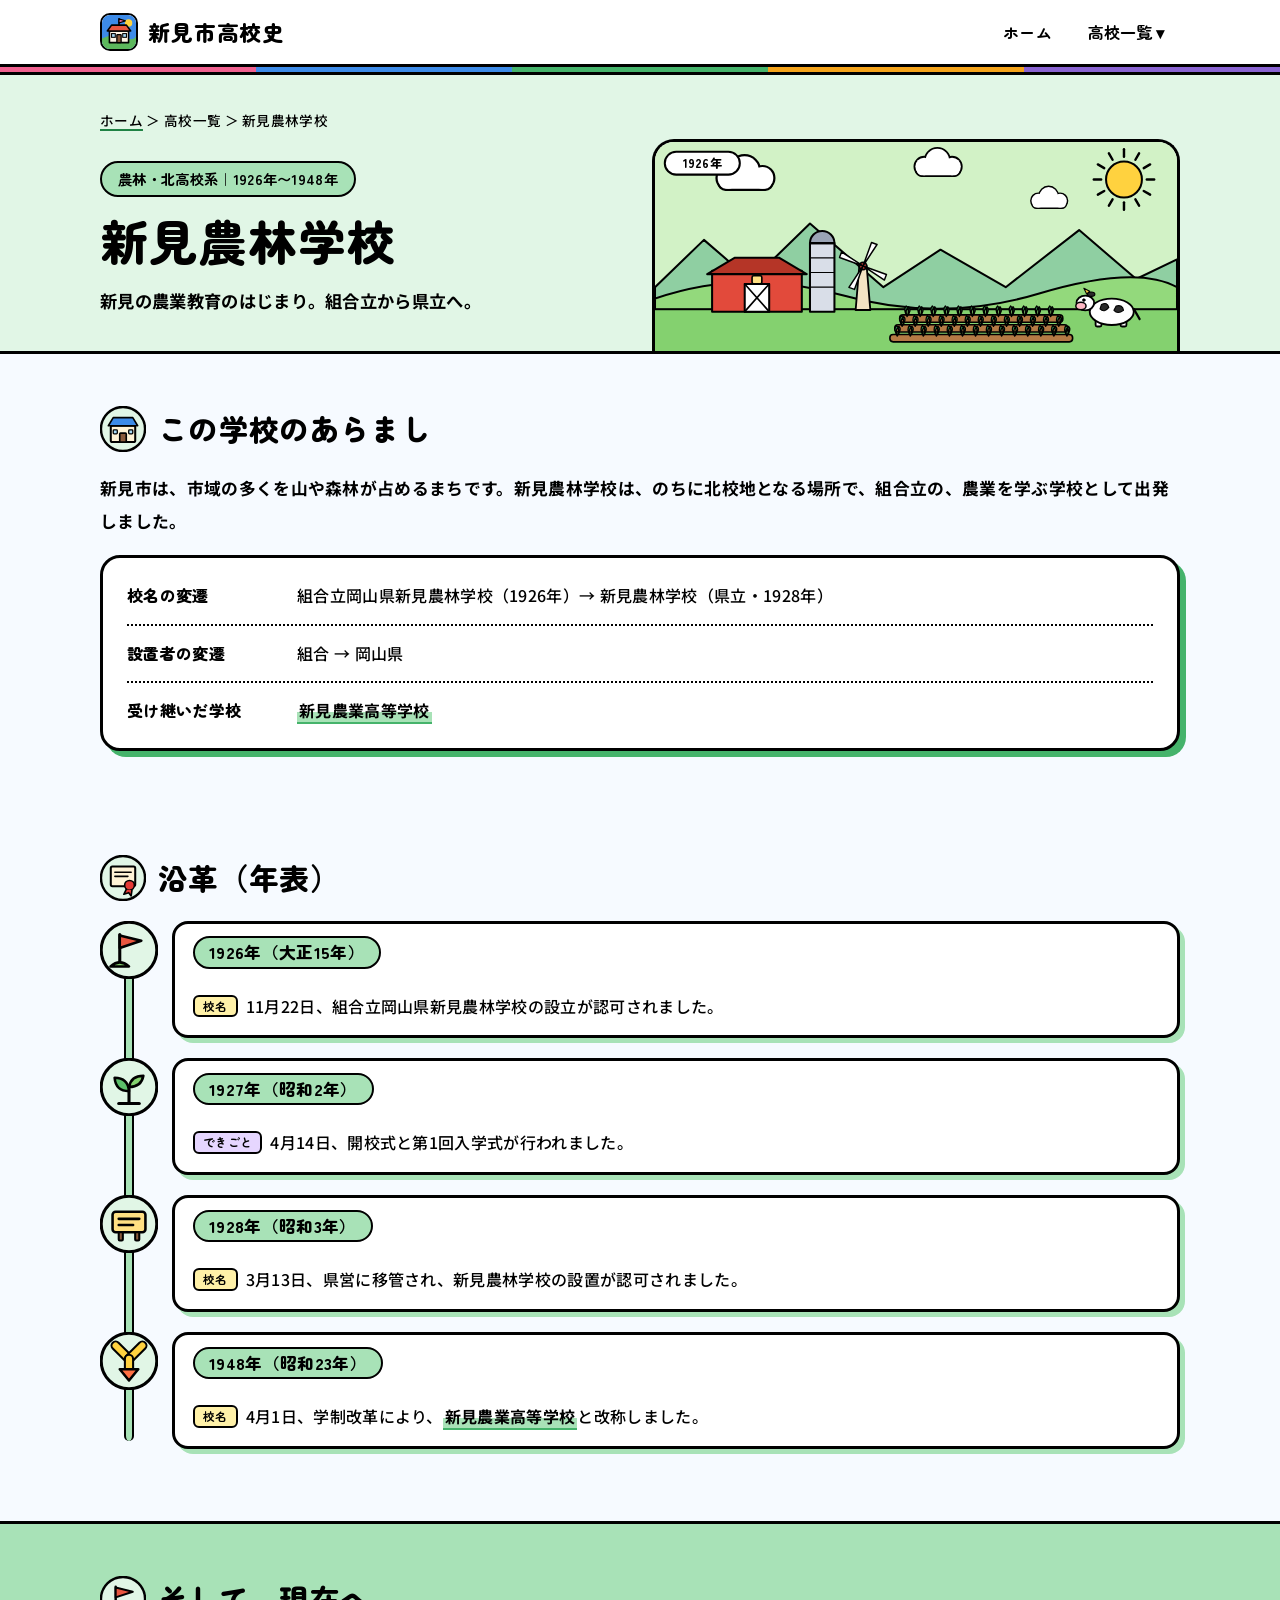
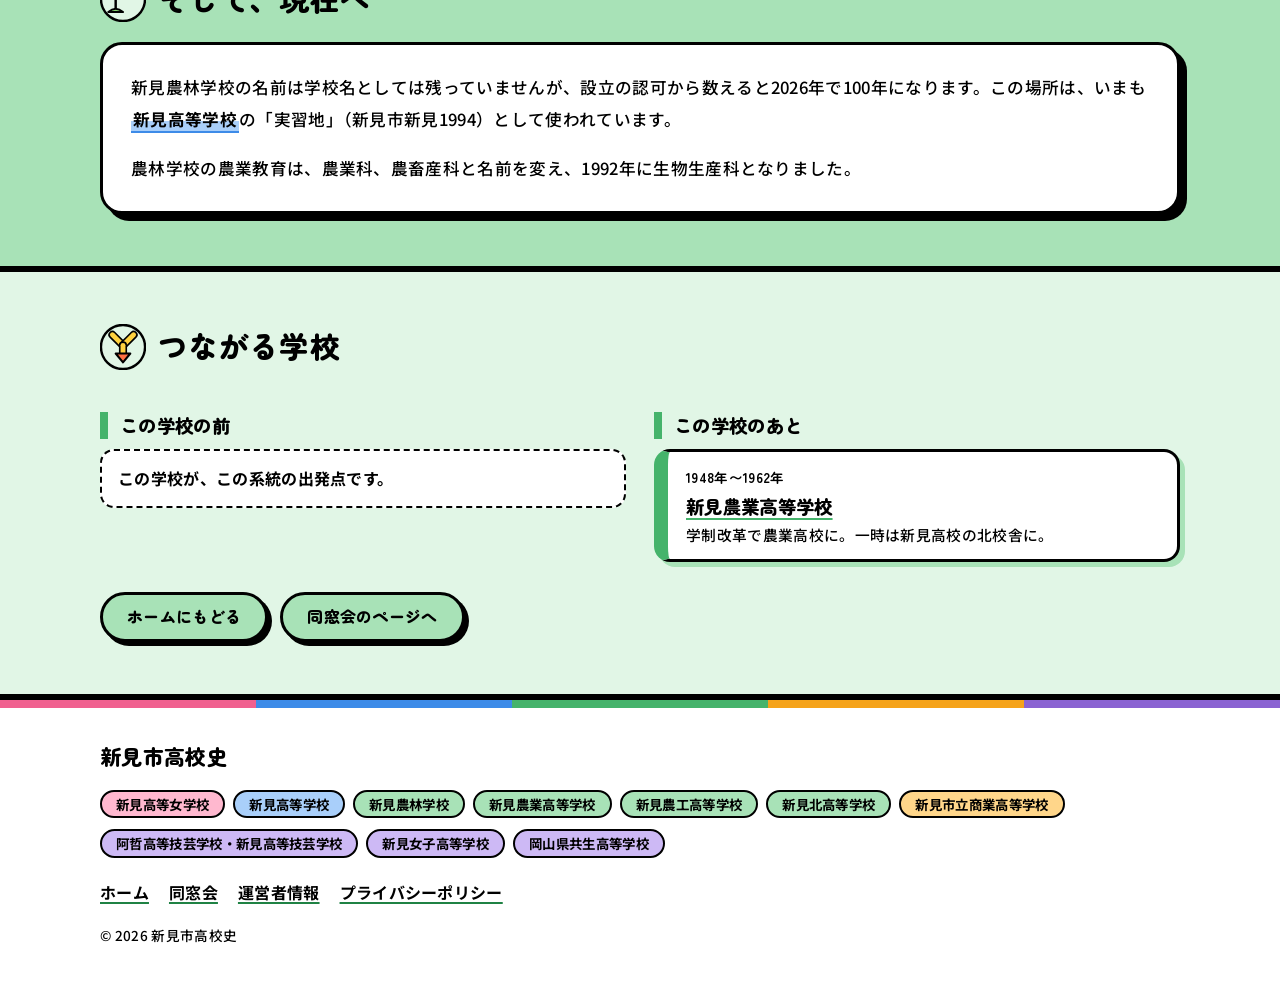
<file: school/norin.html>
<!DOCTYPE html>
<html lang="ja">
<head>
<meta charset="utf-8">
<meta name="viewport" content="width=device-width, initial-scale=1">
<title>新見農林学校の沿革｜新見市高校史</title>
<meta name="description" content="新見農林学校（1926年〜1948年）の沿革。新見の農業教育のはじまり。組合立から県立へ。">
<meta name="robots" content="noindex, follow">
<meta name="theme-color" content="#3D8BE8">
<link rel="icon" href="../favicon.ico" sizes="any">
<link rel="icon" href="../favicon.svg" type="image/svg+xml">
<link rel="apple-touch-icon" href="../apple-touch-icon.png">
<link rel="preconnect" href="https://fonts.googleapis.com">
<link rel="preconnect" href="https://fonts.gstatic.com" crossorigin>
<link href="https://fonts.googleapis.com/css2?family=Noto+Sans+JP:wght@400;500;700&family=Zen+Maru+Gothic:wght@500;700;900&display=swap" rel="stylesheet">
<link rel="stylesheet" href="../style.css">
<!-- 解析タグ（Googleアナリティクスなど）を使う場合は、ここに貼り付けます -->
</head>
<body class="t-green">
<a class="skip" href="#main">本文へ移動</a>
<header class="site-header">
  <div class="wrap bar">
    <a class="brand" href="../index.html"><img src="../favicon.svg" alt="" width="38" height="38"><span>新見市高校史</span></a>
    <nav class="gnav" aria-label="メインメニュー">
      <a href="../index.html">ホーム</a>
      <div class="dd">
        <button class="dd-btn" type="button" aria-expanded="false" aria-controls="dd-panel">高校一覧<span aria-hidden="true"> ▾</span></button>
        <div class="dd-panel" id="dd-panel" hidden><div class="dd-group t-rose"><p class="dd-title">女学校の系統</p><ul><li><a href="jogakko.html">新見高等女学校<small>1918年〜1948年</small></a></li></ul></div><div class="dd-group t-blue"><p class="dd-title">新見高校</p><ul><li><a href="niimi.html">新見高等学校<small>1948年〜現在</small></a></li></ul></div><div class="dd-group t-green"><p class="dd-title">農林・北高校の系統</p><ul><li><a href="norin.html">新見農林学校<small>1926年〜1948年</small></a></li><li><a href="nogyo.html">新見農業高等学校<small>1948年〜1962年</small></a></li><li><a href="nokou.html">新見農工高等学校<small>1962年〜1977年</small></a></li><li><a href="kita.html">新見北高等学校<small>1977年〜2007年</small></a></li></ul></div><div class="dd-group t-orange"><p class="dd-title">商業高校</p><ul><li><a href="shogyo.html">新見市立商業高等学校<small>〜1977年</small></a></li></ul></div><div class="dd-group t-purple"><p class="dd-title">技芸・共生の系統</p><ul><li><a href="gigei.html">阿哲高等技芸学校・新見高等技芸学校<small>1950年〜</small></a></li><li><a href="jyoshi.html">新見女子高等学校<small>1969年〜1996年</small></a></li><li><a href="kyousei.html">岡山県共生高等学校<small>1996年〜現在</small></a></li></ul></div></div>
      </div>
    </nav>
  </div>
  <div class="stripe" aria-hidden="true"></div>
</header>
<main id="main">
<section class="hero t-green">
  <div class="wrap hero-grid">
    <div class="hero-text">
      <p class="crumb"><a href="../index.html">ホーム</a> ＞ 高校一覧 ＞ 新見農林学校</p>
      <p class="badge">農林・北高校系｜1926年〜1948年</p>
      <h1>新見農林学校</h1>
      <p class="lead">新見の農業教育のはじまり。組合立から県立へ。</p>
      
    </div>
    <div class="hero-art"><svg class="ill" viewBox="0 0 640 260" xmlns="http://www.w3.org/2000/svg" role="img" aria-label="納屋とサイロ、畑と牛のイラスト"><rect width="640" height="260" fill="#D2F2C6"/><line x1="603.0" y1="46.0" x2="612.0" y2="46.0" stroke="#000" stroke-width="3" stroke-linecap="round"/><line x1="599.2487113059643" y1="60.0" x2="607.0429399400242" y2="64.5" stroke="#000" stroke-width="3" stroke-linecap="round"/><line x1="589.0" y1="70.24871130596428" x2="593.5" y2="78.04293994002423" stroke="#000" stroke-width="3" stroke-linecap="round"/><line x1="575.0" y1="74.0" x2="575.0" y2="83.0" stroke="#000" stroke-width="3" stroke-linecap="round"/><line x1="561.0" y1="70.24871130596429" x2="556.5" y2="78.04293994002424" stroke="#000" stroke-width="3" stroke-linecap="round"/><line x1="550.7512886940357" y1="60.0" x2="542.9570600599758" y2="64.5" stroke="#000" stroke-width="3" stroke-linecap="round"/><line x1="547.0" y1="46.0" x2="538.0" y2="46.00000000000001" stroke="#000" stroke-width="3" stroke-linecap="round"/><line x1="550.7512886940357" y1="31.999999999999996" x2="542.9570600599758" y2="27.499999999999996" stroke="#000" stroke-width="3" stroke-linecap="round"/><line x1="561.0" y1="21.751288694035726" x2="556.5" y2="13.957060059975781" stroke="#000" stroke-width="3" stroke-linecap="round"/><line x1="575.0" y1="18.0" x2="575.0" y2="9.0" stroke="#000" stroke-width="3" stroke-linecap="round"/><line x1="589.0" y1="21.75128869403572" x2="593.5" y2="13.957060059975774" stroke="#000" stroke-width="3" stroke-linecap="round"/><line x1="599.2487113059643" y1="31.999999999999986" x2="607.0429399400242" y2="27.499999999999982" stroke="#000" stroke-width="3" stroke-linecap="round"/><circle cx="575" cy="46" r="22" fill="#FFD23F" stroke="#000000" stroke-width="2.5" stroke-linejoin="round" stroke-linecap="round"/><g transform="translate(90 44) scale(1.1)" ><circle cx="0" cy="0" r="12" fill="#000000" stroke="#000000" stroke-width="5.0"/><circle cx="18" cy="-8" r="16" fill="#000000" stroke="#000000" stroke-width="5.0"/><circle cx="38" cy="0" r="12" fill="#000000" stroke="#000000" stroke-width="5.0"/><rect x="-10" y="-2" width="58" height="14" rx="7" fill="#000000" stroke="#000000" stroke-width="5.0"/><circle cx="0" cy="0" r="12" fill="#FFFFFF"/><circle cx="18" cy="-8" r="16" fill="#FFFFFF"/><circle cx="38" cy="0" r="12" fill="#FFFFFF"/><rect x="-10" y="-2" width="58" height="14" rx="7" fill="#FFFFFF"/></g><g transform="translate(330 30) scale(0.9)" ><circle cx="0" cy="0" r="12" fill="#000000" stroke="#000000" stroke-width="5.0"/><circle cx="18" cy="-8" r="16" fill="#000000" stroke="#000000" stroke-width="5.0"/><circle cx="38" cy="0" r="12" fill="#000000" stroke="#000000" stroke-width="5.0"/><rect x="-10" y="-2" width="58" height="14" rx="7" fill="#000000" stroke="#000000" stroke-width="5.0"/><circle cx="0" cy="0" r="12" fill="#FFFFFF"/><circle cx="18" cy="-8" r="16" fill="#FFFFFF"/><circle cx="38" cy="0" r="12" fill="#FFFFFF"/><rect x="-10" y="-2" width="58" height="14" rx="7" fill="#FFFFFF"/></g><g transform="translate(470 72) scale(0.7)" ><circle cx="0" cy="0" r="12" fill="#000000" stroke="#000000" stroke-width="5.0"/><circle cx="18" cy="-8" r="16" fill="#000000" stroke="#000000" stroke-width="5.0"/><circle cx="38" cy="0" r="12" fill="#000000" stroke="#000000" stroke-width="5.0"/><rect x="-10" y="-2" width="58" height="14" rx="7" fill="#000000" stroke="#000000" stroke-width="5.0"/><circle cx="0" cy="0" r="12" fill="#FFFFFF"/><circle cx="18" cy="-8" r="16" fill="#FFFFFF"/><circle cx="38" cy="0" r="12" fill="#FFFFFF"/><rect x="-10" y="-2" width="58" height="14" rx="7" fill="#FFFFFF"/></g><path d="M0,178 L60,120 L118,170 L190,100 L280,178 L350,132 L430,178 L520,108 L590,168 L640,144 L640,208 L0,208 Z" fill="#8FCFA2" stroke="#000000" stroke-width="2.5" stroke-linejoin="round" stroke-linecap="round"/><path d="M0,192 Q110,154 230,188 T470,186 T640,178 L640,260 L0,260 Z" fill="#93D97C" stroke="#000000" stroke-width="2.5" stroke-linejoin="round" stroke-linecap="round"/><rect x="-4" y="205" width="648" height="60" fill="#84D16F" stroke="#000000" stroke-width="2.5"/><rect x="70" y="158" width="110" height="50" rx="0" fill="#E24A3B" stroke="#000000" stroke-width="2.5" stroke-linejoin="round" stroke-linecap="round"/><path d="M64,162 L97.5,142 L152.5,142 L186,162 Z" fill="#B53527" stroke="#000000" stroke-width="2.5" stroke-linejoin="round" stroke-linecap="round"/><rect x="110.0" y="174" width="30" height="34" rx="0" fill="#FFFFFF" stroke="#000000" stroke-width="2.5" stroke-linejoin="round" stroke-linecap="round"/><line x1="110.0" y1="174" x2="140.0" y2="208" stroke="#000000" stroke-width="2" stroke-linecap="round"/><line x1="140.0" y1="174" x2="110.0" y2="208" stroke="#000000" stroke-width="2" stroke-linecap="round"/><rect x="119.0" y="164" width="12" height="10" rx="2" fill="#FFE082" stroke="#000000" stroke-width="2" stroke-linejoin="round" stroke-linecap="round"/><rect x="190" y="124" width="30" height="84" rx="0" fill="#D9DEE8" stroke="#000000" stroke-width="2.5" stroke-linejoin="round" stroke-linecap="round"/><path d="M190,124 a15.0,15.0 0 0 1 30,0 z" fill="#9AA4B5" stroke="#000000" stroke-width="2.5" stroke-linejoin="round" stroke-linecap="round"/><line x1="190" y1="142" x2="220" y2="142" stroke="#000000" stroke-width="1.5" stroke-linecap="round"/><line x1="190" y1="160" x2="220" y2="160" stroke="#000000" stroke-width="1.5" stroke-linecap="round"/><line x1="190" y1="178" x2="220" y2="178" stroke="#000000" stroke-width="1.5" stroke-linecap="round"/><rect x="300" y="212" width="200" height="9" rx="4" fill="#B57A45" stroke="#000000" stroke-width="2"/><path d="M309,214 q-5,-9 -1,-13 q5,4 1,13 M309,214 q6,-8 2,-12 q-5,4 -2,12" fill="#3FA45B" stroke="#000000" stroke-width="1.6" stroke-linejoin="round" stroke-linecap="round"/><path d="M325,214 q-5,-9 -1,-13 q5,4 1,13 M325,214 q6,-8 2,-12 q-5,4 -2,12" fill="#3FA45B" stroke="#000000" stroke-width="1.6" stroke-linejoin="round" stroke-linecap="round"/><path d="M341,214 q-5,-9 -1,-13 q5,4 1,13 M341,214 q6,-8 2,-12 q-5,4 -2,12" fill="#3FA45B" stroke="#000000" stroke-width="1.6" stroke-linejoin="round" stroke-linecap="round"/><path d="M357,214 q-5,-9 -1,-13 q5,4 1,13 M357,214 q6,-8 2,-12 q-5,4 -2,12" fill="#3FA45B" stroke="#000000" stroke-width="1.6" stroke-linejoin="round" stroke-linecap="round"/><path d="M373,214 q-5,-9 -1,-13 q5,4 1,13 M373,214 q6,-8 2,-12 q-5,4 -2,12" fill="#3FA45B" stroke="#000000" stroke-width="1.6" stroke-linejoin="round" stroke-linecap="round"/><path d="M389,214 q-5,-9 -1,-13 q5,4 1,13 M389,214 q6,-8 2,-12 q-5,4 -2,12" fill="#3FA45B" stroke="#000000" stroke-width="1.6" stroke-linejoin="round" stroke-linecap="round"/><path d="M405,214 q-5,-9 -1,-13 q5,4 1,13 M405,214 q6,-8 2,-12 q-5,4 -2,12" fill="#3FA45B" stroke="#000000" stroke-width="1.6" stroke-linejoin="round" stroke-linecap="round"/><path d="M421,214 q-5,-9 -1,-13 q5,4 1,13 M421,214 q6,-8 2,-12 q-5,4 -2,12" fill="#3FA45B" stroke="#000000" stroke-width="1.6" stroke-linejoin="round" stroke-linecap="round"/><path d="M437,214 q-5,-9 -1,-13 q5,4 1,13 M437,214 q6,-8 2,-12 q-5,4 -2,12" fill="#3FA45B" stroke="#000000" stroke-width="1.6" stroke-linejoin="round" stroke-linecap="round"/><path d="M453,214 q-5,-9 -1,-13 q5,4 1,13 M453,214 q6,-8 2,-12 q-5,4 -2,12" fill="#3FA45B" stroke="#000000" stroke-width="1.6" stroke-linejoin="round" stroke-linecap="round"/><path d="M469,214 q-5,-9 -1,-13 q5,4 1,13 M469,214 q6,-8 2,-12 q-5,4 -2,12" fill="#3FA45B" stroke="#000000" stroke-width="1.6" stroke-linejoin="round" stroke-linecap="round"/><path d="M485,214 q-5,-9 -1,-13 q5,4 1,13 M485,214 q6,-8 2,-12 q-5,4 -2,12" fill="#3FA45B" stroke="#000000" stroke-width="1.6" stroke-linejoin="round" stroke-linecap="round"/><rect x="294" y="224" width="212" height="9" rx="4" fill="#B57A45" stroke="#000000" stroke-width="2"/><path d="M303,226 q-5,-9 -1,-13 q5,4 1,13 M303,226 q6,-8 2,-12 q-5,4 -2,12" fill="#3FA45B" stroke="#000000" stroke-width="1.6" stroke-linejoin="round" stroke-linecap="round"/><path d="M319,226 q-5,-9 -1,-13 q5,4 1,13 M319,226 q6,-8 2,-12 q-5,4 -2,12" fill="#3FA45B" stroke="#000000" stroke-width="1.6" stroke-linejoin="round" stroke-linecap="round"/><path d="M335,226 q-5,-9 -1,-13 q5,4 1,13 M335,226 q6,-8 2,-12 q-5,4 -2,12" fill="#3FA45B" stroke="#000000" stroke-width="1.6" stroke-linejoin="round" stroke-linecap="round"/><path d="M351,226 q-5,-9 -1,-13 q5,4 1,13 M351,226 q6,-8 2,-12 q-5,4 -2,12" fill="#3FA45B" stroke="#000000" stroke-width="1.6" stroke-linejoin="round" stroke-linecap="round"/><path d="M367,226 q-5,-9 -1,-13 q5,4 1,13 M367,226 q6,-8 2,-12 q-5,4 -2,12" fill="#3FA45B" stroke="#000000" stroke-width="1.6" stroke-linejoin="round" stroke-linecap="round"/><path d="M383,226 q-5,-9 -1,-13 q5,4 1,13 M383,226 q6,-8 2,-12 q-5,4 -2,12" fill="#3FA45B" stroke="#000000" stroke-width="1.6" stroke-linejoin="round" stroke-linecap="round"/><path d="M399,226 q-5,-9 -1,-13 q5,4 1,13 M399,226 q6,-8 2,-12 q-5,4 -2,12" fill="#3FA45B" stroke="#000000" stroke-width="1.6" stroke-linejoin="round" stroke-linecap="round"/><path d="M415,226 q-5,-9 -1,-13 q5,4 1,13 M415,226 q6,-8 2,-12 q-5,4 -2,12" fill="#3FA45B" stroke="#000000" stroke-width="1.6" stroke-linejoin="round" stroke-linecap="round"/><path d="M431,226 q-5,-9 -1,-13 q5,4 1,13 M431,226 q6,-8 2,-12 q-5,4 -2,12" fill="#3FA45B" stroke="#000000" stroke-width="1.6" stroke-linejoin="round" stroke-linecap="round"/><path d="M447,226 q-5,-9 -1,-13 q5,4 1,13 M447,226 q6,-8 2,-12 q-5,4 -2,12" fill="#3FA45B" stroke="#000000" stroke-width="1.6" stroke-linejoin="round" stroke-linecap="round"/><path d="M463,226 q-5,-9 -1,-13 q5,4 1,13 M463,226 q6,-8 2,-12 q-5,4 -2,12" fill="#3FA45B" stroke="#000000" stroke-width="1.6" stroke-linejoin="round" stroke-linecap="round"/><path d="M479,226 q-5,-9 -1,-13 q5,4 1,13 M479,226 q6,-8 2,-12 q-5,4 -2,12" fill="#3FA45B" stroke="#000000" stroke-width="1.6" stroke-linejoin="round" stroke-linecap="round"/><path d="M495,226 q-5,-9 -1,-13 q5,4 1,13 M495,226 q6,-8 2,-12 q-5,4 -2,12" fill="#3FA45B" stroke="#000000" stroke-width="1.6" stroke-linejoin="round" stroke-linecap="round"/><rect x="288" y="236" width="224" height="9" rx="4" fill="#B57A45" stroke="#000000" stroke-width="2"/><path d="M297,238 q-5,-9 -1,-13 q5,4 1,13 M297,238 q6,-8 2,-12 q-5,4 -2,12" fill="#3FA45B" stroke="#000000" stroke-width="1.6" stroke-linejoin="round" stroke-linecap="round"/><path d="M313,238 q-5,-9 -1,-13 q5,4 1,13 M313,238 q6,-8 2,-12 q-5,4 -2,12" fill="#3FA45B" stroke="#000000" stroke-width="1.6" stroke-linejoin="round" stroke-linecap="round"/><path d="M329,238 q-5,-9 -1,-13 q5,4 1,13 M329,238 q6,-8 2,-12 q-5,4 -2,12" fill="#3FA45B" stroke="#000000" stroke-width="1.6" stroke-linejoin="round" stroke-linecap="round"/><path d="M345,238 q-5,-9 -1,-13 q5,4 1,13 M345,238 q6,-8 2,-12 q-5,4 -2,12" fill="#3FA45B" stroke="#000000" stroke-width="1.6" stroke-linejoin="round" stroke-linecap="round"/><path d="M361,238 q-5,-9 -1,-13 q5,4 1,13 M361,238 q6,-8 2,-12 q-5,4 -2,12" fill="#3FA45B" stroke="#000000" stroke-width="1.6" stroke-linejoin="round" stroke-linecap="round"/><path d="M377,238 q-5,-9 -1,-13 q5,4 1,13 M377,238 q6,-8 2,-12 q-5,4 -2,12" fill="#3FA45B" stroke="#000000" stroke-width="1.6" stroke-linejoin="round" stroke-linecap="round"/><path d="M393,238 q-5,-9 -1,-13 q5,4 1,13 M393,238 q6,-8 2,-12 q-5,4 -2,12" fill="#3FA45B" stroke="#000000" stroke-width="1.6" stroke-linejoin="round" stroke-linecap="round"/><path d="M409,238 q-5,-9 -1,-13 q5,4 1,13 M409,238 q6,-8 2,-12 q-5,4 -2,12" fill="#3FA45B" stroke="#000000" stroke-width="1.6" stroke-linejoin="round" stroke-linecap="round"/><path d="M425,238 q-5,-9 -1,-13 q5,4 1,13 M425,238 q6,-8 2,-12 q-5,4 -2,12" fill="#3FA45B" stroke="#000000" stroke-width="1.6" stroke-linejoin="round" stroke-linecap="round"/><path d="M441,238 q-5,-9 -1,-13 q5,4 1,13 M441,238 q6,-8 2,-12 q-5,4 -2,12" fill="#3FA45B" stroke="#000000" stroke-width="1.6" stroke-linejoin="round" stroke-linecap="round"/><path d="M457,238 q-5,-9 -1,-13 q5,4 1,13 M457,238 q6,-8 2,-12 q-5,4 -2,12" fill="#3FA45B" stroke="#000000" stroke-width="1.6" stroke-linejoin="round" stroke-linecap="round"/><path d="M473,238 q-5,-9 -1,-13 q5,4 1,13 M473,238 q6,-8 2,-12 q-5,4 -2,12" fill="#3FA45B" stroke="#000000" stroke-width="1.6" stroke-linejoin="round" stroke-linecap="round"/><path d="M489,238 q-5,-9 -1,-13 q5,4 1,13 M489,238 q6,-8 2,-12 q-5,4 -2,12" fill="#3FA45B" stroke="#000000" stroke-width="1.6" stroke-linejoin="round" stroke-linecap="round"/><path d="M505,238 q-5,-9 -1,-13 q5,4 1,13 M505,238 q6,-8 2,-12 q-5,4 -2,12" fill="#3FA45B" stroke="#000000" stroke-width="1.6" stroke-linejoin="round" stroke-linecap="round"/><g transform="translate(560 210) scale(0.9)" ><rect x="-22" y="0" width="8" height="18" rx="2" fill="#FFFFFF" stroke="#000000" stroke-width="2.5" stroke-linejoin="round" stroke-linecap="round"/><rect x="12" y="0" width="8" height="18" rx="2" fill="#FFFFFF" stroke="#000000" stroke-width="2.5" stroke-linejoin="round" stroke-linecap="round"/><ellipse cx="0" cy="-2" rx="30" ry="18" fill="#FFFFFF" stroke="#000000" stroke-width="2.5" stroke-linejoin="round" stroke-linecap="round"/><path d="M-14,-12 q8,-4 10,4 q-6,8 -12,2 z" fill="#2B2B2B" stroke="#000000" stroke-width="1.5" stroke-linejoin="round" stroke-linecap="round"/><path d="M6,-10 q9,-2 10,6 q-8,6 -13,0 z" fill="#2B2B2B" stroke="#000000" stroke-width="1.5" stroke-linejoin="round" stroke-linecap="round"/><ellipse cx="-36" cy="-14" rx="12" ry="10" fill="#FFFFFF" stroke="#000000" stroke-width="2.5" stroke-linejoin="round" stroke-linecap="round"/><ellipse cx="-42" cy="-10" rx="7" ry="5" fill="#FFB8C4" stroke="#000000" stroke-width="2" stroke-linejoin="round" stroke-linecap="round"/><circle cx="-38" cy="-18" r="1.8" fill="#000000" stroke="#000000" stroke-width="1" stroke-linejoin="round" stroke-linecap="round"/><path d="M-34,-26 l-4,-8 l8,4 z" fill="#F6C945" stroke="#000000" stroke-width="1.5" stroke-linejoin="round" stroke-linecap="round"/><ellipse cx="-28" cy="-26" rx="5" ry="3" fill="#2B2B2B" stroke="#000000" stroke-width="1.5" stroke-linejoin="round" stroke-linecap="round"/><line x1="30" y1="-6" x2="38" y2="8" stroke="#000000" stroke-width="3" stroke-linecap="round"/></g><g transform="translate(255 206) scale(0.9)" ><polygon points="-10,0 10,0 5,-60 -5,-60" fill="#F3E3C3" stroke="#000000" stroke-width="2.5" stroke-linejoin="round" stroke-linecap="round"/><circle cx="0" cy="-60" r="5" fill="#E24A3B" stroke="#000000" stroke-width="2.5" stroke-linejoin="round" stroke-linecap="round"/><polygon points="0,-60 31.949549106720887,-48.371315126927264 29.21937524633562,-40.85159766600701" fill="#FFFFFF" stroke="#000000" stroke-width="2" stroke-linejoin="round" stroke-linecap="round"/><polygon points="0,-60 -11.628684873072736,-28.050450893279113 -19.148402333992994,-30.78062475366438" fill="#FFFFFF" stroke="#000000" stroke-width="2" stroke-linejoin="round" stroke-linecap="round"/><polygon points="0,-60 -31.949549106720887,-71.62868487307273 -29.21937524633562,-79.14840233399299" fill="#FFFFFF" stroke="#000000" stroke-width="2" stroke-linejoin="round" stroke-linecap="round"/><polygon points="0,-60 11.628684873072746,-91.94954910672088 19.148402333993,-89.2193752463356" fill="#FFFFFF" stroke="#000000" stroke-width="2" stroke-linejoin="round" stroke-linecap="round"/></g><g transform="translate(12 12) scale(1)" ><rect x="0" y="0" width="92" height="28" rx="14" fill="#FFFFFF" stroke="#000000" stroke-width="2.5" stroke-linejoin="round" stroke-linecap="round"/><text x="46" y="20" text-anchor="middle" font-size="15" font-weight="800" fill="#000000" font-family="'Zen Maru Gothic','Noto Sans JP',sans-serif">1926年</text></g></svg></div>
  </div>
</section>
<section class="sec">
  <div class="wrap">
    <h2 class="h2"><span class="h2-ico"><svg class="ico" viewBox="0 0 48 48" xmlns="http://www.w3.org/2000/svg" aria-hidden="true"><circle class="ico-bg" cx="24" cy="24" r="23" stroke="#000000" stroke-width="2.5"/><g transform="translate(3.6 3.6) scale(0.85)"><rect x="9" y="20" width="30" height="20" rx="2" fill="#FFF3D6" stroke="#000000" stroke-width="2.5" stroke-linejoin="round" stroke-linecap="round"/><polygon points="6,20 42,20 36,10 12,10" fill="#3D8BE8" stroke="#000000" stroke-width="2" stroke-linejoin="round" stroke-linecap="round"/><rect x="20" y="29" width="8" height="11" rx="1" fill="#8A5A3B" stroke="#000000" stroke-width="2" stroke-linejoin="round" stroke-linecap="round"/><rect x="12" y="25" width="5" height="5" rx="1" fill="#A8DBF7" stroke="#000000" stroke-width="1.6" stroke-linejoin="round" stroke-linecap="round"/><rect x="31" y="25" width="5" height="5" rx="1" fill="#A8DBF7" stroke="#000000" stroke-width="1.6" stroke-linejoin="round" stroke-linecap="round"/></g></svg></span>この学校のあらまし</h2>
    <p class="intro">新見市は、市域の多くを山や森林が占めるまちです。新見農林学校は、のちに北校地となる場所で、組合立の、農業を学ぶ学校として出発しました。</p>
    <div class="card"><dl class="info"><div class="row"><dt>校名の変遷</dt><dd>組合立岡山県新見農林学校（1926年）→ 新見農林学校（県立・1928年）</dd></div><div class="row"><dt>設置者の変遷</dt><dd>組合 → 岡山県</dd></div><div class="row"><dt>受け継いだ学校</dt><dd><a class="sl t-green" href="nogyo.html">新見農業高等学校</a></dd></div></dl></div>
    
  </div>
</section>
<section class="sec">
  <div class="wrap">
    <h2 class="h2"><span class="h2-ico"><svg class="ico" viewBox="0 0 48 48" xmlns="http://www.w3.org/2000/svg" aria-hidden="true"><circle class="ico-bg" cx="24" cy="24" r="23" stroke="#000000" stroke-width="2.5"/><g transform="translate(3.6 3.6) scale(0.85)"><rect x="9" y="10" width="30" height="24" rx="2" fill="#FFF3D6" stroke="#000000" stroke-width="2.5" stroke-linejoin="round" stroke-linecap="round"/><line x1="14" y1="17" x2="34" y2="17" stroke="#000000" stroke-width="2" stroke-linecap="round"/><line x1="14" y1="22" x2="30" y2="22" stroke="#000000" stroke-width="2" stroke-linecap="round"/><circle cx="32" cy="33" r="6" fill="#E53935" stroke="#000000" stroke-width="2" stroke-linejoin="round" stroke-linecap="round"/><path d="M28,38 l-3,6 l6,-2 l3,4 l1,-7" fill="#E53935" stroke="#000000" stroke-width="2" stroke-linejoin="round" stroke-linecap="round"/></g></svg></span>沿革（年表）</h2>
    
    <ol class="tl" data-tl><li class="ev tag-name" data-tag="name"><div class="ev-ico"><svg class="ico" viewBox="0 0 48 48" xmlns="http://www.w3.org/2000/svg" aria-hidden="true"><circle class="ico-bg" cx="24" cy="24" r="23" stroke="#000000" stroke-width="2.5"/><g transform="translate(3.6 3.6) scale(0.85)"><line x1="15" y1="9" x2="15" y2="38" stroke="#000000" stroke-width="3" stroke-linecap="round"/><polygon points="15,10 36,15 15,22" fill="#E8563F" stroke="#000000" stroke-width="2.5" stroke-linejoin="round" stroke-linecap="round"/><path d="M6,40 q9,-8 18,0 z" fill="#84D16F" stroke="#000000" stroke-width="2.5" stroke-linejoin="round" stroke-linecap="round"/></g></svg></div><div class="ev-body"><p class="ev-year">1926年（大正15年）</p><p class="ev-text"><span class="tag">校名</span>11月22日、組合立岡山県新見農林学校の設立が認可されました。</p></div></li><li class="ev tag-event" data-tag="event"><div class="ev-ico"><svg class="ico" viewBox="0 0 48 48" xmlns="http://www.w3.org/2000/svg" aria-hidden="true"><circle class="ico-bg" cx="24" cy="24" r="23" stroke="#000000" stroke-width="2.5"/><g transform="translate(3.6 3.6) scale(0.85)"><path d="M24,40 v-16" fill="none" stroke="#000000" stroke-width="3" stroke-linejoin="round" stroke-linecap="round"/><path d="M24,28 q-13,0 -14,-13 q13,0 14,13" fill="#5BBF6A" stroke="#000000" stroke-width="2.5" stroke-linejoin="round" stroke-linecap="round"/><path d="M24,24 q12,0 14,-11 q-12,0 -14,11" fill="#84D16F" stroke="#000000" stroke-width="2.5" stroke-linejoin="round" stroke-linecap="round"/><path d="M14,40 h20" fill="none" stroke="#000000" stroke-width="3" stroke-linejoin="round" stroke-linecap="round"/></g></svg></div><div class="ev-body"><p class="ev-year">1927年（昭和2年）</p><p class="ev-text"><span class="tag">できごと</span>4月14日、開校式と第1回入学式が行われました。</p></div></li><li class="ev tag-name" data-tag="name"><div class="ev-ico"><svg class="ico" viewBox="0 0 48 48" xmlns="http://www.w3.org/2000/svg" aria-hidden="true"><circle class="ico-bg" cx="24" cy="24" r="23" stroke="#000000" stroke-width="2.5"/><g transform="translate(3.6 3.6) scale(0.85)"><rect x="8" y="12" width="32" height="20" rx="3" fill="#FFE082" stroke="#000000" stroke-width="2.5" stroke-linejoin="round" stroke-linecap="round"/><line x1="14" y1="19" x2="34" y2="19" stroke="#000000" stroke-width="2.5" stroke-linecap="round"/><line x1="14" y1="25" x2="28" y2="25" stroke="#000000" stroke-width="2.5" stroke-linecap="round"/><rect x="14" y="32" width="4" height="8" rx="1" fill="#8A5A3B" stroke="#000000" stroke-width="2" stroke-linejoin="round" stroke-linecap="round"/><rect x="30" y="32" width="4" height="8" rx="1" fill="#8A5A3B" stroke="#000000" stroke-width="2" stroke-linejoin="round" stroke-linecap="round"/></g></svg></div><div class="ev-body"><p class="ev-year">1928年（昭和3年）</p><p class="ev-text"><span class="tag">校名</span>3月13日、県営に移管され、新見農林学校の設置が認可されました。</p></div></li><li class="ev tag-name" data-tag="name"><div class="ev-ico"><svg class="ico" viewBox="0 0 48 48" xmlns="http://www.w3.org/2000/svg" aria-hidden="true"><circle class="ico-bg" cx="24" cy="24" r="23" stroke="#000000" stroke-width="2.5"/><g transform="translate(3.6 3.6) scale(0.85)"><line x1="11" y1="9" x2="24" y2="22" stroke="#000000" stroke-width="10" stroke-linecap="round"/><line x1="11" y1="9" x2="24" y2="22" stroke="#FFD23F" stroke-width="6" stroke-linecap="round"/><line x1="37" y1="9" x2="24" y2="22" stroke="#000000" stroke-width="10" stroke-linecap="round"/><line x1="37" y1="9" x2="24" y2="22" stroke="#FFD23F" stroke-width="6" stroke-linecap="round"/><line x1="24" y1="22" x2="24" y2="33" stroke="#000000" stroke-width="10" stroke-linecap="round"/><line x1="24" y1="22" x2="24" y2="33" stroke="#FFD23F" stroke-width="6" stroke-linecap="round"/><polygon points="15,32 33,32 24,43" fill="#FF7043" stroke="#000000" stroke-width="2.5" stroke-linejoin="round" stroke-linecap="round"/></g></svg></div><div class="ev-body"><p class="ev-year">1948年（昭和23年）</p><p class="ev-text"><span class="tag">校名</span>4月1日、学制改革により、<a class="sl t-green" href="nogyo.html">新見農業高等学校</a>と改称しました。</p></div></li></ol>
  </div>
</section>
<section class="sec now">
  <div class="wrap">
    <h2 class="h2"><span class="h2-ico"><svg class="ico" viewBox="0 0 48 48" xmlns="http://www.w3.org/2000/svg" aria-hidden="true"><circle class="ico-bg" cx="24" cy="24" r="23" stroke="#000000" stroke-width="2.5"/><g transform="translate(3.6 3.6) scale(0.85)"><line x1="15" y1="9" x2="15" y2="38" stroke="#000000" stroke-width="3" stroke-linecap="round"/><polygon points="15,10 36,15 15,22" fill="#E8563F" stroke="#000000" stroke-width="2.5" stroke-linejoin="round" stroke-linecap="round"/><path d="M6,40 q9,-8 18,0 z" fill="#84D16F" stroke="#000000" stroke-width="2.5" stroke-linejoin="round" stroke-linecap="round"/></g></svg></span>そして、現在へ</h2>
    <div class="now-box"><p>新見農林学校の名前は学校名としては残っていませんが、設立の認可から数えると2026年で100年になります。この場所は、いまも<a class="sl t-blue" href="niimi.html">新見高等学校</a>の「実習地」（新見市新見1994）として使われています。</p><p>農林学校の農業教育は、農業科、農畜産科と名前を変え、1992年に生物生産科となりました。</p></div>
  </div>
</section>
<section class="sec alt">
  <div class="wrap">
    <h2 class="h2"><span class="h2-ico"><svg class="ico" viewBox="0 0 48 48" xmlns="http://www.w3.org/2000/svg" aria-hidden="true"><circle class="ico-bg" cx="24" cy="24" r="23" stroke="#000000" stroke-width="2.5"/><g transform="translate(3.6 3.6) scale(0.85)"><line x1="11" y1="9" x2="24" y2="22" stroke="#000000" stroke-width="10" stroke-linecap="round"/><line x1="11" y1="9" x2="24" y2="22" stroke="#FFD23F" stroke-width="6" stroke-linecap="round"/><line x1="37" y1="9" x2="24" y2="22" stroke="#000000" stroke-width="10" stroke-linecap="round"/><line x1="37" y1="9" x2="24" y2="22" stroke="#FFD23F" stroke-width="6" stroke-linecap="round"/><line x1="24" y1="22" x2="24" y2="33" stroke="#000000" stroke-width="10" stroke-linecap="round"/><line x1="24" y1="22" x2="24" y2="33" stroke="#FFD23F" stroke-width="6" stroke-linecap="round"/><polygon points="15,32 33,32 24,43" fill="#FF7043" stroke="#000000" stroke-width="2.5" stroke-linejoin="round" stroke-linecap="round"/></g></svg></span>つながる学校</h2>
    <div class="cols2">
      <div><h3 class="h3">この学校の前</h3><div class="flows"><p class="none">この学校が、この系統の出発点です。</p></div></div>
      <div><h3 class="h3">この学校のあと</h3><div class="flows"><a class="flow t-green" href="nogyo.html"><span class="flow-period">1948年〜1962年</span><strong>新見農業高等学校</strong><span class="flow-one">学制改革で農業高校に。一時は新見高校の北校舎に。</span></a></div></div>
    </div>
    <p class="back"><a class="btn" href="../index.html">ホームにもどる</a> <a class="btn" href="../alumni.html">同窓会のページへ</a></p>
  </div>
</section>
</main>
<footer class="site-footer">
  <div class="stripe" aria-hidden="true"></div>
  <div class="wrap">
    <p class="foot-title">新見市高校史</p>
    <ul class="foot-chips"><li><a class="fchip t-rose" href="jogakko.html">新見高等女学校</a></li><li><a class="fchip t-blue" href="niimi.html">新見高等学校</a></li><li><a class="fchip t-green" href="norin.html">新見農林学校</a></li><li><a class="fchip t-green" href="nogyo.html">新見農業高等学校</a></li><li><a class="fchip t-green" href="nokou.html">新見農工高等学校</a></li><li><a class="fchip t-green" href="kita.html">新見北高等学校</a></li><li><a class="fchip t-orange" href="shogyo.html">新見市立商業高等学校</a></li><li><a class="fchip t-purple" href="gigei.html">阿哲高等技芸学校・新見高等技芸学校</a></li><li><a class="fchip t-purple" href="jyoshi.html">新見女子高等学校</a></li><li><a class="fchip t-purple" href="kyousei.html">岡山県共生高等学校</a></li></ul>
    <ul class="foot-links">
      <li><a href="../index.html">ホーム</a></li>
      <li><a href="../alumni.html">同窓会</a></li>
      <li><a href="../operator.html">運営者情報</a></li>
      <li><a href="../privacy.html">プライバシーポリシー</a></li>
    </ul>
    <p class="copy">© 2026 新見市高校史</p>
  </div>
</footer>
<script src="../script.js" defer></script>
</body>
</html>
</file>
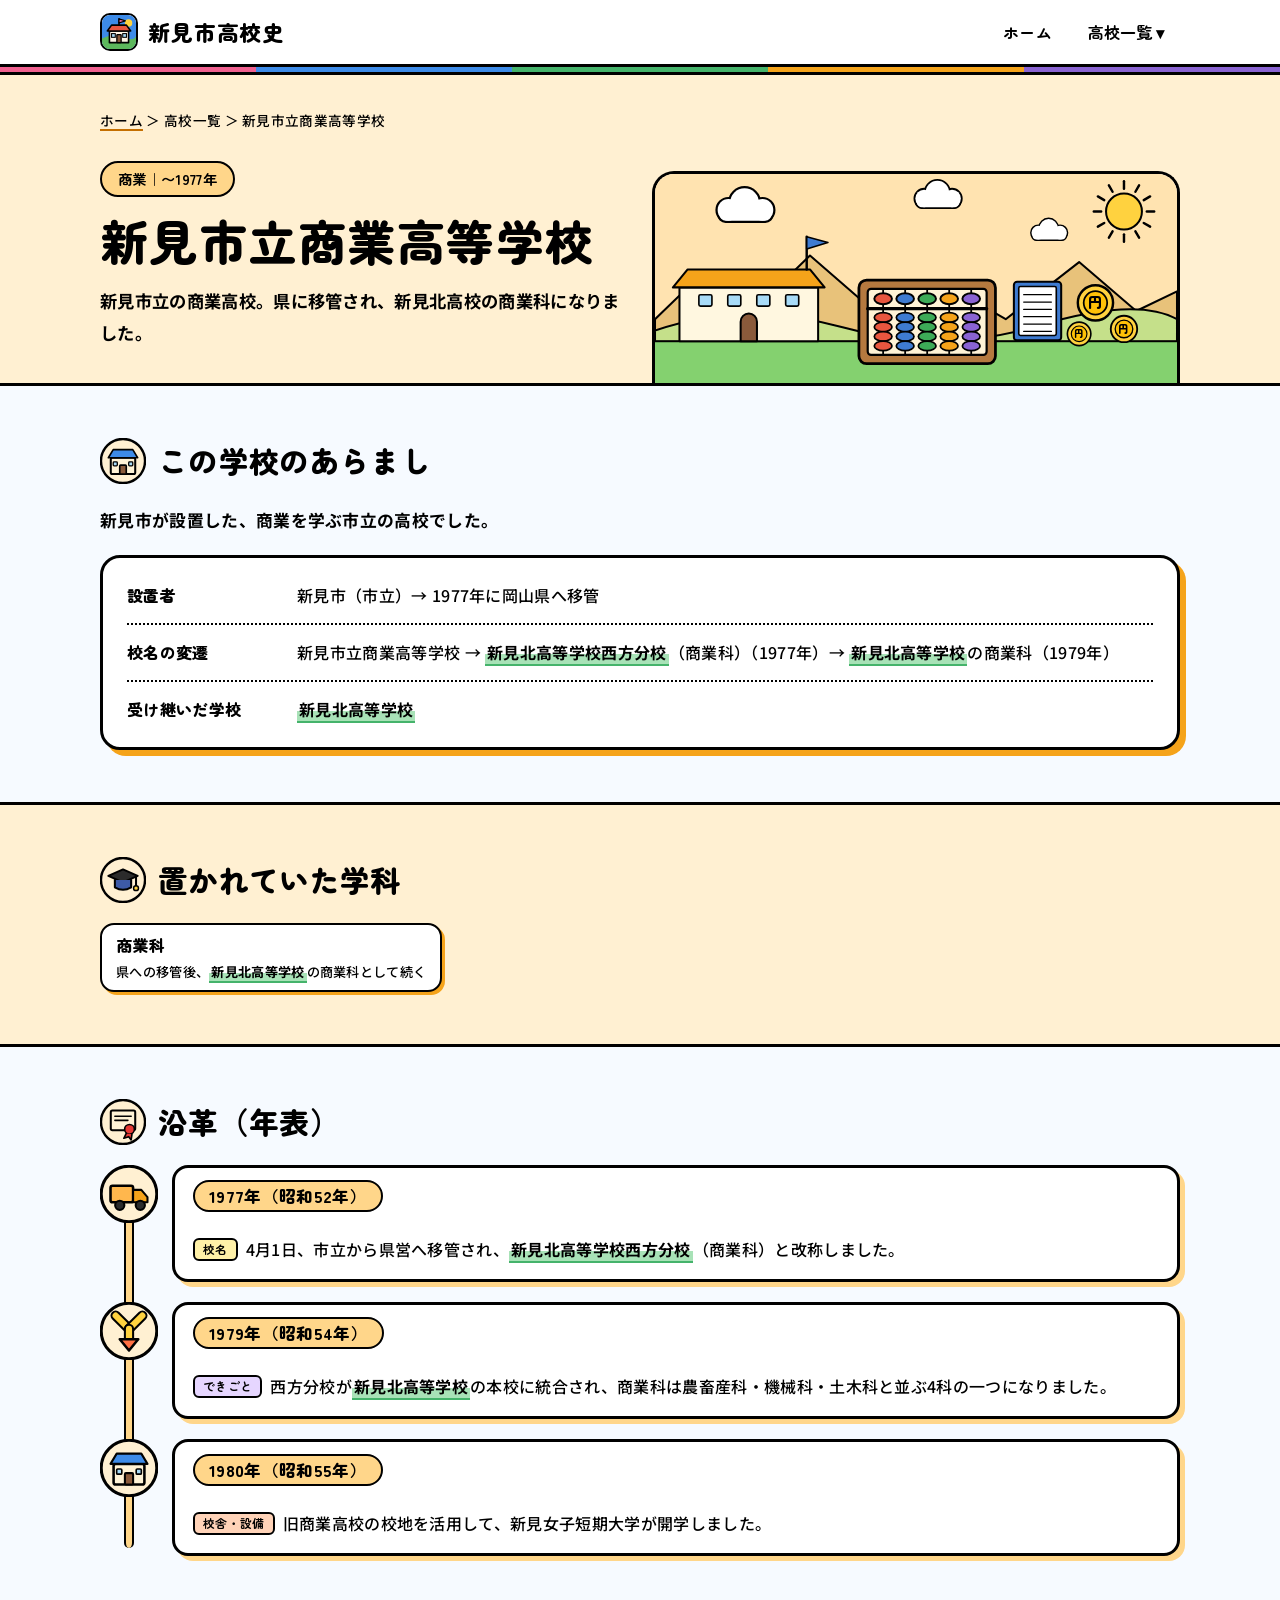
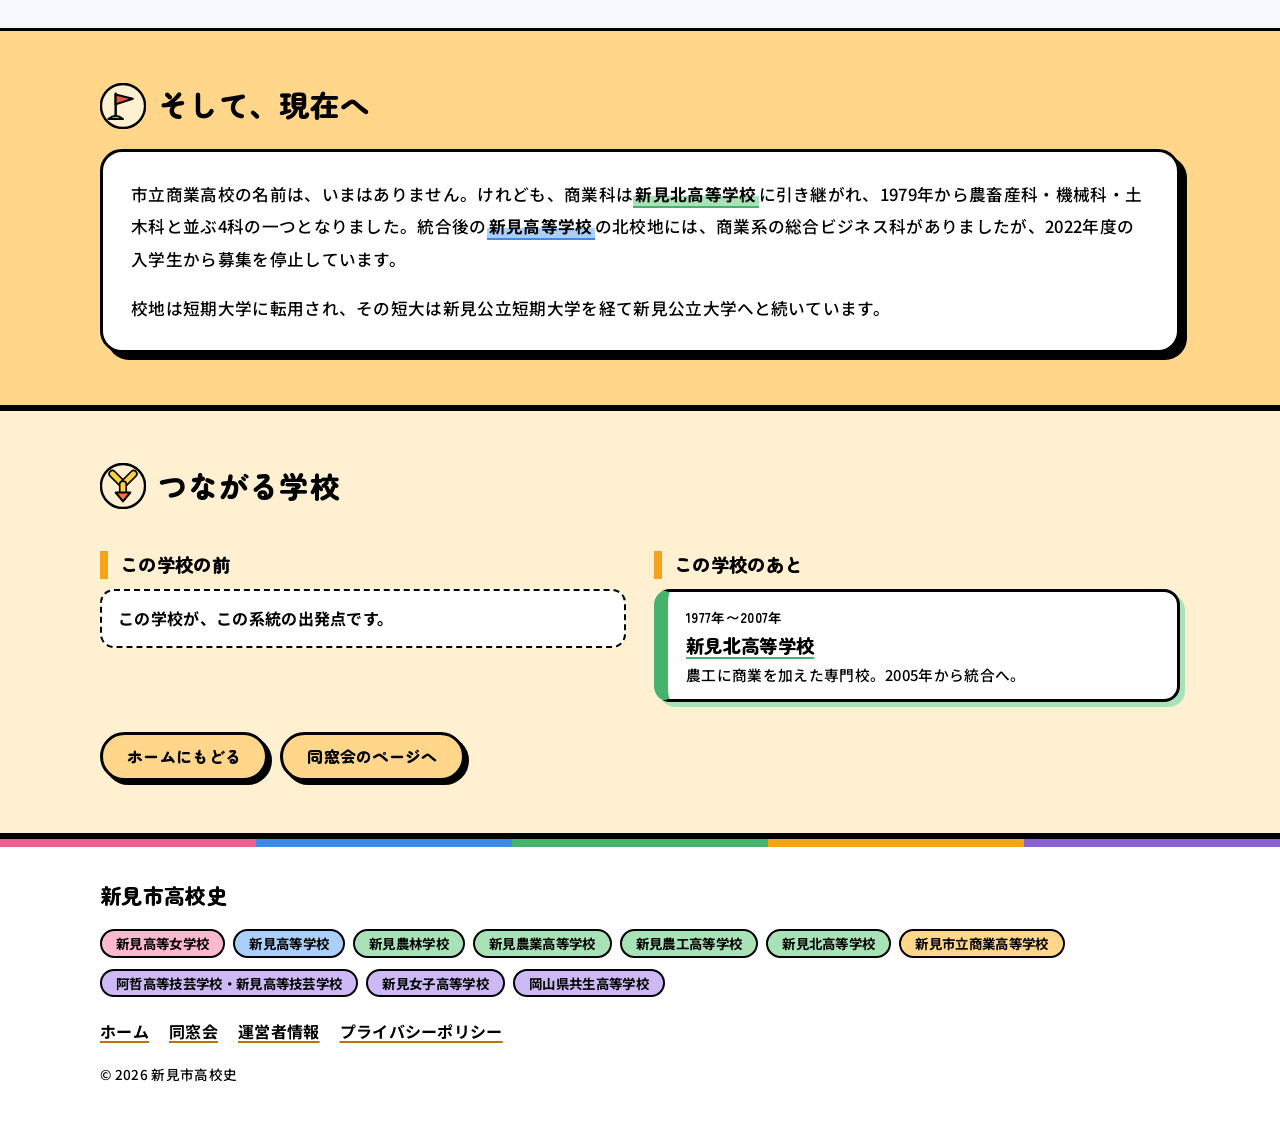
<file: school/shogyo.html>
<!DOCTYPE html>
<html lang="ja">
<head>
<meta charset="utf-8">
<meta name="viewport" content="width=device-width, initial-scale=1">
<title>新見市立商業高等学校の沿革｜新見市高校史</title>
<meta name="description" content="新見市立商業高等学校（〜1977年）の沿革。新見市立の商業高校。県に移管され、新見北高校の商業科になりました。">
<meta name="robots" content="noindex, follow">
<meta name="theme-color" content="#3D8BE8">
<link rel="icon" href="../favicon.ico" sizes="any">
<link rel="icon" href="../favicon.svg" type="image/svg+xml">
<link rel="apple-touch-icon" href="../apple-touch-icon.png">
<link rel="preconnect" href="https://fonts.googleapis.com">
<link rel="preconnect" href="https://fonts.gstatic.com" crossorigin>
<link href="https://fonts.googleapis.com/css2?family=Noto+Sans+JP:wght@400;500;700&family=Zen+Maru+Gothic:wght@500;700;900&display=swap" rel="stylesheet">
<link rel="stylesheet" href="../style.css">
<!-- 解析タグ（Googleアナリティクスなど）を使う場合は、ここに貼り付けます -->
</head>
<body class="t-orange">
<a class="skip" href="#main">本文へ移動</a>
<header class="site-header">
  <div class="wrap bar">
    <a class="brand" href="../index.html"><img src="../favicon.svg" alt="" width="38" height="38"><span>新見市高校史</span></a>
    <nav class="gnav" aria-label="メインメニュー">
      <a href="../index.html">ホーム</a>
      <div class="dd">
        <button class="dd-btn" type="button" aria-expanded="false" aria-controls="dd-panel">高校一覧<span aria-hidden="true"> ▾</span></button>
        <div class="dd-panel" id="dd-panel" hidden><div class="dd-group t-rose"><p class="dd-title">女学校の系統</p><ul><li><a href="jogakko.html">新見高等女学校<small>1918年〜1948年</small></a></li></ul></div><div class="dd-group t-blue"><p class="dd-title">新見高校</p><ul><li><a href="niimi.html">新見高等学校<small>1948年〜現在</small></a></li></ul></div><div class="dd-group t-green"><p class="dd-title">農林・北高校の系統</p><ul><li><a href="norin.html">新見農林学校<small>1926年〜1948年</small></a></li><li><a href="nogyo.html">新見農業高等学校<small>1948年〜1962年</small></a></li><li><a href="nokou.html">新見農工高等学校<small>1962年〜1977年</small></a></li><li><a href="kita.html">新見北高等学校<small>1977年〜2007年</small></a></li></ul></div><div class="dd-group t-orange"><p class="dd-title">商業高校</p><ul><li><a href="shogyo.html">新見市立商業高等学校<small>〜1977年</small></a></li></ul></div><div class="dd-group t-purple"><p class="dd-title">技芸・共生の系統</p><ul><li><a href="gigei.html">阿哲高等技芸学校・新見高等技芸学校<small>1950年〜</small></a></li><li><a href="jyoshi.html">新見女子高等学校<small>1969年〜1996年</small></a></li><li><a href="kyousei.html">岡山県共生高等学校<small>1996年〜現在</small></a></li></ul></div></div>
      </div>
    </nav>
  </div>
  <div class="stripe" aria-hidden="true"></div>
</header>
<main id="main">
<section class="hero t-orange">
  <div class="wrap hero-grid">
    <div class="hero-text">
      <p class="crumb"><a href="../index.html">ホーム</a> ＞ 高校一覧 ＞ 新見市立商業高等学校</p>
      <p class="badge">商業｜〜1977年</p>
      <h1>新見市立商業高等学校</h1>
      <p class="lead">新見市立の商業高校。県に移管され、新見北高校の商業科になりました。</p>
      
    </div>
    <div class="hero-art"><svg class="ill" viewBox="0 0 640 260" xmlns="http://www.w3.org/2000/svg" role="img" aria-label="そろばんと帳簿、硬貨、校舎のイラスト"><rect width="640" height="260" fill="#FFE3B0"/><line x1="603.0" y1="46.0" x2="612.0" y2="46.0" stroke="#000" stroke-width="3" stroke-linecap="round"/><line x1="599.2487113059643" y1="60.0" x2="607.0429399400242" y2="64.5" stroke="#000" stroke-width="3" stroke-linecap="round"/><line x1="589.0" y1="70.24871130596428" x2="593.5" y2="78.04293994002423" stroke="#000" stroke-width="3" stroke-linecap="round"/><line x1="575.0" y1="74.0" x2="575.0" y2="83.0" stroke="#000" stroke-width="3" stroke-linecap="round"/><line x1="561.0" y1="70.24871130596429" x2="556.5" y2="78.04293994002424" stroke="#000" stroke-width="3" stroke-linecap="round"/><line x1="550.7512886940357" y1="60.0" x2="542.9570600599758" y2="64.5" stroke="#000" stroke-width="3" stroke-linecap="round"/><line x1="547.0" y1="46.0" x2="538.0" y2="46.00000000000001" stroke="#000" stroke-width="3" stroke-linecap="round"/><line x1="550.7512886940357" y1="31.999999999999996" x2="542.9570600599758" y2="27.499999999999996" stroke="#000" stroke-width="3" stroke-linecap="round"/><line x1="561.0" y1="21.751288694035726" x2="556.5" y2="13.957060059975781" stroke="#000" stroke-width="3" stroke-linecap="round"/><line x1="575.0" y1="18.0" x2="575.0" y2="9.0" stroke="#000" stroke-width="3" stroke-linecap="round"/><line x1="589.0" y1="21.75128869403572" x2="593.5" y2="13.957060059975774" stroke="#000" stroke-width="3" stroke-linecap="round"/><line x1="599.2487113059643" y1="31.999999999999986" x2="607.0429399400242" y2="27.499999999999982" stroke="#000" stroke-width="3" stroke-linecap="round"/><circle cx="575" cy="46" r="22" fill="#FFD23F" stroke="#000000" stroke-width="2.5" stroke-linejoin="round" stroke-linecap="round"/><g transform="translate(90 44) scale(1.1)" ><circle cx="0" cy="0" r="12" fill="#000000" stroke="#000000" stroke-width="5.0"/><circle cx="18" cy="-8" r="16" fill="#000000" stroke="#000000" stroke-width="5.0"/><circle cx="38" cy="0" r="12" fill="#000000" stroke="#000000" stroke-width="5.0"/><rect x="-10" y="-2" width="58" height="14" rx="7" fill="#000000" stroke="#000000" stroke-width="5.0"/><circle cx="0" cy="0" r="12" fill="#FFFFFF"/><circle cx="18" cy="-8" r="16" fill="#FFFFFF"/><circle cx="38" cy="0" r="12" fill="#FFFFFF"/><rect x="-10" y="-2" width="58" height="14" rx="7" fill="#FFFFFF"/></g><g transform="translate(330 30) scale(0.9)" ><circle cx="0" cy="0" r="12" fill="#000000" stroke="#000000" stroke-width="5.0"/><circle cx="18" cy="-8" r="16" fill="#000000" stroke="#000000" stroke-width="5.0"/><circle cx="38" cy="0" r="12" fill="#000000" stroke="#000000" stroke-width="5.0"/><rect x="-10" y="-2" width="58" height="14" rx="7" fill="#000000" stroke="#000000" stroke-width="5.0"/><circle cx="0" cy="0" r="12" fill="#FFFFFF"/><circle cx="18" cy="-8" r="16" fill="#FFFFFF"/><circle cx="38" cy="0" r="12" fill="#FFFFFF"/><rect x="-10" y="-2" width="58" height="14" rx="7" fill="#FFFFFF"/></g><g transform="translate(470 72) scale(0.7)" ><circle cx="0" cy="0" r="12" fill="#000000" stroke="#000000" stroke-width="5.0"/><circle cx="18" cy="-8" r="16" fill="#000000" stroke="#000000" stroke-width="5.0"/><circle cx="38" cy="0" r="12" fill="#000000" stroke="#000000" stroke-width="5.0"/><rect x="-10" y="-2" width="58" height="14" rx="7" fill="#000000" stroke="#000000" stroke-width="5.0"/><circle cx="0" cy="0" r="12" fill="#FFFFFF"/><circle cx="18" cy="-8" r="16" fill="#FFFFFF"/><circle cx="38" cy="0" r="12" fill="#FFFFFF"/><rect x="-10" y="-2" width="58" height="14" rx="7" fill="#FFFFFF"/></g><path d="M0,178 L60,120 L118,170 L190,100 L280,178 L350,132 L430,178 L520,108 L590,168 L640,144 L640,208 L0,208 Z" fill="#E8C27A" stroke="#000000" stroke-width="2.5" stroke-linejoin="round" stroke-linecap="round"/><path d="M0,192 Q110,154 230,188 T470,186 T640,178 L640,260 L0,260 Z" fill="#C5E08A" stroke="#000000" stroke-width="2.5" stroke-linejoin="round" stroke-linecap="round"/><rect x="-4" y="205" width="648" height="60" fill="#84D16F" stroke="#000000" stroke-width="2.5"/><rect x="30" y="139" width="170" height="66" rx="0" fill="#FFF7E0" stroke="#000000" stroke-width="2.5" stroke-linejoin="round" stroke-linecap="round"/><polygon points="22,139 208,139 190,117 40,117" fill="#F5A31A" stroke="#000000" stroke-width="2.5" stroke-linejoin="round" stroke-linecap="round"/><rect x="53.8" y="148" width="16" height="14" rx="2" fill="#A8DBF7" stroke="#000000" stroke-width="2" stroke-linejoin="round" stroke-linecap="round"/><rect x="89.2" y="148" width="16" height="14" rx="2" fill="#A8DBF7" stroke="#000000" stroke-width="2" stroke-linejoin="round" stroke-linecap="round"/><rect x="124.8" y="148" width="16" height="14" rx="2" fill="#A8DBF7" stroke="#000000" stroke-width="2" stroke-linejoin="round" stroke-linecap="round"/><rect x="160.2" y="148" width="16" height="14" rx="2" fill="#A8DBF7" stroke="#000000" stroke-width="2" stroke-linejoin="round" stroke-linecap="round"/><path d="M105.0,205 v-24 a10,10 0 0 1 20,0 v24 z" fill="#8A5A3B" stroke="#000000" stroke-width="2.5" stroke-linejoin="round" stroke-linecap="round"/><line x1="186" y1="117" x2="186" y2="77" stroke="#000000" stroke-width="3" stroke-linecap="round"/><polygon points="186,77 212,84 186,92" fill="#3E7BD1" stroke="#000000" stroke-width="2" stroke-linejoin="round" stroke-linecap="round"/><g transform="translate(250 130) scale(1.35)" ><rect x="0" y="0" width="124" height="76" rx="7" fill="#B5793F" stroke="#000000" stroke-width="2.5" stroke-linejoin="round" stroke-linecap="round"/><rect x="8" y="8" width="108" height="60" rx="3" fill="#FFF3D6" stroke="#000000" stroke-width="2" stroke-linejoin="round" stroke-linecap="round"/><line x1="8" y1="26" x2="116" y2="26" stroke="#000000" stroke-width="3" stroke-linecap="round"/><line x1="22" y1="8" x2="22" y2="68" stroke="#000000" stroke-width="1.6" stroke-linecap="round"/><ellipse cx="22" cy="17" rx="8" ry="5" fill="#E8563F" stroke="#000000" stroke-width="1.8" stroke-linejoin="round" stroke-linecap="round"/><ellipse cx="22" cy="34.0" rx="8" ry="4.4" fill="#E8563F" stroke="#000000" stroke-width="1.6" stroke-linejoin="round" stroke-linecap="round"/><ellipse cx="22" cy="42.6" rx="8" ry="4.4" fill="#E8563F" stroke="#000000" stroke-width="1.6" stroke-linejoin="round" stroke-linecap="round"/><ellipse cx="22" cy="51.2" rx="8" ry="4.4" fill="#E8563F" stroke="#000000" stroke-width="1.6" stroke-linejoin="round" stroke-linecap="round"/><ellipse cx="22" cy="59.8" rx="8" ry="4.4" fill="#E8563F" stroke="#000000" stroke-width="1.6" stroke-linejoin="round" stroke-linecap="round"/><line x1="42" y1="8" x2="42" y2="68" stroke="#000000" stroke-width="1.6" stroke-linecap="round"/><ellipse cx="42" cy="17" rx="8" ry="5" fill="#3E7BD1" stroke="#000000" stroke-width="1.8" stroke-linejoin="round" stroke-linecap="round"/><ellipse cx="42" cy="34.0" rx="8" ry="4.4" fill="#3E7BD1" stroke="#000000" stroke-width="1.6" stroke-linejoin="round" stroke-linecap="round"/><ellipse cx="42" cy="42.6" rx="8" ry="4.4" fill="#3E7BD1" stroke="#000000" stroke-width="1.6" stroke-linejoin="round" stroke-linecap="round"/><ellipse cx="42" cy="51.2" rx="8" ry="4.4" fill="#3E7BD1" stroke="#000000" stroke-width="1.6" stroke-linejoin="round" stroke-linecap="round"/><ellipse cx="42" cy="59.8" rx="8" ry="4.4" fill="#3E7BD1" stroke="#000000" stroke-width="1.6" stroke-linejoin="round" stroke-linecap="round"/><line x1="62" y1="8" x2="62" y2="68" stroke="#000000" stroke-width="1.6" stroke-linecap="round"/><ellipse cx="62" cy="17" rx="8" ry="5" fill="#3DAA57" stroke="#000000" stroke-width="1.8" stroke-linejoin="round" stroke-linecap="round"/><ellipse cx="62" cy="34.0" rx="8" ry="4.4" fill="#3DAA57" stroke="#000000" stroke-width="1.6" stroke-linejoin="round" stroke-linecap="round"/><ellipse cx="62" cy="42.6" rx="8" ry="4.4" fill="#3DAA57" stroke="#000000" stroke-width="1.6" stroke-linejoin="round" stroke-linecap="round"/><ellipse cx="62" cy="51.2" rx="8" ry="4.4" fill="#3DAA57" stroke="#000000" stroke-width="1.6" stroke-linejoin="round" stroke-linecap="round"/><ellipse cx="62" cy="59.8" rx="8" ry="4.4" fill="#3DAA57" stroke="#000000" stroke-width="1.6" stroke-linejoin="round" stroke-linecap="round"/><line x1="82" y1="8" x2="82" y2="68" stroke="#000000" stroke-width="1.6" stroke-linecap="round"/><ellipse cx="82" cy="17" rx="8" ry="5" fill="#F5A31A" stroke="#000000" stroke-width="1.8" stroke-linejoin="round" stroke-linecap="round"/><ellipse cx="82" cy="34.0" rx="8" ry="4.4" fill="#F5A31A" stroke="#000000" stroke-width="1.6" stroke-linejoin="round" stroke-linecap="round"/><ellipse cx="82" cy="42.6" rx="8" ry="4.4" fill="#F5A31A" stroke="#000000" stroke-width="1.6" stroke-linejoin="round" stroke-linecap="round"/><ellipse cx="82" cy="51.2" rx="8" ry="4.4" fill="#F5A31A" stroke="#000000" stroke-width="1.6" stroke-linejoin="round" stroke-linecap="round"/><ellipse cx="82" cy="59.8" rx="8" ry="4.4" fill="#F5A31A" stroke="#000000" stroke-width="1.6" stroke-linejoin="round" stroke-linecap="round"/><line x1="102" y1="8" x2="102" y2="68" stroke="#000000" stroke-width="1.6" stroke-linecap="round"/><ellipse cx="102" cy="17" rx="8" ry="5" fill="#8A63D2" stroke="#000000" stroke-width="1.8" stroke-linejoin="round" stroke-linecap="round"/><ellipse cx="102" cy="34.0" rx="8" ry="4.4" fill="#8A63D2" stroke="#000000" stroke-width="1.6" stroke-linejoin="round" stroke-linecap="round"/><ellipse cx="102" cy="42.6" rx="8" ry="4.4" fill="#8A63D2" stroke="#000000" stroke-width="1.6" stroke-linejoin="round" stroke-linecap="round"/><ellipse cx="102" cy="51.2" rx="8" ry="4.4" fill="#8A63D2" stroke="#000000" stroke-width="1.6" stroke-linejoin="round" stroke-linecap="round"/><ellipse cx="102" cy="59.8" rx="8" ry="4.4" fill="#8A63D2" stroke="#000000" stroke-width="1.6" stroke-linejoin="round" stroke-linecap="round"/></g><g transform="translate(440 132) scale(1.0)" ><rect x="0" y="0" width="58" height="72" rx="4" fill="#3E7BD1" stroke="#000000" stroke-width="2.5" stroke-linejoin="round" stroke-linecap="round"/><rect x="6" y="6" width="46" height="60" rx="2" fill="#FFFFFF" stroke="#000000" stroke-width="2" stroke-linejoin="round" stroke-linecap="round"/><line x1="12" y1="16" x2="46" y2="16" stroke="#000000" stroke-width="1.5" stroke-linecap="round"/><line x1="12" y1="25" x2="46" y2="25" stroke="#000000" stroke-width="1.5" stroke-linecap="round"/><line x1="12" y1="34" x2="46" y2="34" stroke="#000000" stroke-width="1.5" stroke-linecap="round"/><line x1="12" y1="43" x2="46" y2="43" stroke="#000000" stroke-width="1.5" stroke-linecap="round"/><line x1="12" y1="52" x2="46" y2="52" stroke="#000000" stroke-width="1.5" stroke-linecap="round"/><line x1="12" y1="61" x2="46" y2="61" stroke="#000000" stroke-width="1.5" stroke-linecap="round"/></g><g transform="translate(540 158) scale(1.2)" ><circle cx="0" cy="0" r="18" fill="#FFD23F" stroke="#000000" stroke-width="2.5" stroke-linejoin="round" stroke-linecap="round"/><circle cx="0" cy="0" r="12" fill="#FFC107" stroke="#000000" stroke-width="1.8" stroke-linejoin="round" stroke-linecap="round"/><text x="0" y="5.5" text-anchor="middle" font-size="15" font-weight="800" fill="#000000" font-family="'Zen Maru Gothic','Noto Sans JP',sans-serif">円</text></g><g transform="translate(575 190) scale(0.9)" ><circle cx="0" cy="0" r="18" fill="#FFD23F" stroke="#000000" stroke-width="2.5" stroke-linejoin="round" stroke-linecap="round"/><circle cx="0" cy="0" r="12" fill="#FFC107" stroke="#000000" stroke-width="1.8" stroke-linejoin="round" stroke-linecap="round"/><text x="0" y="5.5" text-anchor="middle" font-size="15" font-weight="800" fill="#000000" font-family="'Zen Maru Gothic','Noto Sans JP',sans-serif">円</text></g><g transform="translate(520 196) scale(0.8)" ><circle cx="0" cy="0" r="18" fill="#FFD23F" stroke="#000000" stroke-width="2.5" stroke-linejoin="round" stroke-linecap="round"/><circle cx="0" cy="0" r="12" fill="#FFC107" stroke="#000000" stroke-width="1.8" stroke-linejoin="round" stroke-linecap="round"/><text x="0" y="5.5" text-anchor="middle" font-size="15" font-weight="800" fill="#000000" font-family="'Zen Maru Gothic','Noto Sans JP',sans-serif">円</text></g></svg></div>
  </div>
</section>
<section class="sec">
  <div class="wrap">
    <h2 class="h2"><span class="h2-ico"><svg class="ico" viewBox="0 0 48 48" xmlns="http://www.w3.org/2000/svg" aria-hidden="true"><circle class="ico-bg" cx="24" cy="24" r="23" stroke="#000000" stroke-width="2.5"/><g transform="translate(3.6 3.6) scale(0.85)"><rect x="9" y="20" width="30" height="20" rx="2" fill="#FFF3D6" stroke="#000000" stroke-width="2.5" stroke-linejoin="round" stroke-linecap="round"/><polygon points="6,20 42,20 36,10 12,10" fill="#3D8BE8" stroke="#000000" stroke-width="2" stroke-linejoin="round" stroke-linecap="round"/><rect x="20" y="29" width="8" height="11" rx="1" fill="#8A5A3B" stroke="#000000" stroke-width="2" stroke-linejoin="round" stroke-linecap="round"/><rect x="12" y="25" width="5" height="5" rx="1" fill="#A8DBF7" stroke="#000000" stroke-width="1.6" stroke-linejoin="round" stroke-linecap="round"/><rect x="31" y="25" width="5" height="5" rx="1" fill="#A8DBF7" stroke="#000000" stroke-width="1.6" stroke-linejoin="round" stroke-linecap="round"/></g></svg></span>この学校のあらまし</h2>
    <p class="intro">新見市が設置した、商業を学ぶ市立の高校でした。</p>
    <div class="card"><dl class="info"><div class="row"><dt>設置者</dt><dd>新見市（市立）→ 1977年に岡山県へ移管</dd></div><div class="row"><dt>校名の変遷</dt><dd>新見市立商業高等学校 → <a class="sl t-green" href="kita.html">新見北高等学校西方分校</a>（商業科）（1977年）→ <a class="sl t-green" href="kita.html">新見北高等学校</a>の商業科（1979年）</dd></div><div class="row"><dt>受け継いだ学校</dt><dd><a class="sl t-green" href="kita.html">新見北高等学校</a></dd></div></dl></div>
    
  </div>
</section>
<section class="sec alt">
  <div class="wrap">
    <h2 class="h2"><span class="h2-ico"><svg class="ico" viewBox="0 0 48 48" xmlns="http://www.w3.org/2000/svg" aria-hidden="true"><circle class="ico-bg" cx="24" cy="24" r="23" stroke="#000000" stroke-width="2.5"/><g transform="translate(3.6 3.6) scale(0.85)"><polygon points="6,19 24,11 42,19 24,27" fill="#2B2B2B" stroke="#000000" stroke-width="2.5" stroke-linejoin="round" stroke-linecap="round"/><path d="M14,24 v9 q10,6 20,0 v-9" fill="#3D5AA8" stroke="#000000" stroke-width="2.5" stroke-linejoin="round" stroke-linecap="round"/><line x1="40" y1="20" x2="40" y2="32" stroke="#000000" stroke-width="2.5" stroke-linecap="round"/><circle cx="40" cy="34" r="3" fill="#FFD23F" stroke="#000000" stroke-width="1.8" stroke-linejoin="round" stroke-linecap="round"/></g></svg></span>置かれていた学科</h2>
    <ul class="chips"><li class="chip"><b>商業科</b><small>県への移管後、<a class="sl t-green" href="kita.html">新見北高等学校</a>の商業科として続く</small></li></ul>
    
    
  </div>
</section>
<section class="sec">
  <div class="wrap">
    <h2 class="h2"><span class="h2-ico"><svg class="ico" viewBox="0 0 48 48" xmlns="http://www.w3.org/2000/svg" aria-hidden="true"><circle class="ico-bg" cx="24" cy="24" r="23" stroke="#000000" stroke-width="2.5"/><g transform="translate(3.6 3.6) scale(0.85)"><rect x="9" y="10" width="30" height="24" rx="2" fill="#FFF3D6" stroke="#000000" stroke-width="2.5" stroke-linejoin="round" stroke-linecap="round"/><line x1="14" y1="17" x2="34" y2="17" stroke="#000000" stroke-width="2" stroke-linecap="round"/><line x1="14" y1="22" x2="30" y2="22" stroke="#000000" stroke-width="2" stroke-linecap="round"/><circle cx="32" cy="33" r="6" fill="#E53935" stroke="#000000" stroke-width="2" stroke-linejoin="round" stroke-linecap="round"/><path d="M28,38 l-3,6 l6,-2 l3,4 l1,-7" fill="#E53935" stroke="#000000" stroke-width="2" stroke-linejoin="round" stroke-linecap="round"/></g></svg></span>沿革（年表）</h2>
    
    <ol class="tl" data-tl><li class="ev tag-name" data-tag="name"><div class="ev-ico"><svg class="ico" viewBox="0 0 48 48" xmlns="http://www.w3.org/2000/svg" aria-hidden="true"><circle class="ico-bg" cx="24" cy="24" r="23" stroke="#000000" stroke-width="2.5"/><g transform="translate(3.6 3.6) scale(0.85)"><rect x="6" y="16" width="22" height="16" rx="2" fill="#FFB74D" stroke="#000000" stroke-width="2.5" stroke-linejoin="round" stroke-linecap="round"/><path d="M28,20 h8 l6,7 v5 h-14 z" fill="#F5A31A" stroke="#000000" stroke-width="2" stroke-linejoin="round" stroke-linecap="round"/><circle cx="15" cy="35" r="4.5" fill="#2B2B2B" stroke="#000000" stroke-width="2" stroke-linejoin="round" stroke-linecap="round"/><circle cx="35" cy="35" r="4.5" fill="#2B2B2B" stroke="#000000" stroke-width="2" stroke-linejoin="round" stroke-linecap="round"/></g></svg></div><div class="ev-body"><p class="ev-year">1977年（昭和52年）</p><p class="ev-text"><span class="tag">校名</span>4月1日、市立から県営へ移管され、<a class="sl t-green" href="kita.html">新見北高等学校西方分校</a>（商業科）と改称しました。</p></div></li><li class="ev tag-event" data-tag="event"><div class="ev-ico"><svg class="ico" viewBox="0 0 48 48" xmlns="http://www.w3.org/2000/svg" aria-hidden="true"><circle class="ico-bg" cx="24" cy="24" r="23" stroke="#000000" stroke-width="2.5"/><g transform="translate(3.6 3.6) scale(0.85)"><line x1="11" y1="9" x2="24" y2="22" stroke="#000000" stroke-width="10" stroke-linecap="round"/><line x1="11" y1="9" x2="24" y2="22" stroke="#FFD23F" stroke-width="6" stroke-linecap="round"/><line x1="37" y1="9" x2="24" y2="22" stroke="#000000" stroke-width="10" stroke-linecap="round"/><line x1="37" y1="9" x2="24" y2="22" stroke="#FFD23F" stroke-width="6" stroke-linecap="round"/><line x1="24" y1="22" x2="24" y2="33" stroke="#000000" stroke-width="10" stroke-linecap="round"/><line x1="24" y1="22" x2="24" y2="33" stroke="#FFD23F" stroke-width="6" stroke-linecap="round"/><polygon points="15,32 33,32 24,43" fill="#FF7043" stroke="#000000" stroke-width="2.5" stroke-linejoin="round" stroke-linecap="round"/></g></svg></div><div class="ev-body"><p class="ev-year">1979年（昭和54年）</p><p class="ev-text"><span class="tag">できごと</span>西方分校が<a class="sl t-green" href="kita.html">新見北高等学校</a>の本校に統合され、商業科は農畜産科・機械科・土木科と並ぶ4科の一つになりました。</p></div></li><li class="ev tag-fac" data-tag="fac"><div class="ev-ico"><svg class="ico" viewBox="0 0 48 48" xmlns="http://www.w3.org/2000/svg" aria-hidden="true"><circle class="ico-bg" cx="24" cy="24" r="23" stroke="#000000" stroke-width="2.5"/><g transform="translate(3.6 3.6) scale(0.85)"><rect x="9" y="20" width="30" height="20" rx="2" fill="#FFF3D6" stroke="#000000" stroke-width="2.5" stroke-linejoin="round" stroke-linecap="round"/><polygon points="6,20 42,20 36,10 12,10" fill="#3D8BE8" stroke="#000000" stroke-width="2" stroke-linejoin="round" stroke-linecap="round"/><rect x="20" y="29" width="8" height="11" rx="1" fill="#8A5A3B" stroke="#000000" stroke-width="2" stroke-linejoin="round" stroke-linecap="round"/><rect x="12" y="25" width="5" height="5" rx="1" fill="#A8DBF7" stroke="#000000" stroke-width="1.6" stroke-linejoin="round" stroke-linecap="round"/><rect x="31" y="25" width="5" height="5" rx="1" fill="#A8DBF7" stroke="#000000" stroke-width="1.6" stroke-linejoin="round" stroke-linecap="round"/></g></svg></div><div class="ev-body"><p class="ev-year">1980年（昭和55年）</p><p class="ev-text"><span class="tag">校舎・設備</span>旧商業高校の校地を活用して、新見女子短期大学が開学しました。</p></div></li></ol>
  </div>
</section>
<section class="sec now">
  <div class="wrap">
    <h2 class="h2"><span class="h2-ico"><svg class="ico" viewBox="0 0 48 48" xmlns="http://www.w3.org/2000/svg" aria-hidden="true"><circle class="ico-bg" cx="24" cy="24" r="23" stroke="#000000" stroke-width="2.5"/><g transform="translate(3.6 3.6) scale(0.85)"><line x1="15" y1="9" x2="15" y2="38" stroke="#000000" stroke-width="3" stroke-linecap="round"/><polygon points="15,10 36,15 15,22" fill="#E8563F" stroke="#000000" stroke-width="2.5" stroke-linejoin="round" stroke-linecap="round"/><path d="M6,40 q9,-8 18,0 z" fill="#84D16F" stroke="#000000" stroke-width="2.5" stroke-linejoin="round" stroke-linecap="round"/></g></svg></span>そして、現在へ</h2>
    <div class="now-box"><p>市立商業高校の名前は、いまはありません。けれども、商業科は<a class="sl t-green" href="kita.html">新見北高等学校</a>に引き継がれ、1979年から農畜産科・機械科・土木科と並ぶ4科の一つとなりました。統合後の<a class="sl t-blue" href="niimi.html">新見高等学校</a>の北校地には、商業系の総合ビジネス科がありましたが、2022年度の入学生から募集を停止しています。</p><p>校地は短期大学に転用され、その短大は新見公立短期大学を経て新見公立大学へと続いています。</p></div>
  </div>
</section>
<section class="sec alt">
  <div class="wrap">
    <h2 class="h2"><span class="h2-ico"><svg class="ico" viewBox="0 0 48 48" xmlns="http://www.w3.org/2000/svg" aria-hidden="true"><circle class="ico-bg" cx="24" cy="24" r="23" stroke="#000000" stroke-width="2.5"/><g transform="translate(3.6 3.6) scale(0.85)"><line x1="11" y1="9" x2="24" y2="22" stroke="#000000" stroke-width="10" stroke-linecap="round"/><line x1="11" y1="9" x2="24" y2="22" stroke="#FFD23F" stroke-width="6" stroke-linecap="round"/><line x1="37" y1="9" x2="24" y2="22" stroke="#000000" stroke-width="10" stroke-linecap="round"/><line x1="37" y1="9" x2="24" y2="22" stroke="#FFD23F" stroke-width="6" stroke-linecap="round"/><line x1="24" y1="22" x2="24" y2="33" stroke="#000000" stroke-width="10" stroke-linecap="round"/><line x1="24" y1="22" x2="24" y2="33" stroke="#FFD23F" stroke-width="6" stroke-linecap="round"/><polygon points="15,32 33,32 24,43" fill="#FF7043" stroke="#000000" stroke-width="2.5" stroke-linejoin="round" stroke-linecap="round"/></g></svg></span>つながる学校</h2>
    <div class="cols2">
      <div><h3 class="h3">この学校の前</h3><div class="flows"><p class="none">この学校が、この系統の出発点です。</p></div></div>
      <div><h3 class="h3">この学校のあと</h3><div class="flows"><a class="flow t-green" href="kita.html"><span class="flow-period">1977年〜2007年</span><strong>新見北高等学校</strong><span class="flow-one">農工に商業を加えた専門校。2005年から統合へ。</span></a></div></div>
    </div>
    <p class="back"><a class="btn" href="../index.html">ホームにもどる</a> <a class="btn" href="../alumni.html">同窓会のページへ</a></p>
  </div>
</section>
</main>
<footer class="site-footer">
  <div class="stripe" aria-hidden="true"></div>
  <div class="wrap">
    <p class="foot-title">新見市高校史</p>
    <ul class="foot-chips"><li><a class="fchip t-rose" href="jogakko.html">新見高等女学校</a></li><li><a class="fchip t-blue" href="niimi.html">新見高等学校</a></li><li><a class="fchip t-green" href="norin.html">新見農林学校</a></li><li><a class="fchip t-green" href="nogyo.html">新見農業高等学校</a></li><li><a class="fchip t-green" href="nokou.html">新見農工高等学校</a></li><li><a class="fchip t-green" href="kita.html">新見北高等学校</a></li><li><a class="fchip t-orange" href="shogyo.html">新見市立商業高等学校</a></li><li><a class="fchip t-purple" href="gigei.html">阿哲高等技芸学校・新見高等技芸学校</a></li><li><a class="fchip t-purple" href="jyoshi.html">新見女子高等学校</a></li><li><a class="fchip t-purple" href="kyousei.html">岡山県共生高等学校</a></li></ul>
    <ul class="foot-links">
      <li><a href="../index.html">ホーム</a></li>
      <li><a href="../alumni.html">同窓会</a></li>
      <li><a href="../operator.html">運営者情報</a></li>
      <li><a href="../privacy.html">プライバシーポリシー</a></li>
    </ul>
    <p class="copy">© 2026 新見市高校史</p>
  </div>
</footer>
<script src="../script.js" defer></script>
</body>
</html>
</file>
<file: style.css>
/* 新見市高校史  スタイル
   すべての文字は濃い黒(#000)。色は背景・枠・イラストで表現し、系統ごとに色分けする。 */

:root {
  --ink: #000;
  --paper: #F6FAFF;
  --rose: #F0608F;   --rose-m: #FFB8CF;   --rose-l: #FFE8F0;   --rose-d: #C7255F;
  --blue: #3D8BE8;   --blue-m: #A9CFFA;   --blue-l: #E3F0FF;   --blue-d: #1B5FB8;
  --green: #45B36B;  --green-m: #A8E2B7;  --green-l: #E1F6E6;  --green-d: #1F8244;
  --orange: #F5A31A; --orange-m: #FFD68A; --orange-l: #FFF0D2; --orange-d: #C46F00;
  --purple: #8A63D2; --purple-m: #CDB9F5; --purple-l: #EFE7FF; --purple-d: #5C36A8;
  --h: 'Zen Maru Gothic', 'Noto Sans JP', 'Hiragino Maru Gothic ProN', 'Yu Gothic', 'Meiryo', sans-serif;
  --b: 'Noto Sans JP', 'Hiragino Kaku Gothic ProN', 'Yu Gothic', 'Meiryo', sans-serif;
}

.t-rose   { --main: var(--rose);   --mid: var(--rose-m);   --light: var(--rose-l);   --dark: var(--rose-d); }
.t-blue   { --main: var(--blue);   --mid: var(--blue-m);   --light: var(--blue-l);   --dark: var(--blue-d); }
.t-green  { --main: var(--green);  --mid: var(--green-m);  --light: var(--green-l);  --dark: var(--green-d); }
.t-orange { --main: var(--orange); --mid: var(--orange-m); --light: var(--orange-l); --dark: var(--orange-d); }
.t-purple { --main: var(--purple); --mid: var(--purple-m); --light: var(--purple-l); --dark: var(--purple-d); }

*, *::before, *::after { box-sizing: border-box; }
html { scroll-behavior: smooth; -webkit-text-size-adjust: 100%; }
body {
  margin: 0; color: var(--ink); background: var(--paper);
  font-family: var(--b); font-weight: 500; font-size: 1rem; line-height: 1.95;
  letter-spacing: .02em; overflow-wrap: anywhere;
}
h1, h2, h3, h4, p, ul, ol, dl, dd { margin: 0; }
p + p { margin-top: 1em; }
img, svg { max-width: 100%; }
a { color: var(--ink); text-decoration-thickness: 2px; text-underline-offset: 3px; text-decoration-color: var(--dark, #000); }
a:hover { text-decoration-color: #000; }
:focus-visible { outline: 3px solid #000; outline-offset: 3px; border-radius: 4px; }
.wrap { width: min(1080px, 100% - 40px); margin-inline: auto; }
.narrow { width: min(820px, 100% - 40px); }
.skip { position: absolute; left: -999px; top: 0; background: #fff; border: 2px solid #000; padding: 8px 14px; z-index: 100; }
.skip:focus { left: 8px; top: 8px; }

/* ---------- ヘッダー ---------- */
.site-header { position: sticky; top: 0; z-index: 50; background: #fff; border-bottom: 3px solid #000; }
.bar { display: flex; align-items: center; justify-content: space-between; gap: 12px; min-height: 64px; }
.brand { display: flex; align-items: center; gap: 10px; text-decoration: none; font-family: var(--h); font-weight: 900; font-size: 1.35rem; letter-spacing: .04em; }
.brand img { border: 2.5px solid #000; border-radius: 10px; }
.stripe { height: 8px; background: linear-gradient(90deg, var(--rose) 0 20%, var(--blue) 20% 40%, var(--green) 40% 60%, var(--orange) 60% 80%, var(--purple) 80% 100%); }
.site-header > .stripe { border-top: 3px solid #000; }
.gnav { display: flex; align-items: center; gap: 4px; font-family: var(--h); font-weight: 700; }
.gnav > a, .dd-btn { display: inline-block; padding: 8px 14px; border-radius: 999px; border: 2.5px solid transparent; text-decoration: none; background: none; color: #000; font: inherit; cursor: pointer; line-height: 1.4; }
.gnav > a:hover, .dd-btn:hover, .dd-btn[aria-expanded="true"] { border-color: #000; background: var(--blue-l); }
.dd { position: relative; }
.dd-panel {
  position: absolute; right: 0; top: calc(100% + 12px); width: min(820px, 92vw);
  background: #fff; border: 3px solid #000; border-radius: 20px; padding: 16px;
  box-shadow: 6px 6px 0 #000; display: grid; grid-template-columns: repeat(3, 1fr); gap: 12px;
  max-height: 78vh; overflow: auto; align-items: start;
}
.dd-panel[hidden] { display: none; }
.dd-group { background: var(--light); border: 2.5px solid #000; border-radius: 14px; padding: 10px 12px; }
.dd-title { font-family: var(--h); font-weight: 900; font-size: .95rem; padding-bottom: 6px; margin-bottom: 6px; border-bottom: 3px solid var(--main); line-height: 1.5; }
.dd-group ul { list-style: none; padding: 0; }
.dd-group a { display: block; padding: 6px 4px; text-decoration: none; font-weight: 700; font-size: .92rem; line-height: 1.5; border-radius: 8px; }
.dd-group a:hover { background: var(--mid); }
.dd-group small { display: block; font-weight: 500; font-size: .78rem; }

/* ---------- ヒーロー ---------- */
.hero { background: var(--light); border-bottom: 3px solid #000; padding: 34px 0 0; overflow: hidden; }
.hero-grid { display: grid; grid-template-columns: 1fr 1fr; gap: 24px; align-items: end; }
.hero-text { padding-bottom: 34px; align-self: center; }
.crumb { font-size: .85rem; line-height: 1.7; margin-bottom: 14px; }
.badge { display: inline-block; background: var(--mid); border: 2.5px solid #000; border-radius: 999px; padding: 2px 16px; font-family: var(--h); font-weight: 700; font-size: .9rem; margin-bottom: 12px; }
.hero h1 { font-family: var(--h); font-weight: 900; font-size: clamp(1.9rem, 5.2vw, 3rem); line-height: 1.3; letter-spacing: .03em; }
.hero .lead { margin-top: 14px; font-size: 1.08rem; font-weight: 700; line-height: 1.85; }
.hero-art { margin-bottom: -3px; }
.hero-art .ill { display: block; width: 100%; height: auto; border: 3px solid #000; border-bottom: 0; border-radius: 22px 22px 0 0; background: #fff; }
.home-hero h1 { font-size: clamp(2.3rem, 7vw, 3.8rem); }
.legend { list-style: none; padding: 0; margin-top: 18px; display: flex; flex-wrap: wrap; gap: 8px; }
.lg { display: inline-flex; align-items: center; gap: 8px; padding: 3px 14px 3px 10px; background: #fff; border: 2.5px solid #000; border-radius: 999px; font-size: .85rem; font-weight: 700; line-height: 1.6; }
.lg .dot { width: 16px; height: 16px; border-radius: 50%; background: var(--main); border: 2.5px solid #000; }

/* ---------- セクション ---------- */
.sec { padding: 52px 0; }
.sec.alt { background: var(--light); border-block: 3px solid #000; }
.sec.band { background: var(--light); border-block: 3px solid #000; }
.sec.band + .sec.band { border-top: 0; }
.sec.now { background: var(--mid); border-block: 3px solid #000; }
.h2 { display: flex; align-items: center; gap: 12px; font-family: var(--h); font-weight: 900; font-size: clamp(1.35rem, 3.6vw, 1.85rem); line-height: 1.5; margin-bottom: 20px; }
.h2-ico { flex: none; width: 46px; height: 46px; }
.h2-ico svg { width: 100%; height: 100%; display: block; }
.h3 { font-family: var(--h); font-weight: 900; font-size: 1.15rem; margin: 22px 0 10px; padding-left: 12px; border-left: 8px solid var(--main); line-height: 1.5; }
.small-h { font-size: 1.3rem; margin-bottom: 8px; }
.intro, .lede { font-size: 1.05rem; margin-bottom: 18px; font-weight: 700; }
.small { font-size: .88rem; margin-top: 8px; }
.ext { margin-top: 14px; }
.none { font-weight: 700; padding: 12px 16px; background: #fff; border: 2.5px dashed #000; border-radius: 14px; }

/* ---------- カード類 ---------- */
.card { background: #fff; border: 3px solid #000; border-radius: 20px; padding: 22px 24px; box-shadow: 6px 6px 0 var(--main); }
.info { display: grid; gap: 0; }
.info .row { display: grid; grid-template-columns: 9.5em 1fr; gap: 6px 18px; padding: 12px 0; border-bottom: 2px dotted #000; }
.info .row:first-child { padding-top: 0; }
.info .row:last-child { border-bottom: 0; padding-bottom: 0; }
.info dt { font-family: var(--h); font-weight: 900; }
.callout { margin-top: 18px; background: #fff; border: 2.5px solid #000; border-left: 12px solid var(--main); border-radius: 12px; padding: 12px 16px; font-weight: 700; }
.chips { list-style: none; padding: 0; display: flex; flex-wrap: wrap; gap: 10px; }
.chip { display: flex; flex-direction: column; gap: 2px; background: #fff; border: 2.5px solid #000; border-radius: 14px; padding: 8px 14px; box-shadow: 3px 3px 0 var(--main); line-height: 1.6; max-width: 100%; }
.chip b { font-family: var(--h); font-weight: 900; }
.chip small { font-size: .82rem; font-weight: 500; max-width: 26em; }
.chip.s { padding: 2px 12px; box-shadow: 2px 2px 0 var(--main); }
.chip.q { min-width: 8em; align-items: flex-start; }
.chip .big { font-family: var(--h); font-weight: 900; font-size: 1.6rem; line-height: 1.3; }

/* 校名リンク */
a.sl { text-decoration: none; font-weight: 700; background: linear-gradient(transparent 58%, var(--mid) 58%); border-bottom: 2px solid var(--main); padding: 0 2px; }
a.sl:hover { background: var(--mid); }

/* ---------- 年表 ---------- */
.filters { display: flex; flex-wrap: wrap; gap: 8px; margin-bottom: 22px; }
.filters button { font: inherit; font-family: var(--h); font-weight: 700; color: #000; background: #fff; border: 2.5px solid #000; border-radius: 999px; padding: 4px 16px; cursor: pointer; }
.filters button[aria-pressed="true"] { background: var(--mid); box-shadow: 3px 3px 0 #000; }
.tl { list-style: none; padding: 0; position: relative; }
.tl::before { content: ""; position: absolute; left: 24px; top: 8px; bottom: 8px; width: 10px; background: var(--mid); border-inline: 2.5px solid #000; border-radius: 6px; }
.ev { display: grid; grid-template-columns: 58px 1fr; gap: 14px; margin-bottom: 20px; position: relative; }
.ev[hidden] { display: none; }
.ev-ico svg { width: 58px; height: 58px; display: block; position: relative; }
.ico-bg { fill: var(--light); }
.ev-body { background: #fff; border: 3px solid #000; border-radius: 16px; padding: 12px 18px 14px; box-shadow: 5px 5px 0 var(--mid); }
.ev-year { display: inline-block; font-family: var(--h); font-weight: 900; font-size: 1.05rem; background: var(--mid); border: 2.5px solid #000; border-radius: 999px; padding: 0 14px; margin-bottom: 6px; line-height: 1.7; }
.ev-text { line-height: 1.9; }
.tag { display: inline-block; font-family: var(--h); font-weight: 700; font-size: .74rem; border: 2px solid #000; border-radius: 6px; padding: 0 8px; margin-right: 8px; vertical-align: 2px; line-height: 1.6; }
.tag-name .tag { background: #FFF1A8; }
.tag-dept .tag { background: #C6ECFF; }
.tag-fac .tag { background: #FFD3B8; }
.tag-event .tag { background: #E6D6FF; }

.now-box { background: #fff; border: 3px solid #000; border-radius: 22px; padding: 26px 28px; box-shadow: 7px 7px 0 #000; font-size: 1.04rem; }
.now-box p { font-weight: 500; }

/* ---------- つながり ---------- */
.cols2 { display: grid; grid-template-columns: 1fr 1fr; gap: 28px; }
.flows { display: grid; gap: 14px; }
.flow { display: grid; gap: 2px; text-decoration: none; background: #fff; border: 3px solid #000; border-left: 14px solid var(--main); border-radius: 16px; padding: 12px 18px; box-shadow: 5px 5px 0 var(--mid); transition: transform .12s, box-shadow .12s; }
.flow:hover { transform: translate(-2px, -2px); box-shadow: 8px 8px 0 var(--main); }
.flow strong { font-family: var(--h); font-weight: 900; font-size: 1.15rem; line-height: 1.5; text-decoration: underline; text-decoration-thickness: 2px; text-decoration-color: var(--main); text-underline-offset: 4px; }
.flow-period { font-family: var(--h); font-weight: 700; font-size: .85rem; }
.flow-one { font-size: .92rem; font-weight: 500; line-height: 1.7; }
.flows.v { max-width: 640px; }
.arrow { text-align: center; font-family: var(--h); font-weight: 700; line-height: 1.5; }
.arrow span { display: block; font-size: 1.4rem; line-height: 1; }
.arrow em { font-style: normal; display: inline-block; background: #fff; border: 2.5px solid #000; border-radius: 999px; padding: 0 14px; font-size: .88rem; margin-top: 2px; }
.merge-row { position: relative; margin-left: 28px; }
.merge-row::before { content: "1977年 県へ移管 ▶ 北高校の商業科に"; display: block; font-family: var(--h); font-weight: 700; font-size: .85rem; margin-bottom: 4px; }
.back { margin-top: 30px; display: flex; flex-wrap: wrap; gap: 12px; }
.btn { display: inline-block; font-family: var(--h); font-weight: 900; text-decoration: none; background: var(--mid); border: 3px solid #000; border-radius: 999px; padding: 6px 24px; box-shadow: 4px 4px 0 #000; }
.btn:hover { background: var(--main); }

/* ---------- ホーム ---------- */
.stats { list-style: none; padding: 0; display: grid; grid-template-columns: repeat(4, 1fr); gap: 16px; }
.stat { background: var(--light); border: 3px solid #000; border-radius: 20px; padding: 14px 16px; box-shadow: 5px 5px 0 var(--main); display: grid; gap: 0; line-height: 1.6; font-weight: 700; }
.stat .num { font-family: var(--h); font-weight: 900; font-size: 2.8rem; line-height: 1.25; }
.jump { margin-top: 26px; display: grid; gap: 8px; box-shadow: 6px 6px 0 var(--blue); }
.jump label { font-family: var(--h); font-weight: 900; }
.jump select { font: inherit; font-weight: 700; color: #000; background: var(--blue-l); border: 3px solid #000; border-radius: 12px; padding: 10px 12px; width: 100%; }
.chart-wrap { overflow-x: auto; background: #fff; border: 3px solid #000; border-radius: 18px; padding: 10px; box-shadow: 6px 6px 0 var(--blue); }
.chart { display: block; min-width: 830px; height: auto; }
.chart-a { cursor: pointer; }
.chart-a:hover text { text-decoration: underline; }
.dept-list { display: grid; gap: 14px; margin-top: 18px; }
.dept-row { display: grid; grid-template-columns: 17em 1fr; gap: 10px 18px; align-items: center; background: #fff; border: 3px solid #000; border-left: 14px solid var(--main); border-radius: 16px; padding: 10px 16px; }
.dept-name { font-family: var(--h); font-weight: 900; text-decoration: none; line-height: 1.5; }
.dept-name small { display: block; font-weight: 700; font-size: .8rem; }
.dept-name:hover { text-decoration: underline; }
.teaser { display: grid; grid-template-columns: 96px 1fr; gap: 20px; align-items: center; margin-bottom: 44px; }
.teaser-art svg { width: 96px; height: 96px; }
.src { margin-top: 16px; background: #fff; border: 2.5px solid #000; border-radius: 12px; padding: 10px 16px; }
.src summary { cursor: pointer; font-family: var(--h); font-weight: 700; }
.src ul { margin: 10px 0 4px; padding-left: 1.3em; }
.src li { margin: 4px 0; font-size: .92rem; line-height: 1.7; }

/* ---------- 同窓会・運営者 ---------- */
.table-wrap { overflow-x: auto; }
.amap { width: 100%; border-collapse: separate; border-spacing: 0; background: #fff; border: 3px solid #000; border-radius: 16px; overflow: hidden; }
.amap th, .amap td { padding: 12px 16px; text-align: left; border-bottom: 2px solid #000; vertical-align: top; line-height: 1.8; }
.amap thead th { background: var(--blue-m); font-family: var(--h); }
.amap tbody tr:last-child th, .amap tbody tr:last-child td { border-bottom: 0; }
.amap tbody th { background: var(--light); font-weight: 700; }
.fill { display: inline-block; background: #FFF59D; border: 2px dashed #000; border-radius: 8px; padding: 0 10px; font-weight: 700; }
.contact { margin-top: 18px; padding: 14px 18px; background: var(--blue-l); border: 2.5px solid #000; border-radius: 14px; }
.contact-title { font-family: var(--h); font-weight: 900; margin-bottom: 4px; }

/* ---------- フッター ---------- */
.site-footer { background: #fff; border-top: 3px solid #000; }
.site-footer .wrap { padding: 28px 0 34px; }
.foot-title { font-family: var(--h); font-weight: 900; font-size: 1.3rem; margin-bottom: 12px; }
.foot-chips, .foot-links { list-style: none; padding: 0; display: flex; flex-wrap: wrap; gap: 8px; }
.fchip { display: inline-block; text-decoration: none; background: var(--mid); border: 2.5px solid #000; border-radius: 999px; padding: 0 14px; font-size: .84rem; font-weight: 700; line-height: 1.8; }
.fchip:hover { background: var(--main); }
.foot-links { margin-top: 18px; gap: 20px; font-weight: 700; }
.copy { margin-top: 14px; font-size: .85rem; }

/* ---------- スマホ ---------- */
@media (max-width: 820px) {
  .hero-grid { grid-template-columns: 1fr; gap: 6px; }
  .hero-text { padding-bottom: 8px; }
  .dd { position: static; }
  .dd-panel { position: absolute; left: 8px; right: 8px; width: auto; top: 100%; margin-top: 8px; grid-template-columns: 1fr; max-height: 70vh; }
  .cols2 { grid-template-columns: 1fr; }
  .stats { grid-template-columns: 1fr 1fr; }
  .dept-row { grid-template-columns: 1fr; }
  .info .row { grid-template-columns: 1fr; gap: 2px; }
}
@media (max-width: 560px) {
  body { font-size: .98rem; line-height: 1.9; }
  .bar { min-height: 56px; }
  .brand { font-size: 1.05rem; }
  .brand img { width: 30px; height: 30px; }
  .gnav > a, .dd-btn { padding: 6px 8px; font-size: .84rem; }
  .sec { padding: 38px 0; }
  .card { padding: 16px 16px; }
  .now-box { padding: 18px 16px; }
  .ev { grid-template-columns: 44px 1fr; gap: 10px; }
  .ev-ico svg { width: 44px; height: 44px; }
  .tl::before { left: 17px; width: 8px; }
  .ev-body { padding: 10px 12px 12px; }
  .teaser { grid-template-columns: 1fr; }
  .h2-ico { width: 38px; height: 38px; }
  .stat .num { font-size: 2.2rem; }
}
@media (prefers-reduced-motion: reduce) {
  html { scroll-behavior: auto; }
  .flow { transition: none; }
}

/* ---------- ホーム：系統ブロックの2カラム ---------- */
.band-grid { display: grid; grid-template-columns: minmax(0, 1.1fr) minmax(0, .9fr); gap: 36px; align-items: start; }
.band-grid .flows.v { max-width: none; }
.band-art { position: sticky; top: 96px; }
.band-art .ill { display: block; width: 100%; height: auto; background: #fff; border: 3px solid #000; border-radius: 20px; box-shadow: 7px 7px 0 var(--main); }
.pair { display: grid; grid-template-columns: 1fr 1fr; gap: 14px; }
.chart-m { display: none; }

@media (max-width: 820px) {
  .band-grid { grid-template-columns: 1fr; gap: 20px; }
  .band-art { position: static; order: -1; }
  .pair { grid-template-columns: 1fr; }
  .chart-d { display: none; }
  .chart-m { display: block; width: 100%; min-width: 0; }
  .chart-wrap { overflow-x: visible; padding: 6px; }
}
@media (max-width: 560px) {
  .site-header { position: relative; }
  .bar { flex-direction: column; align-items: flex-start; gap: 0; padding: 8px 0 6px; }
  .brand { white-space: nowrap; }
  .gnav { width: 100%; justify-content: flex-start; gap: 10px; }
  .gnav > a, .dd-btn { white-space: nowrap; font-size: .88rem; padding: 6px 10px; }
  .dd-panel { top: calc(100% - 6px); }
}

.prose p { font-size: 1.04rem; }
.prose .wish { font-family: var(--h); font-weight: 700; background: #fff; border: 3px solid #000; border-left: 12px solid var(--main); border-radius: 14px; padding: 12px 16px; margin-top: 1.2em; }

.facts { display: grid; grid-template-columns: repeat(2, 1fr); gap: 18px; }
.fact { background: #fff; border: 3px solid #000; border-radius: 16px; padding: 14px 18px 16px; box-shadow: 5px 5px 0 var(--main); }
.fact h3 { font-family: var(--h); font-weight: 900; font-size: 1.08rem; line-height: 1.5; margin-bottom: 6px; padding-bottom: 4px; border-bottom: 3px solid var(--mid); }
.fact p { font-size: .98rem; }
@media (max-width: 820px) { .facts { grid-template-columns: 1fr; } }

/* ---------- フォーム・ポリシー ---------- */
.cform { display: grid; gap: 14px; margin-top: 12px; }
.field { display: grid; gap: 4px; }
.field label { font-family: var(--h); font-weight: 900; }
.cform input[type="text"], .cform input[type="email"], .cform textarea {
  font: inherit; color: #000; background: #fff; width: 100%;
  border: 3px solid #000; border-radius: 12px; padding: 10px 12px; line-height: 1.7;
}
.cform textarea { resize: vertical; min-height: 9em; }
.cform input:focus-visible, .cform textarea:focus-visible { outline: 3px solid var(--blue); outline-offset: 2px; }
.cform .hp { position: absolute; left: -9999px; width: 1px; height: 1px; opacity: 0; }
.agree { display: flex; gap: 10px; align-items: flex-start; font-weight: 700; }
.agree input { width: 22px; height: 22px; margin-top: 6px; accent-color: var(--blue); flex: none; }
.cform .btn { font: inherit; font-family: var(--h); font-weight: 900; color: #000; cursor: pointer; }
.cform .btn:disabled { opacity: .6; cursor: wait; }
.form-msg { font-weight: 700; min-height: 1.6em; }
.policy .h3 { margin-top: 30px; }
.policy ul { padding-left: 1.4em; margin: 8px 0; }
.policy li { margin: 4px 0; }

.notice { margin-top: 22px; background: #fff; border: 2.5px dashed #000; border-radius: 12px; padding: 10px 16px; font-weight: 700; font-size: .95rem; line-height: 1.8; }

/* ---------- 人口のグラフ ---------- */
.pop-grid { display: grid; grid-template-columns: minmax(0, 1.1fr) minmax(0, .9fr); gap: 28px; align-items: start; margin-top: 20px; }
.pop-fig { background: #fff; border: 3px solid #000; border-radius: 18px; padding: 10px; box-shadow: 6px 6px 0 var(--blue); }
.popchart { display: block; width: 100%; height: auto; }
.pop-list { list-style: none; padding: 0; display: grid; gap: 12px; }
.pop-list li { background: #fff; border: 3px solid #000; border-radius: 14px; padding: 10px 14px; line-height: 1.8; }
.poptable th, .poptable td { text-align: right; white-space: nowrap; padding: 8px 12px; }
.poptable thead th { text-align: right; }
.poptable thead th:first-child, .poptable tbody th { text-align: left; }
.poptable tr.proj td, .poptable tr.proj th { background: #EDEDED; }
.small-notes { margin-top: 18px; }
@media (max-width: 820px) { .pop-grid { grid-template-columns: 1fr; } }

.poptable thead th:first-child, .poptable tbody th { width: 8.5em; }
@media (max-width: 560px) { .poptable th, .poptable td { padding: 6px 7px; font-size: .88rem; } .poptable thead th:first-child, .poptable tbody th { width: auto; } }
</file>
